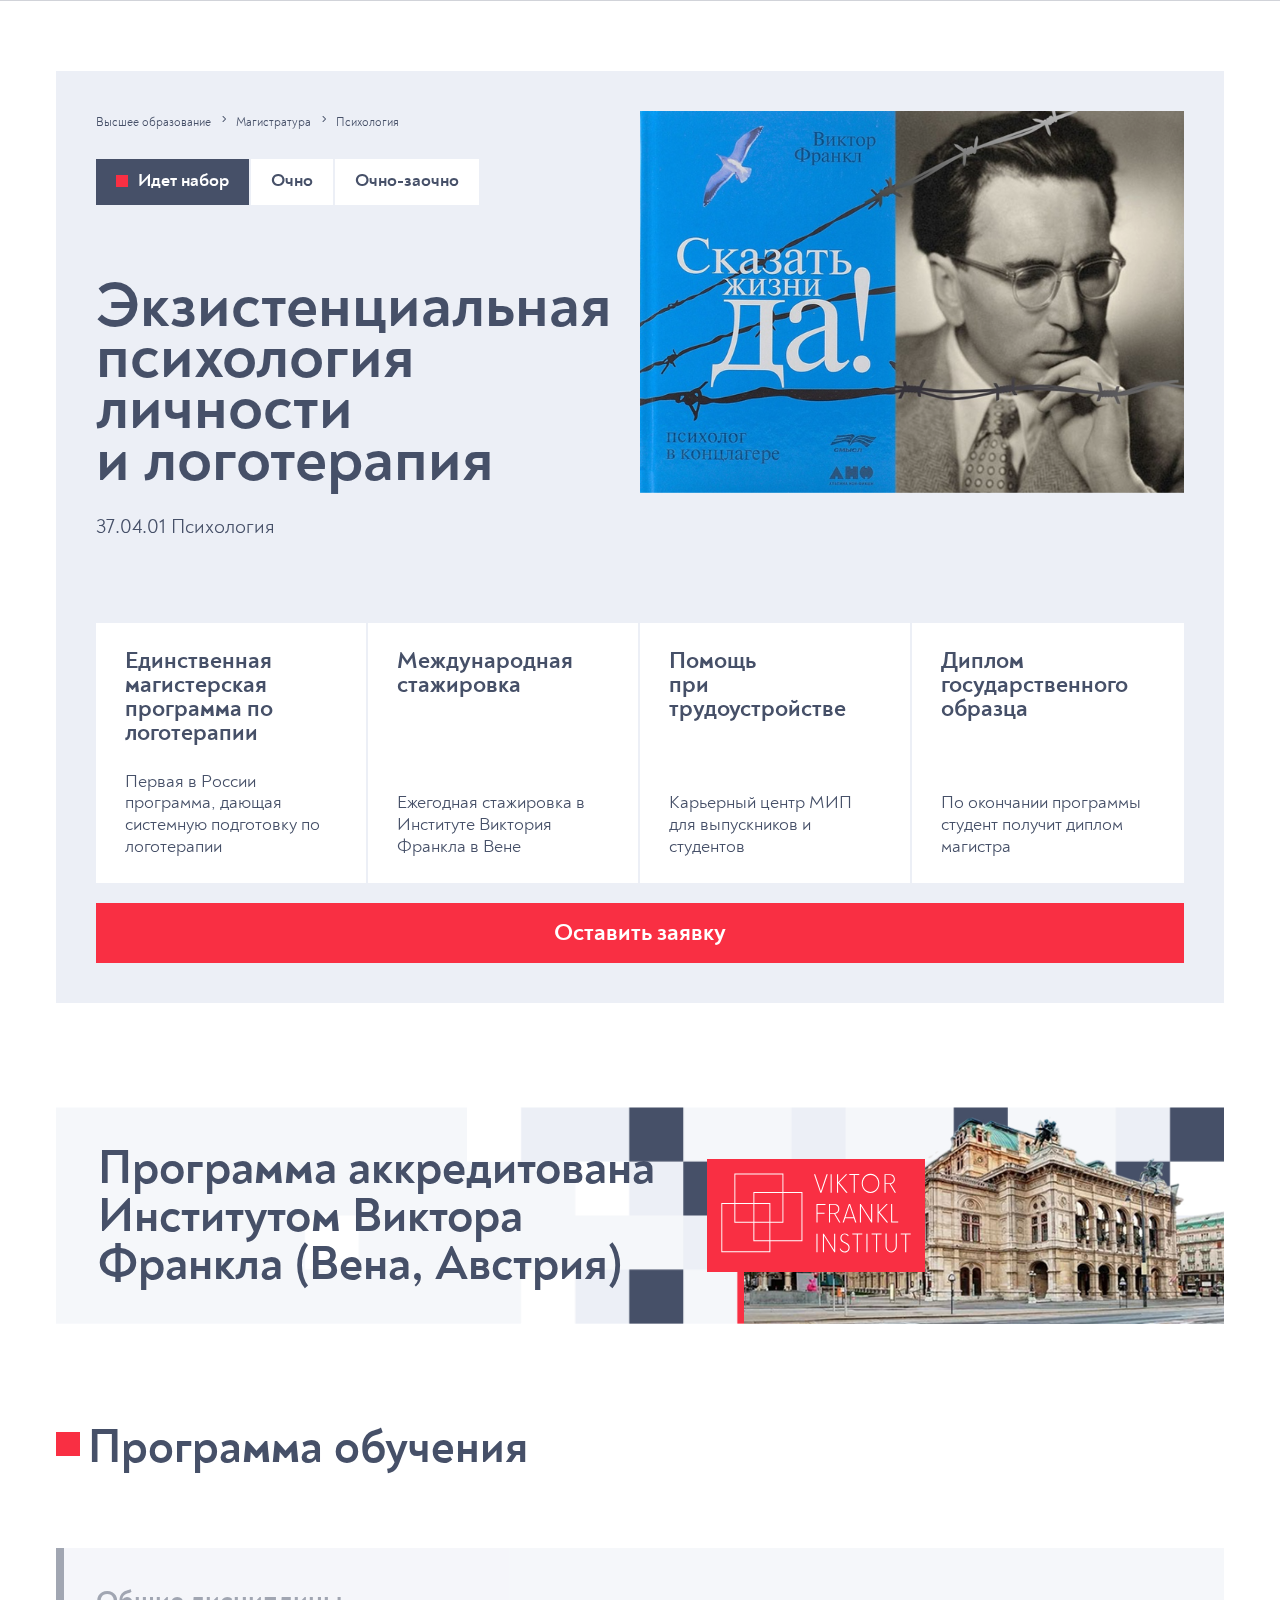
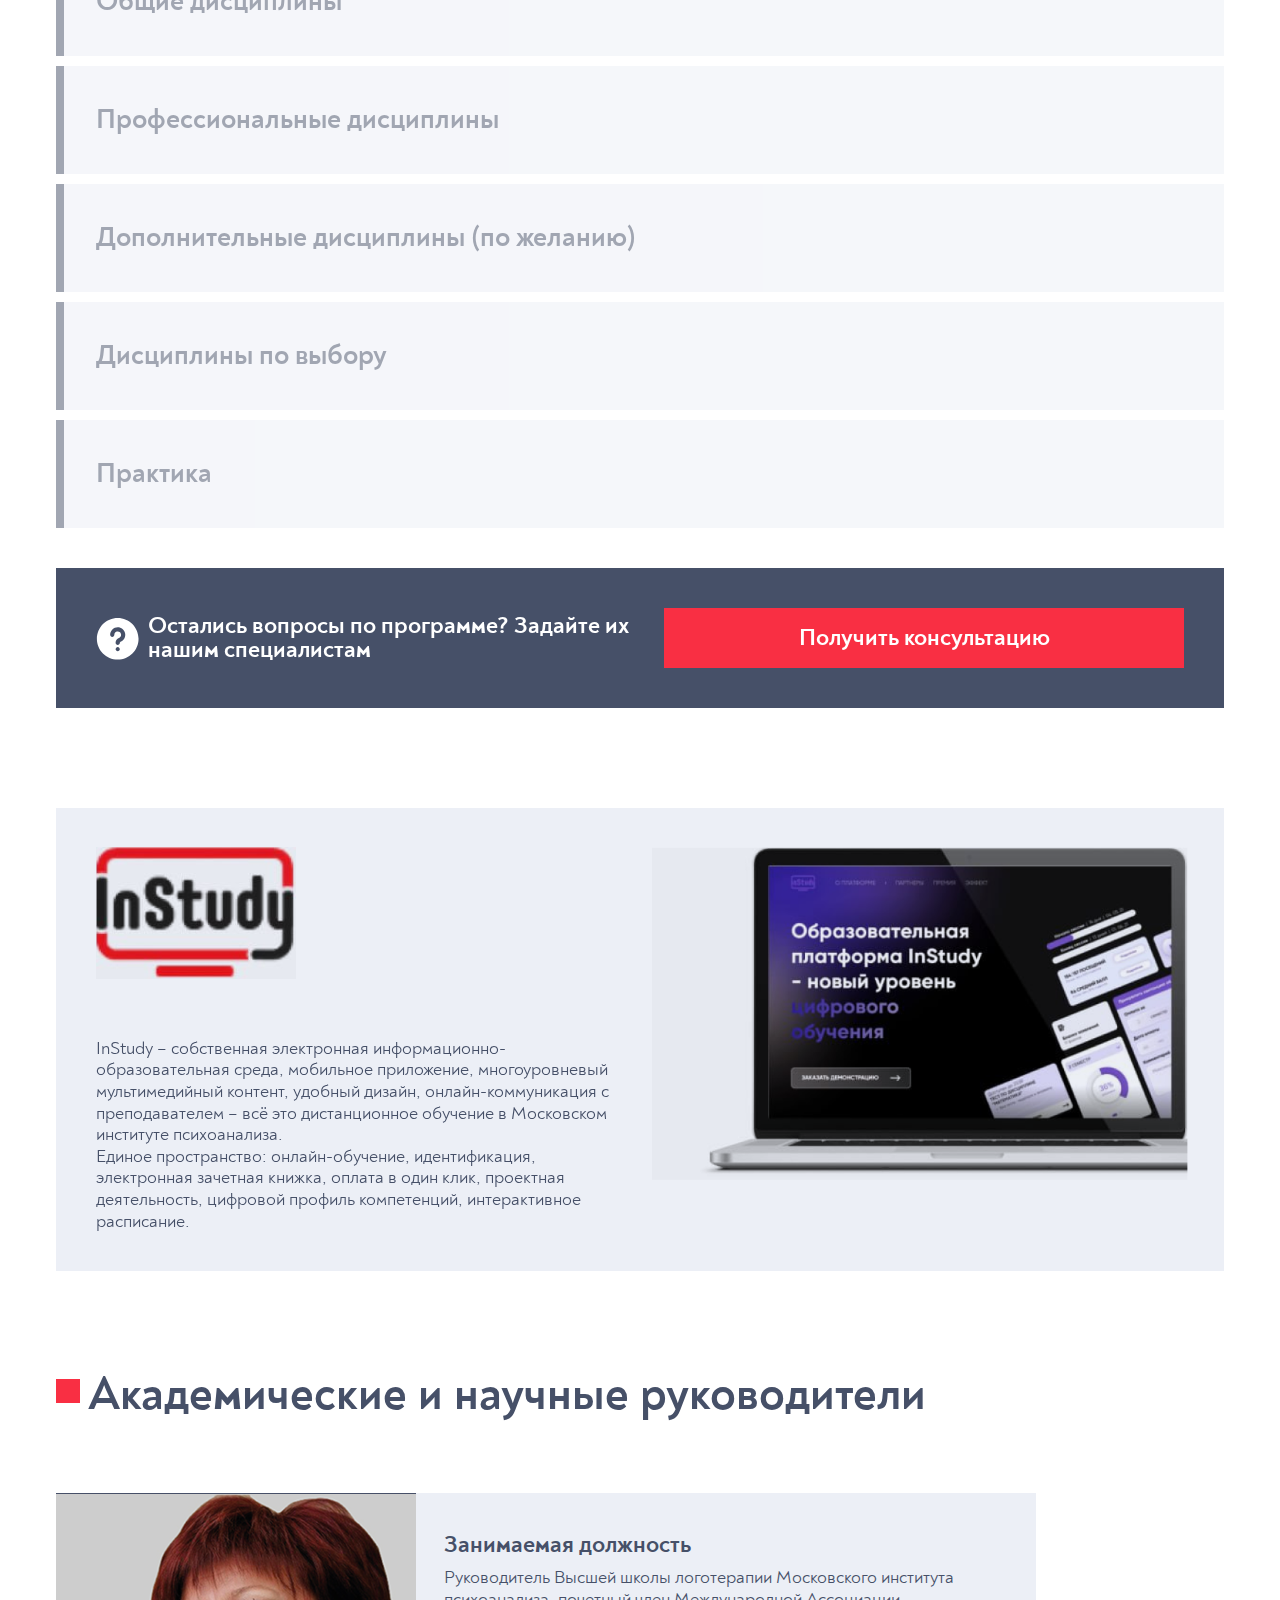
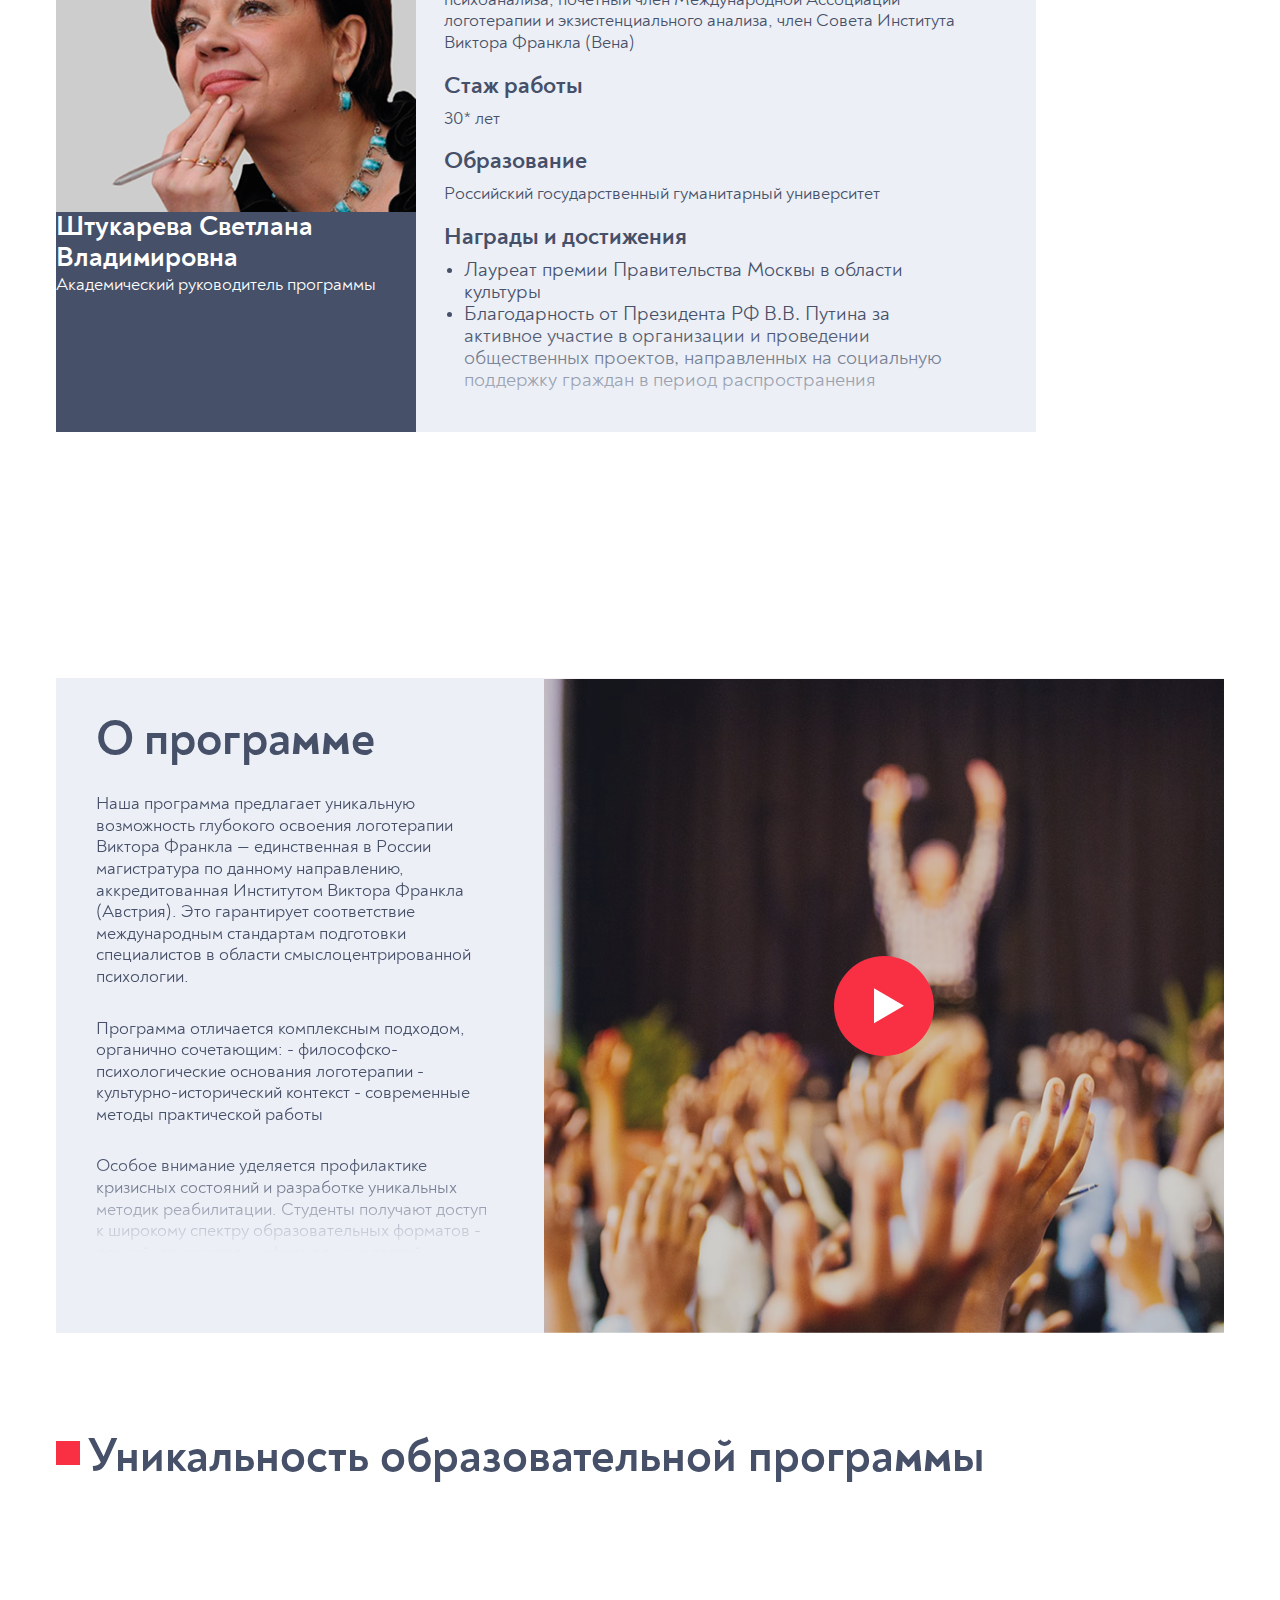
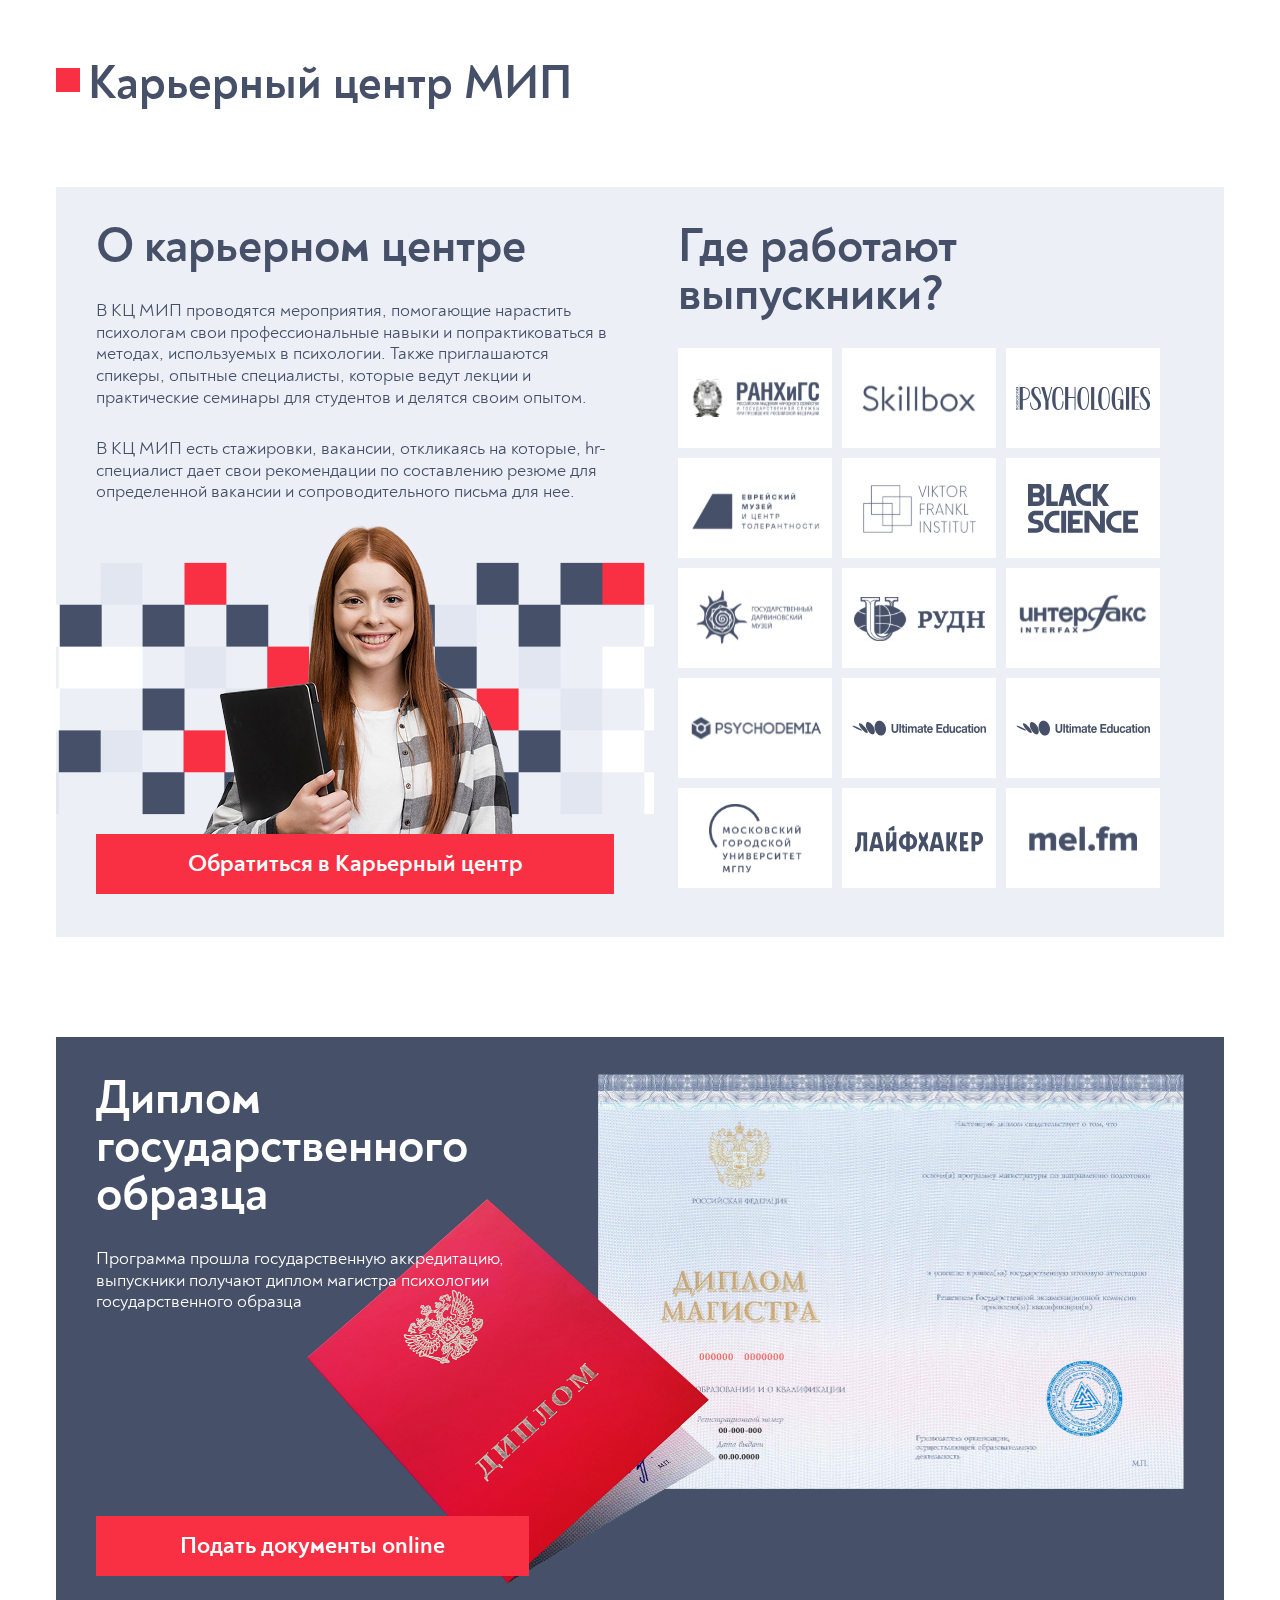
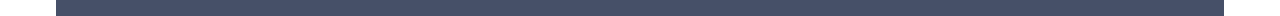
<file: index.html>
<!DOCTYPE html>
<html lang="en">
<head>
    <meta charset="UTF-8">
    <meta name="viewport" content="width=device-width, initial-scale=1.0">
    <title>Document</title>

    <!-- Link Swiper's CSS -->
    <link rel="stylesheet" href="https://cdn.jsdelivr.net/npm/swiper@11/swiper-bundle.min.css" />
    <!-- Syle CSS -->
    <link rel="stylesheet" href="./assets/scss/style.css">
</head>
<body>

    <div class="wrapper">

        <!-- Header -->
        <header class="header">
            <div class="container">
            </div>
        </header>
        <!-- Header end -->

        <main>

            <!-- Home -->
            <section class="home">
                <div class="container home-container">
                    <div class="home-content">
                        <div class="home-content__left">
                            <ul class="breadcrumb">
                                <li>
                                    <a href="#">Высшее образование</a>
                                </li>
                                <li>
                                    <img src="./assets/images/arrow-right.svg" alt="">
                                </li>
                                <li>
                                    <a href="#">Магистратура</a>
                                </li>
                                <li>
                                    <img src="./assets/images/arrow-right.svg" alt="">
                                </li>
                                <li>
                                    <a href="#">Психология</a>
                                </li>
                            </ul>
                            <ul class="home-link">
                                <li>
                                    <a href="#" class="active">Идет набор</a>
                                </li>
                                <li>
                                    <a href="#">Очно</a>
                                </li>
                                <li>
                                    <a href="#">Очно-заочно</a>
                                </li>
                            </ul>
                            <h2>Экзистенциальная психология личности <br> и логотерапия</h2>
                            <p class="description">37.04.01 Психология</p>
                        </div>
                        <div class="home-content__right">
                            <img src="./assets/images/home-card.png" alt="">
                        </div>
                    </div>
                    <ul class="home-text">
                        <li>
                            <h3>Единственная магистерская программа по логотерапии</h3>
                            <p>Первая в России программа, дающая системную подготовку по логотерапии</p>
                        </li>
                        <li>
                            <h3>Международная <br> стажировка</h3>
                            <p>Ежегодная стажировка в Институте Виктория Франкла в Вене </p>
                        </li>
                        <li>
                            <h3>Помощь <br>при трудоустройстве</h3>
                            <p>Карьерный центр МИП для выпускников и студентов</p>
                        </li>
                        <li>
                            <h3>Диплом государственного образца</h3>
                            <p>По окончании программы студент получит диплом магистра</p>
                        </li>
                    </ul>
                    <a href="#" class="btn-red">Оставить заявку</a>
                </div>
            </section>
            <!-- Home end -->

            <!-- Accredited -->
            <section class="accredited">
                <div class="container accredited-container">
                    <h2>Программа аккредитована Институтом Виктора Франкла (Вена, Австрия)</h2>
                    <div class="icon-1">
                        <img src="./assets/images/accredited-icon-1.svg" alt="">
                    </div>
                    <img src="./assets/images/accredited-bg-1.png" alt="" class="bg-img__1">
                    <img src="./assets/images/accredited-bg-1-mb.png" alt="" class="bg-img__1 mb">
                    <img src="./assets/images/accredited-bg-sm.png" alt="" class="bg-img__1 sm">
                    <img src="./assets/images/accredited-card.png" alt="" class="main-img">
                </div>
            </section>
            <!-- Accredited end -->

            <!-- Treaning -->
            <section class="treaning">
                <div class="container">
                    <h2 class="section_title">
                        <span></span>
                        Программа обучения
                    </h2>
                    <ul class="accordion-wrap">
                        <li class="accordion">
                            <button class="accordion-btn">Общие дисциплины</button>
                            <div class="accordion-body">
                                <div class="accordion-body__item">
                                    <ul>
                                        <li>История гуманистического движения в науке</li>
                                        <li>Философские основания экзистенциализма</li>
                                        <li>Экзистенциализм в мировом искусстве и литературе</li>
                                        <li>Экзистенциализм и религия</li>
                                        <li>Экзистенциальная психология</li>
                                        <li>История логотерапии</li>
                                        <li>Философские основания логотерапии и экзистенциального анализа</li>
                                        <li>Логотерапия для профилактики кризисов</li>
                                        <li>Методы и техники логотерапии</li>
                                        <li>Логотерапия неврозов: теория и практика</li>
                                        <li>Логотерапия при психопатологиях</li>
                                        <li>Логотерапия при неустранимых страданиях: трагическая триада</li>
                                        <li>Семейная логотерапия</li>
                                        <li>Групповая логотерапия</li>
                                        <li>Методология анализа единичного случая в логотерапии</li>
                                    </ul>
                                </div>
                            </div>
                        </li>
                        <li class="accordion">
                            <button class="accordion-btn">Профессиональные дисциплины</button>
                            <div class="accordion-body">
                                <div class="accordion-body__item">
                                    <ul>
                                        <li>История гуманистического движения в науке</li>
                                        <li>Философские основания экзистенциализма</li>
                                        <li>Экзистенциализм в мировом искусстве и литературе</li>
                                        <li>Экзистенциализм и религия</li>
                                        <li>Экзистенциальная психология</li>
                                        <li>История логотерапии</li>
                                        <li>Философские основания логотерапии и экзистенциального анализа</li>
                                        <li>Логотерапия для профилактики кризисов</li>
                                        <li>Методы и техники логотерапии</li>
                                        <li>Логотерапия неврозов: теория и практика</li>
                                        <li>Логотерапия при психопатологиях</li>
                                        <li>Логотерапия при неустранимых страданиях: трагическая триада</li>
                                        <li>Семейная логотерапия</li>
                                        <li>Групповая логотерапия</li>
                                        <li>Методология анализа единичного случая в логотерапии</li>
                                    </ul>
                                </div>
                            </div>
                        </li>
                        <li class="accordion">
                            <button class="accordion-btn">Дополнительные дисциплины (по желанию)</button>
                            <div class="accordion-body">
                                <div class="accordion-body__item">
                                    <ul>
                                        <li>История гуманистического движения в науке</li>
                                        <li>Философские основания экзистенциализма</li>
                                        <li>Экзистенциализм в мировом искусстве и литературе</li>
                                        <li>Экзистенциализм и религия</li>
                                        <li>Экзистенциальная психология</li>
                                        <li>История логотерапии</li>
                                        <li>Философские основания логотерапии и экзистенциального анализа</li>
                                        <li>Логотерапия для профилактики кризисов</li>
                                        <li>Методы и техники логотерапии</li>
                                        <li>Логотерапия неврозов: теория и практика</li>
                                        <li>Логотерапия при психопатологиях</li>
                                        <li>Логотерапия при неустранимых страданиях: трагическая триада</li>
                                        <li>Семейная логотерапия</li>
                                        <li>Групповая логотерапия</li>
                                        <li>Методология анализа единичного случая в логотерапии</li>
                                    </ul>
                                </div>
                            </div>
                        </li>
                        <li class="accordion">
                            <button class="accordion-btn">Дисциплины по выбору</button>
                            <div class="accordion-body">
                                <div class="accordion-body__item">
                                    <ul>
                                        <li>История гуманистического движения в науке</li>
                                        <li>Философские основания экзистенциализма</li>
                                        <li>Экзистенциализм в мировом искусстве и литературе</li>
                                        <li>Экзистенциализм и религия</li>
                                        <li>Экзистенциальная психология</li>
                                        <li>История логотерапии</li>
                                        <li>Философские основания логотерапии и экзистенциального анализа</li>
                                        <li>Логотерапия для профилактики кризисов</li>
                                        <li>Методы и техники логотерапии</li>
                                        <li>Логотерапия неврозов: теория и практика</li>
                                        <li>Логотерапия при психопатологиях</li>
                                        <li>Логотерапия при неустранимых страданиях: трагическая триада</li>
                                        <li>Семейная логотерапия</li>
                                        <li>Групповая логотерапия</li>
                                        <li>Методология анализа единичного случая в логотерапии</li>
                                    </ul>
                                </div>
                            </div>
                        </li>
                        <li class="accordion">
                            <button class="accordion-btn">Практика </button>
                            <div class="accordion-body">
                                <div class="accordion-body__item">
                                    <ul>
                                        <li>История гуманистического движения в науке</li>
                                        <li>Философские основания экзистенциализма</li>
                                        <li>Экзистенциализм в мировом искусстве и литературе</li>
                                        <li>Экзистенциализм и религия</li>
                                        <li>Экзистенциальная психология</li>
                                        <li>История логотерапии</li>
                                        <li>Философские основания логотерапии и экзистенциального анализа</li>
                                        <li>Логотерапия для профилактики кризисов</li>
                                        <li>Методы и техники логотерапии</li>
                                        <li>Логотерапия неврозов: теория и практика</li>
                                        <li>Логотерапия при психопатологиях</li>
                                        <li>Логотерапия при неустранимых страданиях: трагическая триада</li>
                                        <li>Семейная логотерапия</li>
                                        <li>Групповая логотерапия</li>
                                        <li>Методология анализа единичного случая в логотерапии</li>
                                    </ul>
                                </div>
                            </div>
                        </li>
                    </ul>
                    <div class="treaning-body">
                        <p>
                            <img src="./assets/images/question-icon.svg" alt="">
                            <span>Остались вопросы по программе? Задайте их нашим специалистам</span>
                        </p>
                        <a href="#" class="btn-red">Получить консультацию</a>
                    </div>
                    <div class="treaning-foot">
                        <div class="treaning-foot__left">
                            <img src="./assets/images/logo-1.png" alt="">
                            <ul>
                                <li>InStudy – собственная электронная информационно-образовательная среда, мобильное приложение, многоуровневый мультимедийный контент, удобный дизайн, онлайн-коммуникация с преподавателем – всё это дистанционное обучение в Московском институте психоанализа.</li>
                                <li>Единое пространство: онлайн-обучение, идентификация, электронная зачетная книжка, оплата в один клик, проектная деятельность, цифровой профиль компетенций, интерактивное расписание.</li>
                            </ul>
                        </div>
                        <div class="treaning-foot__right">
                            <img src="./assets/images/treaning-foot-card.png" alt="">
                        </div>
                    </div>
                </div>
            </section>
            <!-- Treaning end -->

            <!-- Leader -->
            <section class="leader">
                <div class="container">
                    <h2 class="section_title">
                        <span></span>
                        Академические и научные руководители
                    </h2>
                    <div class="leader-swp">
                        <div class="swiper">
                            <div class="swiper-wrapper">
                                <div class="swiper-slide">
                                    <div class="leader-card">
                                        <div class="leader-card__left">
                                            <div class="main-img">
                                                <img src="./assets/images/leader-card-1.png" alt="">
                                            </div>
                                            <h3>Штукарева Светлана Владимировна</h3>
                                            <p>Академический руководитель программы</p>
                                        </div>
                                        <div class="leader-card__right">
                                            <ul class="leader-card__right-list">
                                                <li>
                                                    <h3>Занимаемая должность</h3>
                                                    <p>Руководитель Высшей школы логотерапии Московского института психоанализа, почетный член Международной Ассоциации логотерапии и экзистенциального анализа, член Совета Института Виктора Франкла (Вена)</p>
                                                </li>
                                                <li>
                                                    <h3>Стаж работы</h3>
                                                    <p>30* лет</p>
                                                </li>
                                                <li>
                                                    <h3>Образование</h3>
                                                    <p>Российский государственный гуманитарный университет</p>
                                                </li>
                                                <li>
                                                    <h3>Награды и достижения</h3>
                                                    <ul>
                                                        <li>Лауреат премии Правительства Москвы в области культуры </li>
                                                        <li>Благодарность от Президента РФ В.В. Путина за активное участие в организации и проведении общественных проектов, направленных на социальную поддержку граждан в период распространения</li>
                                                    </ul>
                                                </li>
                                                <li>
                                                    <h3>Занимаемая должность</h3>
                                                    <p>Руководитель Высшей школы логотерапии Московского института психоанализа, почетный член Международной Ассоциации логотерапии и экзистенциального анализа, член Совета Института Виктора Франкла (Вена)</p>
                                                </li>
                                                <li>
                                                    <h3>Стаж работы</h3>
                                                    <p>30* лет</p>
                                                </li>
                                                <li>
                                                    <h3>Образование</h3>
                                                    <p>Российский государственный гуманитарный университет</p>
                                                </li>
                                                <li>
                                                    <h3>Награды и достижения</h3>
                                                    <ul>
                                                        <li>Лауреат премии Правительства Москвы в области культуры </li>
                                                        <li>Благодарность от Президента РФ В.В. Путина за активное участие в организации и проведении общественных проектов, направленных на социальную поддержку граждан в период распространения</li>
                                                    </ul>
                                                </li>
                                            </ul>
                                        </div>
                                    </div>
                                </div>
                            </div>
                        </div>
                    </div>
                </div>
            </section>
            <!-- Leader end -->

            <!-- Alohida -->

            <!-- about -->
            <section class="about">
                <div class="container">
                    <div class="about_text">
                        <h6>
                            О программе
                        </h6>
                        <div class="about_main_text">
                            <div class="about_content">
                                <p>
                                    Наша программа предлагает уникальную возможность глубокого освоения логотерапии Виктора Франкла — единственная в России магистратура по данному направлению, аккредитованная Институтом Виктора Франкла (Австрия). Это гарантирует соответствие международным стандартам подготовки специалистов в области смыслоцентрированной психологии.
                                </p>
                                <p>
                                    Программа отличается комплексным подходом, органично сочетающим:
                                    - философско-психологические основания логотерапии
                                    - культурно-исторический контекст
                                    - современные методы практической работы
                                </p>
                                <p>
                                    Особое внимание уделяется профилактике кризисных состояний и разработке уникальных методик реабилитации. Студенты получают доступ к широкому спектру образовательных форматов - лекций, семинаров, неформальных сессий, дискуссий, собраний, тренингов, тьюторских встреч, форумов, практикариумов, лабораторий, где создаются авторские проекты для решения актуальных задач психического благополучия.
                                </p>
                                <p>
                                    Наша программа предлагает уникальную возможность глубокого освоения логотерапии Виктора Франкла — единственная в России магистратура по данному направлению, аккредитованная Институтом Виктора Франкла (Австрия). Это гарантирует соответствие международным стандартам подготовки специалистов в области смыслоцентрированной психологии.
                                </p>
                                <p>
                                    Программа отличается комплексным подходом, органично сочетающим:
                                    - философско-психологические основания логотерапии
                                    - культурно-исторический контекст
                                    - современные методы практической работы
                                </p>
                                <p>
                                    Особое внимание уделяется профилактике кризисных состояний и разработке уникальных методик реабилитации. Студенты получают доступ к широкому спектру образовательных форматов - лекций, семинаров, неформальных сессий, дискуссий, собраний, тренингов, тьюторских встреч, форумов, практикариумов, лабораторий, где создаются авторские проекты для решения актуальных задач психического благополучия.
                                </p>
                            </div>
                        </div>
                    </div>
                    <div class="about_img">
                        <button class="about_play">
                            <svg width="30" height="36" viewBox="0 0 30 36" fill="none" xmlns="http://www.w3.org/2000/svg">
                                <path d="M30 17.7109L-3.43725e-06 35.2109L-1.90735e-06 0.210936L30 17.7109Z" fill="white"/>
                            </svg>
                        </button>
                        <img src="./assets/images/about_img.png" alt="">
                    </div>
                </div>
            </section>
            <!-- about -->

            <!-- program -->
            <section class="program">
                <div class="container">
                    <h3 class="section_title">
                        <span></span>
                        Уникальность образовательной программы
                    </h3>
                </div>
            </section>
            <!-- program -->

            <!-- career -->
            <section class="career">
                <div class="container">
                    <h3 class="section_title">
                        <span></span>
                        Карьерный центр МИП
                    </h3>
                    <div class="career_blocks">
                        <div class="career_left">
                            <h6>
                                О карьерном центре
                            </h6>
                            <p class="career_text">
                                В КЦ МИП проводятся мероприятия, помогающие нарастить психологам свои профессиональные навыки и попрактиковаться в методах, используемых в психологии. Также приглашаются спикеры, опытные специалисты, которые ведут лекции и практические семинары для студентов и делятся своим опытом.
                            </p>
                            <p>
                                В КЦ МИП есть стажировки, вакансии, откликаясь на которые, hr-специалист дает свои рекомендации по составлению резюме для определенной вакансии и сопроводительного письма для нее.
                            </p>
                            <div class="career_img">
                                <img class="career_bg" src="./assets/images/career_img.png" alt="">
                                <img class="career_bg_media" src="./assets/images/career_img_media.png" alt="">
                                <img class="career_woman" src="./assets/images/career_woman.png" alt="">
                            </div>
                            <a href="#" class="btn-red">
                                Обратиться в Карьерный центр
                            </a>
                        </div>
                        <div class="career_right">
                            <h6>
                                Где работают выпускники?
                            </h6>
                            <div class="career_logos">
                                <div class="career_logo">
                                    <img src="./assets/images/career1.svg" alt="">
                                </div>
                                <div class="career_logo">
                                    <img src="./assets/images/career2.svg" alt="">
                                </div>
                                <div class="career_logo">
                                    <img src="./assets/images/career3.svg" alt="">
                                </div>
                                <div class="career_logo">
                                    <img src="./assets/images/career4.svg" alt="">
                                </div>
                                <div class="career_logo">
                                    <img src="./assets/images/career5.svg" alt="">
                                </div>
                                <div class="career_logo">
                                    <img src="./assets/images/career6.svg" alt="">
                                </div>
                                <div class="career_logo">
                                    <img src="./assets/images/career7.svg" alt="">
                                </div>
                                <div class="career_logo">
                                    <img src="./assets/images/career8.svg" alt="">
                                </div>
                                <div class="career_logo">
                                    <img src="./assets/images/career9.svg" alt="">
                                </div>
                                <div class="career_logo">
                                    <img src="./assets/images/career10.svg" alt="">
                                </div>
                                <div class="career_logo">
                                    <img src="./assets/images/career11.svg" alt="">
                                </div>
                                <div class="career_logo">
                                    <img src="./assets/images/career12.svg" alt="">
                                </div>
                                <div class="career_logo">
                                    <img src="./assets/images/career13.svg" alt="">
                                </div>
                                <div class="career_logo">
                                    <img src="./assets/images/career14.svg" alt="">
                                </div>
                                <div class="career_logo">
                                    <img src="./assets/images/career15.svg" alt="">
                                </div>
                            </div>
                        </div>
                    </div>
                </div>
            </section>
            <!-- career -->

            <!-- diploma -->
            <section class="diploma">
                <div class="container">
                    <div class="diploma_in">
                        <div class="diploma_left">
                            <h6>
                                Диплом государственного образца
                            </h6>
                            <p>
                                Программа прошла государственную аккредитацию, выпускники получают диплом магистра психологии государственного образца
                            </p>
                            <a href="#" class="btn-red">
                                Подать документы online
                            </a>
                        </div>
                        <div class="diploma_right">
                            <img class="img_diploma_in" src="./assets/images/diploma_in.png" alt="">
                            <img class="diploma_img" src="./assets/images/diploma_img.png" alt="">
                        </div>
                    </div>
                </div>
            </section>
            <!-- diploma -->
        </main>

        <!-- Footer -->
        <footer class="footer">
            <div class="container"></div>
        </footer>
        <!-- Footer end -->

    </div>

    <!-- iMask JS -->
    <script src="./assets/js/iMask.js"></script>
    <!-- Swiper JS -->
    <script src="https://cdn.jsdelivr.net/npm/swiper@11/swiper-bundle.min.js"></script>
    <!-- JS file -->
    <script src="./assets/js/main.js"></script>

</body>
</html>
</file>
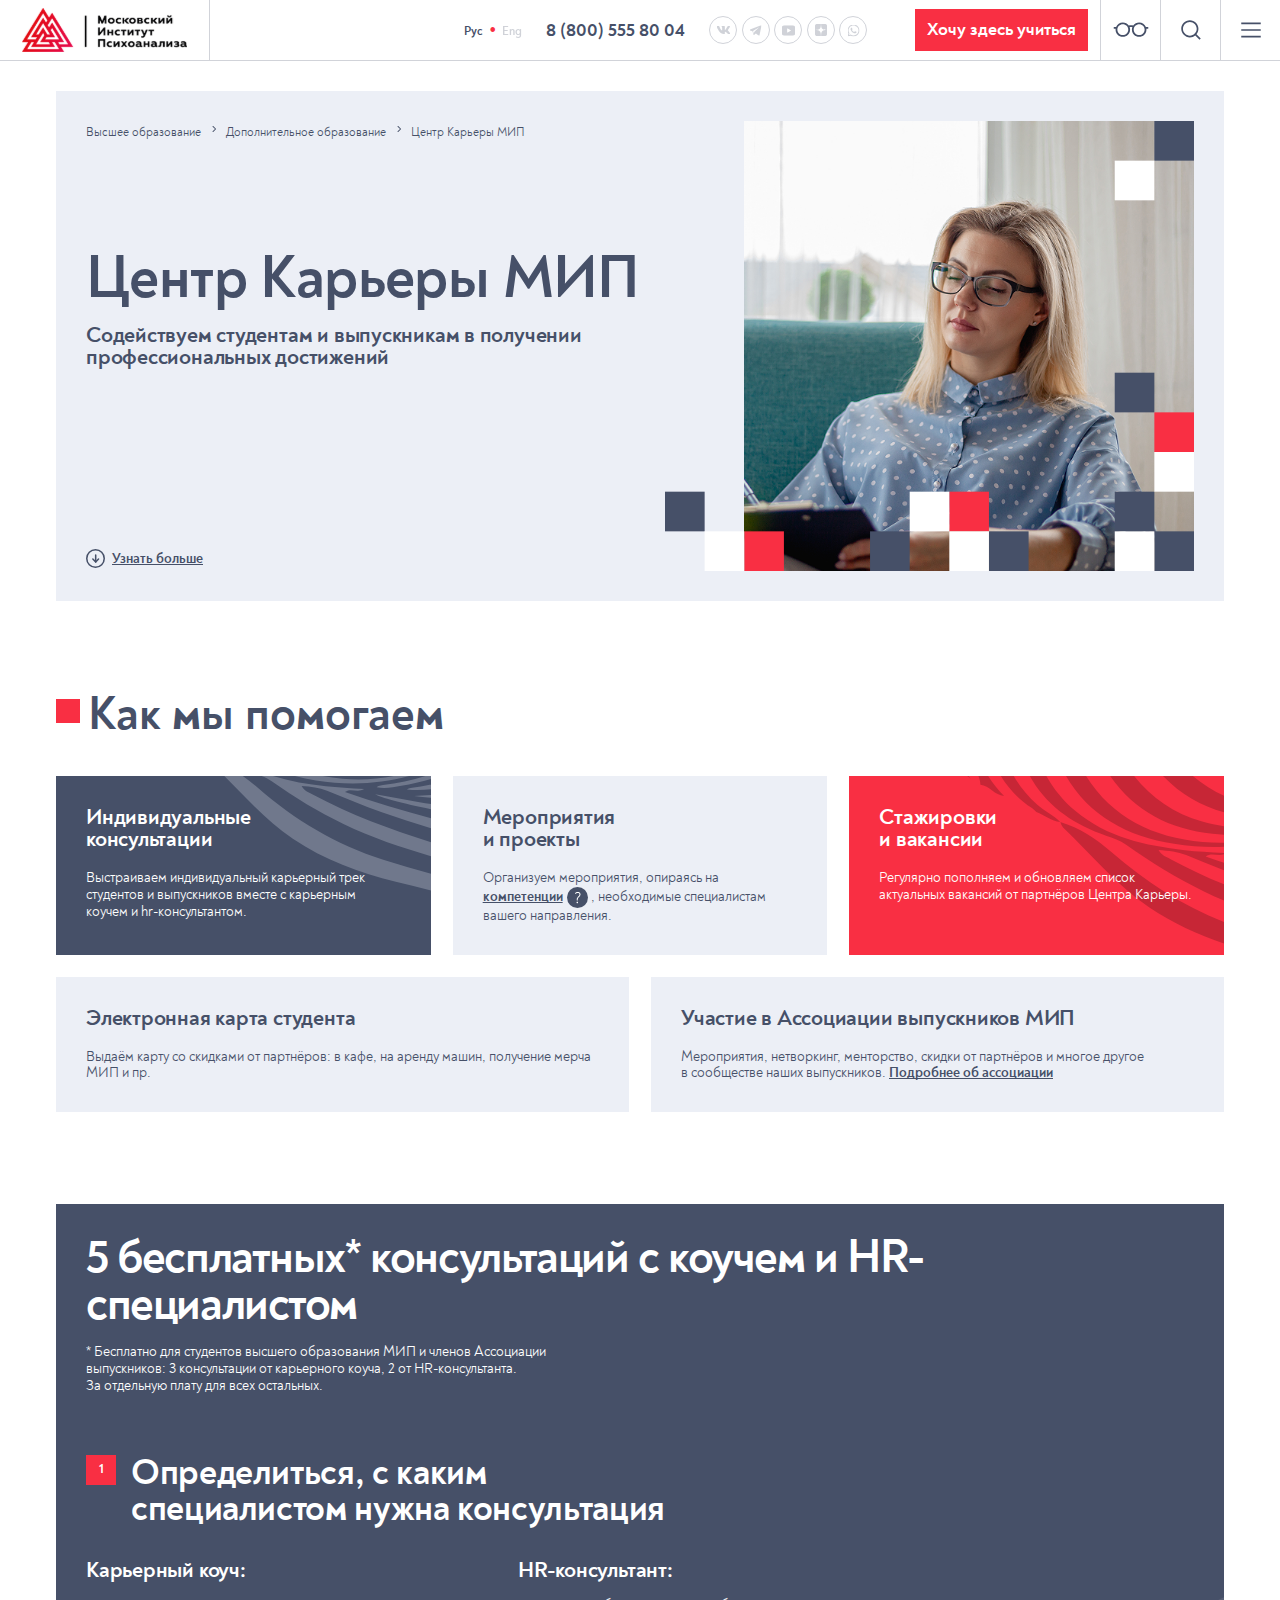
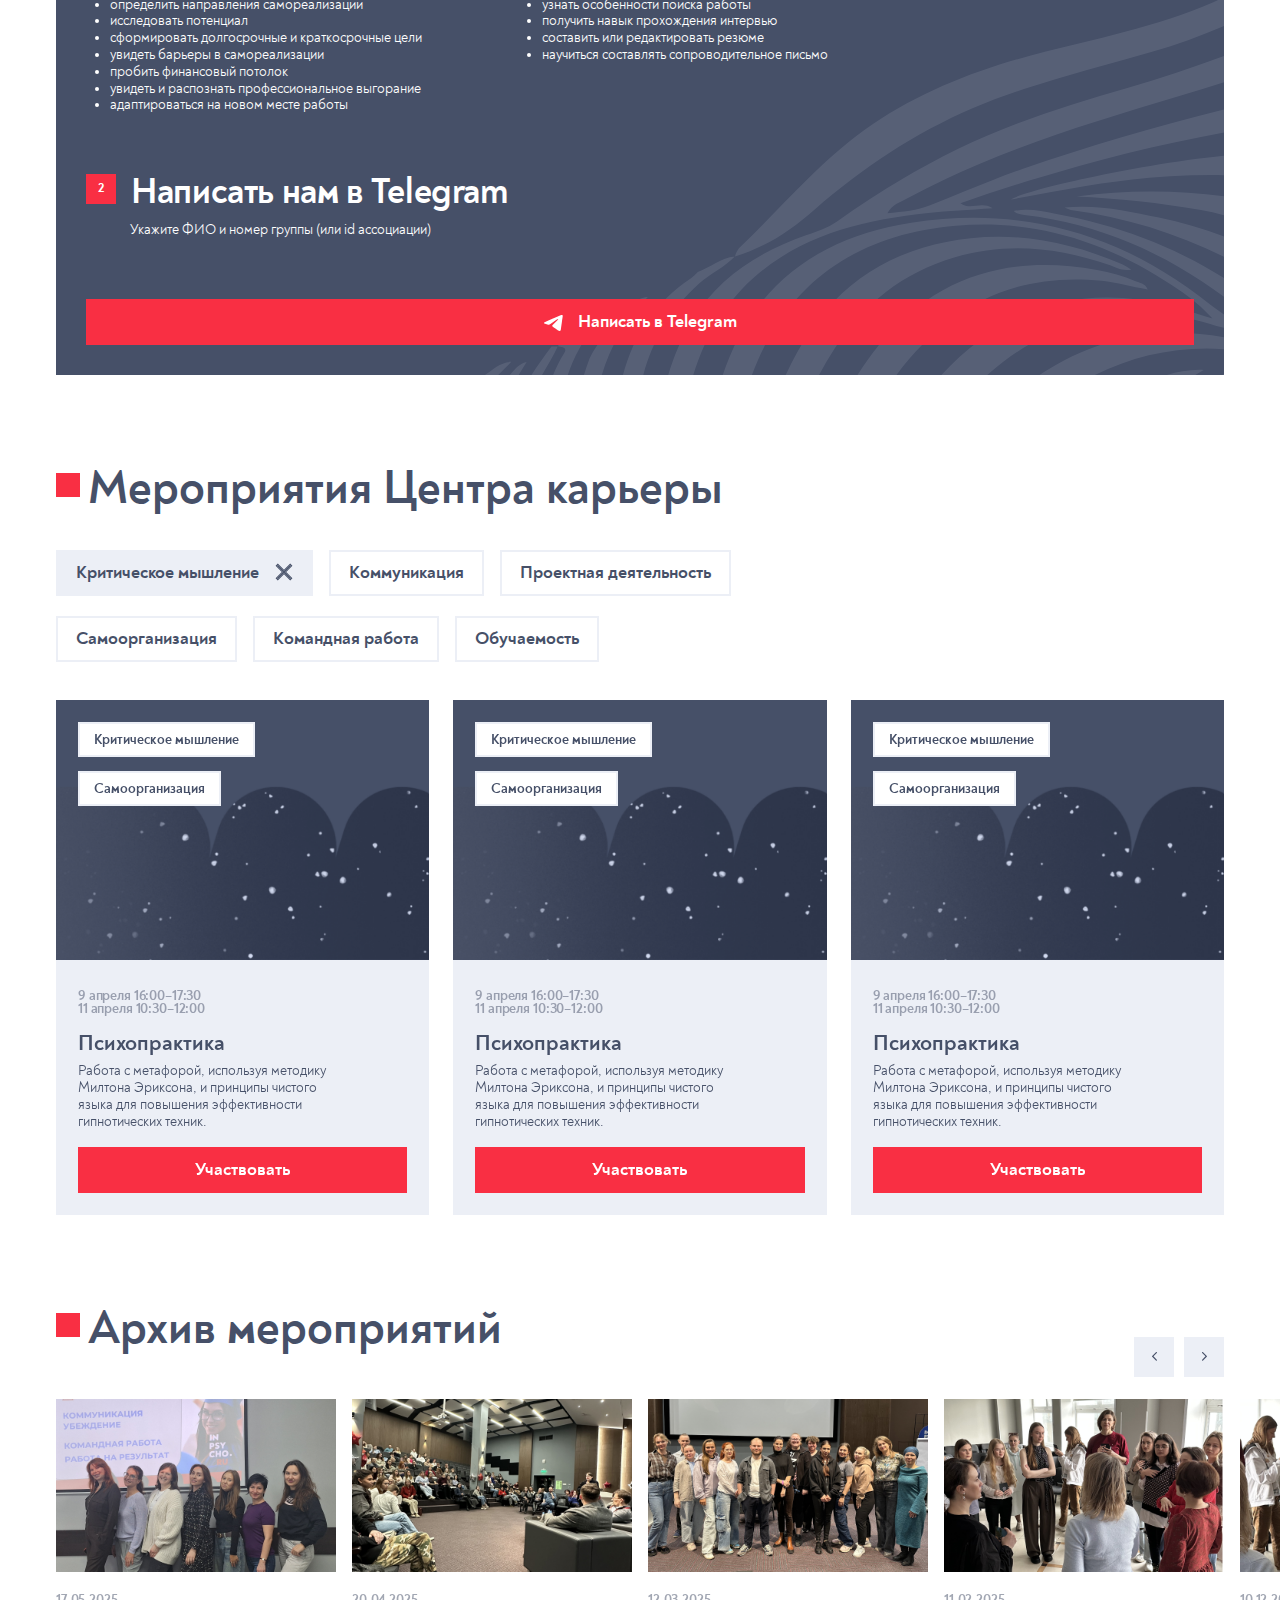
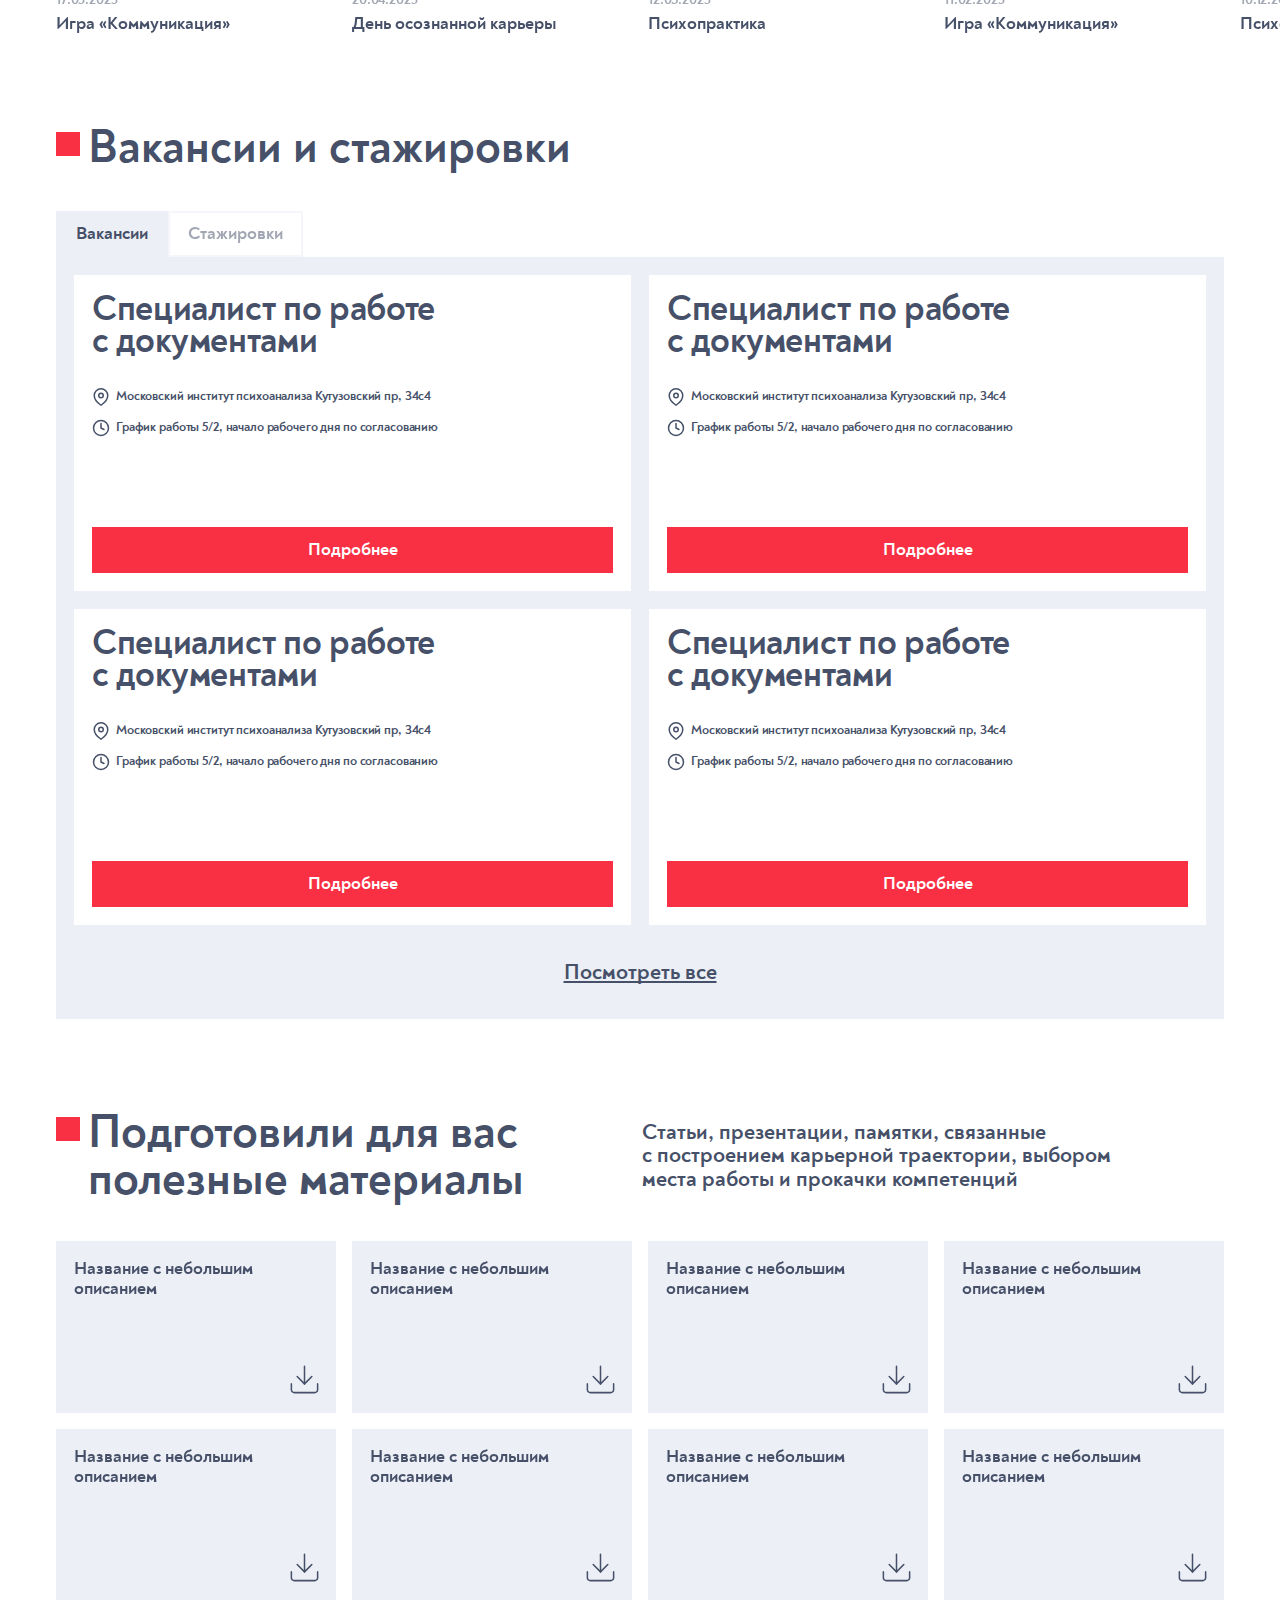
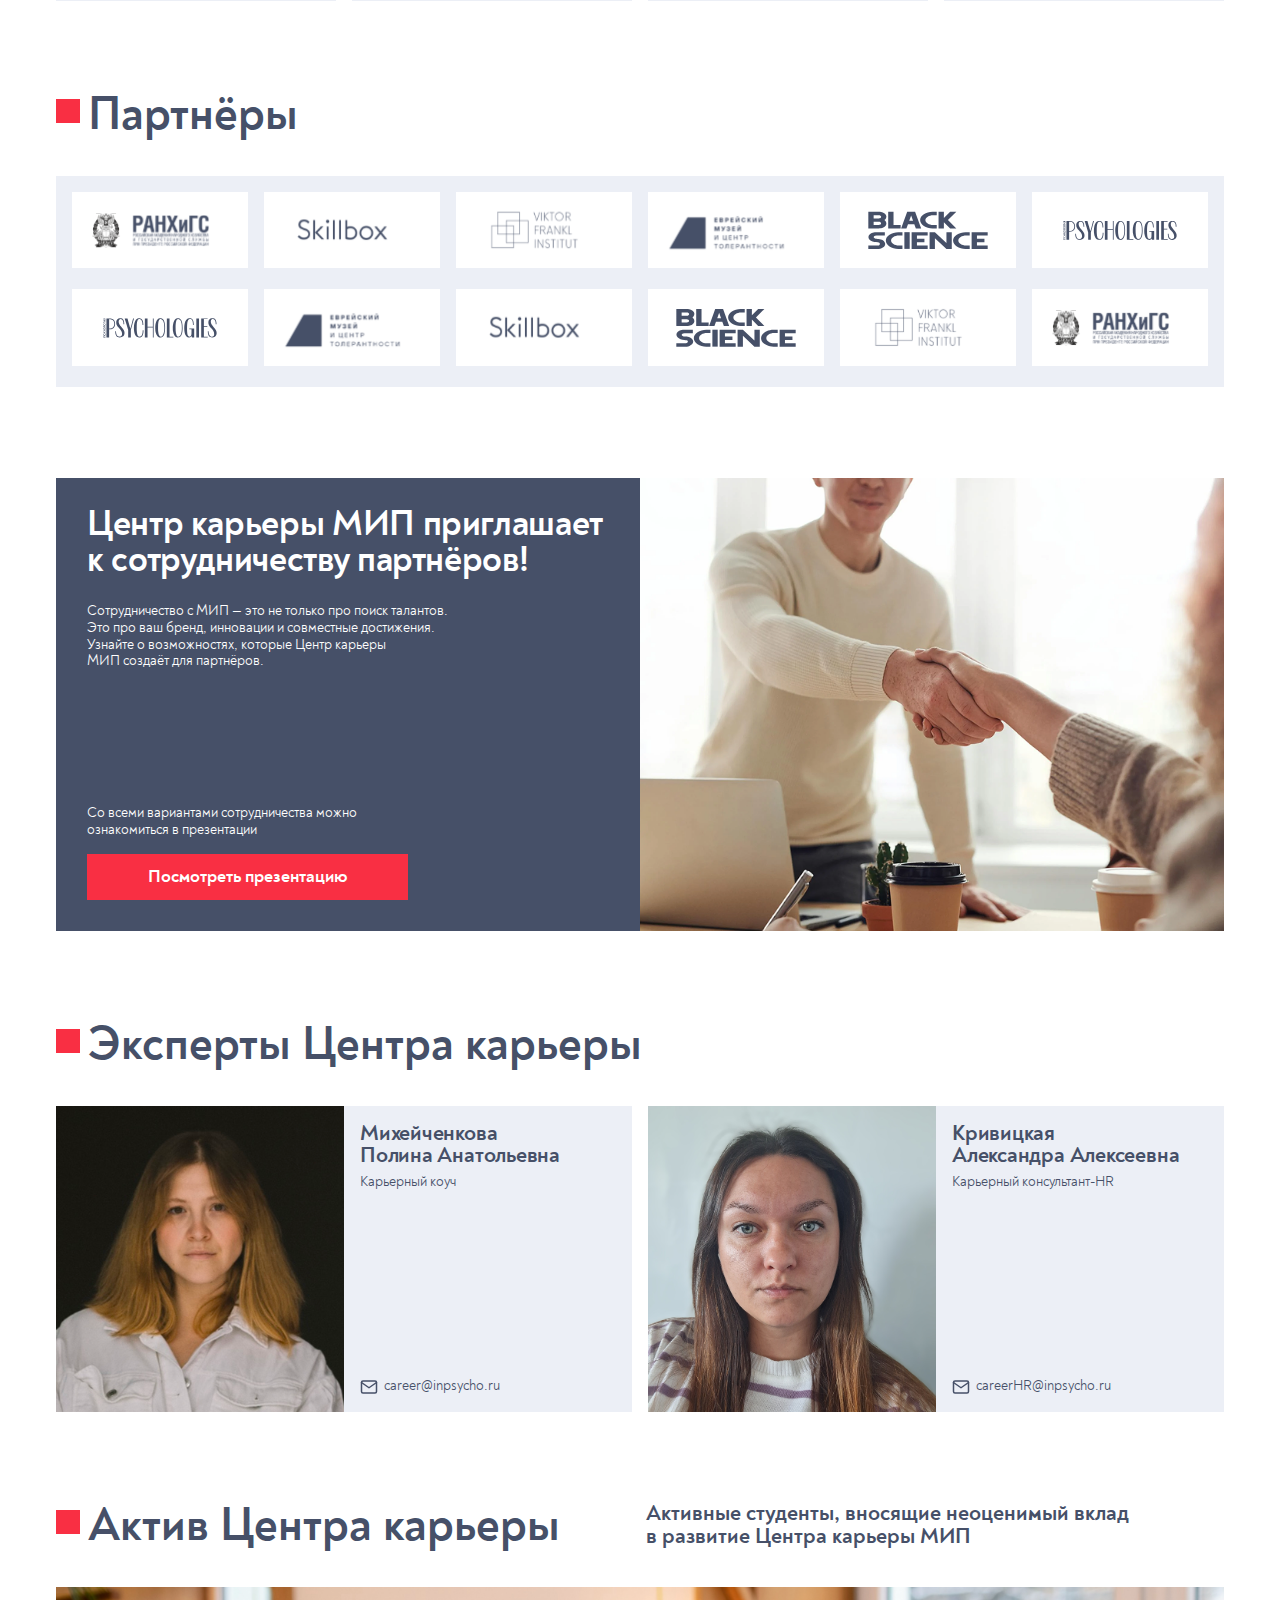
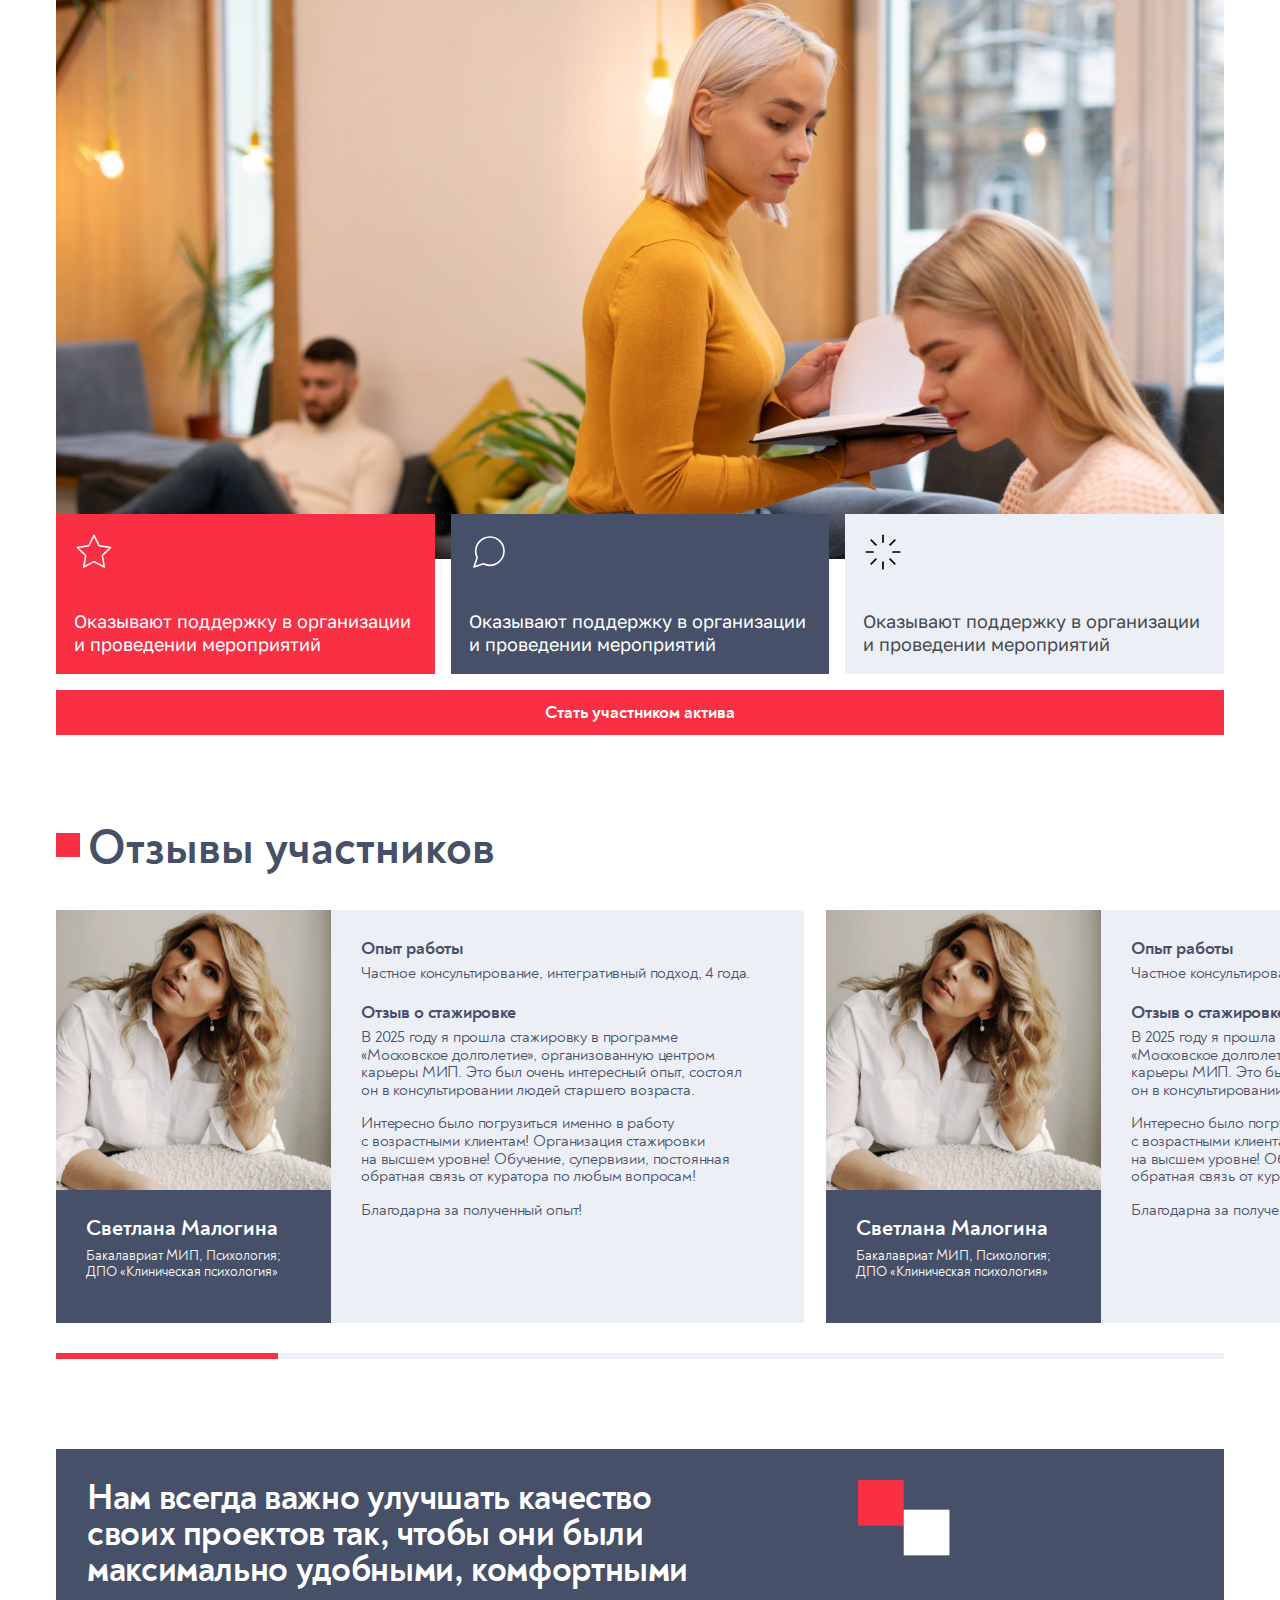
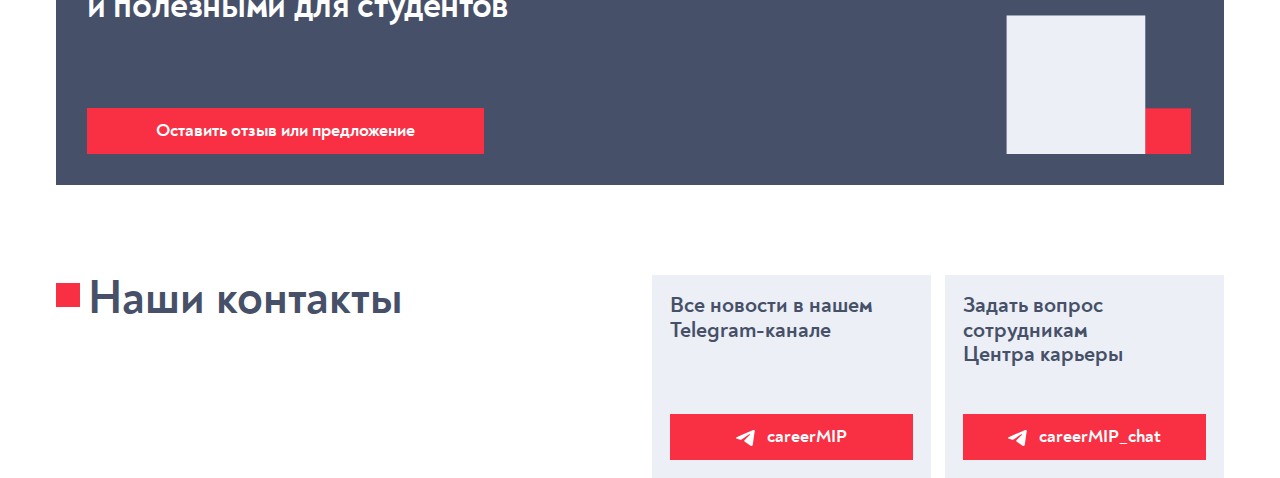
<file: career.html>
<!DOCTYPE html>
<html lang="en">
<head>
    <meta charset="UTF-8">
    <meta name="viewport" content="width=device-width, initial-scale=1.0">
    <title>Document</title>

    <!-- Link Swiper's CSS -->
    <link rel="stylesheet" href="https://cdn.jsdelivr.net/npm/swiper@11/swiper-bundle.min.css" />
    <!-- Syle CSS -->
    <link rel="stylesheet" href="./assets/scss/style.css">
</head>
<body>

    <div class="wrapper">

        <!-- Header -->
        <header class="header">
            <div class="container header-container">
                <a href="/" class="header-logo">
                    <img src="./assets/images/logo.svg" alt="">
                </a>
                <div class="header-content">
                    <div class="header-center">
                        <ul class="lang-list">
                            <li>
                                <a href="#" class="active">Рус</a>
                            </li>
                            <li>
                                <span>•</span>
                            </li>
                            <li>
                                <a href="#">Eng</a>
                            </li>
                        </ul>
                        <a href="tel:+8 (800) 555 80 04" class="phone-link">8 (800) 555 80 04</a>
                        <ul class="header-network">
                            <li>
                                <a href="#">
                                    <img src="./assets/images/header-network-1.svg" alt="">
                                </a>
                            </li>
                            <li>
                                <a href="#">
                                    <img src="./assets/images/header-network-2.svg" alt="">
                                </a>
                            </li>
                            <li>
                                <a href="#">
                                    <img src="./assets/images/header-network-3.svg" alt="">
                                </a>
                            </li>
                            <li>
                                <a href="#">
                                    <img src="./assets/images/header-network-4.svg" alt="">
                                </a>
                            </li>
                            <li>
                                <a href="#">
                                    <img src="./assets/images/header-network-5.svg" alt="">
                                </a>
                            </li>
                        </ul>
                    </div>
                    <div class="header-right">
                        <a href="#" class="btn-red">Хочу здесь учиться</a>
                        <ul class="header-right__btn">
                            <li>
                                <button>
                                    <img src="./assets/images/header-right-icon-1.svg" alt="">
                                </button>
                            </li>
                            <li>
                                <button>
                                    <img src="./assets/images/header-right-icon-2.svg" alt="">
                                </button>
                            </li>
                            <li>
                                <button>
                                    <img src="./assets/images/header-right-icon-3.svg" alt="">
                                </button>
                            </li>
                        </ul>
                    </div>
                </div>
            </div>
        </header>
        <!-- Header end -->

        <!-- Competence -->
        <section class="modal competence-modal">
            <div class="modal-bg"></div>
            <div class="modal-content">
                <button class="modal-close">
                    <img src="./assets/images/modal-close-icon.svg" alt="">
                </button>
                <div class="modal-content__text competence-modal__text">
                    <h2>Компетенции</h2>
                    <h3>В своей работе и при организации мероприятий Центр карьеры МИП опирается на универсальные компетенции, необходимые для успешной карьеры как в организации, так и в частной практике.</h3>
                    <p>*составлено на основе учебных планов МИП и анализа бизнес-компетенций.</p>
                    <ul>
                        <li>1) Системное и критическое мышление</li>
                        <li>2) Коммуникация</li>
                        <li>3) Разработка и реализация проектов</li>
                        <li>4) Командная работа и лидерство</li>
                        <li>5) Самоорганизация и саморазвитие</li>
                        <li>6) Умение учиться</li>
                    </ul>
                </div>
            </div>
        </section>
        <!-- Competence end -->

        <!-- Association -->
        <section class="modal association-modal">
            <div class="modal-bg"></div>
            <div class="modal-content">
                <button class="modal-close">
                    <img src="./assets/images/modal-close-icon.svg" alt="">
                </button>
                <h2>Уважаемые выпускники!</h2>
                <div class="modal-content__text association-modal__text">
                    <p>Управление развитие карьерой и взаимодействия с выпускниками (Центр карьеры - ЦК) рады сообщить вам о создании Ассоциации выпускников, которая даст каждому выпускнику еще бОльший толчок в развитии вашей карьеры и будет укреплять связь с ВУЗом, в котором вы получили профессию.</p>
                    <div class="association-modal__text-item">
                        <p>Бонусы, которые дадут вам карта выпускника и принадлежность к Ассоциации:</p>
                        <ul>
                            <li>скидки от партнеров (кафе и рестораны, досуг, одежда обувь и пр.)</li>
                            <li>доступ к мероприятиям ВУЗа, которые ЦК планирует реализовывать для студентов (встречи с известными психологами, проектные школы с партнерами ВУЗа, индивидуальные консультации и пр.)</li>
                            <li>возможность стать почетным ментором ВУЗа, быть наставником для студентов</li>
                            <li>реализацию ваших идей с поддержкой ВУЗа</li>
                            <li>мероприятия для выпускников (квесты, квизы, корпоративы выпускников, командировки в города России и экскурсии)</li>
                        </ul>
                    </div>
                    <h3>
                        <span></span>
                        Годовой членский взнос в Ассоциацию будет составлять 5000 руб.
                    </h3>
                    <div class="btns">
                        <a href="#" class="btn-red">Оплатить</a>
                        <a href="https://t.me/graduateMIP" target="_blank" class="btn-dark">
                            <img src="./assets/images/telegram.svg" alt="">
                            <span>Telegram-канал</span>
                        </a>
                    </div>
                </div>
            </div>
        </section>
        <!-- Association end -->

        <!-- Vacancy modal -->
        <section class="modal vacancy-modal">
            <div class="modal-bg"></div>
            <div class="modal-content">
                <button class="modal-close">
                    <img src="./assets/images/modal-close-icon.svg" alt="">
                </button>
                <h2>Специалист по работе с документами</h2>
                <div class="modal-content__text">
                    <div class="text">
                        <div class="text-item">
                            <img src="./assets/images/map-pin.svg" alt="">
                            <p>Московский институт психоанализа Кутузовский пр, 34с4</p>
                        </div>
                        <div class="text-item">
                            <img src="./assets/images/clock.svg" alt="">
                            <p>График работы 5/2, начало рабочего дня по согласованию</p>
                        </div>
                        <div class="text-item">
                            <img src="./assets/images/user-check.svg" alt="">
                            <p>Очное присутствие в офисе</p>
                        </div>
                        <div class="text-item">
                            <img src="./assets/images/calendar.svg" alt="">
                            <p>Проектная занятость (июнь–сентябрь)</p>
                        </div>
                    </div>
                    <div class="text-2">
                        <h4>Обязанности:</h4>
                        <ul>
                            <li>Обработка входящих заявлений на поступление в системе + проверка документов</li>
                            <li>Консультация абитуриентов по документам, необходимым для поступления, по вопросам подписания документов, оплаты обучения, приказов о зачислении и пр.</li>
                        </ul>
                    </div>
                    <h3>Для отклика напишите нам в Telegram <br>(укажите название вакансии и ФИО, прикрепите к сообщению своё резюме в pdf-формате)</h3>
                    <a href="#" class="btn-red">
                        <img src="./assets/images/telegram.svg" alt="">
                        <span>Написать в Telegram</span>
                    </a>
                </div>
            </div>
        </section>
        <!-- Vacancy modal end -->

        <!-- Internship modal -->
        <section class="modal internship-modal">
            <div class="modal-bg"></div>
            <div class="modal-content">
                <button class="modal-close">
                    <img src="./assets/images/modal-close-icon.svg" alt="">
                </button>
                <h2>Очная стажировка «Московское долголетие»</h2>
                <div class="modal-content__text">
                    <div class="text">
                        <div class="text-item">
                            <img src="./assets/images/calendar.svg" alt="">
                            <p>Даты проведения тренингов:</p>
                        </div>
                        <ul>
                            <li>Апрель: 15.17.22,24,29</li>
                            <li>Май: 13.15.20,22.27.29</li>
                            <li>Июнь: 3,5,10,12</li>
                        </ul>
                    </div>
                    <div class="text-content">
                        <h4>Требования к кандидатам:</h4>
                        <ul>
                            <li>Только выпускники и студенты с высшим психологическим образованием (“переподготовка“, не подходит)</li>
                        </ul>
                    </div>
                    <div class="text-content">
                        <h4>Дополнительная иформация:</h4>
                        <ul>
                            <li>По окончанию стажировки выдаётся сертификат о повышении квалификации «Психологические практики работы с людьми старшего возраста» (стажировка бесплатная!)</li>
                            <li>В ДПО будет входить:</li>
                            <li>обучение 7–12.04</li>
                            <li>15 очных групповых сессий* в 10 центрах московского долголетия (вы будете работать вместе с опытным тренером)</li>
                            <li>групповые супервизии</li>
                        </ul>
                    </div>
                    <h3>Для отклика напишите нам в Telegram <br>(укажите название вакансии и ФИО, прикрепите к сообщению своё резюме в pdf-формате)</h3>
                    <a href="#" class="btn-red">
                        <img src="./assets/images/telegram.svg" alt="">
                        <span>Написать в Telegram</span>
                    </a>
                </div>
            </div>
        </section>
        <!-- Internship modal end -->

        <main>

            <!-- Career home -->
            <section class="career-home">
                <div class="container career-home__container">
                    <div class="career-home__left">
                        <div>
                            <ul class="breadcrumb">
                                <li>
                                    <a href="#">Высшее образование</a>
                                </li>
                                <li>
                                    <img src="./assets/images/arrow-right.svg" alt="">
                                </li>
                                <li>
                                    <a href="#">Дополнительное образование</a>
                                </li>
                                <li>
                                    <img src="./assets/images/arrow-right.svg" alt="">
                                </li>
                                <li>
                                    <a href="#">Центр Карьеры МИП</a>
                                </li>
                            </ul>
                            <h2>Центр Карьеры МИП</h2>
                            <p>Cодействуем студентам и выпускникам в получении профессиональных достижений</p>
                        </div>
                        <a href="#" class="more-link">
                            <svg width="25" height="25" viewBox="0 0 25 25" fill="none" xmlns="http://www.w3.org/2000/svg">
                                <path d="M9.00017 13.2491L12.7502 16.9991L16.5002 13.2491" stroke="#465068" stroke-width="2" stroke-linecap="round" stroke-linejoin="round" />
                                <path d="M12.7504 17V8" stroke="#465068" stroke-width="2" stroke-linecap="round" stroke-linejoin="round" />
                                <circle cx="12.5" cy="12.5" r="11.5" stroke="#465068" stroke-width="2" />
                            </svg>
                            <span>Узнать больше</span>
                        </a>
                    </div>
                    <div class="career-home__right">
                        <img src="./assets/images/career-home-card.png" alt="" class="main-img">
                        <img src="./assets/images/career-home-bg.svg" alt="" class="bg-img">
                        <img src="./assets/images/career-home-bg-sm.svg" alt="" class="bg-img sm">
                    </div>
                </div>
            </section>
            <!-- Career home end -->

            <!-- Help -->
            <section class="help">
                <div class="container">
                    <h2 class="section_title">
                        <span></span>
                        Как мы помогаем
                    </h2>
                    <ul class="help-card__wrap">
                        <li class="help-card">
                            <h3>Индивидуальные <br> консультации</h3>
                            <p>Выстраиваем индивидуальный карьерный трек студентов и выпускников вместе с карьерным коучем и hr-консультантом.</p>
                            <img src="./assets/images/help-card-icon-1.svg" alt="" class="bg-img">
                        </li>
                        <li class="help-card">
                            <h3>Мероприятия <br> и проекты</h3>
                            <p>Организуем мероприятия, опираясь на <a href="#" class="competence-modal__open">компетенции <img src="./assets/images/interrogation.svg" alt=""></a> , необходимые специалистам вашего направления.</p>
                        </li>
                        <li class="help-card">
                            <h3>Стажировки <br> и вакансии</h3>
                            <p>Регулярно пополняем и обновляем список актуальных вакансий от партнёров Центра Карьеры.</p>
                            <img src="./assets/images/help-card-icon-2.svg" alt="" class="bg-img">
                        </li>
                        <li class="help-card">
                            <h3>Электронная карта студента</h3>
                            <p>Выдаём карту со скидками от партнёров: в кафе, на аренду машин, получение мерча МИП и пр.</p>
                        </li>
                        <li class="help-card">
                            <h3>Участие в Ассоциации выпускников МИП</h3>
                            <p>Мероприятия, нетворкинг, менторство, скидки от партнёров и многое другое в сообществе наших выпускников. <a href="#" class="association-modal__open">Подробнее об ассоциации</a></p>
                        </li>
                    </ul>
                    <div class="help-content">
                        <img src="./assets/images/help-content-bg.svg" alt="" class="bg-img">
                        <div class="help-content__head">
                            <h3 class="title">5 бесплатных* консультаций с коучем и HR-специалистом</h3>
                            <p class="description">* Бесплатно для студентов высшего образования МИП и членов Ассоциации выпускников: 3 консультации от карьерного коуча, 2 от HR-консультанта. <br>За отдельную плату для всех остальных.</p>
                        </div>
                        <div class="help-content__item">
                            <h3>
                                <span class="number">1</span>
                                Определиться, с каким специалистом нужна консультация
                            </h3>
                            <div class="text">
                                <div class="text-item">
                                    <h4>Карьерный коуч:</h4>
                                    <ul>
                                        <li>определить направления самореализации</li>
                                        <li>исследовать потенциал</li>
                                        <li>сформировать долгосрочные и краткосрочные цели</li>
                                        <li>увидеть барьеры в самореализации</li>
                                        <li>пробить финансовый потолок</li>
                                        <li>увидеть и распознать профессиональное выгорание</li>
                                        <li>адаптироваться на новом месте работы</li>
                                    </ul>
                                </div>
                                <div class="text-item">
                                    <h4>HR-консультант:</h4>
                                    <ul>
                                        <li>узнать особенности поиска работы</li>
                                        <li>получить навык прохождения интервью</li>
                                        <li>составить или редактировать резюме</li>
                                        <li>научиться составлять сопроводительное письмо</li>
                                    </ul>
                                </div>
                            </div>
                        </div>
                        <div class="help-content__item">
                            <h3>
                                <span class="number">2</span>
                                Написать нам в Telegram
                            </h3>
                            <p>Укажите ФИО и номер группы (или id ассоциации)</p>
                        </div>
                        <a href="#" class="btn-red">
                            <img src="./assets/images/telegram.svg" alt="">
                            <span>Написать в Telegram</span>
                        </a>
                    </div>
                </div>
            </section>
            <!-- Help end -->

            <!-- Skills -->
            <section class="skills">
                <div class="container">
                    <h2 class="section_title">
                        <span></span>
                        Мероприятия Центра карьеры
                    </h2>
                    <div class="skills-head">
                        <button class="filter-btn">
                            <img src="./assets/images/filter-icon.svg" alt="">
                        </button>
                        <ul class="skills-navs">
                            <li>
                                <a href="#" class="active">
                                    <span>Критическое мышление</span>
                                    <img src="./assets/images/times-bold.svg" alt="">
                                </a>
                            </li>
                            <li>
                                <a href="#">
                                    <span>Коммуникация</span>
                                    <img src="./assets/images/times-bold.svg" alt="">
                                </a>
                            </li>
                            <li>
                                <a href="#">
                                    <span>Проектная деятельность</span>
                                    <img src="./assets/images/times-bold.svg" alt="">
                                </a>
                            </li>
                            <li>
                                <a href="#">
                                    <span>Самоорганизация</span>
                                    <img src="./assets/images/times-bold.svg" alt="">
                                </a>
                            </li>
                            <li>
                                <a href="#">
                                    <span>Командная работа</span>
                                    <img src="./assets/images/times-bold.svg" alt="">
                                </a>
                            </li>
                            <li>
                                <a href="#">
                                    <span>Обучаемость</span>
                                    <img src="./assets/images/times-bold.svg" alt="">
                                </a>
                            </li>
                        </ul>
                        <div class="swp-btn__wrap">
                            <button class="swp-btn swp-btn__prev">
                                <svg width="5" height="9" viewBox="0 0 5 9" fill="none" xmlns="http://www.w3.org/2000/svg">
                                    <path d="M4.79144 7.65994L1.50861 4.36531L4.79144 1.07075C5.03552 0.825785 5.03552 0.428611 4.79144 0.18365C4.54735 -0.0612282 4.1516 -0.0612282 3.90752 0.18365L0.182814 3.9218C0.0656057 4.03947 -0.000244535 4.19896 -0.000244521 4.36531C-0.000244506 4.53174 0.0656058 4.69123 0.182814 4.8089L3.90752 8.54699C4.15161 8.79195 4.54736 8.79195 4.79144 8.54699C5.03552 8.30204 5.03552 7.90489 4.79144 7.65994Z" fill="#465068" />
                                </svg>
                            </button>
                            <button class="swp-btn swp-btn__next">
                                <svg width="5" height="9" viewBox="0 0 5 9" fill="none" xmlns="http://www.w3.org/2000/svg">
                                    <path d="M0.182926 7.65994L3.46576 4.36531L0.182927 1.07075C-0.0611565 0.825784 -0.0611565 0.42861 0.182927 0.183649C0.42701 -0.0612292 0.82276 -0.0612291 1.06684 0.183649L4.79155 3.9218C4.90876 4.03947 4.97461 4.19896 4.97461 4.36531C4.97461 4.53174 4.90876 4.69123 4.79155 4.8089L1.06684 8.54699C0.82276 8.79195 0.42701 8.79195 0.182926 8.54699C-0.0611572 8.30204 -0.0611572 7.90489 0.182926 7.65994Z" fill="#465068" />
                                </svg>
                            </button>
                        </div>
                    </div>
                    <div class="swiper">
                        <div class="swiper-wrapper">
                            <div class="swiper-slide skills-card">
                                <div class="skills-card__head">
                                    <ul>
                                        <li>
                                            <a href="#">Критическое мышление</a>
                                        </li>
                                        <li>
                                            <a href="#">Самоорганизация</a>
                                        </li>
                                    </ul>
                                    <img src="./assets/images/skills-card-bg.png" alt="" class="main-img">
                                </div>
                                <div class="skills-card__body">
                                    <div>
                                        <ul>
                                            <li>9 апреля 16:00–17:30</li>
                                            <li>11 апреля 10:30–12:00</li>
                                        </ul>
                                        <h3>Психопрактика</h3>
                                        <p>Работа с метафорой, используя методику Милтона Эриксона, и принципы чистого языка для повышения эффективности гипнотических техник.</p>
                                    </div>
                                    <a href="#" class="btn-red">Участвовать</a>
                                </div>
                            </div>
                            <div class="swiper-slide skills-card">
                                <div class="skills-card__head">
                                    <ul>
                                        <li>
                                            <a href="#">Критическое мышление</a>
                                        </li>
                                        <li>
                                            <a href="#">Самоорганизация</a>
                                        </li>
                                    </ul>
                                    <img src="./assets/images/skills-card-bg.png" alt="" class="main-img">
                                </div>
                                <div class="skills-card__body">
                                    <div>
                                        <ul>
                                            <li>9 апреля 16:00–17:30</li>
                                            <li>11 апреля 10:30–12:00</li>
                                        </ul>
                                        <h3>Психопрактика</h3>
                                        <p>Работа с метафорой, используя методику Милтона Эриксона, и принципы чистого языка для повышения эффективности гипнотических техник.</p>
                                    </div>
                                    <a href="#" class="btn-red">Участвовать</a>
                                </div>
                            </div>
                            <div class="swiper-slide skills-card">
                                <div class="skills-card__head">
                                    <ul>
                                        <li>
                                            <a href="#">Критическое мышление</a>
                                        </li>
                                        <li>
                                            <a href="#">Самоорганизация</a>
                                        </li>
                                    </ul>
                                    <img src="./assets/images/skills-card-bg.png" alt="" class="main-img">
                                </div>
                                <div class="skills-card__body">
                                    <div>
                                        <ul>
                                            <li>9 апреля 16:00–17:30</li>
                                            <li>11 апреля 10:30–12:00</li>
                                        </ul>
                                        <h3>Психопрактика</h3>
                                        <p>Работа с метафорой, используя методику Милтона Эриксона, и принципы чистого языка для повышения эффективности гипнотических техник.</p>
                                    </div>
                                    <a href="#" class="btn-red">Участвовать</a>
                                </div>
                            </div>
                        </div>
                    </div>
                </div>
            </section>
            <!-- Skills end -->

            <!-- Archive -->
            <section class="archive">
                <div class="container">
                    <div class="archive-head">
                        <h2 class="section_title">
                            <span></span>
                            Архив мероприятий
                        </h2>
                        <div class="swp-btn__wrap">
                            <button class="swp-btn swp-btn__prev">
                                <svg width="5" height="9" viewBox="0 0 5 9" fill="none" xmlns="http://www.w3.org/2000/svg">
                                    <path d="M4.79144 7.65994L1.50861 4.36531L4.79144 1.07075C5.03552 0.825785 5.03552 0.428611 4.79144 0.18365C4.54735 -0.0612282 4.1516 -0.0612282 3.90752 0.18365L0.182814 3.9218C0.0656057 4.03947 -0.000244535 4.19896 -0.000244521 4.36531C-0.000244506 4.53174 0.0656058 4.69123 0.182814 4.8089L3.90752 8.54699C4.15161 8.79195 4.54736 8.79195 4.79144 8.54699C5.03552 8.30204 5.03552 7.90489 4.79144 7.65994Z" fill="#465068" />
                                </svg>
                            </button>
                            <button class="swp-btn swp-btn__next">
                                <svg width="5" height="9" viewBox="0 0 5 9" fill="none" xmlns="http://www.w3.org/2000/svg">
                                    <path d="M0.182926 7.65994L3.46576 4.36531L0.182927 1.07075C-0.0611565 0.825784 -0.0611565 0.42861 0.182927 0.183649C0.42701 -0.0612292 0.82276 -0.0612291 1.06684 0.183649L4.79155 3.9218C4.90876 4.03947 4.97461 4.19896 4.97461 4.36531C4.97461 4.53174 4.90876 4.69123 4.79155 4.8089L1.06684 8.54699C0.82276 8.79195 0.42701 8.79195 0.182926 8.54699C-0.0611572 8.30204 -0.0611572 7.90489 0.182926 7.65994Z" fill="#465068" />
                                </svg>
                            </button>
                        </div>
                    </div>
                    <div class="swiper">
                        <div class="swiper-wrapper">
                            <div class="swiper-slide archive-card">
                                <div class="archive-card__head">
                                    <img src="./assets/images/archive-card-1.png" alt="">
                                </div>
                                <p>17.05.2025</p>
                                <h3>Игра «Коммуникация»</h3>
                            </div>
                            <div class="swiper-slide archive-card">
                                <div class="archive-card__head">
                                    <img src="./assets/images/archive-card-2.png" alt="">
                                </div>
                                <p>20.04.2025</p>
                                <h3>День осознанной карьеры</h3>
                            </div>
                            <div class="swiper-slide archive-card">
                                <div class="archive-card__head">
                                    <img src="./assets/images/archive-card-3.png" alt="">
                                </div>
                                <p>12.03.2025</p>
                                <h3>Психопрактика</h3>
                            </div>
                            <div class="swiper-slide archive-card">
                                <div class="archive-card__head">
                                    <img src="./assets/images/archive-card-4.png" alt="">
                                </div>
                                <p>11.02.2025</p>
                                <h3>Игра «Коммуникация»</h3>
                            </div>
                            <div class="swiper-slide archive-card">
                                <div class="archive-card__head">
                                    <img src="./assets/images/archive-card-5.png" alt="">
                                </div>
                                <p>10.12.2024</p>
                                <h3>Психопрактика</h3>
                            </div>
                        </div>
                    </div>
                    <div class="swp-scrollbar"></div>
                </div>
            </section>
            <!-- Archive end -->

            <!-- Job -->
            <section class="job">
                <div class="container">
                    <h2 class="section_title">
                        <span></span>
                        Вакансии и стажировки
                    </h2>
                    <ul class="tab-head">
                        <li class="active">Вакансии</li>
                        <li>Стажировки</li>
                    </ul>
                    <div class="tab-body">
                        <div class="tab-item active">
                            <div class="job-card__wrap">
                                <div class="job-card">
                                    <div>
                                        <h3>Специалист по работе с документами</h3>
                                        <ul>
                                            <li>
                                                <img src="./assets/images/location-icon.svg" alt="">
                                                <p>Московский институт психоанализа Кутузовский пр, 34с4</p>
                                            </li>
                                            <li>
                                                <img src="./assets/images/clock-icon.svg" alt="">
                                                <p>График работы 5/2, начало рабочего дня по согласованию</p>
                                            </li>
                                        </ul>
                                    </div>
                                    <a href="#" class="btn-red vacancy-modal__open">Подробнее</a>
                                </div>
                                <div class="job-card">
                                    <div>
                                        <h3>Специалист по работе с документами</h3>
                                        <ul>
                                            <li>
                                                <img src="./assets/images/location-icon.svg" alt="">
                                                <p>Московский институт психоанализа Кутузовский пр, 34с4</p>
                                            </li>
                                            <li>
                                                <img src="./assets/images/clock-icon.svg" alt="">
                                                <p>График работы 5/2, начало рабочего дня по согласованию</p>
                                            </li>
                                        </ul>
                                    </div>
                                    <a href="#" class="btn-red vacancy-modal__open">Подробнее</a>
                                </div>
                                <div class="job-card">
                                    <div>
                                        <h3>Специалист по работе с документами</h3>
                                        <ul>
                                            <li>
                                                <img src="./assets/images/location-icon.svg" alt="">
                                                <p>Московский институт психоанализа Кутузовский пр, 34с4</p>
                                            </li>
                                            <li>
                                                <img src="./assets/images/clock-icon.svg" alt="">
                                                <p>График работы 5/2, начало рабочего дня по согласованию</p>
                                            </li>
                                        </ul>
                                    </div>
                                    <a href="#" class="btn-red vacancy-modal__open">Подробнее</a>
                                </div>
                                <div class="job-card">
                                    <div>
                                        <h3>Специалист по работе с документами</h3>
                                        <ul>
                                            <li>
                                                <img src="./assets/images/location-icon.svg" alt="">
                                                <p>Московский институт психоанализа Кутузовский пр, 34с4</p>
                                            </li>
                                            <li>
                                                <img src="./assets/images/clock-icon.svg" alt="">
                                                <p>График работы 5/2, начало рабочего дня по согласованию</p>
                                            </li>
                                        </ul>
                                    </div>
                                    <a href="#" class="btn-red vacancy-modal__open">Подробнее</a>
                                </div>
                            </div>
                            <div class="more-link">
                                <a href="#">Посмотреть все</a>
                            </div>
                        </div>
                        <div class="tab-item">
                            <div class="job-card__wrap">
                                <div class="job-card">
                                    <div>
                                        <h3>Специалист по работе с документами 2</h3>
                                        <ul>
                                            <li>
                                                <img src="./assets/images/location-icon.svg" alt="">
                                                <p>Московский институт психоанализа Кутузовский пр, 34с4</p>
                                            </li>
                                            <li>
                                                <img src="./assets/images/clock-icon.svg" alt="">
                                                <p>График работы 5/2, начало рабочего дня по согласованию</p>
                                            </li>
                                        </ul>
                                    </div>
                                    <a href="#" class="btn-red internship-modal__open">Подробнее</a>
                                </div>
                                <div class="job-card">
                                    <div>
                                        <h3>Специалист по работе с документами</h3>
                                        <ul>
                                            <li>
                                                <img src="./assets/images/location-icon.svg" alt="">
                                                <p>Московский институт психоанализа Кутузовский пр, 34с4</p>
                                            </li>
                                            <li>
                                                <img src="./assets/images/clock-icon.svg" alt="">
                                                <p>График работы 5/2, начало рабочего дня по согласованию</p>
                                            </li>
                                        </ul>
                                    </div>
                                    <a href="#" class="btn-red internship-modal__open">Подробнее</a>
                                </div>
                                <div class="job-card">
                                    <div>
                                        <h3>Специалист по работе с документами</h3>
                                        <ul>
                                            <li>
                                                <img src="./assets/images/location-icon.svg" alt="">
                                                <p>Московский институт психоанализа Кутузовский пр, 34с4</p>
                                            </li>
                                            <li>
                                                <img src="./assets/images/clock-icon.svg" alt="">
                                                <p>График работы 5/2, начало рабочего дня по согласованию</p>
                                            </li>
                                        </ul>
                                    </div>
                                    <a href="#" class="btn-red internship-modal__open">Подробнее</a>
                                </div>
                                <div class="job-card">
                                    <div>
                                        <h3>Специалист по работе с документами</h3>
                                        <ul>
                                            <li>
                                                <img src="./assets/images/location-icon.svg" alt="">
                                                <p>Московский институт психоанализа Кутузовский пр, 34с4</p>
                                            </li>
                                            <li>
                                                <img src="./assets/images/clock-icon.svg" alt="">
                                                <p>График работы 5/2, начало рабочего дня по согласованию</p>
                                            </li>
                                        </ul>
                                    </div>
                                    <a href="#" class="btn-red internship-modal__open">Подробнее</a>
                                </div>
                            </div>
                            <div class="more-link">
                                <a href="#">Посмотреть все</a>
                            </div>
                        </div>
                    </div>
                </div>
            </section>
            <!-- Job end -->

            <!-- Material -->
            <section class="material">
                <div class="container">
                    <div class="material-head">
                        <h2 class="section_title">
                            <span></span>
                            Подготовили для вас полезные материалы
                        </h2>
                        <p>Статьи, презентации, памятки, связанные с построением карьерной траектории, выбором места работы и прокачки компетенций</p>
                        <div class="swp-btn__wrap">
                            <button class="swp-btn swp-btn__prev">
                                <svg width="5" height="9" viewBox="0 0 5 9" fill="none" xmlns="http://www.w3.org/2000/svg">
                                    <path d="M4.79144 7.65994L1.50861 4.36531L4.79144 1.07075C5.03552 0.825785 5.03552 0.428611 4.79144 0.18365C4.54735 -0.0612282 4.1516 -0.0612282 3.90752 0.18365L0.182814 3.9218C0.0656057 4.03947 -0.000244535 4.19896 -0.000244521 4.36531C-0.000244506 4.53174 0.0656058 4.69123 0.182814 4.8089L3.90752 8.54699C4.15161 8.79195 4.54736 8.79195 4.79144 8.54699C5.03552 8.30204 5.03552 7.90489 4.79144 7.65994Z" fill="#465068" />
                                </svg>
                            </button>
                            <button class="swp-btn swp-btn__next">
                                <svg width="5" height="9" viewBox="0 0 5 9" fill="none" xmlns="http://www.w3.org/2000/svg">
                                    <path d="M0.182926 7.65994L3.46576 4.36531L0.182927 1.07075C-0.0611565 0.825784 -0.0611565 0.42861 0.182927 0.183649C0.42701 -0.0612292 0.82276 -0.0612291 1.06684 0.183649L4.79155 3.9218C4.90876 4.03947 4.97461 4.19896 4.97461 4.36531C4.97461 4.53174 4.90876 4.69123 4.79155 4.8089L1.06684 8.54699C0.82276 8.79195 0.42701 8.79195 0.182926 8.54699C-0.0611572 8.30204 -0.0611572 7.90489 0.182926 7.65994Z" fill="#465068" />
                                </svg>
                            </button>
                        </div>
                    </div>
                    <div class="swiper">
                        <div class="swiper-wrapper material-card__wrap">
                            <div class="swiper-slide material-card">
                                <p>Название с небольшим описанием</p>
                                <a href="#">
                                    <img src="./assets/images/download-link.svg" alt="">
                                </a>
                            </div>
                            <div class="swiper-slide material-card">
                                <p>Название с небольшим описанием</p>
                                <a href="#">
                                    <img src="./assets/images/download-link.svg" alt="">
                                </a>
                            </div>
                            <div class="swiper-slide material-card">
                                <p>Название с небольшим описанием</p>
                                <a href="#">
                                    <img src="./assets/images/download-link.svg" alt="">
                                </a>
                            </div>
                            <div class="swiper-slide material-card">
                                <p>Название с небольшим описанием</p>
                                <a href="#">
                                    <img src="./assets/images/download-link.svg" alt="">
                                </a>
                            </div>
                            <div class="swiper-slide material-card">
                                <p>Название с небольшим описанием</p>
                                <a href="#">
                                    <img src="./assets/images/download-link.svg" alt="">
                                </a>
                            </div>
                            <div class="swiper-slide material-card">
                                <p>Название с небольшим описанием</p>
                                <a href="#">
                                    <img src="./assets/images/download-link.svg" alt="">
                                </a>
                            </div>
                            <div class="swiper-slide material-card">
                                <p>Название с небольшим описанием</p>
                                <a href="#">
                                    <img src="./assets/images/download-link.svg" alt="">
                                </a>
                            </div>
                            <div class="swiper-slide material-card">
                                <p>Название с небольшим описанием</p>
                                <a href="#">
                                    <img src="./assets/images/download-link.svg" alt="">
                                </a>
                            </div>
                        </div>
                    </div>
                    <div class="swp-scrollbar"></div>
                </div>
            </section>
            <!-- Material end -->

            <!-- Partner -->
            <section class="partners">
                <div class="container">
                    <h2 class="section_title">
                        <span></span>
                        Партнёры
                    </h2>
                    <div class="partners-card__wrap">
                        <div class="partners-card">
                            <img src="./assets/images/partner-1.svg" alt="">
                        </div>
                        <div class="partners-card">
                            <img src="./assets/images/partner-2.svg" alt="">
                        </div>
                        <div class="partners-card">
                            <img src="./assets/images/partner-3.svg" alt="">
                        </div>
                        <div class="partners-card">
                            <img src="./assets/images/partner-4.svg" alt="">
                        </div>
                        <div class="partners-card">
                            <img src="./assets/images/partner-5.svg" alt="">
                        </div>
                        <div class="partners-card">
                            <img src="./assets/images/partner-6.svg" alt="">
                        </div>
                        <div class="partners-card">
                            <img src="./assets/images/partner-7.svg" alt="">
                        </div>
                        <div class="partners-card">
                            <img src="./assets/images/partner-8.svg" alt="">
                        </div>
                        <div class="partners-card">
                            <img src="./assets/images/partner-9.svg" alt="">
                        </div>
                        <div class="partners-card">
                            <img src="./assets/images/partner-10.svg" alt="">
                        </div>
                        <div class="partners-card">
                            <img src="./assets/images/partner-11.svg" alt="">
                        </div>
                        <div class="partners-card">
                            <img src="./assets/images/partner-12.svg" alt="">
                        </div>
                    </div>
                    <div class="partners-content">
                        <div class="partners-content__left">
                            <div class="partners-content__left-head">
                                <h3>Центр карьеры МИП приглашает к сотрудничеству партнёров!</h3>
                                <p>Сотрудничество с МИП — это не только про поиск талантов. Это про ваш бренд, инновации и совместные достижения. Узнайте о возможностях, которые Центр карьеры МИП создаёт для партнёров.</p>
                            </div>
                            <div class="partners-content__left-bottom">
                                <p>Со всеми вариантами сотрудничества можно ознакомиться в презентации</p>
                                <a href="#" class="btn-red">Посмотреть презентацию</a>
                            </div>
                        </div>
                        <div class="partners-content__right">
                            <img src="./assets/images/partner-content-card.png" alt="">
                        </div>
                    </div>
                </div>
            </section>
            <!-- Partner end -->

            <!-- Expert -->
            <section class="expert">
                <div class="container">
                    <h2 class="section_title">
                        <span></span>
                        Эксперты Центра карьеры
                    </h2>
                    <div class="expert-card__wrap">
                        <div class="expert-card">
                            <div class="main-img">
                                <img src="./assets/images/expert-card-1.png" alt="">
                            </div>
                            <div class="expert-card__text">
                                <div>
                                    <h3>Михейченкова <br>Полина Анатольевна</h3>
                                    <p>Карьерный коуч</p>
                                </div>
                                <a href="#">
                                    <img src="./assets/images/email-icon.svg" alt="">
                                    <span>career@inpsycho.ru</span>
                                </a>
                            </div>
                        </div>
                        <div class="expert-card">
                            <div class="main-img">
                                <img src="./assets/images/expert-card-2.png" alt="">
                            </div>
                            <div class="expert-card__text">
                                <div>
                                    <h3>Кривицкая <br> Александра Алексеевна</h3>
                                    <p>Карьерный консультант-HR</p>
                                </div>
                                <a href="#">
                                    <img src="./assets/images/email-icon.svg" alt="">
                                    <span>careerHR@inpsycho.ru</span>
                                </a>
                            </div>
                        </div>
                    </div>
                </div>
            </section>
            <!-- Expert end -->

            <!-- Memeber -->
            <section class="member">
                <div class="container">
                    <div class="member-head">
                        <h2 class="section_title">
                            <span></span>
                            Актив Центра карьеры
                        </h2>
                        <p>Активные студенты, вносящие неоценимый вклад в развитие Центра карьеры МИП</p>
                    </div>
                    <div class="main-img">
                        <img src="./assets/images/member-main-card.png" alt="">
                    </div>
                    <ul class="member-card__wrap">
                        <li class="member-card">
                            <img src="./assets/images/member-card-icon-1.svg" alt="">
                            <p>Оказывают поддержку в организации и проведении мероприятий</p>
                        </li>
                        <li class="member-card">
                            <img src="./assets/images/member-card-icon-2.svg" alt="">
                            <p>Оказывают поддержку в организации и проведении мероприятий</p>
                        </li>
                        <li class="member-card">
                            <img src="./assets/images/member-card-icon-3.svg" alt="">
                            <p>Оказывают поддержку в организации и проведении мероприятий</p>
                        </li>
                    </ul>
                    <a href="#" class="btn-red">Стать участником актива</a>
                </div>
            </section>
            <!-- Memeber end -->

            <!-- Comment -->
            <section class="comments">
                <div class="container">
                    <h2 class="section_title">
                        <span></span>
                        Отзывы участников
                    </h2>
                    <div class="swiper">
                        <div class="swiper-wrapper">
                            <div class="swiper-slide comments-card">
                                <div class="comments-card__left">
                                    <div class="main-img">
                                        <img src="./assets/images/comment-card-1.png" alt="">
                                    </div>
                                    <div class="comments-card__left-bottom">
                                        <h3>Светлана Малогина</h3>
                                        <p>Бакалавриат МИП, Психология; ДПО «Клиническая психология»</p>
                                    </div>
                                </div>
                                <div class="comments-card__right">
                                    <div class="comments-card__right-texts">
                                        <div class="comments-card__right-item">
                                            <h3>Опыт работы</h3>
                                            <ul>
                                                <li>Частное консультирование, интегративный подход, 4 года.</li>
                                            </ul>
                                        </div>
                                        <div class="comments-card__right-item">
                                            <h3>Отзыв о стажировке</h3>
                                            <ul>
                                                <li>В 2025 году я прошла стажировку в программе «Московское долголетие», организованную центром карьеры МИП. Это был очень интересный опыт, состоял он в консультировании людей старшего возраста.</li>
                                                <li>Интересно было погрузиться именно в работу с возрастными клиентам! Организация стажировки на высшем уровне! Обучение, супервизии, постоянная обратная связь от куратора по любым вопросам!</li>
                                                <li>Благодарна за полученный опыт!</li>
                                            </ul>
                                        </div>
                                    </div>
                                </div>
                            </div>
                            <div class="swiper-slide comments-card">
                                <div class="comments-card__left">
                                    <div class="main-img">
                                        <img src="./assets/images/comment-card-1.png" alt="">
                                    </div>
                                    <div class="comments-card__left-bottom">
                                        <h3>Светлана Малогина</h3>
                                        <p>Бакалавриат МИП, Психология; ДПО «Клиническая психология»</p>
                                    </div>
                                </div>
                                <div class="comments-card__right">
                                    <div class="comments-card__right-texts">
                                        <div class="comments-card__right-item">
                                            <h3>Опыт работы</h3>
                                            <ul>
                                                <li>Частное консультирование, интегративный подход, 4 года.</li>
                                            </ul>
                                        </div>
                                        <div class="comments-card__right-item">
                                            <h3>Отзыв о стажировке</h3>
                                            <ul>
                                                <li>В 2025 году я прошла стажировку в программе «Московское долголетие», организованную центром карьеры МИП. Это был очень интересный опыт, состоял он в консультировании людей старшего возраста.</li>
                                                <li>Интересно было погрузиться именно в работу с возрастными клиентам! Организация стажировки на высшем уровне! Обучение, супервизии, постоянная обратная связь от куратора по любым вопросам!</li>
                                                <li>Благодарна за полученный опыт!</li>
                                            </ul>
                                        </div>
                                    </div>
                                </div>
                            </div>
                            <div class="swiper-slide comments-card">
                                <div class="comments-card__left">
                                    <div class="main-img">
                                        <img src="./assets/images/comment-card-1.png" alt="">
                                    </div>
                                    <div class="comments-card__left-bottom">
                                        <h3>Светлана Малогина</h3>
                                        <p>Бакалавриат МИП, Психология; ДПО «Клиническая психология»</p>
                                    </div>
                                </div>
                                <div class="comments-card__right">
                                    <div class="comments-card__right-texts">
                                        <div class="comments-card__right-item">
                                            <h3>Опыт работы</h3>
                                            <ul>
                                                <li>Частное консультирование, интегративный подход, 4 года.</li>
                                            </ul>
                                        </div>
                                        <div class="comments-card__right-item">
                                            <h3>Отзыв о стажировке</h3>
                                            <ul>
                                                <li>В 2025 году я прошла стажировку в программе «Московское долголетие», организованную центром карьеры МИП. Это был очень интересный опыт, состоял он в консультировании людей старшего возраста.</li>
                                                <li>Интересно было погрузиться именно в работу с возрастными клиентам! Организация стажировки на высшем уровне! Обучение, супервизии, постоянная обратная связь от куратора по любым вопросам!</li>
                                                <li>Благодарна за полученный опыт!</li>
                                            </ul>
                                        </div>
                                    </div>
                                </div>
                            </div>
                            <div class="swiper-slide comments-card">
                                <div class="comments-card__left">
                                    <div class="main-img">
                                        <img src="./assets/images/comment-card-1.png" alt="">
                                    </div>
                                    <div class="comments-card__left-bottom">
                                        <h3>Светлана Малогина</h3>
                                        <p>Бакалавриат МИП, Психология; ДПО «Клиническая психология»</p>
                                    </div>
                                </div>
                                <div class="comments-card__right">
                                    <div class="comments-card__right-texts">
                                        <div class="comments-card__right-item">
                                            <h3>Опыт работы</h3>
                                            <ul>
                                                <li>Частное консультирование, интегративный подход, 4 года.</li>
                                            </ul>
                                        </div>
                                        <div class="comments-card__right-item">
                                            <h3>Отзыв о стажировке</h3>
                                            <ul>
                                                <li>В 2025 году я прошла стажировку в программе «Московское долголетие», организованную центром карьеры МИП. Это был очень интересный опыт, состоял он в консультировании людей старшего возраста.</li>
                                                <li>Интересно было погрузиться именно в работу с возрастными клиентам! Организация стажировки на высшем уровне! Обучение, супервизии, постоянная обратная связь от куратора по любым вопросам!</li>
                                                <li>Благодарна за полученный опыт!</li>
                                            </ul>
                                        </div>
                                    </div>
                                </div>
                            </div>
                            <div class="swiper-slide comments-card">
                                <div class="comments-card__left">
                                    <div class="main-img">
                                        <img src="./assets/images/comment-card-1.png" alt="">
                                    </div>
                                    <div class="comments-card__left-bottom">
                                        <h3>Светлана Малогина</h3>
                                        <p>Бакалавриат МИП, Психология; ДПО «Клиническая психология»</p>
                                    </div>
                                </div>
                                <div class="comments-card__right">
                                    <div class="comments-card__right-texts">
                                        <div class="comments-card__right-item">
                                            <h3>Опыт работы</h3>
                                            <ul>
                                                <li>Частное консультирование, интегративный подход, 4 года.</li>
                                            </ul>
                                        </div>
                                        <div class="comments-card__right-item">
                                            <h3>Отзыв о стажировке</h3>
                                            <ul>
                                                <li>В 2025 году я прошла стажировку в программе «Московское долголетие», организованную центром карьеры МИП. Это был очень интересный опыт, состоял он в консультировании людей старшего возраста.</li>
                                                <li>Интересно было погрузиться именно в работу с возрастными клиентам! Организация стажировки на высшем уровне! Обучение, супервизии, постоянная обратная связь от куратора по любым вопросам!</li>
                                                <li>Благодарна за полученный опыт!</li>
                                            </ul>
                                        </div>
                                    </div>
                                </div>
                            </div>
                            <div class="swiper-slide comments-card">
                                <div class="comments-card__left">
                                    <div class="main-img">
                                        <img src="./assets/images/comment-card-1.png" alt="">
                                    </div>
                                    <div class="comments-card__left-bottom">
                                        <h3>Светлана Малогина</h3>
                                        <p>Бакалавриат МИП, Психология; ДПО «Клиническая психология»</p>
                                    </div>
                                </div>
                                <div class="comments-card__right">
                                    <div class="comments-card__right-texts">
                                        <div class="comments-card__right-item">
                                            <h3>Опыт работы</h3>
                                            <ul>
                                                <li>Частное консультирование, интегративный подход, 4 года.</li>
                                            </ul>
                                        </div>
                                        <div class="comments-card__right-item">
                                            <h3>Отзыв о стажировке</h3>
                                            <ul>
                                                <li>В 2025 году я прошла стажировку в программе «Московское долголетие», организованную центром карьеры МИП. Это был очень интересный опыт, состоял он в консультировании людей старшего возраста.</li>
                                                <li>Интересно было погрузиться именно в работу с возрастными клиентам! Организация стажировки на высшем уровне! Обучение, супервизии, постоянная обратная связь от куратора по любым вопросам!</li>
                                                <li>Благодарна за полученный опыт!</li>
                                            </ul>
                                        </div>
                                    </div>
                                </div>
                            </div>
                            <div class="swiper-slide comments-card">
                                <div class="comments-card__left">
                                    <div class="main-img">
                                        <img src="./assets/images/comment-card-1.png" alt="">
                                    </div>
                                    <div class="comments-card__left-bottom">
                                        <h3>Светлана Малогина</h3>
                                        <p>Бакалавриат МИП, Психология; ДПО «Клиническая психология»</p>
                                    </div>
                                </div>
                                <div class="comments-card__right">
                                    <div class="comments-card__right-texts">
                                        <div class="comments-card__right-item">
                                            <h3>Опыт работы</h3>
                                            <ul>
                                                <li>Частное консультирование, интегративный подход, 4 года.</li>
                                            </ul>
                                        </div>
                                        <div class="comments-card__right-item">
                                            <h3>Отзыв о стажировке</h3>
                                            <ul>
                                                <li>В 2025 году я прошла стажировку в программе «Московское долголетие», организованную центром карьеры МИП. Это был очень интересный опыт, состоял он в консультировании людей старшего возраста.</li>
                                                <li>Интересно было погрузиться именно в работу с возрастными клиентам! Организация стажировки на высшем уровне! Обучение, супервизии, постоянная обратная связь от куратора по любым вопросам!</li>
                                                <li>Благодарна за полученный опыт!</li>
                                            </ul>
                                        </div>
                                    </div>
                                </div>
                            </div>
                            <div class="swiper-slide comments-card">
                                <div class="comments-card__left">
                                    <div class="main-img">
                                        <img src="./assets/images/comment-card-1.png" alt="">
                                    </div>
                                    <div class="comments-card__left-bottom">
                                        <h3>Светлана Малогина</h3>
                                        <p>Бакалавриат МИП, Психология; ДПО «Клиническая психология»</p>
                                    </div>
                                </div>
                                <div class="comments-card__right">
                                    <div class="comments-card__right-texts">
                                        <div class="comments-card__right-item">
                                            <h3>Опыт работы</h3>
                                            <ul>
                                                <li>Частное консультирование, интегративный подход, 4 года.</li>
                                            </ul>
                                        </div>
                                        <div class="comments-card__right-item">
                                            <h3>Отзыв о стажировке</h3>
                                            <ul>
                                                <li>В 2025 году я прошла стажировку в программе «Московское долголетие», организованную центром карьеры МИП. Это был очень интересный опыт, состоял он в консультировании людей старшего возраста.</li>
                                                <li>Интересно было погрузиться именно в работу с возрастными клиентам! Организация стажировки на высшем уровне! Обучение, супервизии, постоянная обратная связь от куратора по любым вопросам!</li>
                                                <li>Благодарна за полученный опыт!</li>
                                            </ul>
                                        </div>
                                    </div>
                                </div>
                            </div>
                        </div>
                    </div>
                    <div class="swp-scrollbar"></div>
                    <div class="comments-content">
                        <p>Нам всегда важно улучшать качество своих проектов так, чтобы они были максимально удобными, комфортными и полезными для студентов</p>
                        <a href="#" class="btn-red">Оставить отзыв или предложение</a>
                        <img src="./assets/images/comments-content-bg.svg" alt="" class="bg-img">
                    </div>
                </div>
            </section>
            <!-- Comment end -->

            <!-- Contact -->
            <section class="contact">
                <div class="container contact-container">
                    <h2 class="section_title">
                        <span></span>
                        Наши контакты
                    </h2>
                    <ul class="contact-card__wrap">
                        <li class="contact-card">
                            <p>Все новости в нашем <br> Telegram-канале</p>
                            <a href="#" class="btn-red">
                                <img src="./assets/images/telegram.svg" alt="">
                                <span>careerMIP</span>
                            </a>
                        </li>
                        <li class="contact-card">
                            <p>Задать вопрос сотрудникам <br>Центра карьеры</p>
                            <a href="#" class="btn-red">
                                <img src="./assets/images/telegram.svg" alt="">
                                <span>careerMIP_chat</span>
                            </a>
                        </li>
                    </ul>
                </div>
            </section>
            <!-- Contact end -->

        </main>

        <!-- Footer -->
        <footer class="footer">
            <div class="container"></div>
        </footer>
        <!-- Footer end -->

    </div>

    <!-- iMask JS -->
    <script src="./assets/js/iMask.js"></script>
    <!-- Swiper JS -->
    <script src="https://cdn.jsdelivr.net/npm/swiper@11/swiper-bundle.min.js"></script>
    <!-- JS file -->
    <script src="./assets/js/main.js"></script>

</body>
</html>
</file>
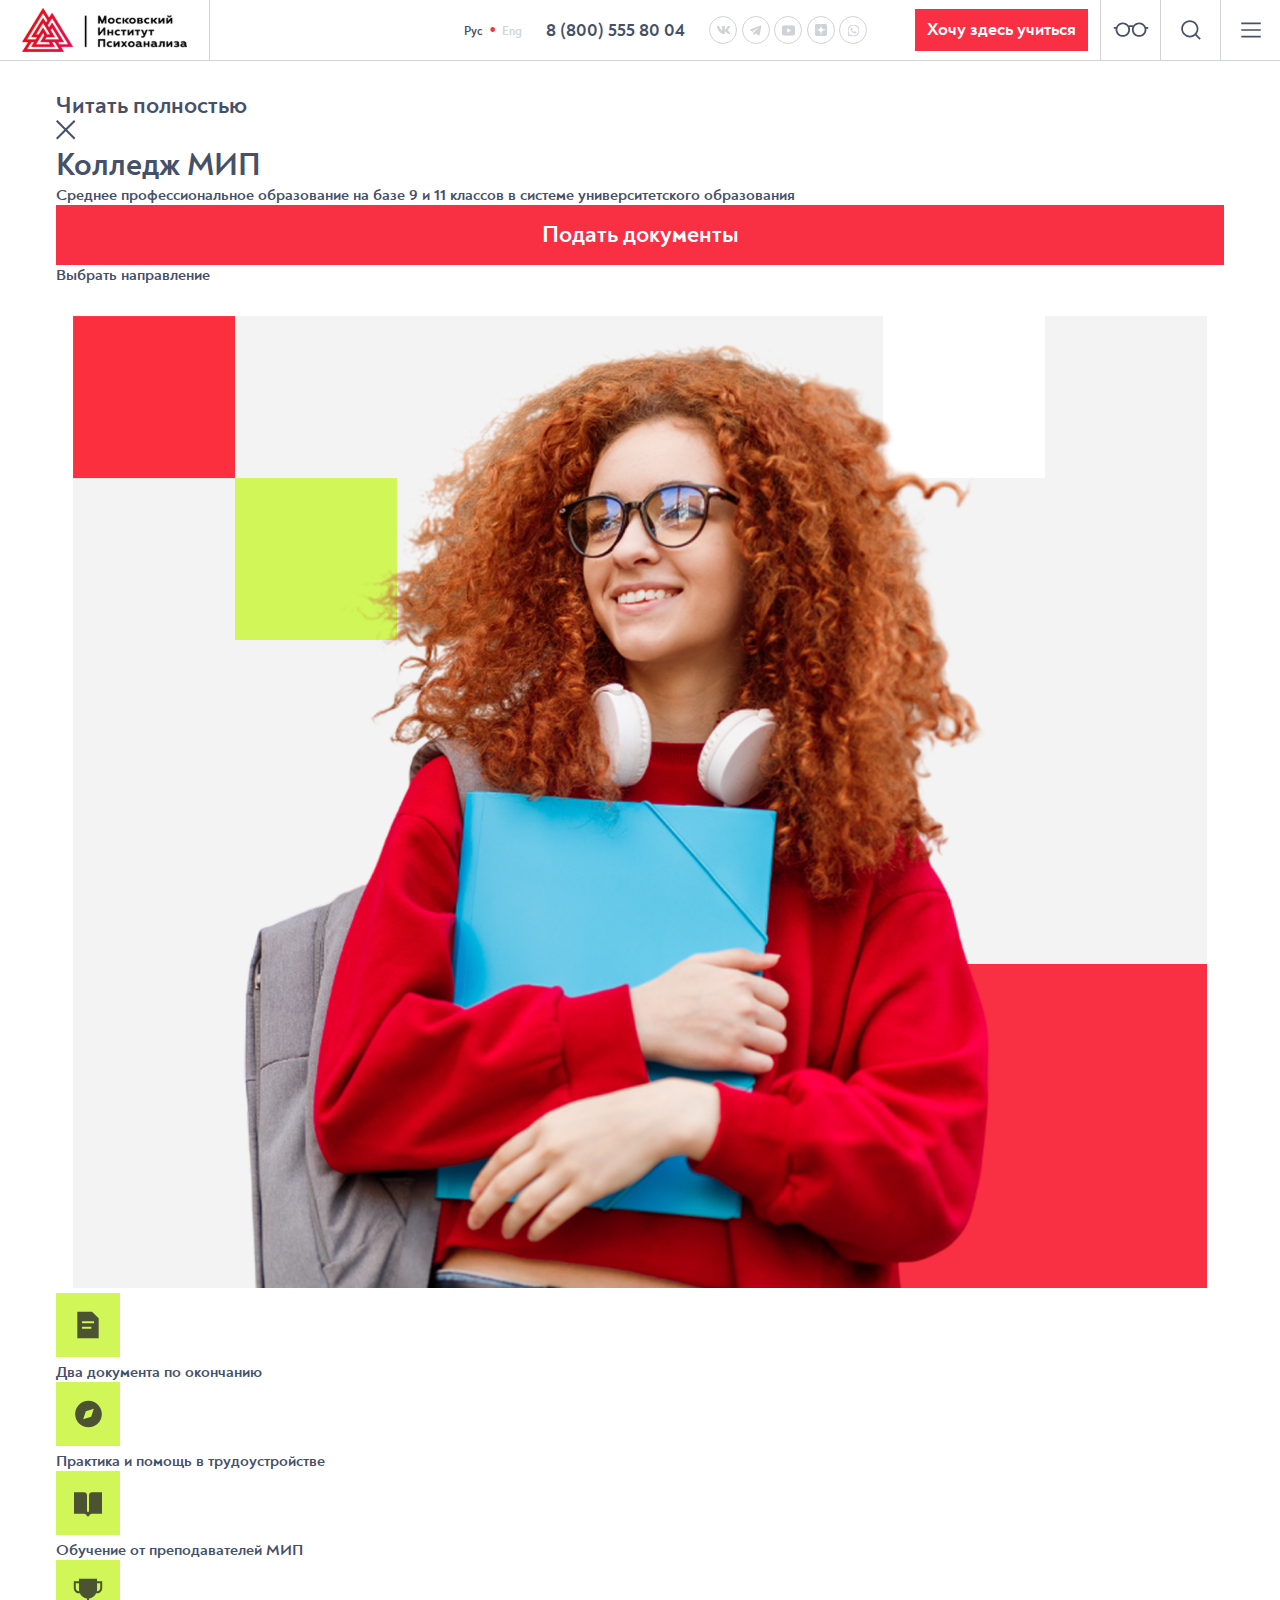
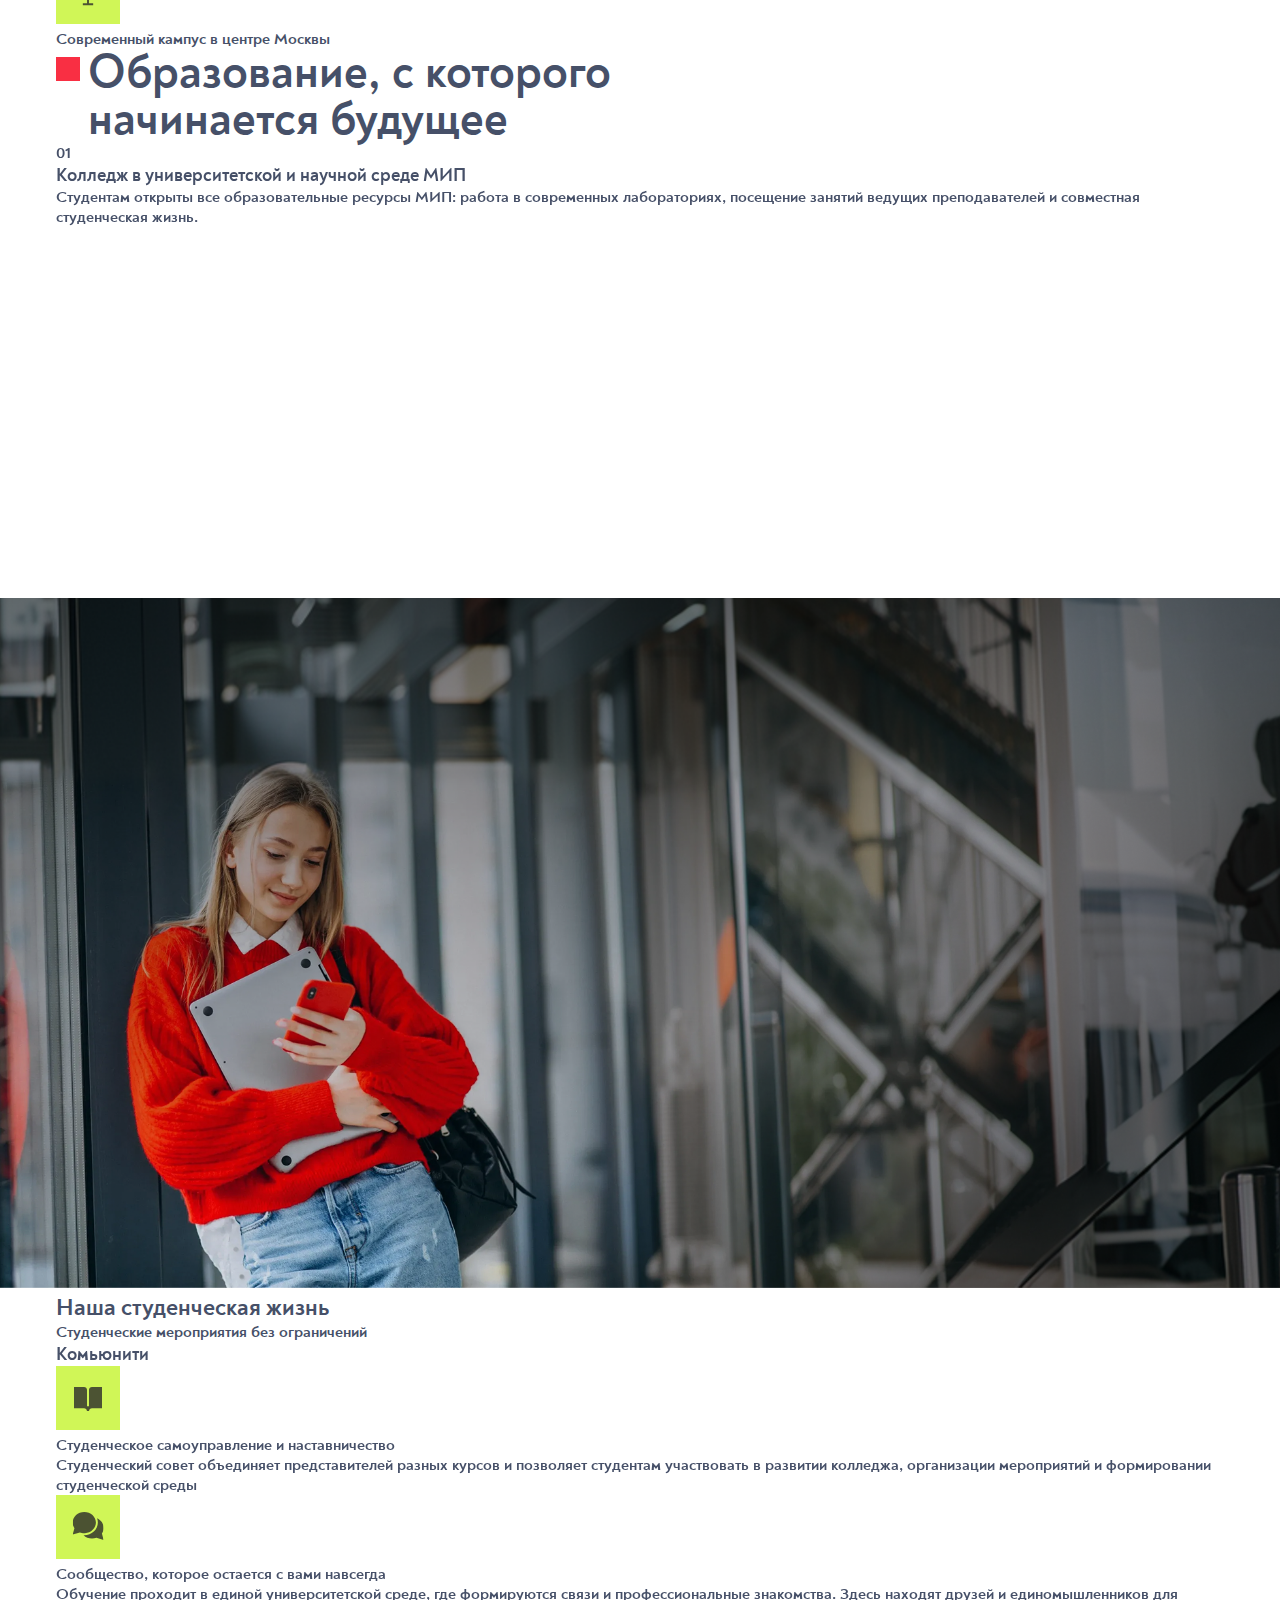
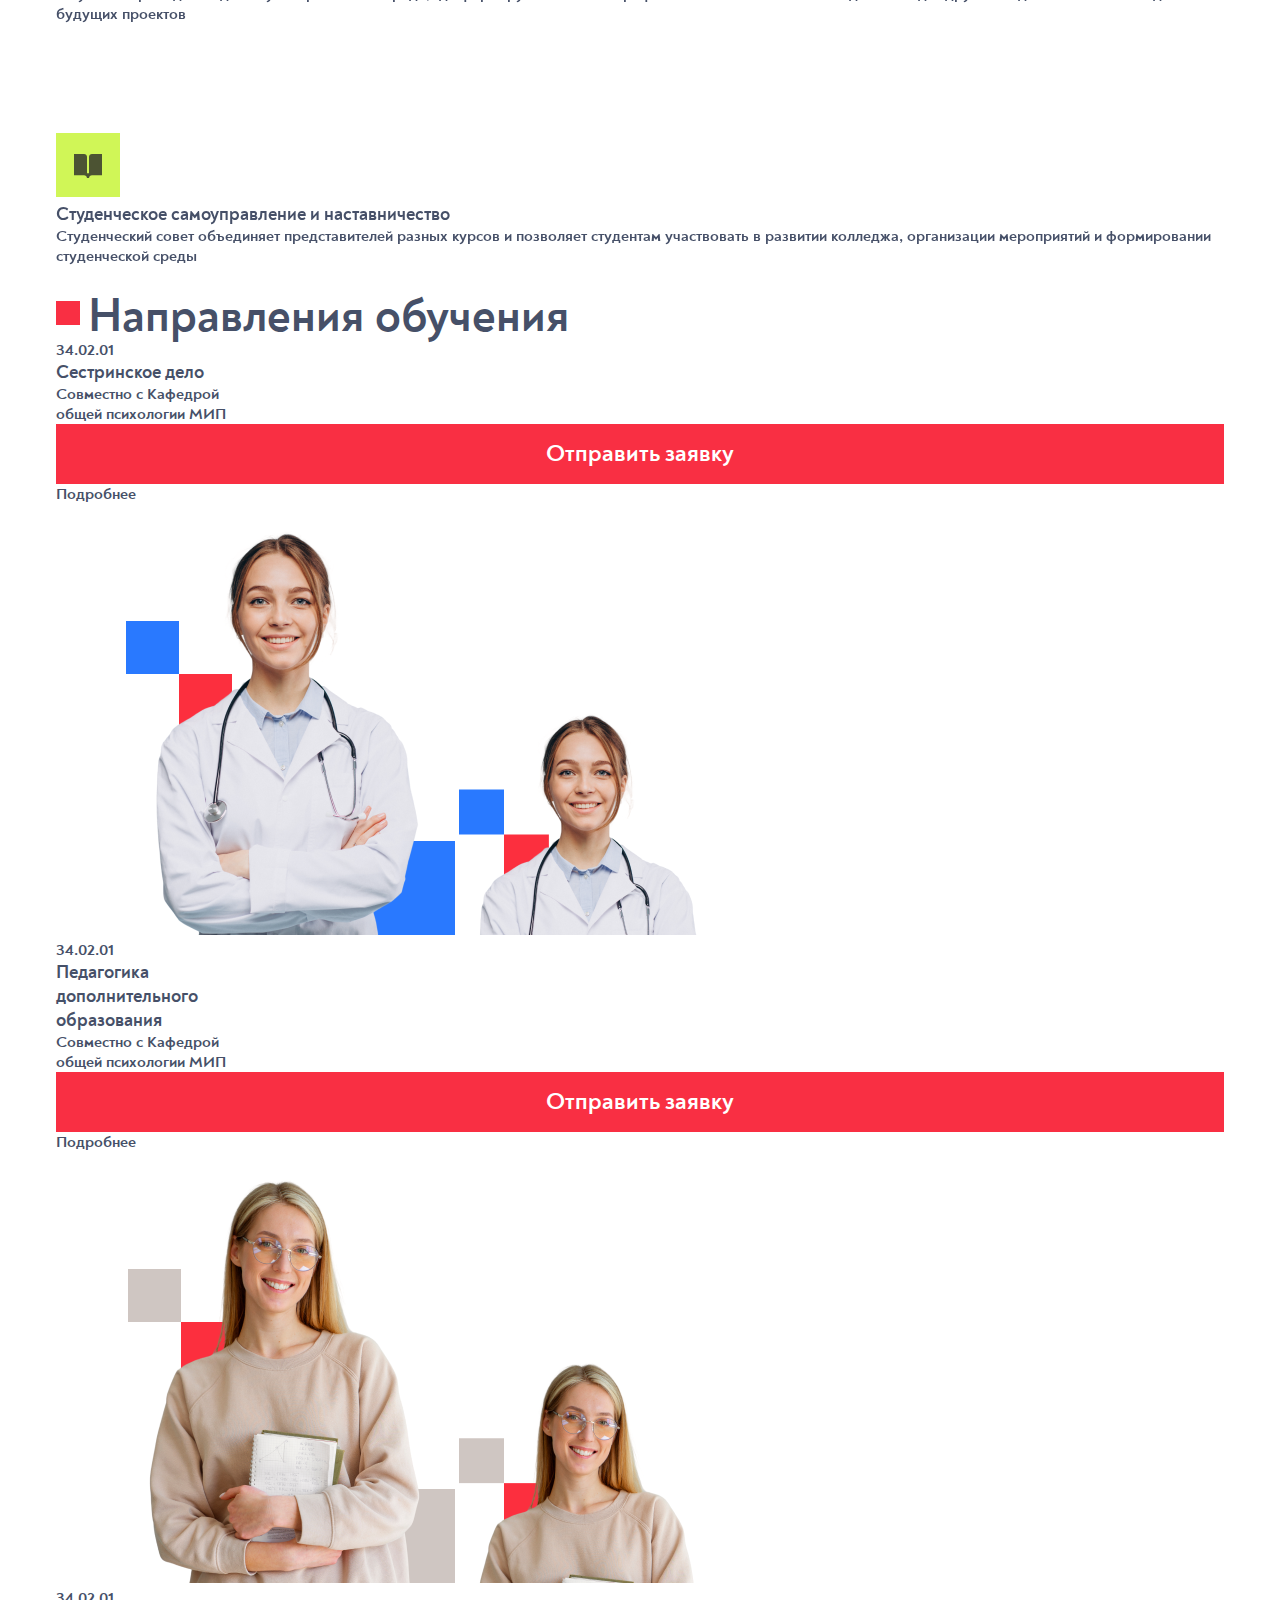
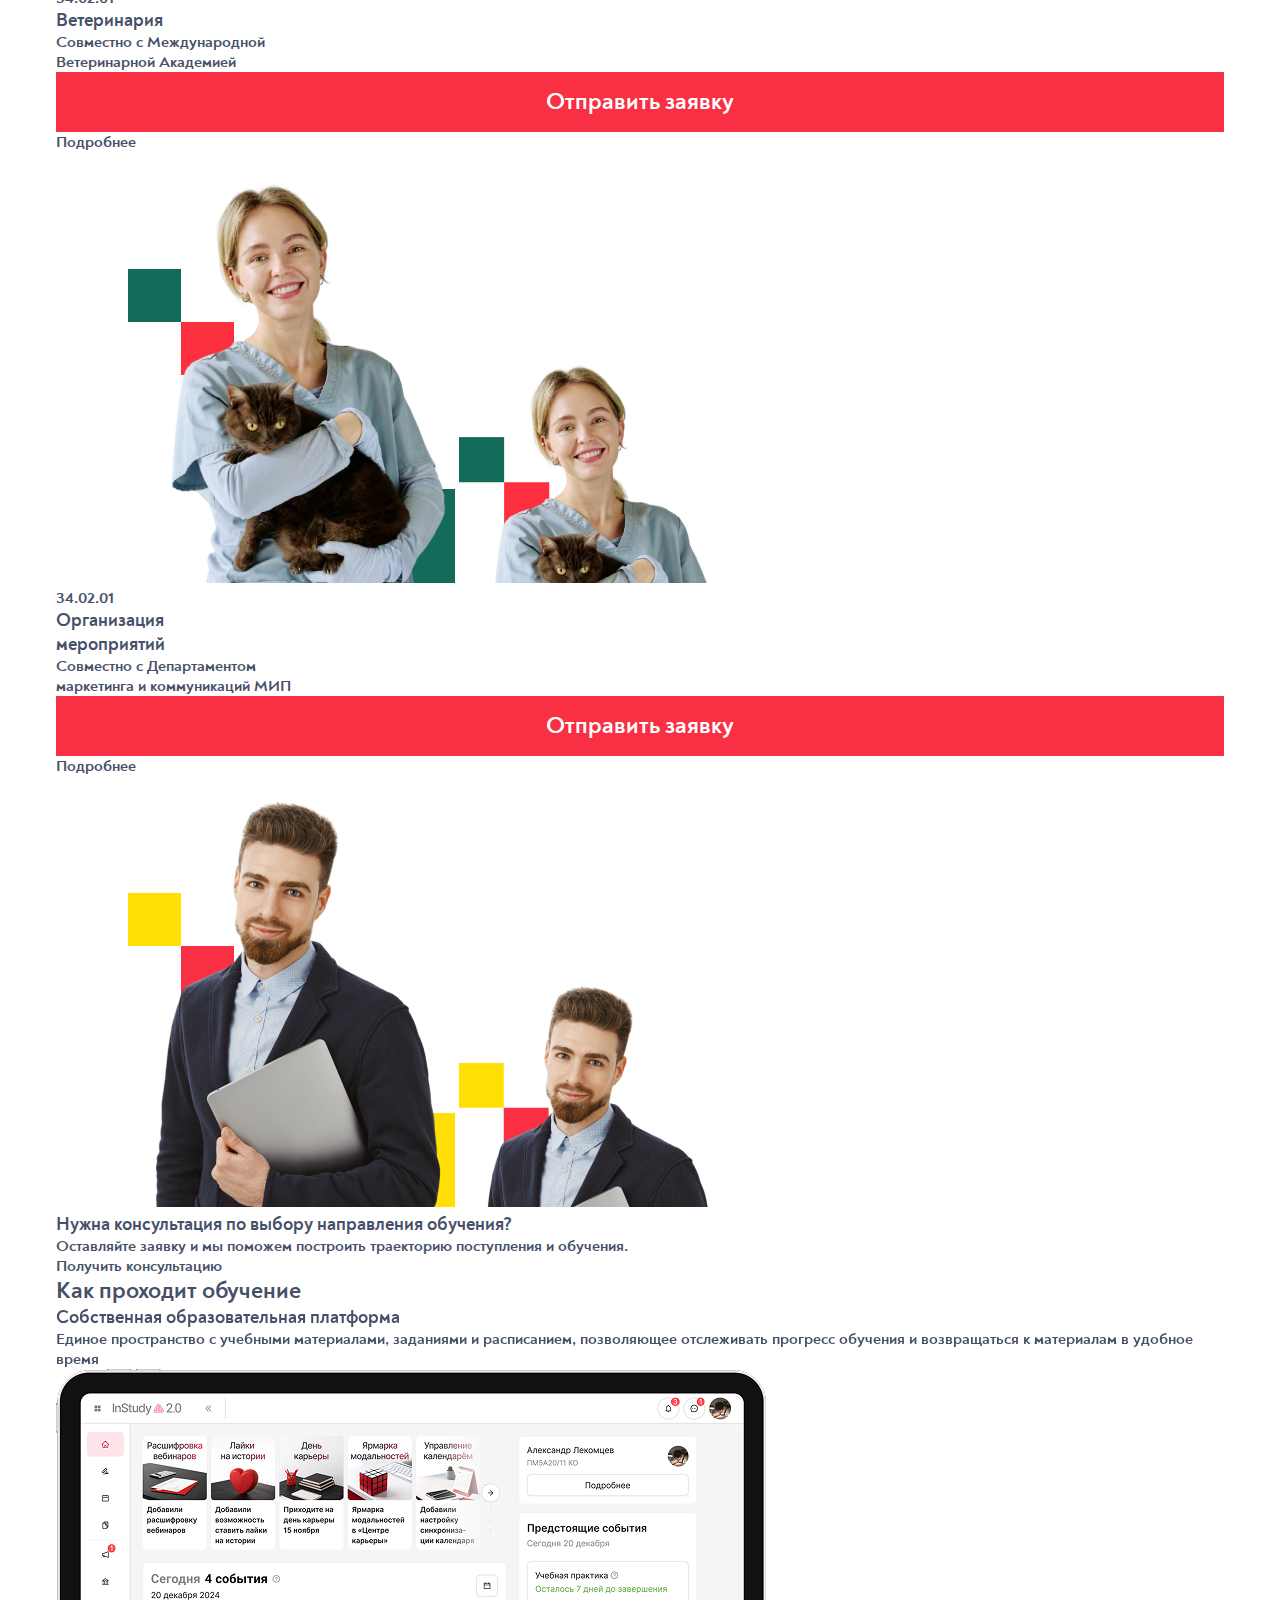
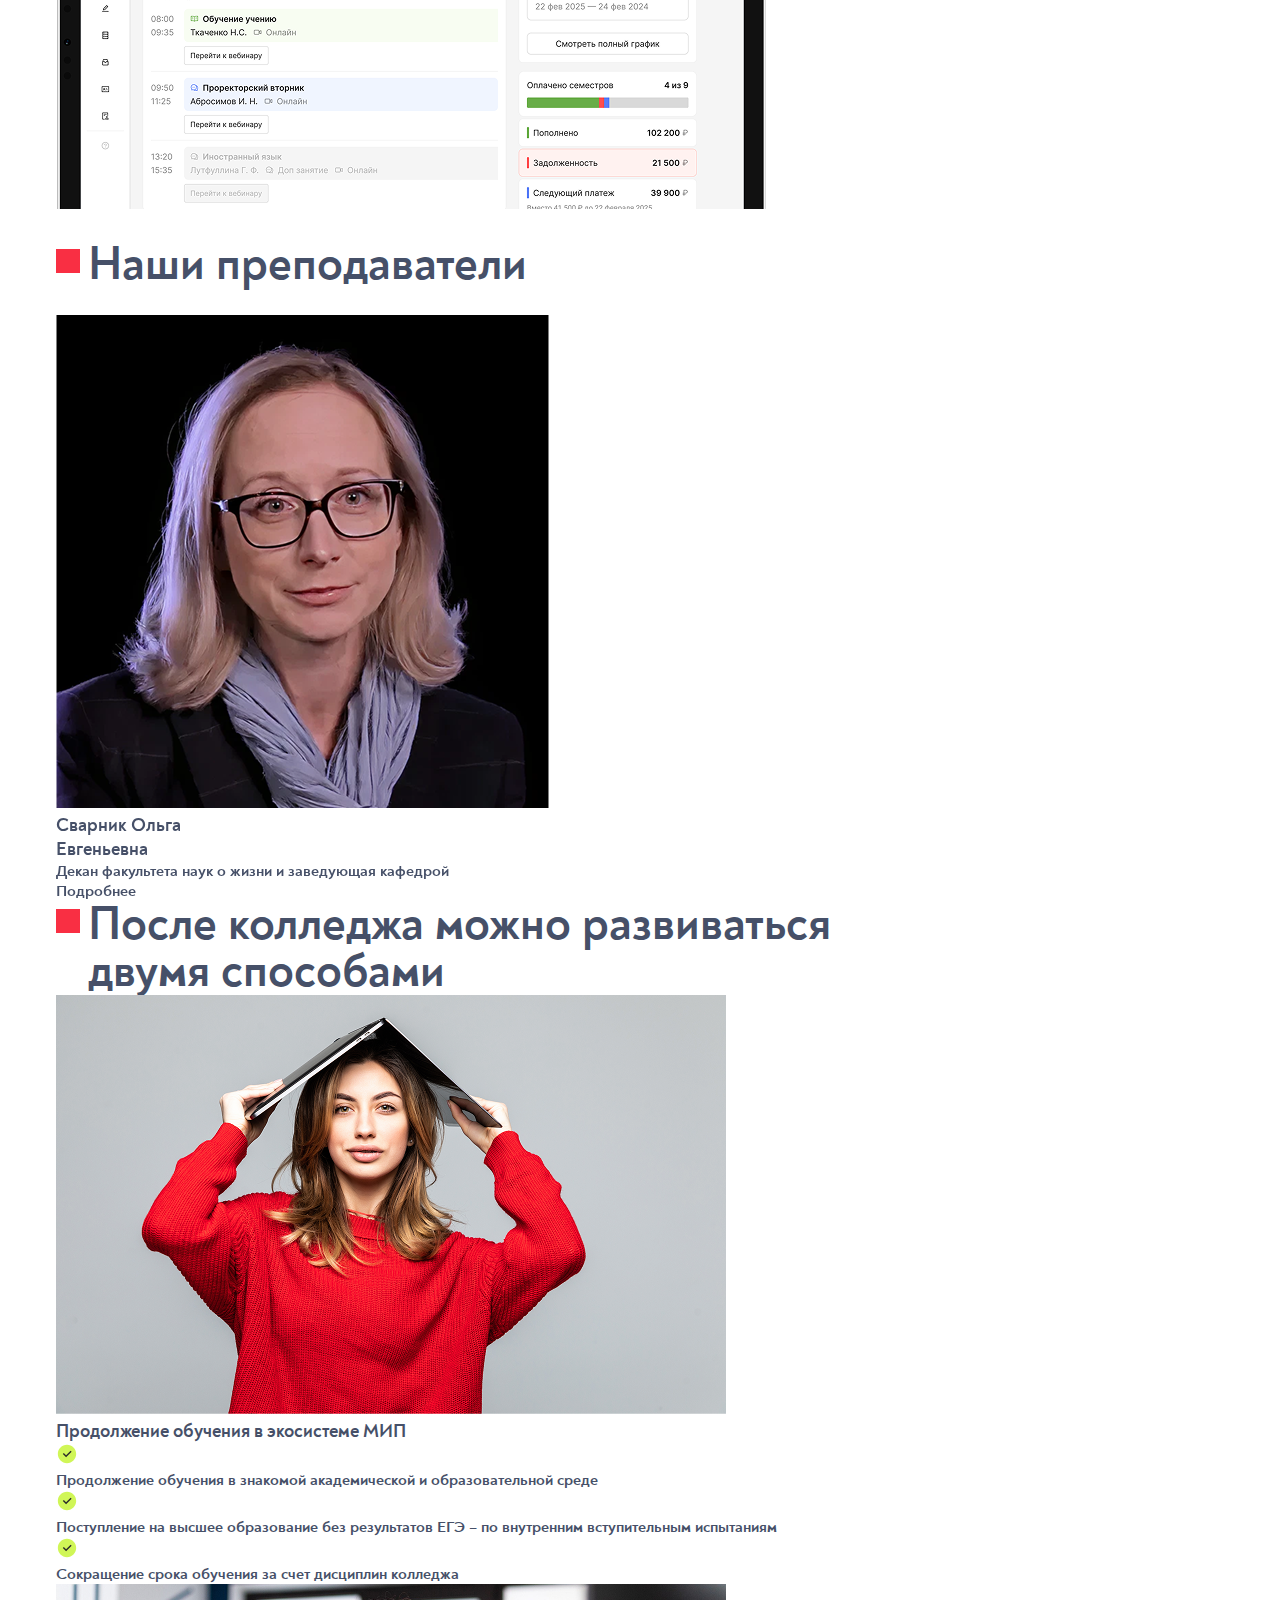
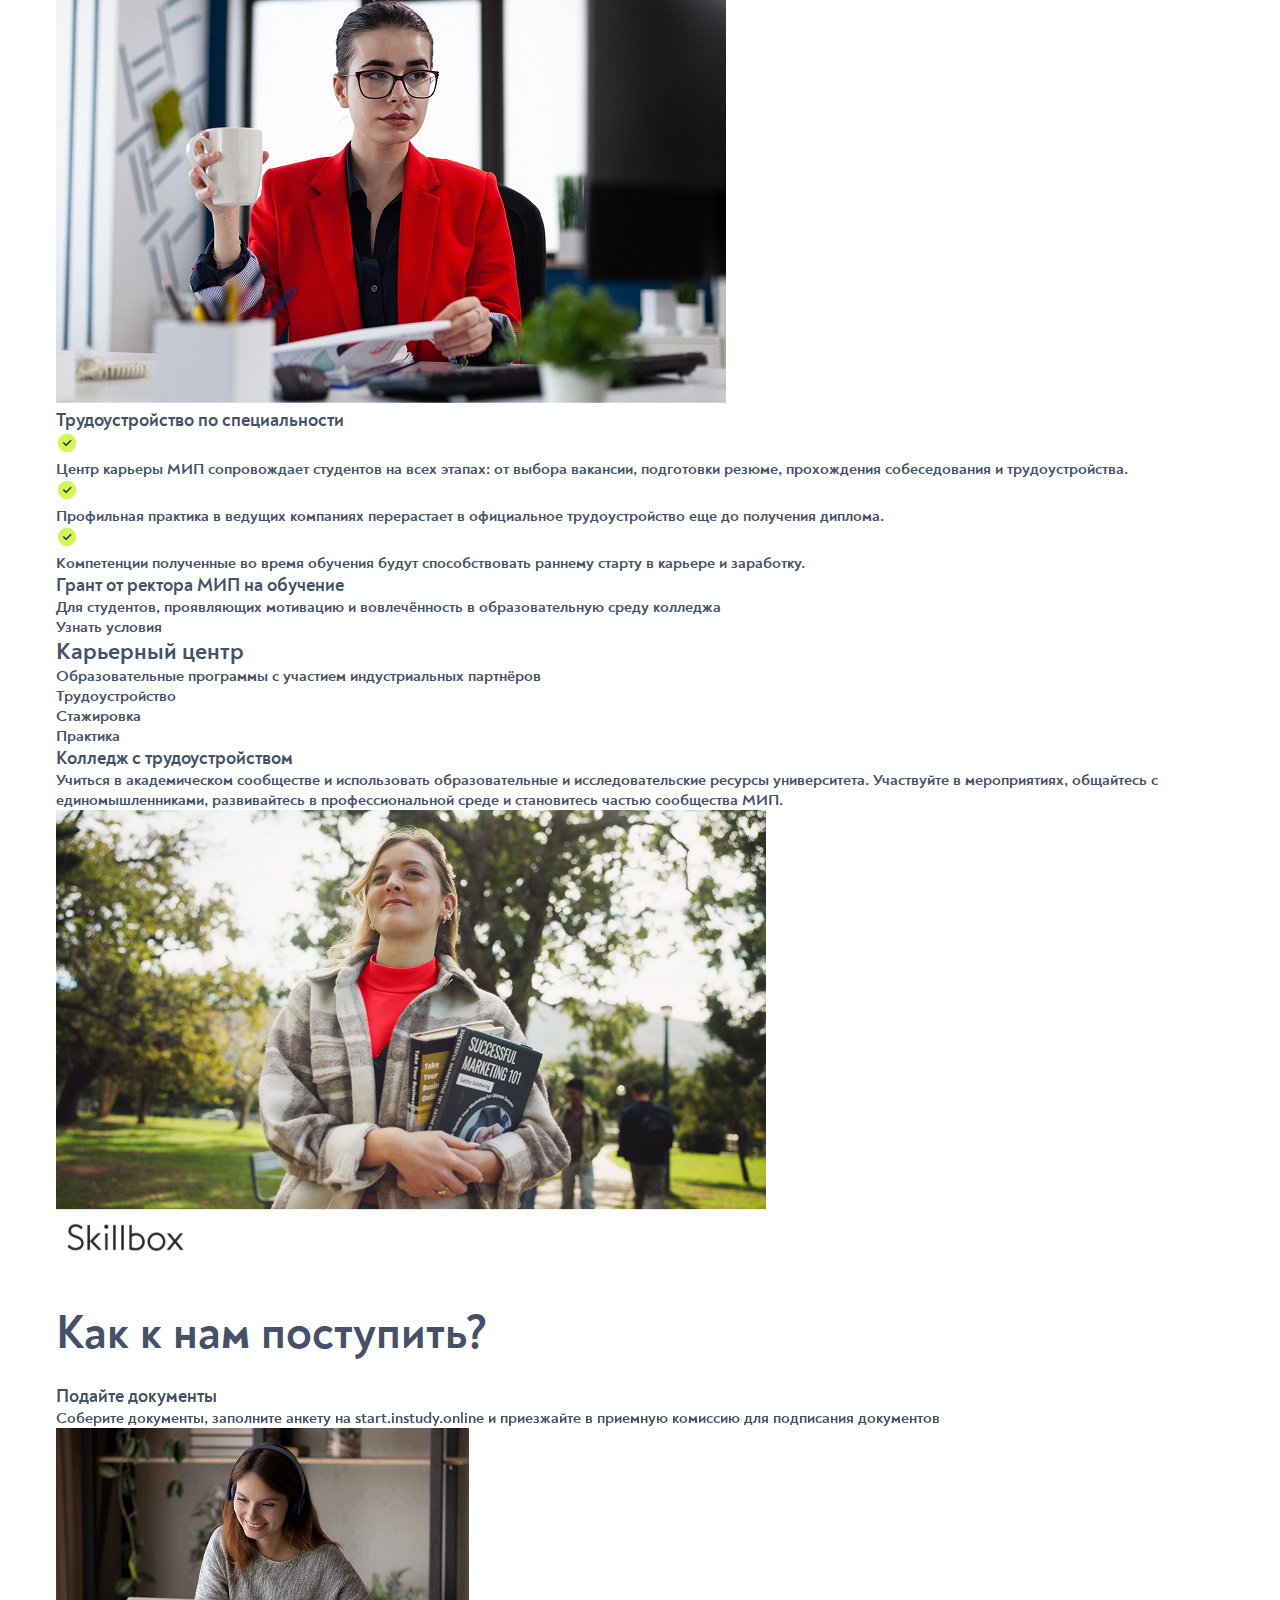
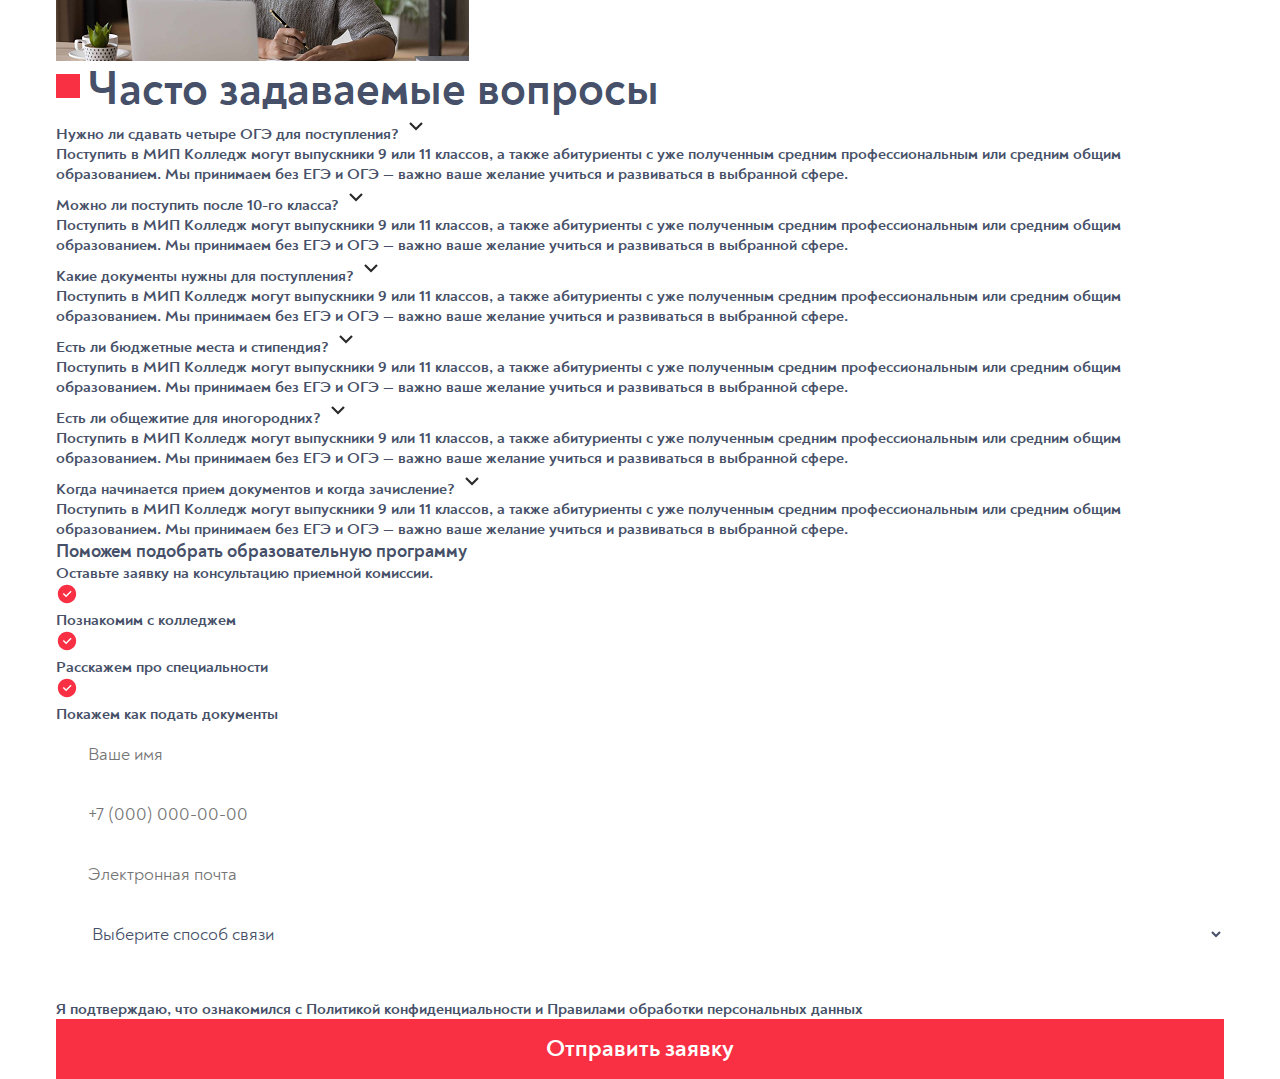
<file: college.html>
<!DOCTYPE html>
<html lang="en">
<head>
    <meta charset="UTF-8">
    <meta name="viewport" content="width=device-width, initial-scale=1.0">
    <title>Document</title>

    <!-- Link Swiper's CSS -->
    <link rel="stylesheet" href="https://cdn.jsdelivr.net/npm/swiper@11/swiper-bundle.min.css" />
    <!-- Syle CSS -->
    <link rel="stylesheet" href="./assets/scss/style.css">
</head>
<body>

    <div class="wrapper">

        <!-- Header -->
        <header class="header">
            <div class="container header-container">
                <a href="/" class="header-logo">
                    <img src="./assets/images/logo.svg" alt="">
                </a>
                <div class="header-content">
                    <div class="header-center">
                        <ul class="lang-list">
                            <li>
                                <a href="#" class="active">Рус</a>
                            </li>
                            <li>
                                <span>•</span>
                            </li>
                            <li>
                                <a href="#">Eng</a>
                            </li>
                        </ul>
                        <a href="tel:+8 (800) 555 80 04" class="phone-link">8 (800) 555 80 04</a>
                        <ul class="header-network">
                            <li>
                                <a href="#">
                                    <img src="./assets/images/header-network-1.svg" alt="">
                                </a>
                            </li>
                            <li>
                                <a href="#">
                                    <img src="./assets/images/header-network-2.svg" alt="">
                                </a>
                            </li>
                            <li>
                                <a href="#">
                                    <img src="./assets/images/header-network-3.svg" alt="">
                                </a>
                            </li>
                            <li>
                                <a href="#">
                                    <img src="./assets/images/header-network-4.svg" alt="">
                                </a>
                            </li>
                            <li>
                                <a href="#">
                                    <img src="./assets/images/header-network-5.svg" alt="">
                                </a>
                            </li>
                        </ul>
                    </div>
                    <div class="header-right">
                        <a href="#" class="btn-red">Хочу здесь учиться</a>
                        <ul class="header-right__btn">
                            <li>
                                <button>
                                    <img src="./assets/images/header-right-icon-1.svg" alt="">
                                </button>
                            </li>
                            <li>
                                <button>
                                    <img src="./assets/images/header-right-icon-2.svg" alt="">
                                </button>
                            </li>
                            <li>
                                <button>
                                    <img src="./assets/images/header-right-icon-3.svg" alt="">
                                </button>
                            </li>
                        </ul>
                    </div>
                </div>
            </div>
        </header>
        <!-- Header end -->

        <!-- Competence -->
        <section class="modal competence-modal">
            <div class="modal-bg"></div>
            <div class="modal-content">
                <button class="modal-close">
                    <img src="./assets/images/modal-close-icon.svg" alt="">
                </button>
                <div class="modal-content__text competence-modal__text">
                    <h2>Компетенции</h2>
                    <h3>В своей работе и при организации мероприятий Центр карьеры МИП опирается на универсальные компетенции, необходимые для успешной карьеры как в организации, так и в частной практике.</h3>
                    <p>*составлено на основе учебных планов МИП и анализа бизнес-компетенций.</p>
                    <ul>
                        <li>1) Системное и критическое мышление</li>
                        <li>2) Коммуникация</li>
                        <li>3) Разработка и реализация проектов</li>
                        <li>4) Командная работа и лидерство</li>
                        <li>5) Самоорганизация и саморазвитие</li>
                        <li>6) Умение учиться</li>
                    </ul>
                </div>
            </div>
        </section>
        <!-- Competence end -->

        <!-- Association -->
        <section class="modal association-modal">
            <div class="modal-bg"></div>
            <div class="modal-content">
                <button class="modal-close">
                    <img src="./assets/images/modal-close-icon.svg" alt="">
                </button>
                <h2>Уважаемые выпускники!</h2>
                <div class="modal-content__text association-modal__text">
                    <p>Управление развитие карьерой и взаимодействия с выпускниками (Центр карьеры - ЦК) рады сообщить вам о создании Ассоциации выпускников, которая даст каждому выпускнику еще бОльший толчок в развитии вашей карьеры и будет укреплять связь с ВУЗом, в котором вы получили профессию.</p>
                    <div class="association-modal__text-item">
                        <p>Бонусы, которые дадут вам карта выпускника и принадлежность к Ассоциации:</p>
                        <ul>
                            <li>скидки от партнеров (кафе и рестораны, досуг, одежда обувь и пр.)</li>
                            <li>доступ к мероприятиям ВУЗа, которые ЦК планирует реализовывать для студентов (встречи с известными психологами, проектные школы с партнерами ВУЗа, индивидуальные консультации и пр.)</li>
                            <li>возможность стать почетным ментором ВУЗа, быть наставником для студентов</li>
                            <li>реализацию ваших идей с поддержкой ВУЗа</li>
                            <li>мероприятия для выпускников (квесты, квизы, корпоративы выпускников, командировки в города России и экскурсии)</li>
                        </ul>
                    </div>
                    <h3>
                        <span></span>
                        Годовой членский взнос в Ассоциацию будет составлять 5000 руб.
                    </h3>
                    <div class="btns">
                        <a href="#" class="btn-red">Оплатить</a>
                        <a href="https://t.me/graduateMIP" target="_blank" class="btn-dark">
                            <img src="./assets/images/telegram.svg" alt="">
                            <span>Telegram-канал</span>
                        </a>
                    </div>
                </div>
            </div>
        </section>
        <!-- Association end -->

        <!-- Vacancy modal -->
        <section class="modal vacancy-modal">
            <div class="modal-bg"></div>
            <div class="modal-content">
                <button class="modal-close">
                    <img src="./assets/images/modal-close-icon.svg" alt="">
                </button>
                <h2>Специалист по работе с документами</h2>
                <div class="modal-content__text">
                    <div class="text">
                        <div class="text-item">
                            <img src="./assets/images/map-pin.svg" alt="">
                            <p>Московский институт психоанализа Кутузовский пр, 34с4</p>
                        </div>
                        <div class="text-item">
                            <img src="./assets/images/clock.svg" alt="">
                            <p>График работы 5/2, начало рабочего дня по согласованию</p>
                        </div>
                        <div class="text-item">
                            <img src="./assets/images/user-check.svg" alt="">
                            <p>Очное присутствие в офисе</p>
                        </div>
                        <div class="text-item">
                            <img src="./assets/images/calendar.svg" alt="">
                            <p>Проектная занятость (июнь–сентябрь)</p>
                        </div>
                    </div>
                    <div class="text-2">
                        <h4>Обязанности:</h4>
                        <ul>
                            <li>Обработка входящих заявлений на поступление в системе + проверка документов</li>
                            <li>Консультация абитуриентов по документам, необходимым для поступления, по вопросам подписания документов, оплаты обучения, приказов о зачислении и пр.</li>
                        </ul>
                    </div>
                    <h3>Для отклика напишите нам в Telegram <br>(укажите название вакансии и ФИО, прикрепите к сообщению своё резюме в pdf-формате)</h3>
                    <a href="#" class="btn-red">
                        <img src="./assets/images/telegram.svg" alt="">
                        <span>Написать в Telegram</span>
                    </a>
                </div>
            </div>
        </section>
        <!-- Vacancy modal end -->

        <!-- Internship modal -->
        <section class="modal internship-modal">
            <div class="modal-bg"></div>
            <div class="modal-content">
                <button class="modal-close">
                    <img src="./assets/images/modal-close-icon.svg" alt="">
                </button>
                <h2>Очная стажировка «Московское долголетие»</h2>
                <div class="modal-content__text">
                    <div class="text">
                        <div class="text-item">
                            <img src="./assets/images/calendar.svg" alt="">
                            <p>Даты проведения тренингов:</p>
                        </div>
                        <ul>
                            <li>Апрель: 15.17.22,24,29</li>
                            <li>Май: 13.15.20,22.27.29</li>
                            <li>Июнь: 3,5,10,12</li>
                        </ul>
                    </div>
                    <div class="text-content">
                        <h4>Требования к кандидатам:</h4>
                        <ul>
                            <li>Только выпускники и студенты с высшим психологическим образованием (“переподготовка“, не подходит)</li>
                        </ul>
                    </div>
                    <div class="text-content">
                        <h4>Дополнительная иформация:</h4>
                        <ul>
                            <li>По окончанию стажировки выдаётся сертификат о повышении квалификации «Психологические практики работы с людьми старшего возраста» (стажировка бесплатная!)</li>
                            <li>В ДПО будет входить:</li>
                            <li>обучение 7–12.04</li>
                            <li>15 очных групповых сессий* в 10 центрах московского долголетия (вы будете работать вместе с опытным тренером)</li>
                            <li>групповые супервизии</li>
                        </ul>
                    </div>
                    <h3>Для отклика напишите нам в Telegram <br>(укажите название вакансии и ФИО, прикрепите к сообщению своё резюме в pdf-формате)</h3>
                    <a href="#" class="btn-red">
                        <img src="./assets/images/telegram.svg" alt="">
                        <span>Написать в Telegram</span>
                    </a>
                </div>
            </div>
        </section>
        <!-- Internship modal end -->

        <!-- Text modal -->
        <section class="text-modal">
            <div class="text-modal__bg"></div>
            <div class="container">
                <div class="text-modal__content">
                    <div class="text-modal__head">
                        <h2>Читать полностью</h2>
                        <button>
                            <svg width="20" height="20" viewBox="0 0 20 20" fill="none" xmlns="http://www.w3.org/2000/svg">
                                <path d="M0.707092 0.707031L18.7071 18.707" stroke="#465068" stroke-width="2" />
                                <path d="M18.7071 0.707031L0.707092 18.707" stroke="#465068" stroke-width="2" />
                            </svg>
                        </button>
                    </div>
                    <!-- Text here -->
                    <div class="demo-text"></div>
                </div>
            </div>
        </section>
        <!-- Text modal end -->

        <main>

            <!-- College home -->
            <section class="college-home">
                <div class="container college-home__container">
                    <div class="college-home__content">
                        <div class="college-home__left">
                            <h1>Колледж МИП</h1>
                            <p>Среднее профессиональное образование на базе 9 и 11 классов в системе университетского образования</p>
                            <div class="btns">
                                <a href="#" class="btn-red">Подать документы</a>
                                <a href="#" class="btn-outline">Выбрать направление</a>
                            </div>
                        </div>
                        <div class="college-home__right">
                            <img src="./assets/images/college-home-card.png" alt="">
                        </div>
                    </div>
                    <ul>
                        <li>
                            <img src="./assets/images/college-home-list-icon-1.svg" alt="">
                            <p>Два документа по окончанию</p>
                        </li>
                        <li>
                            <img src="./assets/images/college-home-list-icon-2.svg" alt="">
                            <p>Практика и помощь в трудоустройстве</p>
                        </li>
                        <li>
                            <img src="./assets/images/college-home-list-icon-3.svg" alt="">
                            <p>Обучение от преподавателей МИП</p>
                        </li>
                        <li>
                            <img src="./assets/images/college-home-list-icon-4.svg" alt="">
                            <p>Современный кампус в центре Москвы</p>
                        </li>
                    </ul>
                </div>
            </section>
            <!-- College home end -->

            <!-- College education -->
            <section class="college-education">
                <div class="container college-education__container">
                    <h2 class="section_title">
                        <span></span>
                        Образование, с которого <br> начинается будущее
                    </h2>
                    <div class="swiper college-education__swp">
                        <div class="swiper-wrapper">
                            <li class="swiper-slide college-education__card">
                                <div class="number">01</div>
                                <div class="college-education__card-content">
                                    <h3>Колледж в университетской и научной среде МИП</h3>
                                        <p>Студентам открыты все образовательные ресурсы МИП: работа в современных лабораториях, посещение занятий ведущих преподавателей и совместная студенческая жизнь.</p>
                                </div>
                            </li>
                            <li class="swiper-slide main-img">
                                <img src="./assets/images/college-education-card.png" alt="">
                            </li>
                            <li class="swiper-slide college-education__card">
                                <div class="number">02</div>
                                <div class="college-education__card-content">
                                    <h3>Два профессиональных трека</h3>
                                        <p>Одно обучение – две профессиональные компетенции: диплом Колледжа МИП и дополнительная квалификация в смежной области для расширения траектории карьеры. </p>
                                </div>
                            </li>
                            <li class="swiper-slide college-education__card">
                                <div class="number">03</div>
                                <div class="college-education__card-content">
                                    <h3>Поступление без ОГЭ – по результатам собеседования </h3>
                                        <p>Мы доверяем вашему выбору и вашим способностям больше, чем среднему баллу аттестата и результатам ОГЭ. Вместо результатов ОГЭ -  личное собеседование. </p>
                                </div>
                            </li>
                            <li class="swiper-slide college-education__card">
                                <div class="number">04</div>
                                <div class="college-education__card-content">
                                    <h3>Непрерывная образовательная  траектория</h3>
                                        <p>Начав обучение вы получаете индивидуальные сроки обучения, возможность углубиться в смежную программу и работать с теми преподавателями, которые уже знают ваш потенциал. </p>
                                </div>
                            </li>
                            <li class="swiper-slide college-education__card">
                                <div class="number">05</div>
                                <div class="college-education__card-content">
                                    <h3>Ранний карьерный старт</h3>
                                        <p>Вы начинаете осваивать профессию с первых курсов, проходите практику в компаниях-партнерах и выходите на рынок труда с опытом, когда другие еще учатся. </p>
                                </div>
                            </li>
                        </div>
                    </div>
                    <div class="swp-btns">
                        <button class="swp-btns__prev">
                            <svg width="23" height="22" viewBox="0 0 23 22" fill="none" xmlns="http://www.w3.org/2000/svg">
                                <path d="M11.1762 17.6437L5.18862 11.9164H21.0833V10.0831H5.18863L11.1762 4.35593L9.82081 3.05957L1.51971 10.9998L9.82081 18.94L11.1762 17.6437Z" fill="white" />
                            </svg>
                        </button>
                        <button class="swp-btns__next">
                            <svg width="23" height="22" viewBox="0 0 23 22" fill="none" xmlns="http://www.w3.org/2000/svg">
                                <path d="M11.8238 4.35631L17.8113 10.0836L1.91661 10.0836L1.91661 11.9169L17.8113 11.9169L11.8238 17.6441L13.1791 18.9404L21.4802 11.0002L13.1791 3.05996L11.8238 4.35631Z" fill="white" />
                            </svg>
                        </button>
                    </div>
                </div>
            </section>
            <!-- College education end -->

            <!-- College life -->
            <section class="college-life">
                <img src="./assets/images/college-life-bg.png" alt="" class="college-life__bg">
                <div class="container college-life__container">
                    <h2>Наша студенческая жизнь</h2>
                    <div class="subtitle">Студенческие мероприятия без ограничений</div>
                    <div class="swiper college-life__swp">
                        <div class="swiper-wrapper">
                            <div class="swiper-slide college-life__card">
                                <h3>Комьюнити</h3>
                                <ul>
                                    <li>
                                        <img src="./assets/images/college-life-card-icon-1-1.svg" alt="" class="icon">
                                        <div class="college-life__card-text">
                                            <h4>Студенческое самоуправление и наставничество</h4>
                                            <p>Студенческий совет объединяет представителей разных курсов и позволяет студентам участвовать в развитии колледжа, организации мероприятий и формировании студенческой среды</p>
                                        </div>
                                    </li>
                                    <li>
                                        <img src="./assets/images/college-life-card-icon-1-2.svg" alt="" class="icon">
                                        <div class="college-life__card-text">
                                            <h4>Сообщество, которое остается с вами навсегда</h4>
                                            <p>Обучение проходит в единой университетской среде, где формируются связи и профессиональные знакомства. Здесь находят друзей и единомышленников для будущих проектов</p>
                                        </div>
                                    </li>
                                </ul>
                            </div>
                            <div class="swiper-slide college-life__card">
                                <h3>Развитие в профессии</h3>
                                <ul>
                                    <li>
                                        <img src="./assets/images/college-life-card-icon-2-1.svg" alt="" class="icon">
                                        <div class="college-life__card-text">
                                            <h4>Выездные школы и образовательные мероприятия</h4>
                                            <p>Выездные школы, форумы и образовательные интенсивы позволяют участвовать в мастер-классах и общаться с преподавателями в неформальной обстановке</p>
                                        </div>
                                    </li>
                                    <li>
                                        <img src="./assets/images/college-life-card-icon-2-2.svg" alt="" class="icon">
                                        <div class="college-life__card-text">
                                            <h4>Профильные мероприятия по специальностям</h4>
                                            <p>Профильные мероприятия и работа с экспертами дополняют учебный процесс и позволяют глубже погружаться в профессиональную среду выбранной специальности</p>
                                        </div>
                                    </li>
                                </ul>
                            </div>
                            <div class="swiper-slide college-life__card">
                                <h3>Третий год</h3>
                                <ul>
                                    <li>
                                        <img src="./assets/images/college-life-card-icon-3-1.svg" alt="" class="icon">
                                        <div class="college-life__card-text">
                                            <h4>Поступление без ОГЭ, <br>по результатам собеседования</h4>
                                            <p>Сосредоточиться на обучении и развитии, не тратя ресурсы на длительную  подготовку к экзаменам</p>
                                        </div>
                                    </li>
                                    <li>
                                        <img src="./assets/images/college-life-card-icon-3-2.svg" alt="" class="icon">
                                        <div class="college-life__card-text">
                                            <h4>Колледж в университетской  <br>и научной среде МИП</h4>
                                            <p>Учиться в академическом сообществе и использовать образовательные и исследовательские ресурсы университета</p>
                                        </div>
                                    </li>
                                    <li>
                                        <img src="./assets/images/college-life-card-icon-3-3.svg" alt="" class="icon">
                                        <div class="college-life__card-text">
                                            <h4>Ранний карьерный старт</h4>
                                            <p>Начать зарабатывать по профессии  ещё во время обучения, получая  реальный профессиональный опыт</p>
                                        </div>
                                    </li>
                                </ul>
                            </div>
                        </div>
                    </div>
                    <div class="swiper mb-swiper">
                        <div class="swiper-wrapper">
                            <div class="swiper-slide college-life__card">
                                <img src="./assets/images/college-life-card-icon-1-1.svg" alt="" class="icon">
                                <h3>Студенческое самоуправление и наставничество</h3>
                                <p>Студенческий совет объединяет представителей разных курсов и позволяет студентам участвовать в развитии колледжа, организации мероприятий и формировании студенческой среды</p>
                            </div>
                            <div class="swiper-slide college-life__card">
                                <img src="./assets/images/college-life-card-icon-1-2.svg" alt="" class="icon">
                                <h3>Сообщество, которое остается с вами навсегда</h3>
                                <p>Обучение проходит в единой университетской среде, где формируются связи и профессиональные знакомства. Здесь находят друзей и единомышленников для будущих проектов</p>
                            </div>
                            <div class="swiper-slide college-life__card">
                                <img src="./assets/images/college-life-card-icon-1-3.svg" alt="" class="icon">
                                <h3>Выездные школы и образовательные мероприятия</h3>
                                <p>Выездные школы, форумы и образовательные интенсивы позволяют участвовать в мастер-классах и общаться с преподавателями в неформальной обстановке</p>
                            </div>
                            <div class="swiper-slide college-life__card">
                                <img src="./assets/images/college-life-card-icon-1-4.svg" alt="" class="icon">
                                <h3>Профильные мероприятия по специальностям</h3>
                                <p>Профильные мероприятия и работа с экспертами дополняют учебный процесс и позволяют глубже погружаться в профессиональную среду выбранной специальности</p>
                            </div>
                        </div>
                    </div>
                    <div class="swp-btns">
                        <button class="swp-btns__prev">
                            <svg width="23" height="22" viewBox="0 0 23 22" fill="none" xmlns="http://www.w3.org/2000/svg">
                                <path d="M11.1762 17.6437L5.18862 11.9164H21.0833V10.0831H5.18863L11.1762 4.35593L9.82081 3.05957L1.51971 10.9998L9.82081 18.94L11.1762 17.6437Z" fill="white" />
                            </svg>
                        </button>
                        <button class="swp-btns__next">
                            <svg width="23" height="22" viewBox="0 0 23 22" fill="none" xmlns="http://www.w3.org/2000/svg">
                                <path d="M11.8238 4.35631L17.8113 10.0836L1.91661 10.0836L1.91661 11.9169L17.8113 11.9169L11.8238 17.6441L13.1791 18.9404L21.4802 11.0002L13.1791 3.05996L11.8238 4.35631Z" fill="white" />
                            </svg>
                        </button>
                    </div>
                </div>
            </section>
            <!-- College life end -->

            <!-- College direction -->
            <section class="college-direction">
                <div class="container college-direction__container">
                    <h2 class="section_title">
                        <span></span>
                        Направления обучения
                    </h2>
                    <ul class="college-direction__list">
                        <li class="college-direction__card">
                            <div class="college-direction__card-head">
                                <h4>34.02.01</h4>
                                <h3>Сестринское дело</h3>
                                <p>Совместно с Кафедрой <br>общей психологии МИП</p>
                            </div>
                            <div class="college-direction__card-btns">
                                <a href="#" class="btn-red">Отправить заявку</a>
                                <a href="#" class="btn-white">Подробнее</a>
                            </div>
                            <img src="./assets/images/college-direction-card-1.png" alt="" class="main-img">
                            <img src="./assets/images/college-direction-card-sm-1.png" alt="" class="main-img sm">
                        </li>
                        <li class="college-direction__card">
                            <div class="college-direction__card-head">
                                <h4>34.02.01</h4>
                                <h3>Педагогика <br>дополнительного <br>образования</h3>
                                <p>Совместно с Кафедрой <br>общей психологии МИП</p>
                            </div>
                            <div class="college-direction__card-btns">
                                <a href="#" class="btn-red">Отправить заявку</a>
                                <a href="#" class="btn-white">Подробнее</a>
                            </div>
                            <img src="./assets/images/college-direction-card-2.png" alt="" class="main-img">
                            <img src="./assets/images/college-direction-card-sm-2.png" alt="" class="main-img sm">
                        </li>
                        <li class="college-direction__card">
                            <div class="college-direction__card-head">
                                <h4>34.02.01</h4>
                                <h3>Ветеринария</h3>
                                <p>Совместно с Международной <br>Ветеринарной Академией</p>
                            </div>
                            <div class="college-direction__card-btns">
                                <a href="#" class="btn-red">Отправить заявку</a>
                                <a href="#" class="btn-white">Подробнее</a>
                            </div>
                            <img src="./assets/images/college-direction-card-3.png" alt="" class="main-img">
                            <img src="./assets/images/college-direction-card-sm-3.png" alt="" class="main-img sm">
                        </li>
                        <li class="college-direction__card">
                            <div class="college-direction__card-head">
                                <h4>34.02.01</h4>
                                <h3>Организация <br>мероприятий</h3>
                                <p>Совместно с Департаментом <br>маркетинга и коммуникаций МИП</p>
                            </div>
                            <div class="college-direction__card-btns">
                                <a href="#" class="btn-red">Отправить заявку</a>
                                <a href="#" class="btn-white">Подробнее</a>
                            </div>
                            <img src="./assets/images/college-direction-card-4.png" alt="" class="main-img">
                            <img src="./assets/images/college-direction-card-sm-4.png" alt="" class="main-img sm">
                        </li>
                    </ul>
                    <div class="college-direction__content">
                        <h3>Нужна консультация по выбору направления обучения?</h3>
                        <p>Оставляйте заявку и мы поможем построить траекторию поступления и обучения.</p>
                        <a href="#">Получить консультацию</a>
                    </div>
                </div>
            </section>
            <!-- College direction end -->

            <!-- College treaning -->
            <section class="college-treaning">
                <div class="container college-treaning__container">
                    <h2>Как проходит обучение</h2>
                    <div class="swiper">
                        <div class="swiper-wrapper college-treaning__list">
                            <div class="swiper-slide college-treaning__content">
                                <div class="college-treaning__content-text">
                                    <h3>Собственная образовательная платформа</h3>
                                    <p>Единое пространство с учебными материалами, заданиями и расписанием, позволяющее отслеживать прогресс обучения и возвращаться к материалам в удобное время</p>
                                </div>
                                <div class="main-img">
                                    <img src="./assets/images/college-treaning-card.png" alt="">
                                </div>
                            </div>
                            <div class="swiper-slide college-treaning__list-item">
                                <img src="./assets/images/college-treaning-list-icon-1.svg" alt="">
                                <h3>Психология как основа обучения</h3>
                                <p>Интеграция психологии в образовательный процесс, помогающая лучше понимать себя, взаимодействовать с другими  и применять эти знания в будущей профессии</p>
                            </div>
                            <div class="swiper-slide college-treaning__list-item">
                                <img src="./assets/images/college-treaning-list-icon-2.svg" alt="">
                                <h3>Практика и стажировки</h3>
                                <p>Практико-ориентированное обучение с ранним погружением в профессию, позволяющее получить реальный опыт и начать зарабатывать по специальности ещё в процессе обучения</p>
                            </div>
                            <div class="swiper-slide college-treaning__list-item">
                                <img src="./assets/images/college-treaning-list-icon-3.svg" alt="">
                                <h3>Поддержка и сопровождение</h3>
                                <p>Поддержка преподавателей и наставников на протяжении всего обучения, помогающая легче осваивать программу и не оставаться один на один с учёбой</p>
                            </div>
                        </div>
                    </div>
                    <div class="swp-btns">
                        <button class="swp-btns__prev">
                            <svg width="23" height="22" viewBox="0 0 23 22" fill="none" xmlns="http://www.w3.org/2000/svg">
                                <path d="M11.1762 17.6437L5.18868 11.9164H21.0834V10.0831H5.18869L11.1762 4.35593L9.82087 3.05957L1.51978 10.9998L9.82087 18.94L11.1762 17.6437Z" fill="white" />
                            </svg>
                        </button>
                        <button class="swp-btns__next">
                            <svg width="23" height="22" viewBox="0 0 23 22" fill="none" xmlns="http://www.w3.org/2000/svg">
                                <path d="M11.8238 4.35631L17.8113 10.0836L1.91661 10.0836L1.91661 11.9169L17.8113 11.9169L11.8238 17.6441L13.1791 18.9404L21.4802 11.0002L13.1791 3.05996L11.8238 4.35631Z" fill="white" />
                            </svg>
                        </button>
                    </div>
                </div>
            </section>
            <!-- College treaning end -->

            <!-- College teacher -->
            <section class="college-teacher">
                <div class="container college-teacher__container">
                    <div class="college-teacher__head">
                        <h2 class="section_title">
                            <span></span>
                            Наши преподаватели
                        </h2>
                        <div class="swp-btns">
                            <button class="swp-btns__prev">
                                <svg width="23" height="22" viewBox="0 0 23 22" fill="none" xmlns="http://www.w3.org/2000/svg">
                                    <path d="M11.1762 17.6437L5.18868 11.9164H21.0834V10.0831H5.18869L11.1762 4.35593L9.82087 3.05957L1.51978 10.9998L9.82087 18.94L11.1762 17.6437Z" fill="white" />
                                </svg>
                            </button>
                            <button class="swp-btns__next">
                                <svg width="23" height="22" viewBox="0 0 23 22" fill="none" xmlns="http://www.w3.org/2000/svg">
                                    <path d="M11.8238 4.35631L17.8113 10.0836L1.91661 10.0836L1.91661 11.9169L17.8113 11.9169L11.8238 17.6441L13.1791 18.9404L21.4802 11.0002L13.1791 3.05996L11.8238 4.35631Z" fill="white" />
                                </svg>
                            </button>
                        </div>
                    </div>
                    <div class="swiper college-teacher__swp">
                        <div class="swiper-wrapper">
                            <div class="swiper-slide college-teacher__card">
                                <img src="./assets/images/college-teacher-1.png" alt="">
                                <div class="college-teacher__card-body">
                                    <div>
                                        <h3>Сварник Ольга <br> Евгеньевна</h3>
                                        <p>Декан факультета наук о жизни и заведующая кафедрой</p>
                                    </div>
                                    <a href="#">Подробнее</a>
                                </div>
                            </div>
                            <div class="swiper-slide college-teacher__card">
                                <img src="./assets/images/college-teacher-2.png" alt="">
                                <div class="college-teacher__card-body">
                                    <div>
                                        <h3>Бороздина Надежда Олеговна</h3>
                                        <p>Преподаватель</p>
                                    </div>
                                    <a href="#">Подробнее</a>
                                </div>
                            </div>
                            <div class="swiper-slide college-teacher__card">
                                <img src="./assets/images/college-teacher-3.png" alt="">
                                <div class="college-teacher__card-body">
                                    <div>
                                        <h3>Хватов Иван Александрович</h3>
                                        <p>Заведующий кафедрой общей психологии, доцент</p>
                                    </div>
                                    <a href="#">Подробнее</a>
                                </div>
                            </div>
                            <div class="swiper-slide college-teacher__card">
                                <img src="./assets/images/college-teacher-4.png" alt="">
                                <div class="college-teacher__card-body">
                                    <div>
                                        <h3>Бочарова Юлия Юрьевна</h3>
                                        <p>Заведующий кафедрой образовательных технологий</p>
                                    </div>
                                    <a href="#">Подробнее</a>
                                </div>
                            </div>
                        </div>
                    </div>
                </div>
            </section>
            <!-- College teacher end -->

            <!-- College way -->
            <section class="college-way">
                <div class="container college-way__container">
                    <h2 class="section_title">
                        <span></span>
                        После колледжа можно развиваться <br>двумя способами
                    </h2>
                    <div class="college-way__list">
                        <div class="college-way__card">
                            <img src="./assets/images/college-way-card-1.png" alt="" class="main-img">
                            <h3>Продолжение обучения в экосистеме МИП</h3>
                            <ul>
                                <li>
                                    <img src="./assets/images/college-way-card-icon.svg" alt="" class="icon">
                                    <p>Продолжение обучения в знакомой академической и образовательной среде </p>
                                </li>
                                <li>
                                    <img src="./assets/images/college-way-card-icon.svg" alt="" class="icon">
                                    <p>Поступление на высшее образование без результатов ЕГЭ – по внутренним вступительным испытаниям</p>
                                </li>
                                <li>
                                    <img src="./assets/images/college-way-card-icon.svg" alt="" class="icon">
                                    <p>Сокращение срока обучения за счет дисциплин колледжа</p>
                                </li>
                            </ul>
                        </div>
                        <div class="college-way__card">
                            <img src="./assets/images/college-way-card-2.png" alt="" class="main-img">
                            <h3>Трудоустройство по специальности </h3>
                            <ul>
                                <li>
                                    <img src="./assets/images/college-way-card-icon.svg" alt="" class="icon">
                                    <p>Центр карьеры МИП сопровождает студентов на всех этапах: от выбора вакансии, подготовки резюме, прохождения собеседования и трудоустройства.</p>
                                </li>
                                <li>
                                    <img src="./assets/images/college-way-card-icon.svg" alt="" class="icon">
                                    <p>Профильная практика в ведущих компаниях перерастает в официальное трудоустройство еще до получения диплома.</p>
                                </li>
                                <li>
                                    <img src="./assets/images/college-way-card-icon.svg" alt="" class="icon">
                                    <p>Компетенции полученные во время обучения будут способствовать раннему старту в карьере и заработку.</p>
                                </li>
                            </ul>
                        </div>
                    </div>
                    <div class="college-way__content">
                        <h3>Грант от ректора МИП на обучение</h3>
                        <p>Для студентов, проявляющих мотивацию и вовлечённость в образовательную среду колледжа</p>
                        <a href="#">Узнать условия</a>
                    </div>
                </div>
            </section>
            <!-- College way end -->

            <!-- College career -->
            <section class="college-career">
                <div class="container college-career__container">
                    <h2>Карьерный центр</h2>
                    <div class="description">Образовательные программы с участием индустриальных партнёров</div>
                    <div class="college-career__content">
                        <ul>
                            <li>
                                <a href="#" class="active">Трудоустройство</a>
                            </li>
                            <li>
                                <a href="#">Стажировка</a>
                            </li>
                            <li>
                                <a href="#">Практика</a>
                            </li>
                        </ul>
                        <div class="content-block">
                            <div class="content-block__text">
                                <h3>Колледж с трудоустройством</h3>
                                <p>Учиться в академическом сообществе и использовать образовательные и исследовательские ресурсы университета. Участвуйте в мероприятиях, общайтесь с единомышленниками, развивайтесь в профессиональной среде и становитесь частью сообщества МИП.</p>
                            </div>
                            <img src="./assets/images/college-career-content-card.png" alt="" class="main-img">
                        </div>
                    </div>
                    <div class="swiper college-career__swp">
                        <div class="swiper-wrapper">
                            <div class="swiper-slide college-career__logo">
                                <img src="./assets/images/college-career-logo-1.svg" alt="">
                            </div>
                            <div class="swiper-slide college-career__logo">
                                <img src="./assets/images/college-career-logo-2.svg" alt="">
                            </div>
                            <div class="swiper-slide college-career__logo">
                                <img src="./assets/images/college-career-logo-3.svg" alt="">
                            </div>
                            <div class="swiper-slide college-career__logo">
                                <img src="./assets/images/college-career-logo-4.svg" alt="">
                            </div>
                            <div class="swiper-slide college-career__logo">
                                <img src="./assets/images/college-career-logo-5.svg" alt="">
                            </div>
                            <div class="swiper-slide college-career__logo">
                                <img src="./assets/images/college-career-logo-6.svg" alt="">
                            </div>
                            <div class="swiper-slide college-career__logo">
                                <img src="./assets/images/college-career-logo-7.svg" alt="">
                            </div>
                            <div class="swiper-slide college-career__logo">
                                <img src="./assets/images/college-career-logo-8.svg" alt="">
                            </div>
                            <div class="swiper-slide college-career__logo">
                                <img src="./assets/images/college-career-logo-9.svg" alt="">
                            </div>
                            <div class="swiper-slide college-career__logo">
                                <img src="./assets/images/college-career-logo-10.svg" alt="">
                            </div>
                            <div class="swiper-slide college-career__logo">
                                <img src="./assets/images/college-career-logo-11.svg" alt="">
                            </div>
                            <div class="swiper-slide college-career__logo">
                                <img src="./assets/images/college-career-logo-12.svg" alt="">
                            </div>
                            <div class="swiper-slide college-career__logo">
                                <img src="./assets/images/college-career-logo-13.svg" alt="">
                            </div>
                            <div class="swiper-slide college-career__logo">
                                <img src="./assets/images/college-career-logo-14.svg" alt="">
                            </div>
                        </div>
                    </div>
                </div>
            </section>
            <!-- College career end -->

            <!-- College appeal -->
            <section class="college-appeal">
                <div class="container college-appeal__container">
                    <div class="college-appeal__head">
                        <h2 class="section_title">Как к нам поступить?</h2>
                        <div class="swp-btns">
                            <button class="swp-btns__prev">
                                <svg width="23" height="22" viewBox="0 0 23 22" fill="none" xmlns="http://www.w3.org/2000/svg">
                                    <path d="M11.1762 17.6437L5.18868 11.9164H21.0834V10.0831H5.18869L11.1762 4.35593L9.82087 3.05957L1.51978 10.9998L9.82087 18.94L11.1762 17.6437Z" fill="white" />
                                </svg>
                            </button>
                            <button class="swp-btns__next">
                                <svg width="23" height="22" viewBox="0 0 23 22" fill="none" xmlns="http://www.w3.org/2000/svg">
                                    <path d="M11.8238 4.35631L17.8113 10.0836L1.91661 10.0836L1.91661 11.9169L17.8113 11.9169L11.8238 17.6441L13.1791 18.9404L21.4802 11.0002L13.1791 3.05996L11.8238 4.35631Z" fill="white" />
                                </svg>
                            </button>
                        </div>
                    </div>
                    <div class="swiper college-appeal__swp">
                        <div class="swiper-wrapper">
                            <div class="swiper-slide college-appeal__card">
                                <div class="college-appeal__card-head">
                                    <h3>Подайте документы</h3>
                                    <p>Соберите документы, заполните анкету на <a href="#" target="_blank">start.instudy.online</a> и приезжайте в приемную комиссию для подписания документов</p>
                                </div>
                                <img src="./assets/images/college-appeal-card-1.png" alt="" class="main-img">
                            </div>
                            <div class="swiper-slide college-appeal__card">
                                <div class="college-appeal__card-head">
                                    <h3>Пройдите собеседование</h3>
                                    <p>После подачи документов будет назначена дата собеседования - можно  приехать лично или подключиться онлайн из любого города.</p>
                                </div>
                                <h4>Шаг 2</h4>
                            </div>
                            <div class="swiper-slide college-appeal__card">
                                <div class="college-appeal__card-head">
                                    <h3>Заключите договор и оплатите обучение</h3>
                                    <p>Вы подписываете договор и вносите оплату — собственными средствами, или с помощью материнским капиталом или образовательным кредитом.</p>
                                </div>
                                <h4>Шаг 3</h4>
                            </div>
                            <div class="swiper-slide college-appeal__card">
                                <div class="college-appeal__card-head">
                                    <h3>Дождитесь старта обучения</h3>
                                    <p>Мы добавим вас в общий чат студентов, отправим вводную информацию и памятку первокурсника. Осталось только познакомиться с будущими одногруппниками и администрацией.</p>
                                </div>
                                <h4>Шаг 4</h4>
                            </div>
                            <div class="swiper-slide college-appeal__card">
                                <div class="college-appeal__card-head">
                                    <h3>Поздравляем! <br>Вы — студент Колледжа МИП!</h3>
                                    <p>Дождитесь Дня первокурсника и с этого дня начинается ваша новая глава - студенческая жизнь. Добро пожаловать!</p>
                                </div>
                                <h4>Шаг 5</h4>
                            </div>
                        </div>
                    </div>
                </div>
            </section>
            <!-- College appeal end -->

            <!-- College FAQ -->
            <section class="college-faq">
                <div class="container college-faq__container">
                    <h2 class="section_title">
                        <span></span>
                        Часто задаваемые вопросы
                    </h2>
                    <div class="college-faq__accordion">
                        <div class="faq-accordion">
                            <div class="faq-accordion__btn">
                                <span>Нужно ли сдавать четыре ОГЭ для поступления?</span>
                                <svg width="26" height="26" viewBox="0 0 26 26" fill="none" xmlns="http://www.w3.org/2000/svg">
                                    <path d="M19 10L13 16L7 10" stroke="#2A2A2A" stroke-width="2.17143" />
                                </svg>
                            </div>
                            <div class="faq-accordion__body-wrap">
                                <div class="faq-accordion__body">
                                    <p>Поступить в МИП Колледж могут выпускники 9 или 11 классов, а также абитуриенты с уже полученным средним профессиональным или средним общим образованием. Мы принимаем без ЕГЭ и ОГЭ — важно ваше желание учиться и развиваться в выбранной сфере.</p>
                                </div>
                            </div>
                        </div>
                        <div class="faq-accordion">
                            <div class="faq-accordion__btn">
                                <span> Можно ли поступить после 10-го класса?</span>
                                <svg width="26" height="26" viewBox="0 0 26 26" fill="none" xmlns="http://www.w3.org/2000/svg">
                                    <path d="M19 10L13 16L7 10" stroke="#2A2A2A" stroke-width="2.17143" />
                                </svg>
                            </div>
                            <div class="faq-accordion__body-wrap">
                                <div class="faq-accordion__body">
                                    <p>Поступить в МИП Колледж могут выпускники 9 или 11 классов, а также абитуриенты с уже полученным средним профессиональным или средним общим образованием. Мы принимаем без ЕГЭ и ОГЭ — важно ваше желание учиться и развиваться в выбранной сфере.</p>
                                </div>
                            </div>
                        </div>
                        <div class="faq-accordion">
                            <div class="faq-accordion__btn">
                                <span>Какие документы нужны для поступления?</span>
                                <svg width="26" height="26" viewBox="0 0 26 26" fill="none" xmlns="http://www.w3.org/2000/svg">
                                    <path d="M19 10L13 16L7 10" stroke="#2A2A2A" stroke-width="2.17143" />
                                </svg>
                            </div>
                            <div class="faq-accordion__body-wrap">
                                <div class="faq-accordion__body">
                                    <p>Поступить в МИП Колледж могут выпускники 9 или 11 классов, а также абитуриенты с уже полученным средним профессиональным или средним общим образованием. Мы принимаем без ЕГЭ и ОГЭ — важно ваше желание учиться и развиваться в выбранной сфере.</p>
                                </div>
                            </div>
                        </div>
                        <div class="faq-accordion">
                            <div class="faq-accordion__btn">
                                <span>Есть ли бюджетные места и стипендия?</span>
                                <svg width="26" height="26" viewBox="0 0 26 26" fill="none" xmlns="http://www.w3.org/2000/svg">
                                    <path d="M19 10L13 16L7 10" stroke="#2A2A2A" stroke-width="2.17143" />
                                </svg>
                            </div>
                            <div class="faq-accordion__body-wrap">
                                <div class="faq-accordion__body">
                                    <p>Поступить в МИП Колледж могут выпускники 9 или 11 классов, а также абитуриенты с уже полученным средним профессиональным или средним общим образованием. Мы принимаем без ЕГЭ и ОГЭ — важно ваше желание учиться и развиваться в выбранной сфере.</p>
                                </div>
                            </div>
                        </div>
                        <div class="faq-accordion">
                            <div class="faq-accordion__btn">
                                <span>Есть ли общежитие для иногородних?</span>
                                <svg width="26" height="26" viewBox="0 0 26 26" fill="none" xmlns="http://www.w3.org/2000/svg">
                                    <path d="M19 10L13 16L7 10" stroke="#2A2A2A" stroke-width="2.17143" />
                                </svg>
                            </div>
                            <div class="faq-accordion__body-wrap">
                                <div class="faq-accordion__body">
                                    <p>Поступить в МИП Колледж могут выпускники 9 или 11 классов, а также абитуриенты с уже полученным средним профессиональным или средним общим образованием. Мы принимаем без ЕГЭ и ОГЭ — важно ваше желание учиться и развиваться в выбранной сфере.</p>
                                </div>
                            </div>
                        </div>
                        <div class="faq-accordion">
                            <div class="faq-accordion__btn">
                                <span>Когда начинается прием документов и когда зачисление?</span>
                                <svg width="26" height="26" viewBox="0 0 26 26" fill="none" xmlns="http://www.w3.org/2000/svg">
                                    <path d="M19 10L13 16L7 10" stroke="#2A2A2A" stroke-width="2.17143" />
                                </svg>
                            </div>
                            <div class="faq-accordion__body-wrap">
                                <div class="faq-accordion__body">
                                    <p>Поступить в МИП Колледж могут выпускники 9 или 11 классов, а также абитуриенты с уже полученным средним профессиональным или средним общим образованием. Мы принимаем без ЕГЭ и ОГЭ — важно ваше желание учиться и развиваться в выбранной сфере.</p>
                                </div>
                            </div>
                        </div>
                    </div>
                </div>
            </section>
            <!-- College FAQ end -->

            <!-- College contact -->
            <section class="college-contact">
                <div class="container college-contact__container">
                    <div class="college-contact__left">
                        <div class="college-contact__left-head">
                            <h3>Поможем подобрать образовательную программу</h3>
                            <p>Оставьте заявку на консультацию приемной комиссии.</p>
                        </div>
                        <ul>
                            <li>
                                <img src="./assets/images/college-contact-check.svg" alt="">
                                <p>Познакомим с колледжем</p>
                            </li>
                            <li>
                                <img src="./assets/images/college-contact-check.svg" alt="">
                                <p>Расскажем про специальности</p>
                            </li>
                            <li>
                                <img src="./assets/images/college-contact-check.svg" alt="">
                                <p>Покажем как подать документы</p>
                            </li>
                        </ul>
                    </div>
                    <div class="college-contact__form">
                        <div class="form-group">
                            <input type="text" placeholder="Ваше имя" class="form-inp">
                            <input type="tel" placeholder="+7 (000) 000-00-00" class="form-inp">
                            <input type="text" placeholder="Электронная почта" class="form-inp">
                            <select class="form-inp">
                                <option value="" hidden selected>Выберите способ связи</option>
                                <option value="select-1">select-1</option>
                                <option value="select-2">select-2</option>
                                <option value="select-3">select-3</option>
                                <option value="select-4">select-4</option>
                                <option value="select-5">select-5</option>
                            </select>
                        </div>
                        <div class="form-checkbox__wrap">
                            <div class="form-checkbox">
                                <input type="checkbox" name="" id="">
                                <span class="icon">
                                    <svg xmlns="http://www.w3.org/2000/svg" viewBox="0 0 448 512">
                                        <path d="M438.6 105.4c12.5 12.5 12.5 32.8 0 45.3l-256 256c-12.5 12.5-32.8 12.5-45.3 0l-128-128c-12.5-12.5-12.5-32.8 0-45.3s32.8-12.5 45.3 0L160 338.7 393.4 105.4c12.5-12.5 32.8-12.5 45.3 0z"/>
                                    </svg>
                                </span>
                            </div>
                            <p>Я подтверждаю, что ознакомился с <a href="#">Политикой конфиденциальности</a> и <a href="#">Правилами обработки персональных данных</a></p>
                        </div>
                        <button class="btn-red">Отправить заявку</button>
                    </div>
                </div>
            </section>
            <!-- College contact end -->

        </main>

        <!-- Footer -->
        <footer class="footer">
            <div class="container"></div>
        </footer>
        <!-- Footer end -->

    </div>

    <!-- iMask JS -->
    <script src="./assets/js/iMask.js"></script>
    <!-- Swiper JS -->
    <script src="https://cdn.jsdelivr.net/npm/swiper@11/swiper-bundle.min.js"></script>
    <!-- JS file -->
    <script src="./assets/js/main.js"></script>

</body>
</html>
</file>
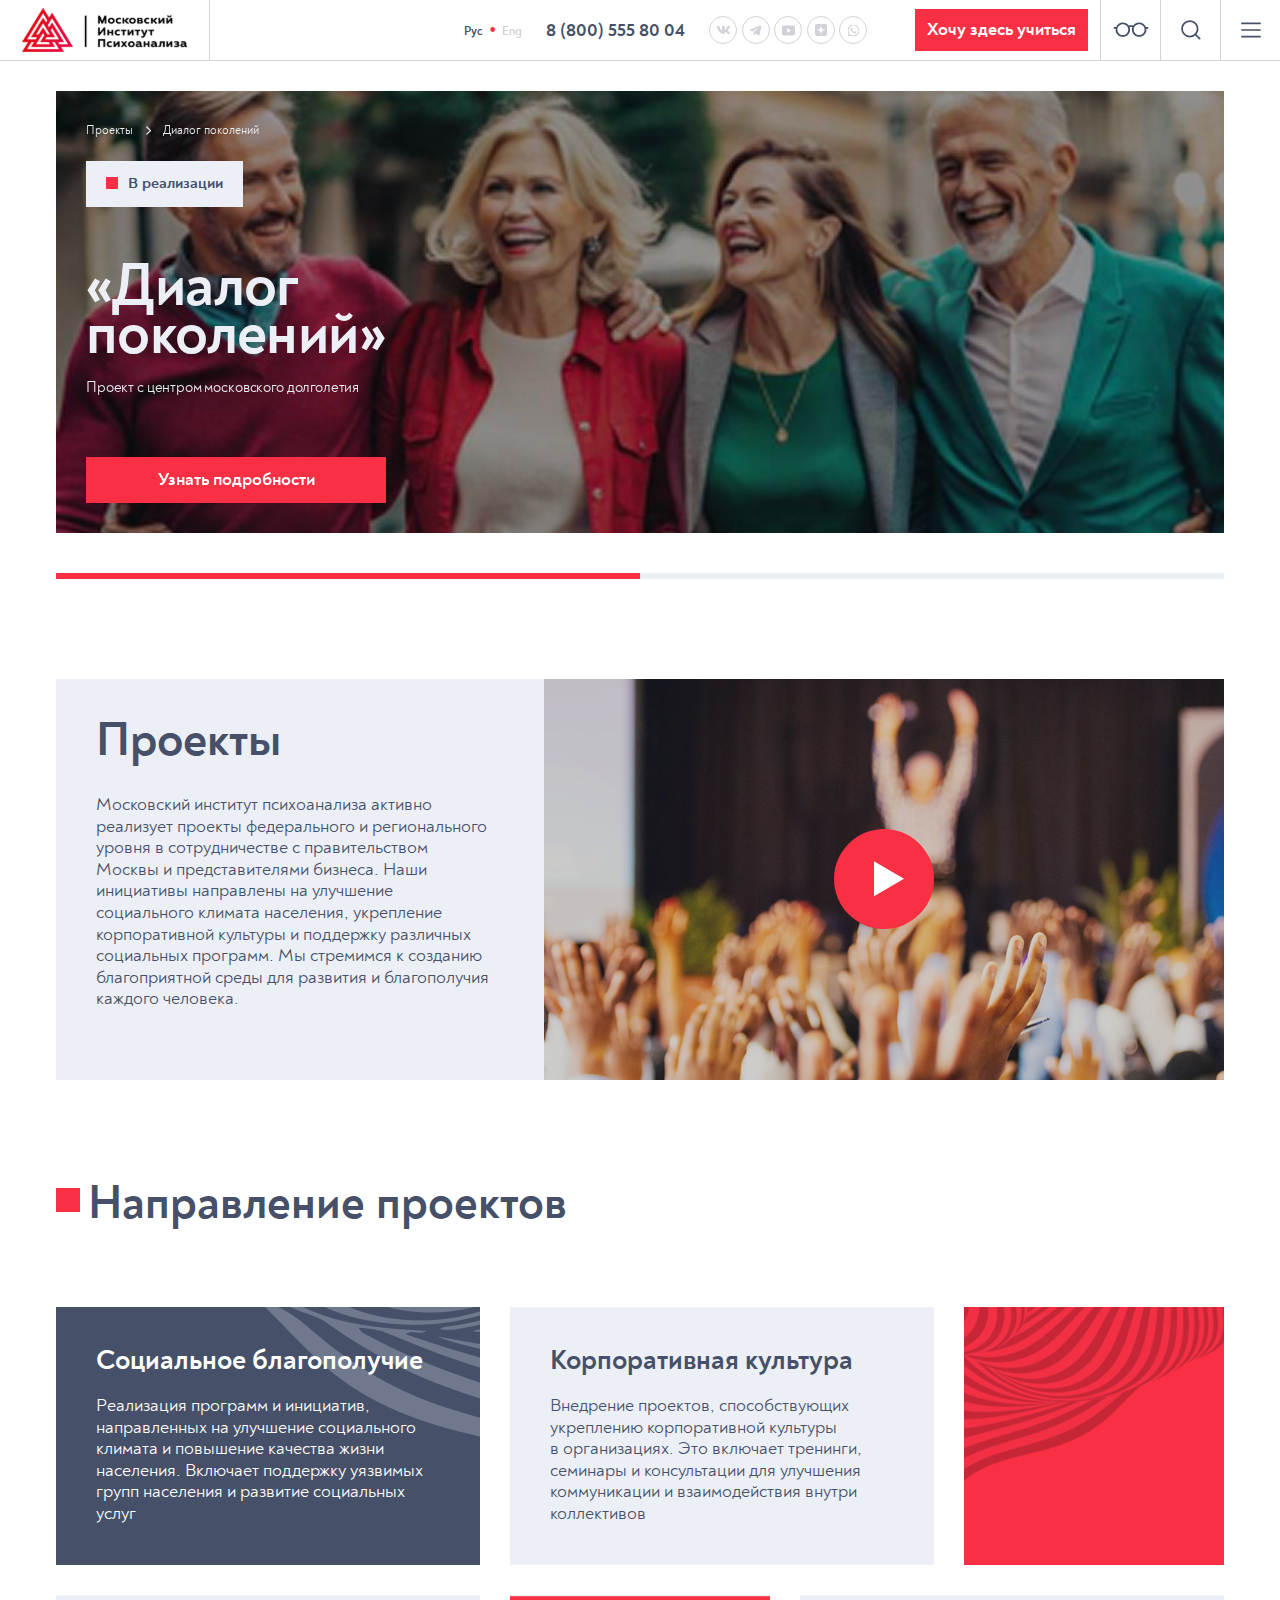
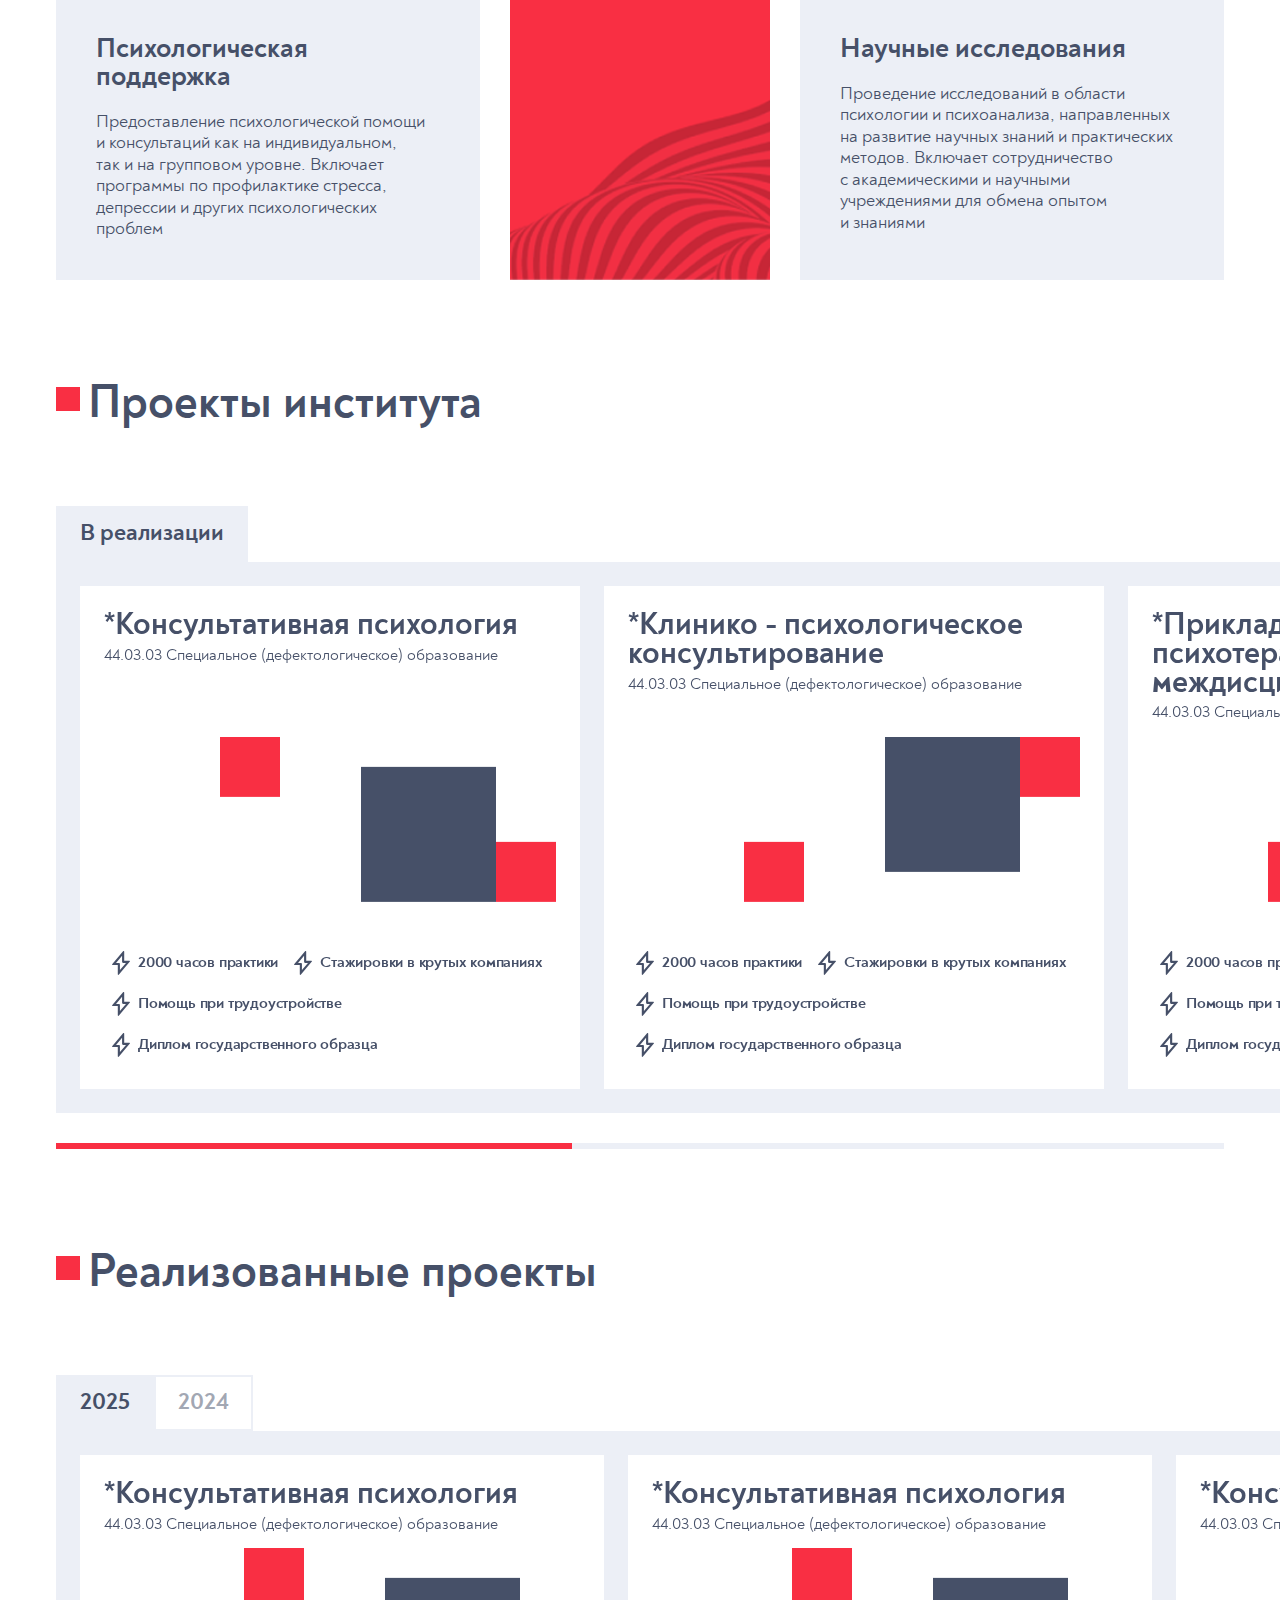
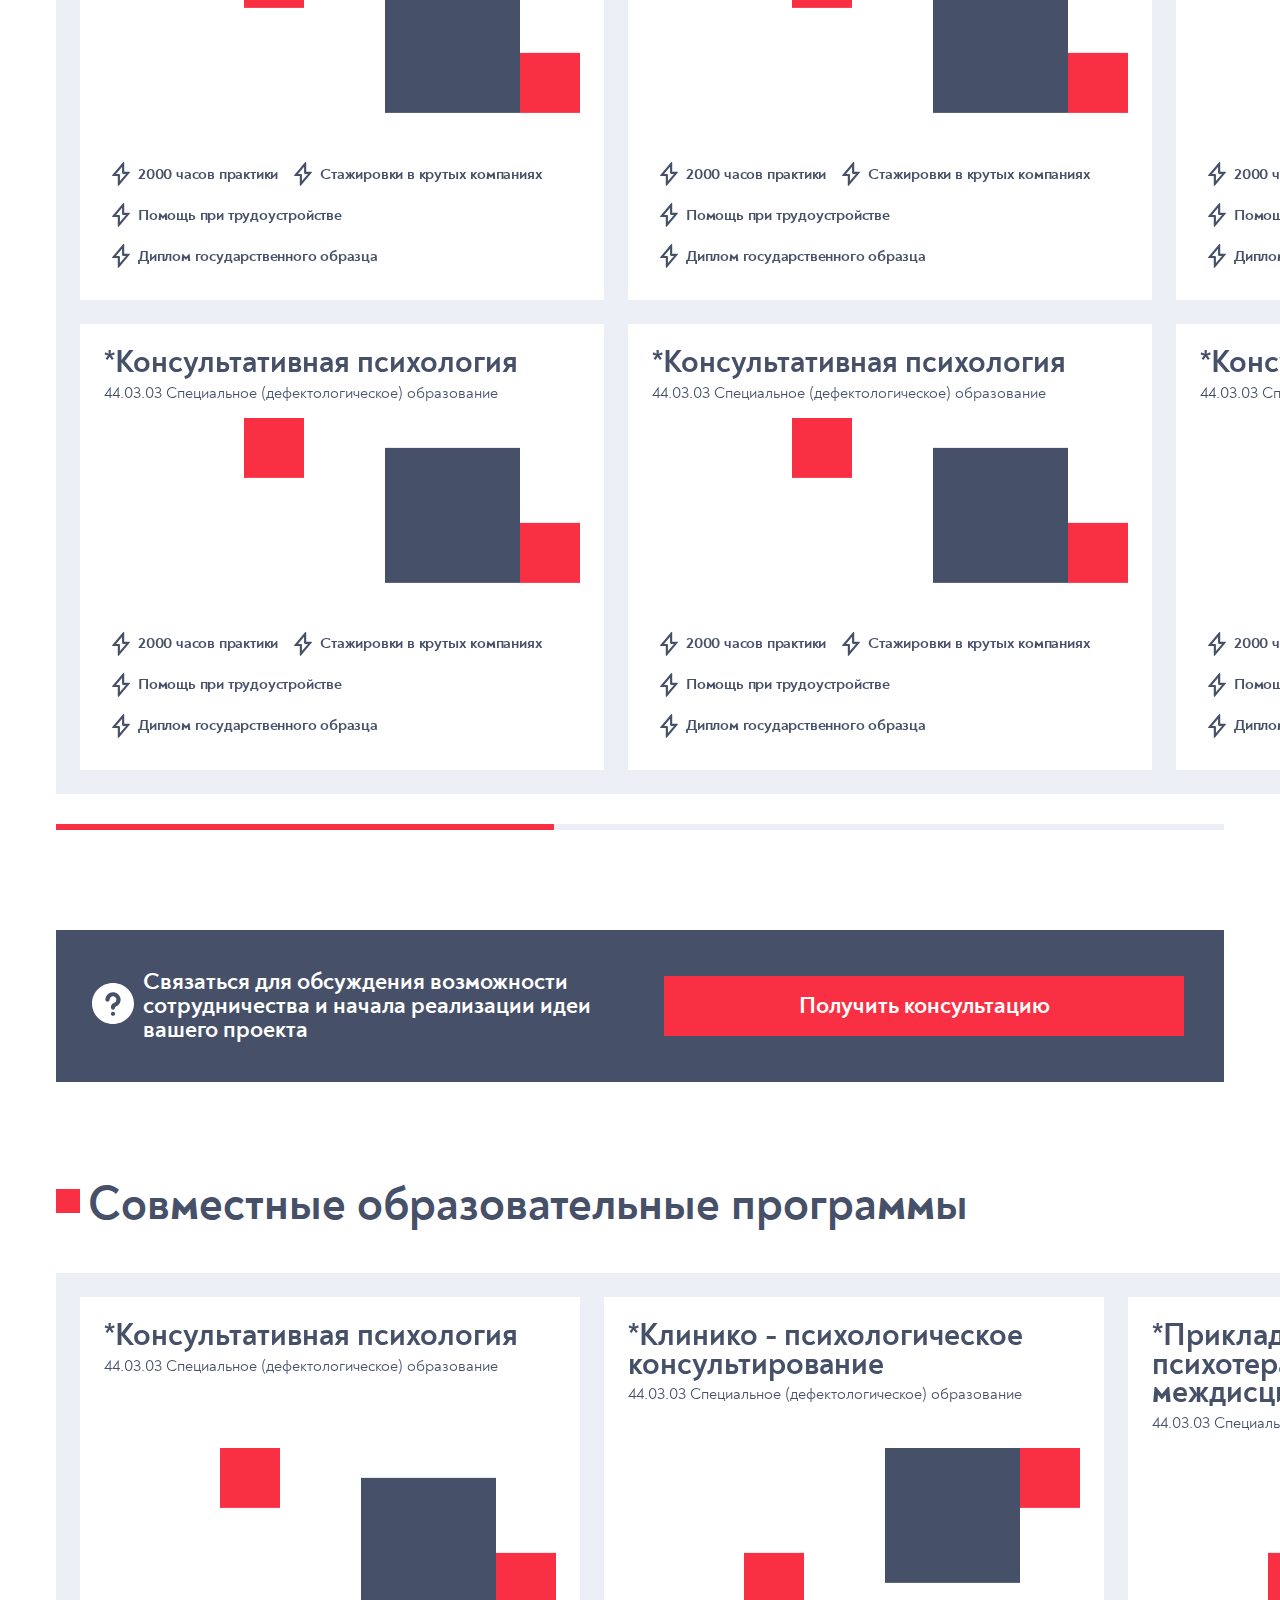
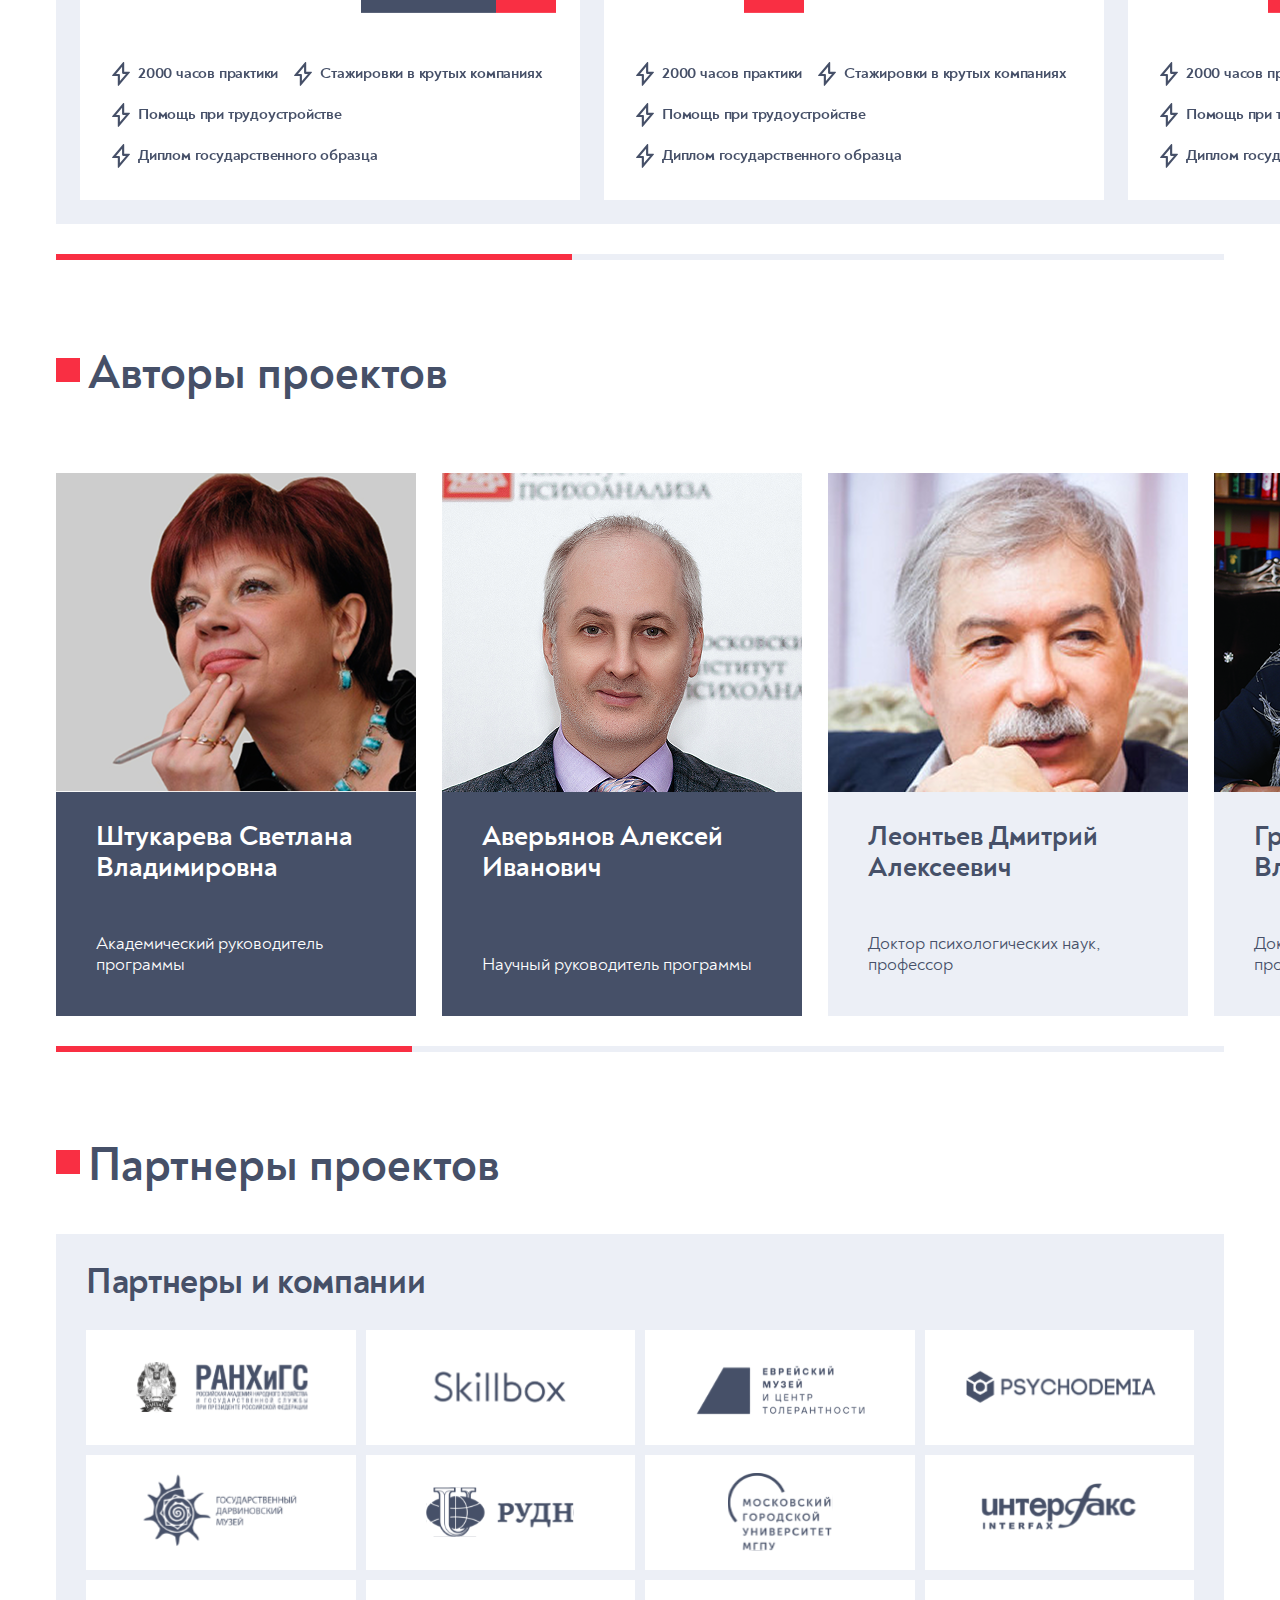
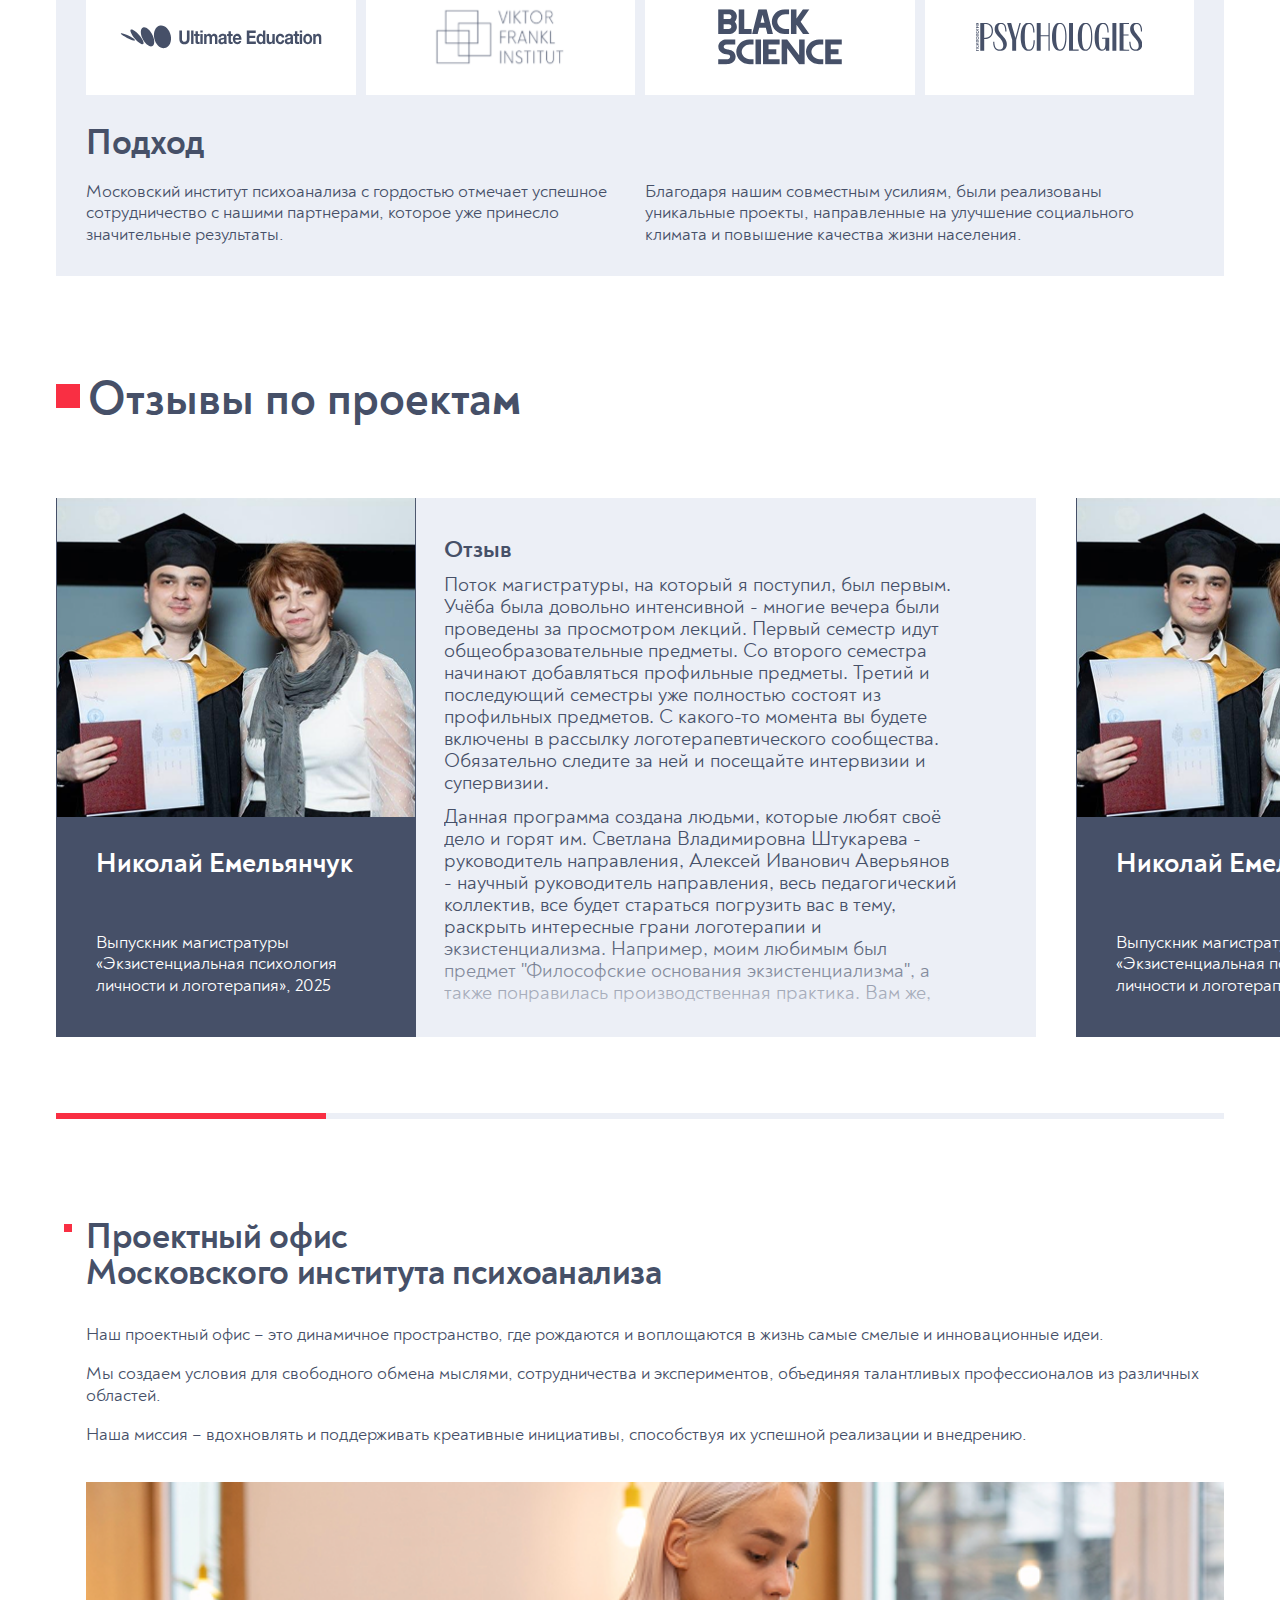
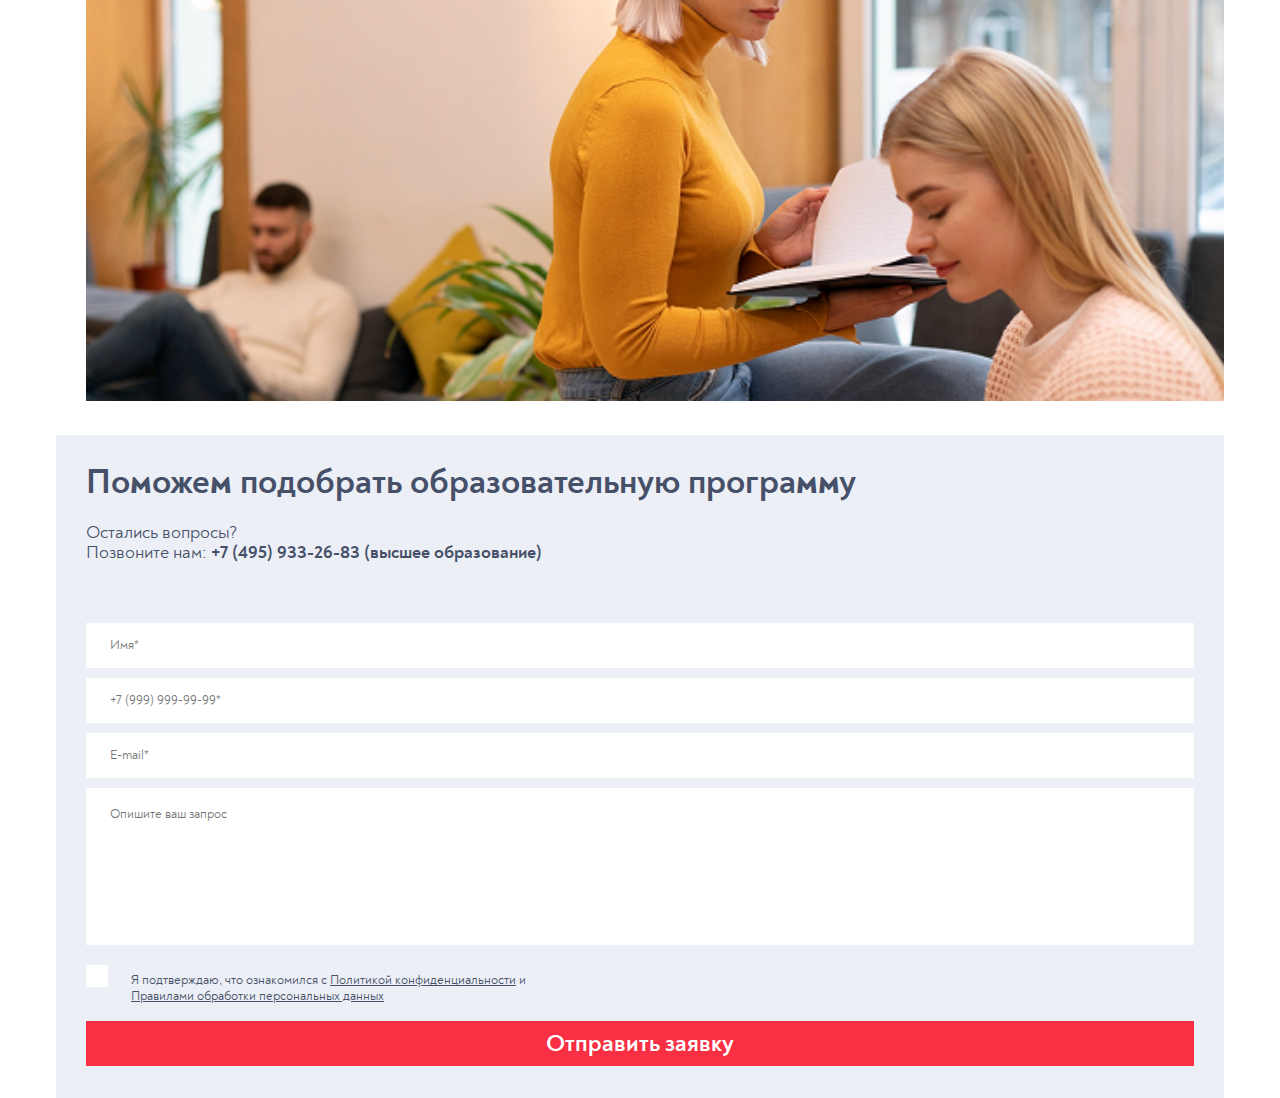
<file: dialogue.html>
<!DOCTYPE html>
<html lang="en">
<head>
    <meta charset="UTF-8">
    <meta name="viewport" content="width=device-width, initial-scale=1.0">
    <title>Document</title>

    <!-- Link Swiper's CSS -->
    <link rel="stylesheet" href="https://cdn.jsdelivr.net/npm/swiper@11/swiper-bundle.min.css" />
    <!-- Syle CSS -->
    <link rel="stylesheet" href="./assets/scss/style.css">
</head>
<body>

    <div class="wrapper">

        <!-- Header -->
        <header class="header">
            <div class="container header-container">
                <a href="/" class="header-logo">
                    <img src="./assets/images/logo.svg" alt="">
                </a>
                <div class="header-content">
                    <div class="header-center">
                        <ul class="lang-list">
                            <li>
                                <a href="#" class="active">Рус</a>
                            </li>
                            <li>
                                <span>•</span>
                            </li>
                            <li>
                                <a href="#">Eng</a>
                            </li>
                        </ul>
                        <a href="tel:+8 (800) 555 80 04" class="phone-link">8 (800) 555 80 04</a>
                        <ul class="header-network">
                            <li>
                                <a href="#">
                                    <img src="./assets/images/header-network-1.svg" alt="">
                                </a>
                            </li>
                            <li>
                                <a href="#">
                                    <img src="./assets/images/header-network-2.svg" alt="">
                                </a>
                            </li>
                            <li>
                                <a href="#">
                                    <img src="./assets/images/header-network-3.svg" alt="">
                                </a>
                            </li>
                            <li>
                                <a href="#">
                                    <img src="./assets/images/header-network-4.svg" alt="">
                                </a>
                            </li>
                            <li>
                                <a href="#">
                                    <img src="./assets/images/header-network-5.svg" alt="">
                                </a>
                            </li>
                        </ul>
                    </div>
                    <div class="header-right">
                        <a href="#" class="btn-red">Хочу здесь учиться</a>
                        <ul class="header-right__btn">
                            <li>
                                <button>
                                    <img src="./assets/images/header-right-icon-1.svg" alt="">
                                </button>
                            </li>
                            <li>
                                <button>
                                    <img src="./assets/images/header-right-icon-2.svg" alt="">
                                </button>
                            </li>
                            <li>
                                <button>
                                    <img src="./assets/images/header-right-icon-3.svg" alt="">
                                </button>
                            </li>
                        </ul>
                    </div>
                </div>
            </div>
        </header>
        <!-- Header end -->

        <!-- Competence -->
        <section class="modal competence-modal">
            <div class="modal-bg"></div>
            <div class="modal-content">
                <button class="modal-close">
                    <img src="./assets/images/modal-close-icon.svg" alt="">
                </button>
                <div class="modal-content__text competence-modal__text">
                    <h2>Компетенции</h2>
                    <h3>В своей работе и при организации мероприятий Центр карьеры МИП опирается на универсальные компетенции, необходимые для успешной карьеры как в организации, так и в частной практике.</h3>
                    <p>*составлено на основе учебных планов МИП и анализа бизнес-компетенций.</p>
                    <ul>
                        <li>1) Системное и критическое мышление</li>
                        <li>2) Коммуникация</li>
                        <li>3) Разработка и реализация проектов</li>
                        <li>4) Командная работа и лидерство</li>
                        <li>5) Самоорганизация и саморазвитие</li>
                        <li>6) Умение учиться</li>
                    </ul>
                </div>
            </div>
        </section>
        <!-- Competence end -->

        <!-- Association -->
        <section class="modal association-modal">
            <div class="modal-bg"></div>
            <div class="modal-content">
                <button class="modal-close">
                    <img src="./assets/images/modal-close-icon.svg" alt="">
                </button>
                <h2>Уважаемые выпускники!</h2>
                <div class="modal-content__text association-modal__text">
                    <p>Управление развитие карьерой и взаимодействия с выпускниками (Центр карьеры - ЦК) рады сообщить вам о создании Ассоциации выпускников, которая даст каждому выпускнику еще бОльший толчок в развитии вашей карьеры и будет укреплять связь с ВУЗом, в котором вы получили профессию.</p>
                    <div class="association-modal__text-item">
                        <p>Бонусы, которые дадут вам карта выпускника и принадлежность к Ассоциации:</p>
                        <ul>
                            <li>скидки от партнеров (кафе и рестораны, досуг, одежда обувь и пр.)</li>
                            <li>доступ к мероприятиям ВУЗа, которые ЦК планирует реализовывать для студентов (встречи с известными психологами, проектные школы с партнерами ВУЗа, индивидуальные консультации и пр.)</li>
                            <li>возможность стать почетным ментором ВУЗа, быть наставником для студентов</li>
                            <li>реализацию ваших идей с поддержкой ВУЗа</li>
                            <li>мероприятия для выпускников (квесты, квизы, корпоративы выпускников, командировки в города России и экскурсии)</li>
                        </ul>
                    </div>
                    <h3>
                        <span></span>
                        Годовой членский взнос в Ассоциацию будет составлять 5000 руб.
                    </h3>
                    <div class="btns">
                        <a href="#" class="btn-red">Оплатить</a>
                        <a href="https://t.me/graduateMIP" target="_blank" class="btn-dark">
                            <img src="./assets/images/telegram.svg" alt="">
                            <span>Telegram-канал</span>
                        </a>
                    </div>
                </div>
            </div>
        </section>
        <!-- Association end -->

        <!-- Vacancy modal -->
        <section class="modal vacancy-modal">
            <div class="modal-bg"></div>
            <div class="modal-content">
                <button class="modal-close">
                    <img src="./assets/images/modal-close-icon.svg" alt="">
                </button>
                <h2>Специалист по работе с документами</h2>
                <div class="modal-content__text">
                    <div class="text">
                        <div class="text-item">
                            <img src="./assets/images/map-pin.svg" alt="">
                            <p>Московский институт психоанализа Кутузовский пр, 34с4</p>
                        </div>
                        <div class="text-item">
                            <img src="./assets/images/clock.svg" alt="">
                            <p>График работы 5/2, начало рабочего дня по согласованию</p>
                        </div>
                        <div class="text-item">
                            <img src="./assets/images/user-check.svg" alt="">
                            <p>Очное присутствие в офисе</p>
                        </div>
                        <div class="text-item">
                            <img src="./assets/images/calendar.svg" alt="">
                            <p>Проектная занятость (июнь–сентябрь)</p>
                        </div>
                    </div>
                    <div class="text-2">
                        <h4>Обязанности:</h4>
                        <ul>
                            <li>Обработка входящих заявлений на поступление в системе + проверка документов</li>
                            <li>Консультация абитуриентов по документам, необходимым для поступления, по вопросам подписания документов, оплаты обучения, приказов о зачислении и пр.</li>
                        </ul>
                    </div>
                    <h3>Для отклика напишите нам в Telegram <br>(укажите название вакансии и ФИО, прикрепите к сообщению своё резюме в pdf-формате)</h3>
                    <a href="#" class="btn-red">
                        <img src="./assets/images/telegram.svg" alt="">
                        <span>Написать в Telegram</span>
                    </a>
                </div>
            </div>
        </section>
        <!-- Vacancy modal end -->

        <!-- Internship modal -->
        <section class="modal internship-modal">
            <div class="modal-bg"></div>
            <div class="modal-content">
                <button class="modal-close">
                    <img src="./assets/images/modal-close-icon.svg" alt="">
                </button>
                <h2>Очная стажировка «Московское долголетие»</h2>
                <div class="modal-content__text">
                    <div class="text">
                        <div class="text-item">
                            <img src="./assets/images/calendar.svg" alt="">
                            <p>Даты проведения тренингов:</p>
                        </div>
                        <ul>
                            <li>Апрель: 15.17.22,24,29</li>
                            <li>Май: 13.15.20,22.27.29</li>
                            <li>Июнь: 3,5,10,12</li>
                        </ul>
                    </div>
                    <div class="text-content">
                        <h4>Требования к кандидатам:</h4>
                        <ul>
                            <li>Только выпускники и студенты с высшим психологическим образованием (“переподготовка“, не подходит)</li>
                        </ul>
                    </div>
                    <div class="text-content">
                        <h4>Дополнительная иформация:</h4>
                        <ul>
                            <li>По окончанию стажировки выдаётся сертификат о повышении квалификации «Психологические практики работы с людьми старшего возраста» (стажировка бесплатная!)</li>
                            <li>В ДПО будет входить:</li>
                            <li>обучение 7–12.04</li>
                            <li>15 очных групповых сессий* в 10 центрах московского долголетия (вы будете работать вместе с опытным тренером)</li>
                            <li>групповые супервизии</li>
                        </ul>
                    </div>
                    <h3>Для отклика напишите нам в Telegram <br>(укажите название вакансии и ФИО, прикрепите к сообщению своё резюме в pdf-формате)</h3>
                    <a href="#" class="btn-red">
                        <img src="./assets/images/telegram.svg" alt="">
                        <span>Написать в Telegram</span>
                    </a>
                </div>
            </div>
        </section>
        <!-- Internship modal end -->

        <main>

            <!-- Dialogue home -->
            <section class="dialogue-home">
                <div class="container dialogue-home__container">
                    <div class="swiper">
                        <div class="swiper-wrapper">
                            <div class="swiper-slide">
                                <img src="./assets/images/dialogue-home-card.png" alt="" class="bg-img">
                                <div>
                                    <ul class="breadcrumb">
                                        <li>
                                            <a href="#">Проекты</a>
                                        </li>
                                        <li>
                                            <svg width="20" height="20" viewBox="0 0 20 20" fill="none" xmlns="http://www.w3.org/2000/svg">
                                                <path d="M8.32941 12.7352L11.6122 9.58817L8.32941 6.44119C8.08533 6.2072 8.08533 5.82781 8.32941 5.59382C8.57349 5.35992 8.96924 5.35992 9.21333 5.59382L12.938 9.16453C13.0552 9.27693 13.1211 9.42928 13.1211 9.58817C13.1211 9.74715 13.0552 9.89949 12.938 10.0119L9.21333 13.5825C8.96924 13.8165 8.57349 13.8165 8.32941 13.5825C8.08533 13.3486 8.08533 12.9692 8.32941 12.7352Z" fill="#ECEFF6" />
                                            </svg>
                                        </li>
                                        <li>
                                            <a href="#">Диалог поколений</a>
                                        </li>
                                    </ul>
                                    <div class="dialogue-home__alert">
                                        <span></span>
                                        В реализации
                                    </div>
                                    <h2>«Диалог поколений»</h2>
                                    <p>Проект с центром московского долголетия</p>
                                </div>
                                <a href="#" class="btn-red">Узнать подробности</a>
                            </div>
                            <div class="swiper-slide">
                                <img src="./assets/images/dialogue-home-card.png" alt="" class="bg-img">
                                <div>
                                    <ul class="breadcrumb">
                                        <li>
                                            <a href="#">Проекты</a>
                                        </li>
                                        <li>
                                            <svg width="20" height="20" viewBox="0 0 20 20" fill="none" xmlns="http://www.w3.org/2000/svg">
                                                <path d="M8.32941 12.7352L11.6122 9.58817L8.32941 6.44119C8.08533 6.2072 8.08533 5.82781 8.32941 5.59382C8.57349 5.35992 8.96924 5.35992 9.21333 5.59382L12.938 9.16453C13.0552 9.27693 13.1211 9.42928 13.1211 9.58817C13.1211 9.74715 13.0552 9.89949 12.938 10.0119L9.21333 13.5825C8.96924 13.8165 8.57349 13.8165 8.32941 13.5825C8.08533 13.3486 8.08533 12.9692 8.32941 12.7352Z" fill="#ECEFF6" />
                                            </svg>
                                        </li>
                                        <li>
                                            <a href="#">Диалог поколений</a>
                                        </li>
                                    </ul>
                                    <div class="dialogue-home__alert">
                                        <span></span>
                                        В реализации
                                    </div>
                                    <h2>«Диалог поколений»</h2>
                                    <p>Проект с центром московского долголетия</p>
                                </div>
                                <a href="#" class="btn-red">Узнать подробности</a>
                            </div>
                        </div>
                    </div>
                    <div class="swp-scrollbar"></div>
                </div>
            </section>
            <!-- Dialogue home end -->

            <!-- about -->
            <section class="about about-project">
                <div class="container">
                    <div class="about_text">
                        <h6>
                            Проекты
                        </h6>
                        <div class="about_main_text">
                            <div class="about_content">
                                <p>
                                    Московский институт психоанализа активно реализует проекты федерального и регионального уровня в сотрудничестве с правительством Москвы и представителями бизнеса. Наши инициативы направлены на улучшение социального климата населения, укрепление корпоративной культуры и поддержку различных социальных программ. Мы стремимся к созданию благоприятной среды для развития и благополучия каждого человека.
                                </p>
                            </div>
                        </div>
                    </div>
                    <div class="about_img">
                        <button class="about_play">
                            <svg width="30" height="36" viewBox="0 0 30 36" fill="none" xmlns="http://www.w3.org/2000/svg">
                                <path d="M30 17.7109L-3.43725e-06 35.2109L-1.90735e-06 0.210936L30 17.7109Z" fill="white"/>
                            </svg>
                        </button>
                        <img src="./assets/images/about_img.png" alt="">
                    </div>
                </div>
            </section>
            <!-- about -->

            <!-- program -->
            <section class="program">
                <div class="container">
                    <h3 class="section_title">
                        <span></span>
                        Направление проектов
                    </h3>
                    <ul class="program-card__wrap">
                        <li class="program-card bg-dark">
                            <img src="./assets/images/program-bg-1.png" alt="" class="bg-img">
                            <h3>Социальное благополучие</h3>
                            <p>Реализация программ и инициатив, направленных на улучшение социального климата и повышение качества жизни населения. Включает поддержку уязвимых групп населения и развитие социальных услуг</p>
                        </li>
                        <li class="program-card">
                            <h3>Корпоративная культура</h3>
                            <p>Внедрение проектов, способствующих укреплению корпоративной культуры в организациях. Это включает тренинги, семинары и консультации для улучшения коммуникации и взаимодействия внутри коллективов</p>
                        </li>
                        <li class="program-card bg-red">
                            <img src="./assets/images/program-bg-2.png" alt="" class="bg-img">
                            <h3> </h3>
                            <p> </p>
                        </li>
                        <li class="program-card">
                            <h3>Психологическая поддержка</h3>
                            <p>Предоставление психологической помощи и консультаций как на индивидуальном, так и на групповом уровне. Включает программы по профилактике стресса, депрессии и других психологических проблем</p>
                        </li>
                        <li class="program-card bg-red">
                            <img src="./assets/images/program-bg-3.png" alt="" class="bg-img">
                            <!-- <svg width="208" height="95" viewBox="0 0 208 95" fill="none" xmlns="http://www.w3.org/2000/svg">
                                <path d="M90.401 26.8356H71.3864V8.24487H22.3872V37.7877H9.3277V86.9328H58.3617V75.9458H90.4358V26.8356H90.401ZM23.3275 9.18662H70.4461V26.8007H41.4018V37.7877H23.3275V9.18662ZM42.3421 57.39H57.3866V75.0041H42.3421V57.39ZM42.3421 56.4133V38.7295H57.3866V56.4133H42.3421ZM23.3275 38.7644H41.4018V56.4482H23.3275V38.7644ZM42.3421 37.7877V27.7773H70.4461V56.4133H58.3617V37.7877H42.3421ZM57.3866 85.9911H10.268V38.7644H22.3524V57.39H41.367V75.9807H57.3518V85.9911H57.3866ZM89.4607 75.0041H58.3269V57.39H71.3864V27.7773H89.4607V75.0041Z" fill="white"/>
                                <path d="M198.673 68.3072H188.713V69.2838H193.171V86.8979H194.25V69.2838H198.708V68.3072H198.673ZM179.136 87.1769C180.181 87.1769 181.121 86.8979 181.992 86.3049C182.862 85.7469 183.559 84.9447 184.046 83.968C184.534 82.9914 184.812 81.9101 184.812 80.7242V68.3072H183.733V80.6196C183.733 81.6311 183.524 82.5729 183.106 83.41C182.688 84.2471 182.131 84.9447 181.434 85.433C180.738 85.9213 179.972 86.1654 179.136 86.1654C178.3 86.1654 177.534 85.9213 176.837 85.433C176.141 84.9447 175.584 84.2471 175.201 83.41C174.783 82.5729 174.609 81.6311 174.609 80.6196V68.3072H173.529V80.7242C173.529 81.9101 173.773 82.9914 174.295 83.968C174.783 84.9447 175.479 85.712 176.35 86.3049C177.151 86.8979 178.091 87.1769 179.136 87.1769ZM169.559 68.3072H159.599V69.2838H164.057V86.8979H165.136V69.2838H169.594V68.3072H169.559ZM154.41 86.9328H155.49V68.3421H154.41V86.9328ZM150.266 68.3072H140.306V69.2838H144.763V86.8979H145.843V69.2838H150.301V68.3072H150.266ZM132.679 87.1769C133.515 87.1769 134.316 87.0025 135.082 86.6189C135.848 86.2701 136.44 85.712 136.928 84.9795C137.415 84.2471 137.624 83.3402 137.624 82.3287C137.624 81.3521 137.415 80.5498 137.032 79.8871C136.649 79.2244 136.161 78.7012 135.569 78.3176C134.977 77.9339 134.246 77.5153 133.306 77.027C132.435 76.5736 131.773 76.1899 131.251 75.876C130.764 75.5621 130.311 75.1087 129.997 74.5855C129.649 74.0623 129.475 73.3996 129.475 72.6671C129.475 71.5161 129.788 70.6441 130.45 70.0163C131.112 69.3884 131.843 69.0745 132.714 69.0745C133.375 69.0745 134.002 69.2489 134.56 69.5977C135.117 69.9465 135.569 70.3999 135.918 70.958L136.719 70.2953C136.301 69.6675 135.709 69.1443 135.012 68.7257C134.281 68.3072 133.515 68.0979 132.714 68.0979C131.982 68.0979 131.286 68.2723 130.624 68.6211C129.963 68.9699 129.44 69.4582 128.987 70.1558C128.57 70.8534 128.361 71.6905 128.361 72.702C128.361 73.6786 128.57 74.4808 128.953 75.1435C129.336 75.8062 129.823 76.3294 130.38 76.7131C130.938 77.0968 131.704 77.5502 132.644 78.0037C133.515 78.4222 134.176 78.8059 134.699 79.1547C135.186 79.4686 135.639 79.922 135.987 80.4452C136.336 80.9684 136.51 81.6311 136.51 82.3985C136.51 83.1658 136.336 83.8634 135.987 84.4215C135.639 84.9795 135.186 85.433 134.594 85.712C134.002 86.0259 133.375 86.1654 132.714 86.1654C131.739 86.1654 130.868 85.8864 130.102 85.2934C129.336 84.7005 128.813 84.0029 128.535 83.096L127.629 83.5844C127.978 84.5959 128.639 85.4678 129.545 86.1654C130.485 86.8281 131.53 87.1769 132.679 87.1769ZM122.127 68.3421V84.7703L111.819 68.3421H110.913V86.9328H111.993V70.5046L122.301 86.9328H123.206V68.3421H122.127ZM104.436 86.9328H105.515V68.3421H104.436V86.9328Z" fill="white"/>
                                <path d="M179.101 57.1806H186.205V56.2039H180.181V38.5898H179.101V57.1806ZM176.176 57.1806L167.678 47.0655L175.793 38.5898H174.365L166.634 46.7865V38.5898H165.554V57.1806H166.634V47.4492L174.678 57.1806H176.176ZM159.111 38.5898V55.018L148.803 38.5898H147.898V57.1806H148.977V40.7524L159.285 57.1806H160.191V38.5898H159.111ZM133.515 52.0533L137.485 39.9153L141.49 52.0533H133.515ZM143.196 57.1806H144.415L138.112 38.5898H136.893L130.624 57.1806H131.808L133.167 53.0299H141.803L143.196 57.1806ZM118.018 47.5887V39.5665H122.614C123.241 39.5665 123.868 39.7409 124.425 40.0897C124.983 40.4385 125.435 40.9268 125.749 41.5546C126.062 42.1824 126.236 42.8451 126.236 43.5776C126.236 44.3101 126.062 44.9728 125.749 45.6006C125.435 46.2284 124.983 46.7167 124.425 47.0655C123.868 47.4143 123.276 47.5887 122.614 47.5887H118.018ZM123.172 48.4956C123.938 48.4258 124.634 48.1817 125.261 47.7282C125.888 47.2748 126.376 46.6819 126.759 45.9494C127.142 45.2169 127.316 44.4496 127.316 43.5776C127.316 42.6707 127.107 41.8336 126.689 41.0663C126.271 40.2989 125.714 39.706 124.983 39.2526C124.286 38.7991 123.485 38.5898 122.649 38.5898H116.973V57.1806H118.052V48.5654H122.092L127.177 57.1806H128.395L123.172 48.4956ZM113.49 39.6013V38.6247H104.47V57.2154H105.55V48.4258H112.515V47.4492H105.55V39.6362H113.49V39.6013Z" fill="white"/>
                                <path d="M173.599 17.8367V9.81443H178.196C178.823 9.81443 179.449 9.98883 180.007 10.3376C180.564 10.6864 181.017 11.1747 181.33 11.8026C181.643 12.4304 181.817 13.0931 181.817 13.8256C181.817 14.558 181.643 15.2207 181.33 15.8486C181.017 16.4764 180.564 16.9647 180.007 17.3135C179.449 17.6623 178.857 17.8367 178.196 17.8367H173.599ZM178.718 18.7784C179.484 18.7087 180.181 18.4645 180.808 18.0111C181.434 17.5577 181.922 16.9647 182.305 16.2322C182.688 15.4998 182.862 14.7324 182.862 13.8604C182.862 12.9536 182.653 12.1165 182.235 11.3491C181.817 10.5818 181.26 9.98883 180.529 9.5354C179.832 9.08196 179.031 8.87269 178.196 8.87269H172.519V27.4634H173.599V18.8133H177.638L182.723 27.4285H183.942L178.718 18.7784ZM158.519 26.6612C157.092 26.6612 155.803 26.2775 154.619 25.5102C153.435 24.7428 152.495 23.7313 151.798 22.4408C151.102 21.1502 150.753 19.7202 150.753 18.1506C150.753 16.581 151.102 15.1859 151.798 13.8604C152.495 12.5699 153.435 11.5235 154.619 10.7911C155.803 10.0237 157.092 9.64003 158.519 9.64003C159.947 9.64003 161.236 10.0237 162.42 10.7911C163.604 11.5584 164.544 12.5699 165.241 13.8604C165.937 15.151 166.285 16.581 166.285 18.1506C166.285 19.7202 165.937 21.1154 165.241 22.4408C164.544 23.7313 163.604 24.7777 162.42 25.5102C161.236 26.2775 159.947 26.6612 158.519 26.6612ZM158.519 27.6727C160.121 27.6727 161.584 27.2541 162.942 26.3821C164.3 25.545 165.38 24.3591 166.146 22.8942C166.912 21.4293 167.33 19.8248 167.33 18.0809C167.33 16.3369 166.947 14.7324 166.146 13.2675C165.345 11.8026 164.3 10.6515 162.942 9.77955C161.584 8.94245 160.121 8.48901 158.519 8.48901C156.917 8.48901 155.455 8.90757 154.097 9.77955C152.738 10.6167 151.694 11.8026 150.893 13.2675C150.092 14.7324 149.709 16.3369 149.709 18.0809C149.709 19.8248 150.092 21.4293 150.893 22.8942C151.694 24.3591 152.738 25.5102 154.097 26.3821C155.455 27.2541 156.917 27.6727 158.519 27.6727ZM147.271 8.80293H137.311V9.77955H141.734V27.3937H142.813V9.81443H147.271V8.80293ZM135.639 27.4285L127.142 17.3135L135.256 8.83781H133.828L126.097 17.0345V8.83781H125.017V27.4285H126.097V17.7321L134.142 27.4634H135.639V27.4285ZM118.61 27.4285H119.689V8.83781H118.61V27.4285ZM114.535 8.83781L108.858 25.9636L103.182 8.83781H101.998L108.301 27.4285H109.45L115.754 8.83781H114.535Z" fill="white"/>
                            </svg> -->
                        </li>
                        <li class="program-card">
                            <h3>Научные исследования</h3>
                            <p>Проведение исследований в области психологии и психоанализа, направленных на развитие научных знаний и практических методов. Включает сотрудничество с академическими и научными учреждениями для обмена опытом и знаниями</p>
                        </li>
                    </ul>
                </div>
            </section>
            <!-- program -->

            <!-- Education -->
            <section class="education">
                <div class="container">
                    <h2 class="section_title">
                        <span></span>
                        Проекты института
                    </h2>
                    <div class="main-select">
                        <button class="main-select__btn">
                            <span>В реализации</span>
                            <svg width="20" height="21" viewBox="0 0 20 21" fill="none" xmlns="http://www.w3.org/2000/svg">
                                <path d="M6.71538 8.82941L9.99819 12.1122L13.2809 8.82941C13.525 8.58533 13.9208 8.58533 14.1649 8.82941C14.4089 9.07349 14.4089 9.46924 14.1649 9.71333L10.4401 13.438C10.3229 13.5552 10.1639 13.6211 9.99819 13.6211C9.83236 13.6211 9.67344 13.5552 9.55619 13.438L5.8315 9.71333C5.58742 9.46924 5.58742 9.07349 5.8315 8.82941C6.07557 8.58533 6.4713 8.58533 6.71538 8.82941Z" fill="#465068"/>
                            </svg>
                        </button>
                        <ul class="main-select__list">
                            <li>В реализации</li>
                        </ul>
                    </div>
                    <ul class="tab-head">
                        <li class="active">В реализации</li>
                    </ul>
                    <div class="tab-body active">
                        <div class="tab-body__swp">
                            <div class="swiper">
                                <div class="swiper-wrapper">
                                    <div class="swiper-slide education-card">
                                        <div class="education-card__top">
                                            <h3>*Консультативная психология</h3>
                                            <p>44.03.03 Специальное (дефектологическое) образование</p>
                                        </div>
                                        <div class="education-card__bottom">
                                            <div class="main-img">
                                                <img src="./assets/images/education-slide-1.svg" alt="">
                                            </div>
                                            <ul>
                                                <li>
                                                    <img src="./assets/images/education-icon-1.svg" alt="">
                                                    <span>2000 часов практики</span>
                                                </li>
                                                <li>
                                                    <img src="./assets/images/education-icon-1.svg" alt="">
                                                    <span>Стажировки в крутых компаниях</span>
                                                </li>
                                                <li>
                                                    <img src="./assets/images/education-icon-1.svg" alt="">
                                                    <span>Помощь при трудоустройстве</span>
                                                </li>
                                                <li>
                                                    <img src="./assets/images/education-icon-1.svg" alt="">
                                                    <span>Диплом государственного образца</span>
                                                </li>
                                            </ul>
                                        </div>
                                    </div>
                                    <div class="swiper-slide education-card">
                                        <div class="education-card__top">
                                            <h3>*Клинико - психологическое консультирование</h3>
                                            <p>44.03.03 Специальное (дефектологическое) образование</p>
                                        </div>
                                        <div class="education-card__bottom">
                                            <div class="main-img">
                                                <img src="./assets/images/education-slide-2.svg" alt="">
                                            </div>
                                            <ul>
                                                <li>
                                                    <img src="./assets/images/education-icon-1.svg" alt="">
                                                    <span>2000 часов практики</span>
                                                </li>
                                                <li>
                                                    <img src="./assets/images/education-icon-1.svg" alt="">
                                                    <span>Стажировки в крутых компаниях</span>
                                                </li>
                                                <li>
                                                    <img src="./assets/images/education-icon-1.svg" alt="">
                                                    <span>Помощь при трудоустройстве</span>
                                                </li>
                                                <li>
                                                    <img src="./assets/images/education-icon-1.svg" alt="">
                                                    <span>Диплом государственного образца</span>
                                                </li>
                                            </ul>
                                        </div>
                                    </div>
                                    <div class="swiper-slide education-card">
                                        <div class="education-card__top">
                                            <h3>*Прикладная психология и психотерапия: междисциплинарный подход</h3>
                                            <p>44.03.03 Специальное (дефектологическое) образование</p>
                                        </div>
                                        <div class="education-card__bottom">
                                            <div class="main-img">
                                                <img src="./assets/images/education-slide-3.svg" alt="">
                                            </div>
                                            <ul>
                                                <li>
                                                    <img src="./assets/images/education-icon-1.svg" alt="">
                                                    <span>2000 часов практики</span>
                                                </li>
                                                <li>
                                                    <img src="./assets/images/education-icon-1.svg" alt="">
                                                    <span>Стажировки в крутых компаниях</span>
                                                </li>
                                                <li>
                                                    <img src="./assets/images/education-icon-1.svg" alt="">
                                                    <span>Помощь при трудоустройстве</span>
                                                </li>
                                                <li>
                                                    <img src="./assets/images/education-icon-1.svg" alt="">
                                                    <span>Диплом государственного образца</span>
                                                </li>
                                            </ul>
                                        </div>
                                    </div>
                                    <div class="swiper-slide education-card">
                                        <div class="education-card__top">
                                            <h3>*Прикладная психология и психотерапия: междисциплинарный подход</h3>
                                            <p>44.03.03 Специальное (дефектологическое) образование</p>
                                        </div>
                                        <div class="education-card__bottom">
                                            <div class="main-img">
                                                <img src="./assets/images/education-slide-4.svg" alt="">
                                            </div>
                                            <ul>
                                                <li>
                                                    <img src="./assets/images/education-icon-1.svg" alt="">
                                                    <span>2000 часов практики</span>
                                                </li>
                                                <li>
                                                    <img src="./assets/images/education-icon-1.svg" alt="">
                                                    <span>Стажировки в крутых компаниях</span>
                                                </li>
                                                <li>
                                                    <img src="./assets/images/education-icon-1.svg" alt="">
                                                    <span>Помощь при трудоустройстве</span>
                                                </li>
                                                <li>
                                                    <img src="./assets/images/education-icon-1.svg" alt="">
                                                    <span>Диплом государственного образца</span>
                                                </li>
                                            </ul>
                                        </div>
                                    </div>
                                    <div class="swiper-slide education-card">
                                        <div class="education-card__top">
                                            <h3>*Прикладной психоанализ и психоаналитическое консультирование</h3>
                                            <p>44.03.03 Специальное (дефектологическое) образование</p>
                                        </div>
                                        <div class="education-card__bottom">
                                            <div class="main-img">
                                                <img src="./assets/images/education-slide-5.svg" alt="">
                                            </div>
                                            <ul>
                                                <li>
                                                    <img src="./assets/images/education-icon-1.svg" alt="">
                                                    <span>2000 часов практики</span>
                                                </li>
                                                <li>
                                                    <img src="./assets/images/education-icon-1.svg" alt="">
                                                    <span>Стажировки в крутых компаниях</span>
                                                </li>
                                                <li>
                                                    <img src="./assets/images/education-icon-1.svg" alt="">
                                                    <span>Помощь при трудоустройстве</span>
                                                </li>
                                                <li>
                                                    <img src="./assets/images/education-icon-1.svg" alt="">
                                                    <span>Диплом государственного образца</span>
                                                </li>
                                            </ul>
                                        </div>
                                    </div>
                                </div>
                            </div>
                            <div class="swp-pagination"></div>
                        </div>
                    </div>
                </div>
            </section>
            <!-- Education end -->

            <!-- Education -->
            <section class="education new-education">
                <div class="container">
                    <h2 class="section_title">
                        <span></span>
                        Реализованные проекты
                    </h2>
                    <div class="main-select">
                        <button class="main-select__btn">
                            <span>2025</span>
                            <svg width="20" height="21" viewBox="0 0 20 21" fill="none" xmlns="http://www.w3.org/2000/svg">
                                <path d="M6.71538 8.82941L9.99819 12.1122L13.2809 8.82941C13.525 8.58533 13.9208 8.58533 14.1649 8.82941C14.4089 9.07349 14.4089 9.46924 14.1649 9.71333L10.4401 13.438C10.3229 13.5552 10.1639 13.6211 9.99819 13.6211C9.83236 13.6211 9.67344 13.5552 9.55619 13.438L5.8315 9.71333C5.58742 9.46924 5.58742 9.07349 5.8315 8.82941C6.07557 8.58533 6.4713 8.58533 6.71538 8.82941Z" fill="#465068"/>
                            </svg>
                        </button>
                        <ul class="main-select__list">
                            <li>2025</li>
                            <li>2024</li>
                        </ul>
                    </div>
                    <ul class="tab-head">
                        <li class="active">2025</li>
                        <li>2024</li>
                    </ul>
                    <div class="tab-body active">
                        <div class="tab-body__swp">
                            <div class="swiper">
                                <div class="swiper-wrapper">
                                    <div class="swiper-slide">
                                        <div class="education-card">
                                            <div class="education-card__top">
                                                <h3>*Консультативная психология</h3>
                                                <p>44.03.03 Специальное (дефектологическое) образование</p>
                                            </div>
                                            <div class="education-card__bottom">
                                                <div class="main-img">
                                                    <img src="./assets/images/education-slide-1.svg" alt="">
                                                </div>
                                                <ul>
                                                    <li>
                                                        <img src="./assets/images/education-icon-1.svg" alt="">
                                                        <span>2000 часов практики</span>
                                                    </li>
                                                    <li>
                                                        <img src="./assets/images/education-icon-1.svg" alt="">
                                                        <span>Стажировки в крутых компаниях</span>
                                                    </li>
                                                    <li>
                                                        <img src="./assets/images/education-icon-1.svg" alt="">
                                                        <span>Помощь при трудоустройстве</span>
                                                    </li>
                                                    <li>
                                                        <img src="./assets/images/education-icon-1.svg" alt="">
                                                        <span>Диплом государственного образца</span>
                                                    </li>
                                                </ul>
                                            </div>
                                        </div>
                                        <div class="education-card">
                                            <div class="education-card__top">
                                                <h3>*Консультативная психология</h3>
                                                <p>44.03.03 Специальное (дефектологическое) образование</p>
                                            </div>
                                            <div class="education-card__bottom">
                                                <div class="main-img">
                                                    <img src="./assets/images/education-slide-1.svg" alt="">
                                                </div>
                                                <ul>
                                                    <li>
                                                        <img src="./assets/images/education-icon-1.svg" alt="">
                                                        <span>2000 часов практики</span>
                                                    </li>
                                                    <li>
                                                        <img src="./assets/images/education-icon-1.svg" alt="">
                                                        <span>Стажировки в крутых компаниях</span>
                                                    </li>
                                                    <li>
                                                        <img src="./assets/images/education-icon-1.svg" alt="">
                                                        <span>Помощь при трудоустройстве</span>
                                                    </li>
                                                    <li>
                                                        <img src="./assets/images/education-icon-1.svg" alt="">
                                                        <span>Диплом государственного образца</span>
                                                    </li>
                                                </ul>
                                            </div>
                                        </div>
                                    </div>
                                    <div class="swiper-slide">
                                        <div class="education-card">
                                            <div class="education-card__top">
                                                <h3>*Консультативная психология</h3>
                                                <p>44.03.03 Специальное (дефектологическое) образование</p>
                                            </div>
                                            <div class="education-card__bottom">
                                                <div class="main-img">
                                                    <img src="./assets/images/education-slide-1.svg" alt="">
                                                </div>
                                                <ul>
                                                    <li>
                                                        <img src="./assets/images/education-icon-1.svg" alt="">
                                                        <span>2000 часов практики</span>
                                                    </li>
                                                    <li>
                                                        <img src="./assets/images/education-icon-1.svg" alt="">
                                                        <span>Стажировки в крутых компаниях</span>
                                                    </li>
                                                    <li>
                                                        <img src="./assets/images/education-icon-1.svg" alt="">
                                                        <span>Помощь при трудоустройстве</span>
                                                    </li>
                                                    <li>
                                                        <img src="./assets/images/education-icon-1.svg" alt="">
                                                        <span>Диплом государственного образца</span>
                                                    </li>
                                                </ul>
                                            </div>
                                        </div>
                                        <div class="education-card">
                                            <div class="education-card__top">
                                                <h3>*Консультативная психология</h3>
                                                <p>44.03.03 Специальное (дефектологическое) образование</p>
                                            </div>
                                            <div class="education-card__bottom">
                                                <div class="main-img">
                                                    <img src="./assets/images/education-slide-1.svg" alt="">
                                                </div>
                                                <ul>
                                                    <li>
                                                        <img src="./assets/images/education-icon-1.svg" alt="">
                                                        <span>2000 часов практики</span>
                                                    </li>
                                                    <li>
                                                        <img src="./assets/images/education-icon-1.svg" alt="">
                                                        <span>Стажировки в крутых компаниях</span>
                                                    </li>
                                                    <li>
                                                        <img src="./assets/images/education-icon-1.svg" alt="">
                                                        <span>Помощь при трудоустройстве</span>
                                                    </li>
                                                    <li>
                                                        <img src="./assets/images/education-icon-1.svg" alt="">
                                                        <span>Диплом государственного образца</span>
                                                    </li>
                                                </ul>
                                            </div>
                                        </div>
                                    </div>
                                    <div class="swiper-slide">
                                        <div class="education-card">
                                            <div class="education-card__top">
                                                <h3>*Консультативная психология</h3>
                                                <p>44.03.03 Специальное (дефектологическое) образование</p>
                                            </div>
                                            <div class="education-card__bottom">
                                                <div class="main-img">
                                                    <img src="./assets/images/education-slide-1.svg" alt="">
                                                </div>
                                                <ul>
                                                    <li>
                                                        <img src="./assets/images/education-icon-1.svg" alt="">
                                                        <span>2000 часов практики</span>
                                                    </li>
                                                    <li>
                                                        <img src="./assets/images/education-icon-1.svg" alt="">
                                                        <span>Стажировки в крутых компаниях</span>
                                                    </li>
                                                    <li>
                                                        <img src="./assets/images/education-icon-1.svg" alt="">
                                                        <span>Помощь при трудоустройстве</span>
                                                    </li>
                                                    <li>
                                                        <img src="./assets/images/education-icon-1.svg" alt="">
                                                        <span>Диплом государственного образца</span>
                                                    </li>
                                                </ul>
                                            </div>
                                        </div>
                                        <div class="education-card">
                                            <div class="education-card__top">
                                                <h3>*Консультативная психология</h3>
                                                <p>44.03.03 Специальное (дефектологическое) образование</p>
                                            </div>
                                            <div class="education-card__bottom">
                                                <div class="main-img">
                                                    <img src="./assets/images/education-slide-1.svg" alt="">
                                                </div>
                                                <ul>
                                                    <li>
                                                        <img src="./assets/images/education-icon-1.svg" alt="">
                                                        <span>2000 часов практики</span>
                                                    </li>
                                                    <li>
                                                        <img src="./assets/images/education-icon-1.svg" alt="">
                                                        <span>Стажировки в крутых компаниях</span>
                                                    </li>
                                                    <li>
                                                        <img src="./assets/images/education-icon-1.svg" alt="">
                                                        <span>Помощь при трудоустройстве</span>
                                                    </li>
                                                    <li>
                                                        <img src="./assets/images/education-icon-1.svg" alt="">
                                                        <span>Диплом государственного образца</span>
                                                    </li>
                                                </ul>
                                            </div>
                                        </div>
                                    </div>
                                    <div class="swiper-slide">
                                        <div class="education-card">
                                            <div class="education-card__top">
                                                <h3>*Консультативная психология</h3>
                                                <p>44.03.03 Специальное (дефектологическое) образование</p>
                                            </div>
                                            <div class="education-card__bottom">
                                                <div class="main-img">
                                                    <img src="./assets/images/education-slide-1.svg" alt="">
                                                </div>
                                                <ul>
                                                    <li>
                                                        <img src="./assets/images/education-icon-1.svg" alt="">
                                                        <span>2000 часов практики</span>
                                                    </li>
                                                    <li>
                                                        <img src="./assets/images/education-icon-1.svg" alt="">
                                                        <span>Стажировки в крутых компаниях</span>
                                                    </li>
                                                    <li>
                                                        <img src="./assets/images/education-icon-1.svg" alt="">
                                                        <span>Помощь при трудоустройстве</span>
                                                    </li>
                                                    <li>
                                                        <img src="./assets/images/education-icon-1.svg" alt="">
                                                        <span>Диплом государственного образца</span>
                                                    </li>
                                                </ul>
                                            </div>
                                        </div>
                                        <div class="education-card">
                                            <div class="education-card__top">
                                                <h3>*Консультативная психология</h3>
                                                <p>44.03.03 Специальное (дефектологическое) образование</p>
                                            </div>
                                            <div class="education-card__bottom">
                                                <div class="main-img">
                                                    <img src="./assets/images/education-slide-1.svg" alt="">
                                                </div>
                                                <ul>
                                                    <li>
                                                        <img src="./assets/images/education-icon-1.svg" alt="">
                                                        <span>2000 часов практики</span>
                                                    </li>
                                                    <li>
                                                        <img src="./assets/images/education-icon-1.svg" alt="">
                                                        <span>Стажировки в крутых компаниях</span>
                                                    </li>
                                                    <li>
                                                        <img src="./assets/images/education-icon-1.svg" alt="">
                                                        <span>Помощь при трудоустройстве</span>
                                                    </li>
                                                    <li>
                                                        <img src="./assets/images/education-icon-1.svg" alt="">
                                                        <span>Диплом государственного образца</span>
                                                    </li>
                                                </ul>
                                            </div>
                                        </div>
                                    </div>
                                    <div class="swiper-slide">
                                        <div class="education-card">
                                            <div class="education-card__top">
                                                <h3>*Консультативная психология</h3>
                                                <p>44.03.03 Специальное (дефектологическое) образование</p>
                                            </div>
                                            <div class="education-card__bottom">
                                                <div class="main-img">
                                                    <img src="./assets/images/education-slide-1.svg" alt="">
                                                </div>
                                                <ul>
                                                    <li>
                                                        <img src="./assets/images/education-icon-1.svg" alt="">
                                                        <span>2000 часов практики</span>
                                                    </li>
                                                    <li>
                                                        <img src="./assets/images/education-icon-1.svg" alt="">
                                                        <span>Стажировки в крутых компаниях</span>
                                                    </li>
                                                    <li>
                                                        <img src="./assets/images/education-icon-1.svg" alt="">
                                                        <span>Помощь при трудоустройстве</span>
                                                    </li>
                                                    <li>
                                                        <img src="./assets/images/education-icon-1.svg" alt="">
                                                        <span>Диплом государственного образца</span>
                                                    </li>
                                                </ul>
                                            </div>
                                        </div>
                                        <div class="education-card">
                                            <div class="education-card__top">
                                                <h3>*Консультативная психология</h3>
                                                <p>44.03.03 Специальное (дефектологическое) образование</p>
                                            </div>
                                            <div class="education-card__bottom">
                                                <div class="main-img">
                                                    <img src="./assets/images/education-slide-1.svg" alt="">
                                                </div>
                                                <ul>
                                                    <li>
                                                        <img src="./assets/images/education-icon-1.svg" alt="">
                                                        <span>2000 часов практики</span>
                                                    </li>
                                                    <li>
                                                        <img src="./assets/images/education-icon-1.svg" alt="">
                                                        <span>Стажировки в крутых компаниях</span>
                                                    </li>
                                                    <li>
                                                        <img src="./assets/images/education-icon-1.svg" alt="">
                                                        <span>Помощь при трудоустройстве</span>
                                                    </li>
                                                    <li>
                                                        <img src="./assets/images/education-icon-1.svg" alt="">
                                                        <span>Диплом государственного образца</span>
                                                    </li>
                                                </ul>
                                            </div>
                                        </div>
                                    </div>
                                </div>
                            </div>
                            <div class="swp-pagination"></div>
                        </div>
                    </div>
                    <div class="tab-body">
                        <div class="tab-body__swp">
                            <div class="swiper">
                                <div class="swiper-wrapper">
                                    <div class="swiper-slide education-card">
                                        <div class="education-card__top">
                                            <h3>*Консультативная психология 2</h3>
                                            <p>44.03.03 Специальное (дефектологическое) образование</p>
                                        </div>
                                        <div class="education-card__bottom">
                                            <div class="main-img">
                                                <img src="./assets/images/education-slide-1.svg" alt="">
                                            </div>
                                            <ul>
                                                <li>
                                                    <img src="./assets/images/education-icon-1.svg" alt="">
                                                    <span>2000 часов практики</span>
                                                </li>
                                                <li>
                                                    <img src="./assets/images/education-icon-1.svg" alt="">
                                                    <span>Стажировки в крутых компаниях</span>
                                                </li>
                                                <li>
                                                    <img src="./assets/images/education-icon-1.svg" alt="">
                                                    <span>Помощь при трудоустройстве</span>
                                                </li>
                                                <li>
                                                    <img src="./assets/images/education-icon-1.svg" alt="">
                                                    <span>Диплом государственного образца</span>
                                                </li>
                                            </ul>
                                        </div>
                                    </div>
                                    <div class="swiper-slide education-card">
                                        <div class="education-card__top">
                                            <h3>*Клинико - психологическое консультирование</h3>
                                            <p>44.03.03 Специальное (дефектологическое) образование</p>
                                        </div>
                                        <div class="education-card__bottom">
                                            <div class="main-img">
                                                <img src="./assets/images/education-slide-2.svg" alt="">
                                            </div>
                                            <ul>
                                                <li>
                                                    <img src="./assets/images/education-icon-1.svg" alt="">
                                                    <span>2000 часов практики</span>
                                                </li>
                                                <li>
                                                    <img src="./assets/images/education-icon-1.svg" alt="">
                                                    <span>Стажировки в крутых компаниях</span>
                                                </li>
                                                <li>
                                                    <img src="./assets/images/education-icon-1.svg" alt="">
                                                    <span>Помощь при трудоустройстве</span>
                                                </li>
                                                <li>
                                                    <img src="./assets/images/education-icon-1.svg" alt="">
                                                    <span>Диплом государственного образца</span>
                                                </li>
                                            </ul>
                                        </div>
                                    </div>
                                    <div class="swiper-slide education-card">
                                        <div class="education-card__top">
                                            <h3>*Прикладная психология и психотерапия: междисциплинарный подход</h3>
                                            <p>44.03.03 Специальное (дефектологическое) образование</p>
                                        </div>
                                        <div class="education-card__bottom">
                                            <div class="main-img">
                                                <img src="./assets/images/education-slide-3.svg" alt="">
                                            </div>
                                            <ul>
                                                <li>
                                                    <img src="./assets/images/education-icon-1.svg" alt="">
                                                    <span>2000 часов практики</span>
                                                </li>
                                                <li>
                                                    <img src="./assets/images/education-icon-1.svg" alt="">
                                                    <span>Стажировки в крутых компаниях</span>
                                                </li>
                                                <li>
                                                    <img src="./assets/images/education-icon-1.svg" alt="">
                                                    <span>Помощь при трудоустройстве</span>
                                                </li>
                                                <li>
                                                    <img src="./assets/images/education-icon-1.svg" alt="">
                                                    <span>Диплом государственного образца</span>
                                                </li>
                                            </ul>
                                        </div>
                                    </div>
                                    <div class="swiper-slide education-card">
                                        <div class="education-card__top">
                                            <h3>*Прикладная психология и психотерапия: междисциплинарный подход</h3>
                                            <p>44.03.03 Специальное (дефектологическое) образование</p>
                                        </div>
                                        <div class="education-card__bottom">
                                            <div class="main-img">
                                                <img src="./assets/images/education-slide-4.svg" alt="">
                                            </div>
                                            <ul>
                                                <li>
                                                    <img src="./assets/images/education-icon-1.svg" alt="">
                                                    <span>2000 часов практики</span>
                                                </li>
                                                <li>
                                                    <img src="./assets/images/education-icon-1.svg" alt="">
                                                    <span>Стажировки в крутых компаниях</span>
                                                </li>
                                                <li>
                                                    <img src="./assets/images/education-icon-1.svg" alt="">
                                                    <span>Помощь при трудоустройстве</span>
                                                </li>
                                                <li>
                                                    <img src="./assets/images/education-icon-1.svg" alt="">
                                                    <span>Диплом государственного образца</span>
                                                </li>
                                            </ul>
                                        </div>
                                    </div>
                                    <div class="swiper-slide education-card">
                                        <div class="education-card__top">
                                            <h3>*Прикладной психоанализ и психоаналитическое консультирование</h3>
                                            <p>44.03.03 Специальное (дефектологическое) образование</p>
                                        </div>
                                        <div class="education-card__bottom">
                                            <div class="main-img">
                                                <img src="./assets/images/education-slide-5.svg" alt="">
                                            </div>
                                            <ul>
                                                <li>
                                                    <img src="./assets/images/education-icon-1.svg" alt="">
                                                    <span>2000 часов практики</span>
                                                </li>
                                                <li>
                                                    <img src="./assets/images/education-icon-1.svg" alt="">
                                                    <span>Стажировки в крутых компаниях</span>
                                                </li>
                                                <li>
                                                    <img src="./assets/images/education-icon-1.svg" alt="">
                                                    <span>Помощь при трудоустройстве</span>
                                                </li>
                                                <li>
                                                    <img src="./assets/images/education-icon-1.svg" alt="">
                                                    <span>Диплом государственного образца</span>
                                                </li>
                                            </ul>
                                        </div>
                                    </div>
                                </div>
                            </div>
                            <div class="swp-pagination"></div>
                        </div>
                    </div>
                </div>
            </section>
            <!-- Education end -->

            <!-- diploma -->
            <section class="diploma new-diploma dialogue-diploma">
                <div class="container">
                    <div class="treaning-body">
                        <p>
                            <img src="./assets/images/question-icon-2.svg" alt="">
                            <span>Связаться для обсуждения возможности сотрудничества и начала реализации идеи вашего проекта</span>
                        </p>
                        <a href="#" class="btn-red">Получить консультацию</a>
                    </div>
                </div>
            </section>
            <!-- diploma -->

            <!-- Education -->
            <section class="education educational-programs">
                <div class="container">
                    <h2 class="section_title">
                        <span></span>
                        Совместные образовательные программы
                    </h2>
                    <div class="tab-body active">
                        <div class="tab-body__swp">
                            <div class="swiper">
                                <div class="swiper-wrapper">
                                    <div class="swiper-slide education-card">
                                        <div class="education-card__top">
                                            <h3>*Консультативная психология</h3>
                                            <p>44.03.03 Специальное (дефектологическое) образование</p>
                                        </div>
                                        <div class="education-card__bottom">
                                            <div class="main-img">
                                                <img src="./assets/images/education-slide-1.svg" alt="">
                                            </div>
                                            <ul>
                                                <li>
                                                    <img src="./assets/images/education-icon-1.svg" alt="">
                                                    <span>2000 часов практики</span>
                                                </li>
                                                <li>
                                                    <img src="./assets/images/education-icon-1.svg" alt="">
                                                    <span>Стажировки в крутых компаниях</span>
                                                </li>
                                                <li>
                                                    <img src="./assets/images/education-icon-1.svg" alt="">
                                                    <span>Помощь при трудоустройстве</span>
                                                </li>
                                                <li>
                                                    <img src="./assets/images/education-icon-1.svg" alt="">
                                                    <span>Диплом государственного образца</span>
                                                </li>
                                            </ul>
                                        </div>
                                    </div>
                                    <div class="swiper-slide education-card">
                                        <div class="education-card__top">
                                            <h3>*Клинико - психологическое консультирование</h3>
                                            <p>44.03.03 Специальное (дефектологическое) образование</p>
                                        </div>
                                        <div class="education-card__bottom">
                                            <div class="main-img">
                                                <img src="./assets/images/education-slide-2.svg" alt="">
                                            </div>
                                            <ul>
                                                <li>
                                                    <img src="./assets/images/education-icon-1.svg" alt="">
                                                    <span>2000 часов практики</span>
                                                </li>
                                                <li>
                                                    <img src="./assets/images/education-icon-1.svg" alt="">
                                                    <span>Стажировки в крутых компаниях</span>
                                                </li>
                                                <li>
                                                    <img src="./assets/images/education-icon-1.svg" alt="">
                                                    <span>Помощь при трудоустройстве</span>
                                                </li>
                                                <li>
                                                    <img src="./assets/images/education-icon-1.svg" alt="">
                                                    <span>Диплом государственного образца</span>
                                                </li>
                                            </ul>
                                        </div>
                                    </div>
                                    <div class="swiper-slide education-card">
                                        <div class="education-card__top">
                                            <h3>*Прикладная психология и психотерапия: междисциплинарный подход</h3>
                                            <p>44.03.03 Специальное (дефектологическое) образование</p>
                                        </div>
                                        <div class="education-card__bottom">
                                            <div class="main-img">
                                                <img src="./assets/images/education-slide-3.svg" alt="">
                                            </div>
                                            <ul>
                                                <li>
                                                    <img src="./assets/images/education-icon-1.svg" alt="">
                                                    <span>2000 часов практики</span>
                                                </li>
                                                <li>
                                                    <img src="./assets/images/education-icon-1.svg" alt="">
                                                    <span>Стажировки в крутых компаниях</span>
                                                </li>
                                                <li>
                                                    <img src="./assets/images/education-icon-1.svg" alt="">
                                                    <span>Помощь при трудоустройстве</span>
                                                </li>
                                                <li>
                                                    <img src="./assets/images/education-icon-1.svg" alt="">
                                                    <span>Диплом государственного образца</span>
                                                </li>
                                            </ul>
                                        </div>
                                    </div>
                                    <div class="swiper-slide education-card">
                                        <div class="education-card__top">
                                            <h3>*Прикладная психология и психотерапия: междисциплинарный подход</h3>
                                            <p>44.03.03 Специальное (дефектологическое) образование</p>
                                        </div>
                                        <div class="education-card__bottom">
                                            <div class="main-img">
                                                <img src="./assets/images/education-slide-4.svg" alt="">
                                            </div>
                                            <ul>
                                                <li>
                                                    <img src="./assets/images/education-icon-1.svg" alt="">
                                                    <span>2000 часов практики</span>
                                                </li>
                                                <li>
                                                    <img src="./assets/images/education-icon-1.svg" alt="">
                                                    <span>Стажировки в крутых компаниях</span>
                                                </li>
                                                <li>
                                                    <img src="./assets/images/education-icon-1.svg" alt="">
                                                    <span>Помощь при трудоустройстве</span>
                                                </li>
                                                <li>
                                                    <img src="./assets/images/education-icon-1.svg" alt="">
                                                    <span>Диплом государственного образца</span>
                                                </li>
                                            </ul>
                                        </div>
                                    </div>
                                    <div class="swiper-slide education-card">
                                        <div class="education-card__top">
                                            <h3>*Прикладной психоанализ и психоаналитическое консультирование</h3>
                                            <p>44.03.03 Специальное (дефектологическое) образование</p>
                                        </div>
                                        <div class="education-card__bottom">
                                            <div class="main-img">
                                                <img src="./assets/images/education-slide-5.svg" alt="">
                                            </div>
                                            <ul>
                                                <li>
                                                    <img src="./assets/images/education-icon-1.svg" alt="">
                                                    <span>2000 часов практики</span>
                                                </li>
                                                <li>
                                                    <img src="./assets/images/education-icon-1.svg" alt="">
                                                    <span>Стажировки в крутых компаниях</span>
                                                </li>
                                                <li>
                                                    <img src="./assets/images/education-icon-1.svg" alt="">
                                                    <span>Помощь при трудоустройстве</span>
                                                </li>
                                                <li>
                                                    <img src="./assets/images/education-icon-1.svg" alt="">
                                                    <span>Диплом государственного образца</span>
                                                </li>
                                            </ul>
                                        </div>
                                    </div>
                                </div>
                            </div>
                            <div class="swp-pagination"></div>
                        </div>
                    </div>
                </div>
            </section>
            <!-- Education end -->

            <!-- diploma -->
            <section class="diplom diploma-dialogue">
                <div class="container">
                    <h2 class="section_title">
                        <span></span>
                        Авторы проектов
                    </h2>
                    <div class="diploma-swp">
                        <div class="swiper">
                            <div class="swiper-wrapper">
                                <div class="swiper-slide">
                                    <div class="diploma-card">
                                        <div class="main-img">
                                            <img src="./assets/images/diploma-card-1.png" alt="">
                                        </div>
                                        <div class="diploma-card__body bg-dark">
                                            <h3>Штукарева Светлана Владимировна</h3>
                                            <p>Академический руководитель программы</p>
                                        </div>
                                    </div>
                                </div>
                                <div class="swiper-slide">
                                    <div class="diploma-card">
                                        <div class="main-img">
                                            <img src="./assets/images/diploma-card-2.png" alt="">
                                        </div>
                                        <div class="diploma-card__body bg-dark">
                                            <h3>Аверьянов Алексей Иванович</h3>
                                            <p>Научный руководитель программы</p>
                                        </div>
                                    </div>
                                </div>
                                <div class="swiper-slide">
                                    <div class="diploma-card">
                                        <div class="main-img">
                                            <img src="./assets/images/diploma-card-3.png" alt="">
                                        </div>
                                        <div class="diploma-card__body">
                                            <h3>Леонтьев Дмитрий Алексеевич</h3>
                                            <p>Доктор психологических наук, профессор</p>
                                        </div>
                                    </div>
                                </div>
                                <div class="swiper-slide">
                                    <div class="diploma-card">
                                        <div class="main-img">
                                            <img src="./assets/images/diploma-card-4.png" alt="">
                                        </div>
                                        <div class="diploma-card__body">
                                            <h3>Гришина Наталия Владимировна</h3>
                                            <p>Доктор психологических наук, профессор</p>
                                        </div>
                                    </div>
                                </div>
                                <div class="swiper-slide">
                                    <div class="diploma-card">
                                        <div class="main-img">
                                            <img src="./assets/images/diploma-card-5.png" alt="">
                                        </div>
                                        <div class="diploma-card__body">
                                            <h3>Рябов Петр Владимирович</h3>
                                            <p>Кандидат философских наук, доцент</p>
                                        </div>
                                    </div>
                                </div>
                                <div class="swiper-slide">
                                    <div class="diploma-card">
                                        <div class="main-img">
                                            <img src="./assets/images/diploma-card-1.png" alt="">
                                        </div>
                                        <div class="diploma-card__body">
                                            <h3>Штукарева Светлана Владимировна</h3>
                                            <p>Академический руководитель программы</p>
                                        </div>
                                    </div>
                                </div>
                                <div class="swiper-slide">
                                    <div class="diploma-card">
                                        <div class="main-img">
                                            <img src="./assets/images/diploma-card-2.png" alt="">
                                        </div>
                                        <div class="diploma-card__body">
                                            <h3>Аверьянов Алексей Иванович</h3>
                                            <p>Научный руководитель программы</p>
                                        </div>
                                    </div>
                                </div>
                                <div class="swiper-slide">
                                    <div class="diploma-card">
                                        <div class="main-img">
                                            <img src="./assets/images/diploma-card-3.png" alt="">
                                        </div>
                                        <div class="diploma-card__body">
                                            <h3>Леонтьев Дмитрий Алексеевич</h3>
                                            <p>Доктор психологических наук, профессор</p>
                                        </div>
                                    </div>
                                </div>
                                <div class="swiper-slide">
                                    <div class="diploma-card">
                                        <div class="main-img">
                                            <img src="./assets/images/diploma-card-4.png" alt="">
                                        </div>
                                        <div class="diploma-card__body">
                                            <h3>Гришина Наталия Владимировна</h3>
                                            <p>Доктор психологических наук, профессор</p>
                                        </div>
                                    </div>
                                </div>
                                <div class="swiper-slide">
                                    <div class="diploma-card">
                                        <div class="main-img">
                                            <img src="./assets/images/diploma-card-5.png" alt="">
                                        </div>
                                        <div class="diploma-card__body">
                                            <h3>Рябов Петр Владимирович</h3>
                                            <p>Кандидат философских наук, доцент</p>
                                        </div>
                                    </div>
                                </div>
                            </div>
                        </div>
                        <div class="swp-pagination"></div>
                    </div>
                </div>
            </section>
            <!-- diploma -->

            <!-- Partnership project -->
            <section class="partnership-project">
                <div class="container">
                    <h2 class="section_title">
                        <span></span>
                        Партнеры проектов
                    </h2>
                    <div class="partnership-project__content">
                        <h3>Партнеры и компании</h3>
                        <ul class="card">
                            <li>
                                <img src="./assets/images/partnership-project-card-1.svg" alt="">
                            </li>
                            <li>
                                <img src="./assets/images/partnership-project-card-2.svg" alt="">
                            </li>
                            <li>
                                <img src="./assets/images/partnership-project-card-3.svg" alt="">
                            </li>
                            <li>
                                <img src="./assets/images/partnership-project-card-4.svg" alt="">
                            </li>
                            <li>
                                <img src="./assets/images/partnership-project-card-5.svg" alt="">
                            </li>
                            <li>
                                <img src="./assets/images/partnership-project-card-6.svg" alt="">
                            </li>
                            <li>
                                <img src="./assets/images/partnership-project-card-7.svg" alt="">
                            </li>
                            <li>
                                <img src="./assets/images/partnership-project-card-8.svg" alt="">
                            </li>
                            <li>
                                <img src="./assets/images/partnership-project-card-9.svg" alt="">
                            </li>
                            <li>
                                <img src="./assets/images/partnership-project-card-10.svg" alt="">
                            </li>
                            <li>
                                <img src="./assets/images/partnership-project-card-11.svg" alt="">
                            </li>
                            <li>
                                <img src="./assets/images/partnership-project-card-12.svg" alt="">
                            </li>
                        </ul>
                        <div>
                            <h3>Подход</h3>
                            <ul class="text">
                                <li>Московский институт психоанализа с гордостью отмечает успешное сотрудничество с нашими партнерами, которое уже принесло значительные результаты. </li>
                                <li>Благодаря нашим совместным усилиям, были реализованы уникальные проекты, направленные на улучшение социального климата и повышение качества жизни населения. </li>
                            </ul>
                        </div>
                    </div>
                </div>
            </section>
            <!-- Partnership project end -->

            <!-- Leader -->
            <section class="leader review dialogue-leader">
                <div class="container">
                    <h2 class="section_title">
                        <span></span>
                        Отзывы  по проектам
                    </h2>
                    <div class="leader-swp">
                        <div class="swiper">
                            <div class="swiper-wrapper">
                                <div class="swiper-slide">
                                    <div class="leader-card">
                                        <div class="leader-card__left">
                                            <div class="main-img">
                                                <img src="./assets/images/review-card-1.png" alt="">
                                            </div>
                                            <div class="leader-card__left-text">
                                                <h3>Николай Емельянчук</h3>
                                                <p>Выпускник магистратуры «Экзистенциальная психология личности и логотерапия», 2025</p>
                                            </div>
                                        </div>
                                        <div class="leader-card__right">
                                            <ul class="leader-card__right-list">
                                                <li>
                                                    <h3>Отзыв</h3>
                                                    <ul>
                                                        <li>Поток магистратуры, на который я поступил, был первым. Учёба была довольно интенсивной - многие вечера были проведены за просмотром лекций. Первый семестр идут общеобразовательные предметы. Со второго семестра начинают добавляться профильные предметы. Третий и последующий семестры уже полностью состоят из профильных предметов. С какого-то момента вы будете включены в рассылку логотерапевтического сообщества. Обязательно следите за ней и посещайте интервизии и супервизии.</li>
                                                        <li>Данная программа создана людьми, которые любят своё дело и горят им. Светлана Владимировна Штукарева - руководитель направления, Алексей Иванович Аверьянов - научный руководитель направления, весь педагогический коллектив, все будет стараться погрузить вас в тему, раскрыть интересные грани логотерапии и экзистенциализма. Например, моим любимым был предмет "Философские основания экзистенциализма", а также понравилась производственная практика. Вам же, наверняка, в душу западёт что-то своё.</li>
                                                    </ul>
                                                </li>
                                            </ul>
                                        </div>
                                    </div>
                                </div>
                                <div class="swiper-slide">
                                    <div class="leader-card">
                                        <div class="leader-card__left">
                                            <div class="main-img">
                                                <img src="./assets/images/review-card-1.png" alt="">
                                            </div>
                                            <div class="leader-card__left-text">
                                                <h3>Николай Емельянчук</h3>
                                                <p>Выпускник магистратуры «Экзистенциальная психология личности и логотерапия», 2025</p>
                                            </div>
                                        </div>
                                        <div class="leader-card__right">
                                            <ul class="leader-card__right-list">
                                                <li>
                                                    <h3>Отзыв</h3>
                                                    <ul>
                                                        <li>Поток магистратуры, на который я поступил, был первым. Учёба была довольно интенсивной - многие вечера были проведены за просмотром лекций. Первый семестр идут общеобразовательные предметы. Со второго семестра начинают добавляться профильные предметы. Третий и последующий семестры уже полностью состоят из профильных предметов. С какого-то момента вы будете включены в рассылку логотерапевтического сообщества. Обязательно следите за ней и посещайте интервизии и супервизии.</li>
                                                        <li>Данная программа создана людьми, которые любят своё дело и горят им. Светлана Владимировна Штукарева - руководитель направления, Алексей Иванович Аверьянов - научный руководитель направления, весь педагогический коллектив, все будет стараться погрузить вас в тему, раскрыть интересные грани логотерапии и экзистенциализма. Например, моим любимым был предмет "Философские основания экзистенциализма", а также понравилась производственная практика. Вам же, наверняка, в душу западёт что-то своё.</li>
                                                    </ul>
                                                </li>
                                            </ul>
                                        </div>
                                    </div>
                                </div>
                                <div class="swiper-slide">
                                    <div class="leader-card">
                                        <div class="leader-card__left">
                                            <div class="main-img">
                                                <img src="./assets/images/review-card-1.png" alt="">
                                            </div>
                                            <div class="leader-card__left-text">
                                                <h3>Николай Емельянчук</h3>
                                                <p>Выпускник магистратуры «Экзистенциальная психология личности и логотерапия», 2025</p>
                                            </div>
                                        </div>
                                        <div class="leader-card__right">
                                            <ul class="leader-card__right-list">
                                                <li>
                                                    <h3>Отзыв</h3>
                                                    <ul>
                                                        <li>Поток магистратуры, на который я поступил, был первым. Учёба была довольно интенсивной - многие вечера были проведены за просмотром лекций. Первый семестр идут общеобразовательные предметы. Со второго семестра начинают добавляться профильные предметы. Третий и последующий семестры уже полностью состоят из профильных предметов. С какого-то момента вы будете включены в рассылку логотерапевтического сообщества. Обязательно следите за ней и посещайте интервизии и супервизии.</li>
                                                        <li>Данная программа создана людьми, которые любят своё дело и горят им. Светлана Владимировна Штукарева - руководитель направления, Алексей Иванович Аверьянов - научный руководитель направления, весь педагогический коллектив, все будет стараться погрузить вас в тему, раскрыть интересные грани логотерапии и экзистенциализма. Например, моим любимым был предмет "Философские основания экзистенциализма", а также понравилась производственная практика. Вам же, наверняка, в душу западёт что-то своё.</li>
                                                    </ul>
                                                </li>
                                            </ul>
                                        </div>
                                    </div>
                                </div>
                                <div class="swiper-slide">
                                    <div class="leader-card">
                                        <div class="leader-card__left">
                                            <div class="main-img">
                                                <img src="./assets/images/review-card-1.png" alt="">
                                            </div>
                                            <div class="leader-card__left-text">
                                                <h3>Николай Емельянчук</h3>
                                                <p>Выпускник магистратуры «Экзистенциальная психология личности и логотерапия», 2025</p>
                                            </div>
                                        </div>
                                        <div class="leader-card__right">
                                            <ul class="leader-card__right-list">
                                                <li>
                                                    <h3>Отзыв</h3>
                                                    <ul>
                                                        <li>Поток магистратуры, на который я поступил, был первым. Учёба была довольно интенсивной - многие вечера были проведены за просмотром лекций. Первый семестр идут общеобразовательные предметы. Со второго семестра начинают добавляться профильные предметы. Третий и последующий семестры уже полностью состоят из профильных предметов. С какого-то момента вы будете включены в рассылку логотерапевтического сообщества. Обязательно следите за ней и посещайте интервизии и супервизии.</li>
                                                        <li>Данная программа создана людьми, которые любят своё дело и горят им. Светлана Владимировна Штукарева - руководитель направления, Алексей Иванович Аверьянов - научный руководитель направления, весь педагогический коллектив, все будет стараться погрузить вас в тему, раскрыть интересные грани логотерапии и экзистенциализма. Например, моим любимым был предмет "Философские основания экзистенциализма", а также понравилась производственная практика. Вам же, наверняка, в душу западёт что-то своё.</li>
                                                    </ul>
                                                </li>
                                            </ul>
                                        </div>
                                    </div>
                                </div>
                                <div class="swiper-slide">
                                    <div class="leader-card">
                                        <div class="leader-card__left">
                                            <div class="main-img">
                                                <img src="./assets/images/review-card-1.png" alt="">
                                            </div>
                                            <div class="leader-card__left-text">
                                                <h3>Николай Емельянчук</h3>
                                                <p>Выпускник магистратуры «Экзистенциальная психология личности и логотерапия», 2025</p>
                                            </div>
                                        </div>
                                        <div class="leader-card__right">
                                            <ul class="leader-card__right-list">
                                                <li>
                                                    <h3>Отзыв</h3>
                                                    <ul>
                                                        <li>Поток магистратуры, на который я поступил, был первым. Учёба была довольно интенсивной - многие вечера были проведены за просмотром лекций. Первый семестр идут общеобразовательные предметы. Со второго семестра начинают добавляться профильные предметы. Третий и последующий семестры уже полностью состоят из профильных предметов. С какого-то момента вы будете включены в рассылку логотерапевтического сообщества. Обязательно следите за ней и посещайте интервизии и супервизии.</li>
                                                        <li>Данная программа создана людьми, которые любят своё дело и горят им. Светлана Владимировна Штукарева - руководитель направления, Алексей Иванович Аверьянов - научный руководитель направления, весь педагогический коллектив, все будет стараться погрузить вас в тему, раскрыть интересные грани логотерапии и экзистенциализма. Например, моим любимым был предмет "Философские основания экзистенциализма", а также понравилась производственная практика. Вам же, наверняка, в душу западёт что-то своё.</li>
                                                    </ul>
                                                </li>
                                            </ul>
                                        </div>
                                    </div>
                                </div>
                            </div>
                        </div>
                        <div class="swp-pagination"></div>
                    </div>
                </div>
            </section>
            <!-- Leader end -->

            <!-- Figures -->
            <section class="figures new-figures dialogue-figures">
                <div class="container">
                    <div class="figures-foot">
                        <div class="figures-text">
                            <div>
                                <h2>Проектный офис <br> Московского института психоанализа</h2>
                                <ul>
                                    <li>Наш проектный офис – это динамичное пространство, где рождаются и воплощаются в жизнь самые смелые и инновационные идеи. </li>
                                    <li>Мы создаем условия для свободного обмена мыслями, сотрудничества и экспериментов, объединяя талантливых профессионалов из различных областей. </li>
                                    <li>Наша миссия – вдохновлять и поддерживать креативные инициативы, способствуя их успешной реализации и внедрению.</li>
                                </ul>
                            </div>
                            <div class="main-img">
                                <img src="./assets/images/figures-foot-card-3.png" alt="">
                            </div>
                        </div>
                        <div class="figures-form">
                            <h3>Поможем подобрать образовательную программу</h3>
                            <p>Остались вопросы? <br>Позвоните нам: <b>+7 (495) 933-26-83 (высшее образование)</b></p>
                            <div class="form-group">
                                <input type="text" placeholder="Имя*" class="form-inp">
                                <input type="tel" placeholder="+7 (999) 999-99-99*" class="form-inp">
                                <input type="email" placeholder="E-mail*" class="form-inp">
                                <textarea placeholder="Опишите ваш запрос" class="form-inp"></textarea>
                            </div>
                            <div class="form-checkbox__wrap">
                                <div class="form-checkbox">
                                    <input type="checkbox" name="" id="">
                                    <span class="icon">
                                        <svg xmlns="http://www.w3.org/2000/svg" viewBox="0 0 448 512">
                                            <path d="M438.6 105.4c12.5 12.5 12.5 32.8 0 45.3l-256 256c-12.5 12.5-32.8 12.5-45.3 0l-128-128c-12.5-12.5-12.5-32.8 0-45.3s32.8-12.5 45.3 0L160 338.7 393.4 105.4c12.5-12.5 32.8-12.5 45.3 0z"/>
                                        </svg>
                                    </span>
                                </div>
                                <p>Я подтверждаю, что ознакомился с <a href="#">Политикой конфиденциальности</a> и <a href="#">Правилами обработки персональных данных</a></p>
                            </div>
                            <button class="btn-red">Отправить заявку</button>
                        </div>
                    </div>
                </div>
            </section>
            <!-- Figures end -->

        </main>

        <!-- Footer -->
        <footer class="footer">
            <div class="container"></div>
        </footer>
        <!-- Footer end -->

    </div>

    <!-- iMask JS -->
    <script src="./assets/js/iMask.js"></script>
    <!-- Swiper JS -->
    <script src="https://cdn.jsdelivr.net/npm/swiper@11/swiper-bundle.min.js"></script>
    <!-- JS file -->
    <script src="./assets/js/main.js"></script>

</body>
</html>
</file>
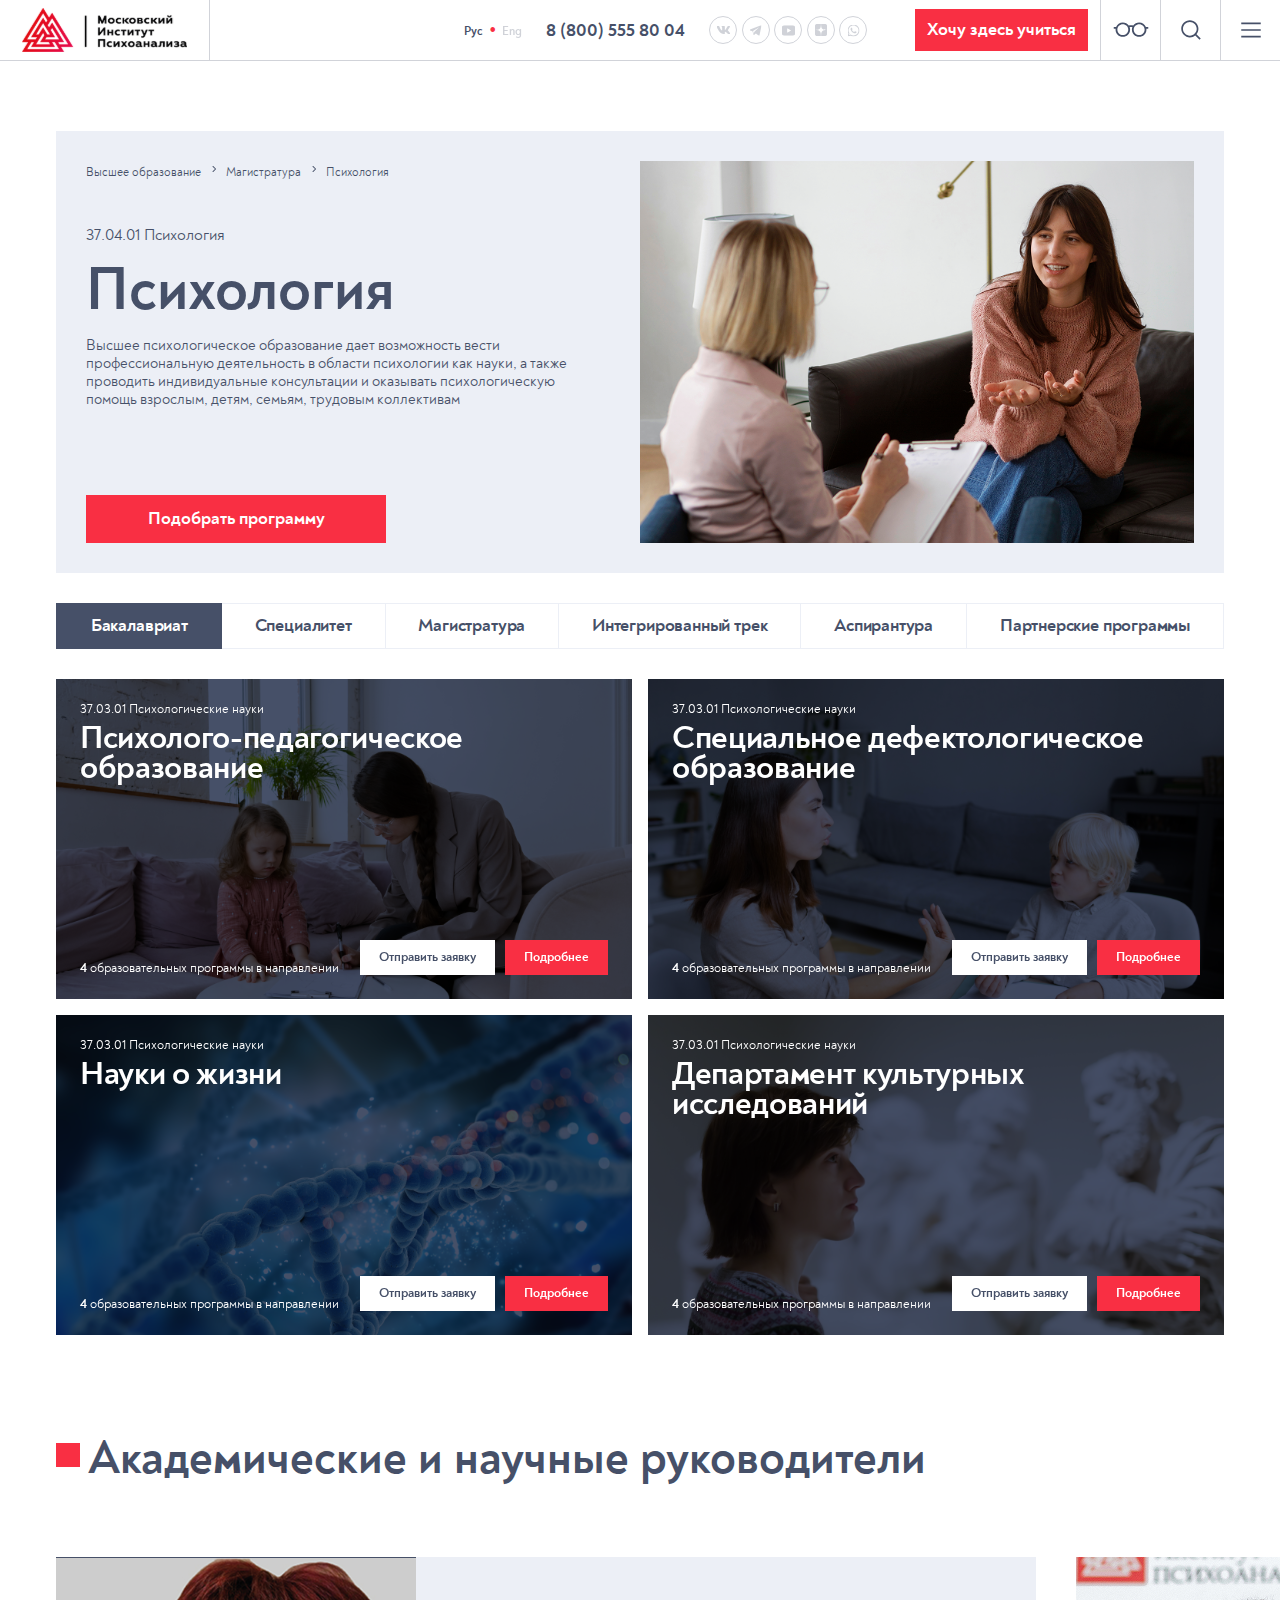
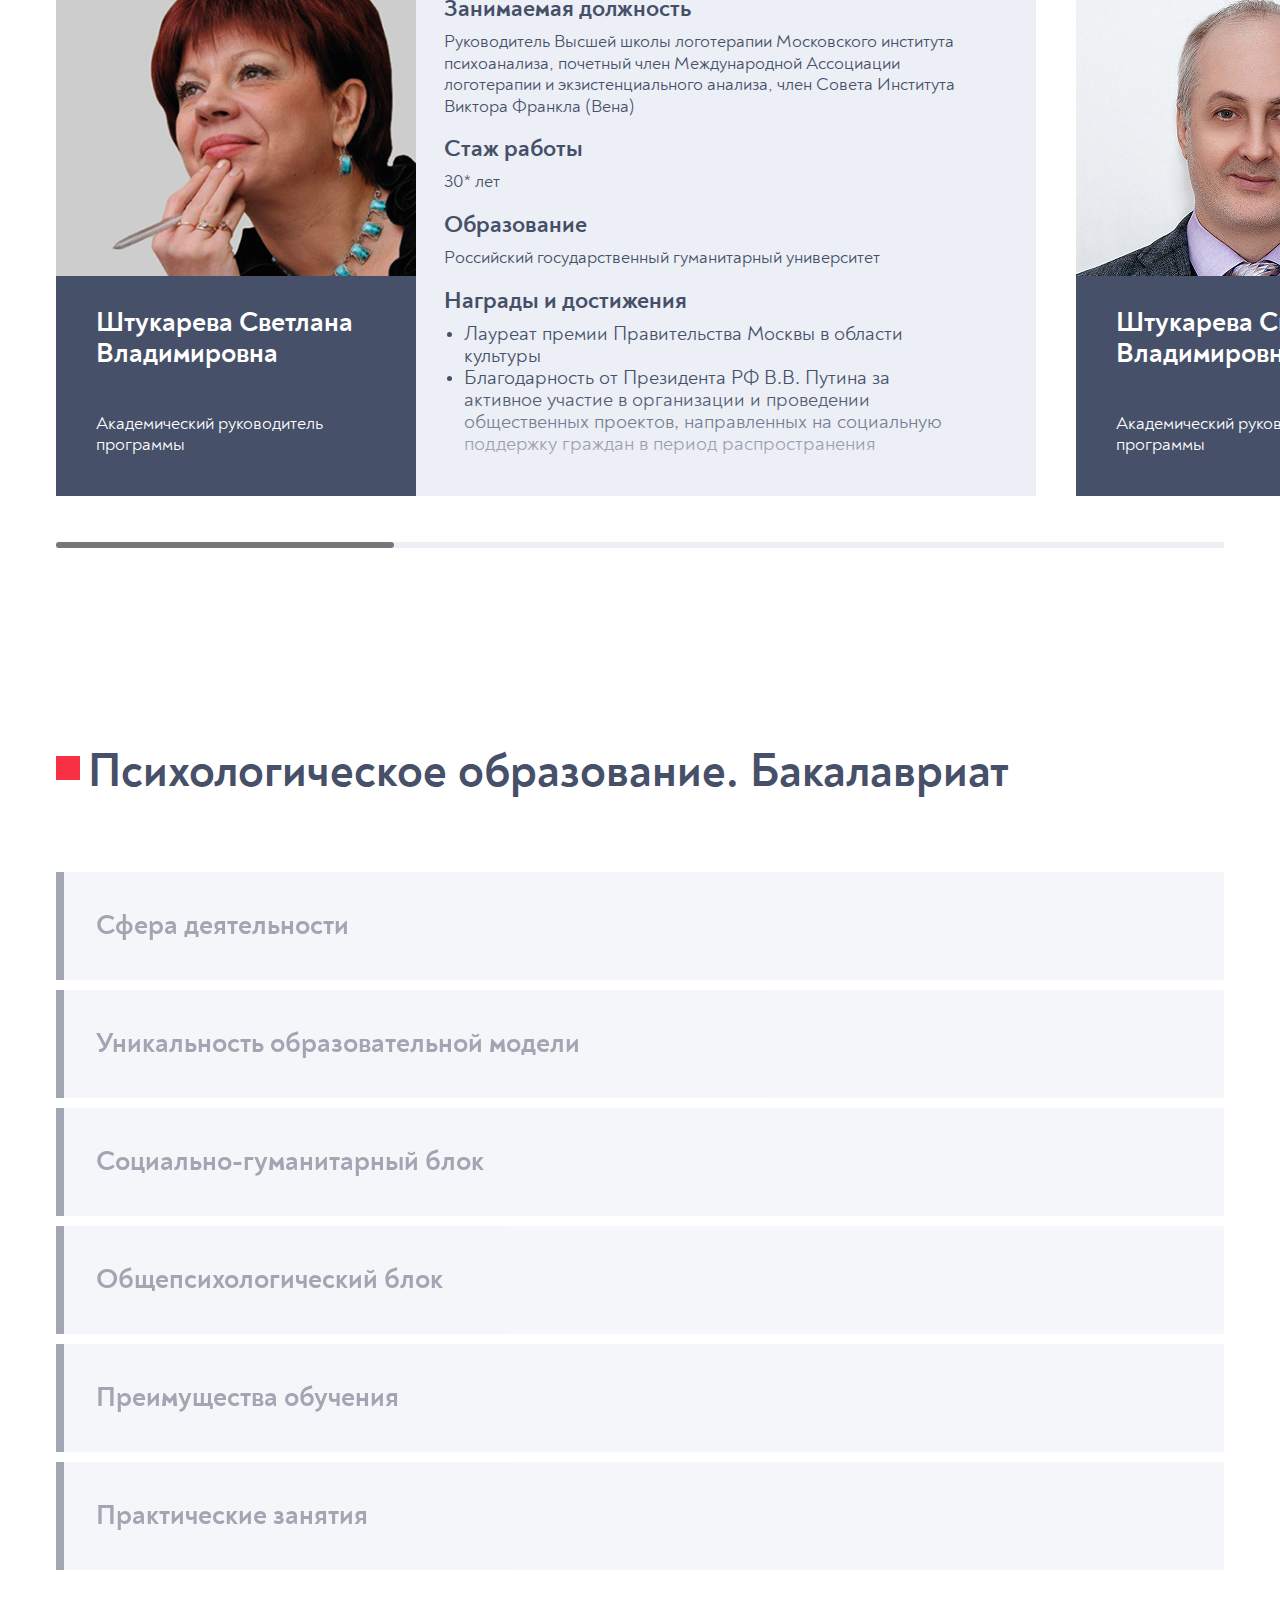
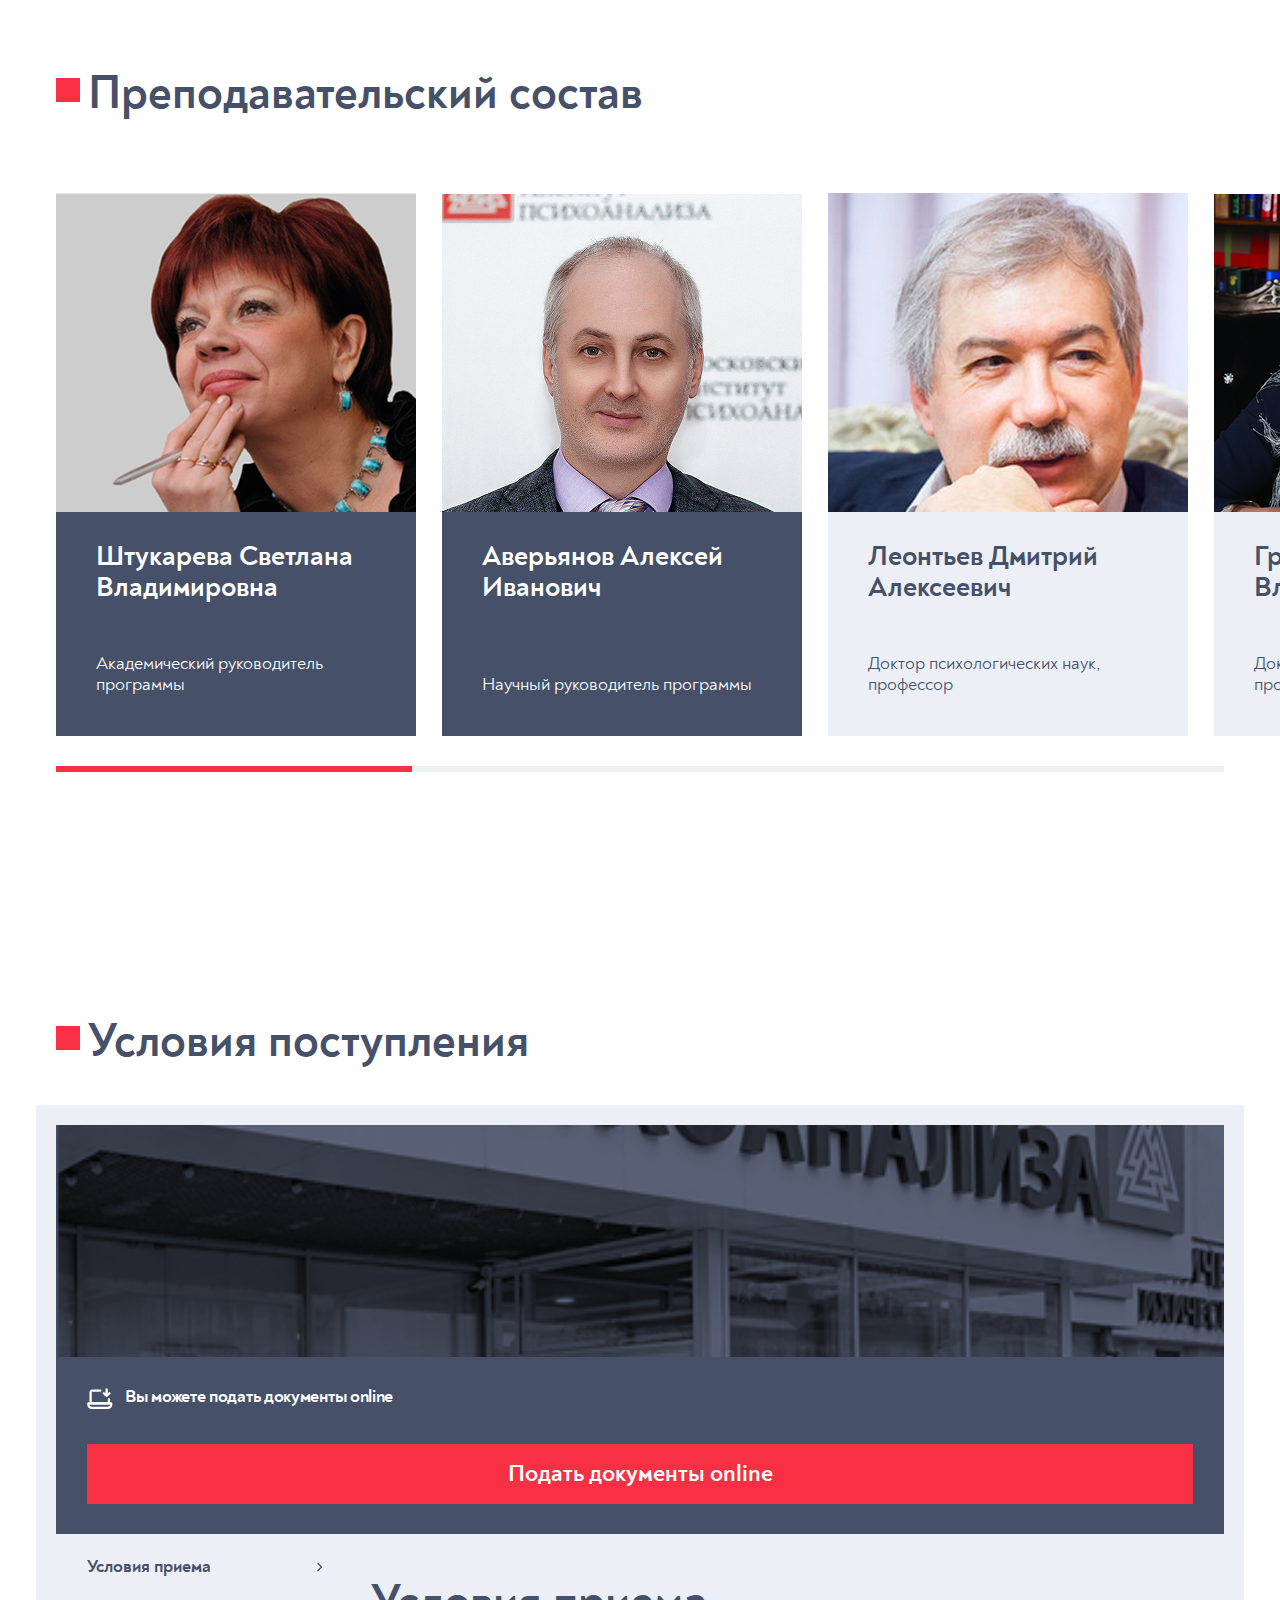
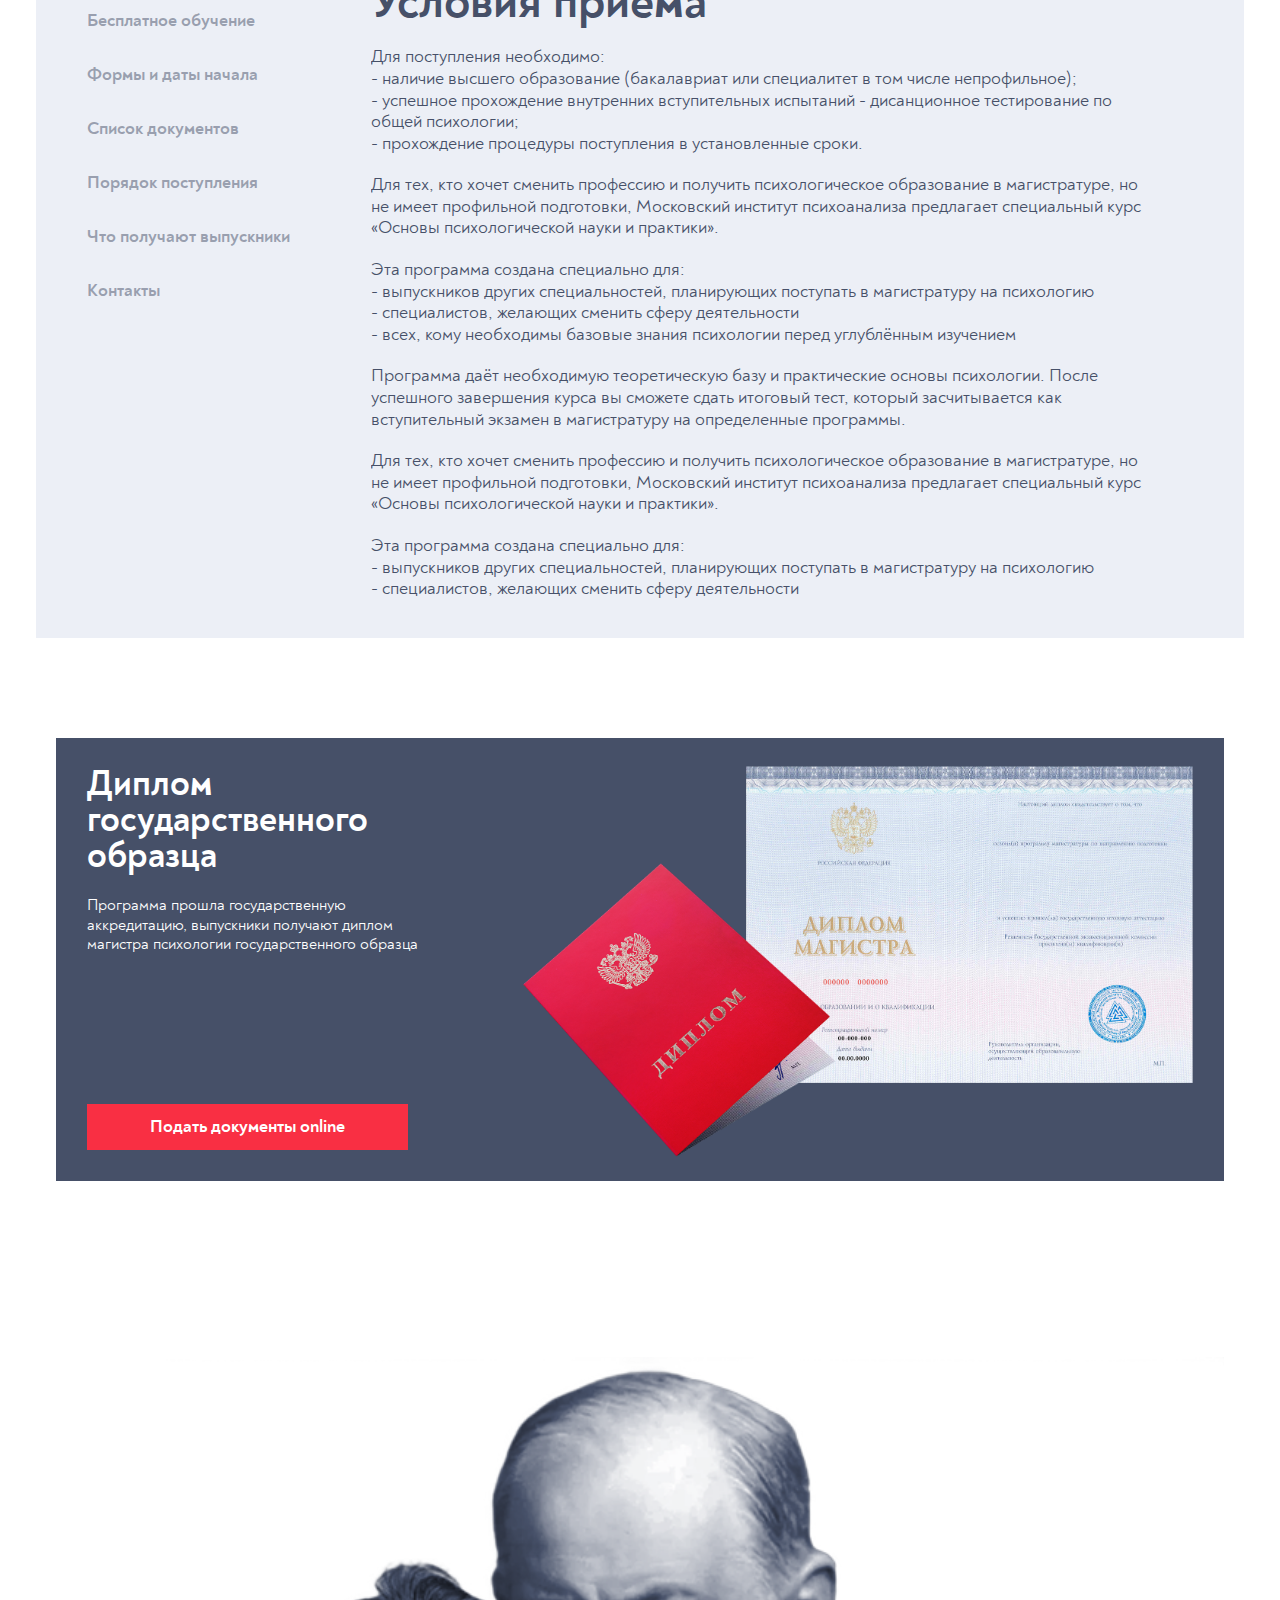
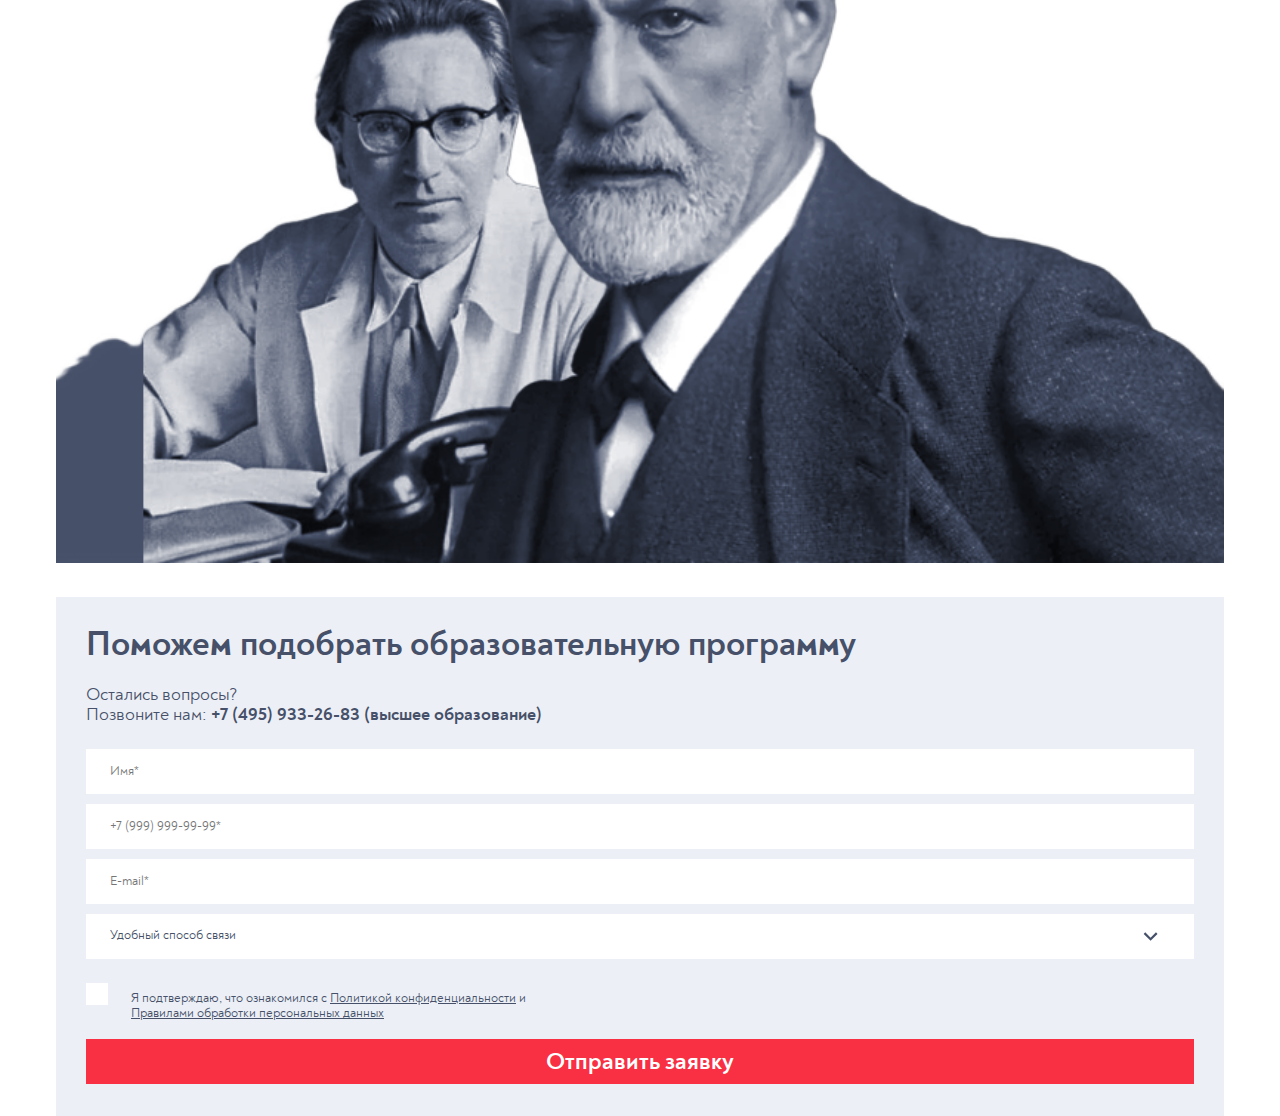
<file: direction.html>
<!DOCTYPE html>
<html lang="en">
<head>
    <meta charset="UTF-8">
    <meta name="viewport" content="width=device-width, initial-scale=1.0">
    <title>Document</title>

    <!-- Link Swiper's CSS -->
    <link rel="stylesheet" href="https://cdn.jsdelivr.net/npm/swiper@11/swiper-bundle.min.css" />
    <!-- Syle CSS -->
    <link rel="stylesheet" href="./assets/scss/style.css">
</head>
<body>

    <div class="wrapper">

        <!-- Header -->
        <header class="header">
            <div class="container header-container">
                <a href="/" class="header-logo">
                    <img src="./assets/images/logo.svg" alt="">
                </a>
                <div class="header-content">
                    <div class="header-center">
                        <ul class="lang-list">
                            <li>
                                <a href="#" class="active">Рус</a>
                            </li>
                            <li>
                                <span>•</span>
                            </li>
                            <li>
                                <a href="#">Eng</a>
                            </li>
                        </ul>
                        <a href="tel:+8 (800) 555 80 04" class="phone-link">8 (800) 555 80 04</a>
                        <ul class="header-network">
                            <li>
                                <a href="#">
                                    <img src="./assets/images/header-network-1.svg" alt="">
                                </a>
                            </li>
                            <li>
                                <a href="#">
                                    <img src="./assets/images/header-network-2.svg" alt="">
                                </a>
                            </li>
                            <li>
                                <a href="#">
                                    <img src="./assets/images/header-network-3.svg" alt="">
                                </a>
                            </li>
                            <li>
                                <a href="#">
                                    <img src="./assets/images/header-network-4.svg" alt="">
                                </a>
                            </li>
                            <li>
                                <a href="#">
                                    <img src="./assets/images/header-network-5.svg" alt="">
                                </a>
                            </li>
                        </ul>
                    </div>
                    <div class="header-right">
                        <a href="#" class="btn-red">Хочу здесь учиться</a>
                        <ul class="header-right__btn">
                            <li>
                                <button>
                                    <img src="./assets/images/header-right-icon-1.svg" alt="">
                                </button>
                            </li>
                            <li>
                                <button>
                                    <img src="./assets/images/header-right-icon-2.svg" alt="">
                                </button>
                            </li>
                            <li>
                                <button>
                                    <img src="./assets/images/header-right-icon-3.svg" alt="">
                                </button>
                            </li>
                        </ul>
                    </div>
                </div>
            </div>
        </header>
        <!-- Header end -->

        <main>

            <!-- Home -->
            <section class="home new-home">
                <div class="container home-container">
                    <div class="home-content">
                        <div class="home-content__left">
                            <div class="left-top">
                                <ul class="breadcrumb">
                                    <li>
                                        <a href="#">Высшее образование</a>
                                    </li>
                                    <li>
                                        <img src="./assets/images/arrow-right.svg" alt="">
                                    </li>
                                    <li>
                                        <a href="#">Магистратура</a>
                                    </li>
                                    <li>
                                        <img src="./assets/images/arrow-right.svg" alt="">
                                    </li>
                                    <li>
                                        <a href="#">Психология</a>
                                    </li>
                                </ul>
                                <ul class="home-link">
                                    <li>
                                        <a href="#" class="active">Идет набор</a>
                                    </li>
                                    <li>
                                        <a href="#">Очно</a>
                                    </li>
                                    <li>
                                        <a href="#">Очно-заочно</a>
                                    </li>
                                </ul>
                                <p class="subtitle">37.04.01 Психология</p>
                                <h2>Психология</h2>
                                <div class="description">Высшее психологическое образование дает возможность вести профессиональную деятельность в области психологии как науки, а также проводить индивидуальные консультации и оказывать психологическую помощь взрослым, детям, семьям, трудовым коллективам</div>
                            </div>
                            <a href="#" class="btn-red">Подобрать программу</a>
                        </div>
                        <div class="home-content__right">
                            <img src="./assets/images/new-home-card.png" alt="">
                        </div>
                    </div>
                </div>
            </section>
            <!-- Home end -->

            <!-- Direction -->
            <section class="direction">
                <div class="container direction-container">
                    <div class="direction-accordion active">
                        <div class="direction-accordion__btn">
                            <span>Бакалавриат</span>
                            <svg width="20" height="21" viewBox="0 0 20 21" fill="none" xmlns="http://www.w3.org/2000/svg">
                                <path d="M7.1038 8.68399L10.5 11.9835L13.8962 8.68399C14.1487 8.43867 14.5582 8.43867 14.8107 8.68399C15.0631 8.92931 15.0631 9.32707 14.8107 9.5724L10.9572 13.316C10.8359 13.4338 10.6715 13.5 10.5 13.5C10.3285 13.5 10.1641 13.4338 10.0428 13.316L6.18939 9.5724C5.93687 9.32707 5.93687 8.92931 6.18939 8.68399C6.4419 8.43867 6.85129 8.43867 7.1038 8.68399Z" fill="#465068" />
                            </svg>
                            <input type="text" value="Бакалавриат" hidden readonly>
                        </div>
                        <ul class="direction-accordion__list">
                            <li class="active">Бакалавриат</li>
                            <li>Специалитет</li>
                            <li>Магистратура</li>
                            <li>Интегрированный трек</li>
                            <li>Аспирантура</li>
                            <li>Партнерские программы</li>
                        </ul>
                    </div>
                    <div class="direction-card__wrap">
                        <div class="direction-card">
                            <img src="./assets/images/direction-card-3.png" alt="" class="bg-img">
                            <div class="direction-card__head">
                                <p>37.03.01 Психологические науки</p>
                                <h3>Психолого-педагогическое образование</h3>
                                <ul>
                                    <li>
                                        <b>Формы обучения:</b> очно, заочно, дистанционно
                                    </li>
                                    <li>
                                        <b>О направлении:</b> Управление персоналом - направление, которое имеет большие перспективы. Сегодня hr-специалисты востребованы во всех сферах деятельности. В настоящее время на первом месте в любой успешной компании располагаются именно человеческие ресурсы: мотивация персонала, причастность к общему делу, развитие и внедрение корпоративной культуры.
                                    </li>
                                </ul>
                            </div>
                            <div class="direction-card__bottom">
                                <p>
                                    <b>4</b> образовательных программы в&nbsp;направлении
                                </p>
                                <div class="direction-card__btn">
                                    <a href="#" class="btn-red icon">( i )</a>
                                    <a href="#" class="btn-white">Отправить заявку</a>
                                    <a href="#" class="btn-red">Подробнее</a>
                                </div>
                            </div>
                        </div>
                        <div class="direction-card">
                            <img src="./assets/images/direction-card-4.png" alt="" class="bg-img">
                            <div class="direction-card__head">
                                <p>37.03.01 Психологические науки</p>
                                <h3>Специальное дефектологическое образование</h3>
                                <ul>
                                    <li>
                                        <b>Формы обучения:</b> очно, заочно, дистанционно
                                    </li>
                                    <li>
                                        <b>О направлении:</b> Управление персоналом - направление, которое имеет большие перспективы. Сегодня hr-специалисты востребованы во всех сферах деятельности. В настоящее время на первом месте в любой успешной компании располагаются именно человеческие ресурсы: мотивация персонала, причастность к общему делу, развитие и внедрение корпоративной культуры.
                                    </li>
                                </ul>
                            </div>
                            <div class="direction-card__bottom">
                                <p>
                                    <b>4</b> образовательных программы в&nbsp;направлении
                                </p>
                                <div class="direction-card__btn">
                                    <a href="#" class="btn-red icon">( i )</a>
                                    <a href="#" class="btn-white">Отправить заявку</a>
                                    <a href="#" class="btn-red">Подробнее</a>
                                </div>
                            </div>
                        </div>
                        <div class="direction-card">
                            <img src="./assets/images/direction-card-5.png" alt="" class="bg-img">
                            <div class="direction-card__head">
                                <p>37.03.01 Психологические науки</p>
                                <h3>Науки о жизни</h3>
                                <ul>
                                    <li>
                                        <b>Формы обучения:</b> очно, заочно, дистанционно
                                    </li>
                                    <li>
                                        <b>О направлении:</b> Управление персоналом - направление, которое имеет большие перспективы. Сегодня hr-специалисты востребованы во всех сферах деятельности. В настоящее время на первом месте в любой успешной компании располагаются именно человеческие ресурсы: мотивация персонала, причастность к общему делу, развитие и внедрение корпоративной культуры.
                                    </li>
                                </ul>
                            </div>
                            <div class="direction-card__bottom">
                                <p>
                                    <b>4</b> образовательных программы в&nbsp;направлении
                                </p>
                                <div class="direction-card__btn">
                                    <a href="#" class="btn-red icon">( i )</a>
                                    <a href="#" class="btn-white">Отправить заявку</a>
                                    <a href="#" class="btn-red">Подробнее</a>
                                </div>
                            </div>
                        </div>
                        <div class="direction-card">
                            <img src="./assets/images/direction-card-6.png" alt="" class="bg-img">
                            <div class="direction-card__head">
                                <p>37.03.01 Психологические науки</p>
                                <h3>Департамент культурных исследований</h3>
                                <ul>
                                    <li>
                                        <b>Формы обучения:</b> очно, заочно, дистанционно
                                    </li>
                                    <li>
                                        <b>О направлении:</b> Управление персоналом - направление, которое имеет большие перспективы. Сегодня hr-специалисты востребованы во всех сферах деятельности. В настоящее время на первом месте в любой успешной компании располагаются именно человеческие ресурсы: мотивация персонала, причастность к общему делу, развитие и внедрение корпоративной культуры.
                                    </li>
                                </ul>
                            </div>
                            <div class="direction-card__bottom">
                                <p>
                                    <b>4</b> образовательных программы в&nbsp;направлении
                                </p>
                                <div class="direction-card__btn">
                                    <a href="#" class="btn-red icon">( i )</a>
                                    <a href="#" class="btn-white">Отправить заявку</a>
                                    <a href="#" class="btn-red">Подробнее</a>
                                </div>
                            </div>
                        </div>
                    </div>
                </div>
            </section>
            <!-- Direction end -->

            <!-- Leader -->
            <section class="leader">
                <div class="container">
                    <h2 class="section_title">
                        <span></span>
                        Академические и научные руководители
                    </h2>
                    <div class="leader-swp">
                        <div class="swiper">
                            <div class="swiper-wrapper">
                                <div class="swiper-slide">
                                    <div class="leader-card">
                                        <div class="leader-card__left">
                                            <div class="main-img">
                                                <img src="./assets/images/leader-card-1.png" alt="">
                                            </div>
                                            <div class="leader-card__left-text">
                                                <h3>Штукарева Светлана Владимировна</h3>
                                                <p>Академический руководитель программы</p>
                                            </div>
                                        </div>
                                        <div class="leader-card__right">
                                            <ul class="leader-card__right-list">
                                                <li>
                                                    <h3>Занимаемая должность</h3>
                                                    <p>Руководитель Высшей школы логотерапии Московского института психоанализа, почетный член Международной Ассоциации логотерапии и экзистенциального анализа, член Совета Института Виктора Франкла (Вена)</p>
                                                </li>
                                                <li>
                                                    <h3>Стаж работы</h3>
                                                    <p>30* лет</p>
                                                </li>
                                                <li>
                                                    <h3>Образование</h3>
                                                    <p>Российский государственный гуманитарный университет</p>
                                                </li>
                                                <li>
                                                    <h3>Награды и достижения</h3>
                                                    <ul>
                                                        <li>Лауреат премии Правительства Москвы в области культуры </li>
                                                        <li>Благодарность от Президента РФ В.В. Путина за активное участие в организации и проведении общественных проектов, направленных на социальную поддержку граждан в период распространения</li>
                                                    </ul>
                                                </li>
                                                <li>
                                                    <h3>Занимаемая должность</h3>
                                                    <p>Руководитель Высшей школы логотерапии Московского института психоанализа, почетный член Международной Ассоциации логотерапии и экзистенциального анализа, член Совета Института Виктора Франкла (Вена)</p>
                                                </li>
                                                <li>
                                                    <h3>Стаж работы</h3>
                                                    <p>30* лет</p>
                                                </li>
                                                <li>
                                                    <h3>Образование</h3>
                                                    <p>Российский государственный гуманитарный университет</p>
                                                </li>
                                                <li>
                                                    <h3>Награды и достижения</h3>
                                                    <ul>
                                                        <li>Лауреат премии Правительства Москвы в области культуры </li>
                                                        <li>Благодарность от Президента РФ В.В. Путина за активное участие в организации и проведении общественных проектов, направленных на социальную поддержку граждан в период распространения</li>
                                                    </ul>
                                                </li>
                                            </ul>
                                        </div>
                                    </div>
                                </div>
                                <div class="swiper-slide">
                                    <div class="leader-card">
                                        <div class="leader-card__left">
                                            <div class="main-img">
                                                <img src="./assets/images/leader-card-2.png" alt="">
                                            </div>
                                            <div class="leader-card__left-text">
                                                <h3>Штукарева Светлана Владимировна</h3>
                                                <p>Академический руководитель программы</p>
                                            </div>
                                        </div>
                                        <div class="leader-card__right">
                                            <ul class="leader-card__right-list">
                                                <li>
                                                    <h3>Занимаемая должность</h3>
                                                    <p>Руководитель Высшей школы логотерапии Московского института психоанализа, почетный член Международной Ассоциации логотерапии и экзистенциального анализа, член Совета Института Виктора Франкла (Вена)</p>
                                                </li>
                                                <li>
                                                    <h3>Стаж работы</h3>
                                                    <p>30* лет</p>
                                                </li>
                                                <li>
                                                    <h3>Образование</h3>
                                                    <p>Российский государственный гуманитарный университет</p>
                                                </li>
                                                <li>
                                                    <h3>Награды и достижения</h3>
                                                    <ul>
                                                        <li>Лауреат премии Правительства Москвы в области культуры </li>
                                                        <li>Благодарность от Президента РФ В.В. Путина за активное участие в организации и проведении общественных проектов, направленных на социальную поддержку граждан в период распространения</li>
                                                    </ul>
                                                </li>
                                                <li>
                                                    <h3>Занимаемая должность</h3>
                                                    <p>Руководитель Высшей школы логотерапии Московского института психоанализа, почетный член Международной Ассоциации логотерапии и экзистенциального анализа, член Совета Института Виктора Франкла (Вена)</p>
                                                </li>
                                                <li>
                                                    <h3>Стаж работы</h3>
                                                    <p>30* лет</p>
                                                </li>
                                                <li>
                                                    <h3>Образование</h3>
                                                    <p>Российский государственный гуманитарный университет</p>
                                                </li>
                                                <li>
                                                    <h3>Награды и достижения</h3>
                                                    <ul>
                                                        <li>Лауреат премии Правительства Москвы в области культуры </li>
                                                        <li>Благодарность от Президента РФ В.В. Путина за активное участие в организации и проведении общественных проектов, направленных на социальную поддержку граждан в период распространения</li>
                                                    </ul>
                                                </li>
                                            </ul>
                                        </div>
                                    </div>
                                </div>
                                <div class="swiper-slide">
                                    <div class="leader-card">
                                        <div class="leader-card__left">
                                            <div class="main-img">
                                                <img src="./assets/images/leader-card-1.png" alt="">
                                            </div>
                                            <div class="leader-card__left-text">
                                                <h3>Штукарева Светлана Владимировна</h3>
                                                <p>Академический руководитель программы</p>
                                            </div>
                                        </div>
                                        <div class="leader-card__right">
                                            <ul class="leader-card__right-list">
                                                <li>
                                                    <h3>Занимаемая должность</h3>
                                                    <p>Руководитель Высшей школы логотерапии Московского института психоанализа, почетный член Международной Ассоциации логотерапии и экзистенциального анализа, член Совета Института Виктора Франкла (Вена)</p>
                                                </li>
                                                <li>
                                                    <h3>Стаж работы</h3>
                                                    <p>30* лет</p>
                                                </li>
                                                <li>
                                                    <h3>Образование</h3>
                                                    <p>Российский государственный гуманитарный университет</p>
                                                </li>
                                                <li>
                                                    <h3>Награды и достижения</h3>
                                                    <ul>
                                                        <li>Лауреат премии Правительства Москвы в области культуры </li>
                                                        <li>Благодарность от Президента РФ В.В. Путина за активное участие в организации и проведении общественных проектов, направленных на социальную поддержку граждан в период распространения</li>
                                                    </ul>
                                                </li>
                                                <li>
                                                    <h3>Занимаемая должность</h3>
                                                    <p>Руководитель Высшей школы логотерапии Московского института психоанализа, почетный член Международной Ассоциации логотерапии и экзистенциального анализа, член Совета Института Виктора Франкла (Вена)</p>
                                                </li>
                                                <li>
                                                    <h3>Стаж работы</h3>
                                                    <p>30* лет</p>
                                                </li>
                                                <li>
                                                    <h3>Образование</h3>
                                                    <p>Российский государственный гуманитарный университет</p>
                                                </li>
                                                <li>
                                                    <h3>Награды и достижения</h3>
                                                    <ul>
                                                        <li>Лауреат премии Правительства Москвы в области культуры </li>
                                                        <li>Благодарность от Президента РФ В.В. Путина за активное участие в организации и проведении общественных проектов, направленных на социальную поддержку граждан в период распространения</li>
                                                    </ul>
                                                </li>
                                            </ul>
                                        </div>
                                    </div>
                                </div>
                                <div class="swiper-slide">
                                    <div class="leader-card">
                                        <div class="leader-card__left">
                                            <div class="main-img">
                                                <img src="./assets/images/leader-card-2.png" alt="">
                                            </div>
                                            <div class="leader-card__left-text">
                                                <h3>Штукарева Светлана Владимировна</h3>
                                                <p>Академический руководитель программы</p>
                                            </div>
                                        </div>
                                        <div class="leader-card__right">
                                            <ul class="leader-card__right-list">
                                                <li>
                                                    <h3>Занимаемая должность</h3>
                                                    <p>Руководитель Высшей школы логотерапии Московского института психоанализа, почетный член Международной Ассоциации логотерапии и экзистенциального анализа, член Совета Института Виктора Франкла (Вена)</p>
                                                </li>
                                                <li>
                                                    <h3>Стаж работы</h3>
                                                    <p>30* лет</p>
                                                </li>
                                                <li>
                                                    <h3>Образование</h3>
                                                    <p>Российский государственный гуманитарный университет</p>
                                                </li>
                                                <li>
                                                    <h3>Награды и достижения</h3>
                                                    <ul>
                                                        <li>Лауреат премии Правительства Москвы в области культуры </li>
                                                        <li>Благодарность от Президента РФ В.В. Путина за активное участие в организации и проведении общественных проектов, направленных на социальную поддержку граждан в период распространения</li>
                                                    </ul>
                                                </li>
                                                <li>
                                                    <h3>Занимаемая должность</h3>
                                                    <p>Руководитель Высшей школы логотерапии Московского института психоанализа, почетный член Международной Ассоциации логотерапии и экзистенциального анализа, член Совета Института Виктора Франкла (Вена)</p>
                                                </li>
                                                <li>
                                                    <h3>Стаж работы</h3>
                                                    <p>30* лет</p>
                                                </li>
                                                <li>
                                                    <h3>Образование</h3>
                                                    <p>Российский государственный гуманитарный университет</p>
                                                </li>
                                                <li>
                                                    <h3>Награды и достижения</h3>
                                                    <ul>
                                                        <li>Лауреат премии Правительства Москвы в области культуры </li>
                                                        <li>Благодарность от Президента РФ В.В. Путина за активное участие в организации и проведении общественных проектов, направленных на социальную поддержку граждан в период распространения</li>
                                                    </ul>
                                                </li>
                                            </ul>
                                        </div>
                                    </div>
                                </div>
                            </div>
                        </div>
                        <div class="swp-pagination"></div>
                    </div>
                </div>
            </section>
            <!-- Leader end -->

            <!-- Treaning -->
            <section class="treaning new-treaning">
                <div class="container">
                    <h2 class="section_title">
                        <span></span>
                        Психологическое образование. Бакалавриат
                    </h2>
                    <ul class="accordion-wrap">
                        <li class="accordion">
                            <button class="accordion-btn">Сфера деятельности</button>
                            <div class="accordion-body">
                                <div class="accordion-body__item">
                                    <ul>
                                        <li>В Московском институте психоанализа процесс получения высшего образования соответствует современной модели обучения. Являясь одним из ведущих психологических вузов, мы понимаем, что психология – это не набор конкретных техник, методик и приемов, а прежде всего, ценностное отношение к Другому человеку, его принятие, эмпатия, сопереживание ему. В основу образовательного процесса мы вынесли согласие позиций разных психотерапевтических школ в понимании того, что главным «инструментом» работы психолога выступает его личность.</li>
                                        <li>Поэтому мы трансформировали модель преподавания ключевых дисциплин и разбили ее на несколько основных блоков и модулей, формирующих профессиональные компетенции студента, а также добавили факультативы, состоящие из предметов непрофильного направления подготовки и спецдисциплины на иностранном языке </li>
                                        <li>Лекционно-семинарский формат занятий дополнен проектной работой студентов, в рамках которой они выполняют проекты по «реконструкции истории» той или иной психолого-педагогической проблемы из сферы своей будущей профессиональной деятельности (напр., жизненные идеалы личности, самовыражение личности, межпоколенческие отношения, психическая норма и отклонение и др.). Таким образом, через проект, студенты смогут связать содержание гуманитарных дисциплин со своей будущей профессией.</li>
                                    </ul>
                                    <ul>
                                        <li>Такая система позволяет будущим выпускникам сформировать целостное видение мира, проложить собственную академическую траекторию в соответствии с собственными нуждами и потенциально продвинуться на современном рынке труда, требующем разносторонних специалистов, чьи знания не ограничены только профильной специальностью.</li>
                                        <li>Первые два года обучения студентов всех направлений будут посвящены социально-гуманитарным предметам и приобретению общих психологических знаний. Наша задача состоит в том, чтобы показать динамичность связи между личностью человека, его жизненными ценностями и целями, и тем жизненным миром, шире – историко-социальной эпохой, в котором она формируется и реализует себя.</li>
                                        <li>Альберту Эйнштейну, гению физики, приписывают следующее выражение: чтение Достоевского даёт мне больше, чем чтение любого научного мыслителя, даже больше, чем «короля математики» – Гаусса.</li>
                                    </ul>
                                </div>
                            </div>
                        </li>
                        <li class="accordion">
                            <button class="accordion-btn">Уникальность образовательной модели</button>
                            <div class="accordion-body">
                                <div class="accordion-body__item">
                                    <ul>
                                        <li>В Московском институте психоанализа процесс получения высшего образования соответствует современной модели обучения. Являясь одним из ведущих психологических вузов, мы понимаем, что психология – это не набор конкретных техник, методик и приемов, а прежде всего, ценностное отношение к Другому человеку, его принятие, эмпатия, сопереживание ему. В основу образовательного процесса мы вынесли согласие позиций разных психотерапевтических школ в понимании того, что главным «инструментом» работы психолога выступает его личность.</li>
                                        <li>Поэтому мы трансформировали модель преподавания ключевых дисциплин и разбили ее на несколько основных блоков и модулей, формирующих профессиональные компетенции студента, а также добавили факультативы, состоящие из предметов непрофильного направления подготовки и спецдисциплины на иностранном языке </li>
                                        <li>Лекционно-семинарский формат занятий дополнен проектной работой студентов, в рамках которой они выполняют проекты по «реконструкции истории» той или иной психолого-педагогической проблемы из сферы своей будущей профессиональной деятельности (напр., жизненные идеалы личности, самовыражение личности, межпоколенческие отношения, психическая норма и отклонение и др.). Таким образом, через проект, студенты смогут связать содержание гуманитарных дисциплин со своей будущей профессией.</li>
                                    </ul>
                                    <ul>
                                        <li>Такая система позволяет будущим выпускникам сформировать целостное видение мира, проложить собственную академическую траекторию в соответствии с собственными нуждами и потенциально продвинуться на современном рынке труда, требующем разносторонних специалистов, чьи знания не ограничены только профильной специальностью.</li>
                                        <li>Первые два года обучения студентов всех направлений будут посвящены социально-гуманитарным предметам и приобретению общих психологических знаний. Наша задача состоит в том, чтобы показать динамичность связи между личностью человека, его жизненными ценностями и целями, и тем жизненным миром, шире – историко-социальной эпохой, в котором она формируется и реализует себя.</li>
                                        <li>Альберту Эйнштейну, гению физики, приписывают следующее выражение: чтение Достоевского даёт мне больше, чем чтение любого научного мыслителя, даже больше, чем «короля математики» – Гаусса.</li>
                                    </ul>
                                </div>
                            </div>
                        </li>
                        <li class="accordion">
                            <button class="accordion-btn">Социально-гуманитарный блок</button>
                            <div class="accordion-body">
                                <div class="accordion-body__item">
                                    <ul>
                                        <li>В Московском институте психоанализа процесс получения высшего образования соответствует современной модели обучения. Являясь одним из ведущих психологических вузов, мы понимаем, что психология – это не набор конкретных техник, методик и приемов, а прежде всего, ценностное отношение к Другому человеку, его принятие, эмпатия, сопереживание ему. В основу образовательного процесса мы вынесли согласие позиций разных психотерапевтических школ в понимании того, что главным «инструментом» работы психолога выступает его личность.</li>
                                        <li>Поэтому мы трансформировали модель преподавания ключевых дисциплин и разбили ее на несколько основных блоков и модулей, формирующих профессиональные компетенции студента, а также добавили факультативы, состоящие из предметов непрофильного направления подготовки и спецдисциплины на иностранном языке </li>
                                        <li>Лекционно-семинарский формат занятий дополнен проектной работой студентов, в рамках которой они выполняют проекты по «реконструкции истории» той или иной психолого-педагогической проблемы из сферы своей будущей профессиональной деятельности (напр., жизненные идеалы личности, самовыражение личности, межпоколенческие отношения, психическая норма и отклонение и др.). Таким образом, через проект, студенты смогут связать содержание гуманитарных дисциплин со своей будущей профессией.</li>
                                    </ul>
                                    <ul>
                                        <li>Такая система позволяет будущим выпускникам сформировать целостное видение мира, проложить собственную академическую траекторию в соответствии с собственными нуждами и потенциально продвинуться на современном рынке труда, требующем разносторонних специалистов, чьи знания не ограничены только профильной специальностью.</li>
                                        <li>Первые два года обучения студентов всех направлений будут посвящены социально-гуманитарным предметам и приобретению общих психологических знаний. Наша задача состоит в том, чтобы показать динамичность связи между личностью человека, его жизненными ценностями и целями, и тем жизненным миром, шире – историко-социальной эпохой, в котором она формируется и реализует себя.</li>
                                        <li>Альберту Эйнштейну, гению физики, приписывают следующее выражение: чтение Достоевского даёт мне больше, чем чтение любого научного мыслителя, даже больше, чем «короля математики» – Гаусса.</li>
                                    </ul>
                                </div>
                            </div>
                        </li>
                        <li class="accordion">
                            <button class="accordion-btn">Общепсихологический блок</button>
                            <div class="accordion-body">
                                <div class="accordion-body__item">
                                    <ul>
                                        <li>В Московском институте психоанализа процесс получения высшего образования соответствует современной модели обучения. Являясь одним из ведущих психологических вузов, мы понимаем, что психология – это не набор конкретных техник, методик и приемов, а прежде всего, ценностное отношение к Другому человеку, его принятие, эмпатия, сопереживание ему. В основу образовательного процесса мы вынесли согласие позиций разных психотерапевтических школ в понимании того, что главным «инструментом» работы психолога выступает его личность.</li>
                                        <li>Поэтому мы трансформировали модель преподавания ключевых дисциплин и разбили ее на несколько основных блоков и модулей, формирующих профессиональные компетенции студента, а также добавили факультативы, состоящие из предметов непрофильного направления подготовки и спецдисциплины на иностранном языке </li>
                                        <li>Лекционно-семинарский формат занятий дополнен проектной работой студентов, в рамках которой они выполняют проекты по «реконструкции истории» той или иной психолого-педагогической проблемы из сферы своей будущей профессиональной деятельности (напр., жизненные идеалы личности, самовыражение личности, межпоколенческие отношения, психическая норма и отклонение и др.). Таким образом, через проект, студенты смогут связать содержание гуманитарных дисциплин со своей будущей профессией.</li>
                                    </ul>
                                    <ul>
                                        <li>Такая система позволяет будущим выпускникам сформировать целостное видение мира, проложить собственную академическую траекторию в соответствии с собственными нуждами и потенциально продвинуться на современном рынке труда, требующем разносторонних специалистов, чьи знания не ограничены только профильной специальностью.</li>
                                        <li>Первые два года обучения студентов всех направлений будут посвящены социально-гуманитарным предметам и приобретению общих психологических знаний. Наша задача состоит в том, чтобы показать динамичность связи между личностью человека, его жизненными ценностями и целями, и тем жизненным миром, шире – историко-социальной эпохой, в котором она формируется и реализует себя.</li>
                                        <li>Альберту Эйнштейну, гению физики, приписывают следующее выражение: чтение Достоевского даёт мне больше, чем чтение любого научного мыслителя, даже больше, чем «короля математики» – Гаусса.</li>
                                    </ul>
                                </div>
                            </div>
                        </li>
                        <li class="accordion">
                            <button class="accordion-btn">Преимущества обучения</button>
                            <div class="accordion-body">
                                <div class="accordion-body__item">
                                    <ul>
                                        <li>В Московском институте психоанализа процесс получения высшего образования соответствует современной модели обучения. Являясь одним из ведущих психологических вузов, мы понимаем, что психология – это не набор конкретных техник, методик и приемов, а прежде всего, ценностное отношение к Другому человеку, его принятие, эмпатия, сопереживание ему. В основу образовательного процесса мы вынесли согласие позиций разных психотерапевтических школ в понимании того, что главным «инструментом» работы психолога выступает его личность.</li>
                                        <li>Поэтому мы трансформировали модель преподавания ключевых дисциплин и разбили ее на несколько основных блоков и модулей, формирующих профессиональные компетенции студента, а также добавили факультативы, состоящие из предметов непрофильного направления подготовки и спецдисциплины на иностранном языке </li>
                                        <li>Лекционно-семинарский формат занятий дополнен проектной работой студентов, в рамках которой они выполняют проекты по «реконструкции истории» той или иной психолого-педагогической проблемы из сферы своей будущей профессиональной деятельности (напр., жизненные идеалы личности, самовыражение личности, межпоколенческие отношения, психическая норма и отклонение и др.). Таким образом, через проект, студенты смогут связать содержание гуманитарных дисциплин со своей будущей профессией.</li>
                                    </ul>
                                    <ul>
                                        <li>Такая система позволяет будущим выпускникам сформировать целостное видение мира, проложить собственную академическую траекторию в соответствии с собственными нуждами и потенциально продвинуться на современном рынке труда, требующем разносторонних специалистов, чьи знания не ограничены только профильной специальностью.</li>
                                        <li>Первые два года обучения студентов всех направлений будут посвящены социально-гуманитарным предметам и приобретению общих психологических знаний. Наша задача состоит в том, чтобы показать динамичность связи между личностью человека, его жизненными ценностями и целями, и тем жизненным миром, шире – историко-социальной эпохой, в котором она формируется и реализует себя.</li>
                                        <li>Альберту Эйнштейну, гению физики, приписывают следующее выражение: чтение Достоевского даёт мне больше, чем чтение любого научного мыслителя, даже больше, чем «короля математики» – Гаусса.</li>
                                    </ul>
                                </div>
                            </div>
                        </li>
                        <li class="accordion">
                            <button class="accordion-btn">Практические занятия</button>
                            <div class="accordion-body">
                                <div class="accordion-body__item">
                                    <ul>
                                        <li>В Московском институте психоанализа процесс получения высшего образования соответствует современной модели обучения. Являясь одним из ведущих психологических вузов, мы понимаем, что психология – это не набор конкретных техник, методик и приемов, а прежде всего, ценностное отношение к Другому человеку, его принятие, эмпатия, сопереживание ему. В основу образовательного процесса мы вынесли согласие позиций разных психотерапевтических школ в понимании того, что главным «инструментом» работы психолога выступает его личность.</li>
                                        <li>Поэтому мы трансформировали модель преподавания ключевых дисциплин и разбили ее на несколько основных блоков и модулей, формирующих профессиональные компетенции студента, а также добавили факультативы, состоящие из предметов непрофильного направления подготовки и спецдисциплины на иностранном языке </li>
                                        <li>Лекционно-семинарский формат занятий дополнен проектной работой студентов, в рамках которой они выполняют проекты по «реконструкции истории» той или иной психолого-педагогической проблемы из сферы своей будущей профессиональной деятельности (напр., жизненные идеалы личности, самовыражение личности, межпоколенческие отношения, психическая норма и отклонение и др.). Таким образом, через проект, студенты смогут связать содержание гуманитарных дисциплин со своей будущей профессией.</li>
                                    </ul>
                                    <ul>
                                        <li>Такая система позволяет будущим выпускникам сформировать целостное видение мира, проложить собственную академическую траекторию в соответствии с собственными нуждами и потенциально продвинуться на современном рынке труда, требующем разносторонних специалистов, чьи знания не ограничены только профильной специальностью.</li>
                                        <li>Первые два года обучения студентов всех направлений будут посвящены социально-гуманитарным предметам и приобретению общих психологических знаний. Наша задача состоит в том, чтобы показать динамичность связи между личностью человека, его жизненными ценностями и целями, и тем жизненным миром, шире – историко-социальной эпохой, в котором она формируется и реализует себя.</li>
                                        <li>Альберту Эйнштейну, гению физики, приписывают следующее выражение: чтение Достоевского даёт мне больше, чем чтение любого научного мыслителя, даже больше, чем «короля математики» – Гаусса.</li>
                                    </ul>
                                </div>
                            </div>
                        </li>
                    </ul>
                </div>
            </section>
            <!-- Treaning end -->

            <!-- diploma -->
            <section class="diploma">
                <div class="container">
                    <h1 class="section_title">
                        <span></span>
                        Преподавательский состав
                    </h1>
                    <div class="diploma-swp">
                        <div class="swiper">
                            <div class="swiper-wrapper">
                                <div class="swiper-slide">
                                    <div class="diploma-card">
                                        <div class="main-img">
                                            <img src="./assets/images/diploma-card-1.png" alt="">
                                        </div>
                                        <div class="diploma-card__body bg-dark">
                                            <h3>Штукарева Светлана Владимировна</h3>
                                            <p>Академический руководитель программы</p>
                                        </div>
                                    </div>
                                </div>
                                <div class="swiper-slide">
                                    <div class="diploma-card">
                                        <div class="main-img">
                                            <img src="./assets/images/diploma-card-2.png" alt="">
                                        </div>
                                        <div class="diploma-card__body bg-dark">
                                            <h3>Аверьянов Алексей Иванович</h3>
                                            <p>Научный руководитель программы</p>
                                        </div>
                                    </div>
                                </div>
                                <div class="swiper-slide">
                                    <div class="diploma-card">
                                        <div class="main-img">
                                            <img src="./assets/images/diploma-card-3.png" alt="">
                                        </div>
                                        <div class="diploma-card__body">
                                            <h3>Леонтьев Дмитрий Алексеевич</h3>
                                            <p>Доктор психологических наук, профессор</p>
                                        </div>
                                    </div>
                                </div>
                                <div class="swiper-slide">
                                    <div class="diploma-card">
                                        <div class="main-img">
                                            <img src="./assets/images/diploma-card-4.png" alt="">
                                        </div>
                                        <div class="diploma-card__body">
                                            <h3>Гришина Наталия Владимировна</h3>
                                            <p>Доктор психологических наук, профессор</p>
                                        </div>
                                    </div>
                                </div>
                                <div class="swiper-slide">
                                    <div class="diploma-card">
                                        <div class="main-img">
                                            <img src="./assets/images/diploma-card-5.png" alt="">
                                        </div>
                                        <div class="diploma-card__body">
                                            <h3>Рябов Петр Владимирович</h3>
                                            <p>Кандидат философских наук, доцент</p>
                                        </div>
                                    </div>
                                </div>
                                <div class="swiper-slide">
                                    <div class="diploma-card">
                                        <div class="main-img">
                                            <img src="./assets/images/diploma-card-1.png" alt="">
                                        </div>
                                        <div class="diploma-card__body">
                                            <h3>Штукарева Светлана Владимировна</h3>
                                            <p>Академический руководитель программы</p>
                                        </div>
                                    </div>
                                </div>
                                <div class="swiper-slide">
                                    <div class="diploma-card">
                                        <div class="main-img">
                                            <img src="./assets/images/diploma-card-2.png" alt="">
                                        </div>
                                        <div class="diploma-card__body">
                                            <h3>Аверьянов Алексей Иванович</h3>
                                            <p>Научный руководитель программы</p>
                                        </div>
                                    </div>
                                </div>
                                <div class="swiper-slide">
                                    <div class="diploma-card">
                                        <div class="main-img">
                                            <img src="./assets/images/diploma-card-3.png" alt="">
                                        </div>
                                        <div class="diploma-card__body">
                                            <h3>Леонтьев Дмитрий Алексеевич</h3>
                                            <p>Доктор психологических наук, профессор</p>
                                        </div>
                                    </div>
                                </div>
                                <div class="swiper-slide">
                                    <div class="diploma-card">
                                        <div class="main-img">
                                            <img src="./assets/images/diploma-card-4.png" alt="">
                                        </div>
                                        <div class="diploma-card__body">
                                            <h3>Гришина Наталия Владимировна</h3>
                                            <p>Доктор психологических наук, профессор</p>
                                        </div>
                                    </div>
                                </div>
                                <div class="swiper-slide">
                                    <div class="diploma-card">
                                        <div class="main-img">
                                            <img src="./assets/images/diploma-card-5.png" alt="">
                                        </div>
                                        <div class="diploma-card__body">
                                            <h3>Рябов Петр Владимирович</h3>
                                            <p>Кандидат философских наук, доцент</p>
                                        </div>
                                    </div>
                                </div>
                            </div>
                        </div>
                        <div class="swp-pagination"></div>
                    </div>
                </div>
            </section>
            <!-- diploma -->

            <!-- Requirement -->
            <section class="requirement new-requirement">
                <div class="container">
                    <h2 class="section_title">
                        <span></span>
                        Условия поступления
                    </h2>
                    <div class="requirement-content">
                        <ul class="requirement-content__accordions">
                            <li class="accordion">
                                <button class="accordion-btn">
                                    <span>Условия приема</span>
                                    <svg width="20" height="20" viewBox="0 0 20 20" fill="none" xmlns="http://www.w3.org/2000/svg">
                                        <path d="M8.32941 13.2846L11.6122 10.0018L8.32941 6.71906C8.08533 6.47498 8.08533 6.07923 8.32941 5.83514C8.57349 5.59114 8.96924 5.59114 9.21333 5.83514L12.938 9.55989C13.0552 9.67714 13.1211 9.83606 13.1211 10.0018C13.1211 10.1676 13.0552 10.3266 12.938 10.4438L9.21333 14.1685C8.96924 14.4126 8.57349 14.4126 8.32941 14.1685C8.08533 13.9244 8.08533 13.5287 8.32941 13.2846Z" fill="#465068"/>
                                    </svg>
                                </button>
                                <div class="accordion-body">
                                    <div class="accordion-text">
                                        <h3>Условия приема</h3>
                                        <ul>
                                            <li>
                                                <p>Для поступления необходимо:</p>
                                                <ul>
                                                    <li>- наличие высшего образование (бакалавриат или специалитет в том числе непрофильное);</li>
                                                    <li>- успешное прохождение внутренних вступительных испытаний - дисанционное тестирование по общей психологии;</li>
                                                    <li>- прохождение процедуры поступления в установленные сроки.</li>
                                                </ul>
                                            </li>
                                            <li>
                                                Для тех, кто хочет сменить профессию и получить психологическое образование в магистратуре, но не имеет профильной подготовки, Московский институт психоанализа предлагает специальный курс «Основы психологической науки и практики».
                                            </li>
                                            <li>
                                                <p>Эта программа создана специально для:</p>
                                                <ul>
                                                    <li>- выпускников других специальностей, планирующих поступать в магистратуру на психологию</li>
                                                    <li>- специалистов, желающих сменить сферу деятельности</li>
                                                    <li>- всех, кому необходимы базовые знания психологии перед углублённым изучением</li>
                                                </ul>
                                            </li>
                                            <li>
                                                Программа даёт необходимую теоретическую базу и практические основы психологии. После успешного завершения курса вы сможете сдать итоговый тест, который засчитывается как вступительный экзамен в магистратуру на определенные программы.
                                            </li>
                                        </ul>
                                    </div>
                                </div>
                            </li>
                            <li class="accordion">
                                <button class="accordion-btn">
                                    <span>Бесплатное обучение</span>
                                    <svg width="20" height="20" viewBox="0 0 20 20" fill="none" xmlns="http://www.w3.org/2000/svg">
                                        <path d="M8.32941 13.2846L11.6122 10.0018L8.32941 6.71906C8.08533 6.47498 8.08533 6.07923 8.32941 5.83514C8.57349 5.59114 8.96924 5.59114 9.21333 5.83514L12.938 9.55989C13.0552 9.67714 13.1211 9.83606 13.1211 10.0018C13.1211 10.1676 13.0552 10.3266 12.938 10.4438L9.21333 14.1685C8.96924 14.4126 8.57349 14.4126 8.32941 14.1685C8.08533 13.9244 8.08533 13.5287 8.32941 13.2846Z" fill="#465068"/>
                                    </svg>
                                </button>
                                <div class="accordion-body">
                                    <div class="accordion-text">
                                        <h3>Формы и даты начала</h3>
                                        <ul>
                                            <li>
                                                <p>Для поступления необходимо:</p>
                                                <ul>
                                                    <li>- наличие высшего образование (бакалавриат или специалитет в том числе непрофильное);</li>
                                                    <li>- успешное прохождение внутренних вступительных испытаний - дисанционное тестирование по общей психологии;</li>
                                                    <li>- прохождение процедуры поступления в установленные сроки.</li>
                                                </ul>
                                            </li>
                                            <li>
                                                Для тех, кто хочет сменить профессию и получить психологическое образование в магистратуре, но не имеет профильной подготовки, Московский институт психоанализа предлагает специальный курс «Основы психологической науки и практики».
                                            </li>
                                            <li>
                                                <p>Эта программа создана специально для:</p>
                                                <ul>
                                                    <li>- выпускников других специальностей, планирующих поступать в магистратуру на психологию</li>
                                                    <li>- специалистов, желающих сменить сферу деятельности</li>
                                                    <li>- всех, кому необходимы базовые знания психологии перед углублённым изучением</li>
                                                </ul>
                                            </li>
                                            <li>
                                                Программа даёт необходимую теоретическую базу и практические основы психологии. После успешного завершения курса вы сможете сдать итоговый тест, который засчитывается как вступительный экзамен в магистратуру на определенные программы.
                                            </li>
                                        </ul>
                                    </div>
                                </div>
                            </li>
                            <li class="accordion">
                                <button class="accordion-btn">
                                    <span>Формы и даты начала</span>
                                    <svg width="20" height="20" viewBox="0 0 20 20" fill="none" xmlns="http://www.w3.org/2000/svg">
                                        <path d="M8.32941 13.2846L11.6122 10.0018L8.32941 6.71906C8.08533 6.47498 8.08533 6.07923 8.32941 5.83514C8.57349 5.59114 8.96924 5.59114 9.21333 5.83514L12.938 9.55989C13.0552 9.67714 13.1211 9.83606 13.1211 10.0018C13.1211 10.1676 13.0552 10.3266 12.938 10.4438L9.21333 14.1685C8.96924 14.4126 8.57349 14.4126 8.32941 14.1685C8.08533 13.9244 8.08533 13.5287 8.32941 13.2846Z" fill="#465068"/>
                                    </svg>
                                </button>
                                <div class="accordion-body">
                                    <div class="accordion-text">
                                        <h3>Условия приема</h3>
                                        <ul>
                                            <li>
                                                <p>Для поступления необходимо:</p>
                                                <ul>
                                                    <li>- наличие высшего образование (бакалавриат или специалитет в том числе непрофильное);</li>
                                                    <li>- успешное прохождение внутренних вступительных испытаний - дисанционное тестирование по общей психологии;</li>
                                                    <li>- прохождение процедуры поступления в установленные сроки.</li>
                                                </ul>
                                            </li>
                                            <li>
                                                Для тех, кто хочет сменить профессию и получить психологическое образование в магистратуре, но не имеет профильной подготовки, Московский институт психоанализа предлагает специальный курс «Основы психологической науки и практики».
                                            </li>
                                            <li>
                                                <p>Эта программа создана специально для:</p>
                                                <ul>
                                                    <li>- выпускников других специальностей, планирующих поступать в магистратуру на психологию</li>
                                                    <li>- специалистов, желающих сменить сферу деятельности</li>
                                                    <li>- всех, кому необходимы базовые знания психологии перед углублённым изучением</li>
                                                </ul>
                                            </li>
                                            <li>
                                                Программа даёт необходимую теоретическую базу и практические основы психологии. После успешного завершения курса вы сможете сдать итоговый тест, который засчитывается как вступительный экзамен в магистратуру на определенные программы.
                                            </li>
                                        </ul>
                                    </div>
                                </div>
                            </li>
                            <li class="accordion">
                                <button class="accordion-btn">
                                    <span>Список документов</span>
                                    <svg width="20" height="20" viewBox="0 0 20 20" fill="none" xmlns="http://www.w3.org/2000/svg">
                                        <path d="M8.32941 13.2846L11.6122 10.0018L8.32941 6.71906C8.08533 6.47498 8.08533 6.07923 8.32941 5.83514C8.57349 5.59114 8.96924 5.59114 9.21333 5.83514L12.938 9.55989C13.0552 9.67714 13.1211 9.83606 13.1211 10.0018C13.1211 10.1676 13.0552 10.3266 12.938 10.4438L9.21333 14.1685C8.96924 14.4126 8.57349 14.4126 8.32941 14.1685C8.08533 13.9244 8.08533 13.5287 8.32941 13.2846Z" fill="#465068"/>
                                    </svg>
                                </button>
                                <div class="accordion-body">
                                    <div class="accordion-text">
                                        <h3>Условия приема</h3>
                                        <ul>
                                            <li>
                                                <p>Для поступления необходимо:</p>
                                                <ul>
                                                    <li>- наличие высшего образование (бакалавриат или специалитет в том числе непрофильное);</li>
                                                    <li>- успешное прохождение внутренних вступительных испытаний - дисанционное тестирование по общей психологии;</li>
                                                    <li>- прохождение процедуры поступления в установленные сроки.</li>
                                                </ul>
                                            </li>
                                            <li>
                                                Для тех, кто хочет сменить профессию и получить психологическое образование в магистратуре, но не имеет профильной подготовки, Московский институт психоанализа предлагает специальный курс «Основы психологической науки и практики».
                                            </li>
                                            <li>
                                                <p>Эта программа создана специально для:</p>
                                                <ul>
                                                    <li>- выпускников других специальностей, планирующих поступать в магистратуру на психологию</li>
                                                    <li>- специалистов, желающих сменить сферу деятельности</li>
                                                    <li>- всех, кому необходимы базовые знания психологии перед углублённым изучением</li>
                                                </ul>
                                            </li>
                                            <li>
                                                Программа даёт необходимую теоретическую базу и практические основы психологии. После успешного завершения курса вы сможете сдать итоговый тест, который засчитывается как вступительный экзамен в магистратуру на определенные программы.
                                            </li>
                                        </ul>
                                    </div>
                                </div>
                            </li>
                            <li class="accordion">
                                <button class="accordion-btn">
                                    <span>Порядок поступления</span>
                                    <svg width="20" height="20" viewBox="0 0 20 20" fill="none" xmlns="http://www.w3.org/2000/svg">
                                        <path d="M8.32941 13.2846L11.6122 10.0018L8.32941 6.71906C8.08533 6.47498 8.08533 6.07923 8.32941 5.83514C8.57349 5.59114 8.96924 5.59114 9.21333 5.83514L12.938 9.55989C13.0552 9.67714 13.1211 9.83606 13.1211 10.0018C13.1211 10.1676 13.0552 10.3266 12.938 10.4438L9.21333 14.1685C8.96924 14.4126 8.57349 14.4126 8.32941 14.1685C8.08533 13.9244 8.08533 13.5287 8.32941 13.2846Z" fill="#465068"/>
                                    </svg>
                                </button>
                                <div class="accordion-body">
                                    <div class="accordion-text">
                                        <h3>Условия приема</h3>
                                        <ul>
                                            <li>
                                                <p>Для поступления необходимо:</p>
                                                <ul>
                                                    <li>- наличие высшего образование (бакалавриат или специалитет в том числе непрофильное);</li>
                                                    <li>- успешное прохождение внутренних вступительных испытаний - дисанционное тестирование по общей психологии;</li>
                                                    <li>- прохождение процедуры поступления в установленные сроки.</li>
                                                </ul>
                                            </li>
                                            <li>
                                                Для тех, кто хочет сменить профессию и получить психологическое образование в магистратуре, но не имеет профильной подготовки, Московский институт психоанализа предлагает специальный курс «Основы психологической науки и практики».
                                            </li>
                                            <li>
                                                <p>Эта программа создана специально для:</p>
                                                <ul>
                                                    <li>- выпускников других специальностей, планирующих поступать в магистратуру на психологию</li>
                                                    <li>- специалистов, желающих сменить сферу деятельности</li>
                                                    <li>- всех, кому необходимы базовые знания психологии перед углублённым изучением</li>
                                                </ul>
                                            </li>
                                            <li>
                                                Программа даёт необходимую теоретическую базу и практические основы психологии. После успешного завершения курса вы сможете сдать итоговый тест, который засчитывается как вступительный экзамен в магистратуру на определенные программы.
                                            </li>
                                        </ul>
                                    </div>
                                </div>
                            </li>
                            <li class="accordion">
                                <button class="accordion-btn">
                                    <span>Что получают выпускники</span>
                                    <svg width="20" height="20" viewBox="0 0 20 20" fill="none" xmlns="http://www.w3.org/2000/svg">
                                        <path d="M8.32941 13.2846L11.6122 10.0018L8.32941 6.71906C8.08533 6.47498 8.08533 6.07923 8.32941 5.83514C8.57349 5.59114 8.96924 5.59114 9.21333 5.83514L12.938 9.55989C13.0552 9.67714 13.1211 9.83606 13.1211 10.0018C13.1211 10.1676 13.0552 10.3266 12.938 10.4438L9.21333 14.1685C8.96924 14.4126 8.57349 14.4126 8.32941 14.1685C8.08533 13.9244 8.08533 13.5287 8.32941 13.2846Z" fill="#465068"/>
                                    </svg>
                                </button>
                                <div class="accordion-body">
                                    <div class="accordion-text">
                                        <h3>Условия приема</h3>
                                        <ul>
                                            <li>
                                                <p>Для поступления необходимо:</p>
                                                <ul>
                                                    <li>- наличие высшего образование (бакалавриат или специалитет в том числе непрофильное);</li>
                                                    <li>- успешное прохождение внутренних вступительных испытаний - дисанционное тестирование по общей психологии;</li>
                                                    <li>- прохождение процедуры поступления в установленные сроки.</li>
                                                </ul>
                                            </li>
                                            <li>
                                                Для тех, кто хочет сменить профессию и получить психологическое образование в магистратуре, но не имеет профильной подготовки, Московский институт психоанализа предлагает специальный курс «Основы психологической науки и практики».
                                            </li>
                                            <li>
                                                <p>Эта программа создана специально для:</p>
                                                <ul>
                                                    <li>- выпускников других специальностей, планирующих поступать в магистратуру на психологию</li>
                                                    <li>- специалистов, желающих сменить сферу деятельности</li>
                                                    <li>- всех, кому необходимы базовые знания психологии перед углублённым изучением</li>
                                                </ul>
                                            </li>
                                            <li>
                                                Программа даёт необходимую теоретическую базу и практические основы психологии. После успешного завершения курса вы сможете сдать итоговый тест, который засчитывается как вступительный экзамен в магистратуру на определенные программы.
                                            </li>
                                        </ul>
                                    </div>
                                </div>
                            </li>
                            <li class="accordion">
                                <button class="accordion-btn">
                                    <span>Контакты</span>
                                    <svg width="20" height="20" viewBox="0 0 20 20" fill="none" xmlns="http://www.w3.org/2000/svg">
                                        <path d="M8.32941 13.2846L11.6122 10.0018L8.32941 6.71906C8.08533 6.47498 8.08533 6.07923 8.32941 5.83514C8.57349 5.59114 8.96924 5.59114 9.21333 5.83514L12.938 9.55989C13.0552 9.67714 13.1211 9.83606 13.1211 10.0018C13.1211 10.1676 13.0552 10.3266 12.938 10.4438L9.21333 14.1685C8.96924 14.4126 8.57349 14.4126 8.32941 14.1685C8.08533 13.9244 8.08533 13.5287 8.32941 13.2846Z" fill="#465068"/>
                                    </svg>
                                </button>
                                <div class="accordion-body">
                                    <div class="accordion-text">
                                        <h3>Условия приема</h3>
                                        <ul>
                                            <li>
                                                <p>Для поступления необходимо:</p>
                                                <ul>
                                                    <li>- наличие высшего образование (бакалавриат или специалитет в том числе непрофильное);</li>
                                                    <li>- успешное прохождение внутренних вступительных испытаний - дисанционное тестирование по общей психологии;</li>
                                                    <li>- прохождение процедуры поступления в установленные сроки.</li>
                                                </ul>
                                            </li>
                                            <li>
                                                Для тех, кто хочет сменить профессию и получить психологическое образование в магистратуре, но не имеет профильной подготовки, Московский институт психоанализа предлагает специальный курс «Основы психологической науки и практики».
                                            </li>
                                            <li>
                                                <p>Эта программа создана специально для:</p>
                                                <ul>
                                                    <li>- выпускников других специальностей, планирующих поступать в магистратуру на психологию</li>
                                                    <li>- специалистов, желающих сменить сферу деятельности</li>
                                                    <li>- всех, кому необходимы базовые знания психологии перед углублённым изучением</li>
                                                </ul>
                                            </li>
                                            <li>
                                                Программа даёт необходимую теоретическую базу и практические основы психологии. После успешного завершения курса вы сможете сдать итоговый тест, который засчитывается как вступительный экзамен в магистратуру на определенные программы.
                                            </li>
                                        </ul>
                                    </div>
                                </div>
                            </li>
                        </ul>
                        <div class="requirement-content__left">
                            <ul class="tab-head">
                                <li class="active">
                                    <span>Условия приема</span>
                                    <img src="./assets/images/arrow.svg" alt="">
                                </li>
                                <li>
                                    <span>Бесплатное обучение</span>
                                    <img src="./assets/images/arrow.svg" alt="">
                                </li>
                                <li>
                                    <span>Формы и даты начала</span>
                                    <img src="./assets/images/arrow.svg" alt="">
                                </li>
                                <li>
                                    <span>Список документов</span>
                                    <img src="./assets/images/arrow.svg" alt="">
                                </li>
                                <li>
                                    <span>Порядок поступления</span>
                                    <img src="./assets/images/arrow.svg" alt="">
                                </li>
                                <li>
                                    <span>Что получают выпускники</span>
                                    <img src="./assets/images/arrow.svg" alt="">
                                </li>
                                <li>
                                    <span>Контакты</span>
                                    <img src="./assets/images/arrow.svg" alt="">
                                </li>
                            </ul>
                            <div class="tab-body active">
                                <div class="tab-body__item">
                                    <h3>Условия приема</h3>
                                    <ul>
                                        <li>
                                            <p>Для поступления необходимо:</p>
                                            <ul>
                                                <li>- наличие высшего образование (бакалавриат или специалитет в том числе непрофильное);</li>
                                                <li>- успешное прохождение внутренних вступительных испытаний - дисанционное тестирование по общей психологии;</li>
                                                <li>- прохождение процедуры поступления в установленные сроки.</li>
                                            </ul>
                                        </li>
                                        <li>
                                            Для тех, кто хочет сменить профессию и получить психологическое образование в магистратуре, но не имеет профильной подготовки, Московский институт психоанализа предлагает специальный курс «Основы психологической науки и практики».
                                        </li>
                                        <li>
                                            <p>Эта программа создана специально для:</p>
                                            <ul>
                                                <li>- выпускников других специальностей, планирующих поступать в магистратуру на психологию</li>
                                                <li>- специалистов, желающих сменить сферу деятельности</li>
                                                <li>- всех, кому необходимы базовые знания психологии перед углублённым изучением</li>
                                            </ul>
                                        </li>
                                        <li>
                                            Программа даёт необходимую теоретическую базу и практические основы психологии. После успешного завершения курса вы сможете сдать итоговый тест, который засчитывается как вступительный экзамен в магистратуру на определенные программы.
                                        </li>
                                        <li>
                                            Для тех, кто хочет сменить профессию и получить психологическое образование в магистратуре, но не имеет профильной подготовки, Московский институт психоанализа предлагает специальный курс «Основы психологической науки и практики».
                                        </li>
                                        <li>
                                            <p>Эта программа создана специально для:</p>
                                            <ul>
                                                <li>- выпускников других специальностей, планирующих поступать в магистратуру на психологию</li>
                                                <li>- специалистов, желающих сменить сферу деятельности</li>
                                                <li>- всех, кому необходимы базовые знания психологии перед углублённым изучением</li>
                                            </ul>
                                        </li>
                                        <li>
                                            Программа даёт необходимую теоретическую базу и практические основы психологии. После успешного завершения курса вы сможете сдать итоговый тест, который засчитывается как вступительный экзамен в магистратуру на определенные программы.
                                        </li>
                                    </ul>
                                </div>
                            </div>
                            <div class="tab-body">
                                <div class="tab-body__item">
                                    <h3>Условия приема 2</h3>
                                    <ul>
                                        <li>
                                            <p>Для поступления необходимо:</p>
                                            <ul>
                                                <li>- наличие высшего образование (бакалавриат или специалитет в том числе непрофильное);</li>
                                                <li>- успешное прохождение внутренних вступительных испытаний - дисанционное тестирование по общей психологии;</li>
                                                <li>- прохождение процедуры поступления в установленные сроки.</li>
                                            </ul>
                                        </li>
                                        <li>
                                            Для тех, кто хочет сменить профессию и получить психологическое образование в магистратуре, но не имеет профильной подготовки, Московский институт психоанализа предлагает специальный курс «Основы психологической науки и практики».
                                        </li>
                                        <li>
                                            <p>Эта программа создана специально для:</p>
                                            <ul>
                                                <li>- выпускников других специальностей, планирующих поступать в магистратуру на психологию</li>
                                                <li>- специалистов, желающих сменить сферу деятельности</li>
                                                <li>- всех, кому необходимы базовые знания психологии перед углублённым изучением</li>
                                            </ul>
                                        </li>
                                        <li>
                                            Программа даёт необходимую теоретическую базу и практические основы психологии. После успешного завершения курса вы сможете сдать итоговый тест, который засчитывается как вступительный экзамен в магистратуру на определенные программы.
                                        </li>
                                        <li>
                                            Для тех, кто хочет сменить профессию и получить психологическое образование в магистратуре, но не имеет профильной подготовки, Московский институт психоанализа предлагает специальный курс «Основы психологической науки и практики».
                                        </li>
                                        <li>
                                            <p>Эта программа создана специально для:</p>
                                            <ul>
                                                <li>- выпускников других специальностей, планирующих поступать в магистратуру на психологию</li>
                                                <li>- специалистов, желающих сменить сферу деятельности</li>
                                                <li>- всех, кому необходимы базовые знания психологии перед углублённым изучением</li>
                                            </ul>
                                        </li>
                                        <li>
                                            Программа даёт необходимую теоретическую базу и практические основы психологии. После успешного завершения курса вы сможете сдать итоговый тест, который засчитывается как вступительный экзамен в магистратуру на определенные программы.
                                        </li>
                                    </ul>
                                </div>
                            </div>
                            <div class="tab-body">
                                <div class="tab-body__item">
                                    <h3>Условия приема 3</h3>
                                    <ul>
                                        <li>
                                            <p>Для поступления необходимо:</p>
                                            <ul>
                                                <li>- наличие высшего образование (бакалавриат или специалитет в том числе непрофильное);</li>
                                                <li>- успешное прохождение внутренних вступительных испытаний - дисанционное тестирование по общей психологии;</li>
                                                <li>- прохождение процедуры поступления в установленные сроки.</li>
                                            </ul>
                                        </li>
                                        <li>
                                            Для тех, кто хочет сменить профессию и получить психологическое образование в магистратуре, но не имеет профильной подготовки, Московский институт психоанализа предлагает специальный курс «Основы психологической науки и практики».
                                        </li>
                                        <li>
                                            <p>Эта программа создана специально для:</p>
                                            <ul>
                                                <li>- выпускников других специальностей, планирующих поступать в магистратуру на психологию</li>
                                                <li>- специалистов, желающих сменить сферу деятельности</li>
                                                <li>- всех, кому необходимы базовые знания психологии перед углублённым изучением</li>
                                            </ul>
                                        </li>
                                        <li>
                                            Программа даёт необходимую теоретическую базу и практические основы психологии. После успешного завершения курса вы сможете сдать итоговый тест, который засчитывается как вступительный экзамен в магистратуру на определенные программы.
                                        </li>
                                        <li>
                                            Для тех, кто хочет сменить профессию и получить психологическое образование в магистратуре, но не имеет профильной подготовки, Московский институт психоанализа предлагает специальный курс «Основы психологической науки и практики».
                                        </li>
                                        <li>
                                            <p>Эта программа создана специально для:</p>
                                            <ul>
                                                <li>- выпускников других специальностей, планирующих поступать в магистратуру на психологию</li>
                                                <li>- специалистов, желающих сменить сферу деятельности</li>
                                                <li>- всех, кому необходимы базовые знания психологии перед углублённым изучением</li>
                                            </ul>
                                        </li>
                                        <li>
                                            Программа даёт необходимую теоретическую базу и практические основы психологии. После успешного завершения курса вы сможете сдать итоговый тест, который засчитывается как вступительный экзамен в магистратуру на определенные программы.
                                        </li>
                                    </ul>
                                </div>
                            </div>
                            <div class="tab-body">
                                <div class="tab-body__item">
                                    <h3>Условия приема 4</h3>
                                    <ul>
                                        <li>
                                            <p>Для поступления необходимо:</p>
                                            <ul>
                                                <li>- наличие высшего образование (бакалавриат или специалитет в том числе непрофильное);</li>
                                                <li>- успешное прохождение внутренних вступительных испытаний - дисанционное тестирование по общей психологии;</li>
                                                <li>- прохождение процедуры поступления в установленные сроки.</li>
                                            </ul>
                                        </li>
                                        <li>
                                            Для тех, кто хочет сменить профессию и получить психологическое образование в магистратуре, но не имеет профильной подготовки, Московский институт психоанализа предлагает специальный курс «Основы психологической науки и практики».
                                        </li>
                                        <li>
                                            <p>Эта программа создана специально для:</p>
                                            <ul>
                                                <li>- выпускников других специальностей, планирующих поступать в магистратуру на психологию</li>
                                                <li>- специалистов, желающих сменить сферу деятельности</li>
                                                <li>- всех, кому необходимы базовые знания психологии перед углублённым изучением</li>
                                            </ul>
                                        </li>
                                        <li>
                                            Программа даёт необходимую теоретическую базу и практические основы психологии. После успешного завершения курса вы сможете сдать итоговый тест, который засчитывается как вступительный экзамен в магистратуру на определенные программы.
                                        </li>
                                        <li>
                                            Для тех, кто хочет сменить профессию и получить психологическое образование в магистратуре, но не имеет профильной подготовки, Московский институт психоанализа предлагает специальный курс «Основы психологической науки и практики».
                                        </li>
                                        <li>
                                            <p>Эта программа создана специально для:</p>
                                            <ul>
                                                <li>- выпускников других специальностей, планирующих поступать в магистратуру на психологию</li>
                                                <li>- специалистов, желающих сменить сферу деятельности</li>
                                                <li>- всех, кому необходимы базовые знания психологии перед углублённым изучением</li>
                                            </ul>
                                        </li>
                                        <li>
                                            Программа даёт необходимую теоретическую базу и практические основы психологии. После успешного завершения курса вы сможете сдать итоговый тест, который засчитывается как вступительный экзамен в магистратуру на определенные программы.
                                        </li>
                                    </ul>
                                </div>
                            </div>
                            <div class="tab-body">
                                <div class="tab-body__item">
                                    <h3>Условия приема 5</h3>
                                    <ul>
                                        <li>
                                            <p>Для поступления необходимо:</p>
                                            <ul>
                                                <li>- наличие высшего образование (бакалавриат или специалитет в том числе непрофильное);</li>
                                                <li>- успешное прохождение внутренних вступительных испытаний - дисанционное тестирование по общей психологии;</li>
                                                <li>- прохождение процедуры поступления в установленные сроки.</li>
                                            </ul>
                                        </li>
                                        <li>
                                            Для тех, кто хочет сменить профессию и получить психологическое образование в магистратуре, но не имеет профильной подготовки, Московский институт психоанализа предлагает специальный курс «Основы психологической науки и практики».
                                        </li>
                                        <li>
                                            <p>Эта программа создана специально для:</p>
                                            <ul>
                                                <li>- выпускников других специальностей, планирующих поступать в магистратуру на психологию</li>
                                                <li>- специалистов, желающих сменить сферу деятельности</li>
                                                <li>- всех, кому необходимы базовые знания психологии перед углублённым изучением</li>
                                            </ul>
                                        </li>
                                        <li>
                                            Программа даёт необходимую теоретическую базу и практические основы психологии. После успешного завершения курса вы сможете сдать итоговый тест, который засчитывается как вступительный экзамен в магистратуру на определенные программы.
                                        </li>
                                        <li>
                                            Для тех, кто хочет сменить профессию и получить психологическое образование в магистратуре, но не имеет профильной подготовки, Московский институт психоанализа предлагает специальный курс «Основы психологической науки и практики».
                                        </li>
                                        <li>
                                            <p>Эта программа создана специально для:</p>
                                            <ul>
                                                <li>- выпускников других специальностей, планирующих поступать в магистратуру на психологию</li>
                                                <li>- специалистов, желающих сменить сферу деятельности</li>
                                                <li>- всех, кому необходимы базовые знания психологии перед углублённым изучением</li>
                                            </ul>
                                        </li>
                                        <li>
                                            Программа даёт необходимую теоретическую базу и практические основы психологии. После успешного завершения курса вы сможете сдать итоговый тест, который засчитывается как вступительный экзамен в магистратуру на определенные программы.
                                        </li>
                                    </ul>
                                </div>
                            </div>
                            <div class="tab-body">
                                <div class="tab-body__item">
                                    <h3>Условия приема 6</h3>
                                    <ul>
                                        <li>
                                            <p>Для поступления необходимо:</p>
                                            <ul>
                                                <li>- наличие высшего образование (бакалавриат или специалитет в том числе непрофильное);</li>
                                                <li>- успешное прохождение внутренних вступительных испытаний - дисанционное тестирование по общей психологии;</li>
                                                <li>- прохождение процедуры поступления в установленные сроки.</li>
                                            </ul>
                                        </li>
                                        <li>
                                            Для тех, кто хочет сменить профессию и получить психологическое образование в магистратуре, но не имеет профильной подготовки, Московский институт психоанализа предлагает специальный курс «Основы психологической науки и практики».
                                        </li>
                                        <li>
                                            <p>Эта программа создана специально для:</p>
                                            <ul>
                                                <li>- выпускников других специальностей, планирующих поступать в магистратуру на психологию</li>
                                                <li>- специалистов, желающих сменить сферу деятельности</li>
                                                <li>- всех, кому необходимы базовые знания психологии перед углублённым изучением</li>
                                            </ul>
                                        </li>
                                        <li>
                                            Программа даёт необходимую теоретическую базу и практические основы психологии. После успешного завершения курса вы сможете сдать итоговый тест, который засчитывается как вступительный экзамен в магистратуру на определенные программы.
                                        </li>
                                        <li>
                                            Для тех, кто хочет сменить профессию и получить психологическое образование в магистратуре, но не имеет профильной подготовки, Московский институт психоанализа предлагает специальный курс «Основы психологической науки и практики».
                                        </li>
                                        <li>
                                            <p>Эта программа создана специально для:</p>
                                            <ul>
                                                <li>- выпускников других специальностей, планирующих поступать в магистратуру на психологию</li>
                                                <li>- специалистов, желающих сменить сферу деятельности</li>
                                                <li>- всех, кому необходимы базовые знания психологии перед углублённым изучением</li>
                                            </ul>
                                        </li>
                                        <li>
                                            Программа даёт необходимую теоретическую базу и практические основы психологии. После успешного завершения курса вы сможете сдать итоговый тест, который засчитывается как вступительный экзамен в магистратуру на определенные программы.
                                        </li>
                                    </ul>
                                </div>
                            </div>
                            <div class="tab-body">
                                <div class="tab-body__item">
                                    <h3>Условия приема 7</h3>
                                    <ul>
                                        <li>
                                            <p>Для поступления необходимо:</p>
                                            <ul>
                                                <li>- наличие высшего образование (бакалавриат или специалитет в том числе непрофильное);</li>
                                                <li>- успешное прохождение внутренних вступительных испытаний - дисанционное тестирование по общей психологии;</li>
                                                <li>- прохождение процедуры поступления в установленные сроки.</li>
                                            </ul>
                                        </li>
                                        <li>
                                            Для тех, кто хочет сменить профессию и получить психологическое образование в магистратуре, но не имеет профильной подготовки, Московский институт психоанализа предлагает специальный курс «Основы психологической науки и практики».
                                        </li>
                                        <li>
                                            <p>Эта программа создана специально для:</p>
                                            <ul>
                                                <li>- выпускников других специальностей, планирующих поступать в магистратуру на психологию</li>
                                                <li>- специалистов, желающих сменить сферу деятельности</li>
                                                <li>- всех, кому необходимы базовые знания психологии перед углублённым изучением</li>
                                            </ul>
                                        </li>
                                        <li>
                                            Программа даёт необходимую теоретическую базу и практические основы психологии. После успешного завершения курса вы сможете сдать итоговый тест, который засчитывается как вступительный экзамен в магистратуру на определенные программы.
                                        </li>
                                        <li>
                                            Для тех, кто хочет сменить профессию и получить психологическое образование в магистратуре, но не имеет профильной подготовки, Московский институт психоанализа предлагает специальный курс «Основы психологической науки и практики».
                                        </li>
                                        <li>
                                            <p>Эта программа создана специально для:</p>
                                            <ul>
                                                <li>- выпускников других специальностей, планирующих поступать в магистратуру на психологию</li>
                                                <li>- специалистов, желающих сменить сферу деятельности</li>
                                                <li>- всех, кому необходимы базовые знания психологии перед углублённым изучением</li>
                                            </ul>
                                        </li>
                                        <li>
                                            Программа даёт необходимую теоретическую базу и практические основы психологии. После успешного завершения курса вы сможете сдать итоговый тест, который засчитывается как вступительный экзамен в магистратуру на определенные программы.
                                        </li>
                                    </ul>
                                </div>
                            </div>
                        </div>
                        <div class="requirement-content__right">
                            <div class="main-img">
                                <img src="./assets/images/requirement-card.png" alt="">
                            </div>
                            <div class="requirement-content__right-body">
                                <p>
                                    <img src="./assets/images/requirement-icon-1.svg" alt="">
                                    <span>Вы можете подать документы online</span>
                                </p>
                                <a href="#" class="btn-red">Подать документы online</a>
                            </div>
                        </div>
                    </div>
                </div>
            </section>
            <!-- Requirement end -->

            <!-- diploma -->
            <section class="diploma new-diploma">
                <div class="container">
                    <div class="diploma_in">
                        <div class="diploma_left">
                            <div>
                                <h6>
                                    Диплом государственного образца
                                </h6>
                                <p>
                                    Программа прошла государственную аккредитацию, выпускники получают диплом магистра психологии государственного образца
                                </p>
                            </div>
                            <a href="#" class="btn-red">
                                Подать документы online
                            </a>
                        </div>
                        <div class="diploma_right">
                            <img class="img_diploma_in" src="./assets/images/diploma_in.png" alt="">
                            <img class="diploma_img" src="./assets/images/diploma_img.png" alt="">
                        </div>
                    </div>
                </div>
            </section>
            <!-- diploma -->

            <!-- Figures -->
            <section class="figures new-figures" id="figures">
                <div class="container">
                    <div class="figures-foot">
                        <div class="figures-text">
                            <div></div>
                            <div class="main-img">
                                <img src="./assets/images/figures-foot-card-2.png" alt="">
                            </div>
                        </div>
                        <div class="figures-form">
                            <h3>Поможем подобрать образовательную программу </h3>
                            <p>Остались вопросы? <br>Позвоните нам: <b>+7 (495) 933-26-83 (высшее образование)</b></p>
                            <div class="form-group">
                                <input type="text" placeholder="Имя*" class="form-inp">
                                <input type="tel" placeholder="+7 (999) 999-99-99*" class="form-inp">
                                <input type="email" placeholder="E-mail*" class="form-inp">
                            </div>
                            <select name="" id="" class="form-inp">
                                <option value="" hidden selected>Удобный способ связи</option>
                                <option value="select 1" >select 1</option>
                                <option value="select 2" >select 2</option>
                                <option value="select 3" >select 3</option>
                            </select>
                            <div class="form-checkbox__wrap">
                                <div class="form-checkbox">
                                    <input type="checkbox" name="" id="">
                                    <span class="icon">
                                        <svg xmlns="http://www.w3.org/2000/svg" viewBox="0 0 448 512">
                                            <path d="M438.6 105.4c12.5 12.5 12.5 32.8 0 45.3l-256 256c-12.5 12.5-32.8 12.5-45.3 0l-128-128c-12.5-12.5-12.5-32.8 0-45.3s32.8-12.5 45.3 0L160 338.7 393.4 105.4c12.5-12.5 32.8-12.5 45.3 0z"/>
                                        </svg>
                                    </span>
                                </div>
                                <p>Я подтверждаю, что ознакомился с <a href="#">Политикой конфиденциальности</a> и <a href="#">Правилами обработки персональных данных</a></p>
                            </div>
                            <button class="btn-red">Отправить заявку</button>
                        </div>
                    </div>
                </div>
            </section>
            <!-- Figures end -->


        </main>

        <!-- Footer -->
        <footer class="footer">
            <div class="container"></div>
        </footer>
        <!-- Footer end -->

    </div>

    <!-- iMask JS -->
    <script src="./assets/js/iMask.js"></script>
    <!-- Swiper JS -->
    <script src="https://cdn.jsdelivr.net/npm/swiper@11/swiper-bundle.min.js"></script>
    <!-- JS file -->
    <script src="./assets/js/main.js"></script>

</body>
</html>
</file>
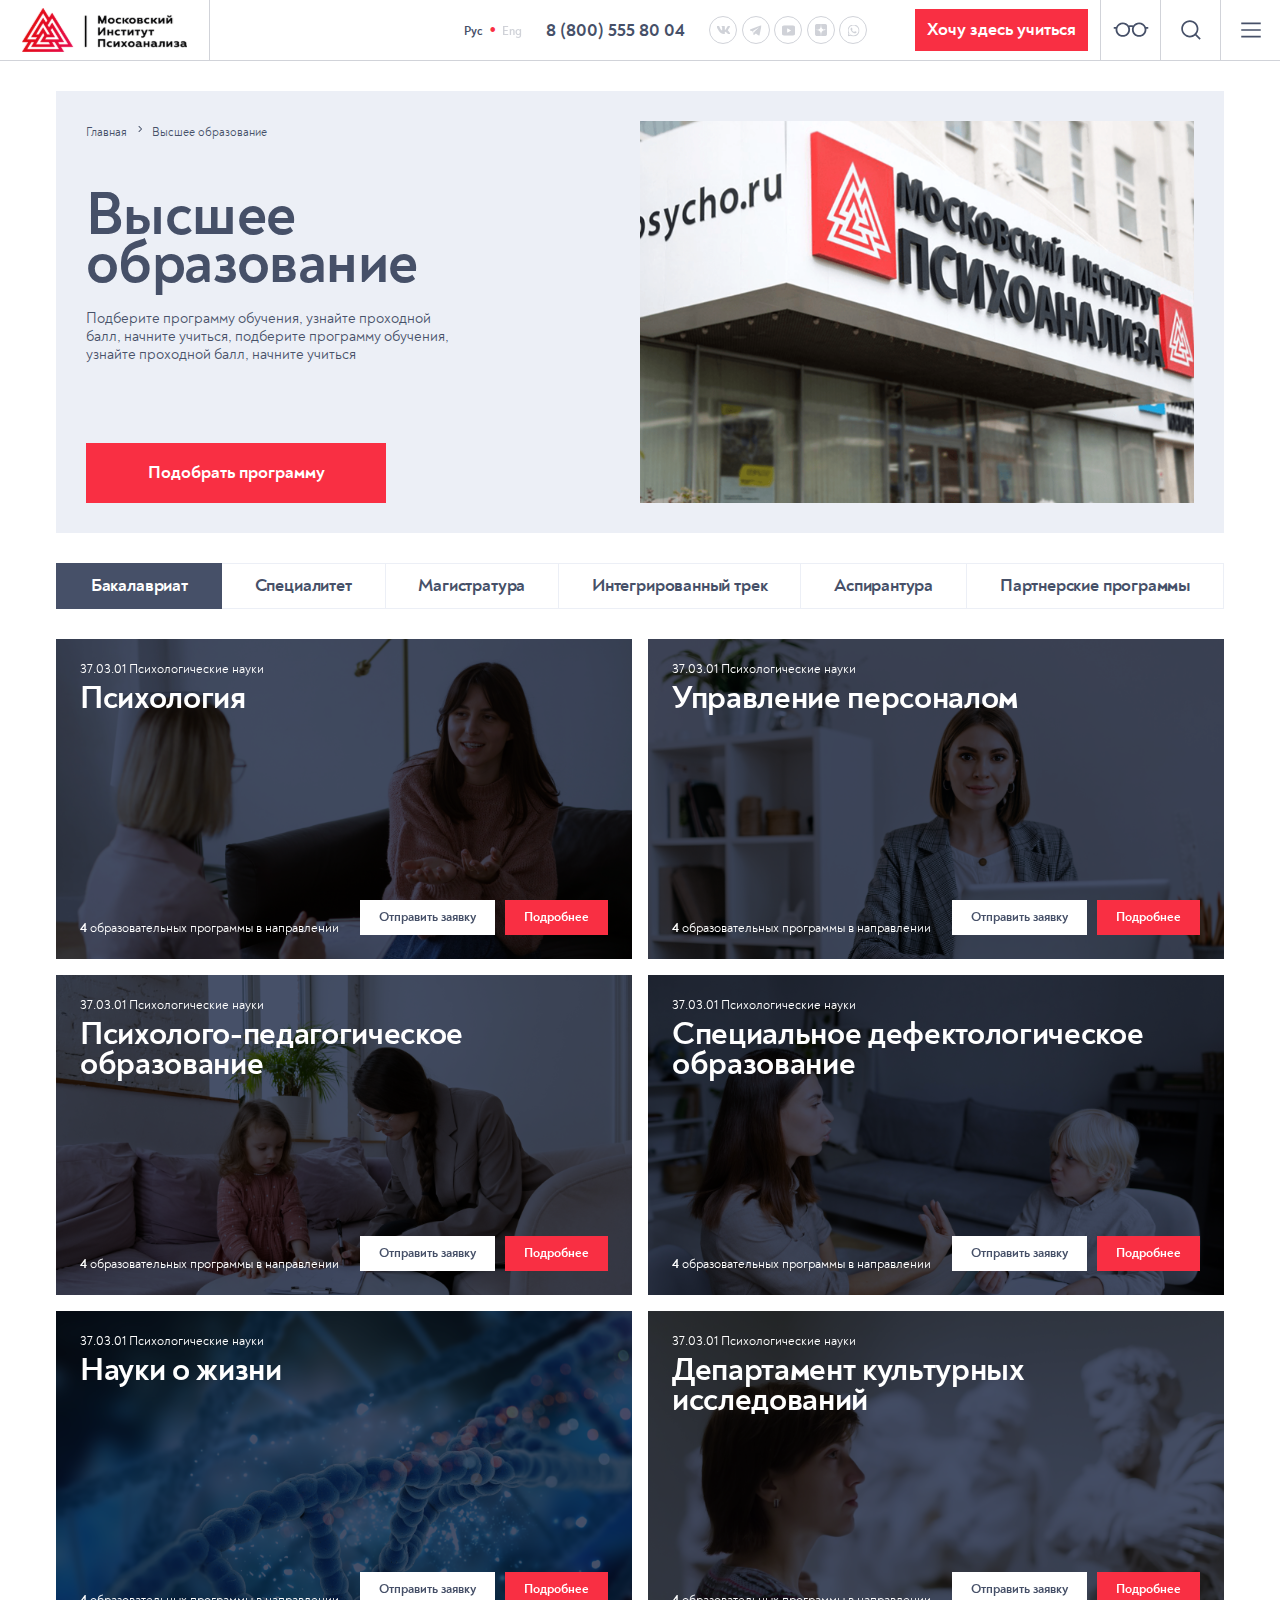
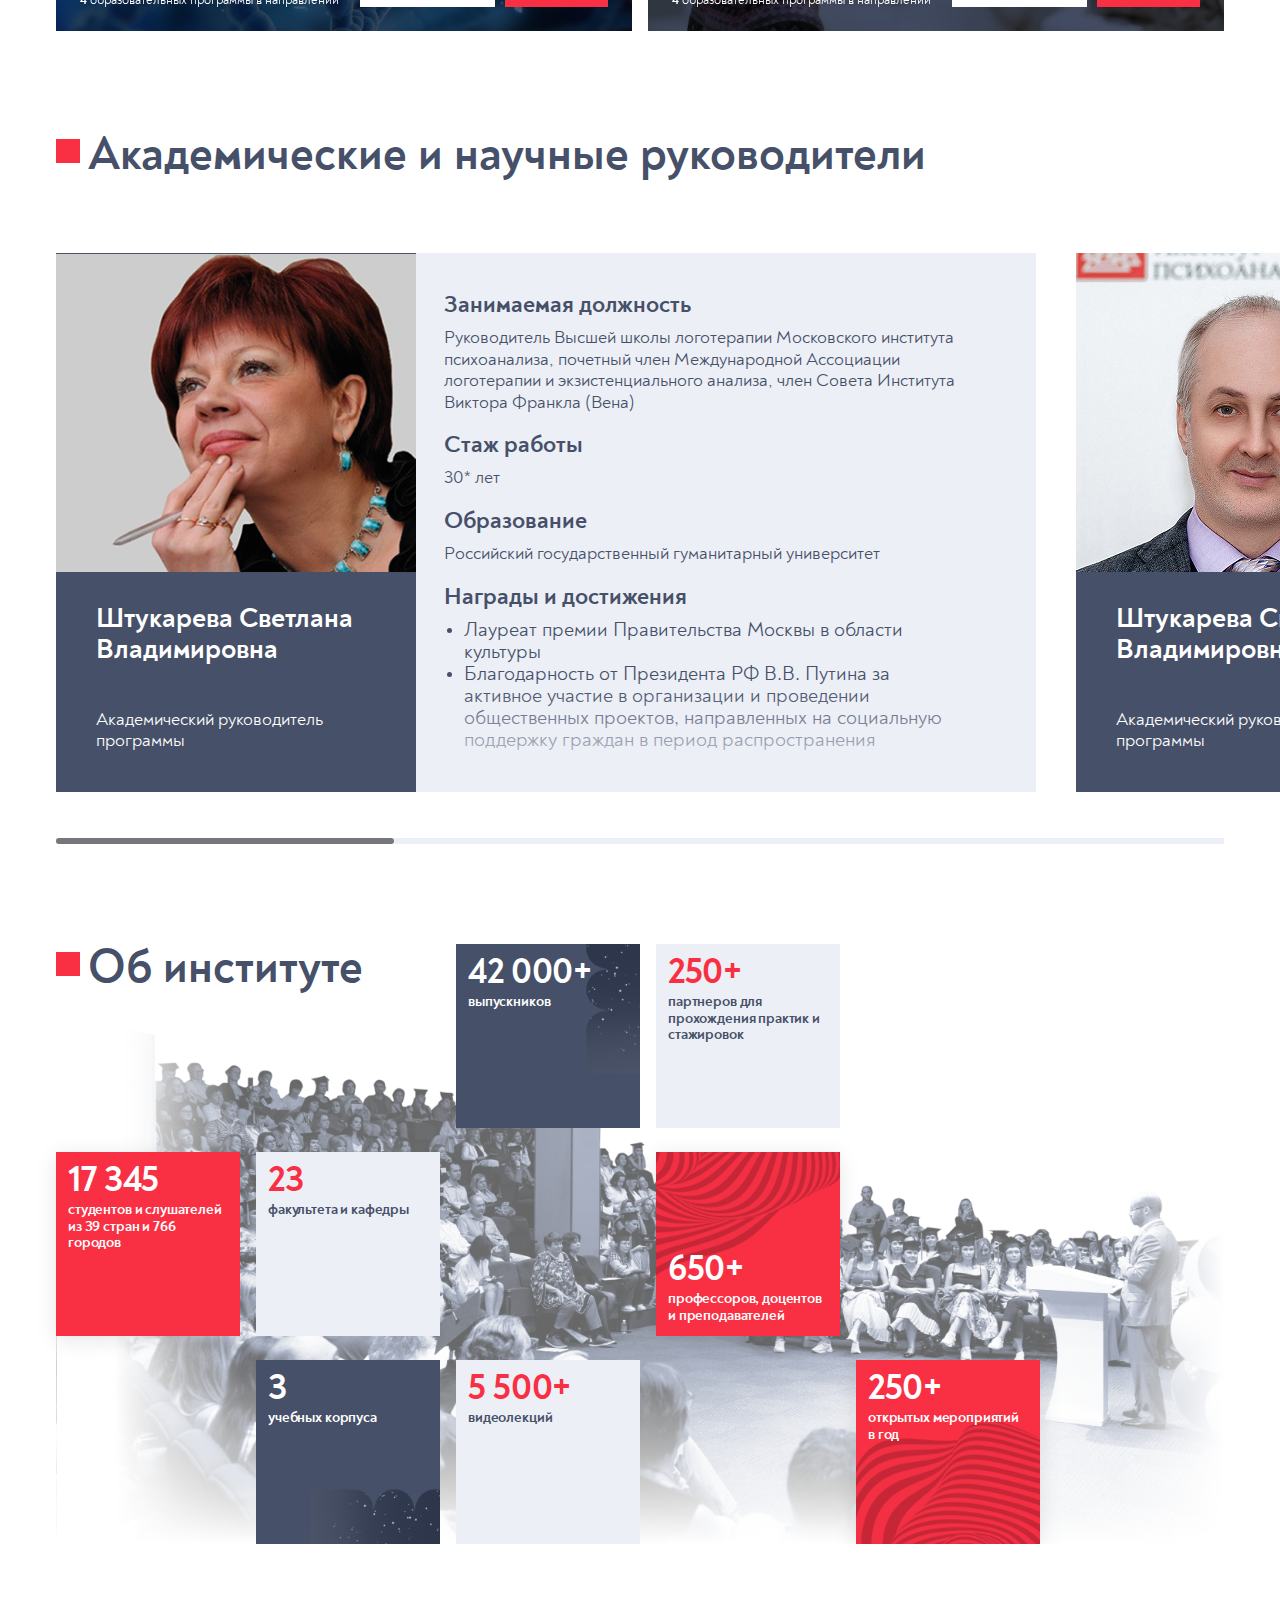
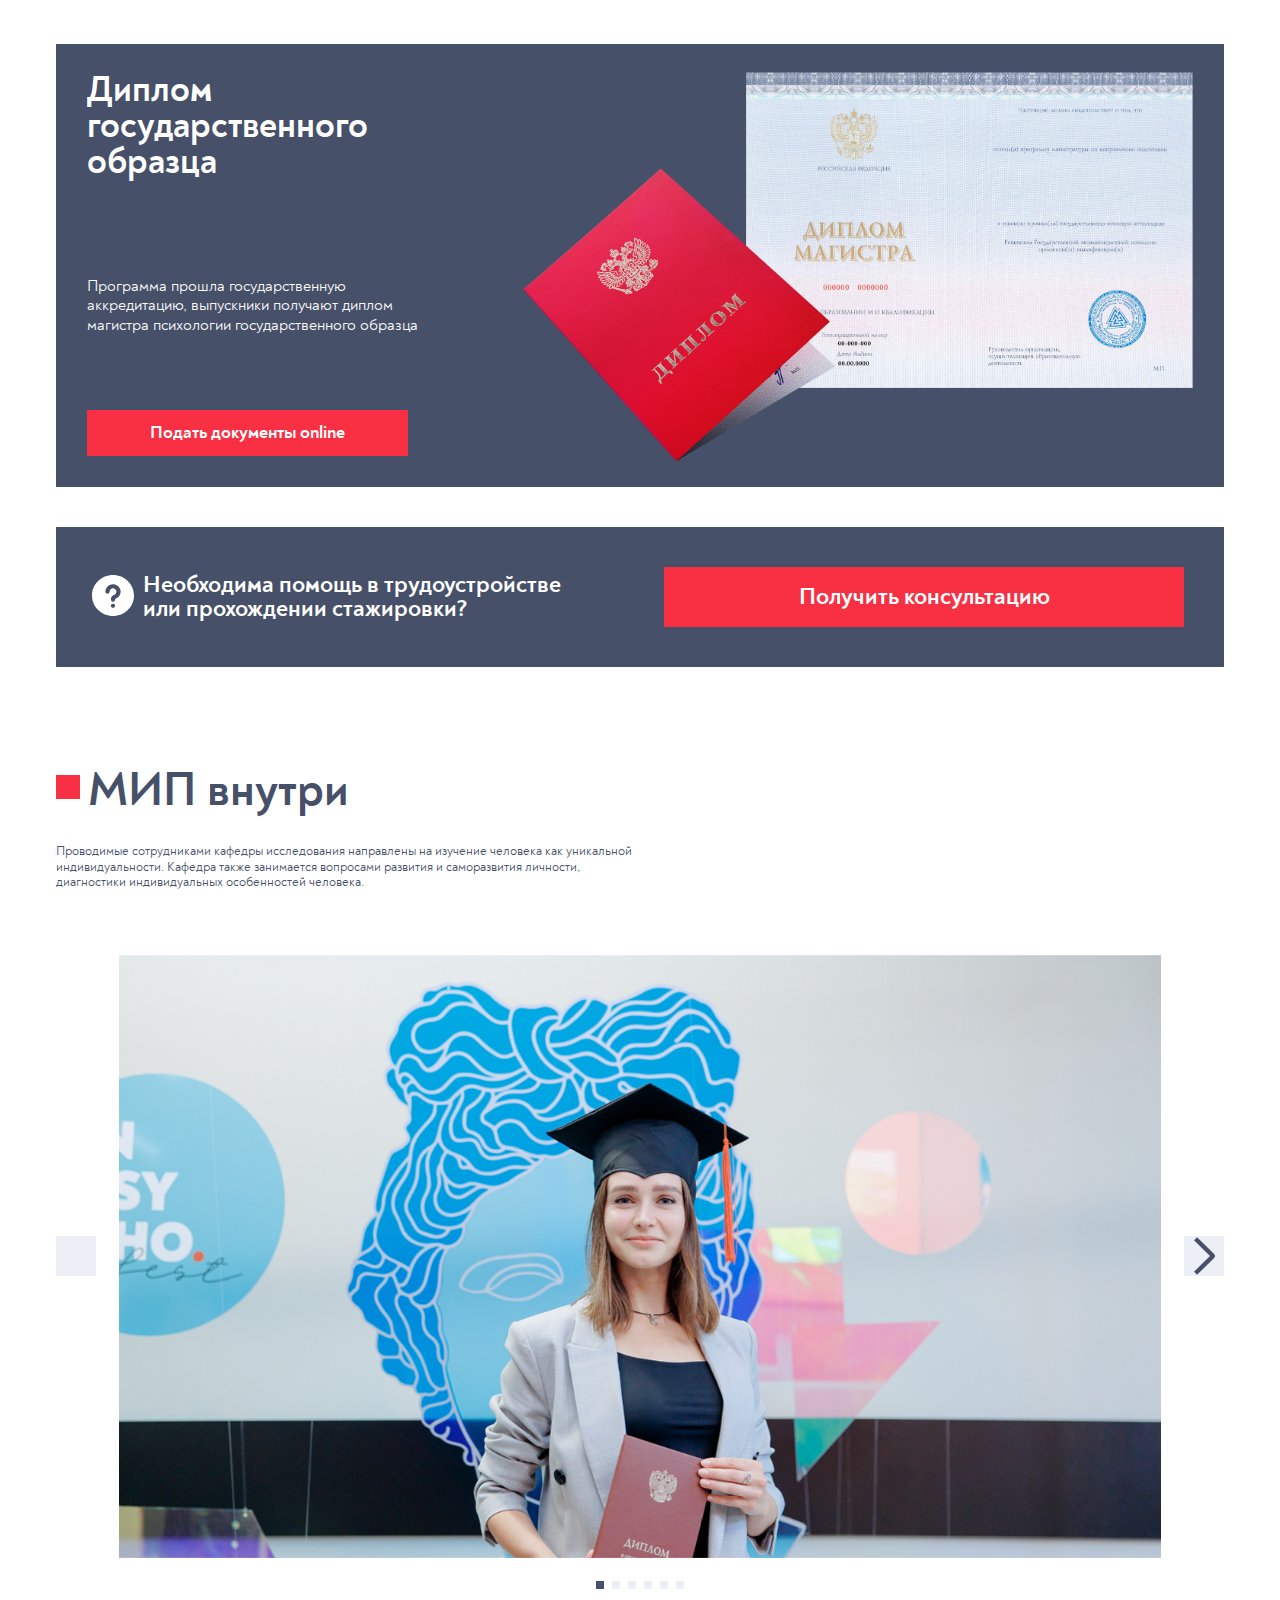
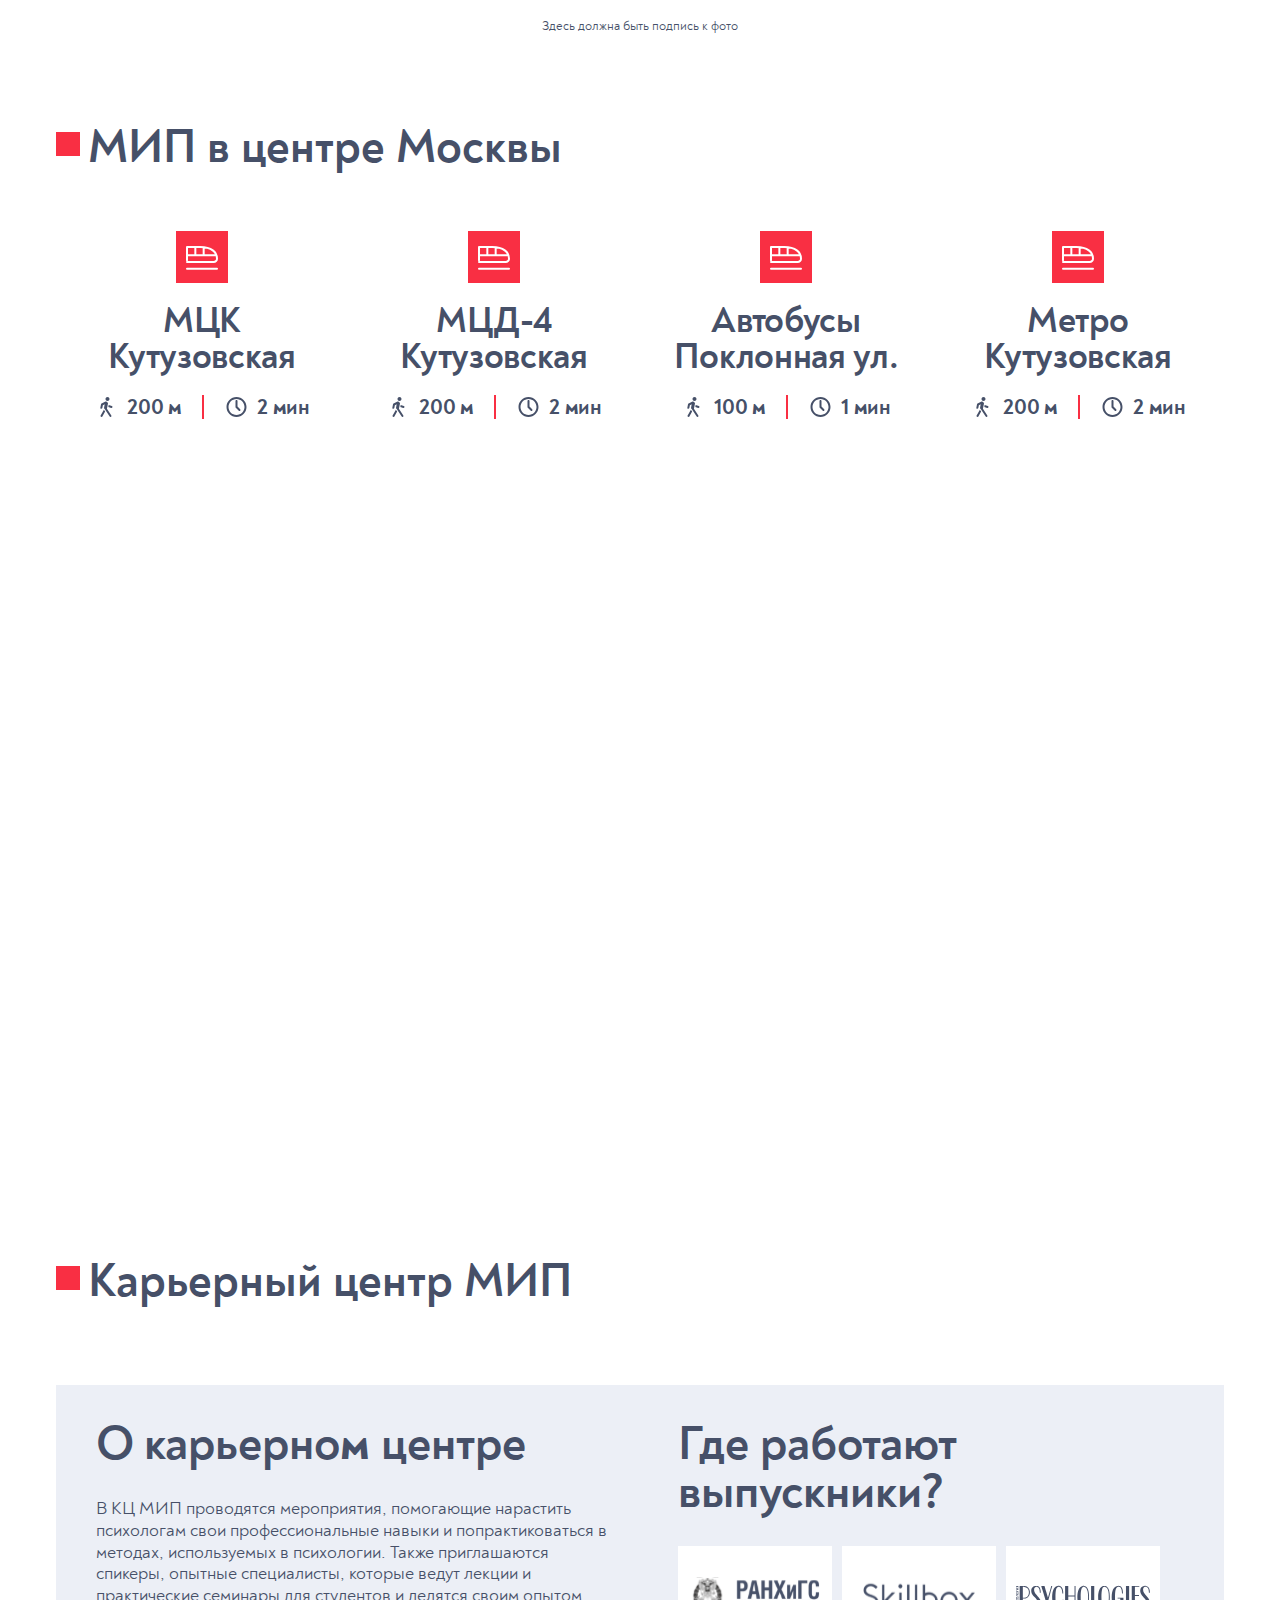
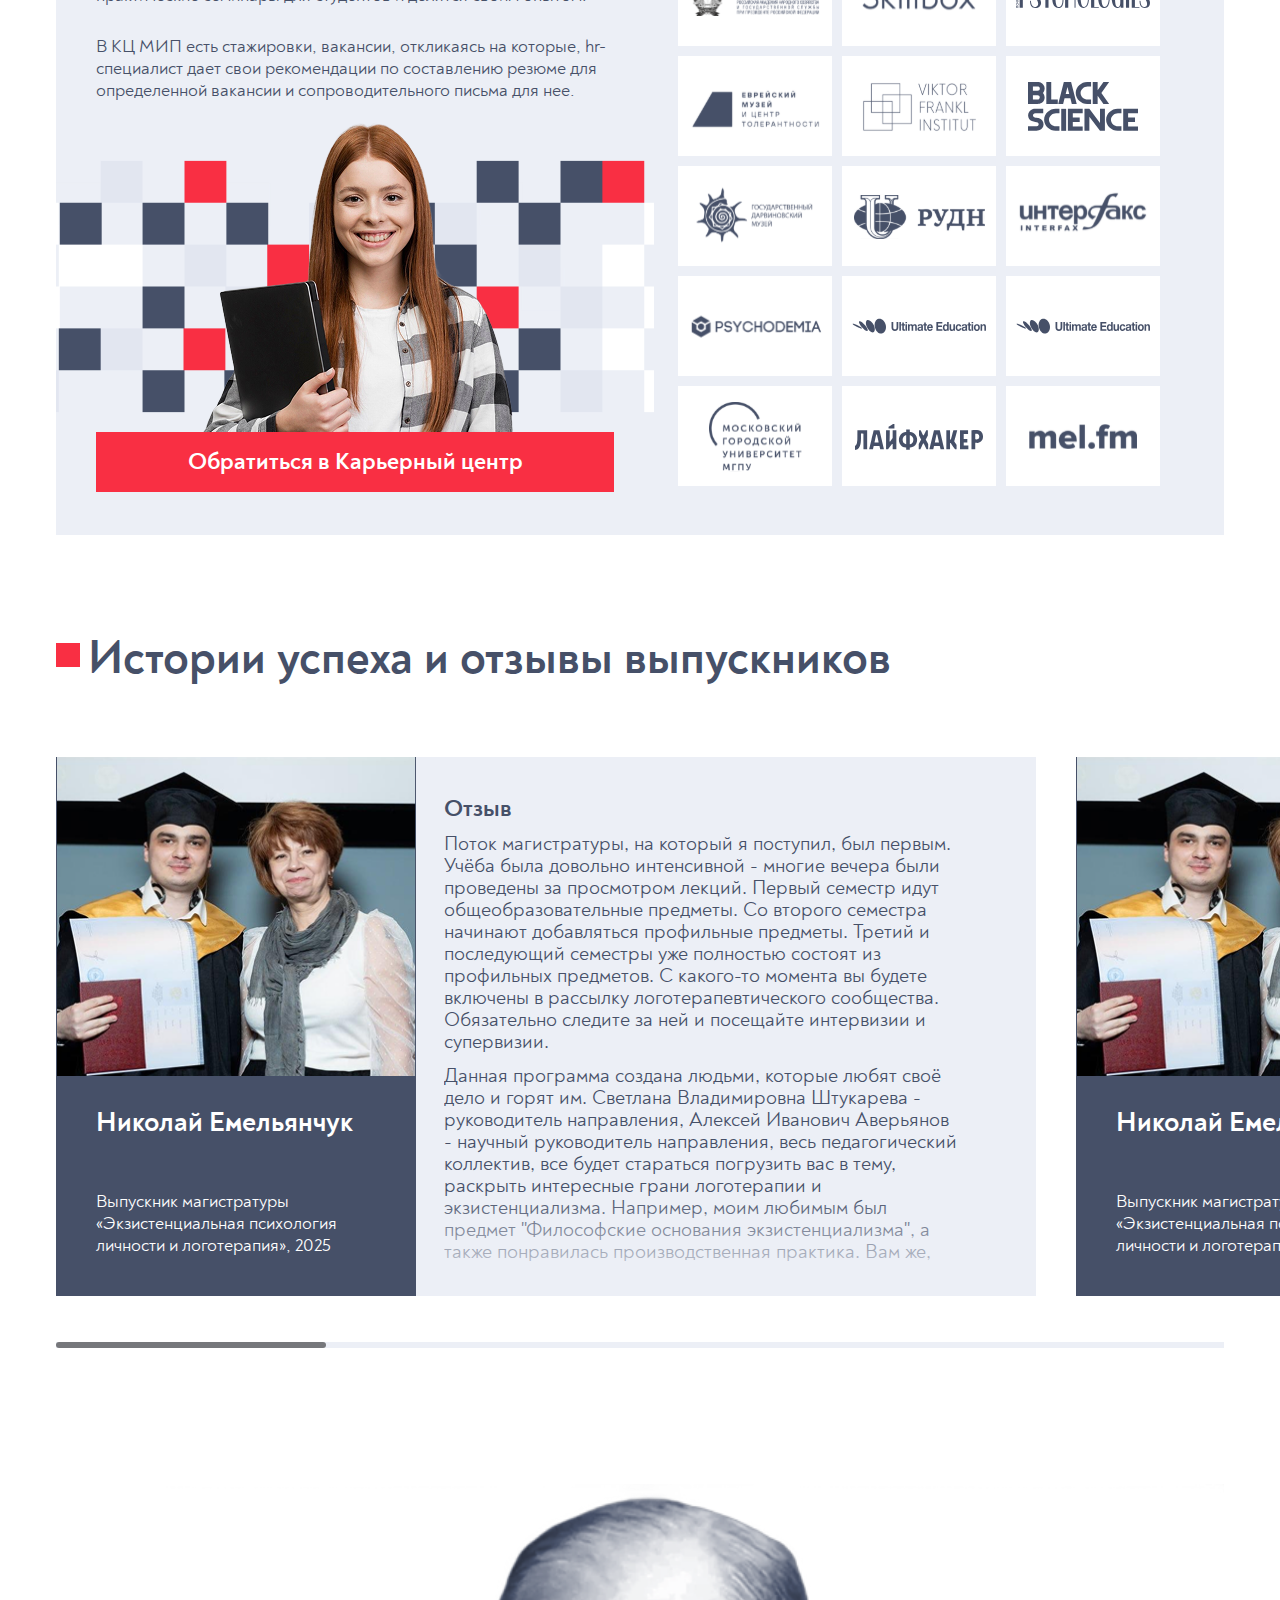
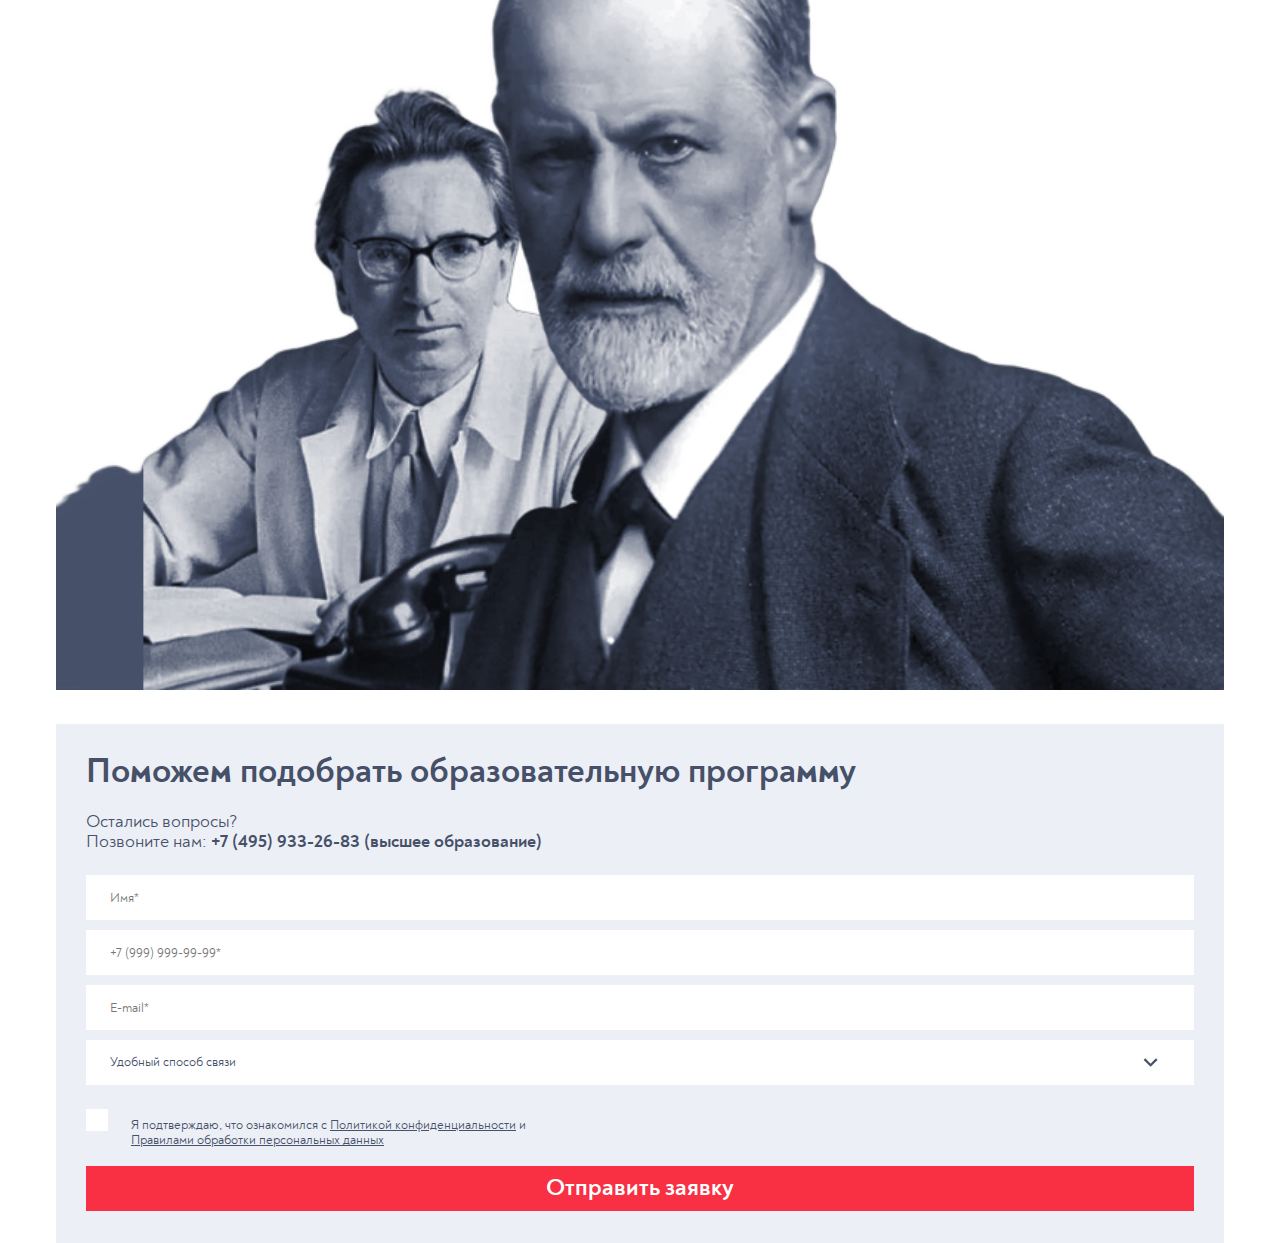
<file: new-index.html>
<!DOCTYPE html>
<html lang="en">
<head>
    <meta charset="UTF-8">
    <meta name="viewport" content="width=device-width, initial-scale=1.0">
    <title>Document</title>

    <!-- Link Swiper's CSS -->
    <link rel="stylesheet" href="https://cdn.jsdelivr.net/npm/swiper@11/swiper-bundle.min.css" />
    <!-- Syle CSS -->
    <link rel="stylesheet" href="./assets/scss/style.css">
</head>
<body>

    <div class="wrapper">

        <!-- Header -->
        <header class="header">
            <div class="container header-container">
                <a href="/" class="header-logo">
                    <img src="./assets/images/logo.svg" alt="">
                </a>
                <div class="header-content">
                    <div class="header-center">
                        <ul class="lang-list">
                            <li>
                                <a href="#" class="active">Рус</a>
                            </li>
                            <li>
                                <span>•</span>
                            </li>
                            <li>
                                <a href="#">Eng</a>
                            </li>
                        </ul>
                        <a href="tel:+8 (800) 555 80 04" class="phone-link">8 (800) 555 80 04</a>
                        <ul class="header-network">
                            <li>
                                <a href="#">
                                    <img src="./assets/images/header-network-1.svg" alt="">
                                </a>
                            </li>
                            <li>
                                <a href="#">
                                    <img src="./assets/images/header-network-2.svg" alt="">
                                </a>
                            </li>
                            <li>
                                <a href="#">
                                    <img src="./assets/images/header-network-3.svg" alt="">
                                </a>
                            </li>
                            <li>
                                <a href="#">
                                    <img src="./assets/images/header-network-4.svg" alt="">
                                </a>
                            </li>
                            <li>
                                <a href="#">
                                    <img src="./assets/images/header-network-5.svg" alt="">
                                </a>
                            </li>
                        </ul>
                    </div>
                    <div class="header-right">
                        <a href="#" class="btn-red">Хочу здесь учиться</a>
                        <ul class="header-right__btn">
                            <li>
                                <button>
                                    <img src="./assets/images/header-right-icon-1.svg" alt="">
                                </button>
                            </li>
                            <li>
                                <button>
                                    <img src="./assets/images/header-right-icon-2.svg" alt="">
                                </button>
                            </li>
                            <li>
                                <button>
                                    <img src="./assets/images/header-right-icon-3.svg" alt="">
                                </button>
                            </li>
                        </ul>
                    </div>
                </div>
            </div>
        </header>
        <!-- Header end -->

        <main>

            <!-- Education home -->
            <section class="education-home">
                <div class="container education-home__container">
                    <div class="education-home__left">
                        <ul class="breadcrumb">
                            <li>
                                <a href="/">Главная</a>
                            </li>
                            <li>
                                <img src="./assets/images/arrow-right.svg" alt="">
                            </li>
                            <li>
                                <a href="#">Высшее образование</a>
                            </li>
                        </ul>
                        <div>
                            <h2 class="title">Высшее образование</h2>
                            <div class="subtitle">Подберите программу обучения, узнайте проходной балл, начните учиться, подберите программу обучения, узнайте проходной балл, начните учиться</div>
                            <a href="#" class="btn-red">Подобрать программу</a>
                        </div>
                    </div>
                    <div class="education-home__right">
                        <img src="./assets/images/education-home-card.png" alt="" class="main-img">
                    </div>
                </div>
            </section>
            <!-- Education home end -->

            <!-- Direction -->
            <section class="direction">
                <div class="container direction-container">
                    <div class="direction-accordion active">
                        <div class="direction-accordion__btn">
                            <span>Бакалавриат</span>
                            <svg width="20" height="21" viewBox="0 0 20 21" fill="none" xmlns="http://www.w3.org/2000/svg">
                                <path d="M7.1038 8.68399L10.5 11.9835L13.8962 8.68399C14.1487 8.43867 14.5582 8.43867 14.8107 8.68399C15.0631 8.92931 15.0631 9.32707 14.8107 9.5724L10.9572 13.316C10.8359 13.4338 10.6715 13.5 10.5 13.5C10.3285 13.5 10.1641 13.4338 10.0428 13.316L6.18939 9.5724C5.93687 9.32707 5.93687 8.92931 6.18939 8.68399C6.4419 8.43867 6.85129 8.43867 7.1038 8.68399Z" fill="#465068" />
                            </svg>
                            <input type="text" value="Бакалавриат" hidden readonly>
                        </div>
                        <ul class="direction-accordion__list">
                            <li class="active">Бакалавриат</li>
                            <li>Специалитет</li>
                            <li>Магистратура</li>
                            <li>Интегрированный трек</li>
                            <li>Аспирантура</li>
                            <li>Партнерские программы</li>
                        </ul>
                    </div>
                    <div class="direction-card__wrap">
                        <div class="direction-card">
                            <img src="./assets/images/direction-card-1.png" alt="" class="bg-img">
                            <div class="direction-card__head">
                                <p>37.03.01 Психологические науки</p>
                                <h3>Психология</h3>
                            </div>
                            <div class="direction-card__bottom">
                                <p>
                                    <b>4</b> образовательных программы в&nbsp;направлении
                                </p>
                                <div class="direction-card__btn">
                                    <a href="#" class="btn-red icon">( i )</a>
                                    <a href="#" class="btn-white">Отправить заявку</a>
                                    <a href="#" class="btn-red">Подробнее</a>
                                </div>
                            </div>
                        </div>
                        <div class="direction-card">
                            <img src="./assets/images/direction-card-2.png" alt="" class="bg-img">
                            <div class="direction-card__head">
                                <p>37.03.01 Психологические науки</p>
                                <h3>Управление персоналом</h3>
                            </div>
                            <div class="direction-card__bottom">
                                <p>
                                    <b>4</b> образовательных программы в&nbsp;направлении
                                </p>
                                <div class="direction-card__btn">
                                    <a href="#" class="btn-red icon">( i )</a>
                                    <a href="#" class="btn-white">Отправить заявку</a>
                                    <a href="#" class="btn-red">Подробнее</a>
                                </div>
                            </div>
                        </div>
                        <div class="direction-card">
                            <img src="./assets/images/direction-card-3.png" alt="" class="bg-img">
                            <div class="direction-card__head">
                                <p>37.03.01 Психологические науки</p>
                                <h3>Психолого-педагогическое образование</h3>
                            </div>
                            <div class="direction-card__bottom">
                                <p>
                                    <b>4</b> образовательных программы в&nbsp;направлении
                                </p>
                                <div class="direction-card__btn">
                                    <a href="#" class="btn-red icon">( i )</a>
                                    <a href="#" class="btn-white">Отправить заявку</a>
                                    <a href="#" class="btn-red">Подробнее</a>
                                </div>
                            </div>
                        </div>
                        <div class="direction-card">
                            <img src="./assets/images/direction-card-4.png" alt="" class="bg-img">
                            <div class="direction-card__head">
                                <p>37.03.01 Психологические науки</p>
                                <h3>Специальное дефектологическое образование</h3>
                            </div>
                            <div class="direction-card__bottom">
                                <p>
                                    <b>4</b> образовательных программы в&nbsp;направлении
                                </p>
                                <div class="direction-card__btn">
                                    <a href="#" class="btn-red icon">( i )</a>
                                    <a href="#" class="btn-white">Отправить заявку</a>
                                    <a href="#" class="btn-red">Подробнее</a>
                                </div>
                            </div>
                        </div>
                        <div class="direction-card">
                            <img src="./assets/images/direction-card-5.png" alt="" class="bg-img">
                            <div class="direction-card__head">
                                <p>37.03.01 Психологические науки</p>
                                <h3>Науки о жизни</h3>
                            </div>
                            <div class="direction-card__bottom">
                                <p>
                                    <b>4</b> образовательных программы в&nbsp;направлении
                                </p>
                                <div class="direction-card__btn">
                                    <a href="#" class="btn-red icon">( i )</a>
                                    <a href="#" class="btn-white">Отправить заявку</a>
                                    <a href="#" class="btn-red">Подробнее</a>
                                </div>
                            </div>
                        </div>
                        <div class="direction-card">
                            <img src="./assets/images/direction-card-6.png" alt="" class="bg-img">
                            <div class="direction-card__head">
                                <p>37.03.01 Психологические науки</p>
                                <h3>Департамент культурных исследований</h3>
                            </div>
                            <div class="direction-card__bottom">
                                <p>
                                    <b>4</b> образовательных программы в&nbsp;направлении
                                </p>
                                <div class="direction-card__btn">
                                    <a href="#" class="btn-red icon">( i )</a>
                                    <a href="#" class="btn-white">Отправить заявку</a>
                                    <a href="#" class="btn-red">Подробнее</a>
                                </div>
                            </div>
                        </div>
                    </div>
                </div>
            </section>
            <!-- Direction end -->

            <!-- Leader -->
            <section class="leader">
                <div class="container">
                    <h2 class="section_title">
                        <span></span>
                        Академические и научные руководители
                    </h2>
                    <div class="leader-swp">
                        <div class="swiper">
                            <div class="swiper-wrapper">
                                <div class="swiper-slide">
                                    <div class="leader-card">
                                        <div class="leader-card__left">
                                            <div class="main-img">
                                                <img src="./assets/images/leader-card-1.png" alt="">
                                            </div>
                                            <div class="leader-card__left-text">
                                                <h3>Штукарева Светлана Владимировна</h3>
                                                <p>Академический руководитель программы</p>
                                            </div>
                                        </div>
                                        <div class="leader-card__right">
                                            <ul class="leader-card__right-list">
                                                <li>
                                                    <h3>Занимаемая должность</h3>
                                                    <p>Руководитель Высшей школы логотерапии Московского института психоанализа, почетный член Международной Ассоциации логотерапии и экзистенциального анализа, член Совета Института Виктора Франкла (Вена)</p>
                                                </li>
                                                <li>
                                                    <h3>Стаж работы</h3>
                                                    <p>30* лет</p>
                                                </li>
                                                <li>
                                                    <h3>Образование</h3>
                                                    <p>Российский государственный гуманитарный университет</p>
                                                </li>
                                                <li>
                                                    <h3>Награды и достижения</h3>
                                                    <ul>
                                                        <li>Лауреат премии Правительства Москвы в области культуры </li>
                                                        <li>Благодарность от Президента РФ В.В. Путина за активное участие в организации и проведении общественных проектов, направленных на социальную поддержку граждан в период распространения</li>
                                                    </ul>
                                                </li>
                                                <li>
                                                    <h3>Занимаемая должность</h3>
                                                    <p>Руководитель Высшей школы логотерапии Московского института психоанализа, почетный член Международной Ассоциации логотерапии и экзистенциального анализа, член Совета Института Виктора Франкла (Вена)</p>
                                                </li>
                                                <li>
                                                    <h3>Стаж работы</h3>
                                                    <p>30* лет</p>
                                                </li>
                                                <li>
                                                    <h3>Образование</h3>
                                                    <p>Российский государственный гуманитарный университет</p>
                                                </li>
                                                <li>
                                                    <h3>Награды и достижения</h3>
                                                    <ul>
                                                        <li>Лауреат премии Правительства Москвы в области культуры </li>
                                                        <li>Благодарность от Президента РФ В.В. Путина за активное участие в организации и проведении общественных проектов, направленных на социальную поддержку граждан в период распространения</li>
                                                    </ul>
                                                </li>
                                            </ul>
                                        </div>
                                    </div>
                                </div>
                                <div class="swiper-slide">
                                    <div class="leader-card">
                                        <div class="leader-card__left">
                                            <div class="main-img">
                                                <img src="./assets/images/leader-card-2.png" alt="">
                                            </div>
                                            <div class="leader-card__left-text">
                                                <h3>Штукарева Светлана Владимировна</h3>
                                                <p>Академический руководитель программы</p>
                                            </div>
                                        </div>
                                        <div class="leader-card__right">
                                            <ul class="leader-card__right-list">
                                                <li>
                                                    <h3>Занимаемая должность</h3>
                                                    <p>Руководитель Высшей школы логотерапии Московского института психоанализа, почетный член Международной Ассоциации логотерапии и экзистенциального анализа, член Совета Института Виктора Франкла (Вена)</p>
                                                </li>
                                                <li>
                                                    <h3>Стаж работы</h3>
                                                    <p>30* лет</p>
                                                </li>
                                                <li>
                                                    <h3>Образование</h3>
                                                    <p>Российский государственный гуманитарный университет</p>
                                                </li>
                                                <li>
                                                    <h3>Награды и достижения</h3>
                                                    <ul>
                                                        <li>Лауреат премии Правительства Москвы в области культуры </li>
                                                        <li>Благодарность от Президента РФ В.В. Путина за активное участие в организации и проведении общественных проектов, направленных на социальную поддержку граждан в период распространения</li>
                                                    </ul>
                                                </li>
                                                <li>
                                                    <h3>Занимаемая должность</h3>
                                                    <p>Руководитель Высшей школы логотерапии Московского института психоанализа, почетный член Международной Ассоциации логотерапии и экзистенциального анализа, член Совета Института Виктора Франкла (Вена)</p>
                                                </li>
                                                <li>
                                                    <h3>Стаж работы</h3>
                                                    <p>30* лет</p>
                                                </li>
                                                <li>
                                                    <h3>Образование</h3>
                                                    <p>Российский государственный гуманитарный университет</p>
                                                </li>
                                                <li>
                                                    <h3>Награды и достижения</h3>
                                                    <ul>
                                                        <li>Лауреат премии Правительства Москвы в области культуры </li>
                                                        <li>Благодарность от Президента РФ В.В. Путина за активное участие в организации и проведении общественных проектов, направленных на социальную поддержку граждан в период распространения</li>
                                                    </ul>
                                                </li>
                                            </ul>
                                        </div>
                                    </div>
                                </div>
                                <div class="swiper-slide">
                                    <div class="leader-card">
                                        <div class="leader-card__left">
                                            <div class="main-img">
                                                <img src="./assets/images/leader-card-1.png" alt="">
                                            </div>
                                            <div class="leader-card__left-text">
                                                <h3>Штукарева Светлана Владимировна</h3>
                                                <p>Академический руководитель программы</p>
                                            </div>
                                        </div>
                                        <div class="leader-card__right">
                                            <ul class="leader-card__right-list">
                                                <li>
                                                    <h3>Занимаемая должность</h3>
                                                    <p>Руководитель Высшей школы логотерапии Московского института психоанализа, почетный член Международной Ассоциации логотерапии и экзистенциального анализа, член Совета Института Виктора Франкла (Вена)</p>
                                                </li>
                                                <li>
                                                    <h3>Стаж работы</h3>
                                                    <p>30* лет</p>
                                                </li>
                                                <li>
                                                    <h3>Образование</h3>
                                                    <p>Российский государственный гуманитарный университет</p>
                                                </li>
                                                <li>
                                                    <h3>Награды и достижения</h3>
                                                    <ul>
                                                        <li>Лауреат премии Правительства Москвы в области культуры </li>
                                                        <li>Благодарность от Президента РФ В.В. Путина за активное участие в организации и проведении общественных проектов, направленных на социальную поддержку граждан в период распространения</li>
                                                    </ul>
                                                </li>
                                                <li>
                                                    <h3>Занимаемая должность</h3>
                                                    <p>Руководитель Высшей школы логотерапии Московского института психоанализа, почетный член Международной Ассоциации логотерапии и экзистенциального анализа, член Совета Института Виктора Франкла (Вена)</p>
                                                </li>
                                                <li>
                                                    <h3>Стаж работы</h3>
                                                    <p>30* лет</p>
                                                </li>
                                                <li>
                                                    <h3>Образование</h3>
                                                    <p>Российский государственный гуманитарный университет</p>
                                                </li>
                                                <li>
                                                    <h3>Награды и достижения</h3>
                                                    <ul>
                                                        <li>Лауреат премии Правительства Москвы в области культуры </li>
                                                        <li>Благодарность от Президента РФ В.В. Путина за активное участие в организации и проведении общественных проектов, направленных на социальную поддержку граждан в период распространения</li>
                                                    </ul>
                                                </li>
                                            </ul>
                                        </div>
                                    </div>
                                </div>
                                <div class="swiper-slide">
                                    <div class="leader-card">
                                        <div class="leader-card__left">
                                            <div class="main-img">
                                                <img src="./assets/images/leader-card-2.png" alt="">
                                            </div>
                                            <div class="leader-card__left-text">
                                                <h3>Штукарева Светлана Владимировна</h3>
                                                <p>Академический руководитель программы</p>
                                            </div>
                                        </div>
                                        <div class="leader-card__right">
                                            <ul class="leader-card__right-list">
                                                <li>
                                                    <h3>Занимаемая должность</h3>
                                                    <p>Руководитель Высшей школы логотерапии Московского института психоанализа, почетный член Международной Ассоциации логотерапии и экзистенциального анализа, член Совета Института Виктора Франкла (Вена)</p>
                                                </li>
                                                <li>
                                                    <h3>Стаж работы</h3>
                                                    <p>30* лет</p>
                                                </li>
                                                <li>
                                                    <h3>Образование</h3>
                                                    <p>Российский государственный гуманитарный университет</p>
                                                </li>
                                                <li>
                                                    <h3>Награды и достижения</h3>
                                                    <ul>
                                                        <li>Лауреат премии Правительства Москвы в области культуры </li>
                                                        <li>Благодарность от Президента РФ В.В. Путина за активное участие в организации и проведении общественных проектов, направленных на социальную поддержку граждан в период распространения</li>
                                                    </ul>
                                                </li>
                                                <li>
                                                    <h3>Занимаемая должность</h3>
                                                    <p>Руководитель Высшей школы логотерапии Московского института психоанализа, почетный член Международной Ассоциации логотерапии и экзистенциального анализа, член Совета Института Виктора Франкла (Вена)</p>
                                                </li>
                                                <li>
                                                    <h3>Стаж работы</h3>
                                                    <p>30* лет</p>
                                                </li>
                                                <li>
                                                    <h3>Образование</h3>
                                                    <p>Российский государственный гуманитарный университет</p>
                                                </li>
                                                <li>
                                                    <h3>Награды и достижения</h3>
                                                    <ul>
                                                        <li>Лауреат премии Правительства Москвы в области культуры </li>
                                                        <li>Благодарность от Президента РФ В.В. Путина за активное участие в организации и проведении общественных проектов, направленных на социальную поддержку граждан в период распространения</li>
                                                    </ul>
                                                </li>
                                            </ul>
                                        </div>
                                    </div>
                                </div>
                            </div>
                        </div>
                        <div class="swp-pagination"></div>
                    </div>
                </div>
            </section>
            <!-- Leader end -->

            <!-- Institute -->
            <section class="institute">
                <div class="container institute-container">
                    <h3 class="section_title">
                        <span></span>
                        Об институте
                    </h3>
                    <img src="./assets/images/institute-bg.png" alt="" class="bg-img">
                    <div class="list-wrap">
                        <ul class="list-item">
                            <li class="list-card empty"></li>
                            <li class="list-card empty"></li>
                            <li class="list-card">
                                <img src="./assets/images/list-card-bg-1-1.png" alt="" class="list-card__bg">
                                <h3>42 000+</h3>
                                <p>выпускников</p>
                            </li>
                            <li class="list-card bg-grey">
                                <h3>250+</h3>
                                <p>партнеров для прохождения практик и стажировок</p>
                            </li>
                            <div class="list-card empty"></div>
                            <li class="list-card bg-red">
                                <h3>17 345</h3>
                                <p>студентов и слушателей из 39 стран и 766 городов</p>
                            </li>
                            <li class="list-card bg-grey">
                                <h3>23</h3>
                                <p>факультета и кафедры</p>
                            </li>
                            <li class="list-card empty"></li>
                            <li class="list-card bg-red text-bottom">
                                <img src="./assets/images/list-card-bg-2-3.png" alt="" class="list-card__bg">
                                <h3>650+</h3>
                                <p>профессоров, доцентов и преподавателей</p>
                            </li>
                            <div class="list-card empty"></div>
                            <li class="list-card empty"></li>
                            <li class="list-card">
                                <img src="./assets/images/list-card-bg-3-1.png" alt="" class="list-card__bg">
                                <h3>3</h3>
                                <p>учебных корпуса</p>
                            </li>
                            <li class="list-card bg-grey">
                                <h3>5 500+</h3>
                                <p>видеолекций</p>
                            </li>
                            <li class="list-card empty"></li>
                            <li class="list-card bg-red">
                                <img src="./assets/images/list-card-bg-3-3.png" alt="" class="list-card__bg">
                                <h3>250+</h3>
                                <p>открытых мероприятий в год</p>
                            </li>
                        </ul>
                    </div>
                </div>
            </section>
            <!-- Institute end -->

            <!-- diploma -->
            <section class="diploma new-diploma">
                <div class="container">
                    <div class="diploma_in">
                        <div class="diploma_left">
                            <h6>
                                Диплом государственного образца
                            </h6>
                            <p>
                                Программа прошла государственную аккредитацию, выпускники получают диплом магистра психологии государственного образца
                            </p>
                            <a href="#" class="btn-red">
                                Подать документы online
                            </a>
                        </div>
                        <div class="diploma_right">
                            <img class="img_diploma_in" src="./assets/images/diploma_in.png" alt="">
                            <img class="diploma_img" src="./assets/images/diploma_img.png" alt="">
                        </div>
                    </div>
                    <div class="treaning-body">
                        <p>
                            <img src="./assets/images/question-icon-2.svg" alt="">
                            <span>Необходима помощь в трудоустройстве или прохождении стажировки?</span>
                        </p>
                        <a href="#" class="btn-red">Получить консультацию</a>
                    </div>
                </div>
            </section>
            <!-- diploma -->

            <!-- Inside -->
            <section class="inside">
                <div class="container">
                    <h2 class="section_title">
                        <span></span>
                        МИП внутри
                    </h2>
                    <div class="description">Проводимые сотрудниками кафедры исследования направлены на изучение человека как уникальной индивидуальности. Кафедра также занимается вопросами развития и саморазвития личности, диагностики индивидуальных особенностей человека.</div>
                    <div class="inside-swp">
                        <button class="swp-btn swp-btn__prev">
                            <svg width="28" height="50" viewBox="0 0 28 50" fill="none" xmlns="http://www.w3.org/2000/svg">
                                <path d="M28 4.08635L23.8357 0L1.15372 22.2706C0.788102 22.6275 0.49794 23.0518 0.299938 23.5193C0.101935 23.9867 0 24.4879 0 24.9942C0 25.5005 0.101935 26.0018 0.299938 26.4692C0.49794 26.9366 0.788102 27.361 1.15372 27.7178L23.8357 50L27.9961 45.9136L6.70745 25L28 4.08635Z" fill="#465068" />
                            </svg>
                        </button>
                        <div class="swiper">
                            <div class="swiper-wrapper">
                                <div class="swiper-slide">
                                    <img src="./assets/images/inside-slide-1.png" alt="">
                                </div>
                                <div class="swiper-slide">
                                    <img src="./assets/images/inside-slide-1.png" alt="">
                                </div>
                                <div class="swiper-slide">
                                    <img src="./assets/images/inside-slide-1.png" alt="">
                                </div>
                                <div class="swiper-slide">
                                    <img src="./assets/images/inside-slide-1.png" alt="">
                                </div>
                                <div class="swiper-slide">
                                    <img src="./assets/images/inside-slide-1.png" alt="">
                                </div>
                                <div class="swiper-slide">
                                    <img src="./assets/images/inside-slide-1.png" alt="">
                                </div>
                            </div>
                        </div>
                        <button class="swp-btn swp-btn__next">
                            <svg width="28" height="50" viewBox="0 0 28 50" fill="none" xmlns="http://www.w3.org/2000/svg">
                                <path d="M0 4.08635L4.16431 0L26.8463 22.2706C27.2119 22.6275 27.5021 23.0518 27.7001 23.5193C27.8981 23.9867 28 24.4879 28 24.9942C28 25.5005 27.8981 26.0018 27.7001 26.4692C27.5021 26.9366 27.2119 27.361 26.8463 27.7178L4.16431 50L0.00392342 45.9136L21.2926 25L0 4.08635Z" fill="#465068" />
                            </svg>
                        </button>
                    </div>
                    <div class="swp-pagination"></div>
                    <p>Здесь должна быть подпись к фото</p>
                </div>
            </section>
            <!-- Inside end -->

            <!-- Map -->
            <section class="map">
                <div class="container map-container">
                    <h2 class="section_title">
                        <span></span>
                        МИП в центре Москвы
                    </h2>
                    <ul class="map-head">
                        <li>
                            <img src="./assets/images/map-icon-1.svg" alt="" class="icon">
                            <h3>МЦК <br> Кутузовская</h3>
                            <div class="text">
                                <span>
                                    <img src="./assets/images/map-icon-2.svg" alt="">
                                    200 м
                                </span>
                                <div class="line"></div>
                                <span>
                                    <img src="./assets/images/map-icon-3.svg" alt="">
                                    2 мин 
                                </span>
                            </div>
                        </li>
                        <li>
                            <img src="./assets/images/map-icon-1.svg" alt="" class="icon">
                            <h3>МЦД-4 <br> Кутузовская</h3>
                            <div class="text">
                                <span>
                                    <img src="./assets/images/map-icon-2.svg" alt="">
                                    200 м
                                </span>
                                <div class="line"></div>
                                <span>
                                    <img src="./assets/images/map-icon-3.svg" alt="">
                                    2 мин 
                                </span>
                            </div>
                        </li>
                        <li>
                            <img src="./assets/images/map-icon-1.svg" alt="" class="icon">
                            <h3>Автобусы <br> Поклонная ул.</h3>
                            <div class="text">
                                <span>
                                    <img src="./assets/images/map-icon-2.svg" alt="">
                                    100 м
                                </span>
                                <div class="line"></div>
                                <span>
                                    <img src="./assets/images/map-icon-3.svg" alt="">
                                    1 мин 
                                </span>
                            </div>
                        </li>
                        <li>
                            <img src="./assets/images/map-icon-1.svg" alt="" class="icon">
                            <h3>Метро <br> Кутузовская</h3>
                            <div class="text">
                                <span>
                                    <img src="./assets/images/map-icon-2.svg" alt="">
                                    200 м
                                </span>
                                <div class="line"></div>
                                <span>
                                    <img src="./assets/images/map-icon-3.svg" alt="">
                                    2 мин 
                                </span>
                            </div>
                        </li>
                    </ul>
                    <iframe src="https://yandex.ru/map-widget/v1/?um=constructor%3Af2a4438344d151d30bfb2e71563bbbb21df6e92c58fe7ae9e811d112af09b5fb&amp;source=constructor" width="1280" height="720" frameborder="0"></iframe>
                </div>
            </section>
            <!-- Map end -->

            <!-- career -->
            <section class="career">
                <div class="container">
                    <h3 class="section_title">
                        <span></span>
                        Карьерный центр МИП
                    </h3>
                    <div class="career_blocks">
                        <div class="career_left">
                            <h6>
                                О карьерном центре
                            </h6>
                            <p class="career_text">
                                В КЦ МИП проводятся мероприятия, помогающие нарастить психологам свои профессиональные навыки и попрактиковаться в методах, используемых в психологии. Также приглашаются спикеры, опытные специалисты, которые ведут лекции и практические семинары для студентов и делятся своим опытом.
                            </p>
                            <p>
                                В КЦ МИП есть стажировки, вакансии, откликаясь на которые, hr-специалист дает свои рекомендации по составлению резюме для определенной вакансии и сопроводительного письма для нее.
                            </p>
                            <div class="career_img">
                                <img class="career_bg" src="./assets/images/career_img.png" alt="">
                                <img class="career_bg_media" src="./assets/images/career_img_media.png" alt="">
                                <img class="career_woman" src="./assets/images/career_woman.png" alt="">
                            </div>
                            <a href="#" class="btn-red">
                                Обратиться в Карьерный центр
                            </a>
                        </div>
                        <div class="career_right">
                            <h6>
                                Где работают выпускники?
                            </h6>
                            <div class="career_logos">
                                <div class="career_logo">
                                    <img src="./assets/images/career1.svg" alt="">
                                </div>
                                <div class="career_logo">
                                    <img src="./assets/images/career2.svg" alt="">
                                </div>
                                <div class="career_logo">
                                    <img src="./assets/images/career3.svg" alt="">
                                </div>
                                <div class="career_logo">
                                    <img src="./assets/images/career4.svg" alt="">
                                </div>
                                <div class="career_logo">
                                    <img src="./assets/images/career5.svg" alt="">
                                </div>
                                <div class="career_logo">
                                    <img src="./assets/images/career6.svg" alt="">
                                </div>
                                <div class="career_logo">
                                    <img src="./assets/images/career7.svg" alt="">
                                </div>
                                <div class="career_logo">
                                    <img src="./assets/images/career8.svg" alt="">
                                </div>
                                <div class="career_logo">
                                    <img src="./assets/images/career9.svg" alt="">
                                </div>
                                <div class="career_logo">
                                    <img src="./assets/images/career10.svg" alt="">
                                </div>
                                <div class="career_logo">
                                    <img src="./assets/images/career11.svg" alt="">
                                </div>
                                <div class="career_logo">
                                    <img src="./assets/images/career12.svg" alt="">
                                </div>
                                <div class="career_logo">
                                    <img src="./assets/images/career13.svg" alt="">
                                </div>
                                <div class="career_logo">
                                    <img src="./assets/images/career14.svg" alt="">
                                </div>
                                <div class="career_logo">
                                    <img src="./assets/images/career15.svg" alt="">
                                </div>
                            </div>
                        </div>
                    </div>
                </div>
            </section>
            <!-- career -->

            <!-- Leader -->
            <section class="leader review">
                <div class="container">
                    <h2 class="section_title">
                        <span></span>
                        Истории успеха и отзывы выпускников
                    </h2>
                    <div class="leader-swp">
                        <div class="swiper">
                            <div class="swiper-wrapper">
                                <div class="swiper-slide">
                                    <div class="leader-card">
                                        <div class="leader-card__left">
                                            <div class="main-img">
                                                <img src="./assets/images/review-card-1.png" alt="">
                                            </div>
                                            <div class="leader-card__left-text">
                                                <h3>Николай Емельянчук</h3>
                                                <p>Выпускник магистратуры «Экзистенциальная психология личности и логотерапия», 2025</p>
                                            </div>
                                        </div>
                                        <div class="leader-card__right">
                                            <ul class="leader-card__right-list">
                                                <li>
                                                    <h3>Отзыв</h3>
                                                    <ul>
                                                        <li>Поток магистратуры, на который я поступил, был первым. Учёба была довольно интенсивной - многие вечера были проведены за просмотром лекций. Первый семестр идут общеобразовательные предметы. Со второго семестра начинают добавляться профильные предметы. Третий и последующий семестры уже полностью состоят из профильных предметов. С какого-то момента вы будете включены в рассылку логотерапевтического сообщества. Обязательно следите за ней и посещайте интервизии и супервизии.</li>
                                                        <li>Данная программа создана людьми, которые любят своё дело и горят им. Светлана Владимировна Штукарева - руководитель направления, Алексей Иванович Аверьянов - научный руководитель направления, весь педагогический коллектив, все будет стараться погрузить вас в тему, раскрыть интересные грани логотерапии и экзистенциализма. Например, моим любимым был предмет "Философские основания экзистенциализма", а также понравилась производственная практика. Вам же, наверняка, в душу западёт что-то своё.</li>
                                                    </ul>
                                                </li>
                                            </ul>
                                        </div>
                                    </div>
                                </div>
                                <div class="swiper-slide">
                                    <div class="leader-card">
                                        <div class="leader-card__left">
                                            <div class="main-img">
                                                <img src="./assets/images/review-card-1.png" alt="">
                                            </div>
                                            <div class="leader-card__left-text">
                                                <h3>Николай Емельянчук</h3>
                                                <p>Выпускник магистратуры «Экзистенциальная психология личности и логотерапия», 2025</p>
                                            </div>
                                        </div>
                                        <div class="leader-card__right">
                                            <ul class="leader-card__right-list">
                                                <li>
                                                    <h3>Отзыв</h3>
                                                    <ul>
                                                        <li>Поток магистратуры, на который я поступил, был первым. Учёба была довольно интенсивной - многие вечера были проведены за просмотром лекций. Первый семестр идут общеобразовательные предметы. Со второго семестра начинают добавляться профильные предметы. Третий и последующий семестры уже полностью состоят из профильных предметов. С какого-то момента вы будете включены в рассылку логотерапевтического сообщества. Обязательно следите за ней и посещайте интервизии и супервизии.</li>
                                                        <li>Данная программа создана людьми, которые любят своё дело и горят им. Светлана Владимировна Штукарева - руководитель направления, Алексей Иванович Аверьянов - научный руководитель направления, весь педагогический коллектив, все будет стараться погрузить вас в тему, раскрыть интересные грани логотерапии и экзистенциализма. Например, моим любимым был предмет "Философские основания экзистенциализма", а также понравилась производственная практика. Вам же, наверняка, в душу западёт что-то своё.</li>
                                                    </ul>
                                                </li>
                                            </ul>
                                        </div>
                                    </div>
                                </div>
                                <div class="swiper-slide">
                                    <div class="leader-card">
                                        <div class="leader-card__left">
                                            <div class="main-img">
                                                <img src="./assets/images/review-card-1.png" alt="">
                                            </div>
                                            <div class="leader-card__left-text">
                                                <h3>Николай Емельянчук</h3>
                                                <p>Выпускник магистратуры «Экзистенциальная психология личности и логотерапия», 2025</p>
                                            </div>
                                        </div>
                                        <div class="leader-card__right">
                                            <ul class="leader-card__right-list">
                                                <li>
                                                    <h3>Отзыв</h3>
                                                    <ul>
                                                        <li>Поток магистратуры, на который я поступил, был первым. Учёба была довольно интенсивной - многие вечера были проведены за просмотром лекций. Первый семестр идут общеобразовательные предметы. Со второго семестра начинают добавляться профильные предметы. Третий и последующий семестры уже полностью состоят из профильных предметов. С какого-то момента вы будете включены в рассылку логотерапевтического сообщества. Обязательно следите за ней и посещайте интервизии и супервизии.</li>
                                                        <li>Данная программа создана людьми, которые любят своё дело и горят им. Светлана Владимировна Штукарева - руководитель направления, Алексей Иванович Аверьянов - научный руководитель направления, весь педагогический коллектив, все будет стараться погрузить вас в тему, раскрыть интересные грани логотерапии и экзистенциализма. Например, моим любимым был предмет "Философские основания экзистенциализма", а также понравилась производственная практика. Вам же, наверняка, в душу западёт что-то своё.</li>
                                                    </ul>
                                                </li>
                                            </ul>
                                        </div>
                                    </div>
                                </div>
                                <div class="swiper-slide">
                                    <div class="leader-card">
                                        <div class="leader-card__left">
                                            <div class="main-img">
                                                <img src="./assets/images/review-card-1.png" alt="">
                                            </div>
                                            <div class="leader-card__left-text">
                                                <h3>Николай Емельянчук</h3>
                                                <p>Выпускник магистратуры «Экзистенциальная психология личности и логотерапия», 2025</p>
                                            </div>
                                        </div>
                                        <div class="leader-card__right">
                                            <ul class="leader-card__right-list">
                                                <li>
                                                    <h3>Отзыв</h3>
                                                    <ul>
                                                        <li>Поток магистратуры, на который я поступил, был первым. Учёба была довольно интенсивной - многие вечера были проведены за просмотром лекций. Первый семестр идут общеобразовательные предметы. Со второго семестра начинают добавляться профильные предметы. Третий и последующий семестры уже полностью состоят из профильных предметов. С какого-то момента вы будете включены в рассылку логотерапевтического сообщества. Обязательно следите за ней и посещайте интервизии и супервизии.</li>
                                                        <li>Данная программа создана людьми, которые любят своё дело и горят им. Светлана Владимировна Штукарева - руководитель направления, Алексей Иванович Аверьянов - научный руководитель направления, весь педагогический коллектив, все будет стараться погрузить вас в тему, раскрыть интересные грани логотерапии и экзистенциализма. Например, моим любимым был предмет "Философские основания экзистенциализма", а также понравилась производственная практика. Вам же, наверняка, в душу западёт что-то своё.</li>
                                                    </ul>
                                                </li>
                                            </ul>
                                        </div>
                                    </div>
                                </div>
                                <div class="swiper-slide">
                                    <div class="leader-card">
                                        <div class="leader-card__left">
                                            <div class="main-img">
                                                <img src="./assets/images/review-card-1.png" alt="">
                                            </div>
                                            <div class="leader-card__left-text">
                                                <h3>Николай Емельянчук</h3>
                                                <p>Выпускник магистратуры «Экзистенциальная психология личности и логотерапия», 2025</p>
                                            </div>
                                        </div>
                                        <div class="leader-card__right">
                                            <ul class="leader-card__right-list">
                                                <li>
                                                    <h3>Отзыв</h3>
                                                    <ul>
                                                        <li>Поток магистратуры, на который я поступил, был первым. Учёба была довольно интенсивной - многие вечера были проведены за просмотром лекций. Первый семестр идут общеобразовательные предметы. Со второго семестра начинают добавляться профильные предметы. Третий и последующий семестры уже полностью состоят из профильных предметов. С какого-то момента вы будете включены в рассылку логотерапевтического сообщества. Обязательно следите за ней и посещайте интервизии и супервизии.</li>
                                                        <li>Данная программа создана людьми, которые любят своё дело и горят им. Светлана Владимировна Штукарева - руководитель направления, Алексей Иванович Аверьянов - научный руководитель направления, весь педагогический коллектив, все будет стараться погрузить вас в тему, раскрыть интересные грани логотерапии и экзистенциализма. Например, моим любимым был предмет "Философские основания экзистенциализма", а также понравилась производственная практика. Вам же, наверняка, в душу западёт что-то своё.</li>
                                                    </ul>
                                                </li>
                                            </ul>
                                        </div>
                                    </div>
                                </div>
                            </div>
                        </div>
                        <div class="swp-pagination"></div>
                    </div>
                </div>
            </section>
            <!-- Leader end -->

            <!-- Figures -->
            <section class="figures new-figures">
                <div class="container">
                    <div class="figures-foot">
                        <div class="figures-text">
                            <div></div>
                            <div class="main-img">
                                <img src="./assets/images/figures-foot-card-2.png" alt="">
                            </div>
                        </div>
                        <div class="figures-form">
                            <h3>Поможем подобрать образовательную программу </h3>
                            <p>Остались вопросы? <br>Позвоните нам: <b>+7 (495) 933-26-83 (высшее образование)</b></p>
                            <div class="form-group">
                                <input type="text" placeholder="Имя*" class="form-inp">
                                <input type="tel" placeholder="+7 (999) 999-99-99*" class="form-inp">
                                <input type="email" placeholder="E-mail*" class="form-inp">
                            </div>
                            <select name="" id="" class="form-inp">
                                <option value="" hidden selected>Удобный способ связи</option>
                                <option value="select 1" >select 1</option>
                                <option value="select 2" >select 2</option>
                                <option value="select 3" >select 3</option>
                            </select>
                            <div class="form-checkbox__wrap">
                                <div class="form-checkbox">
                                    <input type="checkbox" name="" id="">
                                    <span class="icon">
                                        <svg xmlns="http://www.w3.org/2000/svg" viewBox="0 0 448 512">
                                            <path d="M438.6 105.4c12.5 12.5 12.5 32.8 0 45.3l-256 256c-12.5 12.5-32.8 12.5-45.3 0l-128-128c-12.5-12.5-12.5-32.8 0-45.3s32.8-12.5 45.3 0L160 338.7 393.4 105.4c12.5-12.5 32.8-12.5 45.3 0z"/>
                                        </svg>
                                    </span>
                                </div>
                                <p>Я подтверждаю, что ознакомился с <a href="#">Политикой конфиденциальности</a> и <a href="#">Правилами обработки персональных данных</a></p>
                            </div>
                            <button class="btn-red">Отправить заявку</button>
                        </div>
                    </div>
                </div>
            </section>
            <!-- Figures end -->


        </main>

        <!-- Footer -->
        <footer class="footer">
            <div class="container"></div>
        </footer>
        <!-- Footer end -->

    </div>

    <!-- iMask JS -->
    <script src="./assets/js/iMask.js"></script>
    <!-- Swiper JS -->
    <script src="https://cdn.jsdelivr.net/npm/swiper@11/swiper-bundle.min.js"></script>
    <!-- JS file -->
    <script src="./assets/js/main.js"></script>

</body>
</html>
</file>
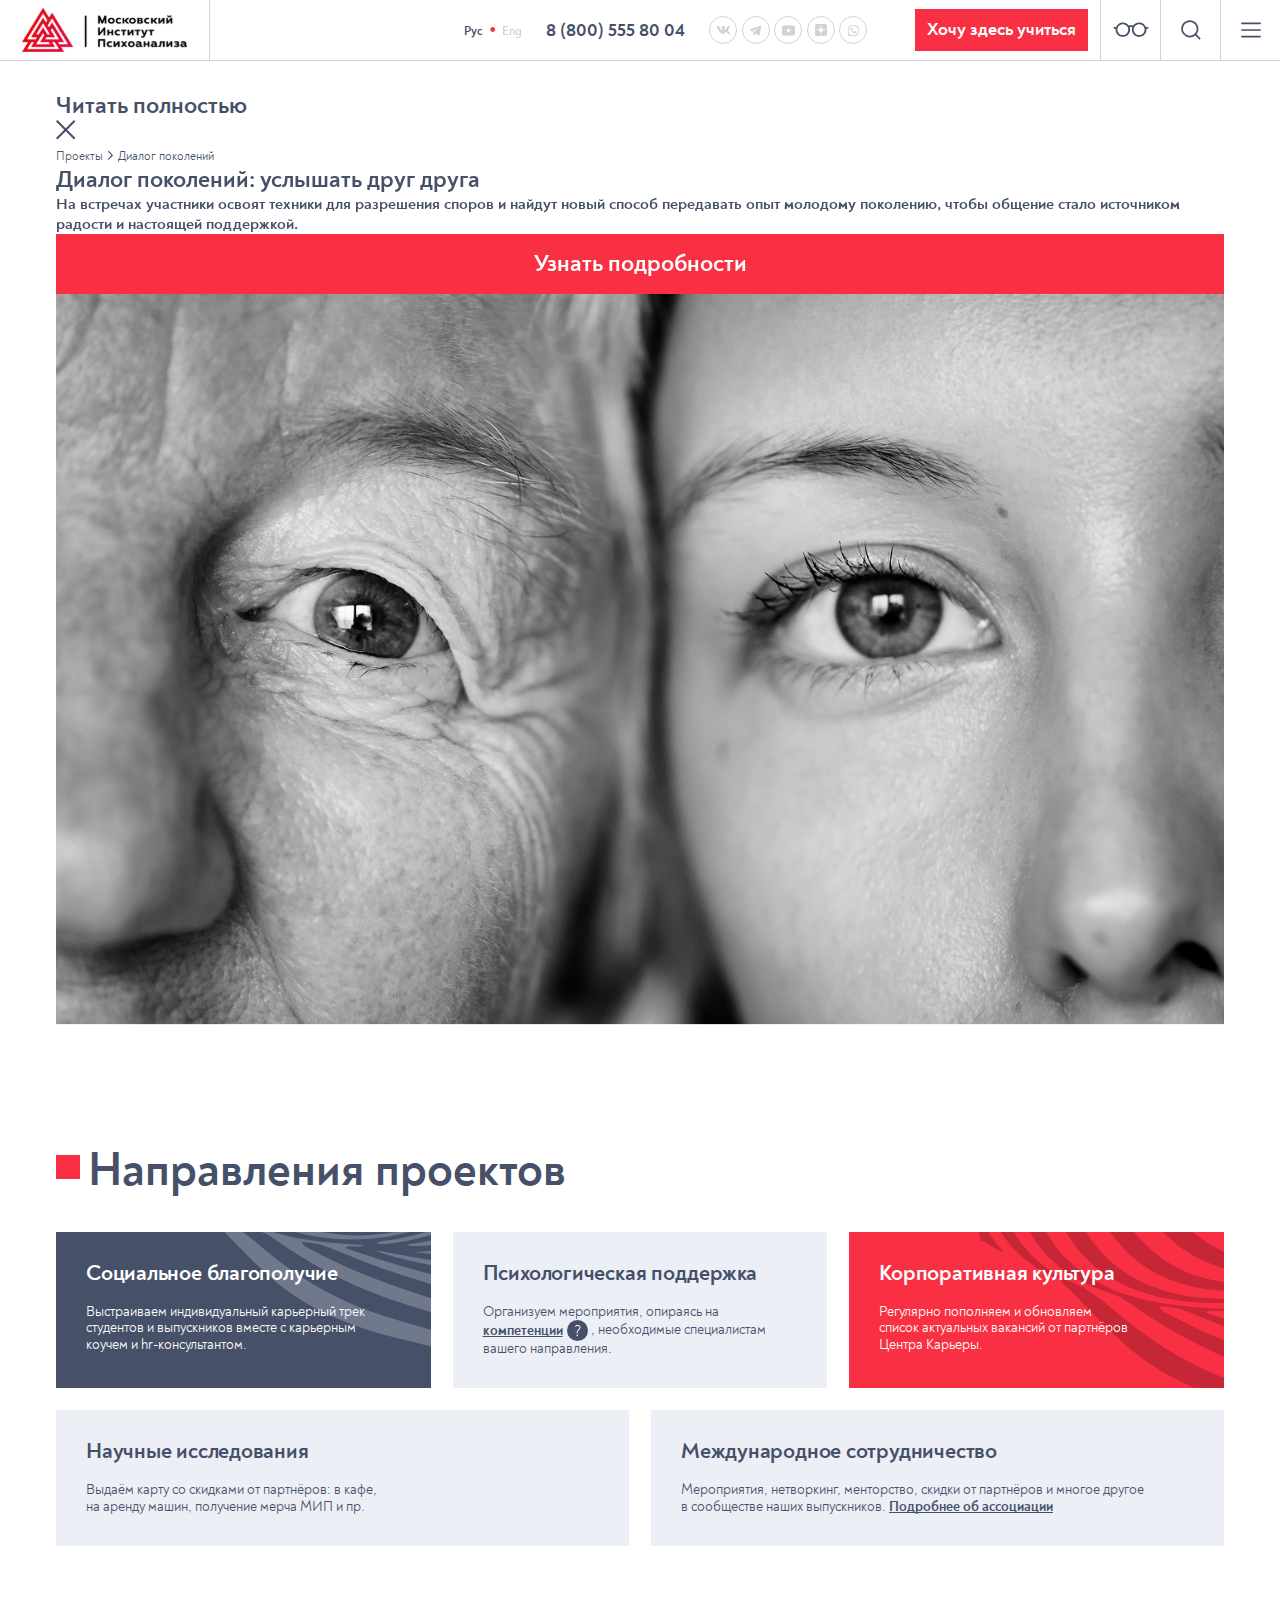
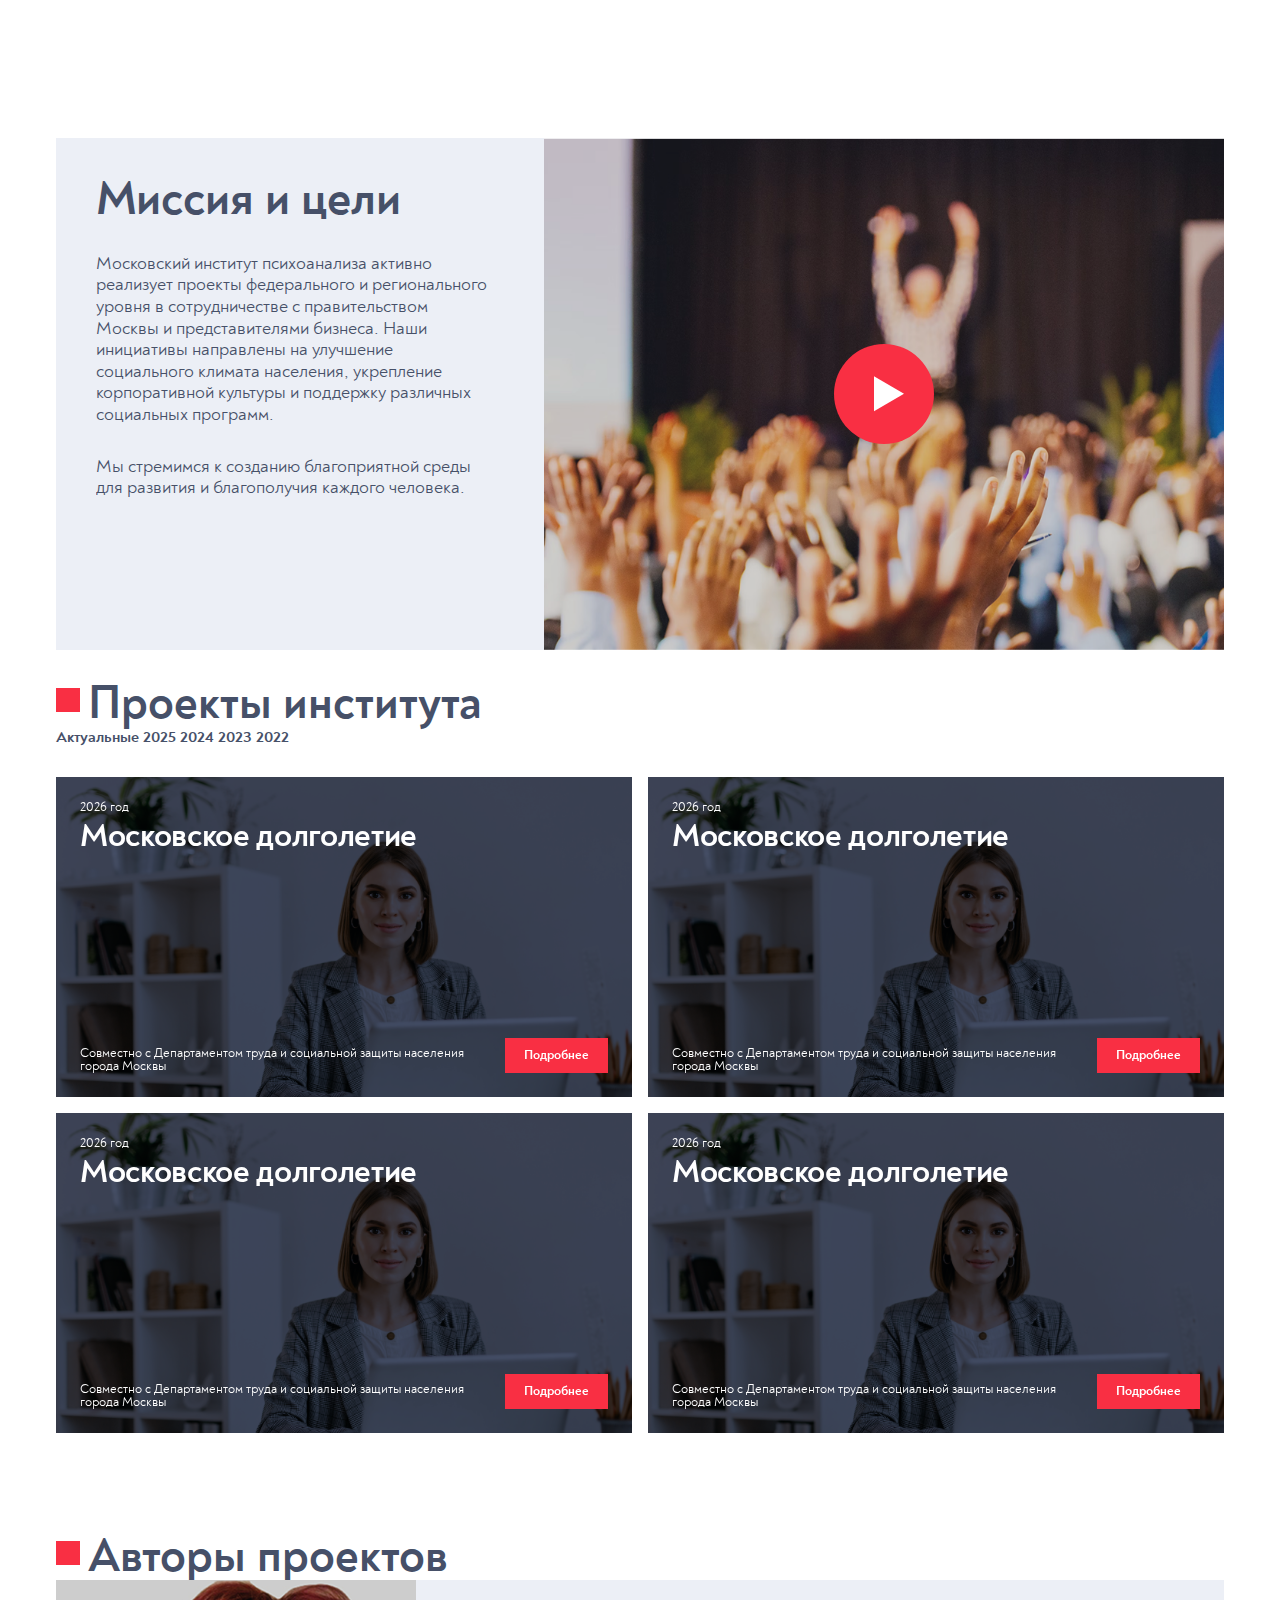
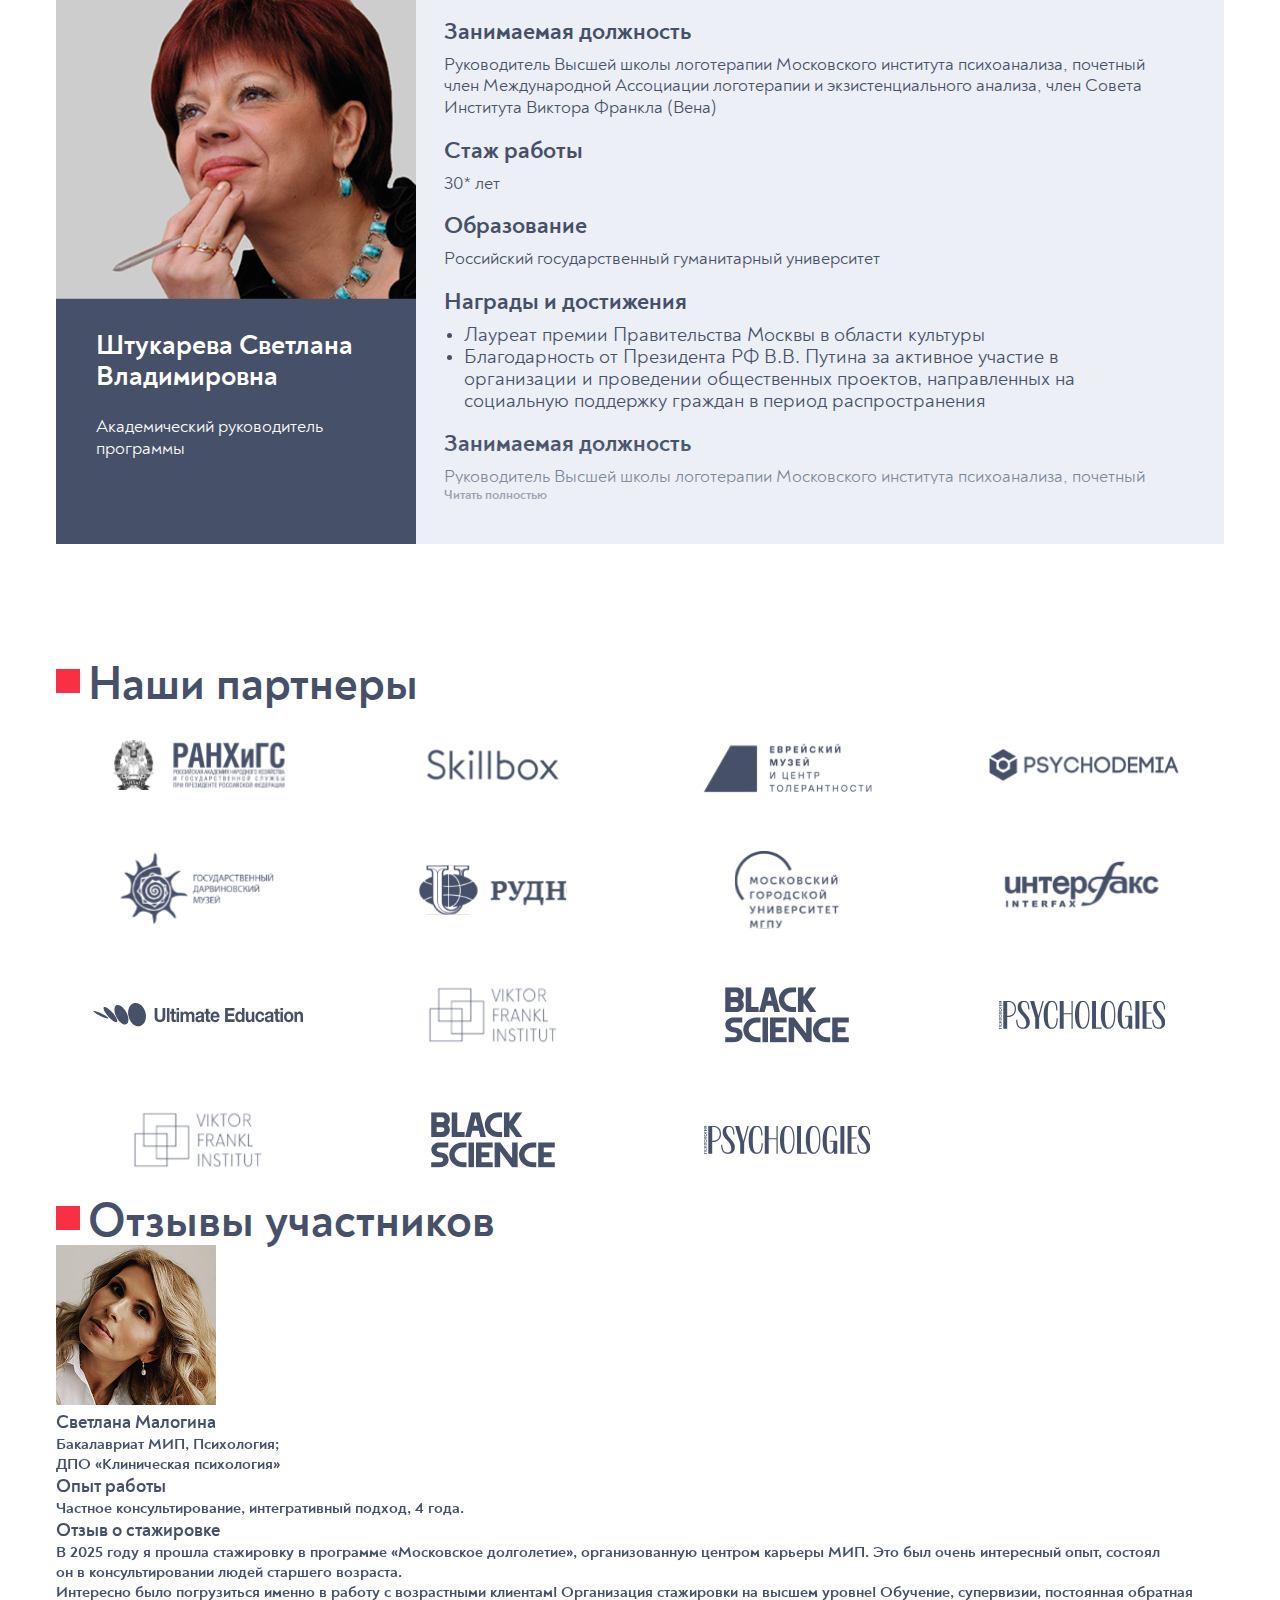
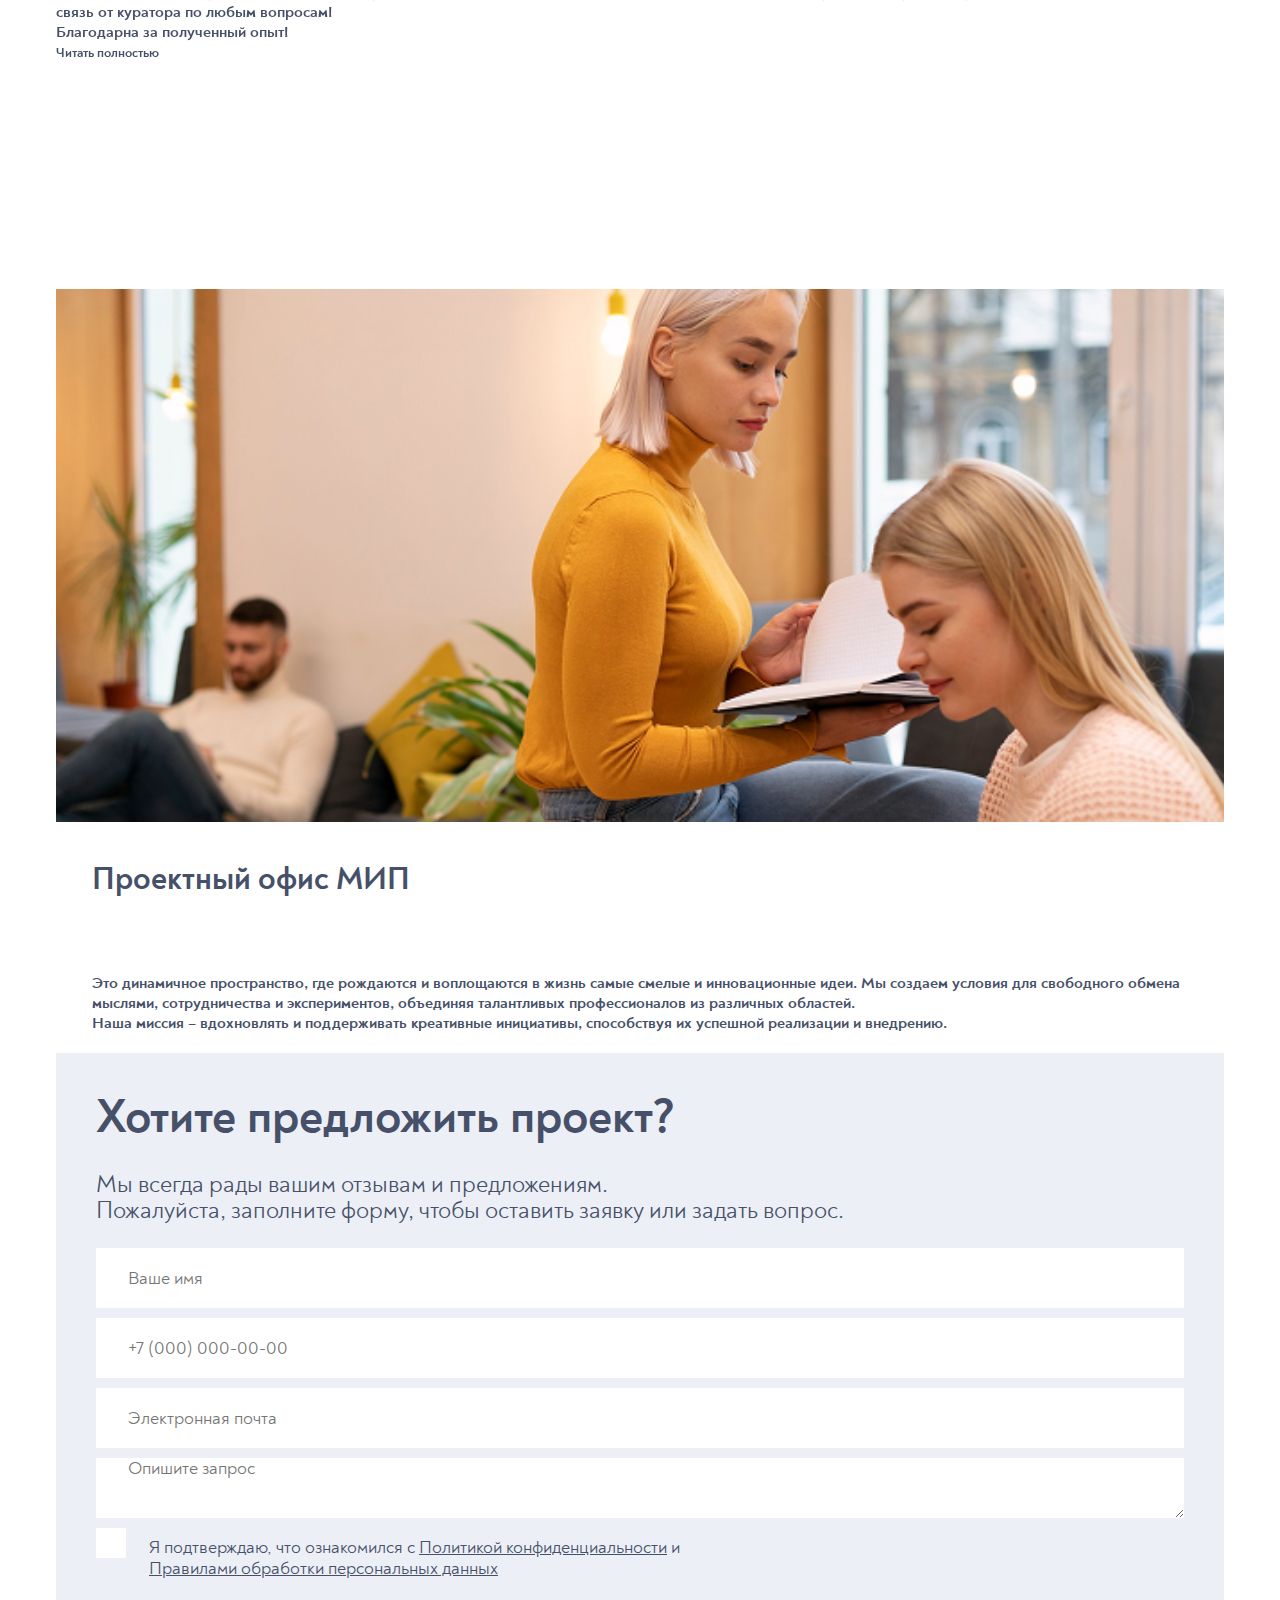
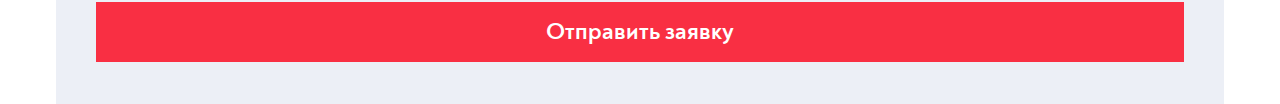
<file: projects.html>
<!DOCTYPE html>
<html lang="en">
<head>
    <meta charset="UTF-8">
    <meta name="viewport" content="width=device-width, initial-scale=1.0">
    <title>Document</title>

    <!-- Link Swiper's CSS -->
    <link rel="stylesheet" href="https://cdn.jsdelivr.net/npm/swiper@11/swiper-bundle.min.css" />
    <!-- Syle CSS -->
    <link rel="stylesheet" href="./assets/scss/style.css">
</head>
<body>

    <div class="wrapper">

        <!-- Header -->
        <header class="header">
            <div class="container header-container">
                <a href="/" class="header-logo">
                    <img src="./assets/images/logo.svg" alt="">
                </a>
                <div class="header-content">
                    <div class="header-center">
                        <ul class="lang-list">
                            <li>
                                <a href="#" class="active">Рус</a>
                            </li>
                            <li>
                                <span>•</span>
                            </li>
                            <li>
                                <a href="#">Eng</a>
                            </li>
                        </ul>
                        <a href="tel:+8 (800) 555 80 04" class="phone-link">8 (800) 555 80 04</a>
                        <ul class="header-network">
                            <li>
                                <a href="#">
                                    <img src="./assets/images/header-network-1.svg" alt="">
                                </a>
                            </li>
                            <li>
                                <a href="#">
                                    <img src="./assets/images/header-network-2.svg" alt="">
                                </a>
                            </li>
                            <li>
                                <a href="#">
                                    <img src="./assets/images/header-network-3.svg" alt="">
                                </a>
                            </li>
                            <li>
                                <a href="#">
                                    <img src="./assets/images/header-network-4.svg" alt="">
                                </a>
                            </li>
                            <li>
                                <a href="#">
                                    <img src="./assets/images/header-network-5.svg" alt="">
                                </a>
                            </li>
                        </ul>
                    </div>
                    <div class="header-right">
                        <a href="#" class="btn-red">Хочу здесь учиться</a>
                        <ul class="header-right__btn">
                            <li>
                                <button>
                                    <img src="./assets/images/header-right-icon-1.svg" alt="">
                                </button>
                            </li>
                            <li>
                                <button>
                                    <img src="./assets/images/header-right-icon-2.svg" alt="">
                                </button>
                            </li>
                            <li>
                                <button>
                                    <img src="./assets/images/header-right-icon-3.svg" alt="">
                                </button>
                            </li>
                        </ul>
                    </div>
                </div>
            </div>
        </header>
        <!-- Header end -->

        <!-- Competence -->
        <section class="modal competence-modal">
            <div class="modal-bg"></div>
            <div class="modal-content">
                <button class="modal-close">
                    <img src="./assets/images/modal-close-icon.svg" alt="">
                </button>
                <div class="modal-content__text competence-modal__text">
                    <h2>Компетенции</h2>
                    <h3>В своей работе и при организации мероприятий Центр карьеры МИП опирается на универсальные компетенции, необходимые для успешной карьеры как в организации, так и в частной практике.</h3>
                    <p>*составлено на основе учебных планов МИП и анализа бизнес-компетенций.</p>
                    <ul>
                        <li>1) Системное и критическое мышление</li>
                        <li>2) Коммуникация</li>
                        <li>3) Разработка и реализация проектов</li>
                        <li>4) Командная работа и лидерство</li>
                        <li>5) Самоорганизация и саморазвитие</li>
                        <li>6) Умение учиться</li>
                    </ul>
                </div>
            </div>
        </section>
        <!-- Competence end -->

        <!-- Association -->
        <section class="modal association-modal">
            <div class="modal-bg"></div>
            <div class="modal-content">
                <button class="modal-close">
                    <img src="./assets/images/modal-close-icon.svg" alt="">
                </button>
                <h2>Уважаемые выпускники!</h2>
                <div class="modal-content__text association-modal__text">
                    <p>Управление развитие карьерой и взаимодействия с выпускниками (Центр карьеры - ЦК) рады сообщить вам о создании Ассоциации выпускников, которая даст каждому выпускнику еще бОльший толчок в развитии вашей карьеры и будет укреплять связь с ВУЗом, в котором вы получили профессию.</p>
                    <div class="association-modal__text-item">
                        <p>Бонусы, которые дадут вам карта выпускника и принадлежность к Ассоциации:</p>
                        <ul>
                            <li>скидки от партнеров (кафе и рестораны, досуг, одежда обувь и пр.)</li>
                            <li>доступ к мероприятиям ВУЗа, которые ЦК планирует реализовывать для студентов (встречи с известными психологами, проектные школы с партнерами ВУЗа, индивидуальные консультации и пр.)</li>
                            <li>возможность стать почетным ментором ВУЗа, быть наставником для студентов</li>
                            <li>реализацию ваших идей с поддержкой ВУЗа</li>
                            <li>мероприятия для выпускников (квесты, квизы, корпоративы выпускников, командировки в города России и экскурсии)</li>
                        </ul>
                    </div>
                    <h3>
                        <span></span>
                        Годовой членский взнос в Ассоциацию будет составлять 5000 руб.
                    </h3>
                    <div class="btns">
                        <a href="#" class="btn-red">Оплатить</a>
                        <a href="https://t.me/graduateMIP" target="_blank" class="btn-dark">
                            <img src="./assets/images/telegram.svg" alt="">
                            <span>Telegram-канал</span>
                        </a>
                    </div>
                </div>
            </div>
        </section>
        <!-- Association end -->

        <!-- Vacancy modal -->
        <section class="modal vacancy-modal">
            <div class="modal-bg"></div>
            <div class="modal-content">
                <button class="modal-close">
                    <img src="./assets/images/modal-close-icon.svg" alt="">
                </button>
                <h2>Специалист по работе с документами</h2>
                <div class="modal-content__text">
                    <div class="text">
                        <div class="text-item">
                            <img src="./assets/images/map-pin.svg" alt="">
                            <p>Московский институт психоанализа Кутузовский пр, 34с4</p>
                        </div>
                        <div class="text-item">
                            <img src="./assets/images/clock.svg" alt="">
                            <p>График работы 5/2, начало рабочего дня по согласованию</p>
                        </div>
                        <div class="text-item">
                            <img src="./assets/images/user-check.svg" alt="">
                            <p>Очное присутствие в офисе</p>
                        </div>
                        <div class="text-item">
                            <img src="./assets/images/calendar.svg" alt="">
                            <p>Проектная занятость (июнь–сентябрь)</p>
                        </div>
                    </div>
                    <div class="text-2">
                        <h4>Обязанности:</h4>
                        <ul>
                            <li>Обработка входящих заявлений на поступление в системе + проверка документов</li>
                            <li>Консультация абитуриентов по документам, необходимым для поступления, по вопросам подписания документов, оплаты обучения, приказов о зачислении и пр.</li>
                        </ul>
                    </div>
                    <h3>Для отклика напишите нам в Telegram <br>(укажите название вакансии и ФИО, прикрепите к сообщению своё резюме в pdf-формате)</h3>
                    <a href="#" class="btn-red">
                        <img src="./assets/images/telegram.svg" alt="">
                        <span>Написать в Telegram</span>
                    </a>
                </div>
            </div>
        </section>
        <!-- Vacancy modal end -->

        <!-- Internship modal -->
        <section class="modal internship-modal">
            <div class="modal-bg"></div>
            <div class="modal-content">
                <button class="modal-close">
                    <img src="./assets/images/modal-close-icon.svg" alt="">
                </button>
                <h2>Очная стажировка «Московское долголетие»</h2>
                <div class="modal-content__text">
                    <div class="text">
                        <div class="text-item">
                            <img src="./assets/images/calendar.svg" alt="">
                            <p>Даты проведения тренингов:</p>
                        </div>
                        <ul>
                            <li>Апрель: 15.17.22,24,29</li>
                            <li>Май: 13.15.20,22.27.29</li>
                            <li>Июнь: 3,5,10,12</li>
                        </ul>
                    </div>
                    <div class="text-content">
                        <h4>Требования к кандидатам:</h4>
                        <ul>
                            <li>Только выпускники и студенты с высшим психологическим образованием (“переподготовка“, не подходит)</li>
                        </ul>
                    </div>
                    <div class="text-content">
                        <h4>Дополнительная иформация:</h4>
                        <ul>
                            <li>По окончанию стажировки выдаётся сертификат о повышении квалификации «Психологические практики работы с людьми старшего возраста» (стажировка бесплатная!)</li>
                            <li>В ДПО будет входить:</li>
                            <li>обучение 7–12.04</li>
                            <li>15 очных групповых сессий* в 10 центрах московского долголетия (вы будете работать вместе с опытным тренером)</li>
                            <li>групповые супервизии</li>
                        </ul>
                    </div>
                    <h3>Для отклика напишите нам в Telegram <br>(укажите название вакансии и ФИО, прикрепите к сообщению своё резюме в pdf-формате)</h3>
                    <a href="#" class="btn-red">
                        <img src="./assets/images/telegram.svg" alt="">
                        <span>Написать в Telegram</span>
                    </a>
                </div>
            </div>
        </section>
        <!-- Internship modal end -->

        <!-- Text modal -->
        <section class="text-modal">
            <div class="text-modal__bg"></div>
            <div class="container">
                <div class="text-modal__content">
                    <div class="text-modal__head">
                        <h2>Читать полностью</h2>
                        <button>
                            <svg width="20" height="20" viewBox="0 0 20 20" fill="none" xmlns="http://www.w3.org/2000/svg">
                                <path d="M0.707092 0.707031L18.7071 18.707" stroke="#465068" stroke-width="2" />
                                <path d="M18.7071 0.707031L0.707092 18.707" stroke="#465068" stroke-width="2" />
                            </svg>
                        </button>
                    </div>
                    <!-- Text here -->
                    <div class="demo-text"></div>
                </div>
            </div>
        </section>
        <!-- Text modal end -->

        <main>

            <!-- Breadcrumb -->
            <div class="container">
                <ul class="breadcrumb">
                    <li>
                        <a href="#">Проекты</a>
                    </li>
                    <li>
                        <svg width="5" height="9" viewBox="0 0 5 9" fill="none" xmlns="http://www.w3.org/2000/svg">
                            <path d="M0.18306 7.63246L3.46592 4.34966L0.18306 1.06692C-0.06102 0.82284 -0.06102 0.42709 0.18306 0.183C0.42715 -0.061 0.8229 -0.061 1.06702 0.183L4.79172 3.90775C4.90892 4.025 4.97472 4.18392 4.97472 4.34966C4.97472 4.51546 4.90892 4.67446 4.79172 4.79166L1.06702 8.51636C0.8229 8.76046 0.42715 8.76046 0.18306 8.51636C-0.06102 8.27226 -0.06102 7.87656 0.18306 7.63246Z" fill="#465068" />
                        </svg>
                    </li>
                    <li>
                        <a href="#">Диалог поколений</a>
                    </li>
                </ul>
            </div>
            <!-- Breadcrumb end -->

            <!-- Projects home -->
            <section class="projects-home">
                <div class="container">
                    <div class="swiper">
                        <div class="swiper-wrapper">
                            <div class="swiper-slide projects-home__card">
                                <div class="projects-home__card-content">
                                    <div class="projects-home__card-text">
                                        <h2>Диалог поколений: услышать друг друга</h2>
                                        <p>На встречах участники освоят техники для разрешения споров и найдут новый способ передавать опыт молодому поколению, чтобы общение стало источником радости и настоящей поддержкой.</p>
                                    </div>
                                    <a href="#" class="btn-red">Узнать подробности</a>
                                </div>
                                <div class="main-img">
                                    <img src="./assets/images/projects-home-card-1.png" alt="">
                                </div>
                            </div>
                            <div class="swiper-slide projects-home__card">
                                <div class="projects-home__card-content">
                                    <div class="projects-home__card-text">
                                        <h2>Активные меры содействия занятости</h2>
                                        <p>На рынок труда привлекают новых работников, в частности обучают <br>востребованным профессиям.</p>
                                    </div>
                                    <a href="#" class="btn-red">Узнать подробности</a>
                                </div>
                                <div class="main-img">
                                    <img src="./assets/images/projects-home-card-2.png" alt="">
                                </div>
                            </div>
                            <div class="swiper-slide projects-home__card">
                                <div class="projects-home__card-content">
                                    <div class="projects-home__card-text">
                                        <h2>Методики работы с детским коллективом</h2>
                                        <p>На современном этапе развития школьной педагогики достаточно очевидно прослеживается тенденция устранения педагогов от воспитательной и развивающей составляющих процесса педагогической деятельности.</p>
                                    </div>
                                    <a href="#" class="btn-red">Узнать подробности</a>
                                </div>
                                <div class="main-img">
                                    <img src="./assets/images/projects-home-card-3.png" alt="">
                                </div>
                            </div>
                        </div>
                    </div>
                    <div class="swp-navigation">
                        <button class="swp-prev">
                            <svg width="23" height="22" viewBox="0 0 23 22" fill="none" xmlns="http://www.w3.org/2000/svg">
                                <path d="M11.1762 17.6437L5.18868 11.9164H21.0834V10.0831H5.18869L11.1762 4.35593L9.82087 3.05957L1.51978 10.9998L9.82087 18.94L11.1762 17.6437Z" fill="white" />
                            </svg>
                        </button>
                        <button class="swp-next">
                            <svg width="23" height="22" viewBox="0 0 23 22" fill="none" xmlns="http://www.w3.org/2000/svg">
                                <path d="M11.8238 4.35631L17.8113 10.0836L1.91661 10.0836L1.91661 11.9169L17.8113 11.9169L11.8238 17.6441L13.1791 18.9404L21.4802 11.0002L13.1791 3.05996L11.8238 4.35631Z" fill="white" />
                            </svg>
                        </button>
                    </div>
                </div>
            </section>
            <!-- Projects home end -->

            <!-- Help -->
            <section class="help projects-help">
                <div class="container">
                    <h2 class="section_title">
                        <span></span>
                        Направления проектов
                    </h2>
                    <ul class="help-card__wrap">
                        <li class="help-card">
                            <h3>Социальное  благополучие</h3>
                            <p>Выстраиваем индивидуальный карьерный трек студентов и выпускников вместе с карьерным коучем и hr-консультантом.</p>
                            <img src="./assets/images/help-card-icon-1.svg" alt="" class="bg-img">
                        </li>
                        <li class="help-card">
                            <h3>Психологическая поддержка</h3>
                            <p>Организуем мероприятия, опираясь на <a href="#" class="competence-modal__open">компетенции <img src="./assets/images/interrogation.svg" alt=""></a> , необходимые специалистам вашего направления.</p>
                        </li>
                        <li class="help-card">
                            <h3>Корпоративная культура</h3>
                            <p>Регулярно пополняем и обновляем список актуальных вакансий от партнёров Центра Карьеры.</p>
                            <img src="./assets/images/help-card-icon-2.svg" alt="" class="bg-img">
                        </li>
                        <li class="help-card">
                            <h3>Научные исследования</h3>
                            <p>Выдаём карту со скидками от партнёров: в кафе, <br> на аренду машин, получение мерча МИП и пр.</p>
                        </li>
                        <li class="help-card">
                            <h3>Международное сотрудничество</h3>
                            <p>Мероприятия, нетворкинг, менторство, скидки от партнёров и многое другое в сообществе наших выпускников. <a href="#" class="association-modal__open">Подробнее об ассоциации</a></p>
                        </li>
                    </ul>
                </div>
            </section>
            <!-- Help end -->

            <!-- about -->
            <section class="about projects-about">
                <div class="container about-container">
                    <div class="about_text">
                        <h6>
                            Миссия и цели
                        </h6>
                        <div class="about_main_text">
                            <div class="about_content">
                                <p>Московский институт психоанализа активно реализует проекты федерального и регионального уровня в сотрудничестве с правительством Москвы и представителями бизнеса. Наши инициативы направлены на улучшение социального климата населения, укрепление корпоративной культуры и поддержку различных социальных программ. </p>
                                <p>Мы стремимся к созданию благоприятной среды для развития и благополучия каждого человека.</p>
                            </div>
                        </div>
                    </div>
                    <div class="about_img">
                        <button class="about_play">
                            <svg width="30" height="36" viewBox="0 0 30 36" fill="none" xmlns="http://www.w3.org/2000/svg">
                                <path d="M30 17.7109L-3.43725e-06 35.2109L-1.90735e-06 0.210936L30 17.7109Z" fill="white"/>
                            </svg>
                        </button>
                        <img src="./assets/images/about_img.png" alt="">
                    </div>
                </div>
            </section>
            <!-- about -->

            <!-- Direction -->
            <section class="direction projects-direction">
                <div class="container direction-container">
                    <h2 class="section_title">
                        <span></span>
                        Проекты института
                    </h2>
                    <div class="tab-head">
                        <a href="#" class="active">Актуальные</a>
                        <a href="#">2025</a>
                        <a href="#">2024</a>
                        <a href="#">2023</a>
                        <a href="#">2022</a>
                    </div>
                    <div class="direction-card__wrap">
                        <div class="direction-card">
                            <img src="./assets/images/direction-card-2.png" alt="" class="bg-img">
                            <div class="direction-card__head">
                                <p>2026 год</p>
                                <h3>Московское долголетие</h3>
                                <ul>
                                    <li>
                                        <b>Формы обучения:</b> очно, заочно, дистанционно
                                    </li>
                                    <li>
                                        <b>О направлении:</b> Управление персоналом - направление, которое имеет большие перспективы. Сегодня hr-специалисты востребованы во всех сферах деятельности. В настоящее время на первом месте в любой успешной компании располагаются именно человеческие ресурсы: мотивация персонала, причастность к общему делу, развитие и внедрение корпоративной культуры. Проактивные руководители понимают, что необходимо вкладываться в персонал и его развитие, ведь именно люди (сотрудники) обеспечивают бесперебойную работу компании и ее рост.
                                    </li>
                                </ul>
                            </div>
                            <div class="direction-card__bottom">
                                <p>
                                    Совместно с Департаментом труда и социальной защиты населения города Москвы
                                </p>
                                <div class="direction-card__btn">
                                    <a href="#" class="btn-red">Подробнее</a>
                                </div>
                            </div>
                        </div>
                        <div class="direction-card">
                            <img src="./assets/images/direction-card-2.png" alt="" class="bg-img">
                            <div class="direction-card__head">
                                <p>2026 год</p>
                                <h3>Московское долголетие</h3>
                                <ul>
                                    <li>
                                        <b>Формы обучения:</b> очно, заочно, дистанционно
                                    </li>
                                    <li>
                                        <b>О направлении:</b> Управление персоналом - направление, которое имеет большие перспективы. Сегодня hr-специалисты востребованы во всех сферах деятельности. В настоящее время на первом месте в любой успешной компании располагаются именно человеческие ресурсы: мотивация персонала, причастность к общему делу, развитие и внедрение корпоративной культуры. Проактивные руководители понимают, что необходимо вкладываться в персонал и его развитие, ведь именно люди (сотрудники) обеспечивают бесперебойную работу компании и ее рост.
                                    </li>
                                </ul>
                            </div>
                            <div class="direction-card__bottom">
                                <p>
                                    Совместно с Департаментом труда и социальной защиты населения города Москвы
                                </p>
                                <div class="direction-card__btn">
                                    <a href="#" class="btn-red">Подробнее</a>
                                </div>
                            </div>
                        </div>
                        <div class="direction-card">
                            <img src="./assets/images/direction-card-2.png" alt="" class="bg-img">
                            <div class="direction-card__head">
                                <p>2026 год</p>
                                <h3>Московское долголетие</h3>
                                <ul>
                                    <li>
                                        <b>Формы обучения:</b> очно, заочно, дистанционно
                                    </li>
                                    <li>
                                        <b>О направлении:</b> Управление персоналом - направление, которое имеет большие перспективы. Сегодня hr-специалисты востребованы во всех сферах деятельности. В настоящее время на первом месте в любой успешной компании располагаются именно человеческие ресурсы: мотивация персонала, причастность к общему делу, развитие и внедрение корпоративной культуры. Проактивные руководители понимают, что необходимо вкладываться в персонал и его развитие, ведь именно люди (сотрудники) обеспечивают бесперебойную работу компании и ее рост.
                                    </li>
                                </ul>
                            </div>
                            <div class="direction-card__bottom">
                                <p>
                                    Совместно с Департаментом труда и социальной защиты населения города Москвы
                                </p>
                                <div class="direction-card__btn">
                                    <a href="#" class="btn-red">Подробнее</a>
                                </div>
                            </div>
                        </div>
                        <div class="direction-card">
                            <img src="./assets/images/direction-card-2.png" alt="" class="bg-img">
                            <div class="direction-card__head">
                                <p>2026 год</p>
                                <h3>Московское долголетие</h3>
                                <ul>
                                    <li>
                                        <b>Формы обучения:</b> очно, заочно, дистанционно
                                    </li>
                                    <li>
                                        <b>О направлении:</b> Управление персоналом - направление, которое имеет большие перспективы. Сегодня hr-специалисты востребованы во всех сферах деятельности. В настоящее время на первом месте в любой успешной компании располагаются именно человеческие ресурсы: мотивация персонала, причастность к общему делу, развитие и внедрение корпоративной культуры. Проактивные руководители понимают, что необходимо вкладываться в персонал и его развитие, ведь именно люди (сотрудники) обеспечивают бесперебойную работу компании и ее рост.
                                    </li>
                                </ul>
                            </div>
                            <div class="direction-card__bottom">
                                <p>
                                    Совместно с Департаментом труда и социальной защиты населения города Москвы
                                </p>
                                <div class="direction-card__btn">
                                    <a href="#" class="btn-red">Подробнее</a>
                                </div>
                            </div>
                        </div>
                    </div>
                </div>
            </section>
            <!-- Direction end -->

            <!-- Leader -->
            <section class="leader projects-leader">
                <div class="container">
                    <h2 class="section_title">
                        <span></span>
                        Авторы проектов
                    </h2>
                    <div class="projects-leader__swp">
                        <div class="swiper">
                            <div class="swiper-wrapper">
                                <div class="swiper-slide">
                                    <div class="leader-card">
                                        <div class="leader-card__left">
                                            <div class="main-img">
                                                <img src="./assets/images/leader-card-1.png" alt="">
                                            </div>
                                            <div class="leader-card__left-text">
                                                <h3>Штукарева Светлана Владимировна</h3>
                                                <p>Академический руководитель программы</p>
                                                <a href="#" class="btn-white">Подробнее</a>
                                            </div>
                                        </div>
                                        <div class="leader-card__right">
                                            <ul class="leader-card__right-list">
                                                <li>
                                                    <h3>Занимаемая должность</h3>
                                                    <p>Руководитель Высшей школы логотерапии Московского института психоанализа, почетный член Международной Ассоциации логотерапии и экзистенциального анализа, член Совета Института Виктора Франкла (Вена)</p>
                                                </li>
                                                <li>
                                                    <h3>Стаж работы</h3>
                                                    <p>30* лет</p>
                                                </li>
                                                <li>
                                                    <h3>Образование</h3>
                                                    <p>Российский государственный гуманитарный университет</p>
                                                </li>
                                                <li>
                                                    <h3>Награды и достижения</h3>
                                                    <ul>
                                                        <li>Лауреат премии Правительства Москвы в области культуры </li>
                                                        <li>Благодарность от Президента РФ В.В. Путина за активное участие в организации и проведении общественных проектов, направленных на социальную поддержку граждан в период распространения</li>
                                                    </ul>
                                                </li>
                                                <li>
                                                    <h3>Занимаемая должность</h3>
                                                    <p>Руководитель Высшей школы логотерапии Московского института психоанализа, почетный член Международной Ассоциации логотерапии и экзистенциального анализа, член Совета Института Виктора Франкла (Вена)</p>
                                                </li>
                                                <li>
                                                    <h3>Стаж работы</h3>
                                                    <p>30* лет</p>
                                                </li>
                                                <li>
                                                    <h3>Образование</h3>
                                                    <p>Российский государственный гуманитарный университет</p>
                                                </li>
                                                <li>
                                                    <h3>Награды и достижения</h3>
                                                    <ul>
                                                        <li>Лауреат премии Правительства Москвы в области культуры </li>
                                                        <li>Благодарность от Президента РФ В.В. Путина за активное участие в организации и проведении общественных проектов, направленных на социальную поддержку граждан в период распространения</li>
                                                    </ul>
                                                </li>
                                            </ul>
                                            <button class="btn-white">Читать полностью</button>
                                        </div>
                                    </div>
                                </div>
                                <div class="swiper-slide">
                                    <div class="leader-card">
                                        <div class="leader-card__left">
                                            <div class="main-img">
                                                <img src="./assets/images/leader-card-2.png" alt="">
                                            </div>
                                            <div class="leader-card__left-text">
                                                <h3>Штукарева Светлана Владимировна</h3>
                                                <p>Академический руководитель программы</p>
                                                <a href="#" class="btn-white">Подробнее</a>
                                            </div>
                                        </div>
                                        <div class="leader-card__right">
                                            <ul class="leader-card__right-list">
                                                <li>
                                                    <h3>Занимаемая должность</h3>
                                                    <p>Руководитель Высшей школы логотерапии Московского института психоанализа, почетный член Международной Ассоциации логотерапии и экзистенциального анализа, член Совета Института Виктора Франкла (Вена)</p>
                                                </li>
                                                <li>
                                                    <h3>Стаж работы</h3>
                                                    <p>30* лет</p>
                                                </li>
                                                <li>
                                                    <h3>Образование</h3>
                                                    <p>Российский государственный гуманитарный университет</p>
                                                </li>
                                                <li>
                                                    <h3>Награды и достижения</h3>
                                                    <ul>
                                                        <li>Лауреат премии Правительства Москвы в области культуры </li>
                                                        <li>Благодарность от Президента РФ В.В. Путина за активное участие в организации и проведении общественных проектов, направленных на социальную поддержку граждан в период распространения</li>
                                                    </ul>
                                                </li>
                                                <li>
                                                    <h3>Занимаемая должность</h3>
                                                    <p>Руководитель Высшей школы логотерапии Московского института психоанализа, почетный член Международной Ассоциации логотерапии и экзистенциального анализа, член Совета Института Виктора Франкла (Вена)</p>
                                                </li>
                                                <li>
                                                    <h3>Стаж работы</h3>
                                                    <p>30* лет</p>
                                                </li>
                                                <li>
                                                    <h3>Образование</h3>
                                                    <p>Российский государственный гуманитарный университет</p>
                                                </li>
                                                <li>
                                                    <h3>Награды и достижения</h3>
                                                    <ul>
                                                        <li>Лауреат премии Правительства Москвы в области культуры </li>
                                                        <li>Благодарность от Президента РФ В.В. Путина за активное участие в организации и проведении общественных проектов, направленных на социальную поддержку граждан в период распространения</li>
                                                    </ul>
                                                </li>
                                            </ul>
                                            <button class="btn-white">Читать полностью</button>
                                        </div>
                                    </div>
                                </div>
                                <div class="swiper-slide">
                                    <div class="leader-card">
                                        <div class="leader-card__left">
                                            <div class="main-img">
                                                <img src="./assets/images/leader-card-1.png" alt="">
                                            </div>
                                            <div class="leader-card__left-text">
                                                <h3>Штукарева Светлана Владимировна</h3>
                                                <p>Академический руководитель программы</p>
                                                <a href="#" class="btn-white">Подробнее</a>
                                            </div>
                                        </div>
                                        <div class="leader-card__right">
                                            <ul class="leader-card__right-list">
                                                <li>
                                                    <h3>Занимаемая должность</h3>
                                                    <p>Руководитель Высшей школы логотерапии Московского института психоанализа, почетный член Международной Ассоциации логотерапии и экзистенциального анализа, член Совета Института Виктора Франкла (Вена)</p>
                                                </li>
                                                <li>
                                                    <h3>Стаж работы</h3>
                                                    <p>30* лет</p>
                                                </li>
                                                <li>
                                                    <h3>Образование</h3>
                                                    <p>Российский государственный гуманитарный университет</p>
                                                </li>
                                                <li>
                                                    <h3>Награды и достижения</h3>
                                                    <ul>
                                                        <li>Лауреат премии Правительства Москвы в области культуры </li>
                                                        <li>Благодарность от Президента РФ В.В. Путина за активное участие в организации и проведении общественных проектов, направленных на социальную поддержку граждан в период распространения</li>
                                                    </ul>
                                                </li>
                                                <li>
                                                    <h3>Занимаемая должность</h3>
                                                    <p>Руководитель Высшей школы логотерапии Московского института психоанализа, почетный член Международной Ассоциации логотерапии и экзистенциального анализа, член Совета Института Виктора Франкла (Вена)</p>
                                                </li>
                                                <li>
                                                    <h3>Стаж работы</h3>
                                                    <p>30* лет</p>
                                                </li>
                                                <li>
                                                    <h3>Образование</h3>
                                                    <p>Российский государственный гуманитарный университет</p>
                                                </li>
                                                <li>
                                                    <h3>Награды и достижения</h3>
                                                    <ul>
                                                        <li>Лауреат премии Правительства Москвы в области культуры </li>
                                                        <li>Благодарность от Президента РФ В.В. Путина за активное участие в организации и проведении общественных проектов, направленных на социальную поддержку граждан в период распространения</li>
                                                    </ul>
                                                </li>
                                            </ul>
                                            <button class="btn-white">Читать полностью</button>
                                        </div>
                                    </div>
                                </div>
                                <div class="swiper-slide">
                                    <div class="leader-card">
                                        <div class="leader-card__left">
                                            <div class="main-img">
                                                <img src="./assets/images/leader-card-2.png" alt="">
                                            </div>
                                            <div class="leader-card__left-text">
                                                <h3>Штукарева Светлана Владимировна</h3>
                                                <p>Академический руководитель программы</p>
                                                <a href="#" class="btn-white">Подробнее</a>
                                            </div>
                                        </div>
                                        <div class="leader-card__right">
                                            <ul class="leader-card__right-list">
                                                <li>
                                                    <h3>Занимаемая должность</h3>
                                                    <p>Руководитель Высшей школы логотерапии Московского института психоанализа, почетный член Международной Ассоциации логотерапии и экзистенциального анализа, член Совета Института Виктора Франкла (Вена)</p>
                                                </li>
                                                <li>
                                                    <h3>Стаж работы</h3>
                                                    <p>30* лет</p>
                                                </li>
                                                <li>
                                                    <h3>Образование</h3>
                                                    <p>Российский государственный гуманитарный университет</p>
                                                </li>
                                                <li>
                                                    <h3>Награды и достижения</h3>
                                                    <ul>
                                                        <li>Лауреат премии Правительства Москвы в области культуры </li>
                                                        <li>Благодарность от Президента РФ В.В. Путина за активное участие в организации и проведении общественных проектов, направленных на социальную поддержку граждан в период распространения</li>
                                                    </ul>
                                                </li>
                                                <li>
                                                    <h3>Занимаемая должность</h3>
                                                    <p>Руководитель Высшей школы логотерапии Московского института психоанализа, почетный член Международной Ассоциации логотерапии и экзистенциального анализа, член Совета Института Виктора Франкла (Вена)</p>
                                                </li>
                                                <li>
                                                    <h3>Стаж работы</h3>
                                                    <p>30* лет</p>
                                                </li>
                                                <li>
                                                    <h3>Образование</h3>
                                                    <p>Российский государственный гуманитарный университет</p>
                                                </li>
                                                <li>
                                                    <h3>Награды и достижения</h3>
                                                    <ul>
                                                        <li>Лауреат премии Правительства Москвы в области культуры </li>
                                                        <li>Благодарность от Президента РФ В.В. Путина за активное участие в организации и проведении общественных проектов, направленных на социальную поддержку граждан в период распространения</li>
                                                    </ul>
                                                </li>
                                            </ul>
                                            <button class="btn-white">Читать полностью</button>
                                        </div>
                                    </div>
                                </div>
                            </div>
                        </div>
                    </div>
                    <div class="swp-navigation">
                        <button class="swp-prev">
                            <svg width="23" height="22" viewBox="0 0 23 22" fill="none" xmlns="http://www.w3.org/2000/svg">
                                <path d="M11.1762 17.6437L5.18868 11.9164H21.0834V10.0831H5.18869L11.1762 4.35593L9.82087 3.05957L1.51978 10.9998L9.82087 18.94L11.1762 17.6437Z" fill="white" />
                            </svg>
                        </button>
                        <button class="swp-next">
                            <svg width="23" height="22" viewBox="0 0 23 22" fill="none" xmlns="http://www.w3.org/2000/svg">
                                <path d="M11.8238 4.35631L17.8113 10.0836L1.91661 10.0836L1.91661 11.9169L17.8113 11.9169L11.8238 17.6441L13.1791 18.9404L21.4802 11.0002L13.1791 3.05996L11.8238 4.35631Z" fill="white" />
                            </svg>
                        </button>
                    </div>
                </div>
            </section>
            <!-- Leader end -->

            <!-- Partnership project -->
            <section class="partnership-project projects-partnership">
                <div class="container">
                    <h2 class="section_title">
                        <span></span>
                        Наши партнеры
                    </h2>
                    <ul class="card">
                        <li>
                            <img src="./assets/images/partnership-project-card-1.svg" alt="">
                        </li>
                        <li>
                            <img src="./assets/images/partnership-project-card-2.svg" alt="">
                        </li>
                        <li>
                            <img src="./assets/images/partnership-project-card-3.svg" alt="">
                        </li>
                        <li>
                            <img src="./assets/images/partnership-project-card-4.svg" alt="">
                        </li>
                        <li>
                            <img src="./assets/images/partnership-project-card-5.svg" alt="">
                        </li>
                        <li>
                            <img src="./assets/images/partnership-project-card-6.svg" alt="">
                        </li>
                        <li>
                            <img src="./assets/images/partnership-project-card-7.svg" alt="">
                        </li>
                        <li>
                            <img src="./assets/images/partnership-project-card-8.svg" alt="">
                        </li>
                        <li>
                            <img src="./assets/images/partnership-project-card-9.svg" alt="">
                        </li>
                        <li>
                            <img src="./assets/images/partnership-project-card-10.svg" alt="">
                        </li>
                        <li>
                            <img src="./assets/images/partnership-project-card-11.svg" alt="">
                        </li>
                        <li>
                            <img src="./assets/images/partnership-project-card-12.svg" alt="">
                        </li>
                        <li>
                            <img src="./assets/images/partnership-project-card-10.svg" alt="">
                        </li>
                        <li>
                            <img src="./assets/images/partnership-project-card-11.svg" alt="">
                        </li>
                        <li>
                            <img src="./assets/images/partnership-project-card-12.svg" alt="">
                        </li>
                    </ul>
                </div>
            </section>
            <!-- Partnership project end -->

            <!-- Projects feedback -->
            <section class="projects-feedback">
                <div class="container projects-feedback__cotnainer">
                    <h2 class="section_title">
                        <span></span>
                        Отзывы участников
                    </h2>
                    <div class="projects-feedback__swp">
                        <div class="swiper">
                            <div class="swiper-wrapper">
                                <div class="swiper-slide feedback-card">
                                    <div class="feedback-card__head">
                                        <img src="./assets/images/feedback-avatar-1.png" alt="" class="main-img">
                                        <div>
                                            <h3>Светлана Малогина</h3>
                                            <p>Бакалавриат МИП, Психология; <br>ДПО «Клиническая психология»</p>
                                        </div>
                                    </div>
                                    <ul class="feedback-card__text">
                                        <li class="feedback-card__text-item">
                                            <h3>Опыт работы</h3>
                                            <ul>
                                                <li>Частное консультирование, интегративный подход, 4 года.</li>
                                            </ul>
                                        </li>
                                        <li class="feedback-card__text-item">
                                            <h3>Отзыв о стажировке</h3>
                                            <ul>
                                                <li>В 2025 году я прошла стажировку в программе «Московское долголетие», организованную центром карьеры МИП. Это был очень интересный опыт, состоял он в консультировании людей старшего возраста. </li>
                                                <li>Интересно было погрузиться именно в работу с возрастными клиентам! Организация стажировки на высшем уровне! Обучение, супервизии, постоянная обратная связь от куратора по любым вопросам! </li>
                                                <li>Благодарна за полученный опыт!</li>
                                            </ul>
                                        </li>
                                    </ul>
                                    <button class="btn-white">Читать полностью</button>
                                </div>
                                <div class="swiper-slide feedback-card">
                                    <div class="feedback-card__head">
                                        <img src="./assets/images/feedback-avatar-2.png" alt="" class="main-img">
                                        <div>
                                            <h3>Арина Фролова</h3>
                                            <p>Студент 1-ого курса МИП</p>
                                        </div>
                                    </div>
                                    <ul class="feedback-card__text">
                                        <li class="feedback-card__text-item">
                                            <h3>Опыт работы</h3>
                                            <ul>
                                                <li>Без опыта</li>
                                            </ul>
                                        </li>
                                        <li class="feedback-card__text-item">
                                            <h3>Отзыв о стажировке</h3>
                                            <ul>
                                                <li>Стажировка к которой я приступила « Система современной профориентационной работы с подростками с инвалидностью и ОВЗ», стала для меня совершенно новым и полезным опытом. Во время прохождения стажировки, я испытала разнообразный спектр эмоций. Первый месяц были трудности с усваиванием материала и уверенностью внутри себя, но благодарю профессиональному подходу наставников и кураторов с каждой коуч — сессией я становилась уверенным и компетентным стажёром. Благодаря данной стажировке, я поняла какие направления, методы мне интересны и требуют более внимательного изучения. Уверена, что это только начало и мой профессиональный путь в верном направлении.</li>
                                                <li>Благодарю всю команду профессионалов за бесценный вклад в нас и в проект!</li>
                                            </ul>
                                        </li>
                                    </ul>
                                    <button class="btn-white">Читать полностью</button>
                                </div>
                                <div class="swiper-slide feedback-card">
                                    <div class="feedback-card__head">
                                        <img src="./assets/images/feedback-avatar-3.png" alt="" class="main-img">
                                        <div>
                                            <h3>Наталья Ершова</h3>
                                            <p>Когнитивно-поведенческая психотерапия в практике психолога; <br>Магистратура МИП, Психология</p>
                                        </div>
                                    </div>
                                    <ul class="feedback-card__text">
                                        <li class="feedback-card__text-item">
                                            <h3>Опыт работы</h3>
                                            <ul>
                                                <li>Более 150 ч.</li>
                                            </ul>
                                        </li>
                                        <li class="feedback-card__text-item">
                                            <h3>Отзыв о стажировке</h3>
                                            <ul>
                                                <li>Благодаря программе моего горячо любимого института (МИП) мне удалось пройти стажировку в Московском Долголетии в 2025 году. Сначала мы проходили подготовку + огромный выбор литературы в личных кабинетах. Далее непосредственно стажировка: лично мне довелось поработать с клиентами филиалов Нагатино — Садовники и Вешняки. Благодарю клиентов за доверие и за совместную работу, не перестаю восхищаться их силами, вдохновением и стремлением двигаться вперёд и развиваться! Работать было чрезвычайно интересно и увлекательно! Также отдельно хочу поблагодарить кураторов, которые помогали нам наладить работу: Наталья Васильевна, Дина, спасибо вам огромное! Дорогой институт и вам огромная благодарность! А ещё была еженедельная супервизия на протяжении всей стажировки, Альбина, ваш вклад бесценен!</li>
                                            </ul>
                                        </li>
                                    </ul>
                                    <button class="btn-white">Читать полностью</button>
                                </div>
                            </div>
                        </div>
                        <div class="swp-navigation">
                            <button class="swp-prev">
                                <svg width="23" height="22" viewBox="0 0 23 22" fill="none" xmlns="http://www.w3.org/2000/svg">
                                    <path d="M11.1762 17.6437L5.18868 11.9164H21.0834V10.0831H5.18869L11.1762 4.35593L9.82087 3.05957L1.51978 10.9998L9.82087 18.94L11.1762 17.6437Z" fill="white" />
                                </svg>
                            </button>
                            <button class="swp-next">
                                <svg width="23" height="22" viewBox="0 0 23 22" fill="none" xmlns="http://www.w3.org/2000/svg">
                                    <path d="M11.8238 4.35631L17.8113 10.0836L1.91661 10.0836L1.91661 11.9169L17.8113 11.9169L11.8238 17.6441L13.1791 18.9404L21.4802 11.0002L13.1791 3.05996L11.8238 4.35631Z" fill="white" />
                                </svg>
                            </button>
                        </div>
                    </div>
                </div>
            </section>
            <!-- Projects feedback end -->

            <!-- Figures -->
            <section class="figures projects-figures">
                <div class="container">
                    <div class="figures-foot">
                        <div class="figures-text">
                            <div class="main-img">
                                <img src="./assets/images/figures-foot-card-3.png" alt="">
                            </div>
                            <div>
                                <h3>Проектный офис МИП</h3>
                                <ul>
                                    <li>Это динамичное пространство, где рождаются и воплощаются в жизнь самые смелые и инновационные идеи. Мы создаем условия для свободного обмена мыслями, сотрудничества и экспериментов, объединяя талантливых профессионалов из различных областей. </li>
                                    <li>Наша миссия – вдохновлять и поддерживать креативные инициативы, способствуя их успешной реализации и внедрению.</li>
                                </ul>
                            </div>
                        </div>
                        <div class="figures-form">
                            <h3>Хотите предложить проект?</h3>
                            <p>
                                Мы всегда рады вашим отзывам и предложениям. <br>
                                Пожалуйста, заполните форму, чтобы оставить заявку или задать вопрос.
                            </p>
                            <div class="form-group">
                                <input type="text" placeholder="Ваше имя" class="form-inp">
                                <input type="tel" placeholder="+7 (000) 000-00-00" class="form-inp">
                                <input type="email" placeholder="Электронная почта" class="form-inp">
                                <textarea placeholder="Опишите запрос" class="form-inp"></textarea>
                            </div>
                            <div class="form-checkbox__wrap">
                                <div class="form-checkbox">
                                    <input type="checkbox" name="" id="">
                                    <span class="icon">
                                        <svg xmlns="http://www.w3.org/2000/svg" viewBox="0 0 448 512">
                                            <path d="M438.6 105.4c12.5 12.5 12.5 32.8 0 45.3l-256 256c-12.5 12.5-32.8 12.5-45.3 0l-128-128c-12.5-12.5-12.5-32.8 0-45.3s32.8-12.5 45.3 0L160 338.7 393.4 105.4c12.5-12.5 32.8-12.5 45.3 0z"/>
                                        </svg>
                                    </span>
                                </div>
                                <p>Я подтверждаю, что ознакомился с <a href="#">Политикой конфиденциальности</a> и <a href="#">Правилами обработки персональных данных</a></p>
                            </div>
                            <button class="btn-red">Отправить заявку</button>
                        </div>
                    </div>
                </div>
            </section>
            <!-- Figures end -->

        </main>

        <!-- Footer -->
        <footer class="footer">
            <div class="container"></div>
        </footer>
        <!-- Footer end -->

    </div>

    <!-- iMask JS -->
    <script src="./assets/js/iMask.js"></script>
    <!-- Swiper JS -->
    <script src="https://cdn.jsdelivr.net/npm/swiper@11/swiper-bundle.min.js"></script>
    <!-- JS file -->
    <script src="./assets/js/main.js"></script>

</body>
</html>
</file>
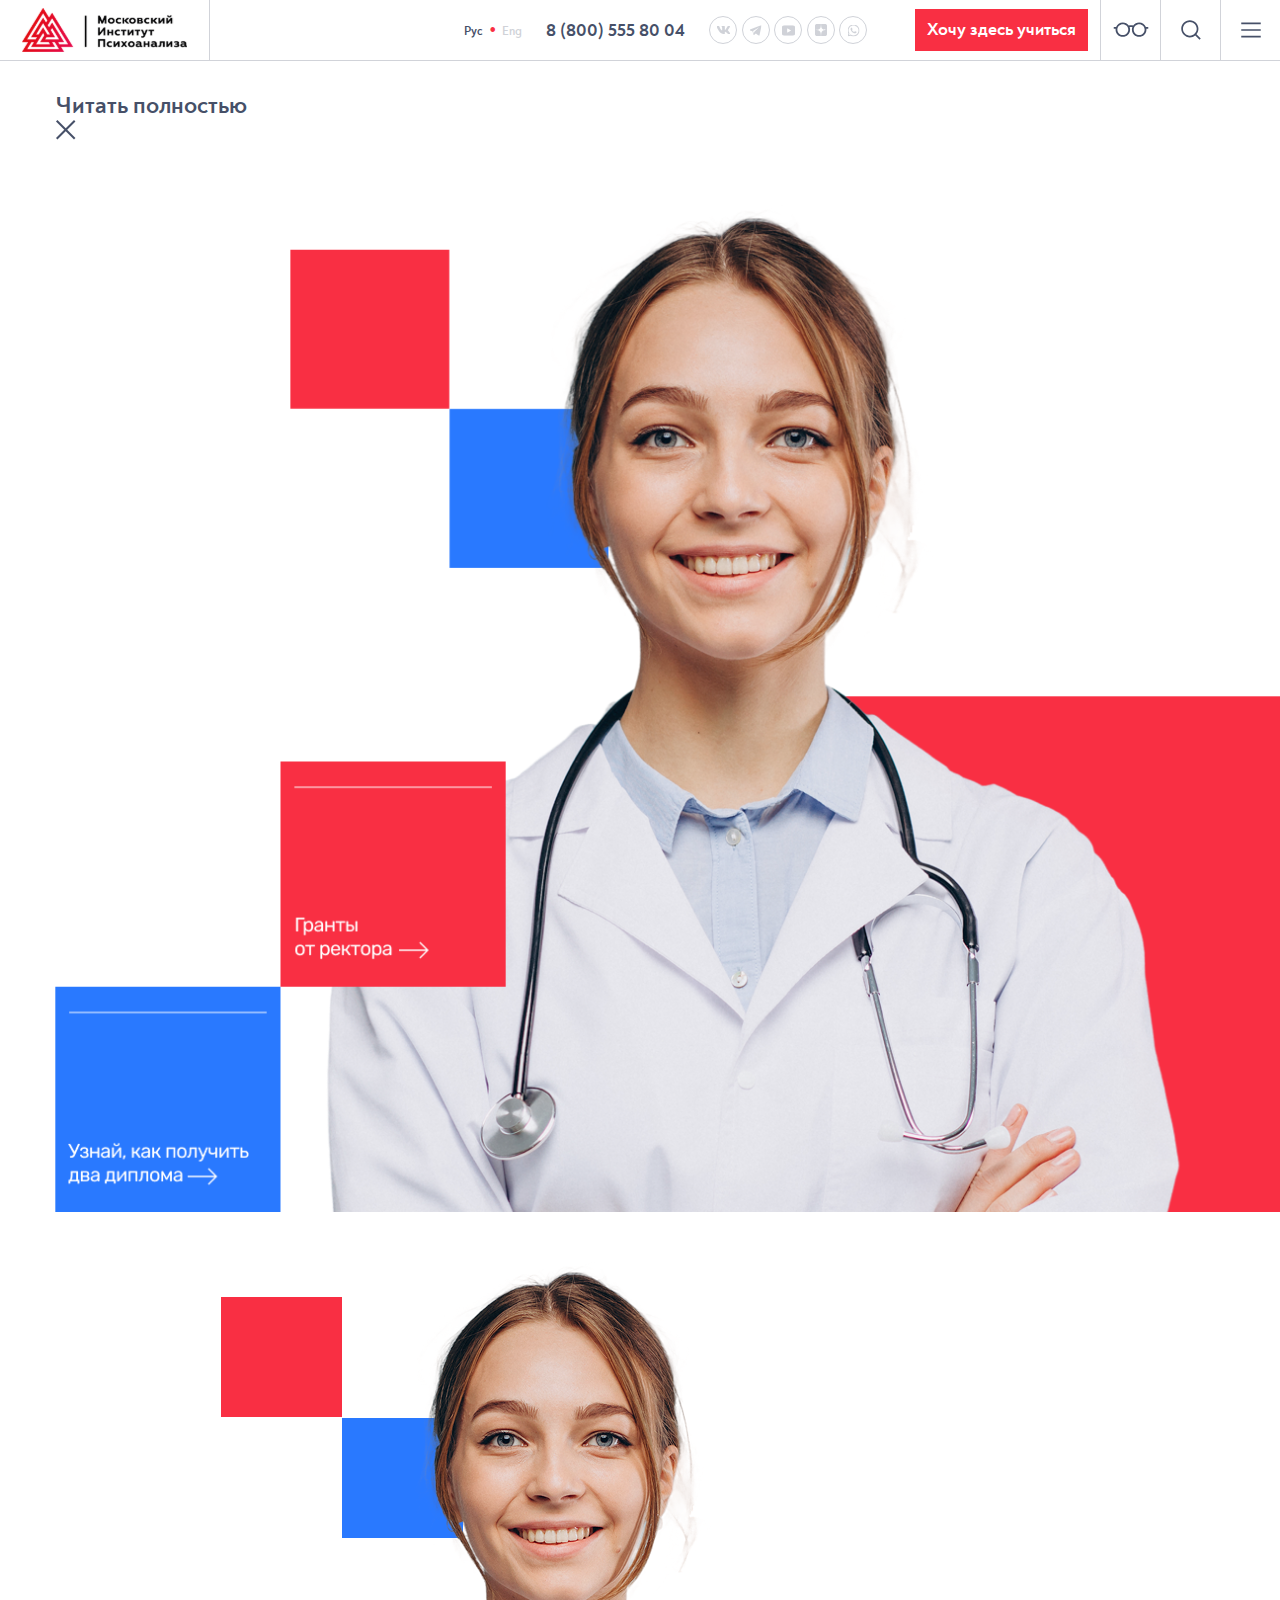
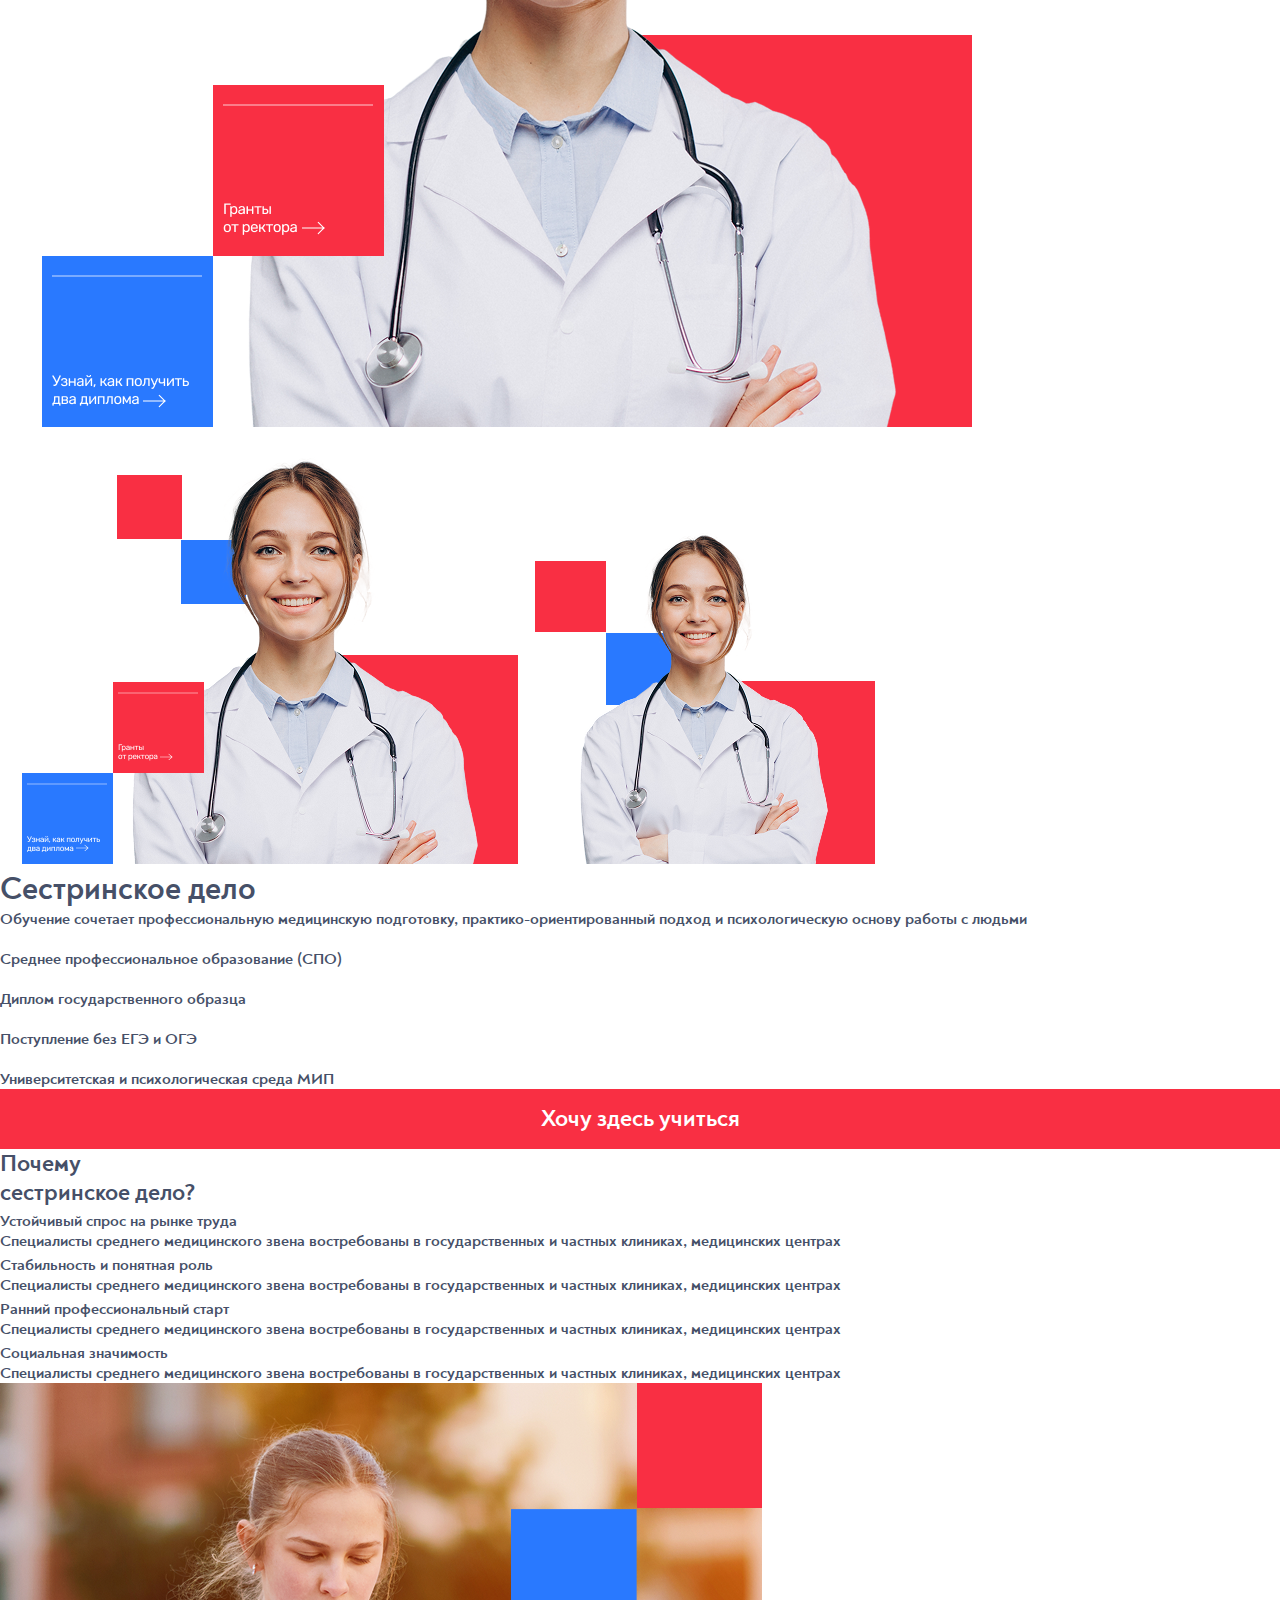
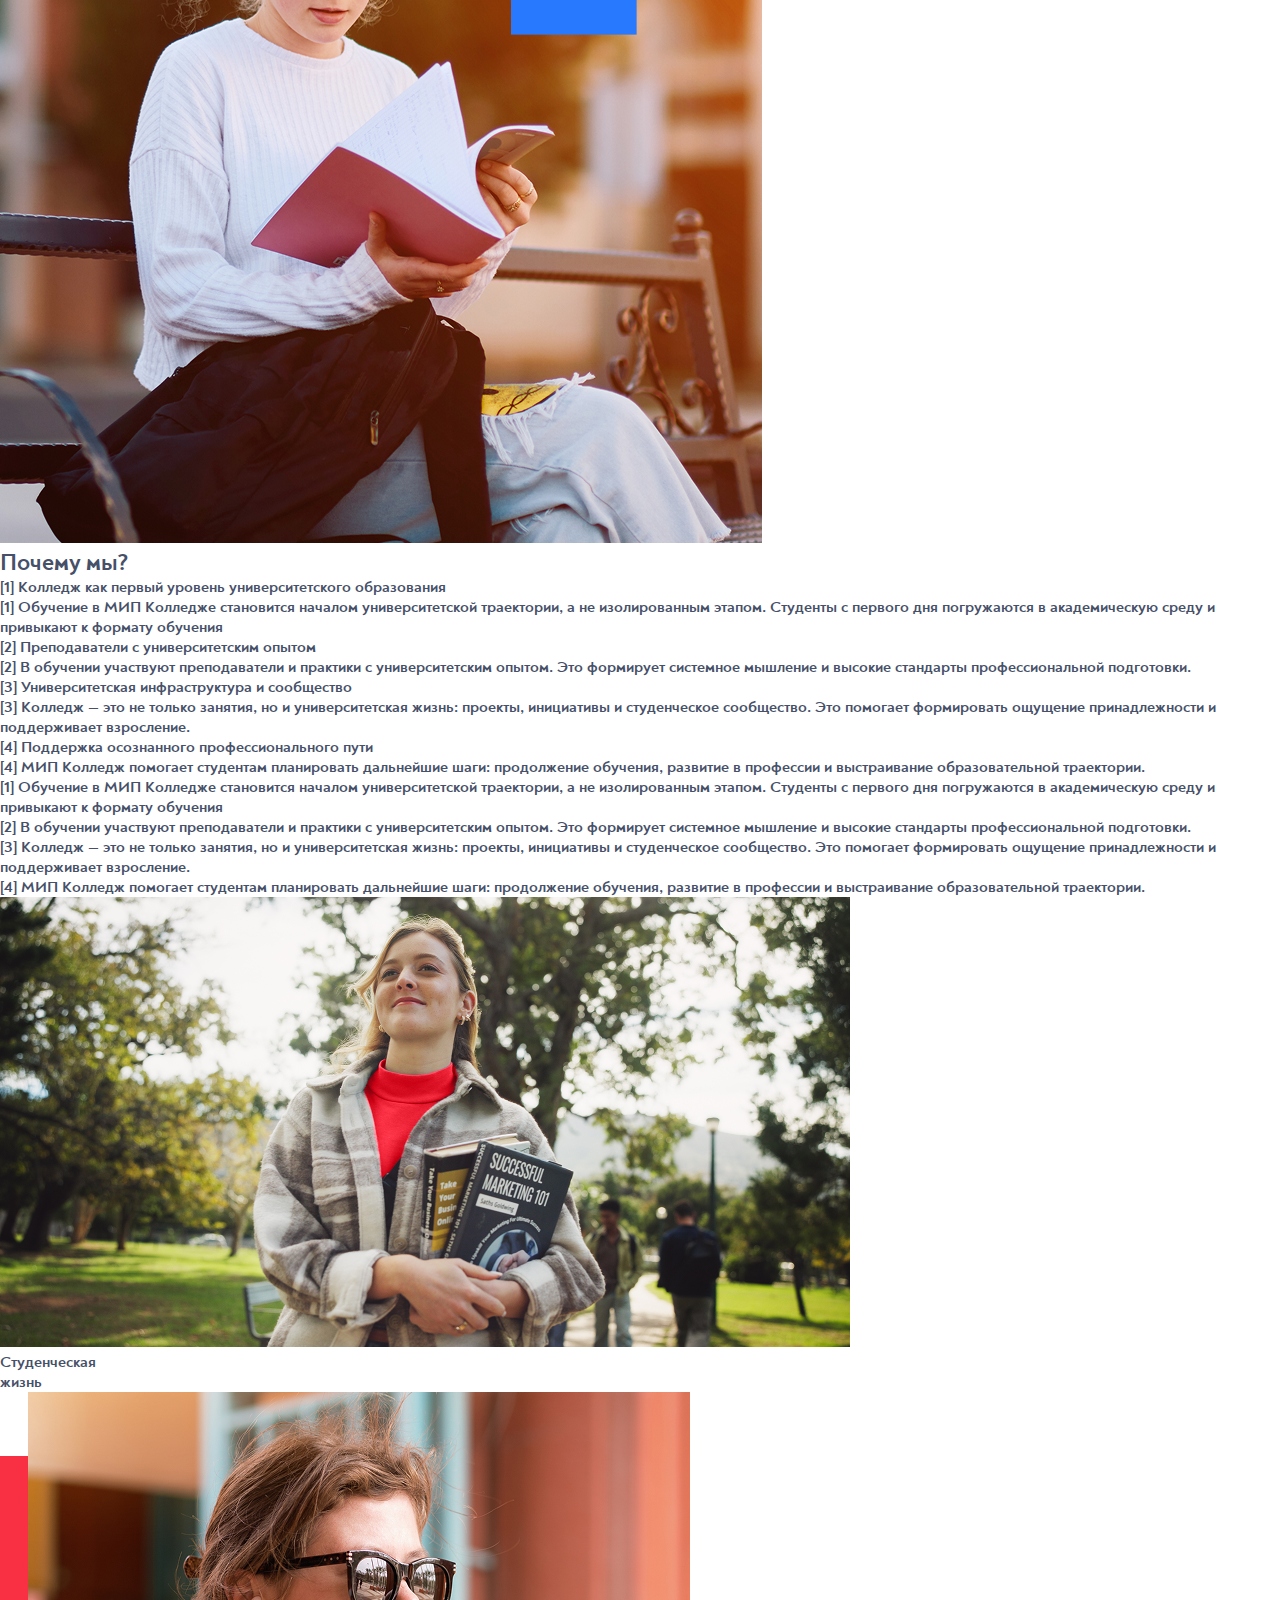
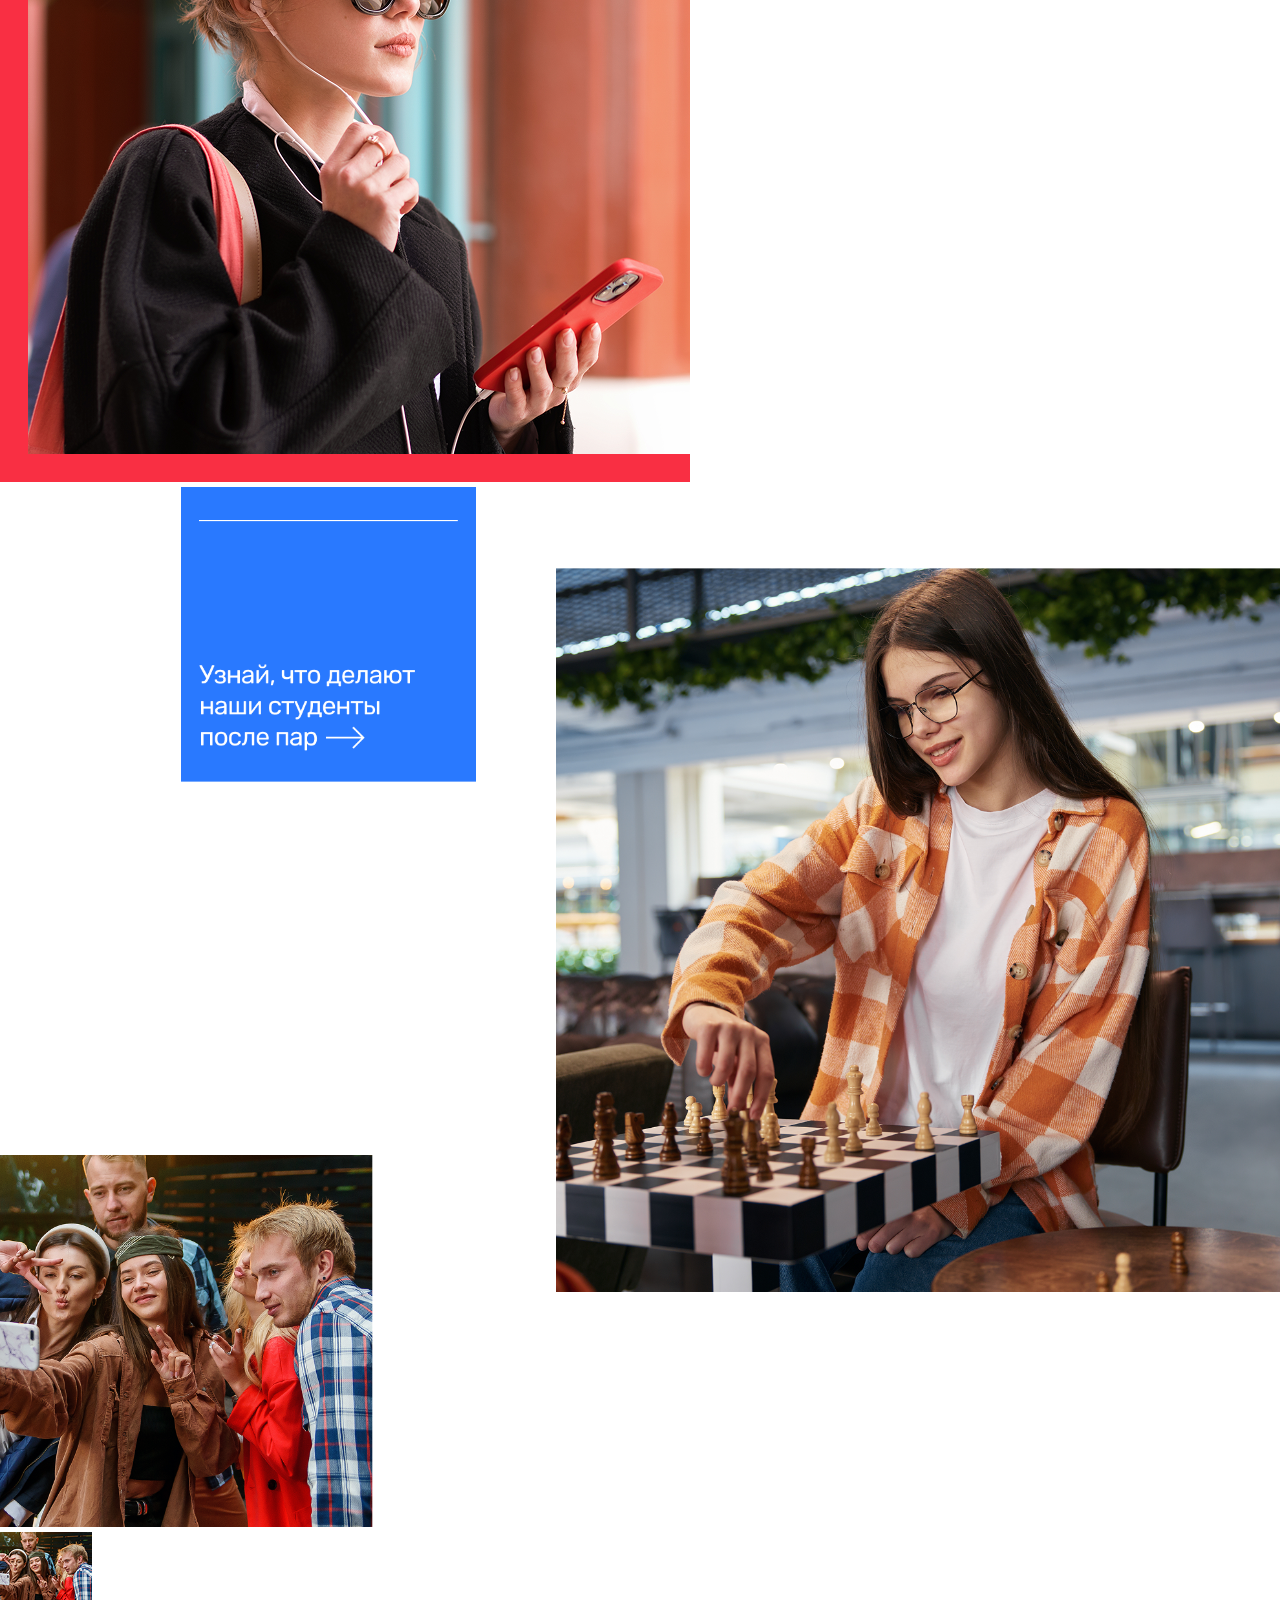
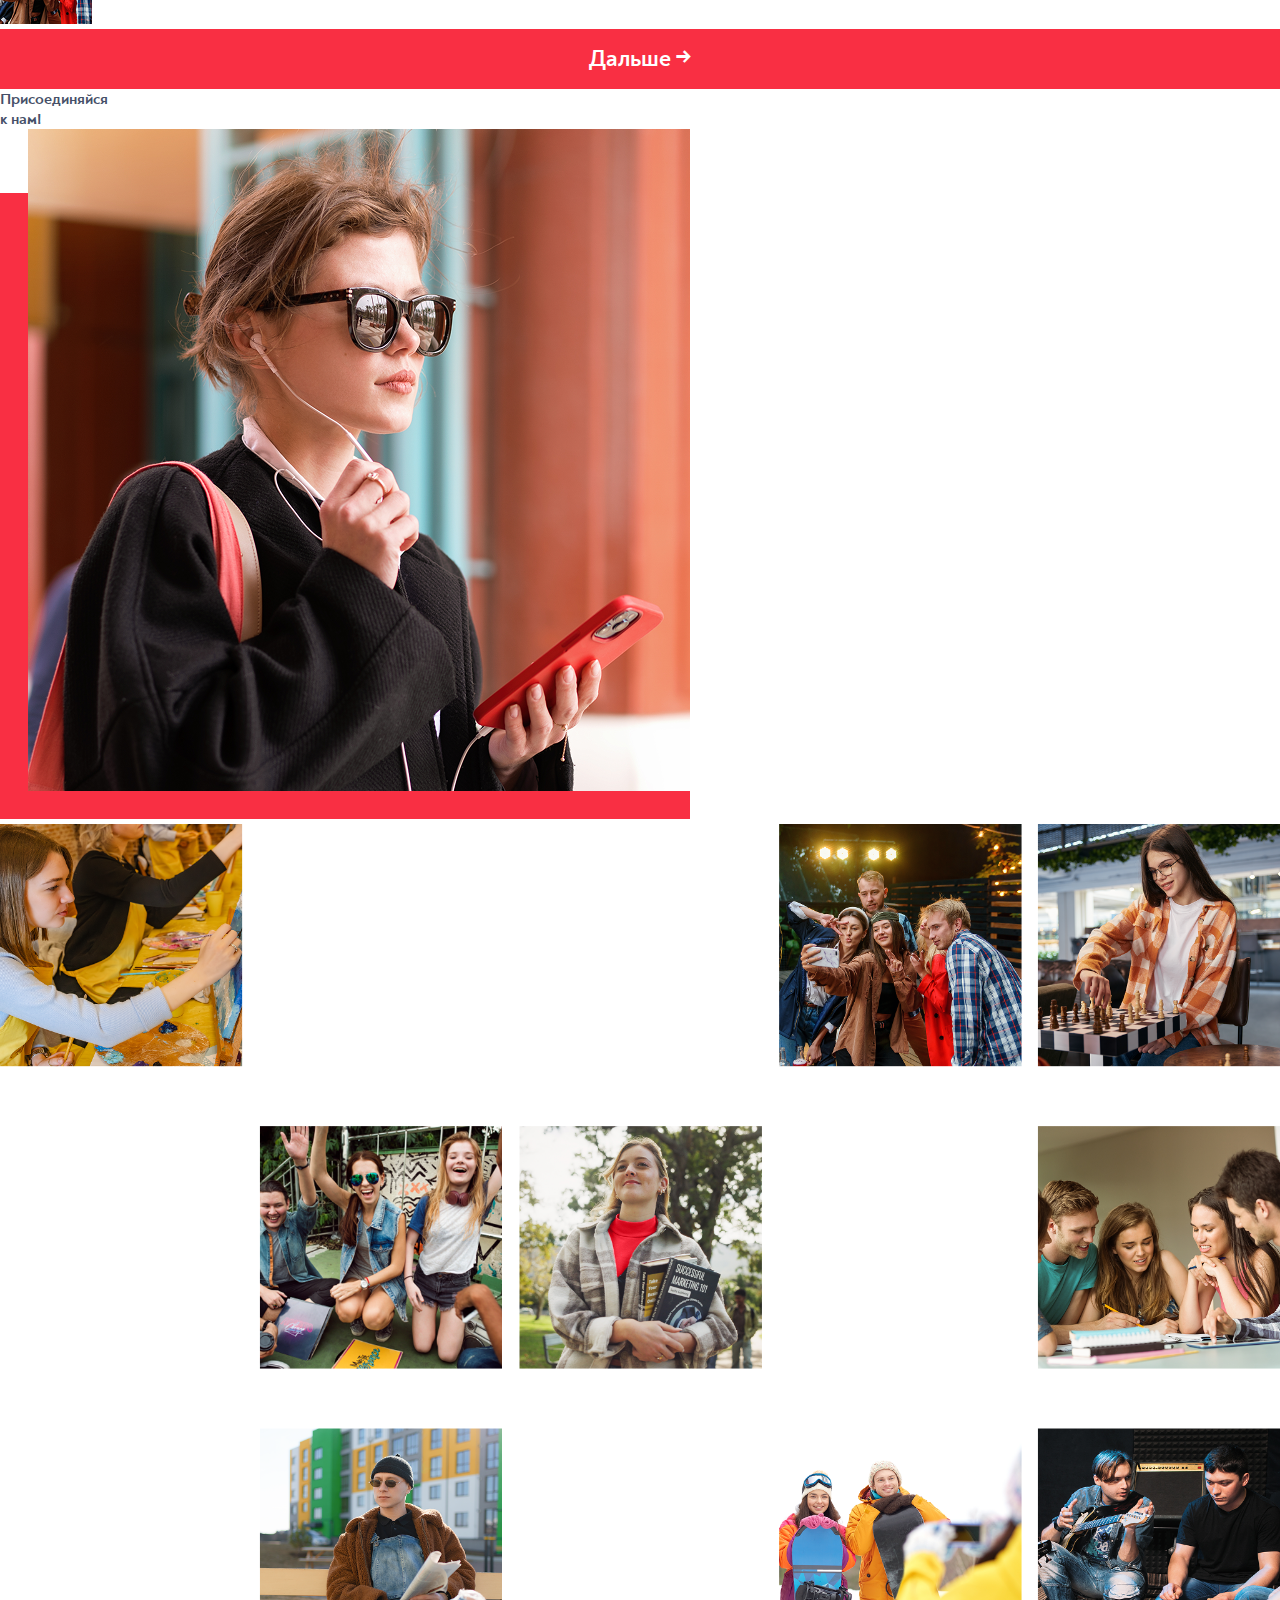
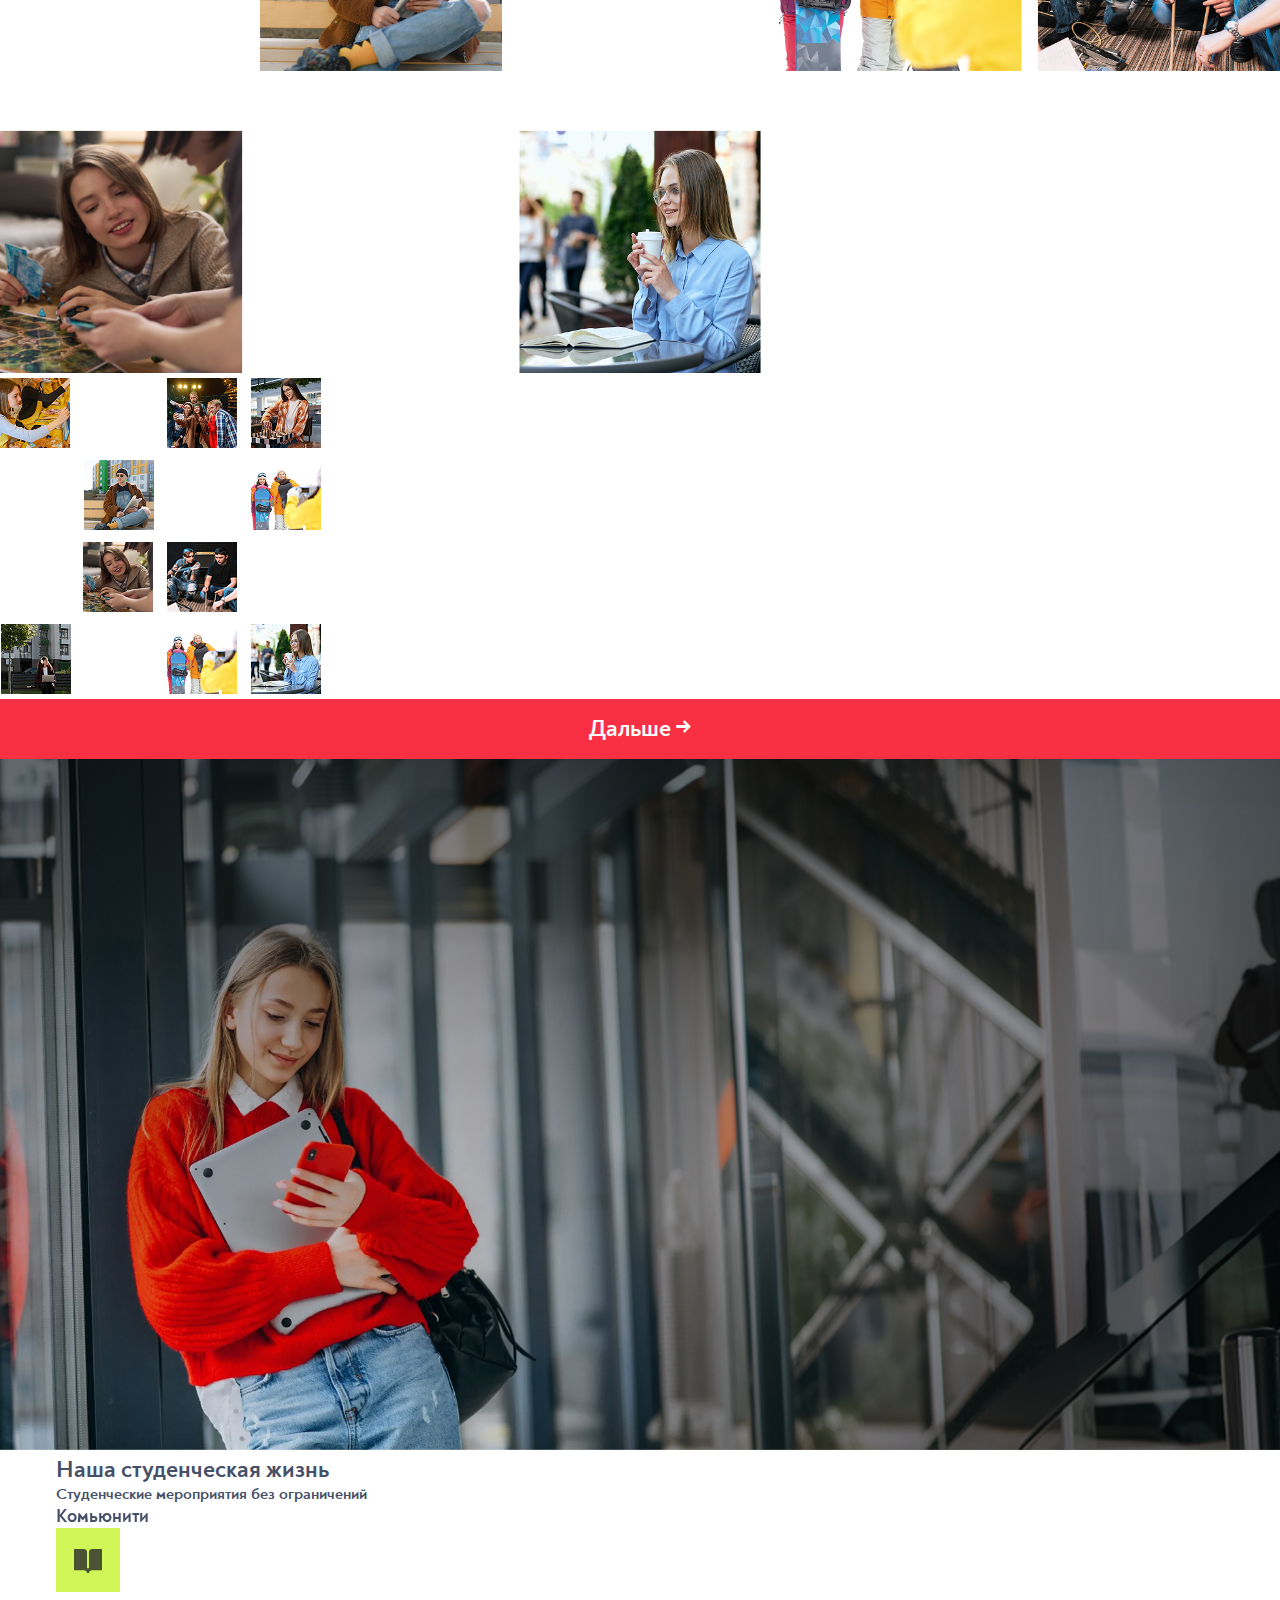
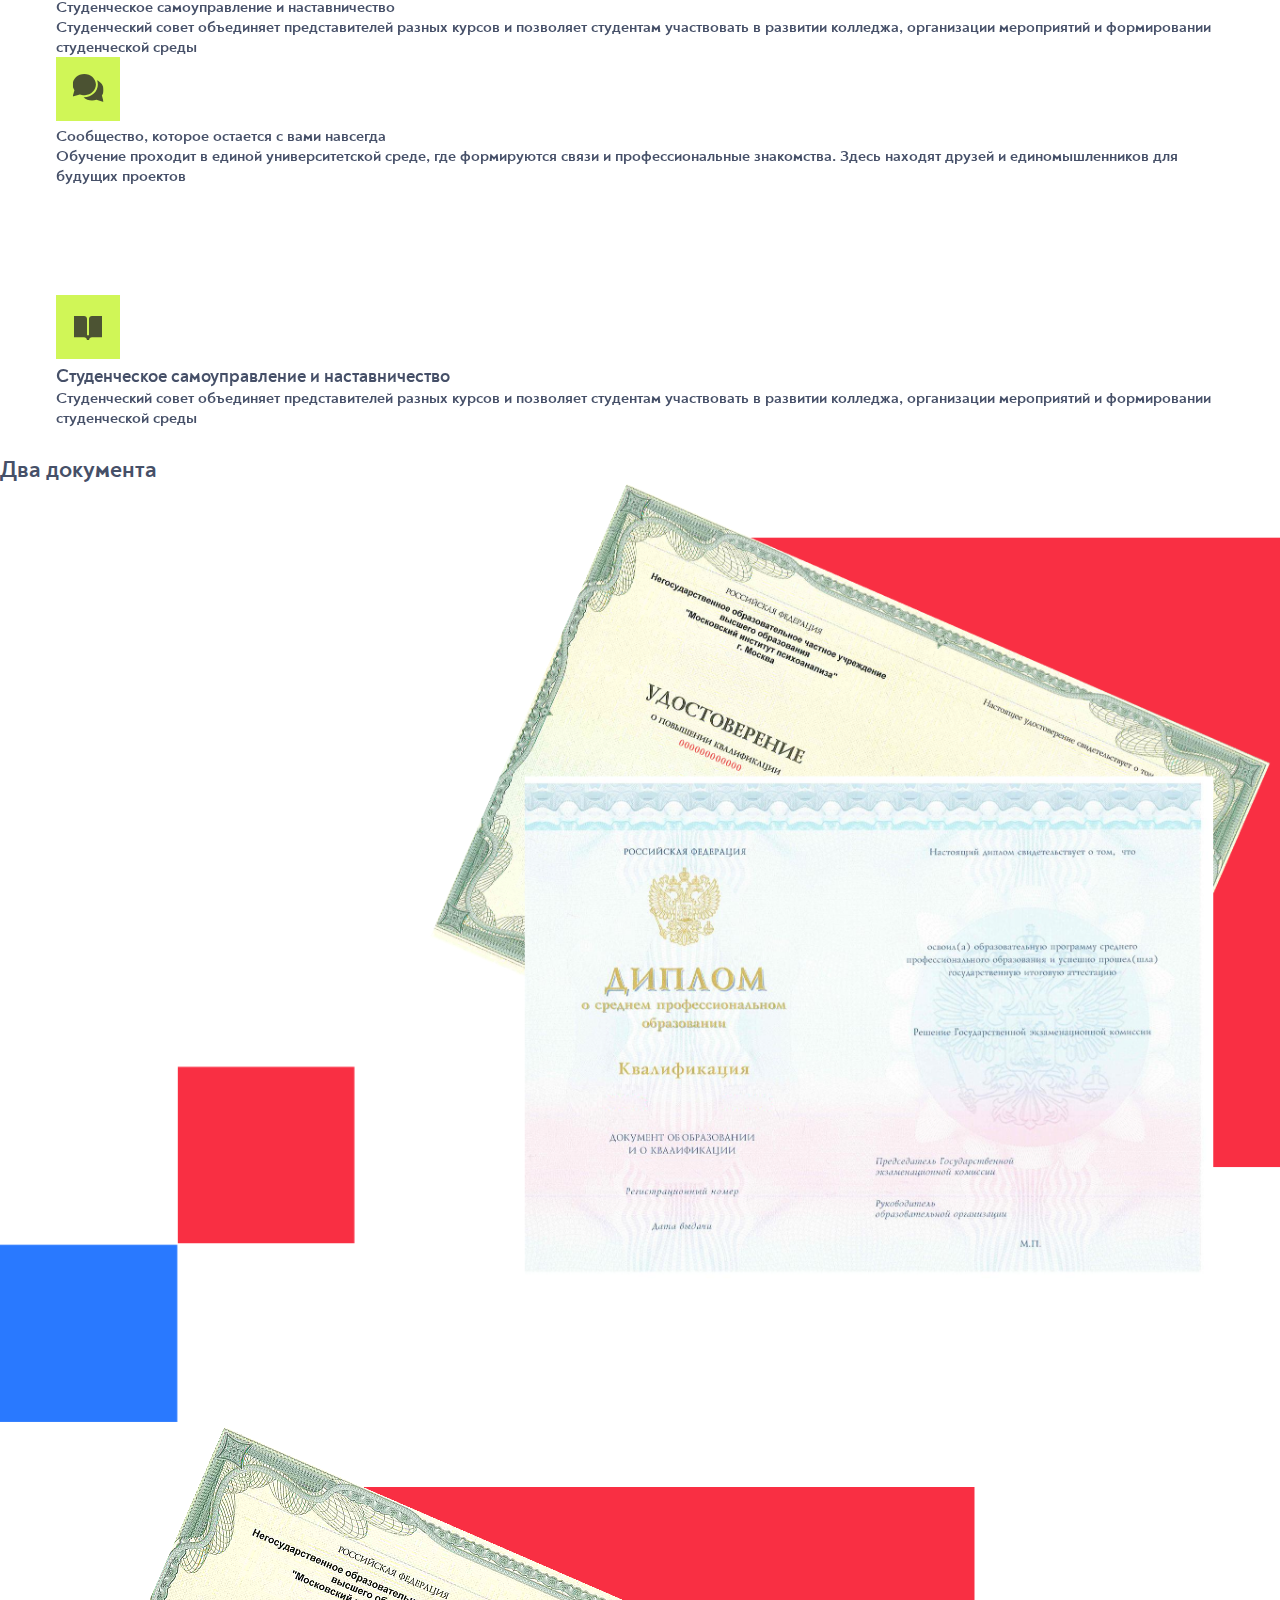
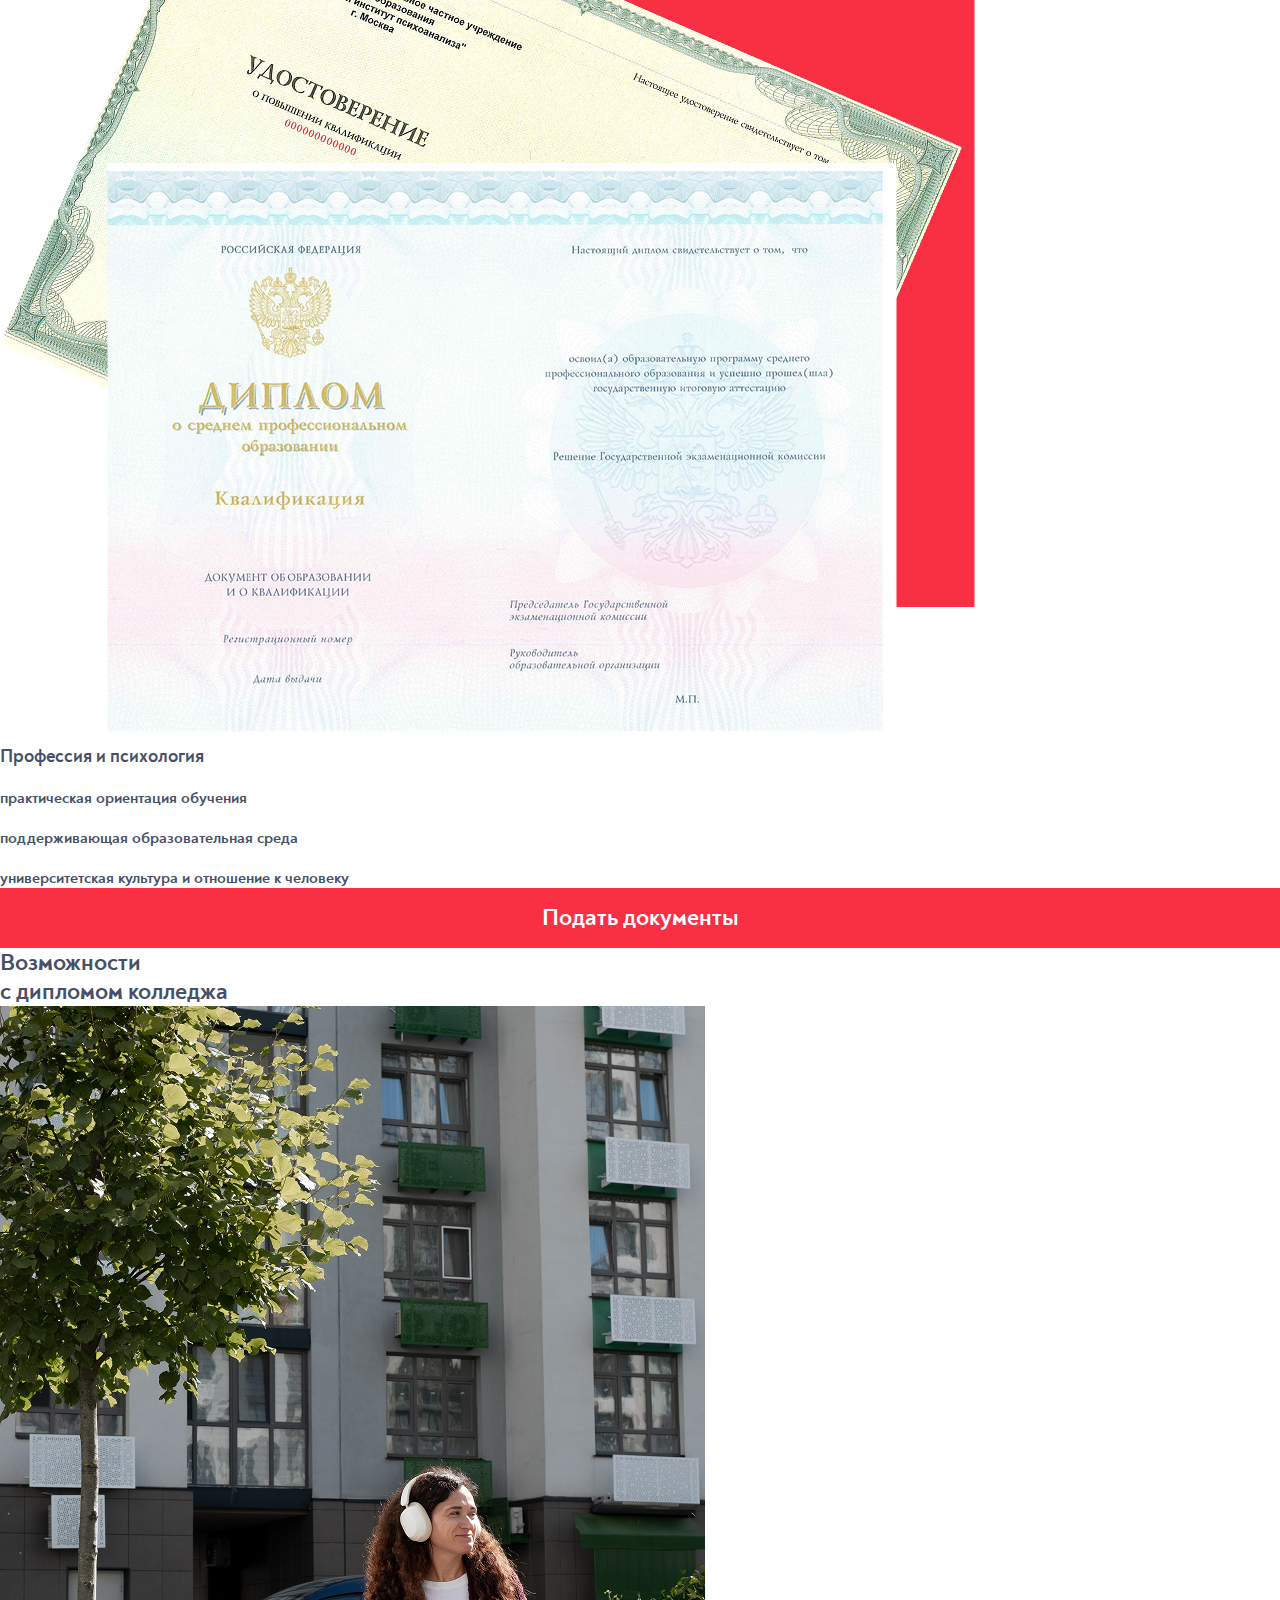
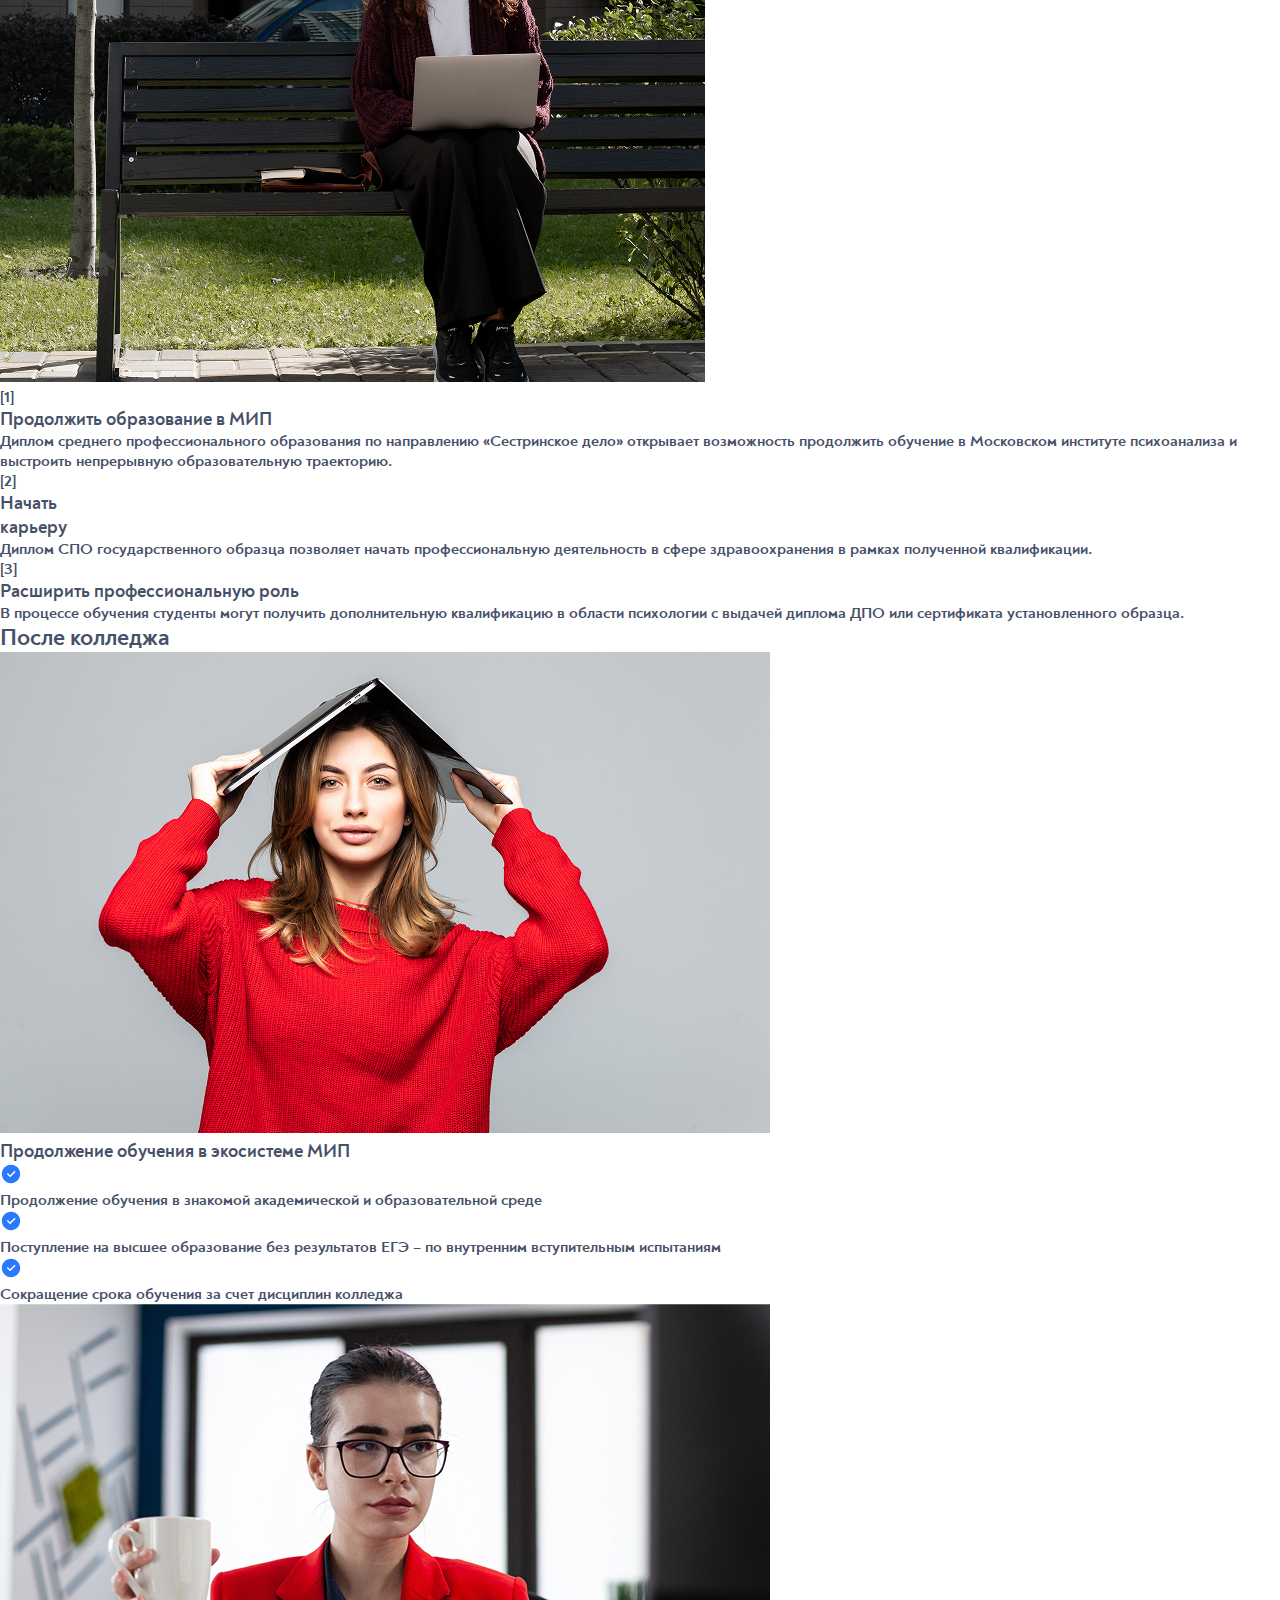
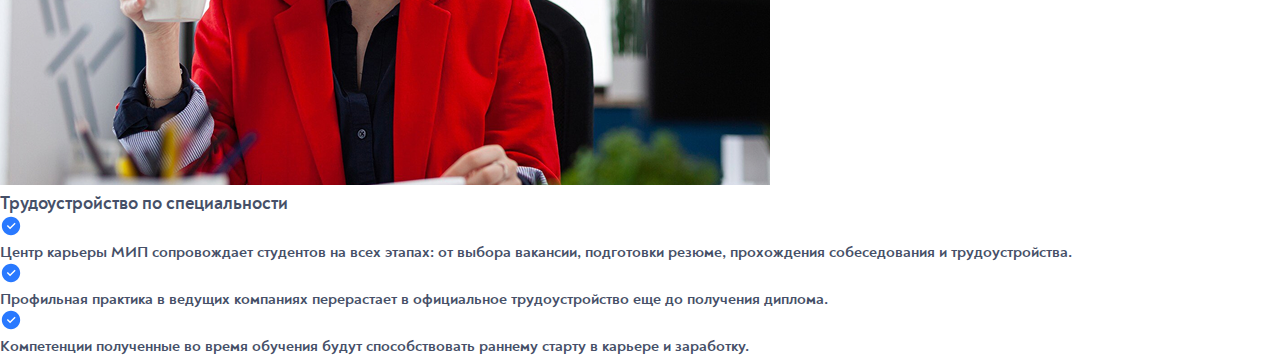
<file: work.html>
<!DOCTYPE html>
<html lang="en">
<head>
    <meta charset="UTF-8">
    <meta name="viewport" content="width=device-width, initial-scale=1.0">
    <title>Document</title>

    <!-- Link Swiper's CSS -->
    <link rel="stylesheet" href="https://cdn.jsdelivr.net/npm/swiper@11/swiper-bundle.min.css" />
    <!-- Syle CSS -->
    <link rel="stylesheet" href="./assets/scss/style.css">
</head>
<body>

    <div class="wrapper">

        <!-- Header -->
        <header class="header">
            <div class="container header-container">
                <a href="/" class="header-logo">
                    <img src="./assets/images/logo.svg" alt="">
                </a>
                <div class="header-content">
                    <div class="header-center">
                        <ul class="lang-list">
                            <li>
                                <a href="#" class="active">Рус</a>
                            </li>
                            <li>
                                <span>•</span>
                            </li>
                            <li>
                                <a href="#">Eng</a>
                            </li>
                        </ul>
                        <a href="tel:+8 (800) 555 80 04" class="phone-link">8 (800) 555 80 04</a>
                        <ul class="header-network">
                            <li>
                                <a href="#">
                                    <img src="./assets/images/header-network-1.svg" alt="">
                                </a>
                            </li>
                            <li>
                                <a href="#">
                                    <img src="./assets/images/header-network-2.svg" alt="">
                                </a>
                            </li>
                            <li>
                                <a href="#">
                                    <img src="./assets/images/header-network-3.svg" alt="">
                                </a>
                            </li>
                            <li>
                                <a href="#">
                                    <img src="./assets/images/header-network-4.svg" alt="">
                                </a>
                            </li>
                            <li>
                                <a href="#">
                                    <img src="./assets/images/header-network-5.svg" alt="">
                                </a>
                            </li>
                        </ul>
                    </div>
                    <div class="header-right">
                        <a href="#" class="btn-red">Хочу здесь учиться</a>
                        <ul class="header-right__btn">
                            <li>
                                <button>
                                    <img src="./assets/images/header-right-icon-1.svg" alt="">
                                </button>
                            </li>
                            <li>
                                <button>
                                    <img src="./assets/images/header-right-icon-2.svg" alt="">
                                </button>
                            </li>
                            <li>
                                <button>
                                    <img src="./assets/images/header-right-icon-3.svg" alt="">
                                </button>
                            </li>
                        </ul>
                    </div>
                </div>
            </div>
        </header>
        <!-- Header end -->

        <!-- Competence -->
        <section class="modal competence-modal">
            <div class="modal-bg"></div>
            <div class="modal-content">
                <button class="modal-close">
                    <img src="./assets/images/modal-close-icon.svg" alt="">
                </button>
                <div class="modal-content__text competence-modal__text">
                    <h2>Компетенции</h2>
                    <h3>В своей работе и при организации мероприятий Центр карьеры МИП опирается на универсальные компетенции, необходимые для успешной карьеры как в организации, так и в частной практике.</h3>
                    <p>*составлено на основе учебных планов МИП и анализа бизнес-компетенций.</p>
                    <ul>
                        <li>1) Системное и критическое мышление</li>
                        <li>2) Коммуникация</li>
                        <li>3) Разработка и реализация проектов</li>
                        <li>4) Командная работа и лидерство</li>
                        <li>5) Самоорганизация и саморазвитие</li>
                        <li>6) Умение учиться</li>
                    </ul>
                </div>
            </div>
        </section>
        <!-- Competence end -->

        <!-- Association -->
        <section class="modal association-modal">
            <div class="modal-bg"></div>
            <div class="modal-content">
                <button class="modal-close">
                    <img src="./assets/images/modal-close-icon.svg" alt="">
                </button>
                <h2>Уважаемые выпускники!</h2>
                <div class="modal-content__text association-modal__text">
                    <p>Управление развитие карьерой и взаимодействия с выпускниками (Центр карьеры - ЦК) рады сообщить вам о создании Ассоциации выпускников, которая даст каждому выпускнику еще бОльший толчок в развитии вашей карьеры и будет укреплять связь с ВУЗом, в котором вы получили профессию.</p>
                    <div class="association-modal__text-item">
                        <p>Бонусы, которые дадут вам карта выпускника и принадлежность к Ассоциации:</p>
                        <ul>
                            <li>скидки от партнеров (кафе и рестораны, досуг, одежда обувь и пр.)</li>
                            <li>доступ к мероприятиям ВУЗа, которые ЦК планирует реализовывать для студентов (встречи с известными психологами, проектные школы с партнерами ВУЗа, индивидуальные консультации и пр.)</li>
                            <li>возможность стать почетным ментором ВУЗа, быть наставником для студентов</li>
                            <li>реализацию ваших идей с поддержкой ВУЗа</li>
                            <li>мероприятия для выпускников (квесты, квизы, корпоративы выпускников, командировки в города России и экскурсии)</li>
                        </ul>
                    </div>
                    <h3>
                        <span></span>
                        Годовой членский взнос в Ассоциацию будет составлять 5000 руб.
                    </h3>
                    <div class="btns">
                        <a href="#" class="btn-red">Оплатить</a>
                        <a href="https://t.me/graduateMIP" target="_blank" class="btn-dark">
                            <img src="./assets/images/telegram.svg" alt="">
                            <span>Telegram-канал</span>
                        </a>
                    </div>
                </div>
            </div>
        </section>
        <!-- Association end -->

        <!-- Vacancy modal -->
        <section class="modal vacancy-modal">
            <div class="modal-bg"></div>
            <div class="modal-content">
                <button class="modal-close">
                    <img src="./assets/images/modal-close-icon.svg" alt="">
                </button>
                <h2>Специалист по работе с документами</h2>
                <div class="modal-content__text">
                    <div class="text">
                        <div class="text-item">
                            <img src="./assets/images/map-pin.svg" alt="">
                            <p>Московский институт психоанализа Кутузовский пр, 34с4</p>
                        </div>
                        <div class="text-item">
                            <img src="./assets/images/clock.svg" alt="">
                            <p>График работы 5/2, начало рабочего дня по согласованию</p>
                        </div>
                        <div class="text-item">
                            <img src="./assets/images/user-check.svg" alt="">
                            <p>Очное присутствие в офисе</p>
                        </div>
                        <div class="text-item">
                            <img src="./assets/images/calendar.svg" alt="">
                            <p>Проектная занятость (июнь–сентябрь)</p>
                        </div>
                    </div>
                    <div class="text-2">
                        <h4>Обязанности:</h4>
                        <ul>
                            <li>Обработка входящих заявлений на поступление в системе + проверка документов</li>
                            <li>Консультация абитуриентов по документам, необходимым для поступления, по вопросам подписания документов, оплаты обучения, приказов о зачислении и пр.</li>
                        </ul>
                    </div>
                    <h3>Для отклика напишите нам в Telegram <br>(укажите название вакансии и ФИО, прикрепите к сообщению своё резюме в pdf-формате)</h3>
                    <a href="#" class="btn-red">
                        <img src="./assets/images/telegram.svg" alt="">
                        <span>Написать в Telegram</span>
                    </a>
                </div>
            </div>
        </section>
        <!-- Vacancy modal end -->

        <!-- Internship modal -->
        <section class="modal internship-modal">
            <div class="modal-bg"></div>
            <div class="modal-content">
                <button class="modal-close">
                    <img src="./assets/images/modal-close-icon.svg" alt="">
                </button>
                <h2>Очная стажировка «Московское долголетие»</h2>
                <div class="modal-content__text">
                    <div class="text">
                        <div class="text-item">
                            <img src="./assets/images/calendar.svg" alt="">
                            <p>Даты проведения тренингов:</p>
                        </div>
                        <ul>
                            <li>Апрель: 15.17.22,24,29</li>
                            <li>Май: 13.15.20,22.27.29</li>
                            <li>Июнь: 3,5,10,12</li>
                        </ul>
                    </div>
                    <div class="text-content">
                        <h4>Требования к кандидатам:</h4>
                        <ul>
                            <li>Только выпускники и студенты с высшим психологическим образованием (“переподготовка“, не подходит)</li>
                        </ul>
                    </div>
                    <div class="text-content">
                        <h4>Дополнительная иформация:</h4>
                        <ul>
                            <li>По окончанию стажировки выдаётся сертификат о повышении квалификации «Психологические практики работы с людьми старшего возраста» (стажировка бесплатная!)</li>
                            <li>В ДПО будет входить:</li>
                            <li>обучение 7–12.04</li>
                            <li>15 очных групповых сессий* в 10 центрах московского долголетия (вы будете работать вместе с опытным тренером)</li>
                            <li>групповые супервизии</li>
                        </ul>
                    </div>
                    <h3>Для отклика напишите нам в Telegram <br>(укажите название вакансии и ФИО, прикрепите к сообщению своё резюме в pdf-формате)</h3>
                    <a href="#" class="btn-red">
                        <img src="./assets/images/telegram.svg" alt="">
                        <span>Написать в Telegram</span>
                    </a>
                </div>
            </div>
        </section>
        <!-- Internship modal end -->

        <!-- Text modal -->
        <section class="text-modal">
            <div class="text-modal__bg"></div>
            <div class="container">
                <div class="text-modal__content">
                    <div class="text-modal__head">
                        <h2>Читать полностью</h2>
                        <button>
                            <svg width="20" height="20" viewBox="0 0 20 20" fill="none" xmlns="http://www.w3.org/2000/svg">
                                <path d="M0.707092 0.707031L18.7071 18.707" stroke="#465068" stroke-width="2" />
                                <path d="M18.7071 0.707031L0.707092 18.707" stroke="#465068" stroke-width="2" />
                            </svg>
                        </button>
                    </div>
                    <!-- Text here -->
                    <div class="demo-text"></div>
                </div>
            </div>
        </section>
        <!-- Text modal end -->

        <main>

            <!-- Work home -->
            <section class="work-home">
                <div class="work-container work-home__container">
                    <div class="main-img__wrap">
                        <img src="./assets/images/work-home-card.png" alt="" class="main-img">
                        <img src="./assets/images/work-home-card-xl.png" alt="" class="main-img xl">
                        <img src="./assets/images/work-home-card-md.png" alt="" class="main-img md">
                        <img src="./assets/images/work-home-card-sm.png" alt="" class="main-img sm">
                    </div>
                    <h1>Сестринское дело <span></span></h1>
                    <div class="text">Обучение сочетает профессиональную медицинскую подготовку, практико-ориентированный подход и психологическую основу работы с людьми</div>
                    <ul>
                        <li>
                            <span></span>
                            <p>Среднее профессиональное образование (СПО)</p>
                        </li>
                        <li>
                            <span></span>
                            <p>Диплом государственного образца</p>
                        </li>
                        <li>
                            <span></span>
                            <p>Поступление без ЕГЭ и ОГЭ</p>
                        </li>
                        <li>
                            <span></span>
                            <p>Университетская и психологическая среда МИП</p>
                        </li>
                    </ul>
                    <a href="#" class="btn-red">Хочу здесь учиться</a>
                </div>
            </section>
            <!-- Work home end -->

            <!-- Work about -->
            <section class="work-about">
                <div class="work-container work-about__container">
                    <div class="work-about__left">
                        <h2 class="work-title">Почему <br> сестринское дело?</h2>
                        <div class="work-about__accordion-wrap">
                            <div class="work-about__accordion">
                                <div class="work-about__accordion-btn">
                                    <span>Устойчивый спрос на рынке труда</span>
                                    <svg width="17" height="19" viewBox="0 0 17 19" fill="none" xmlns="http://www.w3.org/2000/svg">
                                        <path d="M8.50062 0L8.50062 18M8.50062 18L0.500976 10.1778M8.50062 18L16.501 10.1778" stroke="white" stroke-width="1.43185" />
                                    </svg>
                                </div>
                                <div class="work-about__accordion-body">
                                    <p>Специалисты среднего медицинского звена востребованы в государственных и частных клиниках, медицинских центрах</p>
                                </div>
                            </div>
                            <div class="work-about__accordion">
                                <div class="work-about__accordion-btn">
                                    <span>Стабильность и понятная роль</span>
                                    <svg width="17" height="19" viewBox="0 0 17 19" fill="none" xmlns="http://www.w3.org/2000/svg">
                                        <path d="M8.50062 0L8.50062 18M8.50062 18L0.500976 10.1778M8.50062 18L16.501 10.1778" stroke="white" stroke-width="1.43185" />
                                    </svg>
                                </div>
                                <div class="work-about__accordion-body">
                                    <p>Специалисты среднего медицинского звена востребованы в государственных и частных клиниках, медицинских центрах</p>
                                </div>
                            </div>
                            <div class="work-about__accordion">
                                <div class="work-about__accordion-btn">
                                    <span>Ранний профессиональный старт</span>
                                    <svg width="17" height="19" viewBox="0 0 17 19" fill="none" xmlns="http://www.w3.org/2000/svg">
                                        <path d="M8.50062 0L8.50062 18M8.50062 18L0.500976 10.1778M8.50062 18L16.501 10.1778" stroke="white" stroke-width="1.43185" />
                                    </svg>
                                </div>
                                <div class="work-about__accordion-body">
                                    <p>Специалисты среднего медицинского звена востребованы в государственных и частных клиниках, медицинских центрах</p>
                                </div>
                            </div>
                            <div class="work-about__accordion">
                                <div class="work-about__accordion-btn">
                                    <span>Социальная значимость</span>
                                    <svg width="17" height="19" viewBox="0 0 17 19" fill="none" xmlns="http://www.w3.org/2000/svg">
                                        <path d="M8.50062 0L8.50062 18M8.50062 18L0.500976 10.1778M8.50062 18L16.501 10.1778" stroke="white" stroke-width="1.43185" />
                                    </svg>
                                </div>
                                <div class="work-about__accordion-body">
                                    <p>Специалисты среднего медицинского звена востребованы в государственных и частных клиниках, медицинских центрах</p>
                                </div>
                            </div>
                        </div>
                    </div>
                    <div class="main-img">
                        <img src="./assets/images/work-about-card.png" alt="">
                    </div>
                </div>
            </section>
            <!-- Work about end -->

            <!-- work us -->
            <section class="work-us">
                <div class="work-container work-us__container">
                    <h2 class="work-title">Почему мы?</h2>
                    <div class="content-block">
                        <div class="content-block__left">
                            <div class="content-block__left-item active">
                                <div class="content-block__btn">
                                    <span>[1]</span>
                                    Колледж как первый уровень университетского образования
                                </div>
                                <div class="content-block__body">
                                    <span>[1]</span>
                                    Обучение в МИП Колледже становится началом университетской траектории, а не изолированным этапом. Студенты с первого дня погружаются в академическую среду и привыкают к формату обучения
                                </div>
                            </div>
                            <div class="content-block__left-item">
                                <div class="content-block__btn">
                                    <span>[2]</span>
                                    Преподаватели с университетским опытом
                                </div>
                                <div class="content-block__body">
                                    <span>[2]</span>
                                    В обучении участвуют преподаватели и практики с университетским опытом. Это формирует системное мышление и высокие стандарты профессиональной подготовки.
                                </div>
                            </div>
                            <div class="content-block__left-item">
                                <div class="content-block__btn">
                                    <span>[3]</span>
                                    Университетская инфраструктура и сообщество
                                </div>
                                <div class="content-block__body">
                                    <span>[3]</span>
                                    Колледж — это не только занятия, но и университетская жизнь: проекты, инициативы и студенческое сообщество. Это помогает формировать ощущение принадлежности и поддерживает взросление.
                                </div>
                            </div>
                            <div class="content-block__left-item">
                                <div class="content-block__btn">
                                    <span>[4]</span>
                                    Поддержка осознанного профессионального пути
                                </div>
                                <div class="content-block__body">
                                    <span>[4]</span>
                                    МИП Колледж помогает студентам планировать дальнейшие шаги: продолжение обучения, развитие в профессии и выстраивание образовательной траектории.
                                </div>
                            </div>
                        </div>
                        <div class="content-block__right">
                            <div class="content-block__right-head">
                                <div class="content-block__body active">
                                    <span>[1]</span>
                                    Обучение в МИП Колледже становится началом университетской траектории, а не изолированным этапом. Студенты с первого дня погружаются в академическую среду и привыкают к формату обучения
                                </div>
                                <div class="content-block__body">
                                    <span>[2]</span>
                                    В обучении участвуют преподаватели и практики с университетским опытом. Это формирует системное мышление и высокие стандарты профессиональной подготовки.
                                </div>
                                <div class="content-block__body">
                                    <span>[3]</span>
                                    Колледж — это не только занятия, но и университетская жизнь: проекты, инициативы и студенческое сообщество. Это помогает формировать ощущение принадлежности и поддерживает взросление.
                                </div>
                                <div class="content-block__body">
                                    <span>[4]</span>
                                    МИП Колледж помогает студентам планировать дальнейшие шаги: продолжение обучения, развитие в профессии и выстраивание образовательной траектории.
                                </div>
                            </div>
                            <img src="./assets/images/content-block-card.png" alt="" class="main-img">
                        </div>
                    </div>
                </div>
            </section>
            <!-- work us end -->

            <!-- Work life -->
            <section class="work-life">
                <div class="work-container work-life__container">
                    <div class="content-block active">
                        <div class="work-life__left">
                            <div class="work-title">Студенческая <br> жизнь</div>
                            <img src="./assets/images/work-life-left-card.png" alt="">
                        </div>
                        <div class="work-life__right">
                            <img src="./assets/images/work-life-card-1.png" alt="">
                            <img src="./assets/images/work-life-card-1-sm.png" alt="" class="sm">
                            <button class="btn-red">Дальше →</button>
                        </div>
                    </div>
                    <div class="content-block">
                        <div class="work-life__left">
                            <div class="work-title">Присоединяйся <br>к нам!</div>
                            <img src="./assets/images/work-life-left-card.png" alt="">
                        </div>
                        <div class="work-life__right">
                            <img src="./assets/images/work-life-card-3.png" alt="">
                            <img src="./assets/images/work-life-card-2-sm.png" alt="" class="sm">
                            <button class="btn-red">Дальше →</button>
                        </div>
                    </div>
                </div>
            </section>
            <!-- Work life end -->

            <!-- College life -->
            <section class="college-life">
                <img src="./assets/images/college-life-bg.png" alt="" class="college-life__bg">
                <div class="container college-life__container">
                    <h2>Наша студенческая жизнь</h2>
                    <div class="subtitle">Студенческие мероприятия без ограничений</div>
                    <div class="swiper college-life__swp">
                        <div class="swiper-wrapper">
                            <div class="swiper-slide college-life__card">
                                <h3>Комьюнити</h3>
                                <ul>
                                    <li>
                                        <img src="./assets/images/college-life-card-icon-1-1.svg" alt="" class="icon">
                                        <div class="college-life__card-text">
                                            <h4>Студенческое самоуправление и наставничество</h4>
                                            <p>Студенческий совет объединяет представителей разных курсов и позволяет студентам участвовать в развитии колледжа, организации мероприятий и формировании студенческой среды</p>
                                        </div>
                                    </li>
                                    <li>
                                        <img src="./assets/images/college-life-card-icon-1-2.svg" alt="" class="icon">
                                        <div class="college-life__card-text">
                                            <h4>Сообщество, которое остается с вами навсегда</h4>
                                            <p>Обучение проходит в единой университетской среде, где формируются связи и профессиональные знакомства. Здесь находят друзей и единомышленников для будущих проектов</p>
                                        </div>
                                    </li>
                                </ul>
                            </div>
                            <div class="swiper-slide college-life__card">
                                <h3>Развитие в профессии</h3>
                                <ul>
                                    <li>
                                        <img src="./assets/images/college-life-card-icon-2-1.svg" alt="" class="icon">
                                        <div class="college-life__card-text">
                                            <h4>Выездные школы и образовательные мероприятия</h4>
                                            <p>Выездные школы, форумы и образовательные интенсивы позволяют участвовать в мастер-классах и общаться с преподавателями в неформальной обстановке</p>
                                        </div>
                                    </li>
                                    <li>
                                        <img src="./assets/images/college-life-card-icon-2-2.svg" alt="" class="icon">
                                        <div class="college-life__card-text">
                                            <h4>Профильные мероприятия по специальностям</h4>
                                            <p>Профильные мероприятия и работа с экспертами дополняют учебный процесс и позволяют глубже погружаться в профессиональную среду выбранной специальности</p>
                                        </div>
                                    </li>
                                </ul>
                            </div>
                            <div class="swiper-slide college-life__card">
                                <h3>Третий год</h3>
                                <ul>
                                    <li>
                                        <img src="./assets/images/college-life-card-icon-3-1.svg" alt="" class="icon">
                                        <div class="college-life__card-text">
                                            <h4>Поступление без ОГЭ, <br>по результатам собеседования</h4>
                                            <p>Сосредоточиться на обучении и развитии, не тратя ресурсы на длительную  подготовку к экзаменам</p>
                                        </div>
                                    </li>
                                    <li>
                                        <img src="./assets/images/college-life-card-icon-3-2.svg" alt="" class="icon">
                                        <div class="college-life__card-text">
                                            <h4>Колледж в университетской  <br>и научной среде МИП</h4>
                                            <p>Учиться в академическом сообществе и использовать образовательные и исследовательские ресурсы университета</p>
                                        </div>
                                    </li>
                                    <li>
                                        <img src="./assets/images/college-life-card-icon-3-3.svg" alt="" class="icon">
                                        <div class="college-life__card-text">
                                            <h4>Ранний карьерный старт</h4>
                                            <p>Начать зарабатывать по профессии  ещё во время обучения, получая  реальный профессиональный опыт</p>
                                        </div>
                                    </li>
                                </ul>
                            </div>
                        </div>
                    </div>
                    <div class="swiper mb-swiper">
                        <div class="swiper-wrapper">
                            <div class="swiper-slide college-life__card">
                                <img src="./assets/images/college-life-card-icon-1-1.svg" alt="" class="icon">
                                <h3>Студенческое самоуправление и наставничество</h3>
                                <p>Студенческий совет объединяет представителей разных курсов и позволяет студентам участвовать в развитии колледжа, организации мероприятий и формировании студенческой среды</p>
                            </div>
                            <div class="swiper-slide college-life__card">
                                <img src="./assets/images/college-life-card-icon-1-2.svg" alt="" class="icon">
                                <h3>Сообщество, которое остается с вами навсегда</h3>
                                <p>Обучение проходит в единой университетской среде, где формируются связи и профессиональные знакомства. Здесь находят друзей и единомышленников для будущих проектов</p>
                            </div>
                            <div class="swiper-slide college-life__card">
                                <img src="./assets/images/college-life-card-icon-1-3.svg" alt="" class="icon">
                                <h3>Выездные школы и образовательные мероприятия</h3>
                                <p>Выездные школы, форумы и образовательные интенсивы позволяют участвовать в мастер-классах и общаться с преподавателями в неформальной обстановке</p>
                            </div>
                            <div class="swiper-slide college-life__card">
                                <img src="./assets/images/college-life-card-icon-1-4.svg" alt="" class="icon">
                                <h3>Профильные мероприятия по специальностям</h3>
                                <p>Профильные мероприятия и работа с экспертами дополняют учебный процесс и позволяют глубже погружаться в профессиональную среду выбранной специальности</p>
                            </div>
                        </div>
                    </div>
                    <div class="swp-btns">
                        <button class="swp-btns__prev">
                            <svg width="23" height="22" viewBox="0 0 23 22" fill="none" xmlns="http://www.w3.org/2000/svg">
                                <path d="M11.1762 17.6437L5.18862 11.9164H21.0833V10.0831H5.18863L11.1762 4.35593L9.82081 3.05957L1.51971 10.9998L9.82081 18.94L11.1762 17.6437Z" fill="white" />
                            </svg>
                        </button>
                        <button class="swp-btns__next">
                            <svg width="23" height="22" viewBox="0 0 23 22" fill="none" xmlns="http://www.w3.org/2000/svg">
                                <path d="M11.8238 4.35631L17.8113 10.0836L1.91661 10.0836L1.91661 11.9169L17.8113 11.9169L11.8238 17.6441L13.1791 18.9404L21.4802 11.0002L13.1791 3.05996L11.8238 4.35631Z" fill="white" />
                            </svg>
                        </button>
                    </div>
                </div>
            </section>
            <!-- College life end -->

            <!-- Work document -->
            <section class="work-document">
                <div class="work-container work-document__container">
                    <h2 class="work-title">Два документа</h2>
                    <div class="main-img">
                        <img src="./assets/images/work-document-card.png" alt="">
                        <img src="./assets/images/work-document-crad-sm.png" alt="" class="sm">
                    </div>
                    <h3>Профессия и психология</h3>
                    <ul>
                        <li>
                            <span></span>
                            <p>практическая ориентация обучения</p>
                        </li>
                        <li>
                            <span></span>
                            <p>поддерживающая образовательная среда</p>
                        </li>
                        <li>
                            <span></span>
                            <p>университетская культура и отношение к человеку</p>
                        </li>
                    </ul>
                    <a href="#" class="btn-red">Подать документы</a>
                </div>
            </section>
            <!-- Work document end -->

            <!-- Work diploma -->
            <section class="work-diploma">
                <div class="work-container work-diploma__container">
                    <h2 class="work-title">Возможности <br> с дипломом колледжа</h2>
                    <div class="content-block">
                        <img src="./assets/images/work-diploma-card.png" alt="" class="content-left">
                        <div class="content-right">
                            <div class="content-item">
                                <h4>[1]</h4>
                                <h3>Продолжить образование в МИП</h3>
                                <p>Диплом среднего профессионального образования по направлению «Сестринское дело» открывает возможность продолжить обучение в Московском институте психоанализа и выстроить непрерывную образовательную траекторию.</p>
                            </div>
                            <div class="content-item">
                                <h4>[2]</h4>
                                <h3>Начать <br>карьеру</h3>
                                <p>Диплом СПО государственного образца позволяет начать профессиональную деятельность в сфере здравоохранения в рамках полученной квалификации.</p>
                            </div>
                            <div class="content-item">
                                <h4>[3]</h4>
                                <h3>Расширить профессиональную роль</h3>
                                <p>В процессе обучения студенты могут получить дополнительную квалификацию в области психологии с выдачей диплома ДПО или сертификата установленного образца.</p>
                            </div>
                        </div>
                    </div>
                </div>
            </section>
            <!-- Work diploma end -->

            <!-- Work after -->
            <section class="work-after">
                <div class="work-container work-after__container">
                    <h2 class="work-title">После колледжа</h2>
                    <div class="work-after__list">
                        <div class="work-after__card">
                            <img src="./assets/images/work-after-card-1.png" alt="" class="main-img">
                            <h3>Продолжение обучения в экосистеме МИП</h3>
                            <ul>
                                <li>
                                    <img src="./assets/images/check-icon-blue.svg" alt="">
                                    <p>Продолжение обучения в знакомой академической и образовательной среде </p>
                                </li>
                                <li>
                                    <img src="./assets/images/check-icon-blue.svg" alt="">
                                    <p>Поступление на высшее образование без результатов ЕГЭ – по внутренним вступительным испытаниям</p>
                                </li>
                                <li>
                                    <img src="./assets/images/check-icon-blue.svg" alt="">
                                    <p>Сокращение срока обучения за счет дисциплин колледжа</p>
                                </li>
                            </ul>
                        </div>
                        <div class="work-after__card">
                            <img src="./assets/images/work-after-card-2.png" alt="" class="main-img">
                            <h3>Трудоустройство по специальности</h3>
                            <ul>
                                <li>
                                    <img src="./assets/images/check-icon-blue.svg" alt="">
                                    <p>Центр карьеры МИП сопровождает студентов на всех этапах: от выбора вакансии, подготовки резюме, прохождения собеседования и трудоустройства.</p>
                                </li>
                                <li>
                                    <img src="./assets/images/check-icon-blue.svg" alt="">
                                    <p>Профильная практика в ведущих компаниях перерастает в официальное трудоустройство еще до получения диплома.</p>
                                </li>
                                <li>
                                    <img src="./assets/images/check-icon-blue.svg" alt="">
                                    <p>Компетенции полученные во время обучения будут способствовать раннему старту в карьере и заработку.</p>
                                </li>
                            </ul>
                        </div>
                    </div>
                </div>
            </section>
            <!-- Work after end -->

        </main>

        <!-- Footer -->
        <footer class="footer">
            <div class="container"></div>
        </footer>
        <!-- Footer end -->

    </div>

    <!-- iMask JS -->
    <script src="./assets/js/iMask.js"></script>
    <!-- Swiper JS -->
    <script src="https://cdn.jsdelivr.net/npm/swiper@11/swiper-bundle.min.js"></script>
    <!-- JS file -->
    <script src="./assets/js/main.js"></script>

</body>
</html>
</file>
<file: assets/scss/style.css>
@import url("https://fonts.googleapis.com/css2?family=Golos+Text:wght@400..900&display=swap");
* {
  padding: 0;
  margin: 0;
  box-sizing: border-box;
  -webkit-tap-highlight-color: transparent !important;
}

a {
  text-decoration: none;
  color: inherit;
  display: inline-block;
  cursor: pointer;
}

img {
  max-width: 100%;
}

span, label {
  display: inline-block;
}

html {
  scroll-behavior: smooth;
}

input, textarea {
  outline: none;
  border: 0;
  background: transparent;
  font-weight: 700;
}

button, select {
  border: none;
  cursor: pointer;
  background: transparent;
  outline: 0;
  font-weight: 700;
}

address {
  font-style: normal;
}

.wrapper {
  width: 100%;
  overflow: hidden;
  min-height: 100svh;
}

ul, ol, dl {
  list-style: none;
  padding: 0;
  margin: 0;
}

p, h1, h2, h3, h4, h5, h6 {
  padding: 0;
  margin: 0;
  font-weight: 700;
}

input[type=number]::-webkit-inner-spin-button,
input[type=number]::-webkit-outer-spin-button {
  -webkit-appearance: none;
  -moz-appearance: none;
  margin: 0;
}

@font-face {
  font-family: "Noah";
  src: url("../fonts/Noah-Regular.ttf") format("truetype"), url("../fonts/Noah-Regular.otf") format("opentype");
  font-weight: 400;
}
@font-face {
  font-family: "Noah";
  src: url("../fonts/Noah-Bold.ttf") format("truetype"), url("../fonts/Noah-Bold.otf") format("opentype");
  font-weight: 700;
}
body {
  background: white;
  color: #465068;
  font-weight: 700;
  font-family: "Noah", sans-serif;
}

button, select, input, textarea, li, div, p, h1, h2, h3, h4, h5, h6 {
  font-family: "Noah", sans-serif;
  font-weight: 700;
  color: #465068;
}

.btn-red {
  background: #F92F43;
  width: 100%;
  display: inline-flex;
  align-items: center;
  justify-content: center;
  color: white;
  font-size: 24px;
  line-height: 30px;
  padding: 15px;
}
@media screen and (max-width: 700px) {
  .btn-red {
    font-size: 16px;
    line-height: 20px;
  }
}

.form-inp {
  background: white;
  width: 100%;
  height: 60px;
  padding: 0 32px;
  font-size: 18px;
  font-weight: 400;
  line-height: 120%;
}
@media screen and (max-width: 700px) {
  .form-inp {
    height: 50px;
    padding: 0 20px;
  }
}
.form-checkbox {
  position: relative;
  display: inline-flex;
}
.form-checkbox input {
  position: absolute;
  top: 0;
  left: 0;
  width: 100%;
  height: 100%;
  z-index: 2;
  opacity: 0;
  cursor: pointer;
  -webkit-user-select: none;
     -moz-user-select: none;
          user-select: none;
}
.form-checkbox span {
  display: flex;
  align-items: center;
  justify-content: center;
  width: 30px;
  height: 30px;
  background: white;
}
@media screen and (max-width: 700px) {
  .form-checkbox span {
    width: 16px;
    height: 16px;
  }
}
.form-checkbox svg {
  width: 16px;
  height: auto;
  display: none;
}
@media screen and (max-width: 700px) {
  .form-checkbox svg {
    width: 10px;
  }
}
.form-checkbox svg path {
  fill: #465068;
}
.form-checkbox input:checked ~ span svg {
  display: block;
}

.section_title {
  font-family: "Noah", sans-serif;
  font-weight: 700;
  font-size: 62px;
  line-height: 100%;
  color: #465068;
  display: flex;
  align-items: start;
  gap: 10px;
}
@media screen and (max-width: 1100px) {
  .section_title {
    font-size: 54px;
    line-height: 100%;
  }
}
@media screen and (max-width: 700px) {
  .section_title {
    font-size: 28px;
  }
}
.section_title span {
  width: 24px;
  height: 24px;
  background: #F92F43;
  display: flex;
  flex-shrink: 0;
}

.container {
  max-width: 1520px;
  width: calc(100% - 280px);
  margin: 0 auto;
}
@media screen and (max-width: 1400px) {
  .container {
    width: calc(100% - 112px);
  }
}
@media screen and (max-width: 700px) {
  .container {
    width: calc(100% - 40px);
  }
}

.breadcrumb {
  display: flex;
  flex-wrap: wrap;
  align-items: flex-start;
  gap: 8px;
}
.breadcrumb a {
  font-size: 16px;
  font-weight: 400;
  line-height: 110%;
}
@media screen and (max-width: 700px) {
  .breadcrumb a {
    font-size: 14px;
    gap: 0px;
  }
  .breadcrumb a img {
    margin: 0 -1px;
  }
}

.home {
  padding-top: 40px;
}
@media screen and (max-width: 1100px) {
  .home {
    padding-top: 20px;
  }
}
@media screen and (max-width: 700px) {
  .home {
    padding-top: 0;
  }
}
.home-container {
  background: #ECEFF6;
  padding: 40px;
}
@media screen and (max-width: 1100px) {
  .home-container {
    width: 100%;
    padding: 36px 56px;
  }
}
@media screen and (max-width: 700px) {
  .home-container {
    padding: 40px 20px 60px;
  }
}
.home-content {
  display: flex;
  align-items: flex-start;
  margin-bottom: 85px;
}
@media screen and (max-width: 1180px) {
  .home-content {
    flex-direction: column;
    gap: 24px;
  }
}
@media screen and (max-width: 1100px) {
  .home-content {
    margin-bottom: 24px;
  }
}
@media screen and (max-width: 700px) {
  .home-content {
    gap: 40px;
    margin-bottom: 67px;
  }
}
.home-content__left {
  width: 50%;
}
@media screen and (max-width: 1180px) {
  .home-content__left {
    width: 100%;
  }
}
.home-content__right {
  width: 50%;
}
@media screen and (max-width: 1180px) {
  .home-content__right {
    width: 100%;
  }
}
.home-content__right img {
  width: 100%;
}
.home .breadcrumb {
  margin-bottom: 28px;
}
@media screen and (max-width: 1100px) {
  .home .breadcrumb {
    margin-bottom: 24px;
  }
}
@media screen and (max-width: 700px) {
  .home .breadcrumb {
    margin-bottom: 16px;
  }
}
.home-link {
  display: flex;
  align-items: stretch;
  gap: 2px;
  margin-bottom: 76px;
}
@media screen and (max-width: 1100px) {
  .home-link {
    margin-bottom: 24px;
  }
}
@media screen and (max-width: 700px) {
  .home-link {
    margin-bottom: 44px;
  }
}
.home-link a {
  display: flex;
  align-items: center;
  justify-content: center;
  padding: 11px 20px 13px;
  font-size: 18px;
  line-height: 22px;
  background: white;
}
@media screen and (max-width: 700px) {
  .home-link a {
    font-size: 14px;
    line-height: 17px;
    padding: 10px 12px 12px;
  }
}
.home-link a.active {
  padding-left: 42px;
  background: #465068;
  color: white;
  position: relative;
}
@media screen and (max-width: 700px) {
  .home-link a.active {
    padding-left: 30px;
  }
}
.home-link a.active::before {
  content: "";
  position: absolute;
  width: 12px;
  height: 12px;
  background: #F92F43;
  left: 20px;
  top: 16px;
}
@media screen and (max-width: 700px) {
  .home-link a.active::before {
    width: 8px;
    height: 8px;
    left: 12px;
    top: 14.5px;
  }
}
.home h2 {
  font-size: 80px;
  line-height: 80%;
  margin-bottom: 30px;
}
@media screen and (max-width: 1440px) {
  .home h2 {
    font-size: 72px;
  }
}
@media screen and (max-width: 1350px) {
  .home h2 {
    font-size: 64px;
  }
}
@media screen and (max-width: 1100px) {
  .home h2 {
    font-size: 66px;
    margin-bottom: 24px;
  }
}
@media screen and (max-width: 700px) {
  .home h2 {
    font-size: 32px;
    margin-bottom: 20px;
  }
}
.home-text {
  display: flex;
  align-items: stretch;
  margin-bottom: 20px;
}
@media screen and (max-width: 1100px) {
  .home-text {
    margin-bottom: 24px;
    width: calc(100% + 116px);
    margin-left: -56px;
    padding: 0 56px;
    overflow-x: scroll;
  }
  .home-text::-webkit-scrollbar {
    display: none;
  }
}
.home-text li {
  background: white;
  width: 25%;
  padding: 26px 29px;
  display: flex;
  flex-direction: column;
  justify-content: space-between;
}
@media screen and (max-width: 1100px) {
  .home-text li {
    width: 328px;
    flex-shrink: 0;
    padding: 36px;
  }
}
@media screen and (max-width: 700px) {
  .home-text li {
    width: 320px;
    padding: 20px;
  }
}
.home-text li:not(:last-child) {
  border-right: 2px solid #ECEFF6;
}
.home-text h3 {
  font-size: 24px;
  line-height: 100%;
  margin-bottom: 26px;
}
@media screen and (max-width: 1100px) {
  .home-text h3 {
    margin-bottom: 24px;
  }
}
@media screen and (max-width: 700px) {
  .home-text h3 {
    font-size: 20px;
    margin-bottom: 12px;
  }
}
.home-text p {
  font-size: 18px;
  font-weight: 400;
  line-height: 120%;
}
@media screen and (max-width: 700px) {
  .home-text p {
    font-size: 16px;
  }
}
.home .description {
  font-size: 20px;
  font-weight: 400;
  line-height: 110%;
}

.accredited {
  padding-top: 104px;
}
@media screen and (max-width: 1100px) {
  .accredited {
    padding-top: 96px;
  }
}
@media screen and (max-width: 700px) {
  .accredited {
    padding-top: 60px;
  }
}
.accredited-container {
  display: flex;
  align-items: center;
  padding: 36.75px 0 36.4px 41.71px;
  gap: 30px;
  position: relative;
  z-index: 1;
}
@media screen and (max-width: 1200px) {
  .accredited-container {
    flex-direction: column;
    align-items: flex-start;
    padding: 36px 36px 257px;
    gap: 24px;
  }
}
@media screen and (max-width: 700px) {
  .accredited-container {
    box-shadow: 0 4px 4px rgba(0, 0, 0, 0.25);
    padding: 20px 20px 191px;
  }
}
.accredited h2 {
  max-width: 579px;
  width: 100%;
  font-size: 48px;
  line-height: 100%;
}
@media screen and (max-width: 1100px) {
  .accredited h2 {
    font-size: 40px;
    max-width: 517px;
  }
}
@media screen and (max-width: 700px) {
  .accredited h2 {
    font-size: 24px;
  }
}
.accredited .icon-1 {
  background: #F92F43;
  padding: 7px 5.34px;
}
@media screen and (max-width: 1100px) {
  .accredited .icon-1 {
    padding: 5.56px 4.24px;
  }
  .accredited .icon-1 img {
    width: 164.52px;
  }
}
@media screen and (max-width: 700px) {
  .accredited .icon-1 {
    padding: 3.98px 3.04px 4.55px;
  }
  .accredited .icon-1 img {
    width: 117.92px;
  }
}
.accredited .bg-img__1 {
  position: absolute;
  top: 0;
  right: 0;
  height: 100%;
  width: 100%;
  -o-object-fit: cover;
     object-fit: cover;
  -o-object-position: right center;
     object-position: right center;
  z-index: -1;
}
@media screen and (max-width: 1200px) {
  .accredited .bg-img__1 {
    display: none;
  }
}
.accredited .bg-img__1.mb {
  display: none;
}
@media screen and (max-width: 1200px) {
  .accredited .bg-img__1.mb {
    display: block;
  }
}
@media screen and (max-width: 700px) {
  .accredited .bg-img__1.mb {
    display: none;
  }
}
.accredited .bg-img__1.sm {
  display: none;
}
@media screen and (max-width: 700px) {
  .accredited .bg-img__1.sm {
    display: block;
  }
}
.accredited .main-img {
  position: absolute;
  bottom: 0;
  right: 55px;
  z-index: -1;
}
@media screen and (max-width: 1450px) {
  .accredited .main-img {
    width: 480px;
    right: 0;
  }
}
@media screen and (max-width: 1200px) {
  .accredited .main-img {
    width: 512px;
    min-width: 512px;
    right: 50%;
    transform: translateX(50%);
  }
}
@media screen and (max-width: 700px) {
  .accredited .main-img {
    width: 100%;
    min-width: 100%;
  }
}

.treaning {
  padding-top: 100px;
}
@media screen and (max-width: 1100px) {
  .treaning {
    padding-top: 96px;
  }
}
@media screen and (max-width: 700px) {
  .treaning {
    padding-top: 60px;
  }
}
.treaning .accordion {
  background: #eceff6;
  position: relative;
  opacity: 0.5;
  transition: 0.3s ease-in-out all;
}
.treaning .accordion.active {
  opacity: 1;
}
.treaning .accordion.active::before {
  background: #F92F43;
}
.treaning .accordion::before {
  content: "";
  position: absolute;
  top: 0;
  left: 0;
  width: 8px;
  height: 100%;
  background: #465068;
  transition: 0.3s ease-in-out all;
}
@media screen and (max-width: 700px) {
  .treaning .accordion::before {
    width: 4px;
  }
}
.treaning .accordion-wrap {
  margin: 77px 0 40px;
  display: flex;
  flex-direction: column;
  gap: 10px;
}
@media screen and (max-width: 1100px) {
  .treaning .accordion-wrap {
    margin: 40px 0 20px;
  }
}
@media screen and (max-width: 700px) {
  .treaning .accordion-wrap {
    margin: 20px 0 12px;
    gap: 12px;
  }
}
.treaning .accordion-btn {
  width: 100%;
  text-align: left;
  padding: 40px 33px 40px 40px;
  transition: 0.3s ease-in-out all;
  font-size: 28px;
  font-weight: bold;
  line-height: 100%;
}
@media screen and (max-width: 1100px) {
  .treaning .accordion-btn {
    padding: 32px 28px 32px 36px;
  }
}
@media screen and (max-width: 700px) {
  .treaning .accordion-btn {
    font-size: 20px;
    padding: 20px 16px 20px 20px;
    letter-spacing: -0.2px;
  }
}
.treaning .accordion-body {
  max-height: 0;
  overflow: hidden;
  transition: max-height 0.3s ease-in-out;
}
.treaning .accordion-body__item {
  padding: 0 32px 40px;
}
@media screen and (max-width: 700px) {
  .treaning .accordion-body__item {
    padding: 0 12px 20px 16px;
  }
}
.treaning .accordion-body ul {
  list-style-type: disc;
  margin-left: 25px;
}
@media screen and (max-width: 700px) {
  .treaning .accordion-body ul {
    display: flex;
    flex-direction: column;
    gap: 12px;
  }
}
.treaning .accordion-body li {
  font-size: 18px;
  line-height: 120%;
  font-weight: 400;
}
@media screen and (max-width: 700px) {
  .treaning .accordion-body li {
    font-size: 16px;
    line-height: 130%;
  }
}
.treaning-body {
  background: #465068;
  padding: 40px 40px 40px 36px;
  display: flex;
  align-items: center;
  justify-content: space-between;
  gap: 24px;
  margin-bottom: 100px;
}
@media screen and (max-width: 1100px) {
  .treaning-body {
    flex-direction: column;
    gap: 36px;
    padding: 36px;
    align-items: flex-start;
    margin: 0;
    padding: 20px;
  }
}
.treaning-body p {
  color: white;
  display: flex;
  align-items: center;
  gap: 5px;
  font-size: 24px;
  line-height: 100%;
}
@media screen and (max-width: 1100px) {
  .treaning-body p {
    gap: 12px;
  }
}
@media screen and (max-width: 700px) {
  .treaning-body p {
    flex-direction: column;
    align-items: flex-start;
    font-size: 20px;
  }
}
.treaning-body p img {
  flex-shrink: 0;
}
@media screen and (max-width: 700px) {
  .treaning-body p img {
    width: 36px;
  }
}
.treaning-body .btn-red {
  width: 520px;
  flex-shrink: 0;
}
@media screen and (max-width: 1100px) {
  .treaning-body .btn-red {
    width: 100%;
  }
}
.treaning-foot {
  background: #ECEFF6;
  display: flex;
  gap: 20px;
  padding: 39px 36px 39px 40px;
}
@media screen and (max-width: 1100px) {
  .treaning-foot {
    display: none;
  }
}
.treaning-foot__left {
  width: 50%;
}
.treaning-foot__left img {
  mix-blend-mode: multiply;
  width: 200px;
  margin-bottom: 54px;
}
.treaning-foot__left ul {
  max-width: 553px;
}
.treaning-foot__left li {
  font-size: 18px;
  line-height: 120%;
  font-weight: 400;
}
.treaning-foot__right {
  width: 50%;
}
.treaning-foot__right img {
  mix-blend-mode: multiply;
}

.leader {
  padding-top: 100px;
}
@media screen and (max-width: 1100px) {
  .leader {
    padding-top: 96px;
  }
}
@media screen and (max-width: 700px) {
  .leader {
    padding-top: 60px;
  }
}
.leader-swp {
  margin: 75px 0 100px;
  position: relative;
}
@media screen and (max-width: 1100px) {
  .leader-swp {
    margin: 40px 0 96px;
  }
}
@media screen and (max-width: 700px) {
  .leader-swp {
    margin: 20px 0 60px;
  }
}
.leader-swp .swiper {
  padding-bottom: 46px;
  overflow: visible;
}
@media screen and (max-width: 1100px) {
  .leader-swp .swiper {
    padding-bottom: 26px;
  }
}
.leader-swp .swiper-slide {
  height: auto;
}
@media screen and (min-width: 1100px) {
  .leader-swp .swiper-slide {
    width: 980px;
  }
}
@media screen and (max-width: 700px) {
  .leader-swp .swiper-slide {
    width: 660px;
  }
}
.leader-swp .swp-pagination {
  top: auto;
  bottom: 0;
  background: #ECEFF6;
  height: 6px;
}
.leader-swp .swp-pagination span {
  background: #F92F43;
}
.leader-card {
  background: #ECEFF6;
  height: 100%;
  display: flex;
  align-items: stretch;
}
.leader-card__left {
  width: 360px;
  flex-shrink: 0;
  background: #465068;
  display: flex;
  flex-direction: column;
}
@media screen and (max-width: 1100px) {
  .leader-card__left {
    width: 354px;
  }
}
@media screen and (max-width: 700px) {
  .leader-card__left {
    width: 320px;
  }
}
.leader-card__left .main-img {
  width: 100%;
  height: 319px;
  overflow: hidden;
  flex-shrink: 0;
}
@media screen and (max-width: 1100px) {
  .leader-card__left .main-img {
    height: 338px;
  }
}
@media screen and (max-width: 700px) {
  .leader-card__left .main-img {
    height: 320px;
  }
}
.leader-card__left .main-img img {
  width: 100%;
  height: 100%;
  -o-object-fit: cover;
     object-fit: cover;
}
.leader-card__left-text {
  height: 100%;
  display: flex;
  flex-direction: column;
  justify-content: space-between;
  align-items: flex-start;
  gap: 24px;
  padding: 32px 40px 40px;
}
@media screen and (max-width: 1100px) {
  .leader-card__left-text {
    padding: 36px;
  }
}
@media screen and (max-width: 700px) {
  .leader-card__left-text {
    padding: 20px;
  }
}
.leader-card__left h3 {
  font-size: 28px;
  line-height: 110%;
  color: white;
}
@media screen and (max-width: 700px) {
  .leader-card__left h3 {
    font-size: 24px;
  }
}
.leader-card__left p {
  font-size: 18px;
  font-weight: 400;
  line-height: 120%;
  color: white;
}
@media screen and (max-width: 700px) {
  .leader-card__left p {
    font-size: 16px;
  }
}
.leader-card__right {
  padding: 40px 40px 35px 28px;
  width: 100%;
  position: relative;
}
@media screen and (max-width: 1100px) {
  .leader-card__right {
    padding: 36px 40px;
  }
}
@media screen and (max-width: 700px) {
  .leader-card__right {
    padding: 20px;
  }
}
.leader-card__right::before {
  content: "";
  position: absolute;
  bottom: 0;
  left: 0;
  background: linear-gradient(to bottom, rgba(236, 239, 246, 0), #ECEFF6);
  height: 103px;
  width: calc(100% - 80px);
}
.leader-card__right h3 {
  font-size: 24px;
  line-height: 100%;
  margin-bottom: 10px;
}
@media screen and (max-width: 700px) {
  .leader-card__right h3 {
    font-size: 20px;
  }
}
.leader-card__right p {
  font-size: 18px;
  font-weight: 400;
  line-height: 120%;
}
@media screen and (max-width: 700px) {
  .leader-card__right p {
    font-size: 16px;
  }
}
.leader-card__right-list {
  display: flex;
  flex-direction: column;
  gap: 20px;
  padding-right: 37px;
  overflow-y: auto;
  height: 464px;
  padding-right: 38px;
}
.leader-card__right-list::-webkit-scrollbar {
  display: block;
  width: 2px;
  background: rgba(255, 255, 255, 0.8);
  border-radius: 0;
}
.leader-card__right-list::-webkit-scrollbar-track {
  display: block;
  width: 2px;
  border-radius: 0;
}
.leader-card__right-list::-webkit-scrollbar-thumb {
  background: #F92F43;
  width: 100%;
}
@media screen and (max-width: 1100px) {
  .leader-card__right-list {
    padding-right: 12px;
  }
}
@media screen and (max-width: 700px) {
  .leader-card__right-list {
    padding-right: 24px;
  }
}
.leader-card__right-list::-webkit-scrollbar {
  width: 2px;
}
.leader-card__right-list::-webkit-scrollbar-track {
  cursor: pointer;
  background: rgba(255, 255, 255, 0.8);
}
.leader-card__right-list::-webkit-scrollbar-thumb {
  cursor: pointer;
  background: #F92F43;
}
.leader-card__right-list ul {
  list-style-type: disc;
  padding-left: 20px;
}
.leader-card__right-list ul li {
  font-size: 20px;
  line-height: 110%;
  font-weight: 400;
}
@media screen and (max-width: 700px) {
  .leader-card__right-list ul li {
    font-size: 16px;
  }
}
.leader-card__right-list ul li::marker {
  font-size: 16px;
}
@media screen and (max-width: 700px) {
  .leader-card__right-list ul li::marker {
    font-size: 12px;
  }
}
.leader-foot {
  display: flex;
  align-items: stretch;
  background: #ECEFF6;
  gap: 22px;
}
@media screen and (max-width: 1100px) {
  .leader-foot {
    display: flex;
    flex-direction: column;
    gap: 0px;
  }
}
.leader-foot__left {
  width: 620px;
  flex-shrink: 0;
  padding: 37px 40px 40px;
  display: flex;
  flex-direction: column;
  align-items: flex-start;
  justify-content: space-between;
}
@media screen and (max-width: 1280px) {
  .leader-foot__left {
    width: 540px;
  }
}
@media screen and (max-width: 1100px) {
  .leader-foot__left {
    width: 100%;
    min-height: 512px;
    gap: 24px;
    padding: 36px;
  }
}
@media screen and (max-width: 700px) {
  .leader-foot__left {
    min-height: 450px;
    padding: 20px;
  }
}
.leader-foot__left h3 {
  font-size: 48px;
  line-height: 100%;
  margin-bottom: 30px;
}
@media screen and (max-width: 1100px) {
  .leader-foot__left h3 {
    font-size: 40px;
    margin-bottom: 24px;
  }
}
@media screen and (max-width: 700px) {
  .leader-foot__left h3 {
    font-size: 24px;
    margin-bottom: 12px;
  }
}
.leader-foot__left p {
  font-size: 18px;
  line-height: 120%;
  font-weight: 400;
  max-width: 506px;
}
@media screen and (max-width: 700px) {
  .leader-foot__left p {
    font-size: 16px;
    line-height: 130%;
  }
}
.leader-foot__left a {
  display: flex;
  align-items: center;
  gap: 9px;
}
.leader-foot__left a span {
  font-size: 18px;
  line-height: 100%;
  text-decoration: underline;
}
.leader-foot__right {
  width: calc(100% - 642px);
  position: relative;
}
@media screen and (max-width: 1280px) {
  .leader-foot__right {
    width: calc(100% - 562px);
  }
}
@media screen and (max-width: 1100px) {
  .leader-foot__right {
    width: 100%;
  }
}
.leader-foot__right .swiper {
  height: 580px;
  width: 100%;
}
@media screen and (max-width: 1100px) {
  .leader-foot__right .swiper {
    height: 380px;
  }
}
@media screen and (max-width: 700px) {
  .leader-foot__right .swiper {
    height: 200px;
  }
}
.leader-foot__right .swiper-slide {
  height: 100%;
}
.leader-foot__right .swiper-slide img {
  height: 100%;
  width: 100%;
  -o-object-fit: cover;
     object-fit: cover;
}
.leader-foot__right .swp-pagination {
  position: absolute;
  z-index: 2;
  padding: 0;
  bottom: 42px;
  left: 0;
  width: 100%;
  display: flex;
  align-items: center;
  justify-content: center;
  gap: 10px;
}
@media screen and (max-width: 1100px) {
  .leader-foot__right .swp-pagination {
    bottom: 36px;
  }
}
@media screen and (max-width: 700px) {
  .leader-foot__right .swp-pagination {
    bottom: 20px;
  }
}
.leader-foot__right .swp-pagination span {
  opacity: 1;
  margin: 0;
  padding: 0;
  border-radius: 0;
  width: 10px;
  height: 10px;
  background: white;
}
.leader-foot__right .swp-pagination span.swiper-pagination-bullet-active {
  background: #465068;
}
.leader.review .leader-swp {
  margin-bottom: 0;
}
.leader.review .leader-card__right-list {
  list-style: none;
  margin: 0;
  padding: 0;
  padding-right: 35px;
}
.leader.review .leader-card__right-list h3 {
  margin-bottom: 12px;
}
.leader.review .leader-card__right-list ul {
  list-style: none;
  margin: 0;
  padding: 0;
  gap: 12px;
  display: flex;
  flex-direction: column;
}

.section_title {
  font-family: "Noah", sans-serif;
  font-weight: 700;
  font-size: 62px;
  line-height: 100%;
  color: #465068;
  display: flex;
  align-items: start;
  gap: 10px;
}
@media screen and (max-width: 1100px) {
  .section_title {
    font-size: 54px;
    line-height: 100%;
  }
}
@media screen and (max-width: 700px) {
  .section_title {
    font-size: 28px;
    flex-direction: column;
    gap: 12px;
  }
}
.section_title span {
  width: 24px;
  height: 24px;
  background: #F92F43;
  display: flex;
  flex-shrink: 0;
}
@media screen and (max-width: 700px) {
  .section_title span {
    width: 16px;
    height: 16px;
  }
}

.about {
  padding-top: 100px;
}
@media screen and (max-width: 1100px) {
  .about {
    padding-top: 96px;
  }
}
@media screen and (max-width: 700px) {
  .about {
    padding-top: 60px;
  }
}
.about .container {
  display: flex;
}
@media screen and (max-width: 1100px) {
  .about .container {
    flex-direction: column;
  }
}
.about_text {
  width: 620px;
  padding: 37px 40px 70px 40px;
  background: #ECEFF6;
}
@media screen and (max-width: 1100px) {
  .about_text {
    padding: 36px;
    width: 100%;
    height: 512px;
  }
}
@media screen and (max-width: 700px) {
  .about_text {
    padding: 20px;
    height: 450px;
  }
}
.about_text h6 {
  font-family: "Noah", sans-serif;
  font-weight: 700;
  font-size: 48px;
  line-height: 100%;
  color: #465068;
  margin-bottom: 30px;
}
@media screen and (max-width: 1100px) {
  .about_text h6 {
    margin-bottom: 24px;
    font-size: 40px;
    line-height: 42px;
  }
}
@media screen and (max-width: 700px) {
  .about_text h6 {
    margin-bottom: 12px;
    font-size: 24px;
    line-height: 100%;
  }
}
.about_text p {
  font-weight: 400;
  font-size: 18px;
  line-height: 120%;
  color: #465068;
  max-width: 450px;
  padding-right: 15px;
}
@media screen and (max-width: 1100px) {
  .about_text p {
    max-width: 100%;
    padding-right: 30px;
  }
}
@media screen and (max-width: 700px) {
  .about_text p {
    font-size: 16px;
    line-height: 130%;
  }
}
.about_main_text {
  position: relative;
}
.about_main_text::before {
  content: "";
  position: absolute;
  left: 0;
  bottom: 0;
  height: 103px;
  width: 100%;
  z-index: 2;
  background: linear-gradient(180deg, rgba(236, 239, 246, 0) 0%, #ECEFF6 90%);
}
.about_main_text.scrollbar-hidden::before {
  display: none;
}
.about_content {
  display: flex;
  flex-direction: column;
  gap: 30px;
  overflow-y: auto;
  max-height: 470px;
}
@media screen and (max-width: 1100px) {
  .about_content {
    max-height: 374px;
    gap: 24px;
  }
}
@media screen and (max-width: 700px) {
  .about_content {
    gap: 12px;
  }
}
.about_content::-webkit-scrollbar {
  display: block;
  width: 2px;
  background: rgba(255, 255, 255, 0.8);
  border-radius: 0;
}
.about_content::-webkit-scrollbar-track {
  display: block;
  width: 2px;
  border-radius: 0;
}
.about_content::-webkit-scrollbar-thumb {
  background: #F92F43;
  width: 100%;
}
.about_img {
  width: 900px;
  position: relative;
}
@media screen and (max-width: 1100px) {
  .about_img {
    width: 100%;
    height: 380px;
  }
}
.about_img img {
  width: 100%;
  height: 100%;
  -o-object-fit: cover;
     object-fit: cover;
}
.about_play {
  position: absolute;
  left: 50%;
  top: 50%;
  transform: translate(-50%, -50%);
  background: #F92F43;
  z-index: 2;
  width: 100px;
  height: 100px;
  border-radius: 50%;
  display: flex;
  align-items: center;
  justify-content: center;
}
@media screen and (max-width: 1100px) {
  .about_play {
    width: 64px;
    height: 64px;
  }
}
@media screen and (max-width: 700px) {
  .about_play {
    width: 40px;
    height: 40px;
  }
}
.about_play svg {
  transform: translateX(5px);
}
@media screen and (max-width: 1100px) {
  .about_play svg {
    width: 22px;
    height: 19.2px;
  }
}
@media screen and (max-width: 700px) {
  .about_play svg {
    width: 14px;
    height: 12px;
    transform: translateX(2px);
  }
}

.program {
  padding-top: 100px;
}
@media screen and (max-width: 1100px) {
  .program {
    padding-top: 96px;
  }
}
@media screen and (max-width: 700px) {
  .program {
    padding-top: 60px;
  }
}
.program .section_title {
  margin-bottom: 80px;
}
@media screen and (max-width: 1100px) {
  .program .section_title {
    margin-bottom: 40px;
  }
}
@media screen and (max-width: 700px) {
  .program .section_title {
    margin-bottom: 20px;
  }
}
.program-card {
  width: calc((100% - 290px) / 2 - 15px);
  background: #ECEFF6;
  padding: 40px;
  position: relative;
  z-index: 1;
}
@media screen and (max-width: 1100px) {
  .program-card {
    width: calc(100% - 280px);
    padding: 36px;
  }
}
@media screen and (max-width: 700px) {
  .program-card {
    width: 100%;
    padding: 20px;
  }
}
.program-card.bg-red {
  width: 260px;
  display: flex;
  flex-direction: column;
  justify-content: flex-end;
  padding: 16px;
  flex-shrink: 0;
}
@media screen and (max-width: 1100px) {
  .program-card.bg-red {
    padding: 36px;
  }
}
@media screen and (max-width: 700px) {
  .program-card.bg-red {
    width: calc(50% - 6px);
    padding: 16px 20px 20px;
  }
}
.program-card.bg-red svg {
  max-width: 100%;
  height: auto;
}
.program-card.bg-red h3 {
  font-size: 48px;
  line-height: 90%;
  margin-bottom: 8px;
  color: white;
}
.program-card.bg-red p {
  color: white;
  font-size: 20px;
  line-height: 110%;
  font-weight: bold;
}
@media screen and (max-width: 1100px) {
  .program-card:nth-child(1) {
    order: 1;
  }
}
@media screen and (max-width: 1100px) {
  .program-card:nth-child(2) {
    order: 2;
  }
}
@media screen and (max-width: 1100px) {
  .program-card:nth-child(3) {
    order: 3;
  }
}
@media screen and (max-width: 1100px) {
  .program-card:nth-child(4) {
    order: 5;
  }
}
.program-card:nth-child(5) {
  justify-content: flex-start;
  align-items: center;
  padding: 21px;
}
@media screen and (max-width: 1100px) {
  .program-card:nth-child(5) {
    order: 4;
  }
}
@media screen and (max-width: 700px) {
  .program-card:nth-child(5) {
    padding: 20px;
  }
}
@media screen and (max-width: 1100px) {
  .program-card:nth-child(6) {
    order: 6;
    width: 100%;
  }
  .program-card:nth-child(6) p {
    max-width: 100%;
  }
}
.program-card.bg-dark {
  background: #465068;
}
@media screen and (max-width: 1100px) {
  .program-card.bg-dark {
    width: 100%;
  }
}
.program-card.bg-dark .bg-img {
  right: 0;
  left: auto;
  width: auto;
  height: auto;
}
@media screen and (max-width: 700px) {
  .program-card.bg-dark .bg-img {
    display: none;
  }
}
.program-card.bg-dark h3, .program-card.bg-dark p {
  color: white;
}
.program-card .bg-img {
  position: absolute;
  top: 0;
  left: 0;
  width: 100%;
  height: 100%;
  -o-object-fit: cover;
     object-fit: cover;
  z-index: -1;
}
.program-card h3 {
  font-size: 28px;
  line-height: 100%;
  margin-bottom: 20px;
}
@media screen and (max-width: 700px) {
  .program-card h3 {
    font-size: 20px;
    margin-bottom: 12px;
  }
}
.program-card p {
  font-size: 18px;
  font-weight: 400;
  line-height: 120%;
}
@media screen and (max-width: 1100px) {
  .program-card p {
    max-width: 521px;
  }
}
@media screen and (max-width: 700px) {
  .program-card p {
    font-size: 16px;
  }
}
.program-card__wrap {
  display: flex;
  align-items: stretch;
  flex-wrap: wrap;
  gap: 30px;
}
@media screen and (max-width: 1100px) {
  .program-card__wrap {
    gap: 20px;
  }
}
@media screen and (max-width: 700px) {
  .program-card__wrap {
    gap: 12px;
  }
}

.career {
  padding-top: 100px;
}
@media screen and (max-width: 1100px) {
  .career {
    padding-top: 96px;
  }
}
@media screen and (max-width: 700px) {
  .career {
    padding-top: 60px;
  }
}
.career_blocks {
  background: #ECEFF6;
  display: flex;
  gap: 64px;
  padding: 35px 64px 43px 40px;
  margin-top: 80px;
  overflow: hidden;
}
@media screen and (max-width: 1100px) {
  .career_blocks {
    flex-direction: column;
    margin-top: 40px;
    gap: 72px;
    padding: 36px;
  }
}
@media screen and (max-width: 993px) {
  .career_blocks {
    margin-top: 30px;
    gap: 40px;
    padding: 20px;
  }
}
.career_logos {
  display: grid;
  grid-template-columns: repeat(3, 1fr);
  gap: 10px;
}
@media screen and (max-width: 993px) {
  .career_logos {
    grid-template-columns: repeat(2, 1fr);
  }
}
.career_logo {
  padding: 10px;
  height: 100px;
  background: #fff;
  display: flex;
  align-items: center;
  justify-content: center;
}
@media screen and (max-width: 993px) {
  .career_logo {
    height: 60px;
  }
}
.career_left {
  width: 680px;
}
@media screen and (max-width: 1100px) {
  .career_left {
    width: 100%;
  }
}
.career_right {
  width: 632px;
}
@media screen and (max-width: 1100px) {
  .career_right {
    width: 100%;
  }
}
.career_img {
  position: relative;
  bottom: -5px;
  height: 331px;
}
@media screen and (max-width: 1100px) {
  .career_img {
    width: 100%;
    height: 347px;
  }
}
.career_bg {
  position: absolute;
  left: -40px;
  width: calc(100% + 80px);
  top: 0;
  max-width: 760px;
  height: 347px;
  -o-object-fit: cover;
     object-fit: cover;
}
@media screen and (max-width: 1100px) {
  .career_bg {
    width: calc(100% + 72px);
    max-width: 100vw;
  }
}
.career_bg_media {
  display: none;
}
@media screen and (max-width: 993px) {
  .career_bg_media {
    position: absolute;
    max-width: 100vw;
    width: calc(100% + 40px);
    left: -20px;
  }
}
.career_woman {
  position: absolute;
  z-index: 2;
  left: 0;
  right: 0;
  margin: auto;
  bottom: 0;
}
.career .btn-red {
  position: relative;
  z-index: 3;
  text-align: center;
}
.career h6 {
  font-weight: 700;
  font-size: 48px;
  line-height: 100%;
  margin-bottom: 30px;
  color: #465068;
  margin-bottom: 30px;
}
@media screen and (max-width: 1100px) {
  .career h6 {
    font-size: 40px;
    line-height: 42px;
    margin-bottom: 24px;
  }
}
@media screen and (max-width: 993px) {
  .career h6 {
    font-size: 24px;
    line-height: 100%;
    margin-bottom: 12px;
  }
}
.career p {
  font-weight: 400;
  font-size: 18px;
  line-height: 120%;
  color: #465068;
}
.career .career_text {
  margin-bottom: 30px;
}
@media screen and (max-width: 1100px) {
  .career .career_text {
    margin-bottom: 24px;
  }
}
@media screen and (max-width: 993px) {
  .career .career_text {
    font-size: 16px;
    line-height: 130%;
    margin-bottom: 0;
  }
}

.diploma {
  margin-top: 100px;
}
@media screen and (max-width: 1100px) {
  .diploma {
    padding-top: 96px;
  }
}
@media screen and (max-width: 700px) {
  .diploma {
    margin-top: 60px;
  }
}
.diploma-swp {
  margin: 76px 0 100px;
  padding-bottom: 46px;
  position: relative;
}
@media screen and (max-width: 1100px) {
  .diploma-swp {
    margin: 40px 0 96px;
    padding-bottom: 34px;
  }
}
@media screen and (max-width: 700px) {
  .diploma-swp {
    margin: 20px 0 60px;
    padding-bottom: 26px;
  }
}
.diploma-swp .swiper {
  overflow: visible;
}
.diploma-swp .swiper-wrapper {
  align-items: stretch;
}
.diploma-swp .swiper-slide {
  width: 360px;
  height: auto;
}
@media screen and (max-width: 1100px) {
  .diploma-swp .swiper-slide {
    width: 354px;
  }
}
@media screen and (max-width: 700px) {
  .diploma-swp .swiper-slide {
    width: 320px;
  }
}
.diploma-swp .swp-pagination {
  position: relative;
  top: auto !important;
  bottom: auto;
  height: 6px;
  width: 100%;
  background: #ECEFF6;
  border-radius: 0 !important;
  margin-top: 40px;
}
@media screen and (max-width: 1500px) {
  .diploma-swp .swp-pagination {
    margin-top: 30px;
  }
}
@media screen and (max-width: 1100px) {
  .diploma-swp .swp-pagination {
    margin-top: 40px;
  }
}
@media screen and (max-width: 700px) {
  .diploma-swp .swp-pagination {
    margin-top: 20px;
  }
}
.diploma-swp .swp-pagination div {
  height: 100%;
  background: #F92F43;
  border-radius: 0 !important;
  cursor: pointer;
}
.diploma-card {
  display: flex;
  flex-direction: column;
  height: 100%;
}
.diploma-card .main-img {
  height: 319px;
  width: 100%;
  flex-shrink: 0;
}
@media screen and (max-width: 1100px) {
  .diploma-card .main-img {
    height: 338px;
  }
}
@media screen and (max-width: 700px) {
  .diploma-card .main-img {
    height: 320px;
  }
}
.diploma-card .main-img img {
  width: 100%;
  height: 100%;
  -o-object-fit: cover;
     object-fit: cover;
}
.diploma-card__body {
  background: #ECEFF6;
  padding: 30px 40px 40px;
  height: 100%;
  display: flex;
  flex-direction: column;
  justify-content: space-between;
  gap: 24px;
  min-height: 224px;
}
@media screen and (max-width: 1100px) {
  .diploma-card__body {
    padding: 36px;
    gap: 24px;
    min-height: 202px;
  }
}
@media screen and (max-width: 700px) {
  .diploma-card__body {
    padding: 20px;
    min-height: 190px;
  }
}
.diploma-card__body.bg-dark {
  background: #465068;
}
.diploma-card__body.bg-dark h3, .diploma-card__body.bg-dark p {
  color: white;
}
.diploma-card__body h3 {
  font-size: 28px;
  line-height: 110%;
}
@media screen and (max-width: 700px) {
  .diploma-card__body h3 {
    gap: 24px;
  }
}
.diploma-card__body p {
  font-size: 18px;
  font-weight: 400;
  line-height: 120%;
}
@media screen and (max-width: 700px) {
  .diploma-card__body p {
    font-size: 16px;
    line-height: 130%;
  }
}
.diploma_in {
  padding: 37px 40px 40px 40px;
  background: #465068;
  display: flex;
  align-items: start;
  justify-content: space-between;
}
@media screen and (max-width: 1100px) {
  .diploma_in {
    padding: 36px;
    gap: 36px;
    flex-direction: column;
    position: relative;
  }
}
@media screen and (max-width: 993px) {
  .diploma_in {
    padding: 20px;
  }
}
.diploma_left {
  width: 433px;
  position: relative;
  z-index: 2;
  box-sizing: border-box;
}
@media screen and (max-width: 1100px) {
  .diploma_left {
    width: 100%;
    position: static;
  }
}
.diploma_left h6 {
  font-family: "Noah", sans-serif;
  font-weight: 700;
  font-size: 48px;
  line-height: 100%;
  color: #fff;
  margin-bottom: 30px;
}
@media screen and (max-width: 1100px) {
  .diploma_left h6 {
    font-size: 40px;
    line-height: 42px;
    margin-bottom: 24px;
  }
}
@media screen and (max-width: 993px) {
  .diploma_left h6 {
    font-size: 24px;
    margin-bottom: 12px;
  }
}
.diploma_left p {
  font-weight: 400;
  font-size: 18px;
  line-height: 120%;
  color: #fff;
}
@media screen and (max-width: 993px) {
  .diploma_left p {
    font-size: 16px;
  }
}
.diploma_left .btn-red {
  margin-top: 203px;
}
@media screen and (max-width: 1100px) {
  .diploma_left .btn-red {
    z-index: 2;
    margin-top: 0;
    position: absolute;
    bottom: 36px;
    left: 36px;
    width: calc(100% - 72px);
  }
}
@media screen and (max-width: 993px) {
  .diploma_left .btn-red {
    bottom: 20px;
    left: 20px;
    width: calc(100% - 40px);
  }
}
.diploma_right {
  position: relative;
}
.diploma_right .img_diploma_in {
  width: 586px;
}
@media screen and (max-width: 1100px) {
  .diploma_right .img_diploma_in {
    width: 100%;
    padding-bottom: 150px;
  }
}
@media screen and (max-width: 993px) {
  .diploma_right .img_diploma_in {
    padding-bottom: 118px;
  }
}
.diploma_right .diploma_img {
  position: absolute;
  bottom: -98px;
  left: -302px;
  width: 434px;
}
@media screen and (max-width: 1100px) {
  .diploma_right .diploma_img {
    left: 0;
    right: 0;
    bottom: -35px;
    margin: auto;
  }
}
@media screen and (max-width: 993px) {
  .diploma_right .diploma_img {
    width: 168px;
    bottom: 16px;
  }
}

.program-career {
  padding-top: 100px;
}
@media screen and (max-width: 1100px) {
  .program-career {
    padding-top: 96px;
  }
}
@media screen and (max-width: 700px) {
  .program-career {
    padding-top: 60px;
  }
}
.program-career__card {
  margin: 80px 0 40px;
  display: flex;
  align-items: stretch;
  gap: 40px;
}
@media screen and (max-width: 1100px) {
  .program-career__card {
    background: #ECEFF6;
    gap: 0px;
    flex-direction: column;
    width: calc(100% + 40px);
    margin: 40px 0 20px -20px;
    padding: 20px 20px 30px;
  }
}
@media screen and (max-width: 700px) {
  .program-career__card {
    width: 100%;
    margin: 20px 0 12px;
    padding: 0;
    background: transparent;
  }
}
.program-career__card-left {
  display: flex;
  flex-direction: column;
  width: 360px;
  flex-shrink: 0;
}
@media screen and (max-width: 1100px) {
  .program-career__card-left {
    width: 100%;
    position: relative;
  }
}
@media screen and (max-width: 700px) {
  .program-career__card-left {
    background: #465068;
  }
}
.program-career__card-left .main-img {
  width: 100%;
  height: 360px;
  flex-shrink: 0;
}
@media screen and (max-width: 1100px) {
  .program-career__card-left .main-img {
    height: 338px;
  }
}
@media screen and (max-width: 700px) {
  .program-career__card-left .main-img {
    height: 320px;
  }
}
.program-career__card-left .main-img img {
  width: 100%;
  height: 100%;
  -o-object-fit: cover;
     object-fit: cover;
}
.program-career__card-left .text {
  height: 100%;
  display: flex;
  flex-direction: column;
  justify-content: space-between;
  background: #465068;
  padding: 36px 40px;
  gap: 34px;
}
@media screen and (max-width: 1100px) {
  .program-career__card-left .text {
    position: absolute;
    left: 0;
    bottom: 0;
    width: 354px;
    height: auto;
    padding: 36px 60px 36px 36px;
  }
}
@media screen and (max-width: 700px) {
  .program-career__card-left .text {
    position: static;
    width: 100%;
    min-height: 190px;
    padding: 20px 20px;
  }
}
.program-career__card-left h3 {
  font-size: 28px;
  line-height: 110%;
  color: white;
}
@media screen and (max-width: 700px) {
  .program-career__card-left h3 {
    max-width: 168px;
    font-size: 24px;
  }
}
.program-career__card-left p {
  font-size: 18px;
  font-weight: 400;
  line-height: 120%;
  color: white;
}
@media screen and (max-width: 700px) {
  .program-career__card-left p {
    font-size: 16px;
    line-height: 130%;
  }
}
.program-career__tab {
  background: #ECEFF6;
  width: 100%;
}
@media screen and (max-width: 700px) {
  .program-career__tab {
    display: none;
  }
}
.program-career__tab .tab-head {
  display: flex;
  align-items: stretch;
}
@media screen and (max-width: 1100px) {
  .program-career__tab .tab-head {
    width: calc(100% + 40px);
    margin-left: -20px;
    padding: 0 20px;
    overflow-x: scroll;
  }
  .program-career__tab .tab-head::-webkit-scrollbar {
    display: none;
  }
}
.program-career__tab .tab-head li {
  width: 33.3333333333%;
  padding: 24px 22px 22px;
  border: 2px solid #ECEFF6;
  display: flex;
  align-items: center;
  justify-content: center;
  text-align: center;
  font-size: 24px;
  line-height: 30px;
}
@media screen and (max-width: 1100px) {
  .program-career__tab .tab-head li {
    width: 354px;
    flex-shrink: 0;
    border-top: 0 !important;
    border-bottom: 0 !important;
  }
}
.program-career__tab .tab-head li:not(:last-child) {
  border-right: 0;
}
@media screen and (max-width: 1100px) {
  .program-career__tab .tab-head li:last-child {
    border-right: 0;
  }
}
@media screen and (max-width: 1100px) {
  .program-career__tab .tab-head li:first-child {
    border-left: 0;
  }
}
.program-career__tab .tab-head li:not(.active) {
  background: white;
  color: #A2A7B3;
  text-shadow: 1px 1px 0 #ECEFF6, 1px -1px 0 #ECEFF6, -1px -1px 0 #ECEFF6, -1px 1px 0 #ECEFF6, 1px 0 0 #ECEFF6, 0 -1px 0 #ECEFF6, 0 1px 0 #ECEFF6, -1px 0 0 #ECEFF6;
}
.program-career__tab .tab-body {
  display: flex;
  align-items: flex-start;
  gap: 24px;
  padding: 38px 35px;
}
@media screen and (max-width: 1100px) {
  .program-career__tab .tab-body {
    padding: 36px 57px 0 25px;
    flex-direction: column;
  }
}
.program-career__tab .tab-body:not(.active) {
  display: none;
}
.program-career__tab .tab-body h3 {
  font-size: 24px;
  line-height: 100%;
  margin-bottom: 10px;
}
.program-career__tab .tab-body ul {
  list-style-type: disc;
  padding-left: 10px;
}
.program-career__tab .tab-body li {
  font-size: 18px;
  font-weight: 400;
  line-height: 120%;
}
.program-career__tab .tab-body li::marker {
  font-size: 10px;
}
.program-career__tab .tab-body .text {
  display: flex;
  flex-direction: column;
  gap: 18px;
}
@media screen and (max-width: 1100px) {
  .program-career__tab .tab-body .text {
    gap: 10px;
  }
}
.program-career__tab .tab-body p {
  font-size: 18px;
  font-weight: 400;
  line-height: 120%;
}
.program-career__tab .tab-body__left {
  max-width: 500px;
  width: 100%;
}
@media screen and (max-width: 1100px) {
  .program-career__tab .tab-body__left {
    max-width: 100%;
  }
}
.program-career__tab .tab-body__right {
  width: 100%;
  max-width: 450px;
}
@media screen and (max-width: 1100px) {
  .program-career__tab .tab-body__right {
    max-width: 100%;
  }
}
.program-career__accordion {
  background: #ECEFF6;
}
.program-career__accordion-wrap {
  display: flex;
  flex-direction: column;
  gap: 2px;
}
@media screen and (min-width: 700px) {
  .program-career__accordion-wrap {
    display: none;
  }
}
.program-career__accordion-btn {
  padding: 20px;
  display: flex;
  align-items: center;
  justify-content: space-between;
  gap: 20px;
  width: 100%;
  font-size: 20px;
  line-height: 25px;
  text-align: left;
  cursor: pointer;
  -webkit-user-select: none;
     -moz-user-select: none;
          user-select: none;
}
.program-career__accordion-btn svg {
  flex-shrink: 0;
  transition: 0.3s ease-in-out all;
}
.program-career__accordion-btn.active svg {
  transform: rotateZ(90deg);
}
.program-career__accordion-body {
  max-height: 0;
  overflow: hidden;
  transition: max-height 0.3s ease-in-out;
}
.program-career__accordion-body__item {
  padding: 20px 20px 40px;
  display: flex;
  flex-direction: column;
  gap: 20px;
}
.program-career__accordion-body__item h3 {
  font-size: 20px;
  line-height: 100%;
  margin-bottom: 12px;
}
.program-career__accordion-body__item ul {
  display: flex;
  flex-direction: column;
  gap: 12px;
  list-style-type: disc;
  padding-left: 18px;
}
.program-career__accordion-body__item li {
  font-size: 16px;
  font-weight: 400;
  line-height: 130%;
}
.program-career__accordion-body__item li::marker {
  font-size: 8px;
}
.program-career__accordion-body__item .text {
  display: flex;
  flex-direction: column;
  gap: 12px;
}
.program-career__accordion-body__item p {
  font-size: 16px;
  font-weight: 400;
  line-height: 130%;
}
.program-career .treaning-body {
  margin: 0 !important;
}
.program-career .treaning-body p {
  gap: 21px;
}
@media screen and (max-width: 1100px) {
  .program-career .treaning-body p {
    gap: 12px;
  }
}
@media screen and (max-width: 700px) {
  .program-career .treaning-body p img {
    width: 22px;
  }
}

.main-select {
  background: #ECEFF6;
  width: calc(100% + 40px);
  margin-left: -20px;
  padding: 20px 20px 0;
  position: relative;
}
@media screen and (min-width: 700px) {
  .main-select {
    display: none !important;
  }
}
.main-select__btn {
  width: 100%;
  display: flex;
  align-items: center;
  justify-content: space-between;
  gap: 20px;
  background: white;
  font-size: 20px;
  line-height: 25px;
  padding: 20px;
}
.main-select__btn svg {
  transition: 0.3s ease-in-out all;
}
.main-select__list {
  width: 100%;
  background: white;
  max-height: 0;
  overflow: hidden;
  transition: max-height 0.3s ease-in-out;
}
.main-select__list li {
  padding: 20px 20px 10px;
  font-size: 16px;
  font-weight: 400;
  line-height: 130%;
  cursor: pointer;
  -webkit-user-select: none;
     -moz-user-select: none;
          user-select: none;
}
.main-select__list li:last-child {
  padding: 10px 20px 20px;
}

.education {
  padding: 99px 0;
}
@media screen and (max-width: 1100px) {
  .education {
    padding: 92px 0;
  }
}
@media screen and (max-width: 700px) {
  .education .section_title {
    margin-bottom: 20px;
  }
}
.education .tab-head {
  margin-top: 80px;
  display: inline-flex;
  align-items: stretch;
  background: #ECEFF6;
}
@media screen and (max-width: 1100px) {
  .education .tab-head {
    margin-top: 40px;
  }
}
@media screen and (max-width: 700px) {
  .education .tab-head {
    display: none;
  }
}
.education .tab-head li {
  font-size: 24px;
  line-height: 30px;
  padding: 12px 24px 14px;
  cursor: pointer;
  -webkit-user-select: none;
     -moz-user-select: none;
          user-select: none;
}
@media screen and (max-width: 1100px) {
  .education .tab-head li {
    padding: 24px 65.5px;
  }
}
.education .tab-head li:not(.active) {
  color: rgba(70, 80, 104, 0.5);
  position: relative;
  z-index: 1;
}
.education .tab-head li:not(.active)::before {
  content: "";
  position: absolute;
  top: 2px;
  left: 2px;
  width: calc(100% - 4px);
  height: calc(100% - 4px);
  background: white;
  z-index: -1;
}
.education .tab-body:not(.active) {
  display: none !important;
}
.education .tab-body__swp {
  padding-bottom: 46px;
  position: relative;
}
@media screen and (max-width: 1100px) {
  .education .tab-body__swp {
    padding-bottom: 26px;
  }
}
.education .swiper {
  overflow: visible;
}
@media screen and (max-width: 700px) {
  .education .swiper {
    background: #ECEFF6;
    padding: 12px 20px 20px;
    width: calc(100% + 40px);
    margin-left: -20px;
  }
}
.education .swiper-wrapper {
  align-items: stretch;
}
.education-card {
  width: 548px;
  border: 24px solid #ECEFF6;
  height: auto;
  padding: 24px;
  display: flex;
  flex-direction: column;
  justify-content: space-between;
  gap: 14px;
}
@media screen and (max-width: 1100px) {
  .education-card {
    border-width: 36px;
  }
}
@media screen and (max-width: 700px) {
  .education-card {
    border: 0;
    background: white;
    width: 320px;
    padding: 20px;
  }
}
.education-card:not(:first-child) {
  border-left-width: 24px;
}
@media screen and (max-width: 1100px) {
  .education-card:last-child {
    border-right-width: 36px;
  }
}
.education-card:not(:last-child) {
  border-right: 0 !important;
  width: 524px;
}
@media screen and (max-width: 1100px) {
  .education-card:not(:last-child) {
    width: 560px;
  }
}
@media screen and (max-width: 700px) {
  .education-card:not(:last-child) {
    width: 320px;
  }
}
.education-card h3 {
  font-size: 32px;
  line-height: 90%;
  margin-bottom: 8px;
}
@media screen and (max-width: 700px) {
  .education-card h3 {
    font-size: 24px;
  }
}
.education-card p {
  font-size: 16px;
  font-weight: 400;
  line-height: 110%;
}
@media screen and (max-width: 700px) {
  .education-card p {
    font-size: 16px;
  }
}
.education-card .main-img {
  margin-bottom: 40px;
  display: flex;
  align-items: flex-end;
  justify-content: flex-end;
  min-height: 165px;
}
.education-card ul {
  display: flex;
  flex-wrap: wrap;
}
.education-card li {
  display: flex;
  align-items: center;
  gap: 8px;
  font-size: 16px;
  line-height: 90%;
  padding: 8px;
  letter-spacing: -0.2px;
}
@media screen and (max-width: 700px) {
  .education-card li {
    font-size: 16px;
  }
}
.education-card li img {
  flex-shrink: 0;
}
.education .swp-pagination {
  position: relative;
  top: auto !important;
  bottom: auto;
  height: 6px;
  width: 100%;
  background: #ECEFF6;
  border-radius: 0 !important;
  margin-top: 40px;
}
@media screen and (max-width: 1500px) {
  .education .swp-pagination {
    margin-top: 30px;
  }
}
@media screen and (max-width: 1100px) {
  .education .swp-pagination {
    margin-top: 40px;
  }
}
@media screen and (max-width: 700px) {
  .education .swp-pagination {
    margin-top: 20px;
  }
}
.education .swp-pagination div {
  height: 100%;
  background: #F92F43;
  border-radius: 0 !important;
  cursor: pointer;
}

.figures {
  padding-top: 100px;
}
@media screen and (max-width: 1100px) {
  .figures {
    padding-top: 96px;
  }
}
@media screen and (max-width: 700px) {
  .figures {
    padding-top: 60px;
  }
}
.figures-head {
  position: relative;
  margin-bottom: 142px;
}
@media screen and (max-width: 1350px) {
  .figures-head {
    margin: 40px 0 96px;
  }
}
@media screen and (max-width: 700px) {
  .figures-head {
    margin: 20px 0 60px;
  }
}
.figures-head__bg {
  position: absolute;
  left: -39px;
  top: 70px;
  z-index: -1;
}
@media screen and (max-width: 1350px) {
  .figures-head__bg {
    display: none;
  }
}
@media screen and (max-width: 1100px) {
  .figures-card {
    width: 100%;
  }
}
.figures-card__wrap {
  display: flex;
  flex-direction: column;
  margin-top: -58px;
  gap: 29px;
}
@media screen and (max-width: 1350px) {
  .figures-card__wrap {
    margin: 0;
    gap: 20px;
  }
}
@media screen and (min-width: 700px) {
  .figures-card__wrap {
    align-items: flex-end;
  }
}
@media screen and (max-width: 700px) {
  .figures-card__wrap {
    gap: 12px;
  }
}
.figures-card ul {
  display: flex;
  align-items: stretch;
  gap: 29px;
  width: 100%;
}
@media screen and (max-width: 1100px) {
  .figures-card ul {
    gap: 20px;
  }
}
@media screen and (min-width: 700px) {
  .figures-card ul {
    justify-content: flex-end;
  }
}
@media screen and (max-width: 700px) {
  .figures-card ul {
    width: calc(100% + 40px);
    min-width: calc(100% + 40px);
    margin-left: -20px;
    padding: 0 20px;
    overflow-x: scroll;
    gap: 12px;
  }
  .figures-card ul::-webkit-scrollbar {
    display: none;
  }
}
.figures-card li {
  width: 240px;
  flex-shrink: 0;
  position: relative;
  z-index: 1;
  padding: 16px;
}
@media screen and (min-width: 1100px) {
  .figures-card li {
    height: 240px;
  }
}
@media screen and (max-width: 1100px) {
  .figures-card li {
    width: calc(33.3333333333% - 13.3333333333px);
    aspect-ratio: 1/1;
    padding: 36px;
  }
}
@media screen and (max-width: 700px) {
  .figures-card li {
    width: 230px;
    height: 175px;
    flex-shrink: 0;
    padding: 20px;
  }
}
.figures-card li .bg-img {
  position: absolute;
  z-index: -1;
  width: 100%;
  height: 100%;
  -o-object-fit: cover;
     object-fit: cover;
}
.figures-card h3 {
  font-size: 48px;
  line-height: 90%;
  margin-bottom: 8px;
}
@media screen and (max-width: 700px) {
  .figures-card h3 {
    font-size: 32px;
  }
}
.figures-card p {
  font-size: 20px;
  line-height: 110%;
}
@media screen and (min-width: 1100px) {
  .figures-card:first-child .bg-grey {
    display: none;
  }
}
@media screen and (max-width: 700px) {
  .figures-card:first-child .bg-dark {
    width: 154px;
  }
}
@media screen and (max-width: 1100px) {
  .figures-card:first-child .empty {
    display: none;
  }
}
@media screen and (max-width: 1100px) {
  .figures-card:nth-child(2) li:first-child {
    display: none;
  }
}
.figures-card .bg-dark .bg-img {
  left: 0;
  top: 0;
  -o-object-position: right top;
     object-position: right top;
}
.figures-card .bg-dark h3, .figures-card .bg-dark p {
  color: white;
}
.figures-card .bg-red {
  background: #F92F43;
}
.figures-card .bg-red .bg-img {
  top: 0;
  left: 0;
  -o-object-position: center bottom;
     object-position: center bottom;
}
.figures-card .bg-red h3, .figures-card .bg-red p {
  color: white;
}
.figures-card .bg-grey {
  background: #ECEFF6;
}
.figures-card .bg-grey .bg-img {
  left: 0;
  top: 0;
  -o-object-position: center bottom;
     object-position: center bottom;
}
.figures-card .bg-grey h3 {
  color: #F92F43;
}
.figures-card .bg-white {
  display: flex;
  align-items: center;
  justify-content: center;
  padding: 0;
}
@media screen and (max-width: 700px) {
  .figures-card .bg-white {
    width: 154px;
  }
}
.figures-card .bg-white .bg-img {
  -o-object-fit: contain;
     object-fit: contain;
  position: static;
}
.figures-card .bg-other {
  padding: 0;
}
@media screen and (max-width: 700px) {
  .figures-card .bg-other {
    width: 154px;
  }
}
.figures-card .bg-other__head {
  display: flex;
  align-items: center;
  gap: 30px;
  margin-bottom: 14px;
}
@media screen and (max-width: 1100px) {
  .figures-card .bg-other__head {
    margin-bottom: 13px;
  }
  .figures-card .bg-other__head img {
    width: 56px;
    flex-shrink: 0;
  }
}
.figures-card .bg-other__head p {
  font-size: 9.39px;
  line-height: 12.2px;
  letter-spacing: 0.75px;
}
.figures-card .bg-other .main-img {
  width: 100%;
  height: 117px;
  -o-object-fit: contain;
     object-fit: contain;
}
@media screen and (max-width: 700px) {
  .figures-card .bg-other .main-img {
    height: 80px;
  }
}
.figures-foot {
  display: flex;
  align-items: stretch;
}
@media screen and (max-width: 1350px) {
  .figures-foot {
    flex-direction: column;
    gap: 20px;
  }
}
@media screen and (max-width: 700px) {
  .figures-foot {
    gap: 0px;
  }
}
.figures-text {
  width: 50%;
  display: flex;
  flex-direction: column;
  justify-content: space-between;
  padding-right: 40px;
  gap: 36px;
}
@media screen and (max-width: 1350px) {
  .figures-text {
    width: 100%;
    padding: 0;
  }
}
@media screen and (max-width: 700px) {
  .figures-text {
    gap: 24px;
  }
}
@media screen and (max-width: 1350px) {
  .figures-text div:not(.main-img) {
    padding: 0 36px;
  }
}
@media screen and (max-width: 700px) {
  .figures-text div:not(.main-img) {
    padding: 0;
  }
}
.figures-text h4 {
  display: flex;
  align-items: center;
  gap: 8px;
  font-size: 16px;
  line-height: 20px;
  color: #F92F43;
  margin-bottom: 24px;
}
.figures-text h4 span {
  display: block;
  width: 8px;
  height: 8px;
  background: #F92F43;
}
.figures-text h3 {
  font-size: 32px;
  line-height: 100%;
  margin-bottom: 16px;
}
@media screen and (min-width: 1100px) {
  .figures-text h3 {
    min-height: 94px;
  }
}
@media screen and (max-width: 700px) {
  .figures-text h3 {
    font-size: 24px;
    letter-spacing: -0.1px;
  }
  .figures-text h3 br {
    display: none;
  }
}
.figures-text p {
  font-size: 16px;
  font-weight: 400;
  line-height: 110%;
}
.figures-text .main-img {
  width: 100%;
}
@media screen and (max-width: 700px) {
  .figures-text .main-img {
    height: 225px;
  }
}
.figures-text .main-img img {
  width: 100%;
  height: 100%;
  -o-object-fit: cover;
     object-fit: cover;
}
@media screen and (max-width: 700px) {
  .figures-text .main-img img {
    -o-object-fit: contain;
       object-fit: contain;
  }
}
.figures-form {
  width: 50%;
  background: #ECEFF6;
  padding: 40px 40px 42px;
}
@media screen and (max-width: 1350px) {
  .figures-form {
    width: 100%;
  }
}
@media screen and (max-width: 700px) {
  .figures-form {
    width: calc(100% + 40px);
    margin-left: -20px;
    padding: 32px 20px;
  }
}
.figures-form h3 {
  font-size: 48px;
  line-height: 100%;
  margin-bottom: 31px;
}
@media screen and (max-width: 700px) {
  .figures-form h3 {
    font-size: 24px;
    margin-bottom: 12px;
  }
}
.figures-form p {
  font-size: 24px;
  font-weight: 400;
  line-height: 110%;
  margin-bottom: 93px;
}
@media screen and (max-width: 1350px) {
  .figures-form p {
    margin-bottom: 24px;
  }
}
@media screen and (max-width: 700px) {
  .figures-form p {
    font-size: 20px;
    margin-bottom: 40px;
  }
}
.figures-form .form-group {
  display: flex;
  flex-direction: column;
  gap: 10px;
  margin-bottom: 76px;
}
@media screen and (max-width: 1350px) {
  .figures-form .form-group {
    margin-bottom: 10px;
  }
}
@media screen and (max-width: 700px) {
  .figures-form .form-group {
    gap: 12px;
    margin-bottom: 12px;
  }
}
.figures-form select {
  margin-bottom: 54px;
  appearance: none;
  -webkit-appearance: none;
  -moz-appearance: none;
  background-image: url("../images/select-icon.svg");
  background-position: calc(100% - 30px) center;
  background-repeat: no-repeat;
}
@media screen and (max-width: 1350px) {
  .figures-form select {
    margin-bottom: 24px;
  }
}
@media screen and (max-width: 700px) {
  .figures-form select {
    background-position: calc(100% - 20px) center;
    margin-bottom: 22px;
  }
}
.figures-form .form-checkbox__wrap {
  display: flex;
  align-items: flex-start;
  gap: 23px;
  margin-bottom: 22px;
}
@media screen and (max-width: 700px) {
  .figures-form .form-checkbox__wrap {
    gap: 12px;
    margin-bottom: 12px;
  }
}
.figures-form .form-checkbox__wrap p {
  margin: 0;
  max-width: 534px;
  font-size: 18px;
  font-weight: 400;
  line-height: 120%;
  padding-top: 8.21px;
}
@media screen and (max-width: 700px) {
  .figures-form .form-checkbox__wrap p {
    font-size: 14px;
    padding: 0;
  }
}
.figures-form .form-checkbox__wrap p a {
  display: inline;
  text-decoration: underline;
}

.requirement {
  padding-top: 100px;
}
@media screen and (max-width: 1100px) {
  .requirement {
    padding-top: 96px;
  }
}
@media screen and (max-width: 700px) {
  .requirement {
    padding-top: 60px;
  }
}
.requirement-content {
  display: flex;
  align-items: stretch;
  gap: 40px;
  margin-top: 70px;
}
@media screen and (max-width: 1350px) {
  .requirement-content {
    flex-direction: column-reverse;
    gap: 0px;
    background: #ECEFF6;
    width: calc(100% + 40px);
    margin-left: -20px;
    padding: 20px 20px 0;
    margin-top: 40px;
  }
}
@media screen and (max-width: 700px) {
  .requirement-content {
    padding: 0;
    margin-left: 0;
    width: 100%;
    flex-direction: column;
    background: transparent;
    gap: 12px;
    margin-top: 20px;
  }
}
.requirement-content__accordions {
  display: flex;
  flex-direction: column;
  width: 100%;
  gap: 2px;
}
@media screen and (min-width: 700px) {
  .requirement-content__accordions {
    display: none !important;
  }
}
.requirement-content__accordions .accordion {
  background: #ECEFF6;
}
.requirement-content__accordions .accordion-btn {
  display: flex;
  align-items: center;
  justify-content: space-between;
  padding: 20px;
  width: 100%;
  font-size: 20px;
  line-height: 25px;
}
.requirement-content__accordions .accordion-btn svg {
  transition: 0.3s ease-in-out all;
}
.requirement-content__accordions .accordion-btn.active svg {
  transform: rotateZ(90deg);
}
.requirement-content__accordions .accordion-text {
  padding: 20px 20px 40px;
}
.requirement-content__accordions .accordion-text h3 {
  font-size: 24px;
  line-height: 100%;
  margin-bottom: 12px;
}
.requirement-content__accordions .accordion-text ul {
  display: flex;
  flex-direction: column;
  gap: 12px;
}
.requirement-content__accordions .accordion-text ul ul {
  gap: 0;
}
.requirement-content__accordions .accordion-text li, .requirement-content__accordions .accordion-text p {
  font-size: 16px;
  font-weight: 400;
  line-height: 130%;
}
.requirement-content__left {
  width: 100%;
  display: flex;
  align-items: flex-start;
}
@media screen and (max-width: 1100px) {
  .requirement-content__left {
    flex-direction: column;
    padding-top: 18px;
  }
}
@media screen and (max-width: 700px) {
  .requirement-content__left {
    display: none;
  }
}
.requirement-content__left .tab-head {
  width: 360px;
  flex-shrink: 0;
  border: 2px solid #ECEFF6;
}
@media screen and (max-width: 1100px) {
  .requirement-content__left .tab-head {
    width: calc(100% + 40px);
    margin-left: -20px;
    padding: 0 20px;
    display: flex;
    align-items: stretch;
    overflow-x: scroll;
    gap: 2px;
  }
  .requirement-content__left .tab-head::-webkit-scrollbar {
    display: none;
  }
}
.requirement-content__left .tab-head li {
  width: 100%;
  display: flex;
  align-items: center;
  justify-content: space-between;
  padding: 22px 0 24px 38px;
  cursor: pointer;
  -webkit-user-select: none;
     -moz-user-select: none;
          user-select: none;
  gap: 20px;
  color: rgba(70, 80, 104, 0.5);
  font-size: 24px;
}
@media screen and (max-width: 1100px) {
  .requirement-content__left .tab-head li {
    width: 354px;
    flex-shrink: 0;
    justify-content: center;
    text-align: center;
    background: white;
  }
}
.requirement-content__left .tab-head li:not(:last-child) {
  border-bottom: 2px solid #ECEFF6;
}
.requirement-content__left .tab-head li img {
  display: none;
}
.requirement-content__left .tab-head li.active {
  background: #ECEFF6;
  color: #465068;
}
.requirement-content__left .tab-head li.active img {
  display: block;
}
@media screen and (max-width: 1100px) {
  .requirement-content__left .tab-head li.active img {
    display: none;
  }
}
.requirement-content__left .tab-body {
  width: 100%;
  background: #ECEFF6;
  height: 100%;
  padding: 44px 40px 40px;
}
@media screen and (max-width: 1100px) {
  .requirement-content__left .tab-body {
    padding: 36px;
  }
}
.requirement-content__left .tab-body:not(.active) {
  display: none;
}
.requirement-content__left .tab-body__item {
  padding-right: 25px;
  max-height: 620px;
  overflow-y: auto;
}
@media screen and (max-width: 1100px) {
  .requirement-content__left .tab-body__item {
    padding-right: 79px;
  }
}
.requirement-content__left .tab-body__item::-webkit-scrollbar {
  width: 2px;
}
.requirement-content__left .tab-body__item::-webkit-scrollbar-track {
  background: rgba(255, 255, 255, 0.8);
}
.requirement-content__left .tab-body__item::-webkit-scrollbar-thumb {
  background: #F92F43;
  cursor: pointer;
}
.requirement-content__left .tab-body h3 {
  font-size: 48px;
  line-height: 100%;
  margin-bottom: 20px;
}
@media screen and (max-width: 1100px) {
  .requirement-content__left .tab-body h3 {
    font-size: 40px;
    margin-bottom: 24px;
  }
}
.requirement-content__left .tab-body ul {
  display: flex;
  flex-direction: column;
  gap: 20px;
}
@media screen and (max-width: 1100px) {
  .requirement-content__left .tab-body ul {
    gap: 24px;
  }
}
.requirement-content__left .tab-body ul ul {
  gap: 0px;
}
.requirement-content__left .tab-body li, .requirement-content__left .tab-body p {
  font-size: 18px;
  font-weight: 400;
  line-height: 120%;
}
.requirement-content__right {
  width: 500px;
  flex-shrink: 0;
  background: #465068;
  display: flex;
  flex-direction: column;
}
@media screen and (max-width: 1350px) {
  .requirement-content__right {
    width: 100%;
  }
}
.requirement-content__right .main-img {
  height: 100%;
}
@media screen and (max-width: 1350px) {
  .requirement-content__right .main-img {
    height: 232px;
  }
}
@media screen and (max-width: 700px) {
  .requirement-content__right .main-img {
    height: 320px;
  }
}
.requirement-content__right .main-img img {
  width: 100%;
  height: 100%;
  -o-object-fit: cover;
     object-fit: cover;
}
.requirement-content__right-body {
  flex-shrink: 0;
  padding: 48px 40px 41px;
}
@media screen and (max-width: 1100px) {
  .requirement-content__right-body {
    padding: 36px;
  }
}
@media screen and (max-width: 700px) {
  .requirement-content__right-body {
    padding: 20px;
  }
}
.requirement-content__right-body p {
  font-size: 24px;
  line-height: 100%;
  color: white;
  display: flex;
  gap: 12px;
  letter-spacing: -0.3px;
  margin-bottom: 45px;
}
@media screen and (max-width: 1100px) {
  .requirement-content__right-body p {
    margin-bottom: 36px;
  }
}
@media screen and (max-width: 700px) {
  .requirement-content__right-body p {
    flex-direction: column;
    align-items: flex-start;
    gap: 12px;
    max-width: 198px;
    margin-bottom: 20px;
    font-size: 20px;
  }
}
.requirement-content__right-body p img {
  flex-shrink: 0;
}

.accordion-body {
  max-height: 0;
  overflow: hidden;
  transition: max-height 0.3s ease-in-out;
}

.form-treaning {
  padding-top: 100px;
}
@media screen and (max-width: 1100px) {
  .form-treaning {
    padding-top: 96px;
  }
}
@media screen and (max-width: 700px) {
  .form-treaning {
    padding-top: 60px;
  }
}
.form-treaning__content {
  display: flex;
  align-items: stretch;
  gap: 40px;
  margin-top: 69px;
}
@media screen and (max-width: 1440px) {
  .form-treaning__content {
    flex-direction: column;
    gap: 20px;
  }
}
.form-treaning__content-left {
  width: 100%;
  display: flex;
  align-items: flex-start;
}
@media screen and (max-width: 1100px) {
  .form-treaning__content-left {
    width: calc(100% + 40px);
    margin-left: -20px;
    padding: 20px 20px 36px;
    background: #ECEFF6;
    flex-direction: column;
  }
}
@media screen and (max-width: 700px) {
  .form-treaning__content-left {
    padding: 20px;
  }
}
.form-treaning__content-left .main-select {
  margin-bottom: 40px;
}
@media screen and (min-width: 700px) {
  .form-treaning__content-left .main-select {
    display: none;
  }
}
.form-treaning__content-left .tab-head {
  width: 360px;
  flex-shrink: 0;
  border: 2px solid #ECEFF6;
}
@media screen and (max-width: 1100px) {
  .form-treaning__content-left .tab-head {
    width: 100%;
    display: flex;
    align-items: stretch;
    margin-bottom: 36px;
  }
}
@media screen and (max-width: 700px) {
  .form-treaning__content-left .tab-head {
    display: none;
  }
}
.form-treaning__content-left .tab-head li {
  display: flex;
  align-items: center;
  justify-content: space-between;
  width: 100%;
  font-size: 24px;
  line-height: 30px;
  padding: 23px 0 23px 37px;
  cursor: pointer;
  -webkit-user-select: none;
     -moz-user-select: none;
          user-select: none;
  color: rgba(70, 80, 104, 0.5);
}
@media screen and (max-width: 1100px) {
  .form-treaning__content-left .tab-head li {
    width: 50%;
    background: white;
    border: 0;
    padding: 25px;
    justify-content: center;
    text-align: center;
  }
}
.form-treaning__content-left .tab-head li:not(:last-child) {
  border-bottom: 2px solid #ECEFF6;
}
.form-treaning__content-left .tab-head li img {
  display: none;
}
.form-treaning__content-left .tab-head li.active {
  background: #ECEFF6;
  color: #465068;
}
.form-treaning__content-left .tab-head li.active img {
  display: block;
}
@media screen and (max-width: 1100px) {
  .form-treaning__content-left .tab-head li.active img {
    display: none;
  }
}
.form-treaning__content-left .tab-body {
  width: 100%;
  height: 100%;
  display: flex;
  flex-direction: column;
  justify-content: space-between;
  gap: 24px;
  background: #ECEFF6;
  padding: 44px 38px 41px 40px;
}
@media screen and (max-width: 1100px) {
  .form-treaning__content-left .tab-body {
    padding: 0 0 0 36px;
  }
}
@media screen and (max-width: 700px) {
  .form-treaning__content-left .tab-body {
    padding: 0;
    gap: 12px;
  }
}
.form-treaning__content-left .tab-body:not(.active) {
  display: none;
}
.form-treaning__content-left .tab-body h3 {
  font-size: 48px;
  line-height: 100%;
}
@media screen and (max-width: 700px) {
  .form-treaning__content-left .tab-body h3 {
    font-size: 24px;
  }
}
.form-treaning__content-left .tab-body .text {
  list-style-type: disc;
  margin-left: 10px;
  margin-bottom: 42px;
}
@media screen and (max-width: 700px) {
  .form-treaning__content-left .tab-body .text {
    margin: 0 0 20px 16px;
  }
}
.form-treaning__content-left .tab-body .text li {
  font-size: 18px;
  font-weight: 400;
  line-height: 120%;
}
@media screen and (max-width: 700px) {
  .form-treaning__content-left .tab-body .text li {
    font-size: 16px;
  }
}
.form-treaning__content-left .tab-body .text li::marker {
  font-size: 12px;
}
.form-treaning__content-left .tab-body .list {
  display: flex;
  flex-wrap: wrap;
  align-items: stretch;
}
@media screen and (max-width: 1100px) {
  .form-treaning__content-left .tab-body .list {
    width: calc(100% + 36px);
    margin-left: -36px;
  }
}
@media screen and (max-width: 700px) {
  .form-treaning__content-left .tab-body .list {
    width: 100%;
    margin: 0;
    flex-direction: column;
  }
}
.form-treaning__content-left .tab-body .list h4 {
  font-size: 28px;
  line-height: 100%;
}
@media screen and (max-width: 700px) {
  .form-treaning__content-left .tab-body .list h4 {
    font-size: 20px;
  }
}
.form-treaning__content-left .tab-body .list p {
  font-size: 18px;
  font-weight: 400;
  line-height: 120%;
}
@media screen and (max-width: 700px) {
  .form-treaning__content-left .tab-body .list p {
    font-size: 16px;
    line-height: 130%;
  }
}
.form-treaning__content-left .tab-body .list li {
  width: 50%;
  min-height: 170px;
  display: flex;
  flex-direction: column;
  justify-content: space-between;
  gap: 20px;
  background: white;
  padding: 27px;
}
@media screen and (max-width: 700px) {
  .form-treaning__content-left .tab-body .list li {
    width: 100%;
    order: 1;
    padding: 20px 20px 18px;
    min-height: 140px;
  }
  .form-treaning__content-left .tab-body .list li:nth-child(3) {
    order: 2;
  }
}
.form-treaning__content-left .tab-body .list li:first-child {
  background: #F92F43;
}
.form-treaning__content-left .tab-body .list li:first-child h4, .form-treaning__content-left .tab-body .list li:first-child p {
  color: white;
}
.form-treaning__content-left .tab-body .list li:last-child {
  background: #465068;
}
.form-treaning__content-left .tab-body .list li:last-child h4, .form-treaning__content-left .tab-body .list li:last-child p {
  color: white;
}
.form-treaning__content-right {
  width: 500px;
  flex-shrink: 0;
  background: #ECEFF6;
}
@media screen and (max-width: 1440px) {
  .form-treaning__content-right {
    width: 100%;
  }
}
.form-treaning__content-right .main-img {
  height: 340px;
}
@media screen and (max-width: 1440px) {
  .form-treaning__content-right .main-img {
    height: 700px;
  }
}
@media screen and (max-width: 1100px) {
  .form-treaning__content-right .main-img {
    height: 338px;
  }
}
@media screen and (max-width: 700px) {
  .form-treaning__content-right .main-img {
    height: 274px;
  }
}
.form-treaning__content-right .main-img img {
  width: 100%;
  height: 100%;
  -o-object-fit: cover;
     object-fit: cover;
}
.form-treaning__content-right .text {
  background: #465068;
  font-size: 24px;
  line-height: 90%;
  color: white;
  display: flex;
  align-items: center;
  gap: 18px;
  padding: 24px 36px 26px 38px;
}
@media screen and (max-width: 700px) {
  .form-treaning__content-right .text {
    flex-direction: column;
    gap: 16px;
    align-items: flex-start;
    font-size: 20px;
  }
}
.form-treaning__content-right .accordion:not(:last-child) {
  border-bottom: 2px solid white;
}
.form-treaning__content-right .accordion-wrap {
  padding: 17px 40px 34px 38px;
}
@media screen and (max-width: 1100px) {
  .form-treaning__content-right .accordion-wrap {
    padding: 0;
  }
}
.form-treaning__content-right .accordion-btn {
  width: 100%;
  display: flex;
  align-items: center;
  justify-content: space-between;
  gap: 20px;
  font-size: 24px;
  padding: 20px 0;
  text-align: left;
}
@media screen and (max-width: 1100px) {
  .form-treaning__content-right .accordion-btn {
    padding: 36px;
  }
}
@media screen and (max-width: 700px) {
  .form-treaning__content-right .accordion-btn {
    padding: 20px;
    font-size: 20px;
    gap: 9px;
  }
}
.form-treaning__content-right .accordion-btn svg {
  transition: 0.3s ease-in-out all;
  flex-shrink: 0;
}
.form-treaning__content-right .accordion-btn.active svg {
  transform: rotateZ(90deg);
}
.form-treaning__content-right .accordion p {
  font-size: 20px;
  font-weight: 400;
  line-height: 110%;
  padding-bottom: 20px;
}
@media screen and (max-width: 1100px) {
  .form-treaning__content-right .accordion p {
    padding: 0 36px 36px;
  }
}
@media screen and (max-width: 700px) {
  .form-treaning__content-right .accordion p {
    padding: 0 20px 20px;
    font-size: 16px;
    line-height: 130%;
  }
}

@media screen and (max-width: 1500px) {
  .section_title {
    font-size: 47px;
    gap: 8px;
  }
}
@media screen and (max-width: 1100px) {
  .section_title {
    font-size: 54px;
  }
}
@media screen and (max-width: 700px) {
  .section_title {
    font-size: 28px;
  }
}
.section_title span {
  width: 18px;
  height: 18px;
  margin-top: 6px;
}
@media screen and (max-width: 1500px) {
  .section_title span {
    width: 24px;
    height: 24px;
    margin-top: 8px;
  }
}
@media screen and (max-width: 700px) {
  .section_title span {
    width: 16px;
    height: 16px;
    margin-top: 0;
  }
}

.header {
  border-bottom: 1px solid rgba(70, 80, 104, 0.25);
  margin-bottom: 40px;
}
@media screen and (max-width: 1500px) {
  .header {
    margin-bottom: 30px;
  }
}
@media screen and (max-width: 1100px) {
  .header {
    margin-bottom: 20px;
  }
}
@media screen and (max-width: 700px) {
  .header {
    margin-bottom: 0;
  }
}
.header-container {
  display: flex;
  align-items: center;
  justify-content: space-between;
  max-width: 1920px;
  width: 100%;
}
.header-logo {
  width: 280px;
  height: 100%;
  min-height: 80px;
  border-right: 1px solid rgba(70, 80, 104, 0.25);
  display: flex;
  align-items: center;
  justify-content: center;
}
@media screen and (max-width: 1500px) {
  .header-logo {
    min-height: 60px;
    width: 210px;
  }
}
@media screen and (max-width: 1100px) {
  .header-logo {
    min-height: 80px;
    width: 280px;
  }
}
@media screen and (max-width: 700px) {
  .header-logo {
    min-height: 50px;
    width: auto;
    padding: 0 12px;
    border-right: 0;
  }
}
@media screen and (max-width: 1500px) {
  .header-logo img {
    height: 44px;
  }
}
@media screen and (max-width: 1100px) {
  .header-logo img {
    height: 58px;
  }
}
@media screen and (max-width: 700px) {
  .header-logo img {
    height: 32px;
  }
}
.header-content {
  display: flex;
  align-items: center;
  gap: 64px;
}
@media screen and (max-width: 1500px) {
  .header-content {
    gap: 48px;
  }
}
.header-center {
  display: flex;
  align-items: center;
  gap: 32px;
}
@media screen and (max-width: 1500px) {
  .header-center {
    gap: 24px;
  }
}
@media screen and (max-width: 1100px) {
  .header-center {
    display: none;
  }
}
.header .lang-list {
  display: flex;
  align-items: center;
  gap: 6px;
}
.header .lang-list a {
  font-family: var(--font-family);
  font-weight: 700;
  font-size: 16px;
  color: #465068;
}
@media screen and (max-width: 1500px) {
  .header .lang-list a {
    font-size: 12px;
  }
}
.header .lang-list a:not(.active) {
  opacity: 0.25;
}
.header .lang-list span {
  font-weight: 700;
  font-size: 30px;
  color: #f92f43;
}
@media screen and (max-width: 1500px) {
  .header .lang-list span {
    font-size: 23px;
  }
}
.header .phone-link {
  font-weight: 700;
  font-size: 24px;
  color: #465068;
}
@media screen and (max-width: 1500px) {
  .header .phone-link {
    font-size: 18px;
  }
}
.header-network {
  display: flex;
  align-items: center;
  gap: 6px;
}
@media screen and (max-width: 1500px) {
  .header-network {
    gap: 4.5px;
  }
}
.header-network a {
  width: 38px;
  height: 38px;
  display: flex;
  align-items: center;
  justify-content: center;
  border: 1.44px solid #465068;
  border-radius: 50%;
  transition: 0.2s ease-in-out all;
}
@media screen and (max-width: 1500px) {
  .header-network a {
    width: 28px;
    height: 28px;
  }
}
.header-network a:not(:hover) {
  opacity: 0.25;
}
@media screen and (max-width: 1500px) {
  .header-network a img {
    transform: scale(0.8);
  }
}
.header-right {
  display: flex;
  align-items: center;
  gap: 16px;
}
@media screen and (max-width: 1500px) {
  .header-right {
    gap: 12px;
  }
}
.header-right__btn {
  display: flex;
  align-items: center;
}
.header-right__btn li {
  display: flex;
  align-items: center;
  justify-content: center;
}
@media screen and (max-width: 700px) {
  .header-right__btn li:first-child {
    display: none;
  }
}
@media screen and (max-width: 1100px) {
  .header-right__btn li:first-child button {
    border-left: 0;
  }
}
.header-right__btn button {
  width: 80px;
  height: 80px;
  display: flex;
  align-items: center;
  justify-content: center;
  border-left: 1px solid rgba(70, 80, 104, 0.25);
}
@media screen and (max-width: 1500px) {
  .header-right__btn button {
    width: 60px;
    height: 60px;
  }
}
@media screen and (max-width: 1100px) {
  .header-right__btn button {
    width: 80px;
    height: 80px;
  }
}
@media screen and (max-width: 700px) {
  .header-right__btn button {
    width: 50px;
    height: 50px;
  }
}
@media screen and (max-width: 1500px) {
  .header-right__btn button img {
    width: 36px;
  }
}
@media screen and (max-width: 1100px) {
  .header-right__btn button img {
    width: 48px;
  }
}
@media screen and (max-width: 700px) {
  .header-right__btn button img {
    width: 32px;
  }
}
.header .btn-red {
  font-size: 24px;
  line-height: 100%;
}
@media screen and (max-width: 1500px) {
  .header .btn-red {
    font-size: 18px;
    padding: 12px;
  }
}
@media screen and (max-width: 1100px) {
  .header .btn-red {
    display: none;
  }
}

.education-home__container {
  display: grid;
  grid-template-columns: repeat(2, minmax(0, 1fr));
  background: #eceff6;
  padding: 40px 40px 40px 35px;
}
@media screen and (max-width: 1500px) {
  .education-home__container {
    padding: 30px;
  }
}
@media screen and (max-width: 1100px) {
  .education-home__container {
    grid-template-columns: repeat(1, minmax(0, 1fr));
    gap: 30px;
    width: 100%;
    padding: 36px 56px 146px;
    position: relative;
  }
}
@media screen and (max-width: 700px) {
  .education-home__container {
    padding: 40px 20px 110px;
  }
}
.education-home__left {
  display: flex;
  flex-direction: column;
  align-items: flex-start;
  justify-content: space-between;
  padding-right: 26px;
}
@media screen and (max-width: 1100px) {
  .education-home__left {
    padding: 0;
    gap: 30px;
  }
}
@media screen and (max-width: 700px) {
  .education-home__left {
    gap: 20px;
  }
}
.education-home .title {
  font-weight: 700;
  font-size: 80px;
  line-height: 80%;
  letter-spacing: -0.01em;
  color: #465068;
  margin-bottom: 30px;
}
@media screen and (max-width: 1500px) {
  .education-home .title {
    font-size: 60px;
    margin-bottom: 22px;
    max-width: 400px;
  }
}
@media screen and (max-width: 1100px) {
  .education-home .title {
    max-width: 100%;
    font-size: 66px;
    margin-bottom: 30px;
  }
}
@media screen and (max-width: 700px) {
  .education-home .title {
    font-size: 32px;
    margin-bottom: 20px;
  }
}
.education-home .subtitle {
  font-weight: 400;
  font-size: 20px;
  line-height: 120%;
  color: #465068;
  margin-bottom: 79px;
  max-width: 482px;
}
@media screen and (max-width: 1500px) {
  .education-home .subtitle {
    max-width: 368px;
    font-size: 15px;
  }
}
@media screen and (max-width: 1100px) {
  .education-home .subtitle {
    font-size: 20px;
    max-width: 100%;
    margin: 0;
  }
}
@media screen and (max-width: 700px) {
  .education-home .subtitle {
    font-size: 18px;
  }
}
.education-home .btn-red {
  max-width: 394px;
}
@media screen and (max-width: 1500px) {
  .education-home .btn-red {
    max-width: 300px;
    font-size: 18px;
  }
}
@media screen and (max-width: 1100px) {
  .education-home .btn-red {
    position: absolute;
    bottom: 56px;
    left: 56px;
    width: calc(100% - 112px);
    max-width: 100%;
  }
}
@media screen and (max-width: 700px) {
  .education-home .btn-red {
    bottom: 40px;
    left: 20px;
    width: calc(100% - 40px);
  }
}
.education-home__right {
  height: 500px;
}
@media screen and (max-width: 1500px) {
  .education-home__right {
    height: 382px;
  }
}
@media screen and (max-width: 1100px) {
  .education-home__right {
    height: 456px;
  }
}
@media screen and (max-width: 700px) {
  .education-home__right {
    height: 222px;
  }
}
.education-home__right img {
  width: 100%;
  height: 100%;
  -o-object-fit: cover;
     object-fit: cover;
}

.direction {
  padding-top: 40px;
}
@media screen and (max-width: 1500px) {
  .direction {
    padding-top: 30px;
  }
}
@media screen and (max-width: 1100px) {
  .direction {
    padding-top: 58px;
  }
}
@media screen and (max-width: 700px) {
  .direction {
    padding-top: 40px;
  }
}
.direction-accordion__btn {
  display: none;
  align-items: center;
  justify-content: space-between;
  width: 100%;
  cursor: pointer;
  -webkit-user-select: none;
     -moz-user-select: none;
          user-select: none;
  border: 2px solid #eceff6;
  padding: 20px;
  background: white;
  font-weight: 700;
  font-size: 20px;
  text-align: center;
  color: #465068;
  gap: 10px;
}
@media screen and (max-width: 700px) {
  .direction-accordion__btn {
    display: flex;
  }
}
.direction-accordion__btn svg {
  flex-shrink: 0;
}
.direction-accordion__list {
  display: flex;
  align-items: stretch;
}
@media screen and (max-width: 1100px) {
  .direction-accordion__list {
    flex-wrap: wrap;
    border-left: 2px solid #eceff6;
  }
}
@media screen and (max-width: 700px) {
  .direction-accordion__list {
    flex-direction: column;
    box-shadow: 0 4px 22px 0 #e4e8f1;
    background: #fff;
    padding: 10px 0;
    border: 0;
    display: none;
  }
}
.direction-accordion__list li {
  display: flex;
  align-items: center;
  justify-content: center;
  text-align: center;
  padding: 16px;
  border-bottom: 2px solid #eceff6;
  border-right: 2px solid #eceff6;
  border-top: 2px solid #eceff6;
  padding: 16px 10px;
  font-weight: 700;
  font-size: 24px;
  line-height: 100%;
  letter-spacing: -0.01em;
  text-align: center;
  color: #465068;
  cursor: pointer;
  -webkit-user-select: none;
     -moz-user-select: none;
          user-select: none;
}
@media screen and (max-width: 1500px) {
  .direction-accordion__list li {
    font-size: 18px;
    border-bottom: 1.53px solid #eceff6;
    border-right: 1.53px solid #eceff6;
    border-top: 1.53px solid #eceff6;
    padding: 0 12px;
    height: 46px;
  }
}
@media screen and (min-width: 1100px) {
  .direction-accordion__list li {
    flex: 1 1 auto;
  }
}
@media screen and (max-width: 1100px) {
  .direction-accordion__list li {
    border-bottom: 2px solid #eceff6;
    border-right: 2px solid #eceff6;
    padding: 0 30px;
    height: 60px;
    margin-top: -2px;
    position: relative;
    font-size: 24px;
  }
}
@media screen and (max-width: 700px) {
  .direction-accordion__list li {
    border: 0 !important;
    justify-content: flex-start;
    text-align: left;
    font-size: 16px;
    line-height: 130%;
    padding: 10px 20px;
    font-weight: 400;
  }
}
.direction-accordion__list li:nth-child(1) {
  border-left: 2px solid #eceff6;
}
.direction-accordion__list li.active {
  background: #465068;
  color: white;
  border-color: #465068;
  position: relative;
  z-index: 2;
}
@media screen and (max-width: 700px) {
  .direction-accordion__list li.active {
    display: none;
  }
}
.direction-accordion.active .direction-accordion__btn svg {
  transform: rotateZ(180deg);
}
.direction-accordion.active .direction-accordion__list {
  display: flex;
}
.direction-card {
  min-height: 420px;
  position: relative;
  z-index: 1;
  background: #465068;
  padding: 24px;
  display: flex;
  flex-direction: column;
  justify-content: space-between;
  gap: 20px;
}
@media screen and (max-width: 1500px) {
  .direction-card {
    min-height: 320px;
  }
}
@media screen and (max-width: 1100px) {
  .direction-card {
    min-height: 367px;
    padding: 33px 33px 32px 35px;
  }
}
@media screen and (max-width: 700px) {
  .direction-card {
    min-height: 503px;
    padding: 20px;
  }
}
.direction-card .bg-img {
  position: absolute;
  top: 0;
  left: 0;
  width: 100%;
  height: 100%;
  -o-object-fit: cover;
     object-fit: cover;
  z-index: -1;
  mix-blend-mode: multiply;
}
.direction-card__wrap {
  display: grid;
  grid-template-columns: repeat(2, minmax(0, 1fr));
  gap: 20px;
  margin-top: 40px;
}
@media screen and (max-width: 1500px) {
  .direction-card__wrap {
    gap: 16px;
    margin-top: 30px;
  }
}
@media screen and (max-width: 1100px) {
  .direction-card__wrap {
    grid-template-columns: repeat(1, minmax(0, 1fr));
    gap: 30px;
  }
}
@media screen and (max-width: 700px) {
  .direction-card__wrap {
    gap: 20px;
    margin-top: 40px;
  }
}
.direction-card__head p {
  font-weight: 400;
  font-size: 18px;
  line-height: 100%;
  color: #fff;
  margin-bottom: 10px;
}
@media screen and (max-width: 1500px) {
  .direction-card__head p {
    font-size: 13px;
    margin-bottom: 7px;
  }
}
@media screen and (max-width: 1100px) {
  .direction-card__head p {
    font-size: 15px;
    margin-bottom: 8px;
  }
}
@media screen and (max-width: 700px) {
  .direction-card__head p {
    font-size: 12px;
    margin-bottom: 12px;
  }
}
.direction-card__head h3 {
  font-weight: 700;
  font-size: 44px;
  line-height: 90%;
  letter-spacing: -0.01em;
  color: #fff;
}
@media screen and (max-width: 1500px) {
  .direction-card__head h3 {
    font-size: 33px;
  }
}
@media screen and (max-width: 1100px) {
  .direction-card__head h3 {
    font-size: 38px;
  }
}
@media screen and (max-width: 700px) {
  .direction-card__head h3 {
    font-size: 24px;
  }
}
.direction-card__head ul {
  display: none;
  flex-direction: column;
  gap: 16px;
  margin-top: 20px;
}
@media screen and (max-width: 1500px) {
  .direction-card__head ul {
    gap: 12px;
    margin-top: 16px;
  }
}
@media screen and (max-width: 1100px) {
  .direction-card__head ul {
    gap: 16px;
    margin-top: 20px;
  }
}
@media screen and (max-width: 700px) {
  .direction-card__head ul {
    gap: 20px;
    margin-top: 12px;
  }
}
.direction-card__head li {
  font-family: var(--font-family);
  font-weight: 400;
  font-size: 18px;
  line-height: 100%;
  color: #465068;
}
@media screen and (max-width: 1500px) {
  .direction-card__head li {
    font-size: 13px;
  }
}
@media screen and (max-width: 1100px) {
  .direction-card__head li {
    font-size: 15px;
  }
}
.direction-card__head li b {
  display: inline;
  font-weight: 700;
}
.direction-card__bottom {
  display: flex;
  align-items: flex-end;
  justify-content: space-between;
  gap: 20px;
}
@media screen and (max-width: 700px) {
  .direction-card__bottom {
    gap: 12px;
    flex-direction: column;
    align-items: flex-start;
  }
}
.direction-card__bottom p {
  font-weight: 400;
  font-size: 18px;
  line-height: 100%;
  color: #fff;
}
@media screen and (max-width: 1500px) {
  .direction-card__bottom p {
    font-size: 13px;
  }
}
@media screen and (max-width: 1100px) {
  .direction-card__bottom p {
    font-size: 15px;
  }
}
@media screen and (max-width: 700px) {
  .direction-card__bottom p {
    font-size: 12px;
  }
}
.direction-card__bottom p b {
  font-weight: 700;
}
.direction-card__btn {
  display: flex;
  align-items: stretch;
  gap: 10px;
}
@media screen and (max-width: 700px) {
  .direction-card__btn {
    flex-wrap: wrap;
    width: 100%;
    gap: 8px;
  }
}
.direction-card__btn .btn-white {
  color: #465068;
  background: white;
}
@media screen and (max-width: 700px) {
  .direction-card__btn .btn-white {
    width: calc(100% - 43px);
    order: 1;
  }
}
.direction-card__btn a {
  white-space: nowrap;
  font-weight: 700;
  font-size: 18px;
  padding: 12px 25px 14px 25px;
  text-align: center;
  display: flex;
  align-items: center;
  justify-content: center;
  line-height: 22px;
}
@media screen and (max-width: 1500px) {
  .direction-card__btn a {
    padding: 9px 19px 10px 19px;
    font-size: 13px;
    line-height: 16px;
  }
}
@media screen and (max-width: 1100px) {
  .direction-card__btn a {
    font-size: 15px;
    line-height: 19px;
    padding: 10px 21px 12px 21px;
  }
}
@media screen and (max-width: 700px) {
  .direction-card__btn a {
    font-size: 13px;
    padding: 9px 19px 10px 19px;
    line-height: 16px;
  }
}
.direction-card__btn .icon {
  display: none;
}
@media screen and (max-width: 1100px) {
  .direction-card__btn .icon {
    display: flex;
    width: 40px;
    padding: 0;
    flex-shrink: 0;
  }
}
@media screen and (max-width: 700px) {
  .direction-card__btn .icon {
    width: 35px;
    height: 35px;
    order: 2;
  }
}
@media screen and (max-width: 700px) {
  .direction-card__btn .btn-red {
    order: 3;
  }
}
@media screen and (max-width: 1100px) {
  .direction-card.active {
    background: #ECEFF6;
  }
  .direction-card.active .bg-img {
    display: none;
  }
  .direction-card.active h3, .direction-card.active p {
    color: #465068;
  }
  .direction-card.active ul {
    display: flex;
  }
  .direction-card.active .btn-white {
    background: #465068;
    color: white;
  }
}
@media screen and (min-width: 1100px) {
  .direction-card:hover {
    background: #ECEFF6;
  }
  .direction-card:hover .bg-img {
    display: none;
  }
  .direction-card:hover h3, .direction-card:hover p {
    color: #465068;
  }
  .direction-card:hover ul {
    display: flex;
  }
  .direction-card:hover .btn-white {
    background: #465068;
    color: white;
  }
}

.institute-container {
  position: relative;
  z-index: 1;
}
.institute .section_title {
  position: absolute;
  top: 0;
  left: 0;
  z-index: 2;
}
@media screen and (max-width: 1100px) {
  .institute .section_title {
    position: relative;
    margin-bottom: 40px;
  }
}
.institute .bg-img {
  position: absolute;
  bottom: 0;
  left: 0;
  width: 100%;
  z-index: -1;
}
@media screen and (max-width: 1100px) {
  .institute .bg-img {
    display: none;
  }
}
.institute .list-wrap {
  width: calc(100% + 40px);
  padding: 0 20px;
  margin-left: -20px;
  overflow-x: scroll;
}
.institute .list-wrap::-webkit-scrollbar {
  display: none;
}
.institute .list-item {
  display: grid;
  grid-template-columns: repeat(5, minmax(0, 1fr));
  gap: 24px;
  max-width: 1272px;
}
@media screen and (max-width: 1500px) {
  .institute .list-item {
    max-width: 976px;
  }
}
@media screen and (max-width: 1100px) {
  .institute .list-item {
    display: flex;
    flex-wrap: wrap;
    max-width: 100%;
    gap: 20px;
  }
}
@media screen and (max-width: 700px) {
  .institute .list-item {
    width: 730px;
    min-width: 730px;
    max-width: 730px;
  }
}
.institute .list-card {
  width: 240px;
  height: 240px;
  position: relative;
  z-index: 1;
  padding: 16px;
}
@media screen and (max-width: 1500px) {
  .institute .list-card {
    width: 184px;
    height: 184px;
    padding: 12px;
  }
}
@media screen and (max-width: 1100px) {
  .institute .list-card {
    width: 230px;
    height: 230px;
    padding: 36px;
    flex-shrink: 0;
    order: 4;
  }
  .institute .list-card:nth-child(7) {
    order: 1;
  }
  .institute .list-card:nth-child(3) {
    order: 2;
  }
  .institute .list-card:last-child {
    order: 3;
  }
}
@media screen and (max-width: 850px) {
  .institute .list-card {
    width: calc(33.3333333333% - 13.3333333333px);
  }
}
@media screen and (max-width: 700px) {
  .institute .list-card {
    width: 230px;
    height: 175px;
    padding: 20px;
  }
}
.institute .list-card__wrap {
  display: flex;
  align-items: stretch;
  gap: 24px;
}
.institute .list-card__bg {
  position: absolute;
  top: 0;
  left: 0;
  width: 100%;
  height: 100%;
  z-index: -1;
  -o-object-fit: cover;
     object-fit: cover;
}
.institute .list-card h3 {
  font-weight: 700;
  font-size: 48px;
  line-height: 90%;
  letter-spacing: -0.01em;
  color: #fff;
  margin-bottom: 8px;
}
@media screen and (max-width: 1500px) {
  .institute .list-card h3 {
    font-size: 36px;
    margin-bottom: 6px;
  }
}
@media screen and (max-width: 1100px) {
  .institute .list-card h3 {
    font-size: 48px;
    margin-bottom: 8px;
    white-space: nowrap;
  }
}
.institute .list-card p {
  font-weight: 700;
  font-size: 20px;
  line-height: 110%;
  letter-spacing: -0.01em;
  color: #fff;
}
@media screen and (max-width: 1500px) {
  .institute .list-card p {
    font-size: 15px;
  }
}
@media screen and (max-width: 1100px) {
  .institute .list-card p {
    font-size: 20px;
  }
}
.institute .list-card.bg-grey {
  background: #eceff6;
}
.institute .list-card.bg-grey h3 {
  color: #F92F43;
}
.institute .list-card.bg-grey p {
  color: #465068;
}
.institute .list-card.bg-red {
  box-shadow: 0 4px 21px 0 rgba(9, 12, 31, 0.1);
  background: #f92f43;
}
.institute .list-card.bg-red h3, .institute .list-card.bg-red p {
  color: white;
}
.institute .list-card.text-bottom {
  display: flex;
  flex-direction: column;
  justify-content: flex-end;
}
@media screen and (max-width: 1100px) {
  .institute .list-card.empty {
    display: none !important;
  }
}

.new-diploma {
  padding: 0 !important;
}
.new-diploma .diploma_in {
  margin-bottom: 40px;
}
.new-diploma .treaning-body p {
  gap: 9px;
}
.new-diploma .diploma_in {
  padding: 37px 40px 40px 40px;
  background: #465068;
  display: flex;
  align-items: start;
  justify-content: space-between;
}
@media screen and (max-width: 1500px) {
  .new-diploma .diploma_in {
    padding: 28px 31px 31px;
  }
}
@media screen and (max-width: 1100px) {
  .new-diploma .diploma_in {
    padding: 36px;
    gap: 36px;
    flex-direction: column;
    position: relative;
  }
}
@media screen and (max-width: 993px) {
  .new-diploma .diploma_in {
    padding: 20px;
  }
}
.new-diploma .diploma_left {
  width: 433px;
  position: relative;
  z-index: 2;
  box-sizing: border-box;
}
@media screen and (max-width: 1500px) {
  .new-diploma .diploma_left {
    display: flex;
    flex-direction: column;
    align-items: flex-start;
    justify-content: space-between;
    min-height: 384px;
  }
}
@media screen and (max-width: 1100px) {
  .new-diploma .diploma_left {
    width: 100%;
    position: static;
    min-height: auto;
  }
}
.new-diploma .diploma_left h6 {
  font-family: "Noah", sans-serif;
  font-weight: 700;
  font-size: 48px;
  line-height: 100%;
  color: #fff;
  margin-bottom: 30px;
}
@media screen and (max-width: 1500px) {
  .new-diploma .diploma_left h6 {
    font-size: 36px;
    max-width: 389px;
    margin-bottom: 22px;
  }
}
@media screen and (max-width: 1100px) {
  .new-diploma .diploma_left h6 {
    font-size: 40px;
    line-height: 42px;
    margin-bottom: 24px;
    max-width: 100%;
  }
}
@media screen and (max-width: 993px) {
  .new-diploma .diploma_left h6 {
    font-size: 24px;
    margin-bottom: 12px;
  }
}
.new-diploma .diploma_left p {
  font-weight: 400;
  font-size: 18px;
  line-height: 120%;
  color: #fff;
}
@media screen and (max-width: 1500px) {
  .new-diploma .diploma_left p {
    font-size: 16px;
    max-width: 362px;
  }
}
@media screen and (max-width: 1100px) {
  .new-diploma .diploma_left p {
    max-width: 100%;
  }
}
@media screen and (max-width: 993px) {
  .new-diploma .diploma_left p {
    font-size: 16px;
  }
}
.new-diploma .diploma_left .btn-red {
  margin-top: 203px;
}
@media screen and (max-width: 1500px) {
  .new-diploma .diploma_left .btn-red {
    margin-top: 0;
    height: 46px;
    width: 321px;
    font-size: 18px;
  }
}
@media screen and (max-width: 1100px) {
  .new-diploma .diploma_left .btn-red {
    z-index: 2;
    margin-top: 0;
    position: absolute;
    bottom: 36px;
    left: 36px;
    width: calc(100% - 72px);
  }
}
@media screen and (max-width: 993px) {
  .new-diploma .diploma_left .btn-red {
    bottom: 20px;
    left: 20px;
    width: calc(100% - 40px);
  }
}
.new-diploma .diploma_right {
  position: relative;
}
.new-diploma .diploma_right .img_diploma_in {
  width: 586px;
}
@media screen and (max-width: 1500px) {
  .new-diploma .diploma_right .img_diploma_in {
    width: 447px;
  }
}
@media screen and (max-width: 1100px) {
  .new-diploma .diploma_right .img_diploma_in {
    width: 100%;
    padding-bottom: 150px;
  }
}
@media screen and (max-width: 993px) {
  .new-diploma .diploma_right .img_diploma_in {
    padding-bottom: 118px;
  }
}
.new-diploma .diploma_right .diploma_img {
  position: absolute;
  bottom: -98px;
  left: -302px;
  width: 434px;
}
@media screen and (max-width: 1500px) {
  .new-diploma .diploma_right .diploma_img {
    width: 331px;
    left: -231px;
    bottom: -75px;
  }
}
@media screen and (max-width: 1100px) {
  .new-diploma .diploma_right .diploma_img {
    left: 0;
    right: 0;
    bottom: -35px;
    margin: auto;
  }
}
@media screen and (max-width: 993px) {
  .new-diploma .diploma_right .diploma_img {
    width: 168px;
    bottom: 16px;
  }
}

@media screen and (max-width: 1100px) {
  .inside {
    padding-top: 96px;
  }
}
@media screen and (max-width: 700px) {
  .inside {
    padding-top: 60px;
  }
}
.inside .description {
  font-weight: 400;
  font-size: 18px;
  line-height: 120%;
  color: #465068;
  margin: 40px 0 80px;
  max-width: 760px;
}
@media screen and (max-width: 1500px) {
  .inside .description {
    margin: 30px 0 64px;
    max-width: 580px;
    font-size: 13px;
  }
}
@media screen and (max-width: 1100px) {
  .inside .description {
    margin: 40px 0 20px;
    max-width: 692px;
    font-size: 18px;
  }
}
@media screen and (max-width: 700px) {
  .inside .description {
    font-size: 16px;
    margin: 12px 0 20px;
  }
}
.inside-swp {
  display: flex;
  align-items: center;
  justify-content: space-between;
  gap: 30px;
}
@media screen and (max-width: 1500px) {
  .inside-swp {
    gap: 23px;
  }
}
.inside-swp .swp-btn {
  flex-shrink: 0;
}
@media screen and (max-width: 1100px) {
  .inside-swp .swp-btn {
    display: none;
  }
}
.inside-swp .swp-btn.swiper-button-disabled svg path {
  fill: #eceff6;
}
@media screen and (max-width: 1500px) {
  .inside-swp .swp-btn svg {
    width: 21px;
  }
}
.inside-swp .swiper-slide {
  height: 790px;
}
@media screen and (max-width: 1500px) {
  .inside-swp .swiper-slide {
    height: 603px;
  }
}
@media screen and (max-width: 1100px) {
  .inside-swp .swiper-slide {
    height: 380px;
  }
}
@media screen and (max-width: 700px) {
  .inside-swp .swiper-slide {
    height: 200px;
  }
}
.inside-swp .swiper-slide img {
  width: 100%;
  height: 100%;
  -o-object-fit: cover;
     object-fit: cover;
}
.inside .swp-pagination {
  position: static;
  display: flex;
  align-items: center;
  justify-content: center;
  width: 100%;
  gap: 10px;
  margin: 30px 0 40px;
}
@media screen and (max-width: 1500px) {
  .inside .swp-pagination {
    margin: 23px 0 30px;
    gap: 8px;
  }
}
@media screen and (max-width: 1100px) {
  .inside .swp-pagination {
    margin: 20px 0;
    gap: 10px;
  }
}
@media screen and (max-width: 700px) {
  .inside .swp-pagination {
    margin: 16px 0;
    gap: 8px;
  }
}
.inside .swp-pagination span {
  margin: 0 !important;
  opacity: 1;
  padding: 0;
  border-radius: 0;
  width: 10px;
  height: 10px;
  background: #eceff6;
}
@media screen and (max-width: 1500px) {
  .inside .swp-pagination span {
    width: 8px;
    height: 8px;
  }
}
@media screen and (max-width: 1100px) {
  .inside .swp-pagination span {
    width: 10px;
    height: 10px;
  }
}
@media screen and (max-width: 700px) {
  .inside .swp-pagination span {
    width: 8px;
    height: 8px;
  }
}
.inside .swp-pagination span.swiper-pagination-bullet-active {
  background: #465068;
}
.inside p {
  text-align: center;
  font-weight: 400;
  font-size: 18px;
  line-height: 120%;
  text-align: center;
  color: #465068;
}
@media screen and (max-width: 1500px) {
  .inside p {
    font-size: 13px;
  }
}
@media screen and (max-width: 1100px) {
  .inside p {
    font-size: 18px;
  }
}
@media screen and (max-width: 700px) {
  .inside p {
    font-size: 14px;
  }
}

.map {
  padding-top: 100px;
}
@media screen and (max-width: 1500px) {
  .map {
    padding-top: 90px;
  }
}
@media screen and (max-width: 1100px) {
  .map {
    padding-top: 92px;
  }
}
@media screen and (max-width: 700px) {
  .map {
    padding-top: 60px;
  }
}
.map-head {
  display: flex;
  align-items: flex-start;
  justify-content: space-between;
  margin: 80px 0 40px;
}
@media screen and (max-width: 1500px) {
  .map-head {
    margin: 60px 0 30px;
  }
}
@media screen and (max-width: 1100px) {
  .map-head {
    gap: 60px 76px;
    flex-wrap: wrap;
    margin: 60px 0 40px;
  }
}
@media screen and (max-width: 700px) {
  .map-head {
    margin: 30px 0;
    gap: 24px;
  }
}
.map-head li {
  display: flex;
  flex-direction: column;
  align-items: center;
  gap: 24px;
}
@media screen and (max-width: 1500px) {
  .map-head li {
    width: 25%;
    gap: 20px;
  }
}
@media screen and (max-width: 1100px) {
  .map-head li {
    width: calc(50% - 38px);
    align-items: flex-start;
  }
}
@media screen and (max-width: 700px) {
  .map-head li {
    width: 100%;
    gap: 16px;
  }
}
@media screen and (max-width: 1500px) {
  .map-head .icon {
    width: 52px;
  }
}
@media screen and (max-width: 700px) {
  .map-head .icon {
    width: 32px;
  }
}
.map-head h3 {
  font-weight: 700;
  font-size: 48px;
  line-height: 100%;
  letter-spacing: -0.01em;
  text-align: center;
  color: #465068;
}
@media screen and (max-width: 1500px) {
  .map-head h3 {
    font-size: 36px;
  }
}
@media screen and (max-width: 1100px) {
  .map-head h3 {
    text-align: left;
  }
}
@media screen and (max-width: 700px) {
  .map-head h3 {
    font-size: 20px;
  }
  .map-head h3 br {
    display: none;
  }
}
.map-head .text {
  display: flex;
  align-items: center;
  justify-content: center;
  gap: 20px;
  font-weight: 700;
  font-size: 24px;
  line-height: 100%;
  letter-spacing: -0.01em;
  text-align: center;
  color: #465068;
}
@media screen and (max-width: 1500px) {
  .map-head .text {
    font-size: 22px;
  }
}
@media screen and (max-width: 700px) {
  .map-head .text {
    font-size: 16px;
    gap: 12px;
  }
}
.map-head .text .line {
  width: 2px;
  height: 24px;
  background: #F92F43;
  flex-shrink: 0;
}
.map-head .text span {
  display: flex;
  align-items: center;
  gap: 8px;
}
.map iframe {
  width: 100%;
  height: 704px;
  filter: grayscale(100%);
}
@media screen and (max-width: 1100px) {
  .map iframe {
    height: 460px;
  }
}
@media screen and (max-width: 700px) {
  .map iframe {
    height: 280px;
  }
}

.new-figures .figures-foot {
  gap: 29px;
}
@media screen and (max-width: 1100px) {
  .new-figures .figures-foot {
    flex-direction: column-reverse;
  }
}
.new-figures .figures-form {
  width: 50%;
  background: #ECEFF6;
  padding: 40px 40px 42px;
}
@media screen and (max-width: 1500px) {
  .new-figures .figures-form {
    padding: 30px 30px 32px;
  }
}
@media screen and (max-width: 1350px) {
  .new-figures .figures-form {
    width: 100%;
  }
}
@media screen and (max-width: 1100px) {
  .new-figures .figures-form {
    padding: 36px;
  }
}
@media screen and (max-width: 700px) {
  .new-figures .figures-form {
    width: calc(100% + 40px);
    margin-left: -20px;
    padding: 32px 20px;
  }
}
.new-figures .figures-form h3 {
  font-size: 48px;
  line-height: 100%;
  margin-bottom: 31px;
}
@media screen and (max-width: 1500px) {
  .new-figures .figures-form h3 {
    font-size: 35px;
    margin-bottom: 23px;
  }
}
@media screen and (max-width: 1100px) {
  .new-figures .figures-form h3 {
    font-size: 40px;
    margin-bottom: 32px;
  }
}
@media screen and (max-width: 700px) {
  .new-figures .figures-form h3 {
    font-size: 24px;
    margin-bottom: 12px;
  }
}
.new-figures .figures-form p {
  font-size: 24px;
  font-weight: 400;
  line-height: 110%;
  margin-bottom: 93px;
}
@media screen and (max-width: 1500px) {
  .new-figures .figures-form p {
    font-size: 18px;
    margin-bottom: 69px;
  }
}
@media screen and (max-width: 1350px) {
  .new-figures .figures-form p {
    margin-bottom: 24px;
  }
}
@media screen and (max-width: 1100px) {
  .new-figures .figures-form p {
    font-size: 24px;
  }
}
@media screen and (max-width: 700px) {
  .new-figures .figures-form p {
    font-size: 20px;
    margin-bottom: 40px;
  }
}
@media screen and (max-width: 1500px) {
  .new-figures .figures-form .form-inp {
    height: 45px;
    font-size: 13px;
    padding: 0 24px;
  }
}
@media screen and (max-width: 1100px) {
  .new-figures .figures-form .form-inp {
    height: 60px;
    font-size: 18px;
    padding: 0 32px;
  }
}
@media screen and (max-width: 700px) {
  .new-figures .figures-form .form-inp {
    height: 50px;
  }
}
.new-figures .figures-form .form-group {
  display: flex;
  flex-direction: column;
  gap: 10px;
  margin-bottom: 76px;
}
@media screen and (max-width: 1500px) {
  .new-figures .figures-form .form-group {
    margin-bottom: 56px;
  }
}
@media screen and (max-width: 1350px) {
  .new-figures .figures-form .form-group {
    margin-bottom: 10px;
  }
}
@media screen and (max-width: 1100px) {
  .new-figures .figures-form .form-group {
    margin-bottom: 10px;
  }
}
@media screen and (max-width: 700px) {
  .new-figures .figures-form .form-group {
    gap: 12px;
    margin-bottom: 12px;
  }
}
.new-figures .figures-form select {
  margin-bottom: 54px;
  appearance: none;
  -webkit-appearance: none;
  -moz-appearance: none;
  background-image: url("../images/select-icon.svg");
  background-position: calc(100% - 30px) center;
  background-repeat: no-repeat;
}
@media screen and (max-width: 1500px) {
  .new-figures .figures-form select {
    margin-bottom: 41px;
  }
}
@media screen and (max-width: 1350px) {
  .new-figures .figures-form select {
    margin-bottom: 24px;
  }
}
@media screen and (max-width: 700px) {
  .new-figures .figures-form select {
    background-position: calc(100% - 20px) center;
    margin-bottom: 22px;
  }
}
.new-figures .figures-form .form-checkbox__wrap {
  display: flex;
  align-items: flex-start;
  gap: 23px;
  margin-bottom: 22px;
}
@media screen and (max-width: 1500px) {
  .new-figures .figures-form .form-checkbox__wrap {
    margin-bottom: 17px;
  }
}
@media screen and (max-width: 700px) {
  .new-figures .figures-form .form-checkbox__wrap {
    gap: 12px;
    margin-bottom: 12px;
  }
}
@media screen and (max-width: 1500px) {
  .new-figures .figures-form .form-checkbox__wrap .icon {
    width: 22px;
    height: 22px;
  }
}
@media screen and (max-width: 1100px) {
  .new-figures .figures-form .form-checkbox__wrap .icon {
    width: 30px;
    height: 30px;
  }
}
@media screen and (max-width: 700px) {
  .new-figures .figures-form .form-checkbox__wrap .icon {
    width: 16px;
    height: 16px;
  }
}
.new-figures .figures-form .form-checkbox__wrap p {
  margin: 0;
  max-width: 534px;
  font-size: 18px;
  font-weight: 400;
  line-height: 120%;
  padding-top: 8.21px;
}
@media screen and (max-width: 1500px) {
  .new-figures .figures-form .form-checkbox__wrap p {
    max-width: 399px;
    font-size: 13px;
  }
}
@media screen and (max-width: 1100px) {
  .new-figures .figures-form .form-checkbox__wrap p {
    max-width: 534px;
    font-size: 18px;
  }
}
@media screen and (max-width: 700px) {
  .new-figures .figures-form .form-checkbox__wrap p {
    font-size: 14px;
    padding: 0;
  }
}
.new-figures .figures-form .form-checkbox__wrap p a {
  display: inline;
  text-decoration: underline;
}
@media screen and (max-width: 1500px) {
  .new-figures .figures-form .btn-red {
    height: 45px;
  }
}
@media screen and (max-width: 1100px) {
  .new-figures .figures-form .btn-red {
    height: 60px;
    font-size: 24px;
  }
}
@media screen and (max-width: 700px) {
  .new-figures .figures-form .btn-red {
    height: 50px;
  }
}

@media screen and (max-width: 1500px) {
  .new-home .container {
    padding: 0;
  }
}
@media screen and (max-width: 1100px) {
  .new-home .container {
    width: 100%;
  }
}
.new-home .home-content {
  margin: 0;
  align-items: stretch;
}
@media screen and (max-width: 1500px) {
  .new-home .home-content {
    padding: 30px;
  }
}
@media screen and (max-width: 1100px) {
  .new-home .home-content {
    padding: 36px 56px 146px;
    position: relative;
  }
}
@media screen and (max-width: 700px) {
  .new-home .home-content {
    padding: 40px 20px 90px;
  }
}
.new-home .home-content__left {
  align-items: flex-start;
  display: flex;
  flex-direction: column;
  justify-content: space-between;
}
@media screen and (max-width: 1500px) {
  .new-home .home-content__left .breadcrumb {
    margin-bottom: 46px;
  }
}
@media screen and (max-width: 1100px) {
  .new-home .home-content__left .breadcrumb {
    margin-bottom: 30px;
  }
}
@media screen and (max-width: 700px) {
  .new-home .home-content__left .breadcrumb {
    margin-bottom: 40px;
  }
}
@media screen and (max-width: 1500px) {
  .new-home .home-content__left .home-link {
    display: none;
  }
}
.new-home .home-content__left .subtitle {
  font-weight: 400;
  font-size: 18px;
  line-height: 100%;
  color: #465068;
  margin-bottom: 15px;
}
@media screen and (max-width: 1500px) {
  .new-home .home-content__left .subtitle {
    font-size: 16px;
    margin-bottom: 24px;
  }
}
@media screen and (max-width: 1100px) {
  .new-home .home-content__left .subtitle {
    font-size: 18px;
  }
}
@media screen and (max-width: 700px) {
  .new-home .home-content__left .subtitle {
    font-size: 16px;
    margin-bottom: 8px;
  }
}
@media screen and (max-width: 1500px) {
  .new-home .home-content__left h2 {
    font-size: 60px;
    margin-bottom: 22px;
  }
}
@media screen and (max-width: 1100px) {
  .new-home .home-content__left h2 {
    font-size: 66px;
    margin-bottom: 30px;
  }
}
@media screen and (max-width: 700px) {
  .new-home .home-content__left h2 {
    font-size: 32px;
    margin-bottom: 20px;
  }
}
.new-home .home-content__left .description {
  font-weight: 400;
  font-size: 20px;
  line-height: 120%;
  color: #465068;
  max-width: 577px;
}
@media screen and (max-width: 1500px) {
  .new-home .home-content__left .description {
    font-size: 15px;
    max-width: 490px;
  }
}
@media screen and (max-width: 1100px) {
  .new-home .home-content__left .description {
    max-width: 100%;
    font-size: 20px;
  }
}
@media screen and (max-width: 700px) {
  .new-home .home-content__left .description {
    font-size: 18px;
  }
}
.new-home .home-content__left .btn-red {
  width: 394px;
}
@media screen and (max-width: 1500px) {
  .new-home .home-content__left .btn-red {
    font-size: 18px;
    width: 300px;
    height: 48px;
  }
}
@media screen and (max-width: 1100px) {
  .new-home .home-content__left .btn-red {
    position: absolute;
    bottom: 56px;
    left: 56px;
    width: calc(100% - 112px);
    font-size: 24px;
    height: 60px;
  }
}
@media screen and (max-width: 700px) {
  .new-home .home-content__left .btn-red {
    bottom: 20px;
    left: 20px;
    width: calc(100% - 40px);
    height: 50px;
    font-size: 16px;
  }
}
.new-home .home-content__right {
  height: 500px;
}
@media screen and (max-width: 1500px) {
  .new-home .home-content__right {
    height: 382px;
  }
}
@media screen and (max-width: 1100px) {
  .new-home .home-content__right {
    height: 456px;
  }
}
@media screen and (max-width: 700px) {
  .new-home .home-content__right {
    height: 222px;
  }
}
.new-home .home-content__right img {
  width: 100%;
  height: 100%;
  -o-object-fit: cover;
     object-fit: cover;
}

.new-treaning .accordion-body__item {
  display: flex;
  align-items: flex-start;
  gap: 49px;
}
@media screen and (max-width: 1500px) {
  .new-treaning .accordion-body__item {
    flex-direction: column;
    gap: 20px;
  }
}
.new-treaning .accordion-body__item ul {
  width: 100%;
  display: flex;
  flex-direction: column;
  gap: 20px;
  list-style-type: none;
}
.new-treaning .accordion-body__item li {
  font-weight: 400;
  font-size: 18px;
  line-height: 120%;
  color: #465068;
}
@media screen and (max-width: 700px) {
  .new-treaning .accordion-body__item li {
    font-size: 16px;
  }
}

.new-requirement .requirement-content {
  display: flex;
  align-items: stretch;
  gap: 40px;
  margin-top: 70px;
}
@media screen and (max-width: 1350px) {
  .new-requirement .requirement-content {
    flex-direction: column-reverse;
    gap: 0px;
    background: #ECEFF6;
    width: calc(100% + 40px);
    margin-left: -20px;
    padding: 20px 20px 0;
    margin-top: 40px;
  }
}
@media screen and (max-width: 700px) {
  .new-requirement .requirement-content {
    padding: 0;
    margin-left: 0;
    width: 100%;
    flex-direction: column;
    background: transparent;
    gap: 12px;
    margin-top: 20px;
  }
}
.new-requirement .requirement-content__accordions {
  display: flex;
  flex-direction: column;
  width: 100%;
  gap: 2px;
}
@media screen and (min-width: 700px) {
  .new-requirement .requirement-content__accordions {
    display: none !important;
  }
}
.new-requirement .requirement-content__accordions .accordion {
  background: #ECEFF6;
}
.new-requirement .requirement-content__accordions .accordion-btn {
  display: flex;
  align-items: center;
  justify-content: space-between;
  padding: 20px;
  width: 100%;
  font-size: 20px;
  line-height: 25px;
}
.new-requirement .requirement-content__accordions .accordion-btn svg {
  transition: 0.3s ease-in-out all;
}
.new-requirement .requirement-content__accordions .accordion-btn.active svg {
  transform: rotateZ(90deg);
}
.new-requirement .requirement-content__accordions .accordion-text {
  padding: 20px 20px 40px;
}
.new-requirement .requirement-content__accordions .accordion-text h3 {
  font-size: 24px;
  line-height: 100%;
  margin-bottom: 12px;
}
.new-requirement .requirement-content__accordions .accordion-text ul {
  display: flex;
  flex-direction: column;
  gap: 12px;
}
.new-requirement .requirement-content__accordions .accordion-text ul ul {
  gap: 0;
}
.new-requirement .requirement-content__accordions .accordion-text li, .new-requirement .requirement-content__accordions .accordion-text p {
  font-size: 16px;
  font-weight: 400;
  line-height: 130%;
}
.new-requirement .requirement-content__left {
  width: 100%;
  display: flex;
  align-items: flex-start;
}
@media screen and (max-width: 1100px) {
  .new-requirement .requirement-content__left {
    flex-direction: column;
    padding-top: 18px;
  }
}
@media screen and (max-width: 700px) {
  .new-requirement .requirement-content__left {
    display: none;
  }
}
.new-requirement .requirement-content__left .tab-head {
  width: 360px;
  flex-shrink: 0;
  border: 2px solid #ECEFF6;
}
@media screen and (max-width: 1600px) {
  .new-requirement .requirement-content__left .tab-head {
    width: 275px;
  }
}
@media screen and (max-width: 1100px) {
  .new-requirement .requirement-content__left .tab-head {
    width: calc(100% + 40px);
    margin-left: -20px;
    padding: 0 20px;
    display: flex;
    align-items: stretch;
    overflow-x: scroll;
    gap: 2px;
  }
  .new-requirement .requirement-content__left .tab-head::-webkit-scrollbar {
    display: none;
  }
}
.new-requirement .requirement-content__left .tab-head li {
  width: 100%;
  display: flex;
  align-items: center;
  justify-content: space-between;
  padding: 22px 0 24px 38px;
  cursor: pointer;
  -webkit-user-select: none;
     -moz-user-select: none;
          user-select: none;
  gap: 20px;
  color: rgba(70, 80, 104, 0.5);
  font-size: 24px;
}
@media screen and (max-width: 1600px) {
  .new-requirement .requirement-content__left .tab-head li {
    font-size: 18px;
    padding: 19px 0 10px 29px;
  }
}
@media screen and (max-width: 1100px) {
  .new-requirement .requirement-content__left .tab-head li {
    width: 354px;
    flex-shrink: 0;
    justify-content: center;
    text-align: center;
    background: white;
  }
}
.new-requirement .requirement-content__left .tab-head li:not(:last-child) {
  border-bottom: 2px solid #ECEFF6;
}
.new-requirement .requirement-content__left .tab-head li img {
  display: none;
}
.new-requirement .requirement-content__left .tab-head li.active {
  background: #ECEFF6;
  color: #465068;
}
.new-requirement .requirement-content__left .tab-head li.active img {
  display: block;
}
@media screen and (max-width: 1100px) {
  .new-requirement .requirement-content__left .tab-head li.active img {
    display: none;
  }
}
.new-requirement .requirement-content__left .tab-body {
  width: 100%;
  background: #ECEFF6;
  height: 100%;
  padding: 44px 40px 40px;
}
@media screen and (max-width: 1100px) {
  .new-requirement .requirement-content__left .tab-body {
    padding: 36px;
  }
}
.new-requirement .requirement-content__left .tab-body:not(.active) {
  display: none;
}
.new-requirement .requirement-content__left .tab-body__item {
  padding-right: 25px;
  max-height: 620px;
  overflow-y: auto;
}
@media screen and (max-width: 1100px) {
  .new-requirement .requirement-content__left .tab-body__item {
    padding-right: 79px;
  }
}
.new-requirement .requirement-content__left .tab-body__item::-webkit-scrollbar {
  width: 2px;
}
.new-requirement .requirement-content__left .tab-body__item::-webkit-scrollbar-track {
  background: rgba(255, 255, 255, 0.8);
}
.new-requirement .requirement-content__left .tab-body__item::-webkit-scrollbar-thumb {
  background: #F92F43;
  cursor: pointer;
}
.new-requirement .requirement-content__left .tab-body h3 {
  font-size: 48px;
  line-height: 100%;
  margin-bottom: 20px;
}
@media screen and (max-width: 1100px) {
  .new-requirement .requirement-content__left .tab-body h3 {
    font-size: 40px;
    margin-bottom: 24px;
  }
}
.new-requirement .requirement-content__left .tab-body ul {
  display: flex;
  flex-direction: column;
  gap: 20px;
}
@media screen and (max-width: 1100px) {
  .new-requirement .requirement-content__left .tab-body ul {
    gap: 24px;
  }
}
.new-requirement .requirement-content__left .tab-body ul ul {
  gap: 0px;
}
.new-requirement .requirement-content__left .tab-body li, .new-requirement .requirement-content__left .tab-body p {
  font-size: 18px;
  font-weight: 400;
  line-height: 120%;
}
.new-requirement .requirement-content__right {
  width: 500px;
  flex-shrink: 0;
  background: #465068;
  display: flex;
  flex-direction: column;
}
@media screen and (max-width: 1600px) {
  .new-requirement .requirement-content__right {
    width: 380px;
  }
}
@media screen and (max-width: 1350px) {
  .new-requirement .requirement-content__right {
    width: 100%;
  }
}
.new-requirement .requirement-content__right .main-img {
  height: 100%;
}
@media screen and (max-width: 1350px) {
  .new-requirement .requirement-content__right .main-img {
    height: 232px;
  }
}
@media screen and (max-width: 700px) {
  .new-requirement .requirement-content__right .main-img {
    height: 320px;
  }
}
.new-requirement .requirement-content__right .main-img img {
  width: 100%;
  height: 100%;
  -o-object-fit: cover;
     object-fit: cover;
}
.new-requirement .requirement-content__right-body {
  flex-shrink: 0;
  padding: 48px 40px 41px;
}
@media screen and (max-width: 1600px) {
  .new-requirement .requirement-content__right-body {
    padding: 31px 31px 30px;
  }
}
@media screen and (max-width: 1100px) {
  .new-requirement .requirement-content__right-body {
    padding: 36px;
  }
}
@media screen and (max-width: 700px) {
  .new-requirement .requirement-content__right-body {
    padding: 20px;
  }
}
.new-requirement .requirement-content__right-body p {
  font-size: 24px;
  line-height: 100%;
  color: white;
  display: flex;
  gap: 12px;
  letter-spacing: -0.3px;
  margin-bottom: 45px;
}
@media screen and (max-width: 1600px) {
  .new-requirement .requirement-content__right-body p {
    font-size: 18px;
    margin-bottom: 35px;
  }
}
@media screen and (max-width: 1100px) {
  .new-requirement .requirement-content__right-body p {
    margin-bottom: 36px;
  }
}
@media screen and (max-width: 700px) {
  .new-requirement .requirement-content__right-body p {
    flex-direction: column;
    align-items: flex-start;
    gap: 12px;
    max-width: 198px;
    margin-bottom: 20px;
    font-size: 20px;
  }
}
.new-requirement .requirement-content__right-body p img {
  flex-shrink: 0;
}
@media screen and (max-width: 1600px) {
  .new-requirement .requirement-content__right-body p img {
    width: 26px;
  }
}
@media screen and (max-width: 1600px) {
  .new-requirement .requirement-content__right-body p .btn-red {
    height: 46px;
    font-size: 18px;
  }
}

.breadcrumb {
  display: flex;
  flex-wrap: wrap;
  align-items: center;
  gap: 8px;
}
@media screen and (max-width: 1500px) {
  .breadcrumb {
    gap: 5px;
  }
}
@media screen and (max-width: 1100px) {
  .breadcrumb {
    gap: 7px;
  }
}
.breadcrumb a {
  font-size: 16px;
  font-weight: 400;
  line-height: 110%;
}
@media screen and (max-width: 1500px) {
  .breadcrumb a {
    font-size: 12px;
  }
}
@media screen and (max-width: 1100px) {
  .breadcrumb a {
    font-size: 16px;
  }
  .breadcrumb a img {
    margin: 0 -1px;
  }
}
.breadcrumb img {
  width: 20px;
}
@media screen and (max-width: 1500px) {
  .breadcrumb img {
    width: 15px;
  }
}
@media screen and (max-width: 1100px) {
  .breadcrumb img {
    width: 20px;
  }
}

.career-home__container {
  display: flex;
  align-items: stretch;
  justify-content: space-between;
  padding: 40px;
  background: #eceff6;
  gap: 49px;
}
@media screen and (max-width: 1500px) {
  .career-home__container {
    padding: 30px;
  }
}
@media screen and (max-width: 1100px) {
  .career-home__container {
    width: 100%;
    flex-direction: column;
    padding: 36px 0 0;
  }
}
@media screen and (max-width: 700px) {
  .career-home__container {
    padding: 40px 0 0;
  }
}
.career-home__left {
  display: flex;
  align-items: flex-start;
  flex-direction: column;
  justify-content: space-between;
  position: relative;
  z-index: 2;
}
@media screen and (max-width: 1100px) {
  .career-home__left {
    padding: 0 56px;
    gap: 60px;
  }
}
@media screen and (max-width: 700px) {
  .career-home__left {
    padding: 0 20px 0 40px;
  }
}
.career-home__left h2 {
  font-weight: 700;
  font-size: 80px;
  line-height: 80%;
  letter-spacing: -0.01em;
  color: #465068;
  margin: 150px 0 26px;
}
@media screen and (max-width: 1500px) {
  .career-home__left h2 {
    font-size: 60px;
    margin: 114px 0 21px;
  }
}
@media screen and (max-width: 1100px) {
  .career-home__left h2 {
    font-size: 66px;
    line-height: 100%;
    margin: 36px 0 16px;
  }
}
@media screen and (max-width: 700px) {
  .career-home__left h2 {
    margin: 44px 0 10px;
    font-size: 32px;
  }
}
.career-home__left p {
  font-weight: 700;
  font-size: 28px;
  line-height: 100%;
  letter-spacing: -0.01em;
  color: #465068;
  max-width: 635px;
}
@media screen and (max-width: 1500px) {
  .career-home__left p {
    font-size: 22px;
    max-width: 513px;
  }
}
@media screen and (max-width: 1100px) {
  .career-home__left p {
    font-size: 28px;
    max-width: 100%;
  }
}
@media screen and (max-width: 700px) {
  .career-home__left p {
    font-size: 20px;
  }
}
.career-home__left .more-link {
  display: flex;
  align-items: center;
  gap: 9px;
  font-weight: 700;
  font-size: 18px;
  line-height: 100%;
  text-decoration: underline;
  -webkit-text-decoration-skip-ink: none;
          text-decoration-skip-ink: none;
  color: #465068;
}
@media screen and (max-width: 1500px) {
  .career-home__left .more-link {
    gap: 7px;
    font-size: 14px;
  }
}
@media screen and (max-width: 1100px) {
  .career-home__left .more-link {
    font-size: 18px;
    gap: 9px;
  }
}
@media screen and (max-width: 1500px) {
  .career-home__left .more-link svg {
    width: 19px;
  }
}
@media screen and (max-width: 1100px) {
  .career-home__left .more-link svg {
    width: 25px;
  }
}
.career-home__right {
  width: 590px;
  height: 590px;
  flex-shrink: 0;
  position: relative;
  z-index: 1;
}
@media screen and (max-width: 1500px) {
  .career-home__right {
    width: 450px;
    height: 450px;
  }
}
@media screen and (max-width: 1100px) {
  .career-home__right {
    width: 100vw;
    height: auto;
    aspect-ratio: 1/0.6627604167;
  }
}
.career-home__right .main-img {
  width: 100%;
  height: 100%;
  -o-object-fit: cover;
     object-fit: cover;
}
@media screen and (max-width: 1100px) {
  .career-home__right .main-img {
    position: absolute;
    top: 0;
    left: 0;
  }
}
.career-home__right .bg-img {
  position: absolute;
  bottom: 0;
  right: 0;
  width: 117.6271186441%;
  min-width: 117.6271186441%;
  z-index: 2;
}
@media screen and (max-width: 1100px) {
  .career-home__right .bg-img {
    display: none;
    min-width: 100%;
    width: 100%;
    height: auto;
  }
}
.career-home__right .bg-img.sm {
  display: none;
}
@media screen and (max-width: 1100px) {
  .career-home__right .bg-img.sm {
    display: block;
  }
}

.help {
  padding-top: 100px;
}
@media screen and (max-width: 1500px) {
  .help {
    padding-top: 90px;
  }
}
@media screen and (max-width: 1100px) {
  .help {
    padding-top: 96px;
  }
}
@media screen and (max-width: 700px) {
  .help {
    padding-top: 60px;
  }
}
.help-card {
  min-height: 200px;
  width: calc(33.3333333333% - 20px);
  background: #eceff6;
  padding: 40px;
  position: relative;
  z-index: 1;
  display: flex;
  flex-direction: column;
  align-items: flex-start;
  gap: 20px;
  overflow: hidden;
}
@media screen and (max-width: 1500px) {
  .help-card {
    width: calc(33.3333333333% - 14.6666666667px);
    padding: 30px;
    min-height: auto;
  }
}
@media screen and (max-width: 1100px) {
  .help-card {
    width: 100%;
    gap: 22px;
  }
}
@media screen and (max-width: 700px) {
  .help-card {
    padding: 30px 20px;
    gap: 16px;
  }
}
.help-card:nth-child(1) {
  background: #465068;
}
.help-card:nth-child(1) h3, .help-card:nth-child(1) p {
  color: white;
}
@media screen and (max-width: 1100px) {
  .help-card:nth-child(2), .help-card:nth-child(3) {
    width: calc(50% - 10px);
  }
}
@media screen and (max-width: 700px) {
  .help-card:nth-child(2), .help-card:nth-child(3) {
    width: 100%;
  }
}
.help-card:nth-child(3) {
  background: #F92F43;
}
.help-card:nth-child(3) h3, .help-card:nth-child(3) p {
  color: white;
}
@media screen and (max-width: 1100px) {
  .help-card:nth-child(3) img {
    display: none;
  }
}
.help-card:nth-child(4), .help-card:nth-child(5) {
  width: calc(50% - 15px);
}
@media screen and (max-width: 1500px) {
  .help-card:nth-child(4), .help-card:nth-child(5) {
    width: calc(50% - 11px);
  }
}
@media screen and (max-width: 1100px) {
  .help-card:nth-child(4), .help-card:nth-child(5) {
    width: 100%;
  }
}
.help-card__wrap {
  display: flex;
  flex-wrap: wrap;
  gap: 30px;
  align-items: stretch;
  margin: 50px 0 100px;
}
@media screen and (max-width: 1500px) {
  .help-card__wrap {
    margin: 38px 0 92px;
    gap: 22px;
  }
}
@media screen and (max-width: 1100px) {
  .help-card__wrap {
    gap: 20px;
    margin: 40px 0 96px;
  }
}
@media screen and (max-width: 700px) {
  .help-card__wrap {
    gap: 12px;
    margin: 30px 0 60px;
  }
}
.help-card h3 {
  font-weight: 700;
  font-size: 28px;
  line-height: 100%;
  letter-spacing: -0.01em;
  color: #465068;
}
@media screen and (max-width: 1500px) {
  .help-card h3 {
    font-size: 22px;
  }
}
@media screen and (max-width: 1100px) {
  .help-card h3 {
    font-size: 28px;
    max-width: 309px;
  }
}
@media screen and (max-width: 700px) {
  .help-card h3 {
    font-size: 20px;
    max-width: 100%;
  }
}
.help-card p {
  font-weight: 400;
  font-size: 18px;
  line-height: 120%;
  color: #465068;
}
@media screen and (max-width: 1500px) {
  .help-card p {
    font-size: 14px;
  }
}
@media screen and (max-width: 1100px) {
  .help-card p {
    max-width: 477px;
    font-size: 18px;
  }
}
@media screen and (max-width: 700px) {
  .help-card p {
    max-width: 100%;
    font-size: 16px;
  }
}
.help-card p a {
  display: inline-flex;
  align-items: center;
  font-weight: 700;
  text-decoration: underline;
  -webkit-text-decoration-skip-ink: none;
          text-decoration-skip-ink: none;
  gap: 4px;
}
@media screen and (max-width: 1500px) {
  .help-card p a img {
    width: 21px;
  }
}
.help-card .bg-img {
  position: absolute;
  top: 0;
  right: 0;
  z-index: -1;
}
.help-content {
  padding: 40px;
  background: #465068;
  display: flex;
  flex-direction: column;
  align-items: flex-start;
  gap: 80px;
  position: relative;
  z-index: 1;
  overflow: hidden;
}
@media screen and (max-width: 1500px) {
  .help-content {
    padding: 30px;
    gap: 60px;
  }
}
@media screen and (max-width: 1100px) {
  .help-content {
    padding: 40px 36px;
  }
}
@media screen and (max-width: 700px) {
  .help-content {
    width: calc(100% + 40px);
    margin-left: -20px;
    padding: 40px 20px 30px;
    gap: 40px;
  }
}
.help-content .bg-img {
  position: absolute;
  right: 0;
  bottom: 0;
  z-index: -1;
}
@media screen and (max-width: 1500px) {
  .help-content .bg-img {
    width: 750px;
  }
}
@media screen and (max-width: 1100px) {
  .help-content .bg-img {
    width: 350px;
  }
}
.help-content__head {
  width: 100%;
}
.help-content .title {
  font-weight: 700;
  font-size: 62px;
  line-height: 100%;
  letter-spacing: -0.03em;
  color: #fff;
  max-width: 969px;
  margin-bottom: 20px;
}
@media screen and (max-width: 1500px) {
  .help-content .title {
    font-size: 47px;
    margin-bottom: 16px;
  }
}
@media screen and (max-width: 1100px) {
  .help-content .title {
    font-size: 54px;
    margin-bottom: 20px;
    max-width: 100%;
  }
}
@media screen and (max-width: 700px) {
  .help-content .title {
    font-size: 28px;
  }
}
.help-content .description {
  font-weight: 400;
  font-size: 18px;
  line-height: 120%;
  color: #fff;
  max-width: 640px;
}
@media screen and (max-width: 1500px) {
  .help-content .description {
    font-size: 14px;
    max-width: 488px;
  }
}
@media screen and (max-width: 1100px) {
  .help-content .description {
    font-size: 18px;
    max-width: 100%;
  }
}
@media screen and (max-width: 700px) {
  .help-content .description {
    font-size: 16px;
  }
}
.help-content__item {
  width: 100%;
}
.help-content__item h3 {
  display: flex;
  align-items: flex-start;
  gap: 20px;
  font-weight: 700;
  font-size: 48px;
  line-height: 100%;
  letter-spacing: -0.01em;
  color: #fff;
  max-width: 790px;
}
@media screen and (max-width: 1500px) {
  .help-content__item h3 {
    font-size: 36px;
    max-width: 603px;
    gap: 15px;
  }
}
@media screen and (max-width: 1100px) {
  .help-content__item h3 {
    font-size: 28px;
    gap: 20px;
  }
}
@media screen and (max-width: 700px) {
  .help-content__item h3 {
    flex-direction: column;
    gap: 16px;
    font-size: 24px;
    max-width: 100%;
  }
}
.help-content__item h3 span {
  background: #f92f43;
  width: 40px;
  height: 40px;
  display: flex;
  align-items: center;
  justify-content: center;
  font-size: 18px;
  line-height: 120%;
  text-align: center;
  flex-shrink: 0;
}
@media screen and (max-width: 1500px) {
  .help-content__item h3 span {
    width: 30px;
    height: 30px;
    font-size: 13px;
  }
}
@media screen and (max-width: 1100px) {
  .help-content__item h3 span {
    width: 40px;
    height: 40px;
    font-size: 18px;
  }
}
.help-content__item .text {
  display: flex;
  align-items: flex-start;
  gap: 126px;
  margin-top: 40px;
}
@media screen and (max-width: 1500px) {
  .help-content__item .text {
    gap: 96px;
    margin-top: 32px;
  }
}
@media screen and (max-width: 1100px) {
  .help-content__item .text {
    flex-direction: column;
    gap: 40px;
    margin-top: 40px;
  }
}
@media screen and (max-width: 700px) {
  .help-content__item .text {
    gap: 30px;
    margin-top: 30px;
  }
}
.help-content__item h4 {
  font-weight: 700;
  font-size: 28px;
  line-height: 100%;
  letter-spacing: -0.01em;
  color: #fff;
  margin-bottom: 20px;
}
@media screen and (max-width: 1500px) {
  .help-content__item h4 {
    font-size: 22px;
    margin-bottom: 16px;
  }
}
@media screen and (max-width: 1100px) {
  .help-content__item h4 {
    font-size: 28px;
    margin-bottom: 20px;
  }
}
@media screen and (max-width: 700px) {
  .help-content__item h4 {
    font-size: 20px;
    margin-bottom: 12px;
  }
}
.help-content__item ul {
  list-style-type: disc;
  padding-left: 24px;
}
.help-content__item li, .help-content__item p {
  font-weight: 400;
  font-size: 18px;
  line-height: 120%;
  color: #fff;
}
@media screen and (max-width: 1500px) {
  .help-content__item li, .help-content__item p {
    font-size: 14px;
  }
}
@media screen and (max-width: 1100px) {
  .help-content__item li, .help-content__item p {
    font-size: 18px;
  }
}
@media screen and (max-width: 700px) {
  .help-content__item li, .help-content__item p {
    font-size: 16px;
  }
}
.help-content__item p {
  margin-top: 20px;
  padding-left: 58px;
}
@media screen and (max-width: 1500px) {
  .help-content__item p {
    margin-top: 12px;
    padding-left: 44px;
  }
}
@media screen and (max-width: 1100px) {
  .help-content__item p {
    padding-left: 61px;
    margin-top: 20px;
  }
}
@media screen and (max-width: 700px) {
  .help-content__item p {
    margin-top: 12px;
    padding: 0;
  }
}
.help-content .btn-red {
  display: flex;
  align-items: center;
  justify-content: center;
  gap: 12px;
  height: 60px;
  font-size: 24px;
}
@media screen and (max-width: 1500px) {
  .help-content .btn-red {
    height: 46px;
    font-size: 18px;
  }
}
@media screen and (max-width: 1100px) {
  .help-content .btn-red {
    height: 60px;
    font-size: 20px;
  }
}
@media screen and (max-width: 700px) {
  .help-content .btn-red {
    height: 50px;
    font-size: 16px;
    gap: 9px;
  }
}
@media screen and (max-width: 1500px) {
  .help-content .btn-red img {
    width: 22px;
  }
}
@media screen and (max-width: 1100px) {
  .help-content .btn-red img {
    width: 29px;
  }
}
@media screen and (max-width: 700px) {
  .help-content .btn-red img {
    width: 18px;
  }
}

.swp-btn {
  display: flex;
  align-items: center;
  justify-content: center;
  background: #eceff6;
  width: 40px;
  height: 40px;
}
.swp-btn.swiper-button-lock {
  display: none;
}
.swp-btn__wrap {
  display: flex;
  align-items: center;
  gap: 10px;
  flex-shrink: 0;
}

.skills {
  padding-top: 100px;
}
@media screen and (max-width: 1500px) {
  .skills {
    padding-top: 90px;
  }
}
@media screen and (max-width: 1100px) {
  .skills {
    padding-top: 96px;
  }
}
@media screen and (max-width: 700px) {
  .skills {
    padding-top: 60px;
  }
}
.skills-head {
  margin: 50px 0;
  display: flex;
  align-items: flex-end;
  justify-content: space-between;
  gap: 20px;
}
@media screen and (max-width: 1500px) {
  .skills-head {
    margin: 38px 0;
  }
}
@media screen and (max-width: 1100px) {
  .skills-head {
    flex-direction: column;
    margin: 40px 0 20px;
  }
}
@media screen and (max-width: 700px) {
  .skills-head {
    margin: 30px 0 16px;
    flex-wrap: wrap;
    flex-direction: row;
  }
}
.skills .filter-btn {
  background: #eceff6;
  width: 40px;
  height: 40px;
  flex-shrink: 0;
  display: flex;
  align-items: center;
  justify-content: center;
}
@media screen and (min-width: 700px) {
  .skills .filter-btn {
    display: none !important;
  }
}
.skills-navs {
  max-width: 900px;
  display: flex;
  flex-wrap: wrap;
  gap: 20px;
}
@media screen and (max-width: 1500px) {
  .skills-navs {
    gap: 20px 16px;
    max-width: 700px;
  }
}
@media screen and (max-width: 1100px) {
  .skills-navs {
    max-width: 100%;
    gap: 16px;
  }
}
@media screen and (max-width: 700px) {
  .skills-navs {
    order: 3;
    gap: 12px;
  }
  .skills-navs:not(.active) {
    display: none !important;
  }
}
.skills-navs li {
  display: flex;
  align-items: center;
  justify-content: center;
}
.skills-navs a {
  font-weight: 700;
  font-size: 24px;
  text-align: center;
  color: #465068;
  border: 2px solid #eceff6;
  padding: 12px 24px 14px 24px;
  background: #FFF;
  display: flex;
  align-items: center;
  gap: 16px;
}
@media screen and (max-width: 1500px) {
  .skills-navs a {
    padding: 9px 18px 10px 18px;
    font-size: 18px;
  }
}
@media screen and (max-width: 1100px) {
  .skills-navs a {
    padding: 12px 24px 14px 24px;
    font-size: 18px;
  }
}
@media screen and (max-width: 700px) {
  .skills-navs a {
    padding: 9px 12px 10px 12px;
    font-size: 14px;
    gap: 8px;
  }
}
.skills-navs a img {
  display: none;
}
@media screen and (max-width: 700px) {
  .skills-navs a img {
    width: 18px;
  }
}
.skills-navs a.active {
  background: #eceff6;
}
.skills-navs a.active img {
  display: block;
}
.skills .swiper {
  overflow: visible;
  width: 100%;
}
.skills .swiper-wrapper {
  align-items: stretch;
}
.skills .swiper-slide {
  height: auto;
}
.skills-card {
  display: flex;
  flex-direction: column;
}
@media screen and (max-width: 1100px) {
  .skills-card {
    width: 487px;
  }
}
@media screen and (max-width: 700px) {
  .skills-card {
    width: 320px;
  }
}
.skills-card__head {
  flex-shrink: 0;
  height: 340px;
  position: relative;
  z-index: 1;
  padding: 30px;
}
@media screen and (max-width: 1500px) {
  .skills-card__head {
    height: 260px;
    padding: 22px;
  }
}
@media screen and (max-width: 1100px) {
  .skills-card__head {
    height: 340px;
    padding: 30px;
  }
}
@media screen and (max-width: 700px) {
  .skills-card__head {
    height: 200px;
    padding: 20px;
  }
}
.skills-card__head ul {
  display: flex;
  flex-wrap: wrap;
  gap: 18px;
}
@media screen and (max-width: 1500px) {
  .skills-card__head ul {
    gap: 14px;
  }
}
@media screen and (max-width: 1100px) {
  .skills-card__head ul {
    gap: 18px;
  }
}
@media screen and (max-width: 700px) {
  .skills-card__head ul {
    gap: 12px;
  }
}
.skills-card__head ul li {
  display: flex;
  align-items: center;
  justify-content: center;
}
.skills-card__head ul a {
  border: 2px solid #eceff6;
  padding: 9px 20px;
  background: #FFF;
  font-weight: 700;
  font-size: 18px;
  text-align: center;
  color: #465068;
}
@media screen and (max-width: 1500px) {
  .skills-card__head ul a {
    font-size: 14px;
    padding: 7px 14px;
  }
}
@media screen and (max-width: 1100px) {
  .skills-card__head ul a {
    font-size: 18px;
    padding: 9px 20px;
  }
}
@media screen and (max-width: 700px) {
  .skills-card__head ul a {
    font-size: 14px;
    padding: 6px 12px;
  }
}
.skills-card__head .main-img {
  position: absolute;
  top: 0;
  left: 0;
  width: 100%;
  height: 100%;
  -o-object-fit: cover;
     object-fit: cover;
  z-index: -1;
}
.skills-card__body {
  padding: 40px 30px 30px;
  background: #eceff6;
  height: 100%;
  display: flex;
  flex-direction: column;
  justify-content: space-between;
  gap: 30px;
}
@media screen and (max-width: 1500px) {
  .skills-card__body {
    padding: 30px 22px 22px;
    gap: 16px;
  }
}
@media screen and (max-width: 1100px) {
  .skills-card__body {
    padding: 40px 30px 30px;
    gap: 30px;
  }
}
@media screen and (max-width: 700px) {
  .skills-card__body {
    padding: 20px;
    gap: 20px;
  }
}
.skills-card__body ul {
  margin-bottom: 20px;
}
@media screen and (max-width: 1500px) {
  .skills-card__body ul {
    margin-bottom: 16px;
  }
}
@media screen and (max-width: 1100px) {
  .skills-card__body ul {
    margin-bottom: 20px;
  }
}
.skills-card__body ul li {
  font-weight: 700;
  font-size: 18px;
  line-height: 90%;
  letter-spacing: -0.01em;
  color: #999faf;
}
@media screen and (max-width: 1500px) {
  .skills-card__body ul li {
    font-size: 14px;
  }
}
@media screen and (max-width: 1100px) {
  .skills-card__body ul li {
    font-size: 18px;
  }
}
@media screen and (max-width: 700px) {
  .skills-card__body ul li {
    font-size: 14px;
  }
}
.skills-card__body h3 {
  font-weight: 700;
  font-size: 28px;
  line-height: 110%;
  color: #465068;
  margin-bottom: 10px;
}
@media screen and (max-width: 1500px) {
  .skills-card__body h3 {
    font-size: 22px;
    margin-bottom: 8px;
  }
}
@media screen and (max-width: 1100px) {
  .skills-card__body h3 {
    font-size: 28px;
    margin-bottom: 10px;
  }
}
@media screen and (max-width: 700px) {
  .skills-card__body h3 {
    font-size: 20px;
    margin-bottom: 8px;
  }
}
.skills-card__body p {
  font-weight: 400;
  font-size: 18px;
  line-height: 120%;
  color: #465068;
  max-width: 322px;
}
@media screen and (max-width: 1500px) {
  .skills-card__body p {
    font-size: 14px;
    max-width: 269px;
  }
}
@media screen and (max-width: 1100px) {
  .skills-card__body p {
    font-size: 18px;
  }
}
@media screen and (max-width: 700px) {
  .skills-card__body p {
    font-size: 16px;
  }
}
@media screen and (max-width: 1500px) {
  .skills-card__body .btn-red {
    height: 46px;
    font-size: 18px;
  }
}
@media screen and (max-width: 1100px) {
  .skills-card__body .btn-red {
    height: 60px;
    font-size: 24px;
  }
}
@media screen and (max-width: 700px) {
  .skills-card__body .btn-red {
    height: 50px;
    font-size: 16px;
  }
}

.archive {
  padding-top: 100px;
}
@media screen and (max-width: 1500px) {
  .archive {
    padding-top: 90px;
  }
}
@media screen and (max-width: 1100px) {
  .archive {
    padding-top: 96px;
  }
}
@media screen and (max-width: 700px) {
  .archive {
    padding-top: 60px;
  }
}
.archive-head {
  display: flex;
  align-items: flex-start;
  justify-content: space-between;
  margin-bottom: 30px;
}
@media screen and (max-width: 1500px) {
  .archive-head {
    margin-bottom: 22px;
  }
}
@media screen and (max-width: 1100px) {
  .archive-head {
    align-items: flex-end;
    margin-bottom: 40px;
  }
}
@media screen and (max-width: 700px) {
  .archive-head {
    margin-bottom: 25px;
  }
}
@media screen and (max-width: 1100px) {
  .archive .section_title {
    max-width: 440px;
  }
}
.archive .swp-btn__wrap {
  padding-top: 42px;
}
@media screen and (max-width: 1500px) {
  .archive .swp-btn__wrap {
    padding-top: 32px;
  }
}
@media screen and (max-width: 1100px) {
  .archive .swp-btn__wrap {
    padding: 0 0 10px;
  }
}
@media screen and (max-width: 700px) {
  .archive .swp-btn__wrap {
    padding-bottom: 5px;
  }
}
.archive .swiper {
  overflow: visible;
}
@media screen and (max-width: 1100px) {
  .archive-card {
    width: 365px;
  }
}
@media screen and (max-width: 700px) {
  .archive-card {
    width: 300px;
  }
}
.archive-card__head {
  height: 226px;
}
@media screen and (max-width: 1500px) {
  .archive-card__head {
    height: 173px;
  }
}
@media screen and (max-width: 1100px) {
  .archive-card__head {
    height: 226px;
  }
}
@media screen and (max-width: 700px) {
  .archive-card__head {
    height: 185px;
  }
}
.archive-card__head img {
  width: 100%;
  height: 100%;
  -o-object-fit: cover;
     object-fit: cover;
}
.archive-card p {
  margin: 30px 0 10px;
  font-weight: 700;
  font-size: 18px;
  line-height: 90%;
  letter-spacing: -0.01em;
  color: #a2a7b3;
}
@media screen and (max-width: 1500px) {
  .archive-card p {
    margin: 22px 0 8px;
    font-size: 14px;
  }
}
@media screen and (max-width: 1100px) {
  .archive-card p {
    margin: 30px 0 10px;
    font-size: 18px;
  }
}
@media screen and (max-width: 700px) {
  .archive-card p {
    margin: 16px 0 10px;
    font-size: 14px;
  }
}
.archive-card h3 {
  font-weight: 700;
  font-size: 24px;
  line-height: 110%;
  color: #465068;
}
@media screen and (max-width: 1500px) {
  .archive-card h3 {
    font-size: 18px;
  }
}
@media screen and (max-width: 1100px) {
  .archive-card h3 {
    font-size: 24px;
  }
}
@media screen and (max-width: 700px) {
  .archive-card h3 {
    font-size: 20px;
  }
}
.archive .swp-scrollbar {
  margin-top: 40px;
}
@media screen and (min-width: 1100px) {
  .archive .swp-scrollbar {
    display: none !important;
  }
}
@media screen and (max-width: 700px) {
  .archive .swp-scrollbar {
    margin-top: 30px;
  }
}

.swp-scrollbar {
  position: relative;
  top: auto;
  bottom: auto;
  height: 6px;
  width: 100%;
  background: #ECEFF6;
  border-radius: 0 !important;
}
.swp-scrollbar div {
  height: 100%;
  background: #F92F43;
  border-radius: 0 !important;
  cursor: pointer;
}

.job {
  padding-top: 100px;
}
@media screen and (max-width: 1500px) {
  .job {
    padding-top: 90px;
  }
}
@media screen and (max-width: 1100px) {
  .job {
    padding-top: 96px;
  }
}
@media screen and (max-width: 700px) {
  .job {
    padding-top: 60px;
  }
}
.job .tab-head {
  display: flex;
  align-items: stretch;
  margin-top: 51px;
}
@media screen and (max-width: 1500px) {
  .job .tab-head {
    margin-top: 40px;
  }
}
@media screen and (max-width: 1100px) {
  .job .tab-head {
    margin-top: 67px;
  }
}
@media screen and (max-width: 700px) {
  .job .tab-head {
    margin-top: 30px;
  }
}
.job .tab-head li {
  font-weight: 700;
  font-size: 24px;
  text-align: center;
  color: #465068;
  border: 2px solid #eceff6;
  padding: 12px 24px 14px 24px;
  background: #fff;
  opacity: 0.5;
  cursor: pointer;
  -webkit-user-select: none;
     -moz-user-select: none;
          user-select: none;
}
@media screen and (max-width: 1500px) {
  .job .tab-head li {
    padding: 9px 18px 10px 18px;
    font-size: 18px;
  }
}
@media screen and (max-width: 1100px) {
  .job .tab-head li {
    width: 100%;
    font-size: 24px;
    padding: 12px 10px 14px;
  }
}
@media screen and (max-width: 700px) {
  .job .tab-head li {
    font-size: 20px;
    padding: 14px 12px 16px;
  }
}
.job .tab-head li.active {
  opacity: 1;
  background: #eceff6;
}
.job .tab-item {
  background: #eceff6;
  padding: 24px 24px 48px;
}
@media screen and (max-width: 1500px) {
  .job .tab-item {
    padding: 18px 18px 36px;
  }
}
@media screen and (max-width: 1100px) {
  .job .tab-item {
    padding: 24px 24px 48px;
  }
}
@media screen and (max-width: 700px) {
  .job .tab-item {
    padding: 20px 20px 30px;
  }
}
.job .tab-item:not(.active) {
  display: none !important;
}
.job-card {
  display: flex;
  flex-direction: column;
  justify-content: space-between;
  padding: 24px;
  background: white;
  min-height: 414px;
  gap: 24px;
}
@media screen and (max-width: 1500px) {
  .job-card {
    padding: 18px;
    min-height: 316px;
  }
}
@media screen and (max-width: 1100px) {
  .job-card {
    min-height: 360px;
    padding: 24px;
  }
}
@media screen and (max-width: 700px) {
  .job-card {
    padding: 24px;
    min-height: 316px;
  }
}
.job-card__wrap {
  display: grid;
  grid-template-columns: repeat(2, minmax(0, 1fr));
  gap: 24px;
}
@media screen and (max-width: 1500px) {
  .job-card__wrap {
    gap: 18px;
  }
}
@media screen and (max-width: 1100px) {
  .job-card__wrap {
    grid-template-columns: repeat(1, minmax(0, 1fr));
    gap: 24px;
  }
}
@media screen and (max-width: 700px) {
  .job-card__wrap {
    gap: 20px;
  }
}
.job-card h3 {
  font-weight: 700;
  font-size: 48px;
  line-height: 90%;
  letter-spacing: -0.01em;
  color: #465068;
  margin-bottom: 32px;
}
@media screen and (max-width: 1500px) {
  .job-card h3 {
    font-size: 36px;
    margin-bottom: 24px;
  }
}
@media screen and (max-width: 1100px) {
  .job-card h3 {
    font-size: 40px;
    margin-bottom: 32px;
  }
}
@media screen and (max-width: 700px) {
  .job-card h3 {
    font-size: 20px;
    margin-bottom: 24px;
  }
}
.job-card li {
  padding: 8px 0;
  display: flex;
  align-items: center;
  gap: 8px;
  font-weight: 700;
  font-size: 18px;
  line-height: 90%;
  letter-spacing: -0.01em;
  color: #465068;
}
@media screen and (max-width: 1500px) {
  .job-card li {
    font-size: 13px;
    padding: 6.5px 0;
    gap: 6px;
  }
}
@media screen and (max-width: 1100px) {
  .job-card li {
    font-size: 18px;
    gap: 8px;
    padding: 8px 0;
  }
}
@media screen and (max-width: 700px) {
  .job-card li {
    align-items: flex-start;
    font-size: 16px;
  }
}
.job-card li img {
  flex-shrink: 0;
}
@media screen and (max-width: 1500px) {
  .job-card li img {
    width: 18px;
  }
}
@media screen and (max-width: 1100px) {
  .job-card li img {
    width: 24px;
  }
}
@media screen and (max-width: 700px) {
  .job-card li img {
    width: 20px;
  }
}
@media screen and (max-width: 1500px) {
  .job-card .btn-red {
    height: 46px;
    font-size: 18px;
  }
}
@media screen and (max-width: 1100px) {
  .job-card .btn-red {
    height: 60px;
    font-size: 24px;
  }
}
@media screen and (max-width: 700px) {
  .job-card .btn-red {
    height: 40px;
    font-size: 16px;
  }
}
.job .more-link {
  display: flex;
  align-items: center;
  justify-content: center;
  padding-top: 48px;
}
@media screen and (max-width: 1500px) {
  .job .more-link {
    padding-top: 36px;
  }
}
@media screen and (max-width: 1100px) {
  .job .more-link {
    padding-top: 48px;
  }
}
@media screen and (max-width: 700px) {
  .job .more-link {
    padding-top: 30px;
  }
}
.job .more-link a {
  font-weight: 700;
  font-size: 28px;
  line-height: 100%;
  text-decoration: underline;
  -webkit-text-decoration-skip-ink: none;
          text-decoration-skip-ink: none;
  color: #465068;
}
@media screen and (max-width: 1500px) {
  .job .more-link a {
    font-size: 22px;
  }
}
@media screen and (max-width: 1100px) {
  .job .more-link a {
    font-size: 28px;
  }
}
@media screen and (max-width: 700px) {
  .job .more-link a {
    font-size: 20px;
  }
}

.material {
  padding-top: 100px;
}
@media screen and (max-width: 1500px) {
  .material {
    padding-top: 90px;
  }
}
@media screen and (max-width: 1100px) {
  .material {
    padding-top: 96px;
  }
}
@media screen and (max-width: 700px) {
  .material {
    padding-top: 60px;
  }
}
.material-head {
  margin-bottom: 50px;
  display: flex;
  align-items: center;
  gap: 149px;
}
@media screen and (max-width: 1500px) {
  .material-head {
    margin-bottom: 38px;
    gap: 113px;
  }
}
@media screen and (max-width: 1100px) {
  .material-head {
    margin-bottom: 25px;
    gap: 36px;
    flex-direction: column;
    align-items: flex-start;
  }
}
@media screen and (max-width: 700px) {
  .material-head {
    gap: 0;
    margin-bottom: 20px;
    align-items: flex-end;
  }
}
.material-head .section_title {
  max-width: 621px;
}
@media screen and (max-width: 1500px) {
  .material-head .section_title {
    max-width: 473px;
  }
}
@media screen and (max-width: 1100px) {
  .material-head .section_title {
    max-width: 663px;
  }
}
@media screen and (max-width: 700px) {
  .material-head .section_title {
    max-width: 100%;
    width: 100%;
  }
}
.material-head p {
  max-width: 642px;
  font-weight: 700;
  font-size: 28px;
  line-height: 106%;
  color: #465068;
}
@media screen and (max-width: 1500px) {
  .material-head p {
    max-width: 470px;
    font-size: 22px;
  }
}
@media screen and (max-width: 1100px) {
  .material-head p {
    max-width: 620px;
    font-size: 28px;
  }
}
@media screen and (max-width: 700px) {
  .material-head p {
    margin: 12px 0 29px;
    max-width: 100%;
    width: 100%;
    font-size: 16px;
  }
}
@media screen and (min-width: 700px) {
  .material-head .swp-btn__wrap {
    display: none;
  }
}
.material .swiper {
  overflow: visible;
  width: 100%;
}
.material-card {
  height: 226px;
  background: #eceff6;
  padding: 24px;
  position: relative;
  z-index: 1;
}
@media screen and (max-width: 1500px) {
  .material-card {
    height: 172px;
    padding: 18px;
  }
}
@media screen and (max-width: 1100px) {
  .material-card {
    height: 226px;
    padding: 24px;
  }
}
@media screen and (max-width: 700px) {
  .material-card {
    width: 300px;
    height: 155px;
    padding: 24px 20px;
  }
}
.material-card__wrap {
  display: grid;
  grid-template-columns: repeat(4, minmax(0, 1fr));
  gap: 20px;
}
@media screen and (max-width: 1500px) {
  .material-card__wrap {
    gap: 16px;
  }
}
@media screen and (max-width: 1100px) {
  .material-card__wrap {
    grid-template-columns: repeat(2, minmax(0, 1fr));
  }
}
@media screen and (max-width: 700px) {
  .material-card__wrap {
    display: flex;
    align-items: stretch;
    gap: 0px;
  }
}
.material-card p {
  font-weight: 700;
  font-size: 24px;
  line-height: 110%;
  color: #465068;
}
@media screen and (max-width: 1500px) {
  .material-card p {
    font-size: 18px;
  }
}
@media screen and (max-width: 1100px) {
  .material-card p {
    font-size: 24px;
  }
}
@media screen and (max-width: 700px) {
  .material-card p {
    font-size: 20px;
  }
}
.material-card a {
  position: absolute;
  right: 19px;
  bottom: 22px;
  display: flex;
  align-items: center;
  justify-content: center;
}
@media screen and (max-width: 1500px) {
  .material-card a {
    right: 14px;
    bottom: 16px;
  }
}
@media screen and (max-width: 1100px) {
  .material-card a {
    right: 18px;
    bottom: 22px;
  }
}
@media screen and (max-width: 700px) {
  .material-card a {
    right: 20px;
    bottom: 20px;
  }
}
@media screen and (max-width: 1500px) {
  .material-card a img {
    width: 35px;
  }
}
@media screen and (max-width: 1100px) {
  .material-card a img {
    width: 46px;
  }
}
@media screen and (max-width: 700px) {
  .material-card a img {
    width: 32px;
  }
}
.material .swp-scrollbar {
  margin-top: 30px;
}
@media screen and (min-width: 700px) {
  .material .swp-scrollbar {
    display: none !important;
  }
}

.partners {
  padding-top: 100px;
}
@media screen and (max-width: 1500px) {
  .partners {
    padding-top: 90px;
  }
}
@media screen and (max-width: 1100px) {
  .partners {
    padding-top: 96px;
  }
}
@media screen and (max-width: 700px) {
  .partners {
    padding-top: 60px;
  }
}
.partners-card__wrap {
  display: grid;
  grid-template-columns: repeat(6, minmax(0, 1fr));
  background: #eceff6;
  gap: 20px;
  padding: 20px;
  margin: 50px 0 100px;
}
@media screen and (max-width: 1500px) {
  .partners-card__wrap {
    margin: 38px 0 91px;
    gap: 16px;
    padding: 16px;
  }
}
@media screen and (max-width: 1100px) {
  .partners-card__wrap {
    margin: 40px 0 96px;
    grid-template-columns: repeat(3, minmax(0, 1fr));
    padding: 30px;
    gap: 10px;
  }
}
@media screen and (max-width: 700px) {
  .partners-card__wrap {
    margin: 25px 0 60px;
    padding: 20px;
    grid-template-columns: repeat(2, minmax(0, 1fr));
    gap: 12px;
  }
}
.partners-card img {
  width: 100%;
}
.partners-content {
  display: grid;
  grid-template-columns: repeat(2, minmax(0, 1fr));
  background: #465068;
}
@media screen and (max-width: 1100px) {
  .partners-content {
    grid-template-columns: repeat(1, minmax(0, 1fr));
  }
}
.partners-content__left {
  display: flex;
  flex-direction: column;
  align-items: flex-start;
  justify-content: space-between;
  padding: 37px 40px 40px;
  gap: 30px;
}
@media screen and (max-width: 1500px) {
  .partners-content__left {
    padding: 28px 31px 31px;
  }
}
@media screen and (max-width: 1100px) {
  .partners-content__left {
    padding: 36px;
    gap: 106px;
  }
}
@media screen and (max-width: 700px) {
  .partners-content__left {
    padding: 20px;
    gap: 39px;
  }
}
.partners-content__left h3 {
  font-weight: 700;
  font-size: 48px;
  line-height: 100%;
  letter-spacing: -0.01em;
  color: #fff;
  margin-bottom: 30px;
}
@media screen and (max-width: 1500px) {
  .partners-content__left h3 {
    font-size: 36px;
    margin-bottom: 25px;
  }
}
@media screen and (max-width: 1100px) {
  .partners-content__left h3 {
    font-size: 40px;
    margin-bottom: 24px;
  }
}
@media screen and (max-width: 700px) {
  .partners-content__left h3 {
    font-size: 24px;
  }
}
.partners-content__left p {
  font-weight: 400;
  font-size: 18px;
  line-height: 120%;
  color: #fff;
}
@media screen and (max-width: 1500px) {
  .partners-content__left p {
    font-size: 14px;
  }
}
@media screen and (max-width: 1100px) {
  .partners-content__left p {
    font-size: 18px;
  }
}
@media screen and (max-width: 700px) {
  .partners-content__left p {
    font-size: 16px;
  }
}
@media screen and (max-width: 1100px) {
  .partners-content__left-head {
    max-width: 100%;
  }
}
.partners-content__left-head p {
  max-width: 487px;
}
@media screen and (max-width: 1500px) {
  .partners-content__left-head p {
    max-width: 372px;
  }
}
@media screen and (max-width: 1100px) {
  .partners-content__left-head p {
    max-width: 100%;
  }
}
@media screen and (max-width: 700px) {
  .partners-content__left-bottom {
    width: 100%;
  }
}
.partners-content__left-bottom p {
  max-width: 437px;
  margin-bottom: 20px;
}
@media screen and (max-width: 1500px) {
  .partners-content__left-bottom p {
    max-width: 333px;
    margin-bottom: 15px;
  }
}
@media screen and (max-width: 1100px) {
  .partners-content__left-bottom p {
    max-width: 418px;
    margin-bottom: 24px;
  }
}
@media screen and (max-width: 700px) {
  .partners-content__left-bottom p {
    max-width: 100%;
    margin-bottom: 20px;
  }
}
.partners-content__left-bottom .btn-red {
  width: 420px;
}
@media screen and (max-width: 1500px) {
  .partners-content__left-bottom .btn-red {
    width: 321px;
    height: 46px;
    font-size: 18px;
  }
}
@media screen and (max-width: 1100px) {
  .partners-content__left-bottom .btn-red {
    width: 317px;
    height: 60px;
    font-size: 24px;
  }
}
@media screen and (max-width: 700px) {
  .partners-content__left-bottom .btn-red {
    width: 100%;
    font-size: 16px;
  }
}
.partners-content__right {
  min-height: 581px;
}
@media screen and (max-width: 1500px) {
  .partners-content__right {
    min-height: 443px;
  }
}
@media screen and (max-width: 1100px) {
  .partners-content__right {
    min-height: inherit;
    height: 520px;
  }
}
@media screen and (max-width: 700px) {
  .partners-content__right {
    height: 239px;
  }
}
.partners-content__right img {
  width: 100%;
  height: 100%;
  -o-object-fit: cover;
     object-fit: cover;
}

.expert {
  padding-top: 100px;
}
@media screen and (max-width: 1500px) {
  .expert {
    padding-top: 90px;
  }
}
@media screen and (max-width: 1100px) {
  .expert {
    padding-top: 96px;
  }
}
@media screen and (max-width: 700px) {
  .expert {
    padding-top: 60px;
  }
}
.expert-card {
  display: grid;
  grid-template-columns: repeat(2, minmax(0, 1fr));
}
@media screen and (max-width: 1100px) {
  .expert-card {
    grid-template-columns: repeat(1, minmax(0, 1fr));
  }
}
.expert-card__wrap {
  display: grid;
  grid-template-columns: repeat(2, minmax(0, 1fr));
  gap: 20px;
  margin-top: 50px;
}
@media screen and (max-width: 1500px) {
  .expert-card__wrap {
    margin-top: 38px;
    gap: 16px;
  }
}
@media screen and (max-width: 1100px) {
  .expert-card__wrap {
    margin-top: 44px;
    gap: 20px;
  }
}
@media screen and (max-width: 700px) {
  .expert-card__wrap {
    gap: 20px;
    grid-template-columns: repeat(1, minmax(0, 1fr));
  }
}
.expert-card .main-img {
  height: 402px;
}
@media screen and (max-width: 1500px) {
  .expert-card .main-img {
    height: 306px;
  }
}
@media screen and (max-width: 1100px) {
  .expert-card .main-img {
    height: 301px;
  }
}
@media screen and (max-width: 700px) {
  .expert-card .main-img {
    height: 200px;
  }
}
.expert-card .main-img img {
  width: 100%;
  height: 100%;
  -o-object-fit: cover;
     object-fit: cover;
}
.expert-card__text {
  display: flex;
  flex-direction: column;
  justify-content: space-between;
  align-items: flex-start;
  background: #eceff6;
  padding: 20px 20px 16px;
  gap: 24px;
}
@media screen and (max-width: 1500px) {
  .expert-card__text {
    padding: 16px;
  }
}
@media screen and (max-width: 1100px) {
  .expert-card__text {
    min-height: 260px;
    padding: 24px;
  }
}
@media screen and (max-width: 700px) {
  .expert-card__text {
    height: 200px;
  }
}
.expert-card__text h3 {
  font-weight: 700;
  font-size: 28px;
  line-height: 100%;
  letter-spacing: -0.01em;
  color: #465068;
  margin-bottom: 13px;
}
@media screen and (max-width: 1500px) {
  .expert-card__text h3 {
    font-size: 22px;
    margin-bottom: 8px;
  }
}
@media screen and (max-width: 1100px) {
  .expert-card__text h3 {
    font-size: 28px;
    margin-bottom: 13px;
  }
}
@media screen and (max-width: 700px) {
  .expert-card__text h3 {
    font-size: 24px;
    margin-bottom: 8px;
  }
}
.expert-card__text p {
  font-weight: 400;
  font-size: 18px;
  line-height: 120%;
  color: #465068;
}
@media screen and (max-width: 1500px) {
  .expert-card__text p {
    font-size: 14px;
  }
}
@media screen and (max-width: 1100px) {
  .expert-card__text p {
    font-size: 18px;
  }
}
@media screen and (max-width: 700px) {
  .expert-card__text p {
    font-size: 16px;
  }
}
.expert-card__text a {
  display: flex;
  align-items: center;
  gap: 7px;
  font-weight: 400;
  font-size: 18px;
  line-height: 120%;
  color: #465068;
}
@media screen and (max-width: 1500px) {
  .expert-card__text a {
    font-size: 14px;
    gap: 6px;
  }
}
@media screen and (max-width: 1100px) {
  .expert-card__text a {
    font-size: 18px;
    gap: 7px;
  }
}
@media screen and (max-width: 700px) {
  .expert-card__text a {
    font-size: 16px;
  }
}
@media screen and (max-width: 1500px) {
  .expert-card__text a img {
    width: 18px;
  }
}
@media screen and (max-width: 1100px) {
  .expert-card__text a img {
    width: 24px;
  }
}

.member {
  padding-top: 100px;
}
@media screen and (max-width: 1500px) {
  .member {
    padding-top: 90px;
  }
}
@media screen and (max-width: 1100px) {
  .member {
    padding-top: 96px;
  }
}
@media screen and (max-width: 700px) {
  .member {
    padding-top: 60px;
  }
}
.member-head {
  display: grid;
  align-items: flex-start;
  grid-template-columns: repeat(2, minmax(0, 1fr));
  margin-bottom: 50px;
  gap: 12px;
}
@media screen and (max-width: 1500px) {
  .member-head {
    margin-bottom: 38px;
  }
}
@media screen and (max-width: 1100px) {
  .member-head {
    grid-template-columns: repeat(1, minmax(0, 1fr));
    gap: 29px;
    margin-bottom: 30px;
  }
}
@media screen and (max-width: 700px) {
  .member-head {
    gap: 12px;
    margin-bottom: 35px;
  }
}
.member-head p {
  font-weight: 700;
  font-size: 28px;
  line-height: 106%;
  color: #465068;
  padding-top: 20px;
}
@media screen and (max-width: 1500px) {
  .member-head p {
    font-size: 22px;
    padding-top: 15px;
    padding: 0;
  }
}
@media screen and (max-width: 700px) {
  .member-head p {
    font-size: 16px;
    font-weight: 300;
  }
}
.member .main-img {
  height: 750px;
  margin-bottom: -58px;
}
@media screen and (max-width: 1500px) {
  .member .main-img {
    margin-bottom: -45px;
    height: 572px;
  }
}
@media screen and (max-width: 1100px) {
  .member .main-img {
    height: 360px;
    margin-bottom: -48px;
  }
}
@media screen and (max-width: 700px) {
  .member .main-img {
    height: 211px;
    margin-bottom: 10px;
  }
}
.member .main-img img {
  width: 100%;
  height: 100%;
  -o-object-fit: cover;
     object-fit: cover;
}
.member-card {
  padding: 24px;
  display: flex;
  flex-direction: column;
  justify-content: space-between;
  align-items: flex-start;
  gap: 38px;
}
@media screen and (max-width: 1500px) {
  .member-card {
    padding: 18px;
  }
}
@media screen and (max-width: 1100px) {
  .member-card {
    padding: 20px;
  }
}
@media screen and (max-width: 700px) {
  .member-card {
    min-height: 160px;
    gap: 21px;
  }
}
.member-card__wrap {
  display: grid;
  grid-template-columns: repeat(3, minmax(0, 1fr));
  gap: 20px;
  margin-bottom: 20px;
}
@media screen and (max-width: 1500px) {
  .member-card__wrap {
    margin-bottom: 16px;
    gap: 16px;
  }
}
@media screen and (max-width: 1100px) {
  .member-card__wrap {
    gap: 21px;
    grid-template-columns: repeat(2, minmax(0, 1fr));
    margin-bottom: 20px;
  }
}
@media screen and (max-width: 700px) {
  .member-card__wrap {
    grid-template-columns: repeat(1, minmax(0, 1fr));
    gap: 10px;
    margin-bottom: 10px;
  }
}
.member-card:nth-child(1) {
  background: #f92f43;
}
.member-card:nth-child(2) {
  background: #465068;
}
.member-card:nth-child(3) {
  background: #eceff6;
}
.member-card:nth-child(3) p {
  color: #474A4D;
}
.member-card p {
  font-family: "Golos Text", sans-serif;
  font-weight: 400;
  font-size: 24px;
  line-height: 130%;
  color: #fff;
}
@media screen and (max-width: 1500px) {
  .member-card p {
    font-size: 18px;
  }
}
@media screen and (max-width: 700px) {
  .member-card p {
    font-size: 16px;
  }
}
@media screen and (max-width: 1500px) {
  .member-card img {
    width: 40px;
  }
}
@media screen and (max-width: 700px) {
  .member-card img {
    width: 36px;
  }
}
@media screen and (max-width: 1500px) {
  .member .btn-red {
    height: 45px;
    font-size: 18px;
  }
}
@media screen and (max-width: 1100px) {
  .member .btn-red {
    height: 60px;
    font-size: 24px;
  }
}
@media screen and (max-width: 700px) {
  .member .btn-red {
    font-size: 16px;
  }
}

.comments {
  padding-top: 100px;
}
@media screen and (max-width: 1500px) {
  .comments {
    padding-top: 90px;
  }
}
@media screen and (max-width: 1100px) {
  .comments {
    padding-top: 96px;
  }
}
@media screen and (max-width: 700px) {
  .comments {
    padding-top: 60px;
  }
}
.comments .swiper {
  overflow: visible;
  margin: 50px 0 40px;
}
@media screen and (max-width: 1500px) {
  .comments .swiper {
    margin: 38px 0 30px;
  }
}
@media screen and (max-width: 1100px) {
  .comments .swiper {
    margin: 40px 0 20px;
  }
}
@media screen and (max-width: 700px) {
  .comments .swiper {
    margin: 20px 0;
  }
}
.comments .swiper-wrapper {
  align-items: stretch;
}
.comments .swiper-slide {
  height: auto;
}
.comments-card {
  width: 980px;
  height: 540px;
  display: flex;
  align-items: stretch;
}
@media screen and (max-width: 1500px) {
  .comments-card {
    height: 413px;
    width: 748px;
  }
}
@media screen and (max-width: 1100px) {
  .comments-card {
    height: 540px;
    width: 728px;
  }
}
@media screen and (max-width: 700px) {
  .comments-card {
    width: 640px;
    height: 510px;
  }
}
.comments-card__left {
  display: flex;
  flex-direction: column;
  width: 360px;
  flex-shrink: 0;
}
@media screen and (max-width: 1500px) {
  .comments-card__left {
    width: 275px;
  }
}
@media screen and (max-width: 1100px) {
  .comments-card__left {
    width: 354px;
  }
}
@media screen and (max-width: 700px) {
  .comments-card__left {
    width: 310px;
  }
}
.comments-card__left .main-img {
  aspect-ratio: 1/1;
  flex-shrink: 0;
}
.comments-card__left .main-img img {
  width: 100%;
  height: 100%;
  -o-object-fit: cover;
     object-fit: cover;
}
.comments-card__left-bottom {
  height: 100%;
  display: flex;
  flex-direction: column;
  gap: 10px;
  background: #465068;
  padding: 35px 40px;
}
@media screen and (max-width: 1500px) {
  .comments-card__left-bottom {
    padding: 26px 30px;
    gap: 7px;
  }
}
@media screen and (max-width: 1100px) {
  .comments-card__left-bottom {
    padding: 36px;
    gap: 24px;
  }
}
@media screen and (max-width: 700px) {
  .comments-card__left-bottom {
    padding: 20px;
    justify-content: space-between;
  }
}
.comments-card__left-bottom h3 {
  font-weight: 700;
  font-size: 28px;
  line-height: 110%;
  color: #fff;
}
@media screen and (max-width: 1500px) {
  .comments-card__left-bottom h3 {
    font-size: 22px;
  }
}
@media screen and (max-width: 1100px) {
  .comments-card__left-bottom h3 {
    font-size: 28px;
  }
}
@media screen and (max-width: 700px) {
  .comments-card__left-bottom h3 {
    font-size: 24px;
  }
}
.comments-card__left-bottom p {
  font-weight: 400;
  font-size: 18px;
  line-height: 120%;
  color: #fff;
}
@media screen and (max-width: 1500px) {
  .comments-card__left-bottom p {
    font-size: 14px;
  }
}
@media screen and (max-width: 1100px) {
  .comments-card__left-bottom p {
    font-size: 18px;
  }
}
@media screen and (max-width: 700px) {
  .comments-card__left-bottom p {
    font-size: 16px;
  }
}
.comments-card__right {
  background: #eceff6;
  display: flex;
  padding: 40px;
  height: 540px;
}
@media screen and (max-width: 1500px) {
  .comments-card__right {
    padding: 30px;
    height: 413px;
  }
}
@media screen and (max-width: 1100px) {
  .comments-card__right {
    height: 540px;
    padding: 36px;
  }
}
@media screen and (max-width: 700px) {
  .comments-card__right {
    height: 510px;
    padding: 20px;
  }
}
.comments-card__right-texts {
  max-height: 100%;
  display: flex;
  flex-direction: column;
  gap: 30px;
  overflow-y: auto;
  padding-right: 15px;
}
.comments-card__right-texts::-webkit-scrollbar {
  width: 2px;
}
.comments-card__right-texts::-webkit-scrollbar-track {
  background: #FFF;
}
.comments-card__right-texts::-webkit-scrollbar-thumb {
  background: #F92F43;
}
@media screen and (max-width: 1500px) {
  .comments-card__right-texts {
    gap: 21px;
  }
}
@media screen and (max-width: 1100px) {
  .comments-card__right-texts {
    gap: 33px;
  }
}
@media screen and (max-width: 700px) {
  .comments-card__right-texts {
    gap: 22px;
  }
}
.comments-card__right-item {
  display: flex;
  flex-direction: column;
  gap: 10px;
}
@media screen and (max-width: 1500px) {
  .comments-card__right-item {
    gap: 7px;
  }
}
@media screen and (max-width: 1100px) {
  .comments-card__right-item {
    gap: 12px;
  }
}
@media screen and (max-width: 700px) {
  .comments-card__right-item {
    gap: 8px;
  }
}
.comments-card__right-item h3 {
  font-weight: 700;
  font-size: 24px;
  line-height: 100%;
  letter-spacing: -0.01em;
  color: #465068;
}
@media screen and (max-width: 1500px) {
  .comments-card__right-item h3 {
    font-size: 18px;
  }
}
@media screen and (max-width: 700px) {
  .comments-card__right-item h3 {
    font-size: 16px;
  }
}
.comments-card__right-item ul {
  display: flex;
  flex-direction: column;
  gap: 20px;
}
@media screen and (max-width: 1500px) {
  .comments-card__right-item ul {
    gap: 16px;
  }
}
@media screen and (max-width: 1100px) {
  .comments-card__right-item ul {
    gap: 18px;
  }
}
@media screen and (max-width: 700px) {
  .comments-card__right-item ul {
    gap: 16px;
  }
}
.comments-card__right-item li {
  font-weight: 400;
  font-size: 20px;
  line-height: 110%;
  letter-spacing: -0.01em;
  color: #465068;
}
@media screen and (max-width: 1500px) {
  .comments-card__right-item li {
    font-size: 16px;
  }
}
@media screen and (max-width: 1100px) {
  .comments-card__right-item li {
    font-size: 18px;
  }
}
@media screen and (max-width: 700px) {
  .comments-card__right-item li {
    font-size: 16px;
  }
}
.comments-content {
  margin-top: 100px;
  background: #465068;
  padding: 40px;
  display: flex;
  flex-direction: column;
  justify-content: space-between;
  align-items: flex-start;
  min-height: 440px;
  position: relative;
  z-index: 1;
  gap: 24px;
}
@media screen and (max-width: 1500px) {
  .comments-content {
    min-height: 336px;
    padding: 31px;
    margin-top: 90px;
  }
}
@media screen and (max-width: 1100px) {
  .comments-content {
    margin-top: 96px;
    min-height: 432px;
    padding: 36px;
  }
}
@media screen and (max-width: 700px) {
  .comments-content {
    margin-top: 60px;
    padding: 20px;
    min-height: 342px;
  }
}
.comments-content p {
  font-weight: 600;
  font-size: 48px;
  line-height: 100%;
  letter-spacing: -0.01em;
  color: #fff;
  max-width: 838px;
}
@media screen and (max-width: 1500px) {
  .comments-content p {
    max-width: 640px;
    font-size: 36px;
  }
}
@media screen and (max-width: 1100px) {
  .comments-content p {
    font-size: 40px;
    max-width: 100%;
  }
}
@media screen and (max-width: 700px) {
  .comments-content p {
    font-size: 24px;
  }
}
.comments-content .btn-red {
  width: 520px;
}
@media screen and (max-width: 1500px) {
  .comments-content .btn-red {
    width: 397px;
    height: 46px;
    font-size: 18px;
  }
}
@media screen and (max-width: 1100px) {
  .comments-content .btn-red {
    width: 520px;
    height: 60px;
    font-size: 24px;
  }
}
@media screen and (max-width: 700px) {
  .comments-content .btn-red {
    width: 100%;
    font-size: 16px;
  }
}
.comments-content .bg-img {
  position: absolute;
  z-index: -1;
  right: 44px;
  top: 40px;
  height: calc(100% - 80px);
}
@media screen and (max-width: 1500px) {
  .comments-content .bg-img {
    top: 31px;
    right: 33px;
    height: calc(100% - 62px);
  }
}
@media screen and (max-width: 1100px) {
  .comments-content .bg-img {
    display: none;
  }
}

.contact {
  padding-top: 100px;
}
@media screen and (max-width: 1500px) {
  .contact {
    padding-top: 90px;
  }
}
@media screen and (max-width: 1100px) {
  .contact {
    padding-top: 96px;
  }
}
@media screen and (max-width: 700px) {
  .contact {
    padding-top: 60px;
  }
}
.contact-container {
  display: flex;
  align-items: flex-start;
  justify-content: space-between;
  gap: 24px;
}
@media screen and (max-width: 1100px) {
  .contact-container {
    gap: 30px;
    flex-direction: column;
  }
}
@media screen and (max-width: 700px) {
  .contact-container {
    gap: 25px;
  }
}
.contact-card {
  width: 365px;
  height: 266px;
  background: #eceff6;
  display: flex;
  flex-direction: column;
  justify-content: space-between;
  gap: 24px;
  padding: 24px;
}
@media screen and (max-width: 1500px) {
  .contact-card {
    width: 279px;
    height: 203px;
    padding: 18px;
  }
}
@media screen and (max-width: 1100px) {
  .contact-card {
    width: 100%;
    height: 218px;
    padding: 20px;
  }
}
@media screen and (max-width: 700px) {
  .contact-card {
    height: 180px;
  }
}
.contact-card__wrap {
  display: flex;
  align-items: stretch;
  gap: 20px;
}
@media screen and (max-width: 1500px) {
  .contact-card__wrap {
    gap: 14px;
  }
}
@media screen and (max-width: 1100px) {
  .contact-card__wrap {
    width: 100%;
    gap: 20px;
  }
}
@media screen and (max-width: 700px) {
  .contact-card__wrap {
    flex-direction: column;
    gap: 10px;
  }
}
.contact-card p {
  font-weight: 700;
  font-size: 28px;
  line-height: 110%;
  color: #465068;
}
@media screen and (max-width: 1500px) {
  .contact-card p {
    font-size: 22px;
  }
}
@media screen and (max-width: 1100px) {
  .contact-card p {
    font-size: 24px;
  }
}
@media screen and (max-width: 700px) {
  .contact-card p {
    font-size: 20px;
  }
}
.contact-card .btn-red {
  gap: 12px;
}
@media screen and (max-width: 1500px) {
  .contact-card .btn-red {
    height: 46px;
    width: 100%;
    font-size: 18px;
    gap: 9px;
  }
}
@media screen and (max-width: 1100px) {
  .contact-card .btn-red {
    height: 60px;
    font-size: 20px;
    gap: 12px;
  }
}
@media screen and (max-width: 700px) {
  .contact-card .btn-red {
    height: 46px;
    font-size: 16px;
  }
}
@media screen and (max-width: 1500px) {
  .contact-card .btn-red img {
    width: 22px;
  }
}
@media screen and (max-width: 1100px) {
  .contact-card .btn-red img {
    width: 29px;
  }
}
@media screen and (max-width: 700px) {
  .contact-card .btn-red img {
    width: 25px;
  }
}

.modal {
  position: fixed;
  top: 0;
  left: 0;
  width: 100%;
  height: 100%;
  z-index: 5;
  display: none;
  align-items: center;
  justify-content: center;
}
.modal.active {
  display: flex;
}
.modal-bg {
  position: absolute;
  top: 0;
  left: 0;
  width: 100%;
  height: 100%;
  background: rgba(0, 0, 0, 0.7);
}
.modal-close {
  position: absolute;
  right: 30px;
  top: 30px;
}
@media screen and (max-width: 700px) {
  .modal-close {
    right: 20px;
    top: 20px;
  }
  .modal-close img {
    width: 14px;
  }
}
.modal-content {
  background: #eceff6;
  width: 794px;
  padding: 60px 40px 0;
  position: relative;
}
@media screen and (max-width: 1100px) {
  .modal-content {
    max-width: 750px;
    width: calc(100% - 100px);
  }
}
@media screen and (max-width: 700px) {
  .modal-content {
    width: calc(100% - 40px);
    padding: 40px 20px 0;
  }
}
.modal-content__text {
  padding: 0 15px 60px 0;
  max-height: 80vh;
  overflow-y: auto;
}
@media screen and (max-width: 700px) {
  .modal-content__text {
    padding: 0 15px 40px 0;
  }
}
.modal-content__text::-webkit-scrollbar {
  width: 6px;
}
.modal-content__text::-webkit-scrollbar-track {
  background: #FFF;
}
.modal-content__text::-webkit-scrollbar-thumb {
  background: #F92F43;
}
.modal h2 {
  font-weight: 700;
  font-size: 48px;
  line-height: 90%;
  letter-spacing: -0.01em;
  color: #465068;
  margin-bottom: 40px;
}
@media screen and (max-width: 1100px) {
  .modal h2 {
    font-size: 40px;
  }
}
@media screen and (max-width: 700px) {
  .modal h2 {
    font-size: 28px;
    margin-bottom: 12px;
  }
}

.competence-modal__text h3 {
  font-weight: 700;
  font-size: 24px;
  line-height: 110%;
  letter-spacing: -0.01em;
  color: #465068;
  max-width: 611px;
  margin: 0 0 20px;
}
@media screen and (max-width: 700px) {
  .competence-modal__text h3 {
    font-size: 16px;
    max-width: 100%;
    margin: 0 0 8px;
  }
}
.competence-modal__text p {
  font-weight: 400;
  font-size: 18px;
  line-height: 110%;
  letter-spacing: -0.01em;
  color: #465068;
  max-width: 434px;
  margin-bottom: 40px;
}
@media screen and (max-width: 700px) {
  .competence-modal__text p {
    font-size: 14px;
    max-width: 100%;
  }
}
.competence-modal__text li {
  font-weight: 700;
  font-size: 24px;
  line-height: 110%;
  letter-spacing: -0.01em;
  color: #465068;
}
@media screen and (max-width: 700px) {
  .competence-modal__text li {
    font-size: 16px;
  }
}

.btn-dark {
  height: 60px;
  width: 100%;
  display: flex;
  align-items: center;
  justify-content: center;
  background: #465068;
  gap: 12px;
  font-weight: 700;
  font-size: 24px;
  line-height: 110%;
  letter-spacing: -0.01em;
  color: #fff;
}
@media screen and (max-width: 700px) {
  .btn-dark {
    height: 50px;
    font-size: 16px;
    gap: 9px;
  }
}
.btn-dark img {
  width: 29px;
}
@media screen and (max-width: 700px) {
  .btn-dark img {
    width: 18px;
  }
}

.association-modal__text {
  display: flex;
  flex-direction: column;
  gap: 40px;
}
@media screen and (max-width: 700px) {
  .association-modal__text {
    gap: 30px;
  }
}
.association-modal__text p {
  font-weight: 700;
  font-size: 24px;
  line-height: 110%;
  letter-spacing: -0.01em;
  color: #465068;
}
@media screen and (max-width: 700px) {
  .association-modal__text p {
    font-size: 16px;
  }
}
.association-modal__text ul {
  margin-top: 20px;
  list-style-type: disc;
  padding-left: 40px;
}
@media screen and (max-width: 700px) {
  .association-modal__text ul {
    padding-left: 24px;
    margin-top: 12px;
  }
}
.association-modal__text li {
  font-weight: 700;
  font-size: 24px;
  line-height: 110%;
  letter-spacing: -0.01em;
  color: #465068;
}
@media screen and (max-width: 700px) {
  .association-modal__text li {
    font-size: 16px;
  }
}
.association-modal__text li::marker {
  font-size: 18px;
}
@media screen and (max-width: 700px) {
  .association-modal__text li::marker {
    font-size: 12px;
  }
}
.association-modal__text h3 {
  display: flex;
  gap: 11px;
  max-width: 479px;
  font-weight: 700;
  font-size: 24px;
  line-height: 110%;
  letter-spacing: -0.01em;
  color: #465068;
}
@media screen and (max-width: 700px) {
  .association-modal__text h3 {
    font-size: 16px;
    gap: 10px;
  }
}
.association-modal__text h3 span {
  width: 24px;
  height: 24px;
  flex-shrink: 0;
  background: #f92f43;
}
@media screen and (max-width: 700px) {
  .association-modal__text h3 span {
    width: 16px;
    height: 16px;
  }
}
.association-modal .btns {
  display: flex;
  align-items: center;
  gap: 18px;
}
@media screen and (max-width: 700px) {
  .association-modal .btns {
    flex-direction: column;
    gap: 12px;
  }
}

.vacancy-modal .modal-content__text {
  max-height: 68vh;
}
.vacancy-modal .text {
  width: 100%;
  display: grid;
  grid-template-columns: repeat(2, minmax(0, 1fr));
  gap: 18px 10px;
  margin: 0 0 60px;
}
@media screen and (max-width: 700px) {
  .vacancy-modal .text {
    grid-template-columns: repeat(1, minmax(0, 1fr));
    gap: 13px;
    margin-bottom: 40px;
  }
}
.vacancy-modal .text-item {
  display: flex;
  align-items: center;
  gap: 13px;
}
@media screen and (max-width: 700px) {
  .vacancy-modal .text-item {
    gap: 12px;
  }
}
.vacancy-modal .text-item img {
  flex-shrink: 0;
}
@media screen and (max-width: 700px) {
  .vacancy-modal .text-item img {
    width: 20px;
  }
}
.vacancy-modal .text-item p {
  font-weight: 700;
  font-size: 18px;
  line-height: 90%;
  letter-spacing: -0.01em;
  color: #465068;
}
@media screen and (max-width: 700px) {
  .vacancy-modal .text-item p {
    font-size: 16px;
  }
}
.vacancy-modal .text-2 {
  margin-bottom: 64px;
  display: flex;
  flex-direction: column;
  gap: 16px;
  max-width: 535px;
}
@media screen and (max-width: 700px) {
  .vacancy-modal .text-2 {
    gap: 10px;
    margin-bottom: 28px;
  }
}
.vacancy-modal .text-2 h4 {
  font-weight: 700;
  font-size: 24px;
  line-height: 110%;
  letter-spacing: -0.01em;
  color: #465068;
}
@media screen and (max-width: 700px) {
  .vacancy-modal .text-2 h4 {
    font-size: 16px;
  }
}
.vacancy-modal .text-2 ul {
  list-style-type: disc;
  padding-left: 24px;
}
@media screen and (max-width: 700px) {
  .vacancy-modal .text-2 ul {
    padding-left: 20px;
  }
}
.vacancy-modal .text-2 li {
  font-weight: 400;
  font-size: 20px;
  line-height: 110%;
  letter-spacing: -0.01em;
  color: #465068;
}
@media screen and (max-width: 700px) {
  .vacancy-modal .text-2 li {
    font-size: 16px;
  }
}
.vacancy-modal .text-2 li::marker {
  font-size: 16px;
}
@media screen and (max-width: 700px) {
  .vacancy-modal .text-2 li::marker {
    font-size: 12px;
  }
}
.vacancy-modal h3 {
  font-weight: 700;
  font-size: 24px;
  line-height: 110%;
  letter-spacing: -0.01em;
  color: #465068;
  max-width: 506px;
  margin-bottom: 24px;
}
@media screen and (max-width: 700px) {
  .vacancy-modal h3 {
    font-size: 16px;
  }
}
.vacancy-modal .btn-red {
  width: 317px;
  font-size: 20px;
  gap: 12px;
}
@media screen and (max-width: 700px) {
  .vacancy-modal .btn-red {
    width: 100%;
    height: 50px;
    font-size: 16px;
    gap: 10px;
  }
}
.vacancy-modal .btn-red img {
  width: 29px;
}
@media screen and (max-width: 700px) {
  .vacancy-modal .btn-red img {
    width: 25px;
  }
}

.internship-modal .modal-content__text {
  max-height: 75vh;
}
.internship-modal h2 {
  max-width: 627px;
}
.internship-modal .text {
  max-width: 600px;
  margin-bottom: 40px;
  display: grid;
  grid-template-columns: repeat(2, minmax(0, 1fr));
  align-items: flex-start;
}
@media screen and (max-width: 700px) {
  .internship-modal .text {
    grid-template-columns: repeat(1, minmax(0, 1fr));
    gap: 12px;
    margin-bottom: 36px;
    padding-top: 14px;
  }
}
.internship-modal .text-item {
  display: flex;
  align-items: center;
  gap: 13px;
}
.internship-modal .text-item img {
  width: 24px;
  flex-shrink: 0;
}
@media screen and (max-width: 700px) {
  .internship-modal .text-item img {
    width: 20px;
  }
}
.internship-modal .text-item p {
  font-weight: 700;
  font-size: 18px;
  line-height: 90%;
  letter-spacing: -0.01em;
  color: #465068;
}
@media screen and (max-width: 700px) {
  .internship-modal .text-item p {
    font-size: 16px;
  }
}
.internship-modal .text ul {
  list-style-type: disc;
  padding-left: 24px;
}
.internship-modal .text li {
  font-weight: 400;
  font-size: 20px;
  line-height: 110%;
  letter-spacing: -0.01em;
  color: #465068;
}
@media screen and (max-width: 700px) {
  .internship-modal .text li {
    font-size: 16px;
  }
}
.internship-modal .text li::marker {
  font-size: 14px;
}
@media screen and (max-width: 700px) {
  .internship-modal .text li::marker {
    font-size: 12px;
  }
}
.internship-modal .text-content {
  margin-bottom: 40px;
  max-width: 535px;
}
@media screen and (max-width: 700px) {
  .internship-modal .text-content {
    margin-bottom: 36px;
  }
}
.internship-modal .text-content h4 {
  font-weight: 700;
  font-size: 24px;
  line-height: 110%;
  letter-spacing: -0.01em;
  color: #465068;
  margin-bottom: 16px;
}
@media screen and (max-width: 700px) {
  .internship-modal .text-content h4 {
    font-size: 16px;
    margin-bottom: 10px;
  }
}
.internship-modal .text-content ul {
  display: flex;
  flex-direction: column;
  gap: 16px;
}
.internship-modal .text-content li {
  font-family: "Golos Text", sans-serif;
  font-weight: 400;
  font-size: 16px;
  line-height: 142%;
  color: #474a4d;
}
.internship-modal h3 {
  font-weight: 700;
  font-size: 24px;
  line-height: 110%;
  letter-spacing: -0.01em;
  color: #465068;
  max-width: 506px;
  margin-bottom: 24px;
}
@media screen and (max-width: 700px) {
  .internship-modal h3 {
    font-size: 16px;
  }
}
.internship-modal .btn-red {
  width: 317px;
  font-size: 20px;
  gap: 12px;
}
@media screen and (max-width: 700px) {
  .internship-modal .btn-red {
    width: 100%;
    height: 50px;
    font-size: 16px;
    gap: 10px;
  }
}
.internship-modal .btn-red img {
  width: 29px;
}
@media screen and (max-width: 700px) {
  .internship-modal .btn-red img {
    width: 25px;
  }
}

.dialogue-home .swiper {
  margin-bottom: 40px;
}
@media screen and (max-width: 1100px) {
  .dialogue-home .swiper {
    margin-bottom: 20px;
  }
}
@media screen and (max-width: 700px) {
  .dialogue-home .swiper {
    width: calc(100% + 40px);
    margin-left: -20px;
  }
}
.dialogue-home .swiper-slide {
  height: 580px;
  position: relative;
  z-index: 1;
  display: flex;
  flex-direction: column;
  justify-content: space-between;
  align-items: flex-start;
  padding: 40px;
}
@media screen and (max-width: 1500px) {
  .dialogue-home .swiper-slide {
    height: 442px;
    padding: 30px;
  }
}
@media screen and (max-width: 1100px) {
  .dialogue-home .swiper-slide {
    padding: 36px;
    height: 800px;
  }
}
@media screen and (max-width: 700px) {
  .dialogue-home .swiper-slide {
    padding: 40px 20px 20px;
  }
}
.dialogue-home .bg-img {
  position: absolute;
  z-index: -1;
  width: 100%;
  height: 100%;
  top: 0;
  left: 0;
  -o-object-fit: cover;
     object-fit: cover;
}
.dialogue-home .breadcrumb li {
  display: flex;
  align-items: center;
}
.dialogue-home .breadcrumb a {
  color: #ECEFF6;
  line-height: 110%;
}
.dialogue-home__alert {
  -webkit-backdrop-filter: blur(2px);
          backdrop-filter: blur(2px);
  background: #eceff6;
  padding: 12px 20px 14px;
  display: inline-flex;
  align-items: center;
  gap: 10px;
  font-weight: 700;
  font-size: 18px;
  color: #465068;
  margin: 20px 0 60px;
}
@media screen and (max-width: 1500px) {
  .dialogue-home__alert {
    font-size: 16px;
    margin: 20px 0 56px;
  }
}
@media screen and (max-width: 1100px) {
  .dialogue-home__alert {
    font-size: 18px;
    margin: 24px 0;
  }
}
@media screen and (max-width: 700px) {
  .dialogue-home__alert {
    font-size: 14px;
    padding: 10px 12px 12px;
    margin: 16px 0 40px;
  }
}
.dialogue-home__alert span {
  width: 12px;
  height: 12px;
  background: #f92f43;
}
@media screen and (max-width: 700px) {
  .dialogue-home__alert span {
    width: 8px;
    height: 8px;
  }
}
.dialogue-home h2 {
  font-weight: 700;
  font-size: 80px;
  line-height: 80%;
  letter-spacing: -0.01em;
  color: #eceff6;
  margin-bottom: 30px;
}
@media screen and (max-width: 1500px) {
  .dialogue-home h2 {
    max-width: 318px;
    font-size: 60px;
    margin-bottom: 20px;
  }
}
@media screen and (max-width: 1100px) {
  .dialogue-home h2 {
    font-size: 66px;
  }
}
@media screen and (max-width: 700px) {
  .dialogue-home h2 {
    font-size: 32px;
    max-width: 100%;
    margin-bottom: 20px;
  }
}
.dialogue-home p {
  font-weight: 400;
  font-size: 20px;
  line-height: 80%;
  letter-spacing: -0.01em;
  color: #eceff6;
}
@media screen and (max-width: 1500px) {
  .dialogue-home p {
    font-size: 15px;
    line-height: 120%;
  }
}
@media screen and (max-width: 1100px) {
  .dialogue-home p {
    font-size: 20px;
  }
}
@media screen and (max-width: 700px) {
  .dialogue-home p {
    font-size: 18px;
    line-height: 110%;
    max-width: 222px;
  }
}
.dialogue-home .btn-red {
  padding: 0;
  width: 394px;
  height: 60px;
}
@media screen and (max-width: 1500px) {
  .dialogue-home .btn-red {
    width: 300px;
    height: 46px;
    font-size: 18px;
  }
}
@media screen and (max-width: 1100px) {
  .dialogue-home .btn-red {
    width: 100%;
    height: 60px;
    font-size: 24px;
  }
}
@media screen and (max-width: 700px) {
  .dialogue-home .btn-red {
    height: 50px;
    font-size: 16px;
  }
}

.about-project .container {
  align-items: stretch;
}
.about-project .about_text {
  height: auto;
}
.about-project .about_content {
  overflow-y: auto;
}
.about-project .about_content::-webkit-scrollbar {
  display: none;
}
.about-project .about_img img {
  position: absolute;
  top: 0;
  left: 0;
  -o-object-fit: cover;
     object-fit: cover;
  z-index: -1;
}

.new-education {
  padding: 0 !important;
}
.new-education .tab-body__swp {
  padding: 0 !important;
}
.new-education .tab-body .swiper-slide {
  width: 548px;
}
@media screen and (max-width: 700px) {
  .new-education .tab-body .swiper-slide {
    width: 320px;
  }
}
.new-education .tab-body .swiper-slide .education-card {
  width: 100%;
  border-width: 24px;
}
.new-education .tab-body .swiper-slide .education-card:first-child {
  border-bottom: 0;
}
@media screen and (max-width: 700px) {
  .new-education .tab-body .swiper-slide .education-card:first-child {
    border-bottom: 12px solid #ECEFF6;
  }
}
.new-education .tab-body .swiper-slide .education-card:not(:first-child) {
  border-left-width: 24px;
}
@media screen and (max-width: 700px) {
  .new-education .tab-body .swiper-slide .education-card:not(:first-child) {
    border-left-width: 12px;
  }
}
.new-education .tab-body .swiper-slide .education-card:last-child {
  border-right: 0;
}
@media screen and (max-width: 1100px) {
  .new-education .tab-body .swiper-slide .education-card:last-child {
    border-right-width: 24px;
  }
}
@media screen and (max-width: 700px) {
  .new-education .tab-body .swiper-slide .education-card:last-child {
    border-right-width: 12px;
  }
}
.new-education .tab-body .swiper-slide .education-card:not(:last-child) {
  border-right: 0 !important;
  width: 100%;
}
@media screen and (max-width: 1100px) {
  .new-education .tab-body .swiper-slide .education-card:not(:last-child) {
    width: 100%;
  }
}
@media screen and (max-width: 700px) {
  .new-education .tab-body .swiper-slide .education-card:not(:last-child) {
    width: 100%;
  }
}
.new-education .tab-body .swiper-slide:last-child .education-card {
  border-right: 24px solid #ECEFF6 !important;
}

.dialogue-diploma {
  padding: 0;
}
.dialogue-diploma .treaning-body {
  margin: 0;
}

.education .tab-body__swp {
  padding-bottom: 0;
}
@media screen and (max-width: 700px) {
  .education .main-select.new-select {
    display: none;
  }
}
@media screen and (max-width: 700px) {
  .education .tab-head.new-tab__head {
    display: flex;
    padding: 20px 20px 0 20px;
    width: calc(100% + 40px);
    margin-left: -20px;
  }
  .education .tab-head.new-tab__head li {
    background: #FFF;
    padding: 19px 24px 21px 24px;
    font-size: 20px;
  }
  .education .tab-head.new-tab__head li:not(:first-child) {
    border-left: 2px solid #ECEFF6;
  }
  .education .tab-head.new-tab__head li:not(.active) {
    opacity: 0.5;
  }
}

.educational-programs {
  padding-bottom: 0;
}
.educational-programs .section_title {
  margin-bottom: 80px;
}
@media screen and (max-width: 1500px) {
  .educational-programs .section_title {
    margin-bottom: 45px;
  }
}
@media screen and (max-width: 1100px) {
  .educational-programs .section_title {
    margin-bottom: 40px;
  }
}
@media screen and (max-width: 700px) {
  .educational-programs .section_title {
    margin-bottom: 20px;
  }
}

.diploma-dialogue {
  padding-top: 100px;
}
@media screen and (max-width: 1500px) {
  .diploma-dialogue {
    padding-top: 90px;
  }
}
@media screen and (max-width: 1100px) {
  .diploma-dialogue {
    padding-top: 96px;
  }
}
@media screen and (max-width: 700px) {
  .diploma-dialogue {
    padding-top: 60px;
  }
}
.diploma-dialogue .diploma-swp {
  padding-bottom: 0;
  margin-bottom: 0;
}

.partnership-project {
  padding-top: 100px;
}
@media screen and (max-width: 1500px) {
  .partnership-project {
    padding-top: 90px;
  }
}
@media screen and (max-width: 1100px) {
  .partnership-project {
    padding-top: 96px;
  }
}
@media screen and (max-width: 700px) {
  .partnership-project {
    padding-top: 60px;
  }
}
.partnership-project__content {
  background: #eceff6;
  padding: 40px;
  margin-top: 80px;
  display: flex;
  flex-direction: column;
  gap: 40px;
}
@media screen and (max-width: 1500px) {
  .partnership-project__content {
    padding: 30px;
    margin-top: 45px;
    gap: 30px;
  }
}
@media screen and (max-width: 1100px) {
  .partnership-project__content {
    margin-top: 40px;
    padding: 36px;
    gap: 36px;
  }
}
@media screen and (max-width: 700px) {
  .partnership-project__content {
    margin-top: 20px;
    padding: 20px;
    gap: 20px;
  }
}
.partnership-project h3 {
  font-weight: 700;
  font-size: 48px;
  line-height: 100%;
  letter-spacing: -0.01em;
  color: #465068;
}
@media screen and (max-width: 1500px) {
  .partnership-project h3 {
    font-size: 36px;
  }
}
@media screen and (max-width: 1100px) {
  .partnership-project h3 {
    font-size: 40px;
  }
}
@media screen and (max-width: 700px) {
  .partnership-project h3 {
    font-size: 24px;
  }
}
.partnership-project .card {
  width: 100%;
  display: grid;
  grid-template-columns: repeat(4, minmax(0, 1fr));
  gap: 10px;
}
@media screen and (max-width: 1100px) {
  .partnership-project .card {
    grid-template-columns: repeat(3, minmax(0, 1fr));
    gap: 8px;
  }
}
@media screen and (max-width: 700px) {
  .partnership-project .card {
    grid-template-columns: repeat(2, minmax(0, 1fr));
    gap: 5px;
  }
}
.partnership-project .card li {
  height: 150px;
  background: #ffffff;
  position: relative;
}
@media screen and (max-width: 1500px) {
  .partnership-project .card li {
    height: 115px;
  }
}
@media screen and (max-width: 700px) {
  .partnership-project .card li {
    height: 60px;
  }
}
.partnership-project .card img {
  position: absolute;
  top: 50%;
  left: 50%;
  transform: translate(-50%, -50%);
  white-space: nowrap;
}
@media screen and (max-width: 1500px) {
  .partnership-project .card img {
    transform: translate(-50%, -50%) scale(0.75);
  }
}
@media screen and (max-width: 700px) {
  .partnership-project .card img {
    transform: translate(-50%, -50%) scale(0.4);
  }
}
@media screen and (max-width: 500px) {
  .partnership-project .card img {
    transform: translate(-50%, -50%) scale(0.5);
  }
}
@media screen and (max-width: 380px) {
  .partnership-project .card img {
    transform: translate(-50%, -50%) scale(0.6);
  }
}
.partnership-project .text {
  display: grid;
  grid-template-columns: repeat(2, minmax(0, 1fr));
  gap: 10px;
  margin-top: 30px;
}
@media screen and (max-width: 1500px) {
  .partnership-project .text {
    margin-top: 20px;
  }
}
@media screen and (max-width: 1100px) {
  .partnership-project .text {
    gap: 16px;
    margin-top: 24px;
    grid-template-columns: repeat(1, minmax(0, 1fr));
  }
}
@media screen and (max-width: 700px) {
  .partnership-project .text {
    margin-top: 16px;
  }
}
.partnership-project .text li {
  font-weight: 400;
  font-size: 24px;
  line-height: 120%;
  color: #465068;
}
@media screen and (max-width: 1500px) {
  .partnership-project .text li {
    font-size: 18px;
  }
}
@media screen and (max-width: 700px) {
  .partnership-project .text li {
    font-size: 16px;
  }
}

.dialogue-leader .swp-pagination {
  position: relative;
  top: auto !important;
  bottom: auto;
  height: 6px;
  width: 100%;
  background: #ECEFF6;
  border-radius: 0 !important;
  margin-top: 40px;
}
@media screen and (max-width: 1500px) {
  .dialogue-leader .swp-pagination {
    margin-top: 30px;
  }
}
@media screen and (max-width: 1100px) {
  .dialogue-leader .swp-pagination {
    margin-top: 40px;
  }
}
@media screen and (max-width: 700px) {
  .dialogue-leader .swp-pagination {
    margin-top: 20px;
  }
}
.dialogue-leader .swp-pagination div {
  height: 100%;
  background: #F92F43;
  border-radius: 0 !important;
  cursor: pointer;
}

@media screen and (max-width: 1100px) {
  .dialogue-figures .figures-foot {
    flex-direction: column;
    gap: 0;
  }
}
.dialogue-figures .figures-text {
  padding: 47px 0 0;
}
@media screen and (max-width: 1500px) {
  .dialogue-figures .figures-text {
    padding: 0 0 0 30px;
  }
  .dialogue-figures .figures-text div {
    padding: 0;
  }
}
@media screen and (max-width: 1100px) {
  .dialogue-figures .figures-text {
    padding: 0 36px 36px;
  }
}
@media screen and (max-width: 700px) {
  .dialogue-figures .figures-text {
    padding: 0;
  }
}
.dialogue-figures .figures-text h2 {
  font-weight: 700;
  font-size: 48px;
  line-height: 100%;
  letter-spacing: -0.01em;
  color: #465068;
  position: relative;
  margin-bottom: 40px;
}
@media screen and (max-width: 1500px) {
  .dialogue-figures .figures-text h2 {
    font-size: 36px;
    margin-bottom: 33px;
    max-width: 370px;
  }
}
@media screen and (max-width: 1350px) {
  .dialogue-figures .figures-text h2 {
    max-width: 100%;
  }
}
@media screen and (max-width: 1100px) {
  .dialogue-figures .figures-text h2 {
    max-width: 100%;
    padding-top: 32px;
    font-size: 32px;
  }
}
@media screen and (max-width: 700px) {
  .dialogue-figures .figures-text h2 {
    font-size: 24px;
    margin-bottom: 16px;
    padding-top: 44px;
  }
}
.dialogue-figures .figures-text h2::before {
  content: "";
  width: 8px;
  height: 8px;
  position: absolute;
  background: #F92F43;
  top: 15px;
  left: -46px;
}
@media screen and (max-width: 1500px) {
  .dialogue-figures .figures-text h2::before {
    top: 5px;
    left: -22px;
  }
}
@media screen and (max-width: 1100px) {
  .dialogue-figures .figures-text h2::before {
    top: 0;
    left: 0;
  }
}
@media screen and (max-width: 700px) {
  .dialogue-figures .figures-text h2::before {
    top: 6px;
  }
}
.dialogue-figures .figures-text ul {
  display: flex;
  align-items: start;
  flex-direction: column;
  gap: 24px;
}
@media screen and (max-width: 1500px) {
  .dialogue-figures .figures-text ul {
    gap: 18px;
  }
}
@media screen and (max-width: 1100px) {
  .dialogue-figures .figures-text ul {
    display: block;
  }
}
.dialogue-figures .figures-text li {
  font-weight: 400;
  font-size: 24px;
  line-height: 120%;
  color: #465068;
  text-align: left;
}
@media screen and (max-width: 1500px) {
  .dialogue-figures .figures-text li {
    font-size: 18px;
  }
}
@media screen and (max-width: 1100px) {
  .dialogue-figures .figures-text li {
    font-size: 16px;
    display: inline;
  }
}
.dialogue-figures .figures-form p {
  margin-bottom: 60px;
}
@media screen and (max-width: 700px) {
  .dialogue-figures .figures-form p {
    margin-bottom: 40px;
  }
}
.dialogue-figures .figures-form .form-group {
  margin-bottom: 20px;
}
.dialogue-figures .figures-form textarea.form-inp {
  height: 157px;
  resize: none;
  padding-top: 19px;
  padding-bottom: 19px;
}
@media screen and (max-width: 1100px) {
  .dialogue-figures .figures-form textarea.form-inp {
    height: 120px;
  }
}/*# sourceMappingURL=style.css.map */
</file>
